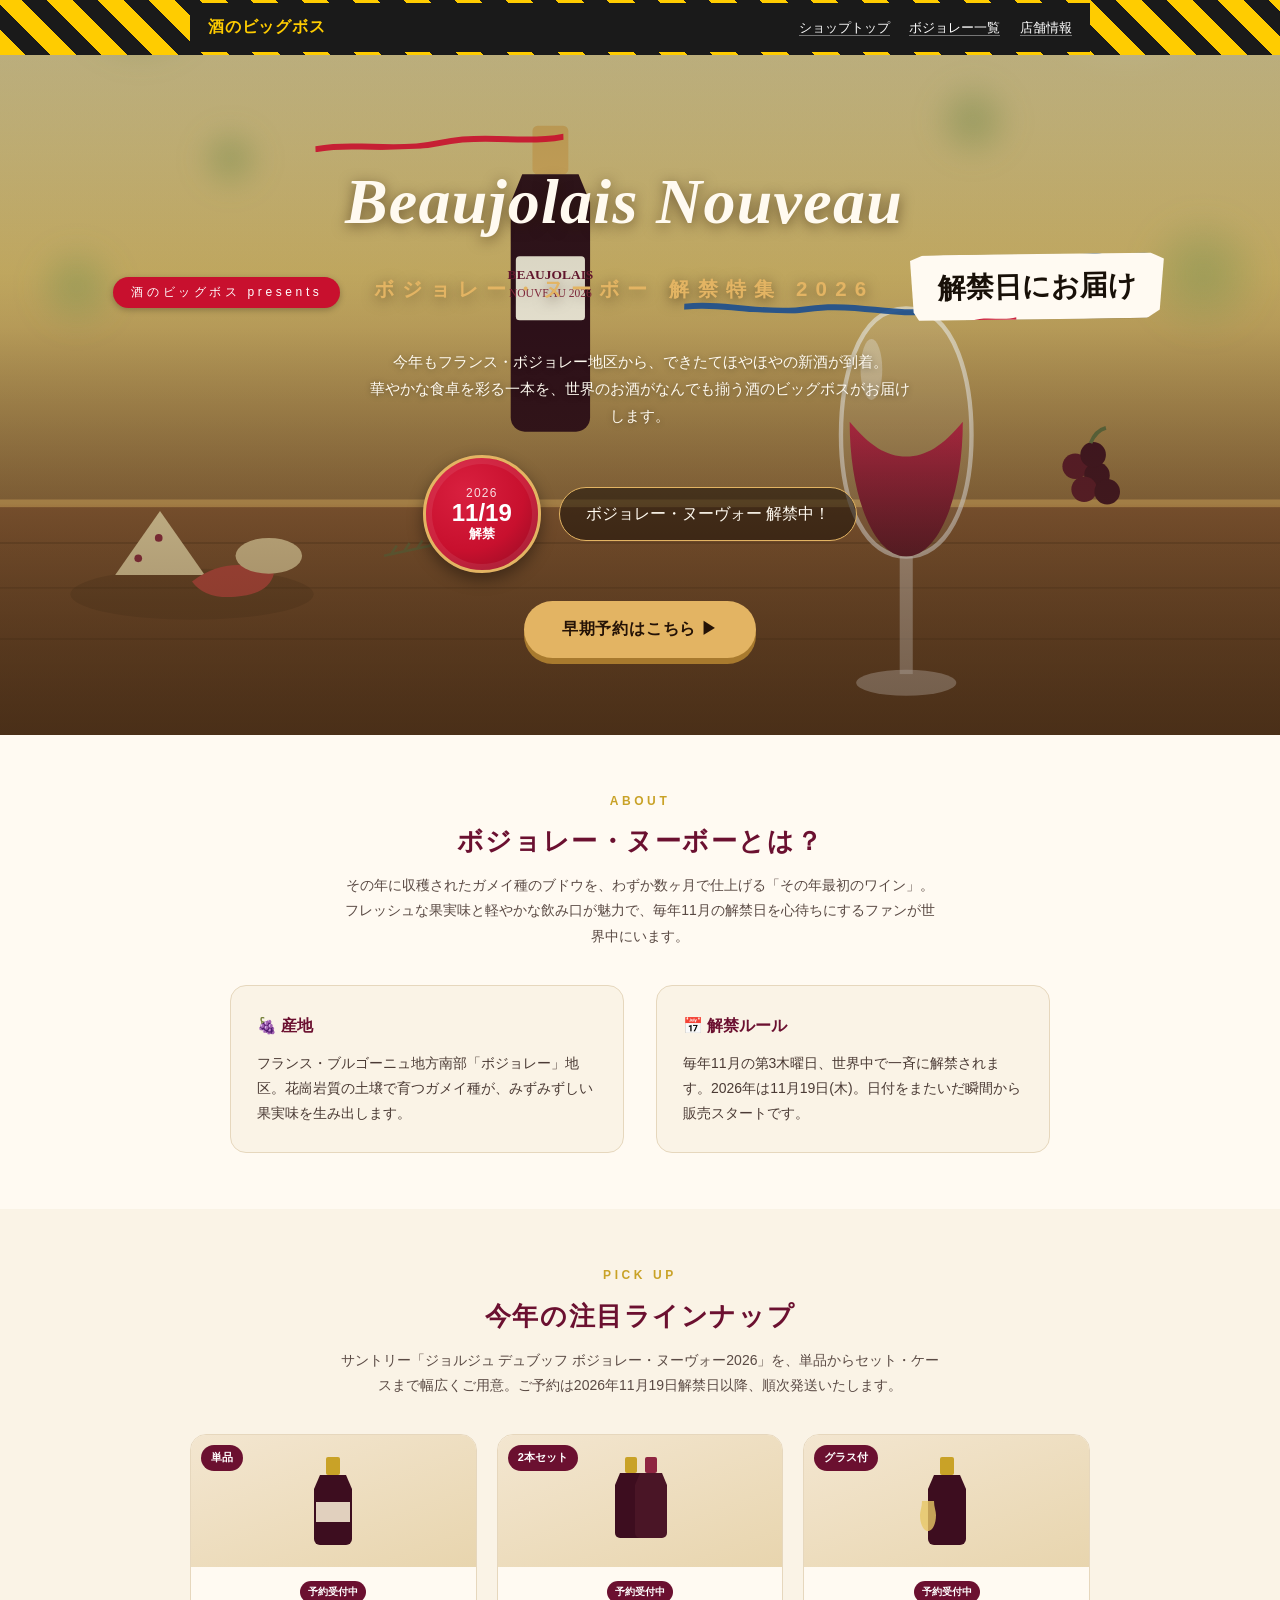
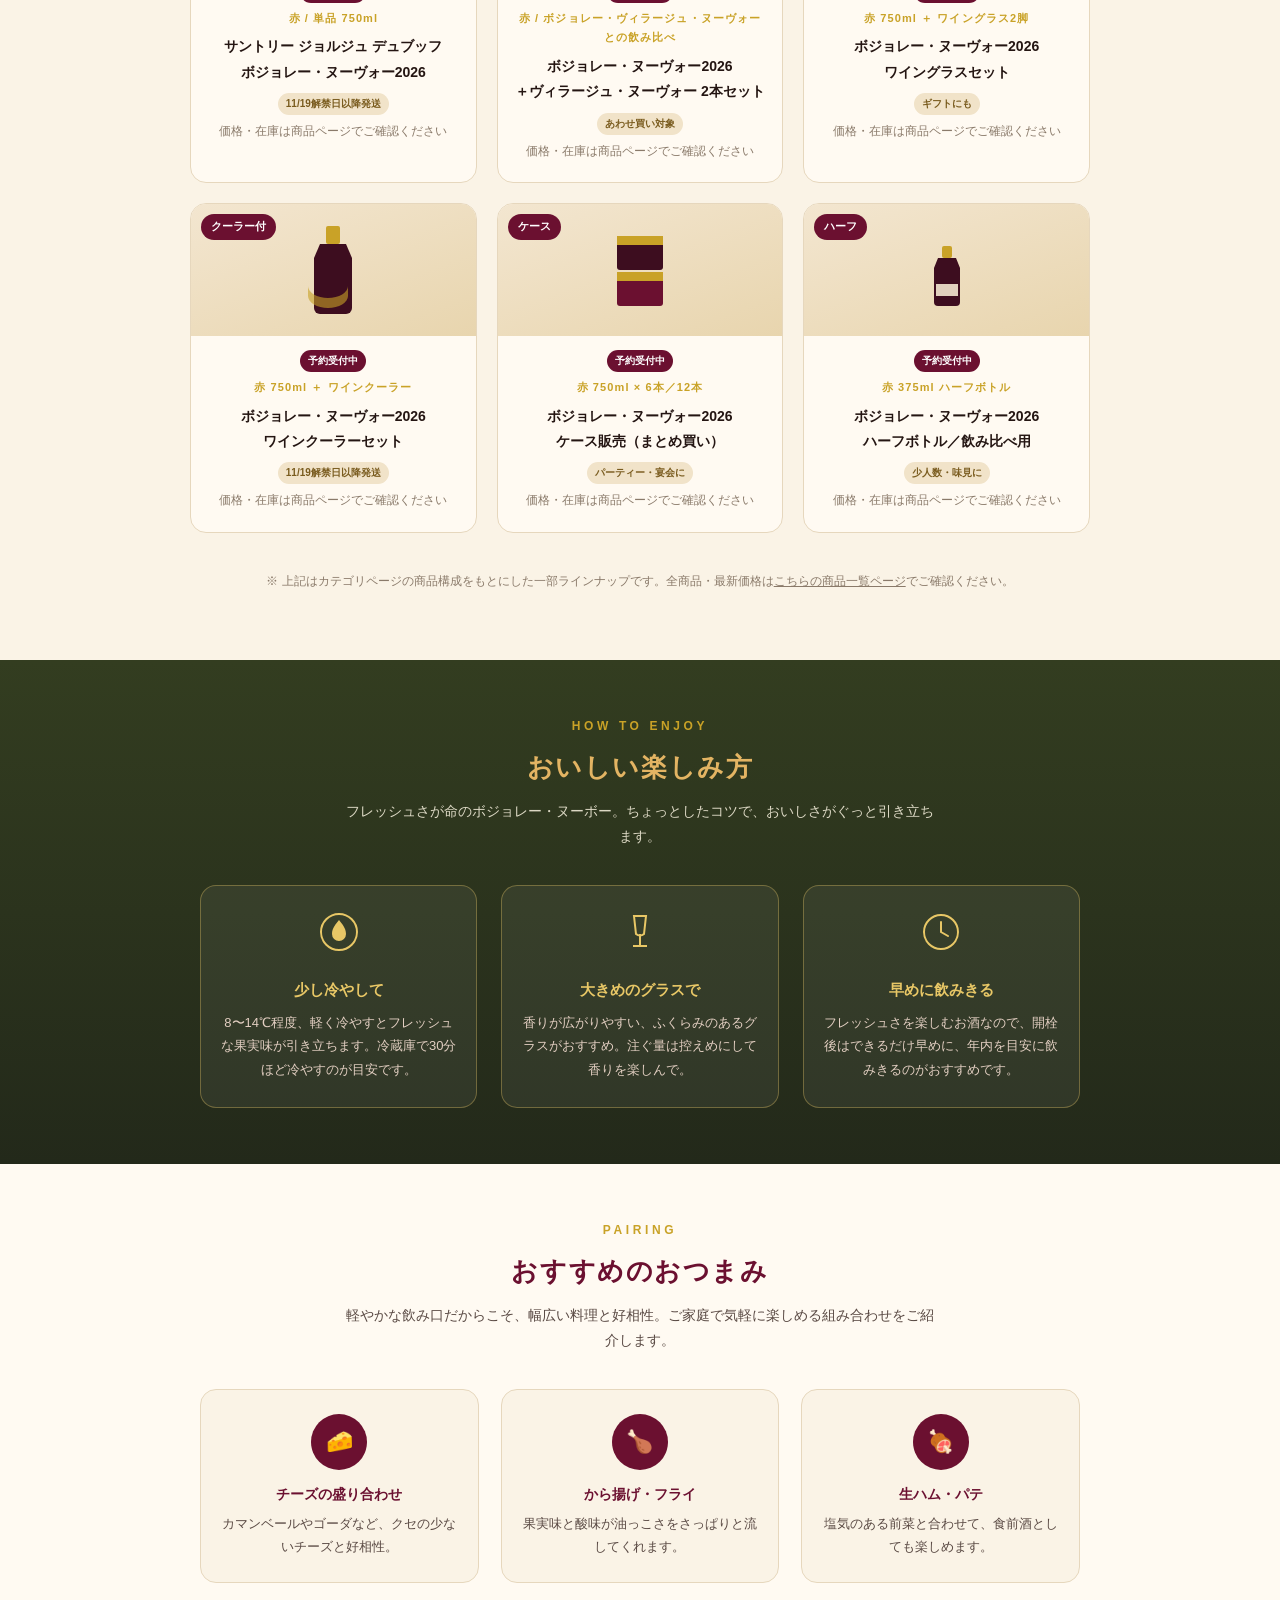
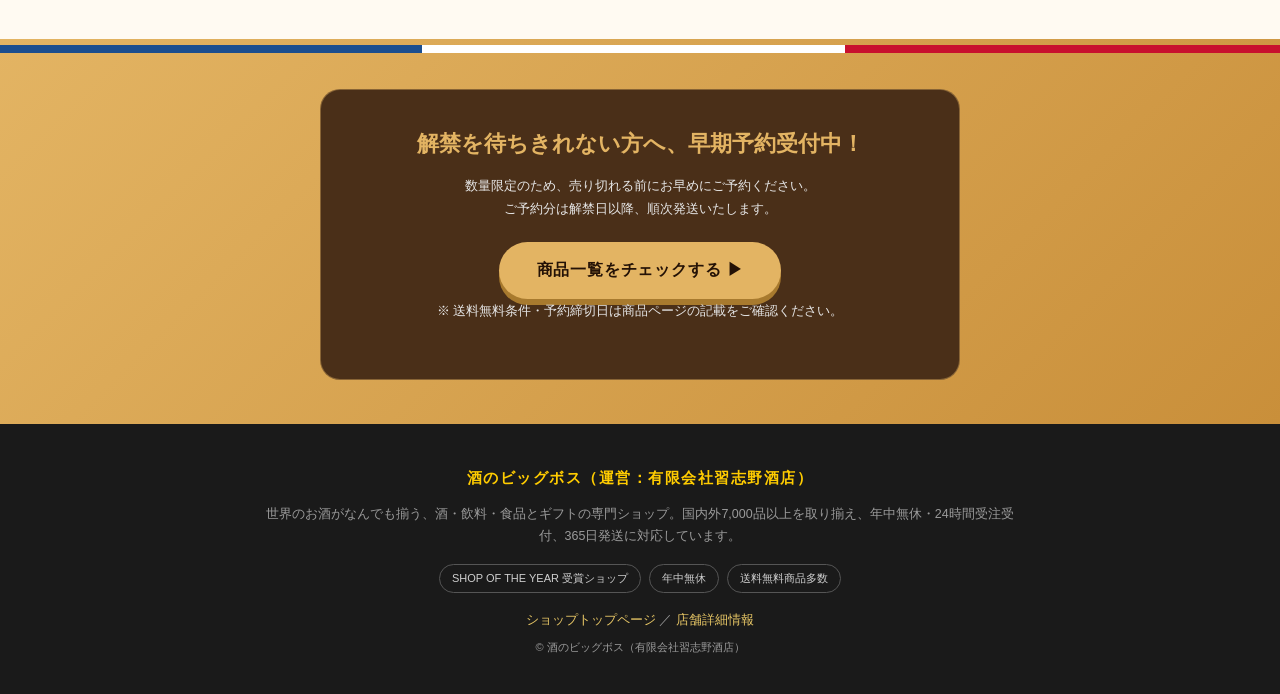
<file: index.html>
<!DOCTYPE html>
<!--
  酒のビッグボス「ボジョレー・ヌーボー特集ページ」
  ------------------------------------------------
  楽天市場のフリーページ／特集ページ用に作成した単一HTMLファイルです。
  画像はすべてCSS/インラインSVGで表現しているため、外部画像なしでも表示できますが、
  実際に公開する際は下記の「★差し替えポイント」を実店舗の情報に合わせて更新してください。

  商品ラインナップは実際のカテゴリページ
  https://item.rakuten.co.jp/bigbossshibazaki/c/0000002530/ の構成（サントリー ジョルジュ
  デュブッフ ボジョレー・ヌーヴォー2026、単品／2本セット／グラス付／クーラー付／ケース／ハーフ）
  に合わせています。個別の正確な価格・商品コードは変動するため、価格欄はあえて
  「商品ページでご確認ください」としています。

  ★差し替えポイント一覧
   1. 商品ラインナップ（.product-card）: 正確な価格を表示したい場合はここに追記
   2. 解禁日カウントダウンの表示（.hero-date）: 年度が変わったら日付を更新
   3. 送料無料ラインや予約締切などのキャンペーン条件（.cta-note）
   4. ショップ公式リンク（.js-shop-link）: 実際のURLに差し替え推奨
-->
<html lang="ja">
<head>
<meta charset="UTF-8">
<meta name="viewport" content="width=device-width, initial-scale=1.0">
<title>ボジョレー・ヌーボー2026 解禁特集 | 酒のビッグボス</title>
<style>
  :root{
    --wine-dark:#3d0d1f;
    --wine:#6b1030;
    --wine-light:#8f2540;
    --gold:#c9a227;
    --gold-light:#e8c766;
    --cream:#faf3e6;
    --paper:#fffaf2;
    --ink:#241512;
    --bb-yellow:#ffcc00;
    --bb-black:#1a1a1a;
    --garden-green:#5c6b3f;
    --garden-green-dark:#333d20;
    --garden-gold:#e3b463;
    --wood:#7a5230;
    --wood-dark:#4a2f18;
    --fr-blue:#1b4e8f;
    --fr-red:#c8102e;
  }
  *{box-sizing:border-box;}
  body{
    margin:0;
    padding:0;
    background:var(--cream);
    color:var(--ink);
    font-family:"Yu Gothic","Hiragino Kaku Gothic ProN","Noto Sans JP",sans-serif;
    line-height:1.8;
  }
  a{color:inherit;}
  img{max-width:100%;display:block;}
  .wrap{max-width:900px;margin:0 auto;}

  /* ===== ショップ識別バー ===== */
  .shop-bar{
    background:repeating-linear-gradient(45deg,var(--bb-yellow) 0 18px,var(--bb-black) 18px 36px);
    padding:3px 0;
  }
  .shop-bar-inner{
    background:var(--bb-black);
    color:#fff;
    display:flex;
    align-items:center;
    justify-content:space-between;
    flex-wrap:wrap;
    gap:8px;
    padding:10px 18px;
    max-width:900px;
    margin:0 auto;
    font-size:13px;
  }
  .shop-bar-logo{
    font-size:16px;
    font-weight:900;
    letter-spacing:.05em;
    color:var(--bb-yellow);
  }
  .shop-bar-nav a{
    color:#fff;
    text-decoration:none;
    margin-left:16px;
    border-bottom:1px solid rgba(255,255,255,.4);
    white-space:nowrap;
  }
  .shop-bar-nav a:hover{border-color:var(--bb-yellow);color:var(--bb-yellow);}

  /* ===== ヒーロー：フランスの庭園テラス風 ===== */
  .hero{
    position:relative;
    background:linear-gradient(180deg, #efd9a0 0%, #d8b96a 32%, var(--wood) 78%, var(--wood-dark) 100%);
    color:var(--ink);
    text-align:center;
    overflow:hidden;
    min-height:680px;
    display:flex;
    flex-direction:column;
    justify-content:center;
    padding:52px 20px 40px;
  }
  .hero-scene{
    position:absolute;
    inset:0;
    z-index:0;
    pointer-events:none;
  }
  .hero-scene svg{width:100%;height:100%;display:block;}
  .hero-overlay{
    position:absolute;
    inset:0;
    z-index:1;
    background:linear-gradient(180deg, rgba(51,61,32,.28) 0%, rgba(51,61,32,.12) 40%, rgba(74,47,24,.55) 100%);
    pointer-events:none;
  }
  .hero-content{position:relative;z-index:2;}
  .hero-eyebrow{
    display:inline-block;
    font-size:12px;
    letter-spacing:.3em;
    color:#fff;
    background:var(--fr-red);
    padding:5px 18px;
    border-radius:999px;
    margin-bottom:18px;
    box-shadow:0 2px 6px rgba(0,0,0,.25);
  }
  .hero-title-wrap{position:relative;display:inline-block;margin:0 0 14px;}
  .brush{position:absolute;height:14px;opacity:.9;}
  .brush path{stroke:none;}
  .brush-red{left:-6%;top:-10px;width:46%;transform:rotate(-2deg);}
  .brush-blue{right:-6%;bottom:-6px;width:46%;transform:rotate(2deg);}
  .hero h1{
    font-family:"Brush Script MT","Segoe Script","Yu Mincho","Hiragino Mincho ProN",cursive,serif;
    font-size:clamp(36px,7.5vw,64px);
    margin:0;
    letter-spacing:.02em;
    color:#fffaf0;
    text-shadow:0 3px 14px rgba(40,20,5,.55);
    font-style:italic;
  }
  .hero h1 small{
    display:block;
    font-family:"Yu Gothic","Hiragino Kaku Gothic ProN",sans-serif;
    font-style:normal;
    font-size:.32em;
    letter-spacing:.4em;
    color:var(--garden-gold);
    margin-top:12px;
    font-weight:900;
  }
  .hero-jp-banner{
    display:inline-block;
    position:relative;
    background:var(--paper);
    color:#181008;
    font-weight:900;
    font-size:clamp(20px,3.6vw,28px);
    padding:14px 30px;
    margin:22px 0 10px;
    transform:rotate(-1.2deg);
    clip-path:polygon(1% 8%,6% 0,94% 3%,99% 12%,97% 88%,92% 100%,4% 97%,2% 85%);
    box-shadow:0 8px 18px rgba(0,0,0,.3);
    line-height:1.4;
  }
  .hero-jp-banner .brush{height:8px;}
  .hero-jp-banner .brush-red{left:6%;bottom:-4px;top:auto;width:36%;}
  .hero-jp-banner .brush-blue{right:6%;bottom:auto;top:-6px;width:36%;}
  .hero p.lead{
    max-width:540px;
    margin:18px auto 26px;
    font-size:15px;
    color:#fffaf0;
    text-shadow:0 1px 6px rgba(0,0,0,.4);
  }
  .hero-badges{
    display:flex;
    align-items:center;
    justify-content:center;
    gap:18px;
    flex-wrap:wrap;
    margin-top:8px;
  }
  .wax-seal{
    width:118px;height:118px;
    border-radius:50%;
    background:radial-gradient(circle at 35% 30%, #d9203f, var(--fr-red) 55%, #8a0c22 100%);
    border:3px solid var(--garden-gold);
    box-shadow:0 6px 16px rgba(0,0,0,.4), inset 0 0 0 6px rgba(255,255,255,.08);
    color:#fff;
    display:flex;
    flex-direction:column;
    align-items:center;
    justify-content:center;
    line-height:1.1;
  }
  .wax-seal .yr{font-size:12px;letter-spacing:.1em;opacity:.85;}
  .wax-seal .md{font-size:24px;font-weight:900;}
  .wax-seal .kanji{font-size:13px;font-weight:700;}
  .countdown-pill{
    display:inline-flex;
    align-items:baseline;
    gap:8px;
    background:rgba(24,16,8,.55);
    border:1px solid var(--garden-gold);
    border-radius:999px;
    padding:12px 26px;
    color:#fffaf0;
  }
  .countdown-pill .cd-num{
    font-size:28px;
    font-weight:900;
    color:var(--garden-gold);
  }
  .hero-cta{
    margin-top:28px;
  }
  .btn{
    display:inline-block;
    background:var(--garden-gold);
    color:#241206;
    font-weight:900;
    padding:14px 38px;
    border-radius:999px;
    text-decoration:none;
    font-size:16px;
    letter-spacing:.05em;
    box-shadow:0 6px 0 #a87a2e;
    transition:transform .15s;
  }
  .btn:hover{transform:translateY(-2px);}

  /* ===== セクション共通 ===== */
  section{padding:56px 20px;}
  .section-title{
    text-align:center;
    margin:0 0 8px;
    font-size:26px;
    font-weight:900;
    color:var(--wine);
    letter-spacing:.06em;
  }
  .section-title span{
    display:block;
    font-size:12px;
    color:var(--gold);
    letter-spacing:.3em;
    margin-bottom:6px;
    font-weight:700;
  }
  .section-sub{
    text-align:center;
    max-width:600px;
    margin:0 auto 36px;
    color:#5a4a44;
    font-size:14px;
  }

  /* ===== イントロ ===== */
  .intro{background:var(--paper);}
  .intro-grid{
    display:grid;
    grid-template-columns:1fr 1fr;
    gap:32px;
    max-width:820px;
    margin:0 auto;
    align-items:center;
  }
  .intro-card{
    background:var(--cream);
    border:1px solid #e6d7bd;
    border-radius:16px;
    padding:26px;
    font-size:14px;
    color:#4a3a34;
  }
  .intro-card h3{
    margin:0 0 10px;
    color:var(--wine);
    font-size:16px;
  }
  @media (max-width:640px){.intro-grid{grid-template-columns:1fr;}}

  /* ===== 商品ラインナップ ===== */
  .lineup{background:var(--cream);}
  .product-grid{
    display:grid;
    grid-template-columns:repeat(3,1fr);
    gap:20px;
    max-width:900px;
    margin:0 auto;
  }
  .product-card{
    background:var(--paper);
    border-radius:16px;
    overflow:hidden;
    border:1px solid #e6d7bd;
    text-align:center;
    transition:box-shadow .15s, transform .15s;
  }
  .product-card:hover{box-shadow:0 10px 24px rgba(107,16,48,.15);transform:translateY(-3px);}
  .product-card a.card-link{text-decoration:none;color:inherit;display:block;}
  .product-thumb{
    background:linear-gradient(160deg,#f3e6d0,#e8d5ae);
    padding:22px 0 10px;
    position:relative;
  }
  .product-badge{
    position:absolute;
    top:10px;
    left:10px;
    background:var(--wine);
    color:#fff;
    font-size:11px;
    font-weight:700;
    padding:3px 10px;
    border-radius:999px;
  }
  .product-tags{
    display:flex;
    flex-wrap:wrap;
    gap:4px;
    justify-content:center;
    margin-bottom:6px;
  }
  .product-tags span{
    font-size:10px;
    font-weight:700;
    padding:2px 8px;
    border-radius:999px;
  }
  .tag-reserve{background:var(--wine);color:#fff;}
  .tag-ship{background:#f1e3c9;color:#7a5c1f;}
  .product-info{padding:14px 16px 20px;}
  .product-type{
    font-size:11px;
    color:var(--gold);
    font-weight:700;
    letter-spacing:.1em;
  }
  .product-name{
    font-size:14px;
    font-weight:700;
    margin:6px 0 8px;
    color:var(--ink);
    min-height:38px;
  }
  .product-price{
    font-size:12px;
    color:#8a7a6a;
  }
  .product-note{
    margin-top:38px;
    text-align:center;
    font-size:12px;
    color:#8a7a6a;
  }
  @media (max-width:700px){.product-grid{grid-template-columns:repeat(2,1fr);}}
  @media (max-width:420px){.product-grid{grid-template-columns:1fr 1fr;gap:12px;}}

  /* ===== 楽しみ方ガイド ===== */
  .guide{background:linear-gradient(180deg, var(--garden-green-dark), #23291a);color:var(--cream);}
  .guide .section-title{color:var(--garden-gold);}
  .guide .section-sub{color:#dcd8c4;}
  .guide-grid{
    display:grid;
    grid-template-columns:repeat(3,1fr);
    gap:24px;
    max-width:880px;
    margin:0 auto;
  }
  .guide-card{
    background:rgba(255,255,255,.06);
    border:1px solid rgba(232,199,102,.35);
    border-radius:16px;
    padding:26px 18px;
    text-align:center;
  }
  .guide-icon{margin:0 auto 14px;}
  .guide-card h4{margin:0 0 8px;font-size:15px;color:var(--gold-light);}
  .guide-card p{margin:0;font-size:13px;color:#e3cfc2;}
  @media (max-width:700px){.guide-grid{grid-template-columns:1fr;}}

  /* ===== ペアリング ===== */
  .pairing{background:var(--paper);}
  .pairing-grid{
    display:grid;
    grid-template-columns:repeat(3,1fr);
    gap:22px;
    max-width:880px;
    margin:0 auto;
  }
  .pairing-card{
    background:var(--cream);
    border-radius:16px;
    padding:24px 16px;
    text-align:center;
    border:1px solid #e6d7bd;
  }
  .pairing-card .emoji-badge{
    width:56px;height:56px;line-height:56px;
    border-radius:50%;
    background:var(--wine);
    color:#fff;
    margin:0 auto 12px;
    font-size:22px;
  }
  .pairing-card h4{margin:0 0 6px;font-size:14px;color:var(--wine);}
  .pairing-card p{margin:0;font-size:12.5px;color:#5a4a44;}
  @media (max-width:700px){.pairing-grid{grid-template-columns:1fr;}}

  /* ===== CTA バナー ===== */
  .cta-banner{
    background:linear-gradient(135deg, var(--garden-gold), #c98f3a);
    padding:6px 0 44px;
    text-align:center;
  }
  .cta-banner-stripe{
    height:8px;
    background:linear-gradient(90deg, var(--fr-blue) 0 33%, #fff 33% 66%, var(--fr-red) 66% 100%);
    margin-bottom:36px;
  }
  .cta-inner{
    background:var(--wood-dark);
    color:#fff;
    max-width:640px;
    margin:0 auto;
    border-radius:20px;
    padding:34px 24px;
    border:1px solid rgba(227,180,99,.4);
  }
  .cta-inner h3{
    margin:0 0 10px;
    font-size:22px;
    color:var(--garden-gold);
  }
  .cta-inner p{margin:0 0 22px;font-size:13px;color:#e6e6e6;}
  .cta-note{margin-top:14px;font-size:11px;color:#b8b8b8;}

  /* ===== フッター（ショップ情報） ===== */
  footer{
    background:var(--bb-black);
    color:#cfcfcf;
    padding:40px 20px 30px;
    font-size:12.5px;
  }
  .footer-inner{max-width:760px;margin:0 auto;text-align:center;}
  .footer-inner h5{
    color:var(--bb-yellow);
    font-size:15px;
    letter-spacing:.1em;
    margin:0 0 12px;
  }
  .footer-badges{
    display:flex;
    justify-content:center;
    flex-wrap:wrap;
    gap:8px;
    margin:16px 0;
  }
  .footer-badges span{
    border:1px solid #555;
    border-radius:999px;
    padding:4px 12px;
    font-size:11px;
  }
  .footer-inner a{color:var(--gold-light);text-decoration:none;}
  .footer-inner a:hover{text-decoration:underline;}
  .footer-inner p{margin:6px 0;color:#9a9a9a;}
  .copyright{margin-top:20px;font-size:11px;color:#666;}
</style>
</head>
<body>

  <!-- ショップ識別バー -->
  <div class="shop-bar">
    <div class="shop-bar-inner">
      <div class="shop-bar-logo">酒のビッグボス</div>
      <nav class="shop-bar-nav">
        <a class="js-shop-link" href="https://www.rakuten.co.jp/bigbossshibazaki/" target="_blank" rel="noopener">ショップトップ</a>
        <a href="https://search.rakuten.co.jp/search/mall/%E3%83%9C%E3%82%B8%E3%83%A7%E3%83%AC%E3%83%BC%E3%83%8C%E3%83%BC%E3%83%9C%E3%83%BC2026/?l-id=shoptop_shopmenu_search_bar&sid=224915" target="_blank" rel="noopener">ボジョレー一覧</a>
        <a class="js-shop-link" href="https://www.rakuten.co.jp/bigbossshibazaki/info.html" target="_blank" rel="noopener">店舗情報</a>
      </nav>
    </div>
  </div>

  <!-- ヒーロー：フランスの庭園テラスを思わせる豪華な食卓演出 -->
  <div class="hero">
    <div class="hero-scene" aria-hidden="true">
      <svg viewBox="0 0 1000 680" preserveAspectRatio="xMidYMax slice">
        <defs>
          <linearGradient id="wineFill" x1="0" y1="0" x2="0" y2="1">
            <stop offset="0%" stop-color="#c22447"/>
            <stop offset="100%" stop-color="#5a0f26"/>
          </linearGradient>
          <linearGradient id="woodTable" x1="0" y1="0" x2="0" y2="1">
            <stop offset="0%" stop-color="#8a5a34"/>
            <stop offset="100%" stop-color="#4a2f18"/>
          </linearGradient>
          <radialGradient id="sunGlow" cx="50%" cy="50%" r="50%">
            <stop offset="0%" stop-color="#fff3cf" stop-opacity=".85"/>
            <stop offset="100%" stop-color="#fff3cf" stop-opacity="0"/>
          </radialGradient>
          <radialGradient id="leafBokeh" cx="50%" cy="50%" r="50%">
            <stop offset="0%" stop-color="#8aa25a" stop-opacity=".55"/>
            <stop offset="100%" stop-color="#8aa25a" stop-opacity="0"/>
          </radialGradient>
          <filter id="soften" x="-50%" y="-50%" width="200%" height="200%">
            <feGaussianBlur stdDeviation="9"/>
          </filter>
        </defs>

        <!-- 背景：木漏れ日と緑の玉ボケ（庭園テラスのイメージ） -->
        <g>
          <circle cx="110" cy="100" r="60" fill="url(#leafBokeh)" filter="url(#soften)"/>
          <circle cx="880" cy="80" r="80" fill="url(#sunGlow)" filter="url(#soften)"/>
          <circle cx="760" cy="200" r="34" fill="url(#leafBokeh)" filter="url(#soften)"/>
          <circle cx="180" cy="230" r="28" fill="url(#leafBokeh)" filter="url(#soften)"/>
          <circle cx="470" cy="70" r="46" fill="url(#sunGlow)" filter="url(#soften)"/>
          <circle cx="940" cy="320" r="50" fill="url(#leafBokeh)" filter="url(#soften)"/>
          <circle cx="60" cy="330" r="36" fill="url(#leafBokeh)" filter="url(#soften)"/>
        </g>

        <!-- 木製テーブル -->
        <rect x="0" y="500" width="1000" height="180" fill="url(#woodTable)"/>
        <rect x="0" y="496" width="1000" height="6" fill="#e3b463" opacity=".7"/>
        <g stroke="#3a2410" stroke-width="1" opacity=".35">
          <line x1="0" y1="530" x2="1000" y2="530"/>
          <line x1="0" y1="565" x2="1000" y2="565"/>
          <line x1="0" y1="605" x2="1000" y2="605"/>
        </g>

        <!-- 中央：ワインボトル -->
        <g transform="translate(430,300)">
          <rect x="-14" y="-96" width="28" height="38" rx="4" fill="#e3b463"/>
          <path d="M-22 -58 h44 l9 22 v168 a11 11 0 0 1 -11 11 h-40 a11 11 0 0 1 -11 -11 v-168 Z" fill="#2c0a18"/>
          <rect x="-27" y="6" width="54" height="50" rx="3" fill="#fbf4e4"/>
          <text x="0" y="24" text-anchor="middle" font-size="10.5" font-weight="700" fill="#6b1030" font-family="Georgia, serif">BEAUJOLAIS</text>
          <text x="0" y="38" text-anchor="middle" font-size="9" fill="#8f2540" font-family="Georgia, serif">NOUVEAU 2026</text>
        </g>

        <!-- 右：ワイングラス（大・豪華に強調） -->
        <g transform="translate(640,340) scale(1.7)">
          <path d="M40 4 C16 4 10 40 10 62 C10 96 22 118 40 118 C58 118 70 96 70 62 C70 40 64 4 40 4 Z"
                fill="rgba(255,255,255,0.08)" stroke="rgba(255,255,255,0.6)" stroke-width="2"/>
          <path d="M14 56 C14 90 25 118 40 118 C55 118 66 90 66 56 C57 67 49 72 40 72 C31 72 23 67 14 56 Z" fill="url(#wineFill)"/>
          <rect x="37" y="118" width="6" height="54" fill="rgba(255,255,255,0.45)"/>
          <ellipse cx="40" cy="176" rx="23" ry="6" fill="rgba(255,255,255,0.45)"/>
          <ellipse cx="24" cy="32" rx="5" ry="14" fill="#ffffff" opacity=".35"/>
        </g>

        <!-- 左手前：チーズ・パン・生ハムの盛り合わせ -->
        <g transform="translate(90,500)">
          <ellipse cx="60" cy="70" rx="95" ry="20" fill="#3a2410" opacity=".25"/>
          <path d="M0 55 L70 55 L35 5 Z" fill="#f3e2b0"/>
          <circle cx="18" cy="42" r="3" fill="#8f2540"/>
          <circle cx="34" cy="26" r="3" fill="#8f2540"/>
          <path d="M60 60 q30 -22 64 -6 q-4 16 -30 18 q-24 2 -34 -12 Z" fill="#c0463f"/>
          <ellipse cx="120" cy="40" rx="26" ry="14" fill="#e8d3a0"/>
        </g>

        <!-- 右下：ぶどうの房 -->
        <g transform="translate(840,470)">
          <circle cx="0" cy="0" r="10" fill="#5a1428"/>
          <circle cx="17" cy="7" r="10" fill="#3d0d1f"/>
          <circle cx="7" cy="18" r="10" fill="#5a1428"/>
          <circle cx="25" cy="20" r="10" fill="#3d0d1f"/>
          <circle cx="14" cy="-9" r="10" fill="#3d0d1f"/>
          <path d="M12 -18 q4 -10 12 -12" stroke="#5c6b3f" stroke-width="3" fill="none"/>
        </g>

        <!-- ローズマリーの小枝 -->
        <g transform="translate(300,540)" stroke="#5c6b3f" stroke-width="2" opacity=".8">
          <line x1="0" y1="0" x2="46" y2="-10"/>
          <line x1="6" y1="-2" x2="10" y2="-8"/>
          <line x1="16" y1="-4" x2="20" y2="-10"/>
          <line x1="26" y1="-6" x2="30" y2="-12"/>
          <line x1="36" y1="-8" x2="40" y2="-14"/>
        </g>
      </svg>
    </div>
    <div class="hero-overlay"></div>

    <div class="hero-content">
      <div class="hero-eyebrow">酒のビッグボス presents</div>

      <div class="hero-title-wrap">
        <svg class="brush brush-red" viewBox="0 0 120 14" preserveAspectRatio="none" aria-hidden="true"><path d="M2,8 C20,2 40,14 60,6 C80,-2 100,10 118,4 L118,10 C100,16 80,4 60,12 C40,20 20,8 2,14 Z" fill="#c8102e"/></svg>
        <h1>Beaujolais Nouveau<small>ボジョレー・ヌーボー 解禁特集 2026</small></h1>
        <svg class="brush brush-blue" viewBox="0 0 120 14" preserveAspectRatio="none" aria-hidden="true"><path d="M2,8 C20,2 40,14 60,6 C80,-2 100,10 118,4 L118,10 C100,16 80,4 60,12 C40,20 20,8 2,14 Z" fill="#1b4e8f"/></svg>
      </div>

      <div class="hero-jp-banner">
        <svg class="brush brush-red" viewBox="0 0 120 14" preserveAspectRatio="none" aria-hidden="true"><path d="M2,8 C20,2 40,14 60,6 C80,-2 100,10 118,4 L118,10 C100,16 80,4 60,12 C40,20 20,8 2,14 Z" fill="#c8102e"/></svg>
        解禁日にお届け
        <svg class="brush brush-blue" viewBox="0 0 120 14" preserveAspectRatio="none" aria-hidden="true"><path d="M2,8 C20,2 40,14 60,6 C80,-2 100,10 118,4 L118,10 C100,16 80,4 60,12 C40,20 20,8 2,14 Z" fill="#1b4e8f"/></svg>
      </div>

      <p class="lead">今年もフランス・ボジョレー地区から、できたてほやほやの新酒が到着。<br>華やかな食卓を彩る一本を、世界のお酒がなんでも揃う酒のビッグボスがお届けします。</p>

      <div class="hero-badges">
        <div class="wax-seal">
          <span class="yr">2026</span>
          <span class="md">11/19</span>
          <span class="kanji">解禁</span>
        </div>
        <div class="countdown-pill">
          <span>解禁まであと</span>
          <span class="cd-num" id="days-left">--</span>
          <span>日</span>
        </div>
      </div>

      <div class="hero-cta">
        <a class="btn" href="https://search.rakuten.co.jp/search/mall/%E3%83%9C%E3%82%B8%E3%83%A7%E3%83%AC%E3%83%BC%E3%83%8C%E3%83%BC%E3%83%9C%E3%83%BC2026/?l-id=shoptop_shopmenu_search_bar&sid=224915" target="_blank" rel="noopener">早期予約はこちら ▶</a>
      </div>
    </div>
  </div>

  <script>
    (function(){
      var el = document.getElementById('days-left');
      if(!el) return;
      var target = new Date('2026-11-19T00:00:00+09:00').getTime();
      var now = new Date().getTime();
      var diff = target - now;
      if(diff <= 0){
        el.parentNode.innerHTML = '<span>ボジョレー・ヌーヴォー 解禁中！</span>';
        return;
      }
      el.textContent = Math.ceil(diff / 86400000);
    })();
  </script>

  <!-- イントロ：ボジョレー・ヌーボーとは -->
  <section class="intro">
    <div class="section-title"><span>ABOUT</span>ボジョレー・ヌーボーとは？</div>
    <p class="section-sub">その年に収穫されたガメイ種のブドウを、わずか数ヶ月で仕上げる「その年最初のワイン」。フレッシュな果実味と軽やかな飲み口が魅力で、毎年11月の解禁日を心待ちにするファンが世界中にいます。</p>
    <div class="intro-grid">
      <div class="intro-card">
        <h3>🍇 産地</h3>
        フランス・ブルゴーニュ地方南部「ボジョレー」地区。花崗岩質の土壌で育つガメイ種が、みずみずしい果実味を生み出します。
      </div>
      <div class="intro-card">
        <h3>📅 解禁ルール</h3>
        毎年11月の第3木曜日、世界中で一斉に解禁されます。2026年は11月19日(木)。日付をまたいだ瞬間から販売スタートです。
      </div>
    </div>
  </section>

  <!-- 商品ラインナップ -->
  <section class="lineup">
    <div class="section-title"><span>PICK UP</span>今年の注目ラインナップ</div>
    <p class="section-sub">サントリー「ジョルジュ デュブッフ ボジョレー・ヌーヴォー2026」を、単品からセット・ケースまで幅広くご用意。ご予約は2026年11月19日解禁日以降、順次発送いたします。</p>

    <!-- 実際のカテゴリページ https://item.rakuten.co.jp/bigbossshibazaki/c/0000002530/ の商品構成に合わせています。
         個別の価格・商品コードは変更される可能性があるため、正確な最新価格は商品ページでご確認ください。 -->
    <div class="product-grid">

      <div class="product-card">
        <a class="card-link" href="https://search.rakuten.co.jp/search/mall/%E3%83%9C%E3%82%B8%E3%83%A7%E3%83%AC%E3%83%BC%E3%83%8C%E3%83%BC%E3%83%9C%E3%83%BC2026/?l-id=shoptop_shopmenu_search_bar&sid=224915" target="_blank" rel="noopener">
          <div class="product-thumb">
            <span class="product-badge">単品</span>
            <svg width="70" height="90" viewBox="0 0 70 90" style="margin:0 auto;">
              <rect x="28" y="0" width="14" height="18" rx="2" fill="#c9a227"/>
              <path d="M22 18 h26 l6 14 v50 a6 6 0 0 1 -6 6 H22 a6 6 0 0 1 -6 -6 V32 Z" fill="#3d0d1f"/>
              <rect x="18" y="45" width="34" height="20" fill="#f3e6d0" opacity="0.9"/>
            </svg>
          </div>
          <div class="product-info">
            <div class="product-tags"><span class="tag-reserve">予約受付中</span></div>
            <div class="product-type">赤 / 単品 750ml</div>
            <div class="product-name">サントリー ジョルジュ デュブッフ<br>ボジョレー・ヌーヴォー2026</div>
            <div class="product-tags"><span class="tag-ship">11/19解禁日以降発送</span></div>
            <div class="product-price">価格・在庫は商品ページでご確認ください</div>
          </div>
        </a>
      </div>

      <div class="product-card">
        <a class="card-link" href="https://search.rakuten.co.jp/search/mall/%E3%83%9C%E3%82%B8%E3%83%A7%E3%83%AC%E3%83%BC%E3%83%8C%E3%83%BC%E3%83%9C%E3%83%BC2026/?l-id=shoptop_shopmenu_search_bar&sid=224915" target="_blank" rel="noopener">
          <div class="product-thumb">
            <span class="product-badge">2本セット</span>
            <svg width="70" height="90" viewBox="0 0 70 90" style="margin:0 auto;">
              <rect x="20" y="0" width="12" height="16" rx="2" fill="#c9a227"/>
              <path d="M15 16 h22 l5 12 v48 a5 5 0 0 1 -5 5 H15 a5 5 0 0 1 -5 -5 V28 Z" fill="#3d0d1f"/>
              <rect x="40" y="0" width="12" height="16" rx="2" fill="#8f2540"/>
              <path d="M35 16 h22 l5 12 v48 a5 5 0 0 1 -5 5 H35 a5 5 0 0 1 -5 -5 V28 Z" fill="#4a1526"/>
            </svg>
          </div>
          <div class="product-info">
            <div class="product-tags"><span class="tag-reserve">予約受付中</span></div>
            <div class="product-type">赤 / ボジョレー・ヴィラージュ・ヌーヴォーとの飲み比べ</div>
            <div class="product-name">ボジョレー・ヌーヴォー2026<br>＋ヴィラージュ・ヌーヴォー 2本セット</div>
            <div class="product-tags"><span class="tag-ship">あわせ買い対象</span></div>
            <div class="product-price">価格・在庫は商品ページでご確認ください</div>
          </div>
        </a>
      </div>

      <div class="product-card">
        <a class="card-link" href="https://search.rakuten.co.jp/search/mall/%E3%83%9C%E3%82%B8%E3%83%A7%E3%83%AC%E3%83%BC%E3%83%8C%E3%83%BC%E3%83%9C%E3%83%BC2026/?l-id=shoptop_shopmenu_search_bar&sid=224915" target="_blank" rel="noopener">
          <div class="product-thumb">
            <span class="product-badge">グラス付</span>
            <svg width="70" height="90" viewBox="0 0 70 90" style="margin:0 auto;">
              <rect x="28" y="0" width="14" height="18" rx="2" fill="#c9a227"/>
              <path d="M22 18 h26 l6 14 v50 a6 6 0 0 1 -6 6 H22 a6 6 0 0 1 -6 -6 V32 Z" fill="#3d0d1f"/>
              <path d="M8 58 C8 68 12 74 16 74 C20 74 24 68 24 58 C24 54 22 50 22 44 h-12 c0 6 -2 10 -2 14 Z" fill="#e8c766" opacity=".8"/>
            </svg>
          </div>
          <div class="product-info">
            <div class="product-tags"><span class="tag-reserve">予約受付中</span></div>
            <div class="product-type">赤 750ml ＋ ワイングラス2脚</div>
            <div class="product-name">ボジョレー・ヌーヴォー2026<br>ワイングラスセット</div>
            <div class="product-tags"><span class="tag-ship">ギフトにも</span></div>
            <div class="product-price">価格・在庫は商品ページでご確認ください</div>
          </div>
        </a>
      </div>

      <div class="product-card">
        <a class="card-link" href="https://search.rakuten.co.jp/search/mall/%E3%83%9C%E3%82%B8%E3%83%A7%E3%83%AC%E3%83%BC%E3%83%8C%E3%83%BC%E3%83%9C%E3%83%BC2026/?l-id=shoptop_shopmenu_search_bar&sid=224915" target="_blank" rel="noopener">
          <div class="product-thumb">
            <span class="product-badge">クーラー付</span>
            <svg width="70" height="90" viewBox="0 0 70 90" style="margin:0 auto;">
              <rect x="28" y="0" width="14" height="18" rx="2" fill="#c9a227"/>
              <path d="M22 18 h26 l6 14 v50 a6 6 0 0 1 -6 6 H22 a6 6 0 0 1 -6 -6 V32 Z" fill="#3d0d1f"/>
              <path d="M10 60 a20 12 0 1 0 40 0 v10 a20 12 0 1 1 -40 0 Z" fill="#c9a227" opacity=".6"/>
            </svg>
          </div>
          <div class="product-info">
            <div class="product-tags"><span class="tag-reserve">予約受付中</span></div>
            <div class="product-type">赤 750ml ＋ ワインクーラー</div>
            <div class="product-name">ボジョレー・ヌーヴォー2026<br>ワインクーラーセット</div>
            <div class="product-tags"><span class="tag-ship">11/19解禁日以降発送</span></div>
            <div class="product-price">価格・在庫は商品ページでご確認ください</div>
          </div>
        </a>
      </div>

      <div class="product-card">
        <a class="card-link" href="https://search.rakuten.co.jp/search/mall/%E3%83%9C%E3%82%B8%E3%83%A7%E3%83%AC%E3%83%BC%E3%83%8C%E3%83%BC%E3%83%9C%E3%83%BC2026/?l-id=shoptop_shopmenu_search_bar&sid=224915" target="_blank" rel="noopener">
          <div class="product-thumb">
            <span class="product-badge">ケース</span>
            <svg width="70" height="90" viewBox="0 0 70 90" style="margin:0 auto;">
              <rect x="12" y="10" width="46" height="34" rx="3" fill="#3d0d1f"/>
              <rect x="12" y="46" width="46" height="34" rx="3" fill="#6b1030"/>
              <rect x="12" y="10" width="46" height="9" fill="#c9a227"/>
              <rect x="12" y="46" width="46" height="9" fill="#c9a227"/>
            </svg>
          </div>
          <div class="product-info">
            <div class="product-tags"><span class="tag-reserve">予約受付中</span></div>
            <div class="product-type">赤 750ml × 6本／12本</div>
            <div class="product-name">ボジョレー・ヌーヴォー2026<br>ケース販売（まとめ買い）</div>
            <div class="product-tags"><span class="tag-ship">パーティー・宴会に</span></div>
            <div class="product-price">価格・在庫は商品ページでご確認ください</div>
          </div>
        </a>
      </div>

      <div class="product-card">
        <a class="card-link" href="https://search.rakuten.co.jp/search/mall/%E3%83%9C%E3%82%B8%E3%83%A7%E3%83%AC%E3%83%BC%E3%83%8C%E3%83%BC%E3%83%9C%E3%83%BC2026/?l-id=shoptop_shopmenu_search_bar&sid=224915" target="_blank" rel="noopener">
          <div class="product-thumb">
            <span class="product-badge">ハーフ</span>
            <svg width="70" height="90" viewBox="0 0 70 90" style="margin:0 auto;">
              <rect x="30" y="20" width="10" height="12" rx="2" fill="#c9a227"/>
              <path d="M26 32 h18 l4 10 v34 a4 4 0 0 1 -4 4 H26 a4 4 0 0 1 -4 -4 V42 Z" fill="#3d0d1f"/>
              <rect x="24" y="58" width="22" height="12" fill="#f3e6d0" opacity="0.9"/>
            </svg>
          </div>
          <div class="product-info">
            <div class="product-tags"><span class="tag-reserve">予約受付中</span></div>
            <div class="product-type">赤 375ml ハーフボトル</div>
            <div class="product-name">ボジョレー・ヌーヴォー2026<br>ハーフボトル／飲み比べ用</div>
            <div class="product-tags"><span class="tag-ship">少人数・味見に</span></div>
            <div class="product-price">価格・在庫は商品ページでご確認ください</div>
          </div>
        </a>
      </div>

    </div>
    <p class="product-note">※ 上記はカテゴリページの商品構成をもとにした一部ラインナップです。全商品・最新価格は<a class="js-shop-link" href="https://search.rakuten.co.jp/search/mall/%E3%83%9C%E3%82%B8%E3%83%A7%E3%83%AC%E3%83%BC%E3%83%8C%E3%83%BC%E3%83%9C%E3%83%BC2026/?l-id=shoptop_shopmenu_search_bar&sid=224915" target="_blank" rel="noopener">こちらの商品一覧ページ</a>でご確認ください。</p>
  </section>

  <!-- 楽しみ方ガイド -->
  <section class="guide">
    <div class="section-title"><span>HOW TO ENJOY</span>おいしい楽しみ方</div>
    <p class="section-sub">フレッシュさが命のボジョレー・ヌーボー。ちょっとしたコツで、おいしさがぐっと引き立ちます。</p>
    <div class="guide-grid">
      <div class="guide-card">
        <svg class="guide-icon" width="40" height="40" viewBox="0 0 40 40"><circle cx="20" cy="20" r="18" fill="none" stroke="#e8c766" stroke-width="2"/><path d="M13 22c0-6 4-10 7-14 3 4 7 8 7 14a7 7 0 1 1 -14 0Z" fill="#e8c766"/></svg>
        <h4>少し冷やして</h4>
        <p>8〜14℃程度、軽く冷やすとフレッシュな果実味が引き立ちます。冷蔵庫で30分ほど冷やすのが目安です。</p>
      </div>
      <div class="guide-card">
        <svg class="guide-icon" width="40" height="40" viewBox="0 0 40 40"><path d="M14 4h12l-2 18a6 6 0 0 1 -8 0Z" fill="none" stroke="#e8c766" stroke-width="2"/><line x1="20" y1="22" x2="20" y2="34" stroke="#e8c766" stroke-width="2"/><line x1="13" y1="34" x2="27" y2="34" stroke="#e8c766" stroke-width="2"/></svg>
        <h4>大きめのグラスで</h4>
        <p>香りが広がりやすい、ふくらみのあるグラスがおすすめ。注ぐ量は控えめにして香りを楽しんで。</p>
      </div>
      <div class="guide-card">
        <svg class="guide-icon" width="40" height="40" viewBox="0 0 40 40"><circle cx="20" cy="20" r="17" fill="none" stroke="#e8c766" stroke-width="2"/><path d="M20 10v10l7 4" fill="none" stroke="#e8c766" stroke-width="2" stroke-linecap="round"/></svg>
        <h4>早めに飲みきる</h4>
        <p>フレッシュさを楽しむお酒なので、開栓後はできるだけ早めに、年内を目安に飲みきるのがおすすめです。</p>
      </div>
    </div>
  </section>

  <!-- ペアリング -->
  <section class="pairing">
    <div class="section-title"><span>PAIRING</span>おすすめのおつまみ</div>
    <p class="section-sub">軽やかな飲み口だからこそ、幅広い料理と好相性。ご家庭で気軽に楽しめる組み合わせをご紹介します。</p>
    <div class="pairing-grid">
      <div class="pairing-card">
        <div class="emoji-badge">🧀</div>
        <h4>チーズの盛り合わせ</h4>
        <p>カマンベールやゴーダなど、クセの少ないチーズと好相性。</p>
      </div>
      <div class="pairing-card">
        <div class="emoji-badge">🍗</div>
        <h4>から揚げ・フライ</h4>
        <p>果実味と酸味が油っこさをさっぱりと流してくれます。</p>
      </div>
      <div class="pairing-card">
        <div class="emoji-badge">🍖</div>
        <h4>生ハム・パテ</h4>
        <p>塩気のある前菜と合わせて、食前酒としても楽しめます。</p>
      </div>
    </div>
  </section>

  <!-- CTA バナー -->
  <div class="cta-banner">
    <div class="cta-banner-stripe"></div>
    <div class="cta-inner">
      <h3>解禁を待ちきれない方へ、早期予約受付中！</h3>
      <p>数量限定のため、売り切れる前にお早めにご予約ください。<br>ご予約分は解禁日以降、順次発送いたします。</p>
      <a class="btn" href="https://search.rakuten.co.jp/search/mall/%E3%83%9C%E3%82%B8%E3%83%A7%E3%83%AC%E3%83%BC%E3%83%8C%E3%83%BC%E3%83%9C%E3%83%BC2026/?l-id=shoptop_shopmenu_search_bar&sid=224915" target="_blank" rel="noopener">商品一覧をチェックする ▶</a>
      <p class="cta-note">※ 送料無料条件・予約締切日は商品ページの記載をご確認ください。</p>
    </div>
  </div>

  <!-- フッター：ショップ情報 -->
  <footer>
    <div class="footer-inner">
      <h5>酒のビッグボス（運営：有限会社習志野酒店）</h5>
      <p>世界のお酒がなんでも揃う、酒・飲料・食品とギフトの専門ショップ。国内外7,000品以上を取り揃え、年中無休・24時間受注受付、365日発送に対応しています。</p>
      <div class="footer-badges">
        <span>SHOP OF THE YEAR 受賞ショップ</span>
        <span>年中無休</span>
        <span>送料無料商品多数</span>
      </div>
      <p>
        <a class="js-shop-link" href="https://www.rakuten.co.jp/bigbossshibazaki/" target="_blank" rel="noopener">ショップトップページ</a>
        ／
        <a class="js-shop-link" href="https://www.rakuten.co.jp/bigbossshibazaki/info.html" target="_blank" rel="noopener">店舗詳細情報</a>
      </p>
      <p class="copyright">&copy; 酒のビッグボス（有限会社習志野酒店）</p>
    </div>
  </footer>

</body>
</html>
</file>
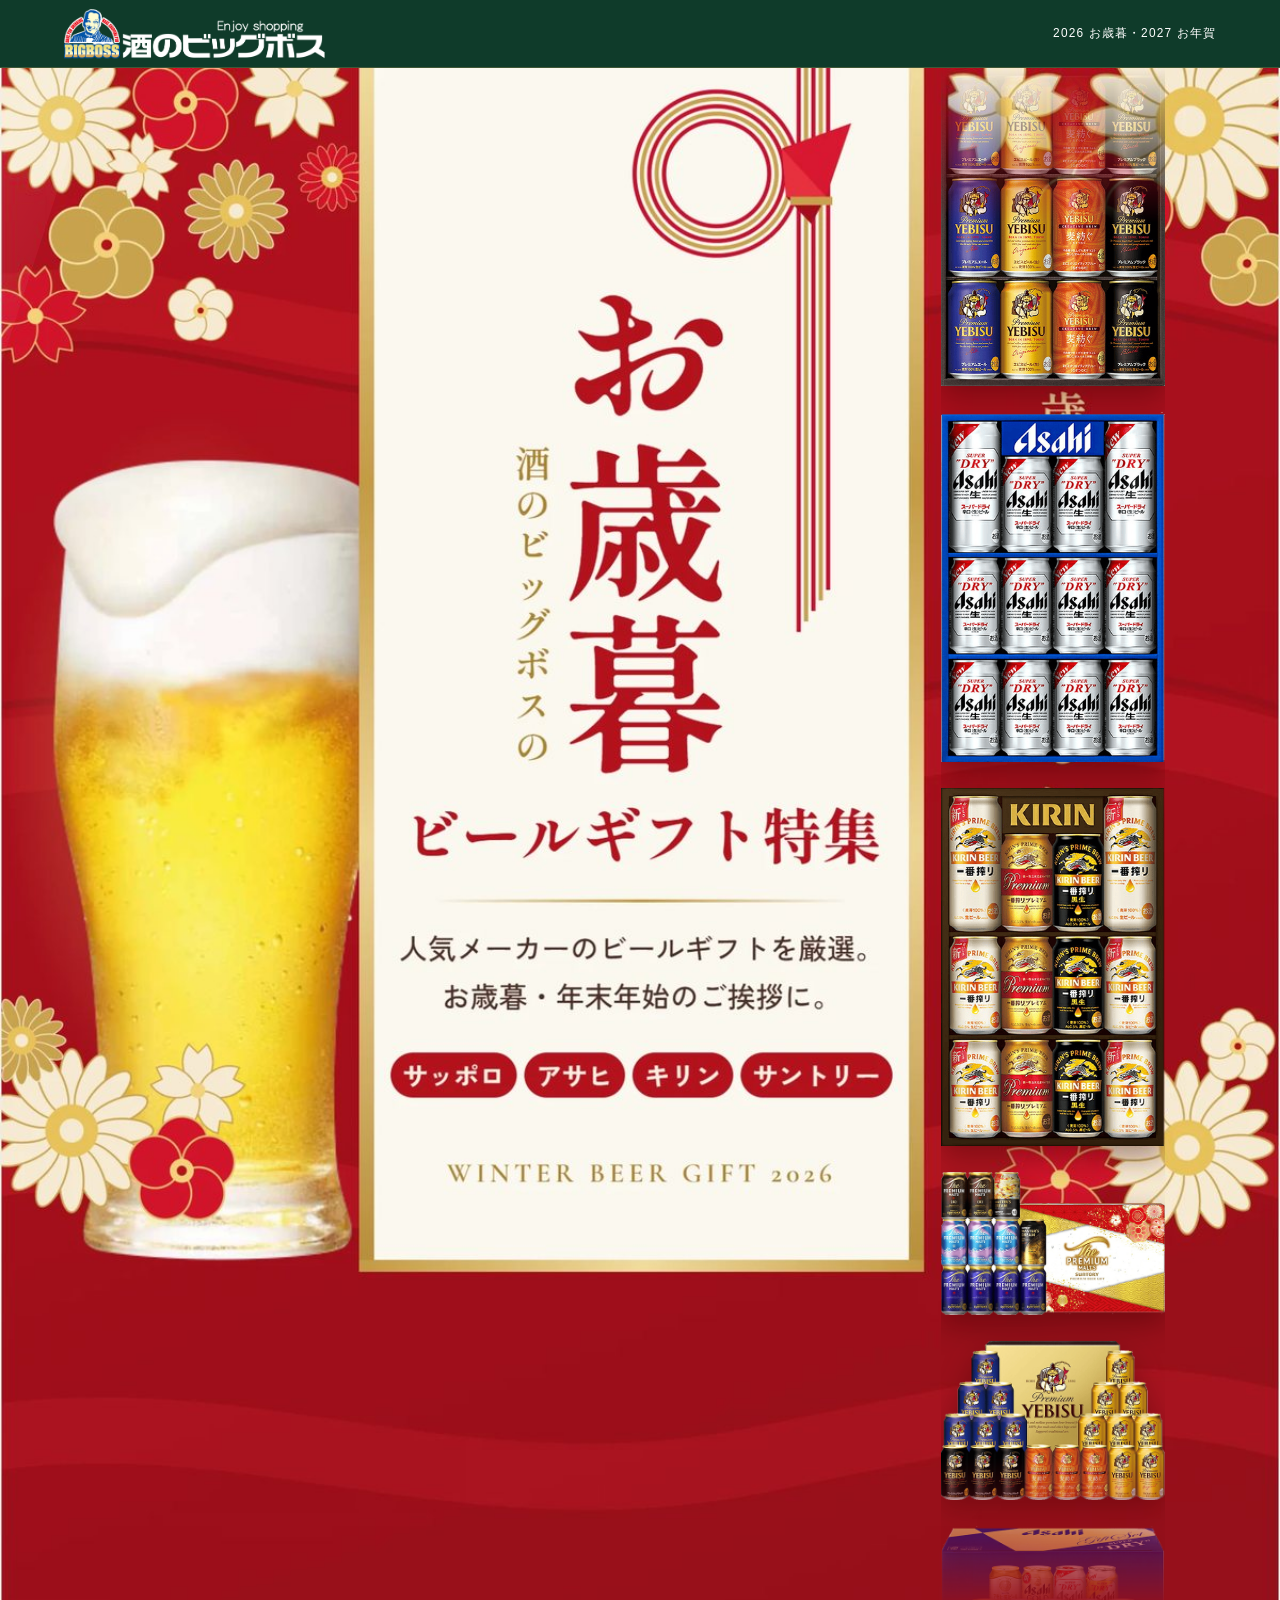
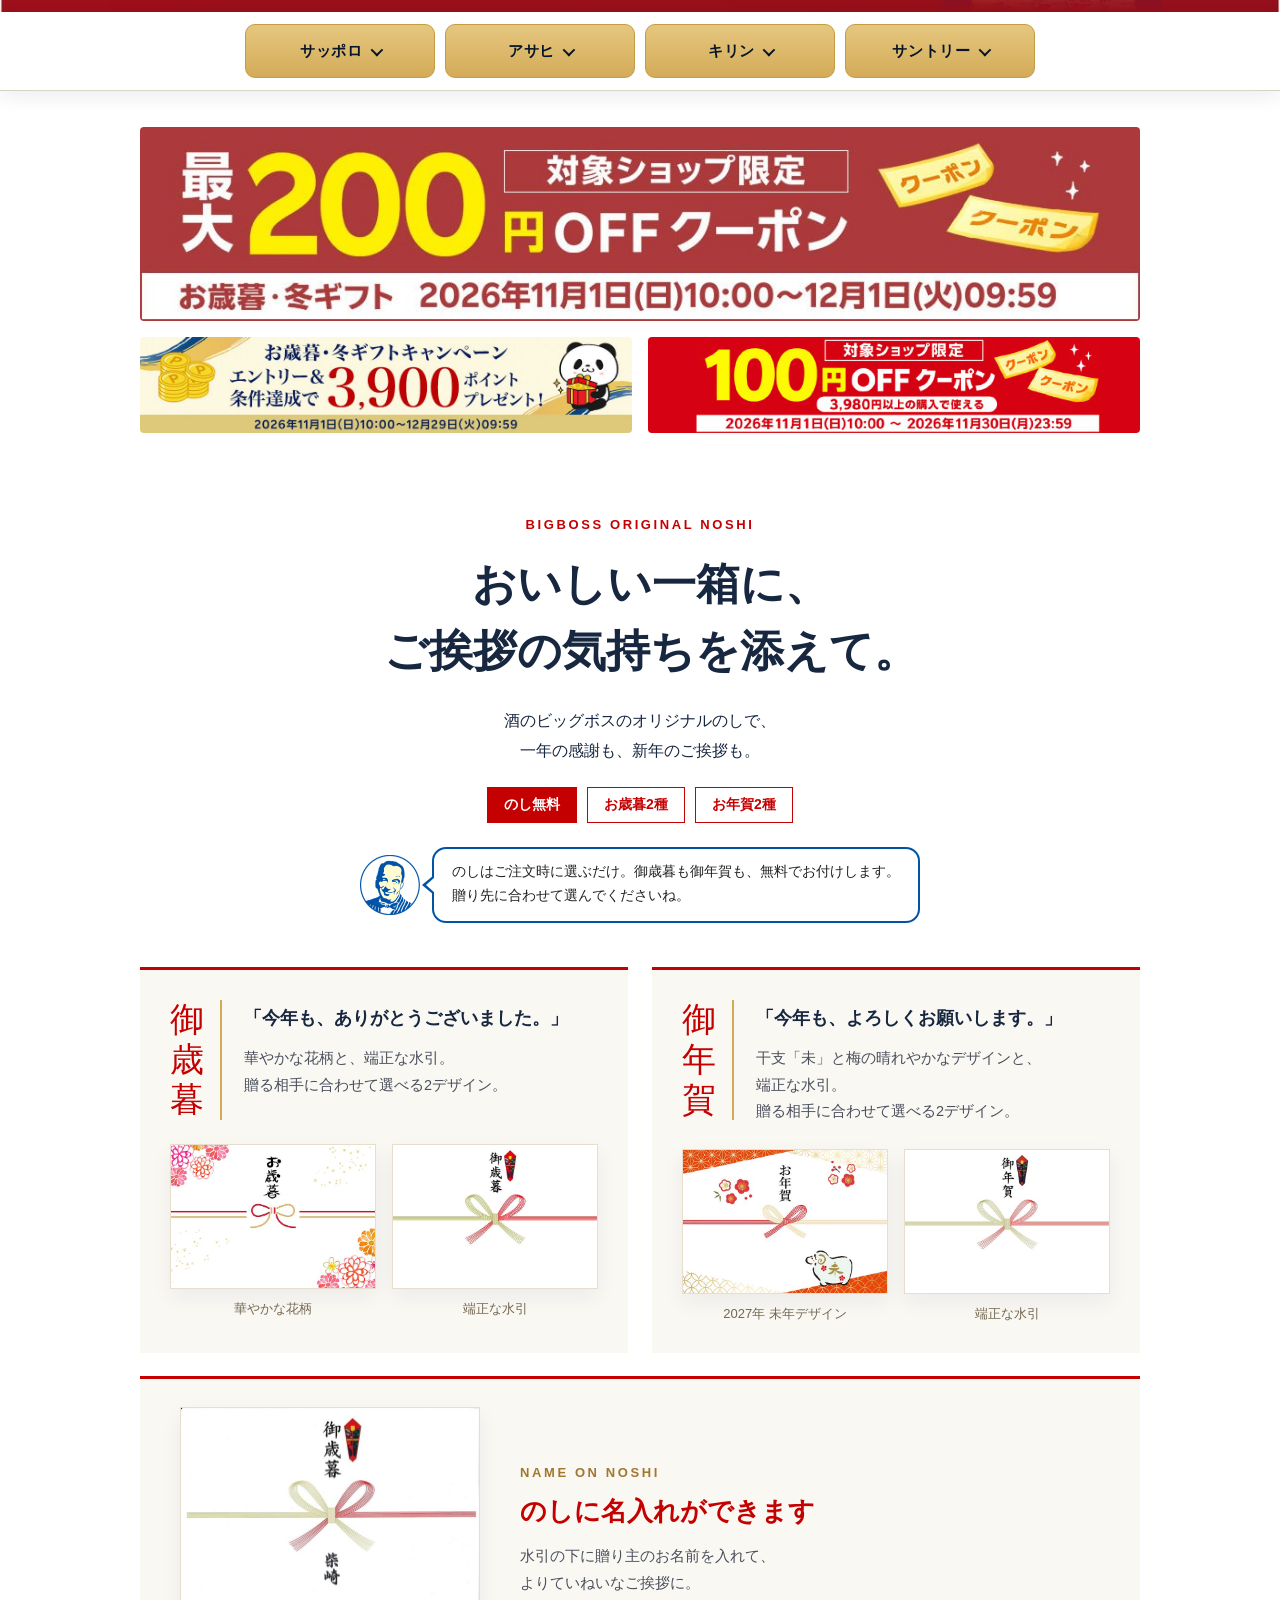
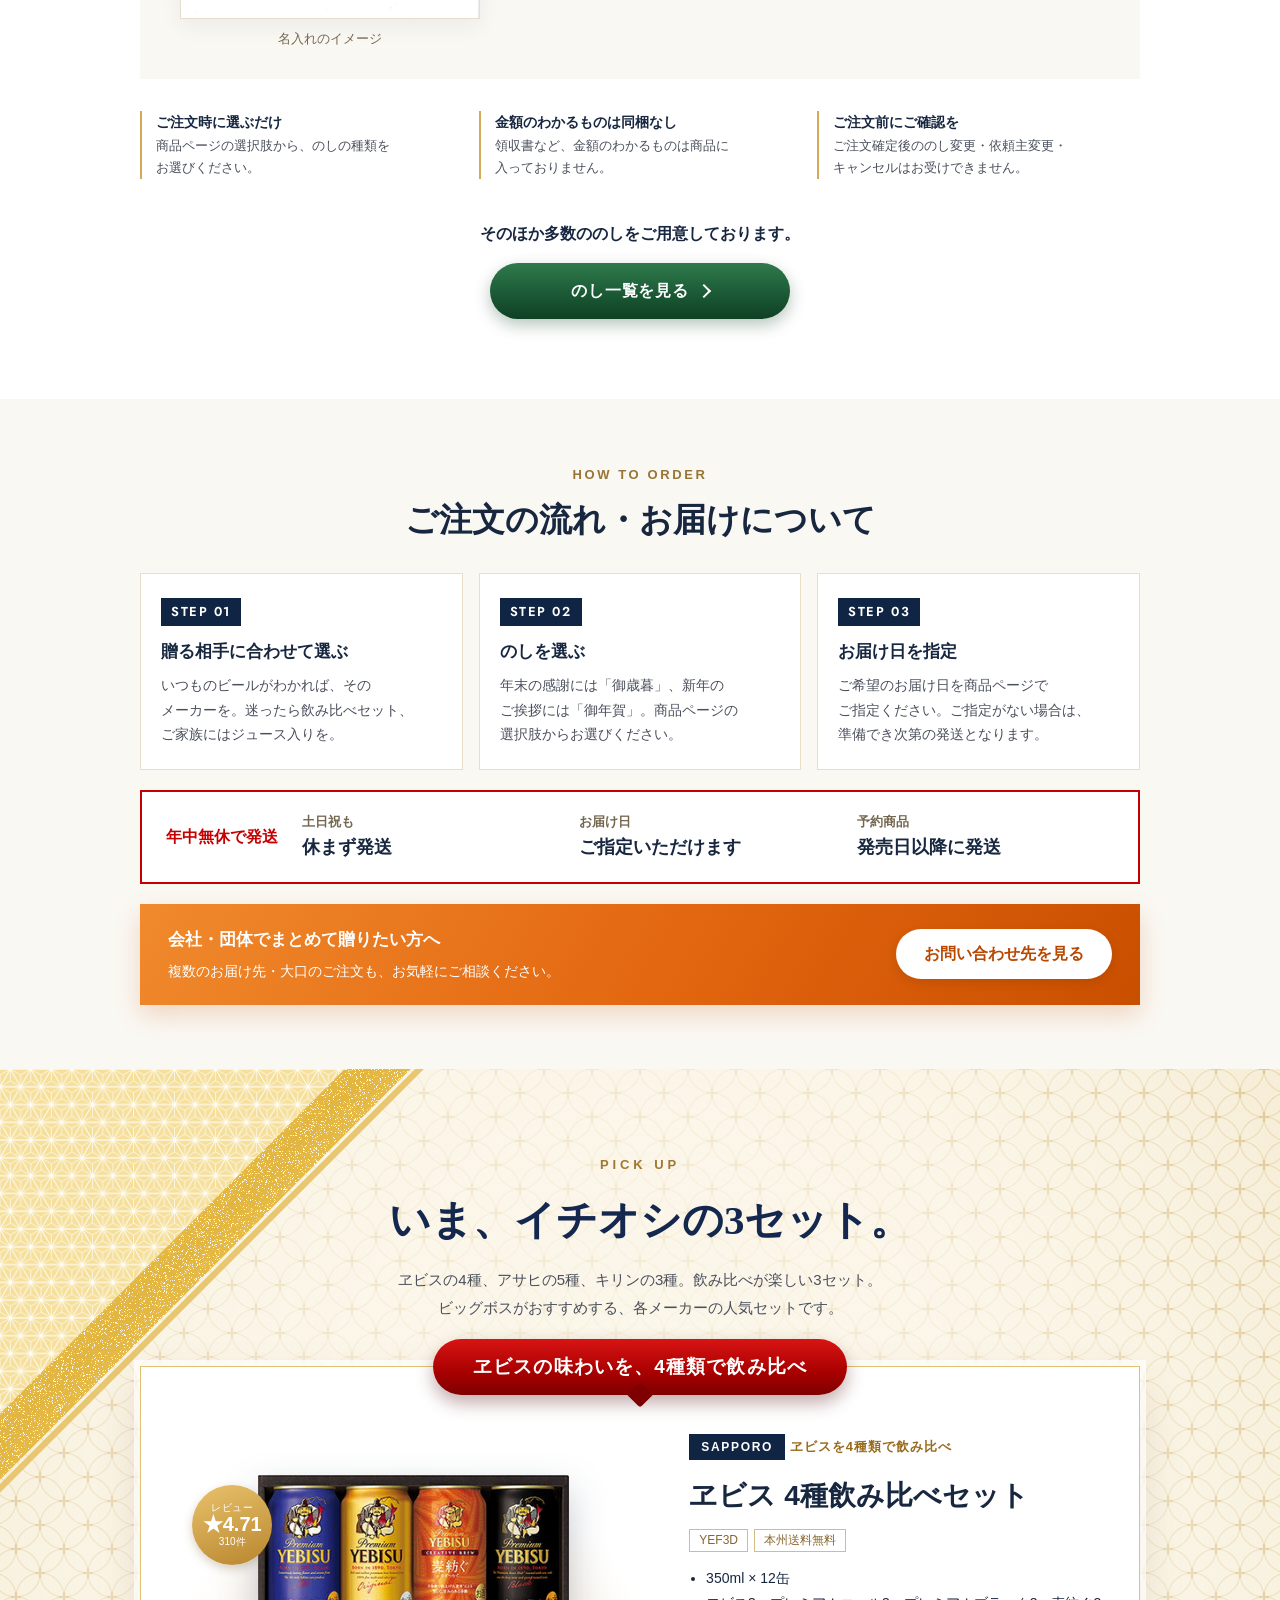
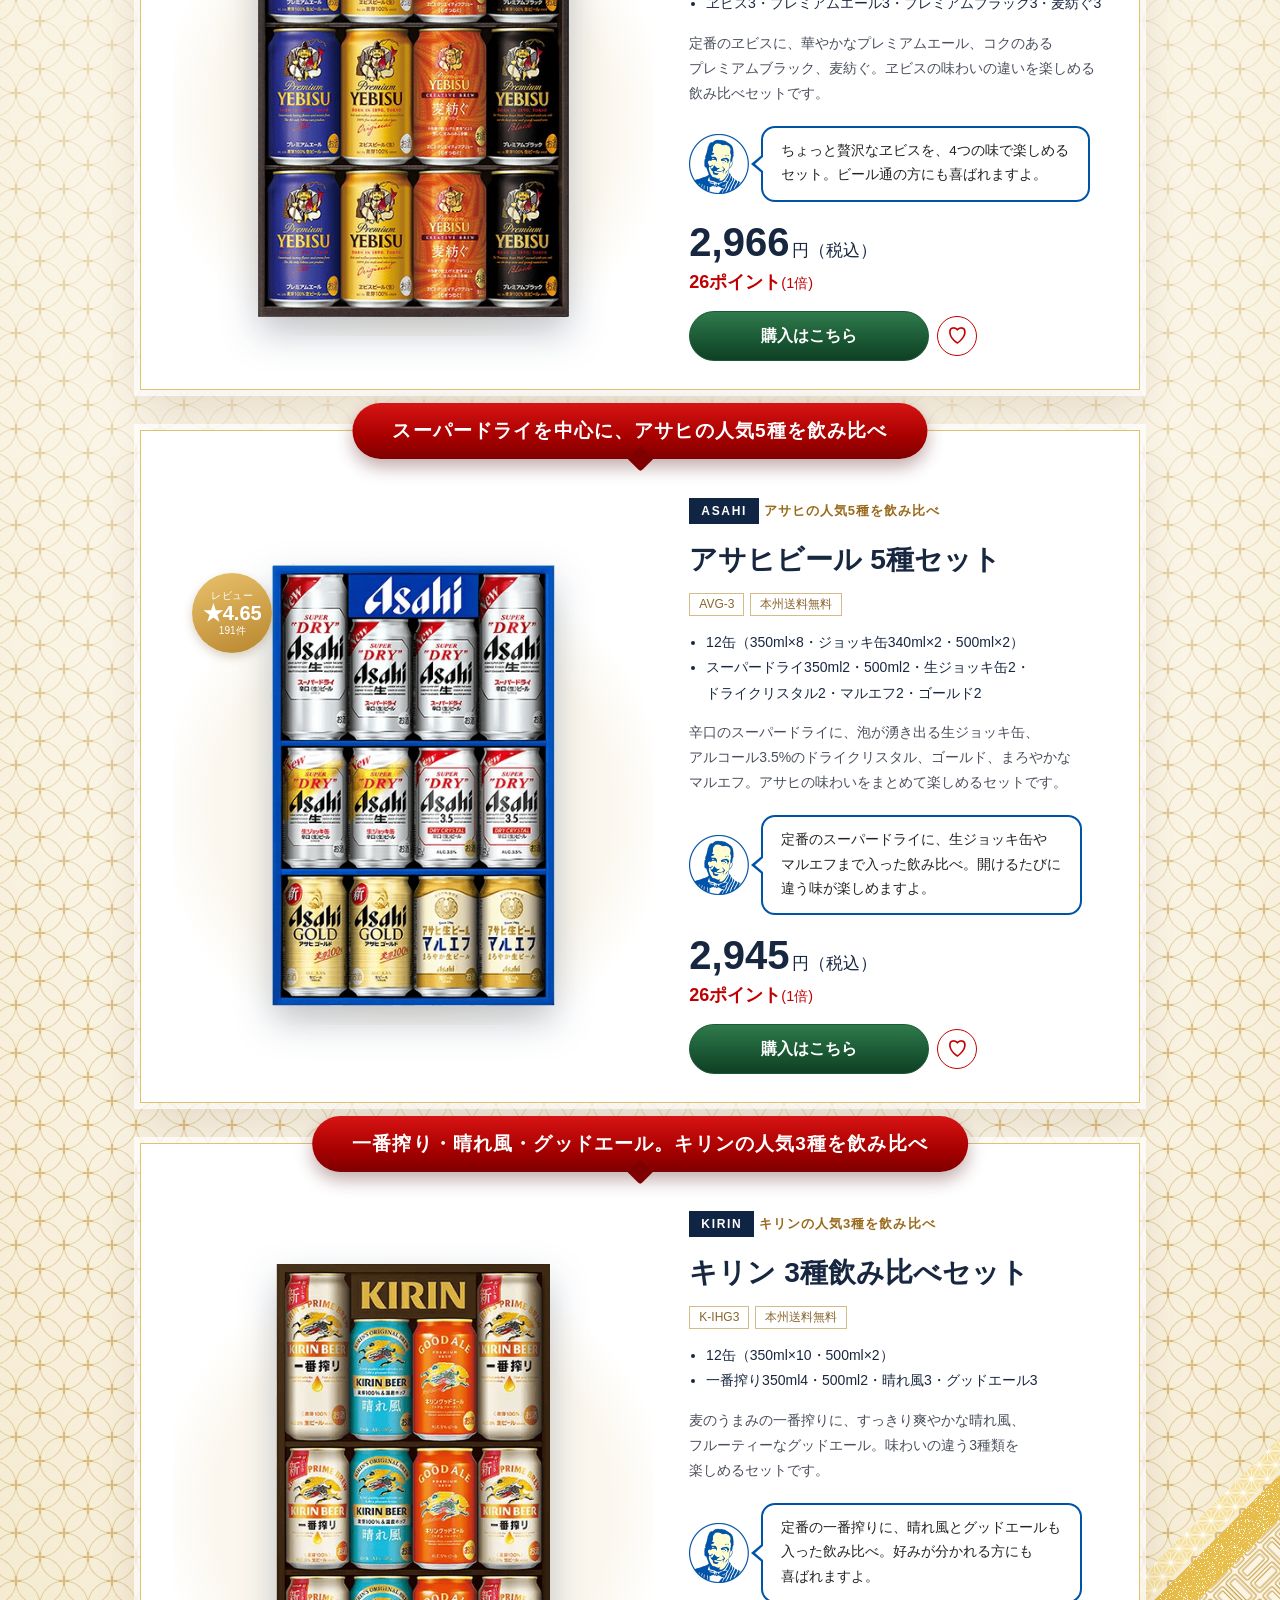
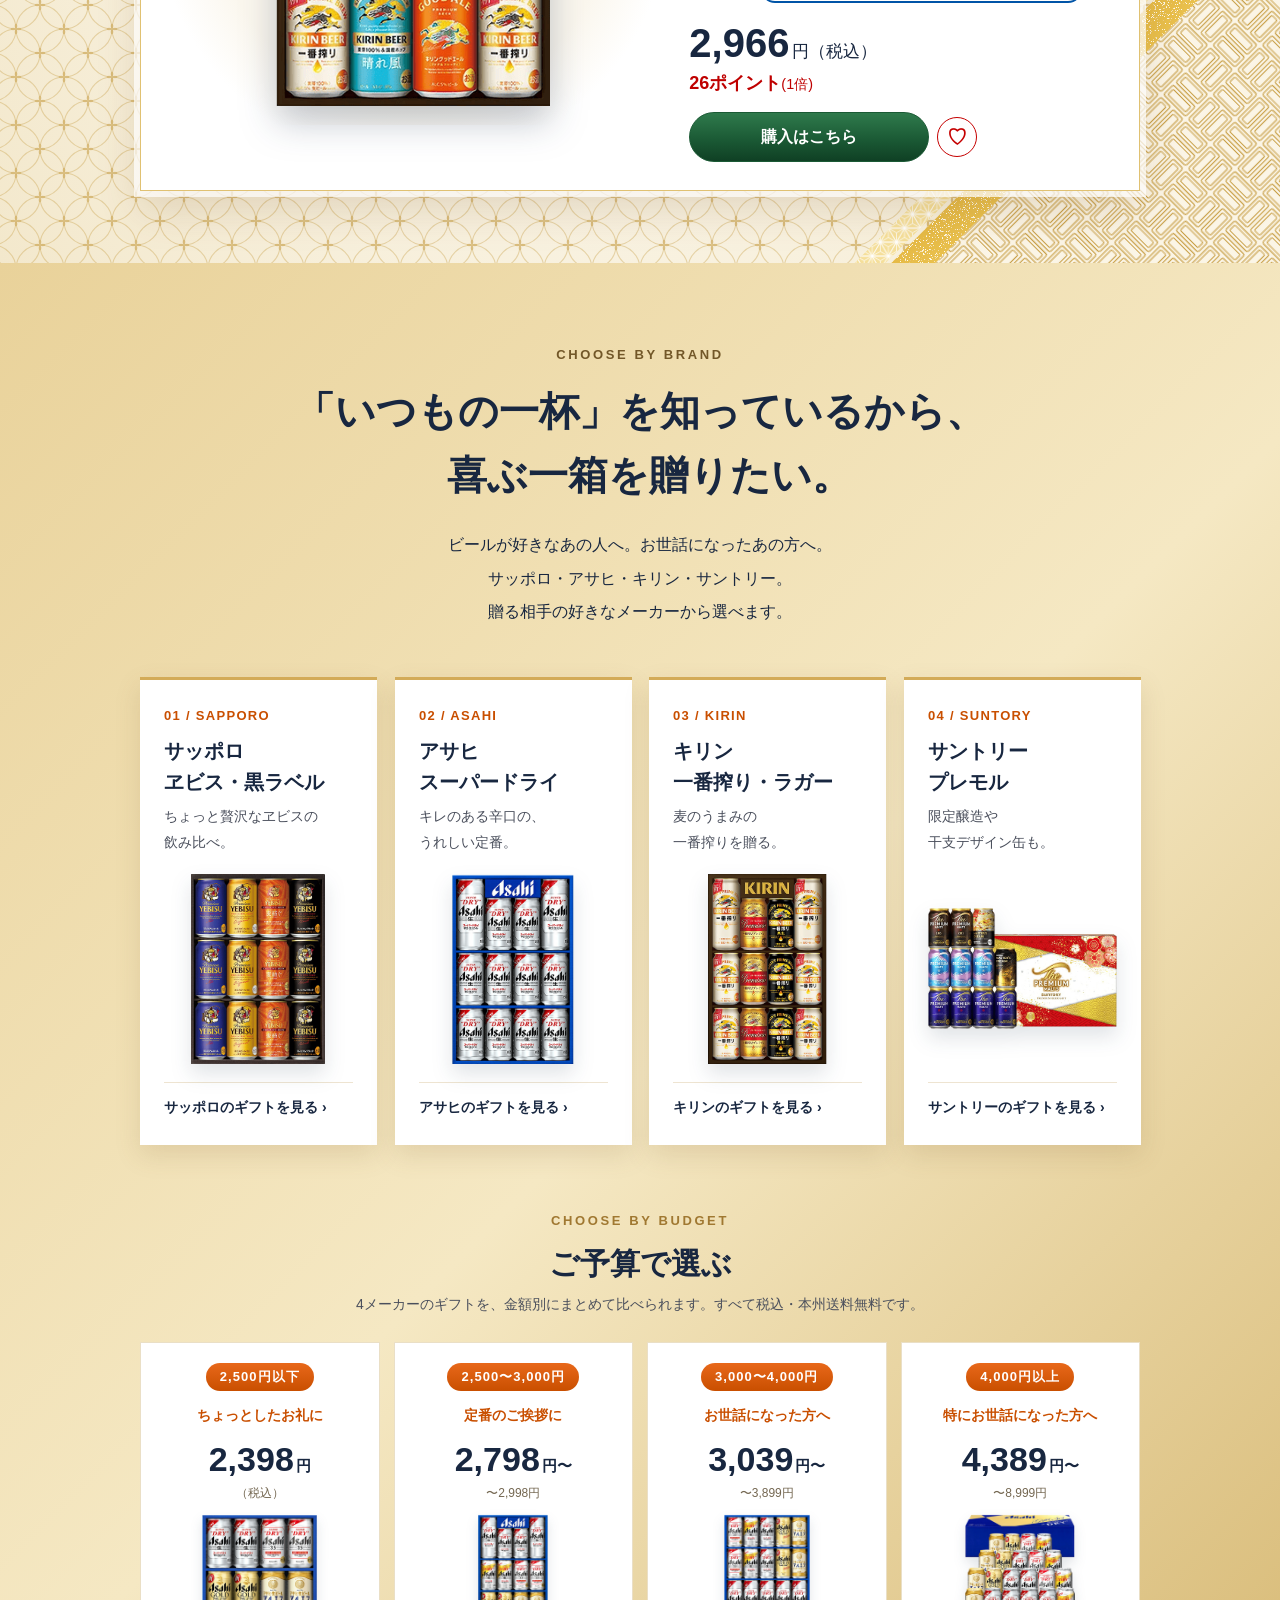
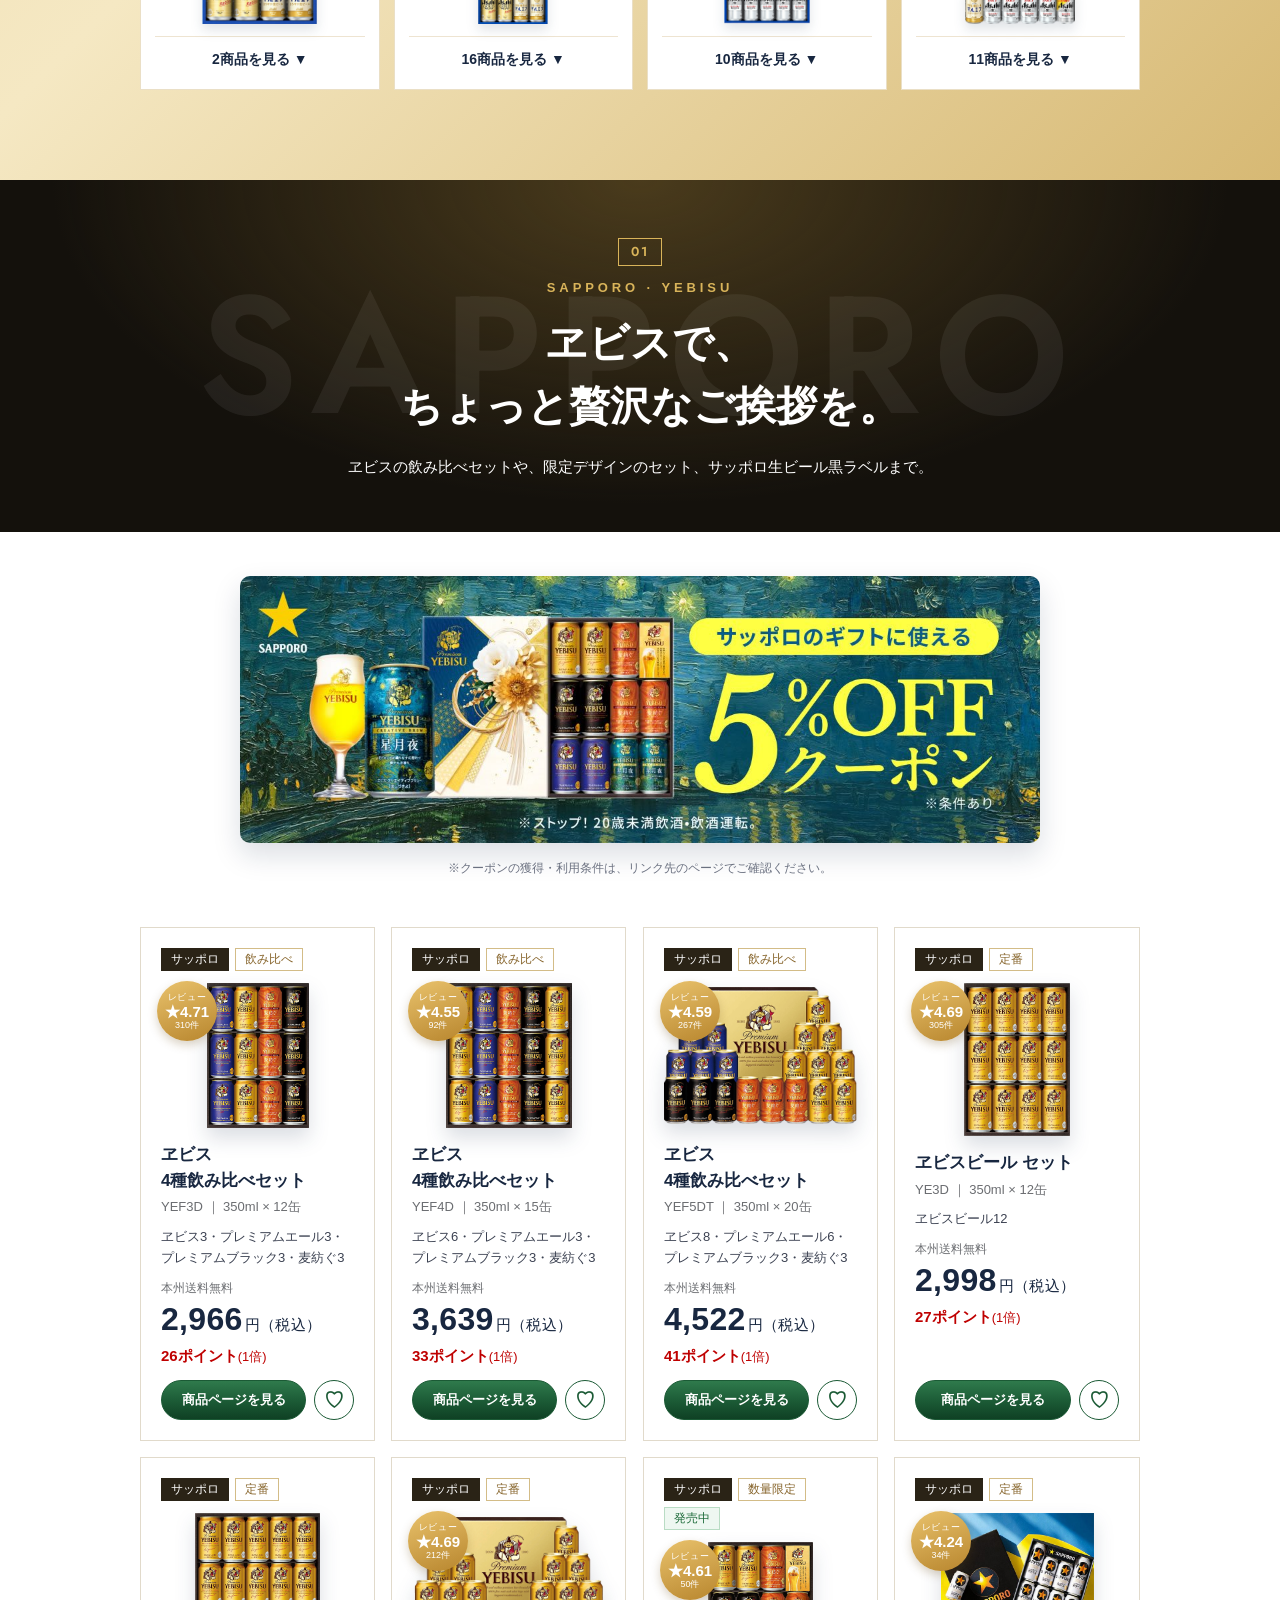
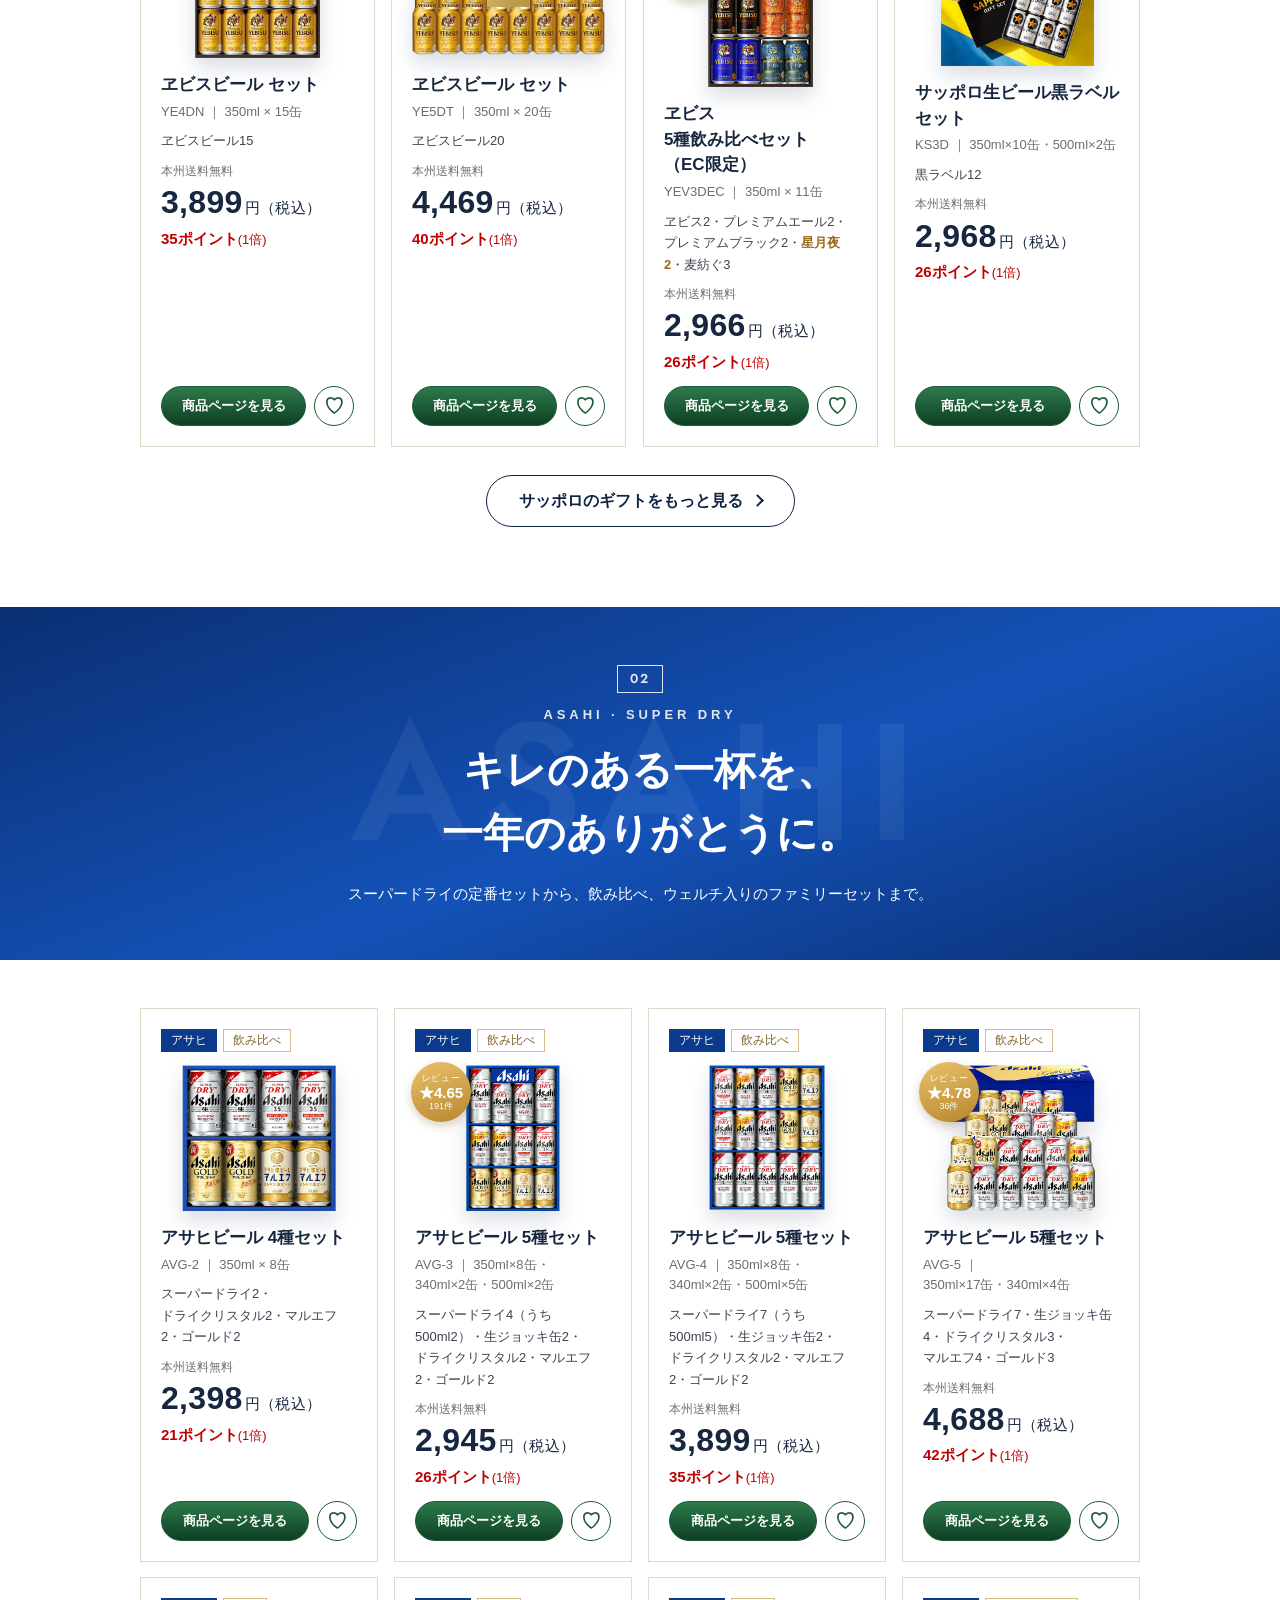
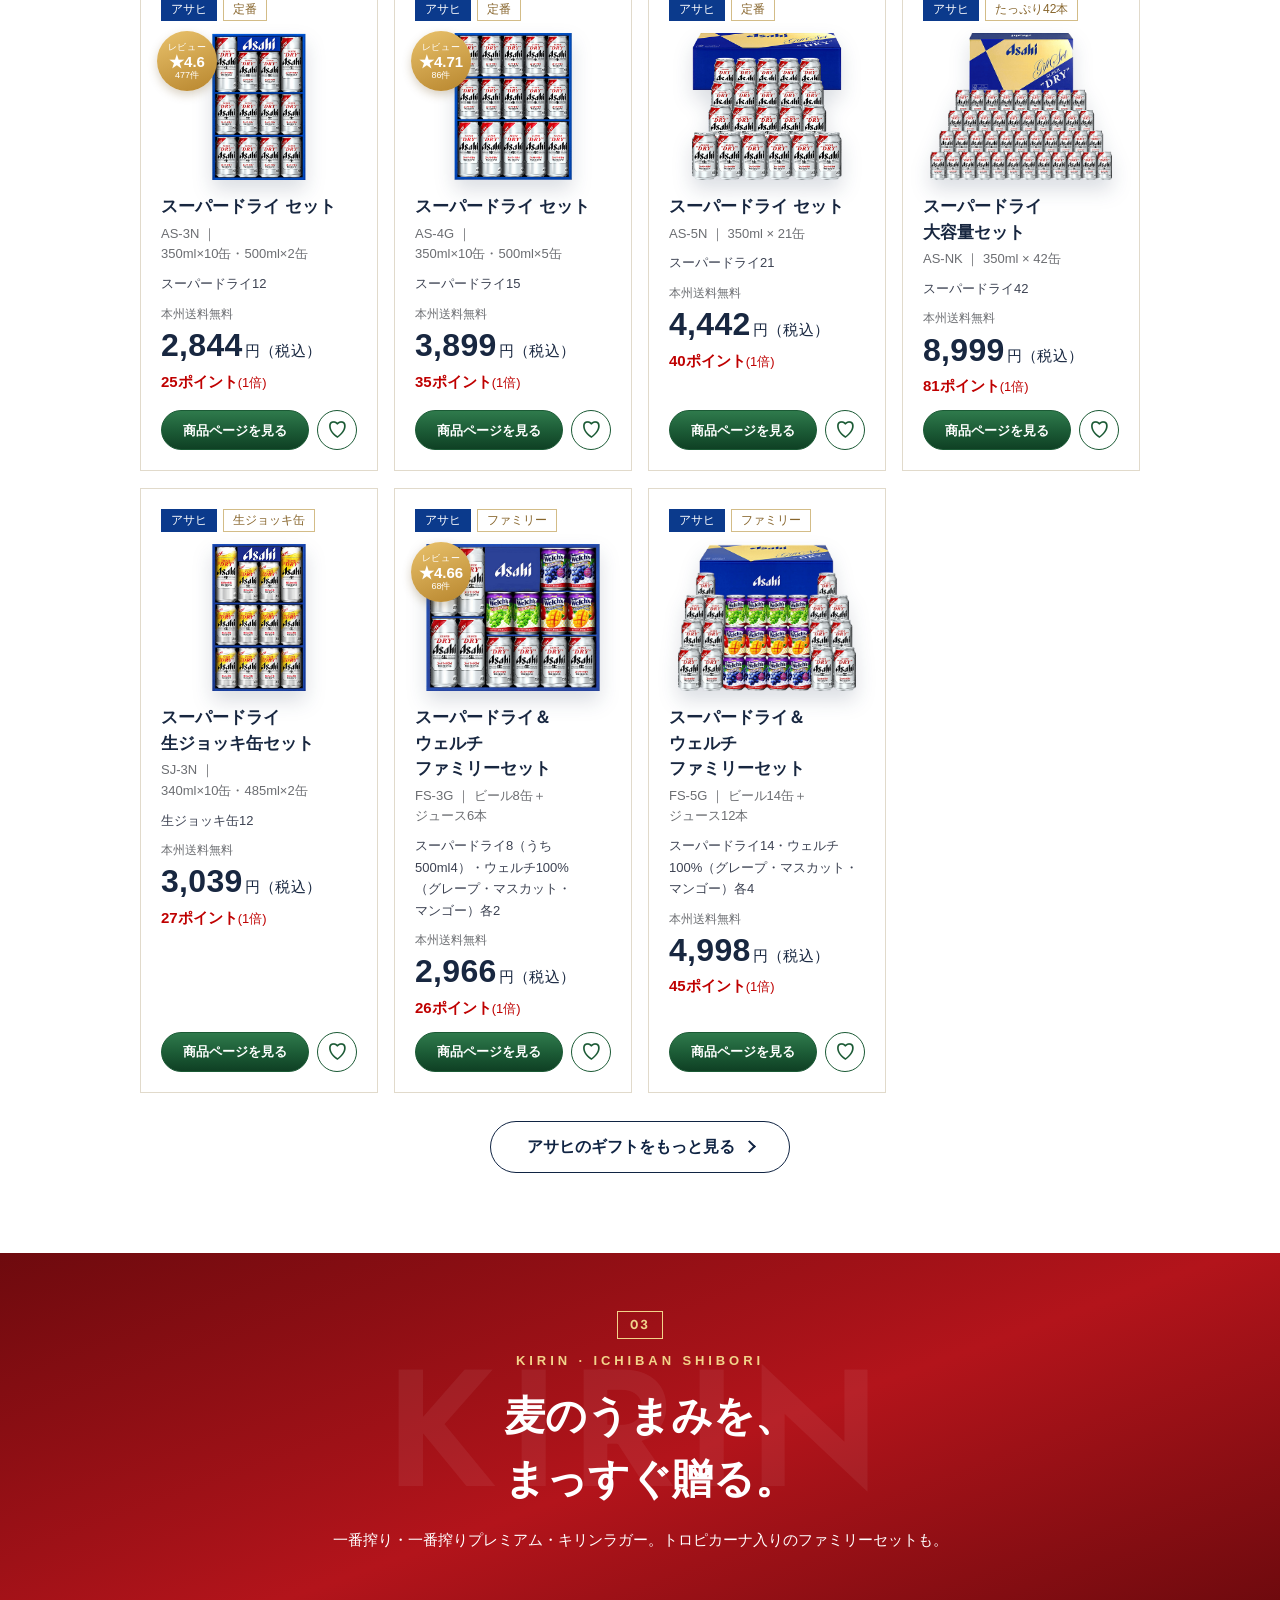
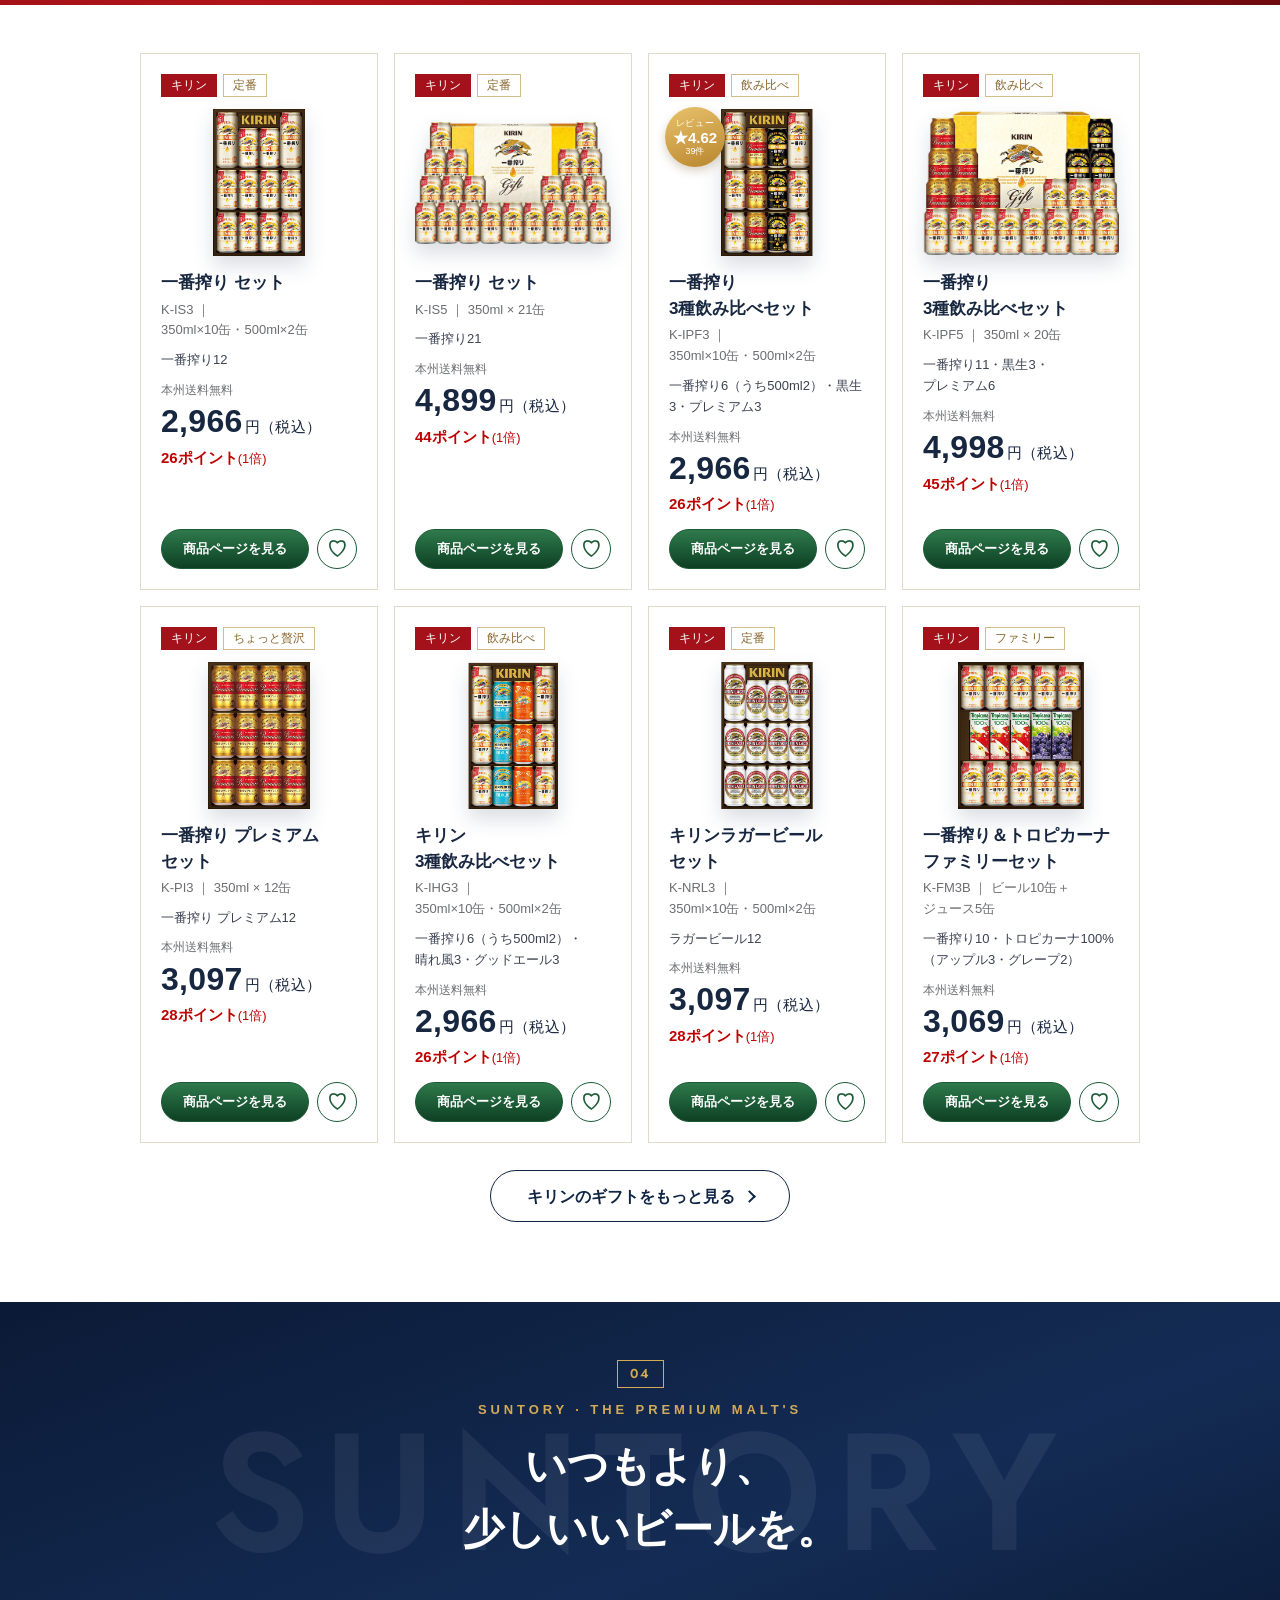
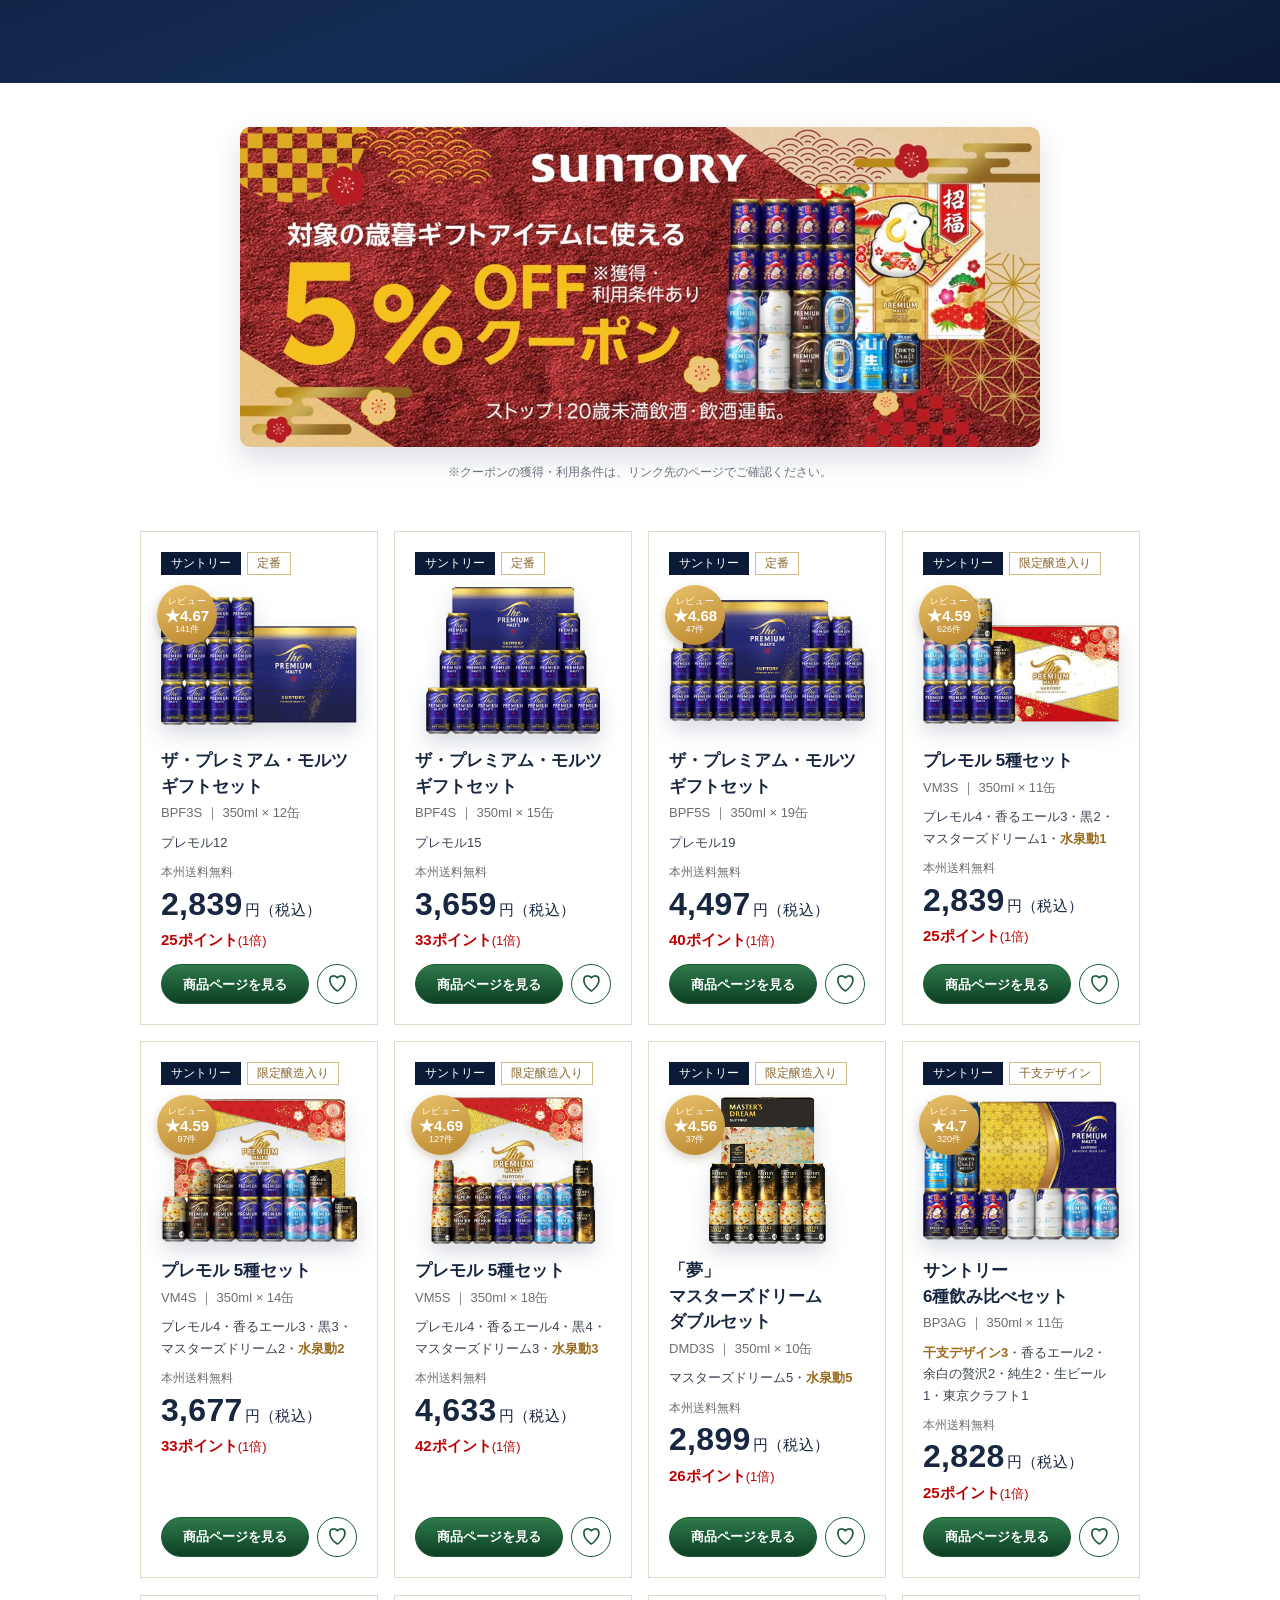
<file: oseibo-2026/index.html>
<!doctype html>
<html lang="ja">
<script>document.documentElement.classList.add('js')</script>
<head>
<meta charset="utf-8">
<meta name="viewport" content="width=device-width,initial-scale=1">
<title>お歳暮ビールギフト特集 2026｜酒のビッグボス</title>
<meta name="description" content="一年のありがとうに、少しいいビールを。サッポロ（ヱビス）・アサヒ・キリン・サントリーの人気ビールギフトを、選べるオリジナルのしで贈る、酒のビッグボスのお歳暮・お年賀ビールギフト特集。">
<link rel="preconnect" href="https://fonts.googleapis.com"><link rel="preconnect" href="https://fonts.gstatic.com" crossorigin><link href="https://fonts.googleapis.com/css2?family=Jost:wght@600&family=Noto+Sans+JP:wght@500;900&display=swap" rel="stylesheet">
<link rel="icon" href="data:image/svg+xml,%3Csvg xmlns='http://www.w3.org/2000/svg' viewBox='0 0 40 40'%3E%3Crect width='40' height='40' rx='8' fill='%230d2144'/%3E%3Ctext x='20' y='29' text-anchor='middle' font-size='27' fill='%23e9c26c'%3EB%3C/text%3E%3C/svg%3E">
<style>
/* PCのメインコンテンツ幅（ヘッダーとFVは別管理） */
:root{--cw:1000px;--say:#0054a7;--bb-blue:#1f4ea1;--bb-red:#c50000;--bb-cream:#fff8e2;--blue:#102443;--deep:#071529;--gold:#d3ab58;--gold-l:#f2d89c;--paper:#faf8f2;--red:#c50000;--ink:#182740;--sub:#6b6d71;--line:#e1dacb}
*{box-sizing:border-box}
html{scroll-behavior:smooth;scroll-padding-top:80px}
body{margin:0;color:var(--ink);background:var(--paper);font-family:"Hiragino Kaku Gothic ProN","Hiragino Sans","Yu Gothic","YuGothic",Meiryo,sans-serif;line-height:1.85;overflow-x:hidden}
h1,h2,h3,p{margin:0}
h1,h2,h3,p,li,figcaption{word-break:auto-phrase;text-wrap:pretty}
a{color:inherit}
button,a{-webkit-tap-highlight-color:transparent}
button,select{font:inherit}
img{max-width:100%;height:auto;display:block}
figure{margin:0}
.serif,h1,h2,.noshi-kind{font-family:"Hiragino Mincho ProN","Yu Mincho","YuMincho",serif}
.nobr{display:inline-block;white-space:nowrap}
.sp-only{display:none}
.sp-br{display:none}
@media(max-width:760px){.pc-br{display:none}}
@media(max-width:760px){.pc-only{display:none}.sp-only{display:inline}.sp-br{display:inline}}
.eyebrow{font-size:13px;letter-spacing:.2em;text-transform:uppercase;font-weight:600}
[hidden]{display:none!important}

/* ---------- buttons ---------- */
.btn{display:inline-flex;align-items:center;justify-content:center;text-decoration:none;min-height:52px;padding:12px 32px;background:var(--gold);color:var(--deep);font-weight:700;border:1px solid var(--gold);line-height:1.5;transition:background .2s;cursor:pointer}
.btn:hover{background:#f4d58b}
.btn.dark{background:var(--red);color:#fff;border-color:var(--red);border-radius:999px}
.btn.soon{border-radius:999px}
.btn.dark:hover{background:#a80000;border-color:#a80000}
/* 購入ボタン＋お気に入りボタン */
.btn-row{display:flex;gap:8px;margin-top:auto}
.btn-row .btn{margin-top:0}
.btn-row .buy{flex:1}
.btn.fav{flex:none;width:52px;padding:0;background:#fff;color:var(--red);border-color:var(--red);line-height:1}
.btn.fav:hover{background:#fff1f1}
.btn-row .btn.fav{width:40px!important;min-width:40px!important;height:40px;min-height:40px!important;flex:none!important;border-radius:50%;align-self:center}
.btn-row{align-items:center}
.btn-row .buy{min-height:40px}
.product .btn-row .buy{padding:8px 10px;font-size:13px}
.btn-row .btn.fav::before{font-size:20px}
.btn.fav::before{content:"\2661";font-size:24px;line-height:1}
.btn.light{background:transparent;border-color:#d7c394;color:var(--gold-l)}
.btn.light:hover{background:#ffffff12}
.btn.soon{background:#cfd2d9;border-color:#cfd2d9;color:#fff;cursor:default}

/* ---------- header ---------- */
/* PC：ヘッダーもFVと同じく幅1400pxの1枚の絵として、画面の横幅に合わせて丸ごと拡大縮小 */
header{position:relative;height:calc(74px * var(--s,1));background:var(--deep);color:#fff;border-bottom:1px solid #ffffff20;overflow:hidden}
.header-stage{position:absolute;left:0;top:0;width:1400px;height:74px;transform:scale(var(--s,1));transform-origin:0 0;display:flex;justify-content:space-between;align-items:center;padding:0 70px}
.brand{font-size:21px;letter-spacing:.06em;font-weight:900;text-decoration:none;line-height:1.2}
.brand small{font-size:11px;display:block;letter-spacing:.15em;color:var(--gold)}
.brand.logo img{height:54px;width:auto}
.season{font-size:13px;letter-spacing:.1em}

/* ---------- hero ----------
   PC：FVは幅1400×高さ600pxの「1枚の絵」（.hero-stage）として作り、画面の横幅に合わせて丸ごと拡大縮小する。
   → ブラウザの表示倍率を変えてもFVの見た目の大きさ・構図は変わらない（--s はJSで設定） */
.hero{position:relative;overflow:hidden;background:#c50000;color:#fff;height:calc(600px * var(--s,1))}
.hero-stage{position:absolute;left:0;top:0;width:1400px;height:600px;transform:scale(var(--s,1));transform-origin:0 0;display:grid;grid-template-columns:minmax(0,1fr);align-items:start;padding:142px 0 0 93px}
.hero-copy{width:620px}
.hero:before{content:none}
.gold-dust{position:absolute;inset:0;width:100%;height:100%;pointer-events:none;z-index:3}
/* キラリン：看板の表面にツヤが走るような光。細く柔らかい光を、間をあけてすばやく1回通す（流れる商品・紙吹雪の下を通る） */
.hero-stage::before{content:"";position:absolute;top:-20%;bottom:-20%;left:0;width:40%;z-index:0;pointer-events:none;background:linear-gradient(105deg,rgba(255,255,255,0) 0%,rgba(255,255,255,.08) 35%,rgba(255,250,230,.42) 50%,rgba(255,255,255,.08) 65%,rgba(255,255,255,0) 100%);mix-blend-mode:soft-light;transform:translateX(-130%) skewX(-18deg);animation:heroShine 7s cubic-bezier(.45,.05,.35,1) infinite}
@keyframes heroShine{0%,60%{transform:translateX(-130%) skewX(-18deg)}90%,100%{transform:translateX(290%) skewX(-18deg)}}

.hero-copy{position:relative;z-index:2}
.hero-art{z-index:1}
/* PC：コピーの後ろのビール素材（img の src に画像を入れると表示。スマホでは非表示） */
/* PC：切り抜きのビール（透過PNG/WebP）を左側に大きく */
.hero-beer{position:absolute;left:500px;top:-97px;bottom:0;z-index:1;pointer-events:none;display:flex;align-items:flex-start}
.hero-beer img{height:860px;width:auto;max-width:none}

.hero-beer:has(img[src=""]){display:none}
/* FV（赤背景・FVイメージ.jpg に合わせたレイアウト） */
.hero-en{position:absolute;left:38px;top:34px;z-index:0;white-space:nowrap;font-family:Jost,Futura,"Century Gothic",sans-serif;font-weight:600;font-size:70px;line-height:1;letter-spacing:.06em;color:#ca9013;pointer-events:none}
.fv-title{margin:0;font-family:"Noto Sans JP","Hiragino Kaku Gothic ProN","Yu Gothic",sans-serif;font-weight:900;color:#fff;font-size:50px;line-height:1.42;letter-spacing:.1em}
.fv-title .l{display:block}
.fv-title .l1{display:flex;align-items:center;margin-bottom:4px}
.fv-title .hand{height:84px;width:auto;margin:0 .06em 0 .02em;transform:translateY(-4px)}
.fv-sub{margin:20px 0 22px;color:#fff;font-size:16px;line-height:1.85;font-weight:500}
.fv-tag{display:inline-block;border:2px solid #fff;color:#fff;font-family:"Noto Sans JP","Hiragino Kaku Gothic ProN","Yu Gothic",sans-serif;font-weight:500;font-size:28px;letter-spacing:.24em;padding:6px 42px 6px 50px;line-height:1.5}
/* 流れるギフト（PC：縦に流れる2列／スマホ：横に流れる2段） */
.hero-art{position:absolute!important;top:0;bottom:0;right:130px;width:300px;display:flex;justify-content:center;overflow:hidden}
.lane{width:100%}
.track{display:flex;flex-direction:column;animation:flowY 80s linear infinite}
.track img{width:100%;height:auto;margin-bottom:44px}
@keyframes flowY{to{transform:translateY(-50%)}}
@keyframes flowX{to{transform:translateX(-50%)}}
.vertical{position:absolute;right:48px;top:172px;z-index:2;writing-mode:vertical-rl;letter-spacing:.18em;color:#fff;font-size:24px;font-weight:500}
/* ---------- nav ---------- */
.nav{display:flex;justify-content:center;gap:10px;padding:12px 16px;background:#fff;border-bottom:1px solid #d8d3c7;box-shadow:0 6px 18px #10244314;position:sticky;top:0;z-index:10}
.nav a{display:flex;align-items:center;justify-content:center;gap:8px;min-width:190px;padding:12px 22px;font-size:15px;font-weight:700;letter-spacing:.06em;text-decoration:none;color:var(--deep);background:linear-gradient(180deg,#e6c77f,#d3ab58);border:1.5px solid #c49a42;border-radius:10px;cursor:pointer;transition:background .2s,color .2s,transform .2s,box-shadow .2s}
.nav a::after{content:"";width:7px;height:7px;border-right:2px solid currentColor;border-bottom:2px solid currentColor;transform:rotate(45deg) translateY(-2px);transition:transform .2s}
.nav a:hover,.nav a:focus-visible{background:linear-gradient(180deg,#d9b763,#bf9440);color:var(--deep);transform:translateY(-2px);box-shadow:0 8px 18px #79552940}
.nav a:hover::after{transform:rotate(45deg) translate(2px,0)}


/* ---------- noshi ---------- */
.noshi{background:#fff;padding:80px 24px}
.noshi-inner{max-width:var(--cw);margin:auto}
.noshi-top{text-align:center}
.noshi .eyebrow{color:var(--red)}
.noshi h2{font-size:clamp(28px,3.4vw,46px);line-height:1.55;margin:14px 0 20px}
.noshi-top p{font-size:16px}
.noshi-badges{display:flex;justify-content:center;flex-wrap:wrap;gap:10px;margin-top:22px}
.noshi-badges span{border:1px solid var(--red);color:var(--red);font-weight:700;font-size:14px;padding:4px 16px}
.noshi-badges span.fill{background:var(--red);color:#fff}
.noshi-columns{display:grid;grid-template-columns:1fr 1fr;gap:24px;margin-top:44px;align-items:stretch}
.noshi-block{padding:32px 28px;border-top:3px solid var(--red);background:#faf8f3;text-align:center;display:flex;flex-direction:column;align-items:center}
.noshi-kind{font-size:40px;color:var(--red);letter-spacing:.18em;line-height:1.3}
.noshi-block h3{font-size:18px;margin:14px 0 10px;line-height:1.6}
.noshi-block p{font-size:15px}
/* のし画像は3枚とも同じ幅（--nw）にそろえる */
.noshi-columns{--nw:196px}
.noshi-pair{display:grid;grid-template-columns:repeat(2,var(--nw));gap:16px;margin-top:auto;padding-top:22px;justify-content:center}
.noshi-one{width:var(--nw);margin-top:auto;padding-top:22px}
.noshi-block img{width:100%;border:1px solid #e8decd;box-shadow:0 8px 20px #1024430f;background:#fff}
.noshi-block figcaption{text-align:center;font-size:13px;color:#746751;margin-top:8px}
.noshi-notes{list-style:none;margin:32px 0 0;padding:0;display:grid;grid-template-columns:repeat(3,1fr);gap:16px}
.noshi-notes li{font-size:13px;line-height:1.7;color:#4a4f5c;padding-left:14px;border-left:2px solid var(--gold)}
.noshi-notes b{display:block;color:var(--ink);font-size:14px}
.noshi-more{text-align:center;margin-top:40px}
.noshi-more p{font-size:16px;font-weight:700;margin:0 0 14px}
.noshi-more-btn{display:inline-flex;align-items:center;justify-content:center;gap:10px;min-width:300px;min-height:56px;padding:12px 40px;border-radius:999px;background:linear-gradient(180deg,#2f7a4c 0%,#1b5a35 55%,#0f4024 100%);color:#fff;font-weight:700;font-size:16px;letter-spacing:.06em;text-decoration:none;box-shadow:0 6px 16px #0f40244d;transition:filter .2s,transform .2s}
.noshi-more-btn::after{content:"";width:8px;height:8px;border-top:2px solid currentColor;border-right:2px solid currentColor;transform:rotate(45deg)}
.noshi-more-btn:hover{filter:brightness(1.15);transform:translateY(-1px)}

/* ---------- intro / choices ---------- */
.intro{padding:80px 24px 48px;text-align:center}
.intro .eyebrow{color:#a07831}
.intro h2{font-size:clamp(26px,3.1vw,44px);margin:14px 0 20px;line-height:1.6}
.intro p{font-size:16px;line-height:2.1}
.choices{max-width:calc(var(--cw) + 48px);margin:0 auto 90px;padding:0 24px;display:grid;grid-template-columns:repeat(3,1fr);gap:18px}
.choice{text-decoration:none;display:flex;flex-direction:column;padding:24px;background:#fff;border-top:3px solid var(--gold);transition:transform .2s}
.choice:hover{transform:translateY(-5px)}
.choice .number{color:#b18946;font-size:13px;letter-spacing:.1em}
.choice h3{font-size:20px;line-height:1.55;margin:8px 0 6px;font-weight:800}
.choice p{font-size:14px;color:#4a4f5c}
.choice img{height:190px;width:100%;object-fit:contain;margin:18px 0;filter:drop-shadow(0 10px 10px #10244320)}
.choice .linktext{margin-top:auto;display:block;border-top:1px solid #eee4d1;padding-top:12px;font-size:14px;font-weight:700}
.choice .linktext::after{content:" ›"}
.choice{position:relative}
.choice.pick{border-top-color:var(--red);box-shadow:0 0 0 2px var(--gold) inset}
.choice.pick .ribbon{position:absolute;top:-13px;right:16px;background:var(--red);color:#fff;font-size:12px;font-weight:700;letter-spacing:.16em;padding:3px 12px}
.choice.pick .number{color:var(--red)}
.choice img.photo{object-fit:cover;filter:none}
/* ---------- ご予算で選ぶ ---------- */
.budget{max-width:calc(var(--cw) + 48px);margin:0 auto;padding:72px 24px 90px}
.budget-head{text-align:center;margin-bottom:24px}
.budget-head .eyebrow{color:#a07831}
.budget-head h3{font-size:clamp(22px,2.4vw,30px);line-height:1.5;margin:8px 0 6px;font-weight:800}
.budget-head p{font-size:14px;color:#4a4f5c;margin:0}
.budget-list{display:grid;grid-template-columns:repeat(4,1fr);gap:14px}
.budget-card{position:relative;display:flex;flex-direction:column;align-items:center;text-align:center;text-decoration:none;color:var(--ink);background:#fff;border:1px solid #eadfc6;padding:20px 14px 16px;transition:transform .2s,box-shadow .2s}
.budget-card:hover{transform:translateY(-4px);box-shadow:0 12px 24px #10244318}
.budget-card .band{font-size:13px;font-weight:700;letter-spacing:.08em;color:#fff;background:var(--red);padding:2px 14px;border-radius:999px}
.budget-card .yen{font-family:"Helvetica Neue",Arial,sans-serif;font-weight:700;font-size:34px;line-height:1.2;margin-top:10px;font-variant-numeric:tabular-nums}
.budget-card .yen small{font-family:"Hiragino Kaku Gothic ProN","Yu Gothic",sans-serif;font-size:15px;font-weight:700;margin-left:2px}
.budget-card .sub{font-size:12px;color:#746751;margin-top:2px}
.budget-card .scene{font-size:14px;font-weight:700;color:#987535;margin-top:12px}
.budget-card .thumbs{display:block;height:110px;margin:10px 0 12px;width:100%}
.budget-card .thumbs img{height:100%;width:100%;object-fit:contain;filter:drop-shadow(0 6px 6px #10244320)}
.budget-card .thumbs img.photo{object-fit:cover;filter:none;border-radius:4px;width:auto;aspect-ratio:1;display:block;margin:0 auto}
.budget-card .count{margin-top:auto;width:100%;border-top:1px solid #eee4d1;padding-top:10px;font-size:14px;font-weight:700}
.budget-card .count::after{content:" ›"}
.filters .label{font-size:13px;font-weight:700;color:#746751;margin-right:2px}

/* ---------- limited feature ---------- */
.feature{position:relative;overflow:hidden;background:radial-gradient(ellipse at 22% 50%,#584128 0,transparent 55%),#141917;color:#fff;padding:96px max(24px,calc(50% - var(--cw) / 2));display:grid;grid-template-columns:1fr 1fr;gap:48px;align-items:center}
.feature .eyebrow{color:#d8bd83}
.feature h2{font-size:clamp(30px,3.4vw,46px);font-weight:500;line-height:1.55;margin:18px 0}
.feature .reading{font-size:17px;letter-spacing:.12em;color:#d6c7a7;margin-bottom:22px}
.feature .reading small{font-size:13px;letter-spacing:.1em}
.feature p{font-size:16px;color:#e8e4d9}
.feature-img img{width:88%;margin:auto;filter:drop-shadow(0 25px 22px #0006)}
.feature .btn{margin-top:26px}

/* ---------- chapters / product cards ---------- */
.chapter{max-width:calc(var(--cw) + 48px);margin:auto;padding:80px 24px}
.chapter-head{text-align:center;margin-bottom:36px}
.chapter .eyebrow{color:#987535}
.chapter h2{font-size:clamp(27px,2.9vw,42px);line-height:1.55;margin-top:10px}
.chapter-head p{max-width:560px;margin:14px auto 0;font-size:15px}
.grid{display:grid;grid-template-columns:repeat(3,1fr);gap:20px}
.masters-grid{grid-template-columns:repeat(4,1fr)}
.product{background:#fff;border:1px solid var(--line);display:flex;flex-direction:column;padding:20px}
.product .ph{position:relative;aspect-ratio:4/3;margin:12px 0 14px}
.product .ph img{position:absolute;inset:0;width:100%;height:100%;object-fit:contain;filter:drop-shadow(0 10px 10px #10244322)}
.product .ph.photo img{width:100%;height:100%;object-fit:cover;filter:none}
.tags{display:flex;flex-wrap:wrap;gap:6px}
.tag{font-size:12px;color:#87652c;border:1px solid #d3bc87;padding:1px 9px;line-height:1.6}
.tag.when{border-color:#e3c7a4;color:#9a5a12;background:#fff7ec}
.tag.now{border-color:#b9dcc4;color:#1d6b3a;background:#eef7f1}
.product h3{font-size:17px;line-height:1.5}
.product .spec{font-size:13px;color:var(--sub);margin-top:4px;line-height:1.6}
.product .inside{font-size:13px;margin-top:8px;line-height:1.65;color:#3c4252}
.product .inside b{color:#9a6a1c}
.product .price{font-size:32px;font-family:"Helvetica Neue",Arial,"Hiragino Sans",sans-serif;font-weight:700;letter-spacing:.01em;font-variant-numeric:tabular-nums;margin:10px 0 2px;line-height:1.3}
.product .price small{font-family:"Hiragino Kaku Gothic ProN","Yu Gothic",sans-serif;font-weight:500;font-size:15px;margin-left:2px}
.product .price.tbd{font-size:15px;color:var(--sub);font-family:inherit}
.product .ship{font-size:12px;color:var(--sub);margin-bottom:12px}
.product .btn{margin-top:auto;padding:8px 10px;min-height:40px;font-size:13px}
.stocknote{font-size:13px;margin-top:22px;color:#73706b}

/* ---------- eto (gold) ---------- */
.gold-section{background:linear-gradient(135deg,#e9d29a,#f5e8c3 52%,#d7b974);padding:84px 24px 72px}
.gold-main{display:grid;grid-template-columns:1fr 1.05fr;align-items:center;gap:48px;max-width:var(--cw);margin:auto}
.gold-section .eyebrow{color:#725728}
.gold-section h2{font-size:clamp(26px,2.7vw,38px);line-height:1.55;margin:14px 0 20px}
.gold-section p{font-size:16px}
.gold-section .btn{margin-top:24px}
.gold-main img{width:100%;filter:drop-shadow(0 20px 15px #79552940)}
.eto-row{max-width:var(--cw);margin:56px auto 0;display:grid;grid-template-columns:repeat(2,1fr);gap:20px}
.eto-item{display:grid;grid-template-columns:52% 1fr;gap:22px;align-items:center;background:#fffaf0e6;padding:20px 24px 20px 16px;box-shadow:0 10px 26px #79552926;text-decoration:none;border:1px solid #d9bd7c;transition:transform .2s}
.eto-item:hover{transform:translateY(-3px)}
.eto-item .ph{aspect-ratio:4/3;display:flex;align-items:center;justify-content:center}
.eto-item .ph img{max-height:100%;width:auto;object-fit:contain}
.eto-item .ph.photo img{width:100%;height:100%;object-fit:cover}
.eto-item .et{display:inline-block;background:var(--red);color:#fff;font-size:12px;font-weight:700;padding:2px 10px;letter-spacing:.06em}
.eto-item b{display:block;font-size:17px;line-height:1.5;margin-top:8px}
.eto-item small{display:block;font-size:12px;color:#6d5428;line-height:1.5;margin-top:2px}
.eto-item .go{display:inline-block;margin-top:8px;font-size:13px;font-weight:700;border-bottom:1px solid currentColor}
.eto-item .pr{font-family:"Helvetica Neue",Arial,"Hiragino Sans",sans-serif;font-weight:700;font-size:30px;font-variant-numeric:tabular-nums;margin-top:6px;line-height:1.2}
.eto-item .pr small{display:inline;font-size:14px;font-weight:500;color:var(--ink)}

/* ---------- ビッグボスの吹き出し（お店の目線で選んだ感を出す） ---------- */
.bb-say{display:flex;gap:12px;align-items:center;margin-top:20px;text-align:left;font-family:"Hiragino Kaku Gothic ProN","Hiragino Sans","Yu Gothic",sans-serif}
.bb-say img{width:60px;height:60px;flex:none}
.bb-say p{position:relative;margin:0;background:#fff;color:#222!important;border:2px solid var(--say);border-radius:14px;padding:11px 18px 12px;font-size:13.5px!important;line-height:1.8;flex:0 1 auto;font-weight:500}
/* しっぽ（PC：左向き）。::before が紺の縁、::after が白の中身 */
.bb-say p::before,.bb-say p::after{content:"";position:absolute;top:50%;width:0;height:0;border-style:solid}
.bb-say p::before{left:-12px;margin-top:-10px;border-width:10px 12px 10px 0;border-color:transparent var(--say) transparent transparent}
.bb-say p::after{left:-8px;margin-top:-8px;border-width:8px 9px 8px 0;border-color:transparent #fff transparent transparent}
.noshi-top .bb-say{max-width:560px;margin:24px auto 0}

/* ---------- PICK UP（独立ブロック） ---------- */
.pickup-sec{background:linear-gradient(160deg,#0b1a36,#142c55 60%,#0b1a36);padding:84px 24px 72px}
.pickup-inner{max-width:var(--cw);margin:auto}
.pickup-head{text-align:center;color:#fff;margin-bottom:44px}
.pickup-head .eyebrow{color:var(--gold);letter-spacing:.3em}
.pickup-head h2{font-size:clamp(28px,3.2vw,44px);line-height:1.55;margin:12px 0 14px}
.pickup-head p{font-size:15px;color:#d9dce6}
.pickup-sec .pickup{margin-bottom:40px}
.pickup-sec .pickup:last-child{margin-bottom:0}
.pickup{position:relative;display:grid;grid-template-columns:1.15fr 1fr;align-items:center;gap:36px;margin:0 0 40px;padding:28px 32px;background:linear-gradient(135deg,#fffaf0,#f6e8c6);border:2px solid var(--gold);text-decoration:none;box-shadow:0 18px 40px #7955291f;transition:transform .25s,box-shadow .25s}
.pickup:hover{transform:translateY(-3px);box-shadow:0 24px 48px #79552930}
.pickup .ribbon{position:absolute;top:-14px;left:24px;background:var(--red);color:#fff;font-weight:700;font-size:13px;letter-spacing:.18em;padding:4px 16px}
.pickup .ph img{width:100%;aspect-ratio:1/1;object-fit:cover;box-shadow:0 12px 28px #10244333}
.pickup .ph.cut{display:flex;justify-content:center;align-items:center;aspect-ratio:1/1;background:radial-gradient(circle at 50% 55%,#fff 0,#fff6e2 60%,transparent 72%)}
.pickup .ph.cut img{width:auto;height:92%;aspect-ratio:auto;object-fit:contain;box-shadow:none;filter:drop-shadow(0 16px 18px #10244340)}
.pickup.is-soon{cursor:default}
.pickup.is-soon:hover{transform:none;box-shadow:0 18px 40px #7955291f}

.pickup .lead{font-size:13px;font-weight:700;color:#9a6a1c;letter-spacing:.08em}
.pickup h3{font-weight:800;font-size:clamp(22px,2.2vw,30px);line-height:1.45;margin:8px 0 12px}
.pickup .tags{margin-bottom:14px}
.pickup ul{margin:0 0 14px;padding-left:1.2em;font-size:14px;line-height:1.8}
.pickup .note{font-size:14px;line-height:1.8;color:#4a4f5c}
.pickup .price.tbd{display:block;margin:16px 0 4px;font-size:18px;font-weight:700;color:var(--red)}
.pickup .price:not(.tbd){margin:16px 0 0;font-family:"Helvetica Neue",Arial,"Hiragino Sans",sans-serif;font-weight:700;font-size:40px;line-height:1.2;font-variant-numeric:tabular-nums;color:var(--ink)}
.pickup .price:not(.tbd) small{font-family:"Hiragino Kaku Gothic ProN","Yu Gothic",sans-serif;font-size:17px;font-weight:500;margin-left:3px}
.pickup .btn{margin-top:16px;min-width:240px}
.price .q{font-size:.66em;letter-spacing:.02em;vertical-align:.08em}
.pickup .price,.product .price{white-space:nowrap}
.pickup .btn-row{margin-top:16px}
.pickup .btn-row .btn{margin-top:0;min-width:0}
.pickup .btn-row .buy{flex:0 1 240px}
.eto-item .pr.tbd{font-size:15px;color:var(--red)}

/* ---------- gifts ---------- */
.filters{display:flex;gap:10px;flex-wrap:wrap;align-items:center;margin-bottom:12px}
.filters button{border:1px solid #bcb4a4;background:transparent;color:var(--ink);padding:8px 18px;cursor:pointer;min-height:44px;font-size:14px}
.filters button[aria-pressed=true]{background:var(--blue);color:#fff;border-color:var(--blue)}
.filters button .n{font-size:12px;margin-left:4px;opacity:.75}
.toolbar{display:flex;justify-content:space-between;align-items:center;gap:12px;margin-bottom:18px;font-size:14px}
.toolbar select{font-size:14px;padding:6px 10px;border:1px solid #bcb4a4;background:#fff;color:var(--ink)}
.guide{display:grid;grid-template-columns:repeat(3,1fr);gap:28px;margin-top:56px;border-top:1px solid #d8cfbc;padding-top:36px}
.guide h3{font-size:17px;margin-bottom:10px}
.guide p{font-size:14px}

/* ---------- closing / footer ---------- */
.closing{padding:76px 24px;text-align:center;background:var(--blue);color:#fff}
.closing .eyebrow{color:var(--gold);margin-bottom:18px}
.closing h2{font-size:clamp(28px,3.5vw,48px);line-height:1.7;margin:0}
footer{background:var(--deep);color:#b4becc;padding:40px 6% 36px;font-size:12px;text-align:center}
.footer-logo{display:inline-block;margin-bottom:18px;transition:opacity .2s}
.footer-logo:hover{opacity:.8}
.footer-logo img{height:56px;width:auto}
.floating{display:none}
a:focus-visible,button:focus-visible,select:focus-visible{outline:3px solid #e48722;outline-offset:3px}


/* ---------- tablet ---------- */
@media(max-width:1080px){
  .noshi-columns{grid-template-columns:1fr;--nw:min(240px,calc((100vw - 120px) / 2))}
  .masters-grid{grid-template-columns:repeat(2,1fr)}
}

/* ---------- smartphone ---------- */
@media(max-width:760px){
  html{scroll-padding-top:124px}
  header{height:62px}
  .header-stage{position:static;width:auto;height:100%;transform:none;padding:0 16px}
  .brand{font-size:18px}
  .brand small{font-size:10px}
  .brand.logo img{height:34px}
  .season{font-size:10px;letter-spacing:.04em}
  .hero{padding:32px 20px 26px;height:auto}
  .hero-stage{position:static;width:auto;height:auto;transform:none;display:block;padding:0}
  .hero:before{right:-520px;top:-500px}
  .hero-beer{left:auto;right:-86px;top:30px;bottom:auto;height:570px;align-items:flex-start}
  .hero-beer img{height:100%}
  .hero{padding-top:90px}
  .hero-en{left:18px;top:16px;font-size:27px;line-height:1.1;letter-spacing:.05em}
  .hero-copy{width:auto}
  .fv-title{font-size:clamp(26px,7.6vw,31px);letter-spacing:.06em}
  .fv-title .hand{height:52px;transform:translateY(-3px)}
  .fv-sub{font-size:13px;margin:12px 0 14px;line-height:1.8}
  .fv-tag{font-size:18px;padding:5px 22px 5px 26px;letter-spacing:.2em}
  .hero .btn{min-height:46px;font-size:14px;padding:10px 22px}
  .hero-art{position:relative!important;top:auto;bottom:auto;right:auto;width:auto;display:block;height:auto;margin:22px -20px 0}
  .lane{width:auto}
  .track{flex-direction:row;width:max-content;animation-name:flowX;animation-duration:60s}
  .track img{width:auto;height:168px;margin:0 30px 0 0}
  .vertical{display:none}
  .eyebrow{font-size:11px;letter-spacing:.14em}
  .vertical{font-size:13px}
  .feature-img img{max-height:260px}
  .nav{display:grid;grid-template-columns:1fr 1fr;gap:8px;padding:10px 12px}
  .nav a{min-width:0;padding:11px 6px;font-size:14px;line-height:1.4}
  .noshi{padding:52px 20px}
  .noshi h2{font-size:26px}
  .noshi-top p{font-size:14px}
  .noshi-badges span{font-size:13px;padding:3px 12px}
  .noshi-columns{grid-template-columns:1fr;margin-top:28px;gap:14px}
  .noshi-block{padding:22px 18px}
  .noshi-kind{font-size:32px}
  .noshi-block h3{font-size:16px}
  .noshi-block p{font-size:14px}
  .noshi-block{padding:22px 12px}
  .noshi-pair{grid-template-columns:1fr;gap:18px;margin-top:0;padding-top:16px;width:100%}
  .noshi-one{width:100%;margin-top:0;padding-top:16px}
  .noshi-notes{grid-template-columns:1fr;gap:12px;margin-top:22px}
  .noshi-more{margin-top:30px}
  .noshi-more p{font-size:14px}
  .noshi-more-btn{min-width:0;width:100%;max-width:340px;font-size:15px}
  .intro{padding:52px 20px 30px}
  .intro h2{font-size:23px}
  .intro p{font-size:14px;line-height:2}
  .choices{grid-template-columns:1fr;margin-bottom:52px;gap:12px;padding:0 16px}
  .choice{display:grid;grid-template-columns:118px 1fr;column-gap:14px;padding:16px;align-items:center}
  .choice img{grid-column:1;grid-row:1/4;height:100px;margin:0}
  .choice .number,.choice h3,.choice p{grid-column:2}
  .choice .number{font-size:11px}
  .choice h3{font-size:18px;margin:2px 0}
  .choice p{font-size:12px;line-height:1.6}
  .choice .linktext{grid-column:1/-1;margin-top:14px;padding:11px 12px;font-size:16px;text-align:center;color:var(--red);border:1.5px solid var(--red);border-radius:999px;background:#fff}
  .feature{grid-template-columns:1fr;padding:52px 20px;gap:18px}
  .feature > div:last-child{display:contents}
  .feature .eyebrow{order:1;text-align:center}
  .feature h2{order:2;text-align:center;margin:-6px 0 0}
  .feature-img{order:3;grid-row:auto}
  .feature .reading{order:4;margin:-4px 0 0;text-align:center}
  .feature > div:last-child > p br,.gold-main > div > p br{display:none}
  .feature > div:last-child > p,.gold-main > div > p{word-break:normal;text-wrap:wrap;line-break:strict}
  .feature > div:last-child > p{order:5}
  .feature .bb-say{order:6;margin-top:0}
  .feature-img img{width:auto;max-height:300px;position:relative;left:-7%}
  .feature h2{font-size:clamp(18px,5.9vw,24px)}
  .feature .reading{font-size:15px;margin-bottom:16px}
  .feature p{font-size:14px}
  .chapter{padding:52px 16px}
  .chapter-head{display:block;margin-bottom:22px}
  .chapter-head p{margin-top:12px;font-size:14px}
  .chapter h2{font-size:25px}
  .grid,.masters-grid{grid-template-columns:1fr;gap:12px}
  .product{display:grid;grid-template-columns:40% 1fr;column-gap:12px;padding:14px;align-items:start}
  .product .tags{grid-column:1/-1;margin-bottom:6px}
  .product .ph{grid-column:1;grid-row:2/7;margin:0;align-self:center}
  .product h3,.product .spec,.product .inside,.product .price,.product .ship{grid-column:2}
  .product h3{font-size:15px}
  .product .spec,.product .inside{font-size:12px;margin-top:2px}
  .product .price{font-size:26px;margin-top:6px}
  .product .ship{font-size:11px;margin-bottom:0}
  .product .btn{grid-column:1/-1;margin-top:12px;min-height:40px}
  .product .btn-row{grid-column:1/-1;margin-top:12px}
  .product .btn-row .btn{margin-top:0}
  .pickup .btn-row .btn{width:auto}
  .pickup .btn-row .buy{flex:1}
  .pickup > div{min-width:0}
  .pickup-sec{padding:52px 16px 48px}
  .pickup-head{margin-bottom:32px}
  .pickup-head h2{font-size:25px}
  .pickup-head p{font-size:13px}
  .pickup{grid-template-columns:1fr;gap:16px;padding:24px 16px 20px}
  .pickup-sec .pickup{margin-bottom:32px}
  .pickup h3{font-size:22px}
  .pickup .btn{width:100%;min-width:0}
  .gold-section{padding:52px 20px 44px}
  .gold-main{grid-template-columns:1fr;gap:22px}
  .gold-section h2{font-size:min(27px,7.2vw)}
  .gold-main > div:not(.eto-cans){display:contents}
  .gold-main .eyebrow{order:1;text-align:center}
  .gold-section h2{order:2;text-align:center;margin:-8px 0 0}
  .gold-main > img{order:3;width:78%;justify-self:center}
  .gold-main > div > p{order:4}
  .gold-main .bb-say{order:5;margin-top:0}
  .bb-say{flex-direction:column;align-items:center;gap:16px}
  .bb-say{align-items:stretch}
  .bb-say img{align-self:center}
  .bb-say p{order:0;width:auto!important;padding:14px 18px 15px;font-size:14px!important;border-radius:16px;word-break:normal;text-wrap:wrap;line-break:strict}
  .bb-say p::before{left:50%;top:auto;bottom:-13px;margin:0 0 0 -11px;border-width:12px 11px 0 11px;border-color:var(--say) transparent transparent transparent}
  .bb-say p::after{left:50%;top:auto;bottom:-9px;margin:0 0 0 -9px;border-width:10px 9px 0 9px;border-color:#fff transparent transparent transparent}
  .bb-say img{order:1;width:76px;height:76px}
  .gold-section p{font-size:14px}
  .eto-row{grid-template-columns:1fr;gap:12px;margin-top:30px}
  .eto-item{grid-template-columns:46% 1fr;gap:14px;padding:14px}
  .eto-item b{font-size:15px;margin-top:6px}
  .eto-item .pr{font-size:25px}
  .filters{gap:8px}
  .filters button{flex:1 0 30%;padding:6px 8px;font-size:13px;min-height:42px}
  .filters .label{flex:0 0 100%}
  .filters.budget-f button{flex:1 0 40%}
  .budget{padding:48px 16px 60px}
  .budget-list{grid-template-columns:1fr 1fr;gap:10px}
  .budget-card{padding:16px 8px 12px}
  .budget-card .yen{font-size:26px}
  .budget-card .thumbs{height:80px;margin:8px 0 10px}
  .budget-card .scene{font-size:12px;margin-top:8px}
  .budget-card .count{font-size:13px}
  .guide{grid-template-columns:1fr;gap:20px;margin-top:36px;padding-top:28px}
  .closing{padding:52px 20px}
  .closing h2{font-size:25px}
  .footer-logo img{height:40px}
  footer{padding-bottom:96px}
  .floating{position:fixed;bottom:0;left:0;right:0;display:flex;background:#071529ee;color:#fff;backdrop-filter:blur(8px);padding:8px 14px calc(8px + env(safe-area-inset-bottom));z-index:20;justify-content:space-between;align-items:center;font-size:12px;gap:10px}
  .floating .btn{min-height:40px;font-size:13px;padding:6px 18px;white-space:nowrap;border-radius:10px}
}
@media(prefers-reduced-motion:reduce){html{scroll-behavior:auto}*{transition:none!important}.gold-dust{display:none}}

/* ---------- スクロール演出 ---------- */
/* JSが動いたときだけ初期状態を隠す（JSが無効でも内容は見える） */
html.js .rv{opacity:0;transition:opacity .9s cubic-bezier(.2,.7,.2,1),transform .9s cubic-bezier(.2,.7,.2,1),filter .9s;transition-delay:var(--d,0s);will-change:opacity,transform}
html.js .rv.up{transform:translateY(34px)}
html.js .rv.left{transform:translateX(-48px)}
html.js .rv.right{transform:translateX(48px)}
html.js .rv.zoom{transform:scale(.9);filter:blur(4px)}
html.js .rv.place{transform:translateY(26px) rotate(-4deg) scale(.96)}
html.js .rv.place.r{transform:translateY(26px) rotate(4deg) scale(.96)}
html.js .rv.pop{transform:scale(.6)}
html.js .rv.line{transform:scaleX(0);transform-origin:left}
html.js .rv.in{opacity:1!important;transform:none!important;filter:none!important}
/* ヒーロー：読み込み時に順番に表示 */
html.js .hero .ld{opacity:0;transform:translateY(24px);transition:opacity 1s ease,transform 1s cubic-bezier(.2,.7,.2,1);transition-delay:var(--d,0s)}
html.js .hero .ld.rise{transform:translateY(70px)}
html.js .hero.loaded .ld{opacity:1;transform:none}
/* 見出しの金色ライン */
.sweep{position:relative;display:inline-block}
.sweep::after{content:"";position:absolute;left:0;bottom:-6px;height:2px;width:100%;background:linear-gradient(90deg,var(--gold),#f4dc9e,var(--gold));transform:scaleX(0);transform-origin:left;transition:transform 1.1s cubic-bezier(.2,.7,.2,1) .35s}
.sweep.in::after{transform:scaleX(1)}
/* 光が走るボタン・バッジ */
.shine{position:relative;overflow:hidden}
.shine::before{content:"";position:absolute;top:0;left:-60%;width:40%;height:100%;background:linear-gradient(100deg,transparent,#ffffff8c,transparent);transform:skewX(-20deg);animation:shine 4.5s ease-in-out infinite;pointer-events:none}
@keyframes shine{0%,65%{left:-60%}100%{left:130%}}
/* 商品画像：ホバーで少し持ち上がる */
.product .ph img,.choice img,.eto-item .ph img{transition:transform .5s cubic-bezier(.2,.7,.2,1)}
.product:hover .ph img,.choice:hover img,.eto-item:hover .ph img{transform:translateY(-6px) scale(1.03)}
.parallax{will-change:transform}
@media(prefers-reduced-motion:reduce){html.js .rv,html.js .hero .ld{opacity:1!important;transform:none!important;filter:none!important}.track,.shine::before,.hero-stage::before{animation:none}.sweep::after{transform:scaleX(1)}}
/* FV：4メーカー共通のHTML版（赤背景＋流れる商品）。商品画像は背景透過PNG */
.track img{filter:drop-shadow(0 12px 14px #3a000066)}
@media(min-width:761px){
  .hero-art{right:110px;width:260px}
  .track img{margin-bottom:28px}
  .hero-en{font-size:64px}
}
@media(max-width:760px){
  .track img{height:140px}
}
.fv-makers{display:flex;flex-wrap:wrap;gap:8px;margin:22px 0 0;padding:0;list-style:none}
.fv-makers li{font-family:"Noto Sans JP","Hiragino Kaku Gothic ProN",sans-serif;font-weight:500;font-size:15px;letter-spacing:.08em;background:#fff;color:#a80000;border-radius:999px;padding:3px 16px;line-height:1.6}
@media(max-width:760px){.fv-makers{gap:6px;margin-top:14px}.fv-makers li{font-size:12px;padding:2px 11px}}
/* 限定醸造ブロック：下辺をV字にして、下の商品ブロックへつなげる */
#limited{--v:clamp(30px,4vw,80px);clip-path:polygon(0 0,100% 0,100% calc(100% - var(--v)),50% 100%,0 calc(100% - var(--v)));padding-bottom:calc(96px + var(--v))}
@media(max-width:760px){#limited{padding-bottom:calc(52px + var(--v))}}
/* スマホのPICK UP：ボスと吹き出しを商品画像の上に */
@media(max-width:760px){
  .pickup{gap:0}
  .pickup > div:last-child{display:contents}
  .pickup .bb-say{order:-1;margin:6px 0 18px}
  .pickup .ph{margin-bottom:16px}
}
/* 見出しの行末の「、。」」と行頭の「「」の余白を詰めて、中央ぞろえのズレを防ぐ */
h2 .pt{margin-right:-.5em}
h2 .po{margin-left:-.5em}
/* フッター：特集ページのトップへ戻るボタン */
.to-top{display:flex;width:fit-content;align-items:center;justify-content:center;gap:10px;min-width:280px;margin:30px auto 0;padding:13px 28px;border:1.5px solid #fff;border-radius:10px;background:transparent;color:#fff;font-size:16px;font-weight:700;letter-spacing:.06em;text-decoration:none;transition:background .2s}
.to-top::before{content:"";width:9px;height:9px;border-top:2.5px solid currentColor;border-left:2.5px solid currentColor;transform:translateY(2px) rotate(45deg)}
.to-top:hover{background:#ffffff1a}
@media(max-width:760px){.to-top{min-width:0;width:100%;max-width:340px;margin-top:24px;font-size:15px}}
/* 3つの選び方ブロック：背景を金色のグラデーションに */
.choose-wrap{background:linear-gradient(135deg,#e9d29a,#f5e8c3 52%,#d7b974);padding-bottom:90px}
.choose-wrap .choices{margin-bottom:0}
.choose-wrap .intro .eyebrow{color:#725728}
.choose-wrap .choice{box-shadow:0 10px 24px #79552926}
/* 干支ブロック：背景を赤に */
.gold-section{background:var(--red)}
.gold-section .eyebrow{color:#f3d48c}
.gold-section h2,.gold-main > div > p{color:#fff}
.gold-main img{filter:drop-shadow(0 20px 15px #3a000059)}
.eto-item{background:#fffaf0;box-shadow:0 10px 26px #3a000040}
@media(max-width:760px){.choose-wrap{padding-bottom:52px}}
/* 干支ブロック：PCの商品画像を小さめに */
/* 干支ブロック：見出し横の干支缶2本（切り抜き） */
.eto-cans{display:flex;justify-content:center;align-items:flex-end;gap:4%}
.eto-cans img{width:36%;height:auto;filter:drop-shadow(0 18px 16px #3a000066)}
.eto-cans img:first-child{transform:rotate(-4deg)}
.eto-cans img:last-child{transform:rotate(4deg)}
@media(max-width:760px){.gold-main > .eto-cans{order:3}.eto-cans img{width:38%}}
/* クーポン */
.coupon{background:#fff;padding:44px 24px 8px;text-align:center}
.coupon a{display:block;max-width:var(--cw);margin:auto;border-radius:10px;overflow:hidden;box-shadow:0 12px 28px #10244326;transition:transform .2s,box-shadow .2s}
.coupon a:hover{transform:translateY(-3px);box-shadow:0 18px 36px #10244333}
.coupon img{display:block;width:100%;height:auto}
.coupon p{margin:12px 0 0;font-size:13px;color:#6b7180}
/* クーポンバナー：画面に入ったら「ドキッ」と5回ふくらんで、あとは止まる */
.coupon a.pulse{-webkit-animation:coupon-pulse 2s ease-in-out 1;animation:coupon-pulse 2s ease-in-out 1}
@-webkit-keyframes coupon-pulse{
  0%,100%{-webkit-transform:scale(1)}
  8%,28%,48%,68%,88%{-webkit-transform:scale(1.1)}
  20%,40%,60%,80%{-webkit-transform:scale(1)}
}
@keyframes coupon-pulse{
  0%,100%{transform:scale(1)}
  8%,28%,48%,68%,88%{transform:scale(1.1)}
  20%,40%,60%,80%{transform:scale(1)}
}
/* ふくらんだときに上下の要素に重ならないよう余白を広げる */
.coupon{padding-top:60px}
.coupon p{margin-top:30px}
@media(max-width:760px){.coupon{padding-top:28px}.coupon p{margin-top:18px}}
@media(prefers-reduced-motion:reduce){.coupon a.pulse{animation:none}}
@media(max-width:760px){.coupon{padding:28px 16px 4px}.coupon p{font-size:12px}}
/* PICK UP：横長の切り抜き画像も枠に収める */
.pickup .ph.cut img{width:92%;height:auto;max-height:92%}
@media(max-width:760px){.pickup .ph.cut{aspect-ratio:auto;padding:10px 0}.pickup .ph.cut img{max-height:none}}

/* ---------- 6・8 ご注文の流れ・お届け ---------- */
.flow{background:#faf8f3;padding:64px 24px}
.flow-inner{max-width:var(--cw);margin:auto}
.flow-head{text-align:center;margin-bottom:28px}
.flow-head .eyebrow{color:#987535}
.flow-head h2{font-size:clamp(24px,2.6vw,34px);line-height:1.5;margin-top:8px}
.flow-steps{display:grid;grid-template-columns:repeat(3,1fr);gap:16px;margin:0;padding:0}
.flow-steps li{list-style:none;background:#fff;border:1px solid #eadfc6;padding:22px 20px;position:relative}
.flow-steps li .no{display:inline-block;font-family:"Jost",Arial,sans-serif;font-size:13px;font-weight:600;letter-spacing:.12em;color:#fff;background:var(--blue);padding:2px 10px}
.flow-steps li h3{font-size:17px;margin:10px 0 6px}
.flow-steps li p{font-size:14px;color:#4a4f5c;line-height:1.75}
.deliv{margin-top:20px;background:#fff;border:2px solid var(--red);padding:20px 24px;display:grid;grid-template-columns:auto 1fr;gap:10px 24px;align-items:center}
.deliv .ttl{font-weight:800;color:var(--red);font-size:16px;writing-mode:horizontal-tb}
.deliv ul{list-style:none;margin:0;padding:0;display:grid;grid-template-columns:repeat(3,1fr);gap:8px 20px}
.deliv li{font-size:14px;line-height:1.6}
.deliv li b{display:block;font-size:13px;color:#746751}
.deliv li span{font-size:18px;font-weight:800;color:var(--ink)}
.deliv li em{font-style:normal;background:#fff3a8;padding:0 3px}
.corp{margin-top:20px;display:flex;align-items:center;justify-content:space-between;gap:20px;background:var(--blue);color:#fff;padding:20px 28px}
.corp b{display:block;font-size:17px;color:var(--gold-l)}
.corp p{font-size:14px;margin:4px 0 0;opacity:.9}
.corp a{flex:none;display:inline-flex;align-items:center;min-height:48px;padding:10px 28px;border-radius:999px;background:var(--gold);color:var(--deep);font-weight:700;text-decoration:none}
.mock-note{font-size:12px;color:#c50000;text-align:center;margin-top:10px}
/* ---------- 7 限定醸造セットをコンパクトに ---------- */
.mini-grid{display:grid;grid-template-columns:repeat(4,1fr);gap:14px}
.mini{display:flex;flex-direction:column;align-items:center;text-align:center;background:#fff;border:1px solid var(--line);padding:14px 12px;text-decoration:none;color:var(--ink);transition:transform .2s}
.mini:hover{transform:translateY(-3px)}
.mini img{height:110px;width:100%;object-fit:contain}
.mini .q{font-size:13px;font-weight:700;color:#987535;margin-top:8px}
.mini .nm{font-size:13px;color:#4a4f5c}
.mini .pr{font-family:"Helvetica Neue",Arial,sans-serif;font-weight:700;font-size:24px;line-height:1.3}
.mini .pr small{font-size:12px;font-weight:500}
.mini .go{font-size:13px;font-weight:700;margin-top:6px;border-bottom:1px solid currentColor}
.mini-more{text-align:center;margin-top:22px}
.mini-more a{display:inline-flex;align-items:center;min-height:48px;padding:10px 32px;border:1px solid var(--blue);color:var(--blue);font-weight:700;text-decoration:none;border-radius:999px}
@media(max-width:760px){
  .flow{padding:44px 16px}
  .flow-steps{grid-template-columns:1fr;gap:10px}
  .deliv{grid-template-columns:1fr;padding:16px}
  .deliv ul{grid-template-columns:1fr}
  .corp{flex-direction:column;align-items:flex-start;padding:18px}
  .corp a{width:100%;justify-content:center}
  .mini-grid{grid-template-columns:1fr 1fr;gap:10px}
  .mini img{height:84px}
  .mini .pr{font-size:20px}
}

/* ---------- レビューバッジ（楽天のレビュー30件以上の商品のみ。数字は商品データの rv） ---------- */
.rv-badge{position:absolute;left:-6px;top:-4px;z-index:2;background:linear-gradient(160deg,#e9c26c,#b8862e);color:#fff;border-radius:50%;width:76px;height:76px;display:flex;flex-direction:column;align-items:center;justify-content:center;text-align:center;box-shadow:0 4px 10px #6b4a1240;line-height:1.15;pointer-events:none}
.rv-badge small{font-size:10px;letter-spacing:.06em}
.rv-badge b{font-size:20px;font-family:"Helvetica Neue",Arial,sans-serif}
.rv-badge i{font-style:normal;font-size:10px}
.pickup .ph{position:relative}
.pickup .rv-badge{left:4%;top:6%;width:104px;height:104px}
.pickup .rv-badge small{font-size:12px}
.pickup .rv-badge b{font-size:27px}
.pickup .rv-badge i{font-size:12px}
@media(max-width:760px){.pickup .rv-badge{width:80px;height:80px;left:0;top:2%}.pickup .rv-badge b{font-size:21px}.pickup .rv-badge small,.pickup .rv-badge i{font-size:10px}}

/* ---------- PICK UP：吹き出し型の見出し（濃い赤のグラデーション） ---------- */
.pickup{padding-top:64px;margin-top:34px}
.pickup .ribbon{position:absolute;top:-28px;left:50%;transform:translateX(-50%);width:max-content;max-width:88%;min-height:56px;padding:10px 40px;border-radius:999px;display:flex;align-items:center;justify-content:center;z-index:3;letter-spacing:.06em;font-size:19px;font-weight:700;line-height:1.4;text-align:center;
  background:linear-gradient(180deg,#d81414 0%,#a80000 60%,#7e0000 100%);color:#fff;box-shadow:0 8px 18px #4a000055}
.pickup .ribbon::after{content:"";position:absolute;left:50%;bottom:-9px;width:18px;height:18px;transform:translateX(-50%) rotate(45deg);border-radius:0 0 3px 0;background:#7e0000}
/* PICK UPの「購入はこちら」だけ緑に */
.pickup .btn.dark{background:linear-gradient(180deg,#2f7a4c 0%,#1b5a35 55%,#0f4024 100%);border-color:#1b5a35}
.pickup .btn.dark:hover{background:linear-gradient(180deg,#378a57,#1f6a3f 55%,#124d2c);border-color:#1f6a3f}
@media(max-width:760px){
  .pickup{padding-top:58px}
  .pickup .ribbon{top:-26px;max-width:92%;width:92%;min-height:50px;padding:8px 16px;font-size:14px;letter-spacing:.02em}
  .pickup .ribbon::after{width:14px;height:14px;bottom:-7px}
}

/* レビューバッジを小さく */
.rv-badge{width:60px;height:60px;left:-4px;top:-2px}
.rv-badge small{font-size:9px}
.rv-badge b{font-size:15px}
.rv-badge i{font-size:9px}
.pickup .rv-badge{width:80px;height:80px}
.pickup .rv-badge small{font-size:10px}
.pickup .rv-badge b{font-size:20px}
.pickup .rv-badge i{font-size:10px}
@media(max-width:760px){
  .rv-badge{width:46px;height:46px;left:-4px;top:-4px}
  .rv-badge small{font-size:7px;letter-spacing:0}
  .rv-badge b{font-size:12px}
  .rv-badge i{font-size:7px}
  .pickup .rv-badge{width:60px;height:60px;left:0;top:2%}
  .pickup .rv-badge small,.pickup .rv-badge i{font-size:8px}
  .pickup .rv-badge b{font-size:15px}
}

/* 予算ラベルを濃いオレンジに、見づらい金色の小見出しも濃いオレンジに */
.budget-card .band{background:linear-gradient(180deg,#e8681a,#c94f00)}
.budget-card .scene{color:#c94f00}
.choice .number{color:#c94f00;font-weight:700}
/* ページ最上部へ戻るボタン（右下）：スクロール中は薄く、止まると濃く */
.pagetop{position:fixed;right:18px;bottom:24px;z-index:25;width:56px;height:56px;border-radius:50%;background:#0d2a5c;box-shadow:0 6px 16px #0d2a5c55;display:flex;align-items:center;justify-content:center;opacity:0;visibility:hidden;transition:opacity .35s,visibility .35s,transform .2s;text-decoration:none}
.pagetop::before{content:"";width:0;height:0;border-left:11px solid transparent;border-right:11px solid transparent;border-bottom:15px solid #fff;margin-top:-4px}
.pagetop.show{opacity:1;visibility:visible}
.pagetop.show.moving{opacity:.3}
.pagetop:hover{transform:translateY(-2px)}
@media(max-width:760px){.pagetop{right:12px;bottom:calc(76px + env(safe-area-inset-bottom));width:48px;height:48px}.pagetop::before{border-left-width:9px;border-right-width:9px;border-bottom-width:13px}}

/* ---------- サントリー お歳暮プレゼントキャンペーン ---------- */
.campaign{background:#fff;padding:56px 24px 0;text-align:center}
.campaign-img{display:block;max-width:720px;margin:auto;border-radius:10px;overflow:hidden;box-shadow:0 12px 28px #10244326;transition:transform .2s,box-shadow .2s}
.campaign-img:hover{transform:translateY(-3px);box-shadow:0 18px 36px #10244333}
.campaign-img img{display:block;width:100%;height:auto}
.campaign-btn{display:inline-flex;align-items:center;justify-content:center;gap:10px;min-width:300px;min-height:56px;margin-top:22px;padding:12px 40px;border-radius:999px;background:linear-gradient(180deg,#f58a2e 0%,#e2650f 55%,#c94f00 100%);color:#fff;font-weight:700;font-size:17px;letter-spacing:.08em;text-decoration:none;box-shadow:0 6px 16px #c94f004d;transition:filter .2s,transform .2s}
.campaign-btn::after{content:"";width:8px;height:8px;border-top:2px solid currentColor;border-right:2px solid currentColor;transform:rotate(45deg)}
.campaign-btn:hover{filter:brightness(1.08);transform:translateY(-1px)}
/* PCのみ：キャンペーン画像をクーポンバナーと同じ横幅に、ボタンを大きめに */
@media(min-width:761px){.campaign-img{max-width:var(--cw)}.campaign-btn{min-width:380px;min-height:66px;font-size:20px;padding:14px 48px}}
@media(max-width:760px){.campaign{padding:32px 16px 0}.campaign-btn{min-width:0;width:66%;min-height:48px;margin-top:12px;padding:10px 20px;font-size:15px}}

/* ---------- メーカー別ブロック（札幌→アサヒ→キリン→サントリー） ---------- */
.maker-head{--mk:#102443;--mk2:#d3ab58;position:relative;overflow:hidden;background:var(--mk);color:#fff;padding:56px 24px 52px;text-align:center}
.maker-head::before{content:attr(data-en);position:absolute;left:50%;top:50%;transform:translate(-50%,-50%);font-family:Jost,Futura,"Century Gothic",sans-serif;font-weight:600;font-size:clamp(64px,13vw,180px);letter-spacing:.08em;color:#ffffff10;white-space:nowrap;pointer-events:none}
.maker-head > *{position:relative}
.maker-head .eyebrow{color:var(--mk2);letter-spacing:.3em}
.maker-head h2{font-size:clamp(26px,3.2vw,44px);line-height:1.55;margin:12px 0 14px}
.maker-head p{font-size:15px;opacity:.92;max-width:640px;margin:auto}
.maker-head .no{display:inline-block;font-family:Jost,Arial,sans-serif;font-weight:600;font-size:13px;letter-spacing:.14em;border:1px solid var(--mk2);color:var(--mk2);padding:1px 12px;margin-bottom:10px}
.mk-sapporo{--mk:#14110c;--mk2:#d9b45a;background:radial-gradient(ellipse at 50% 0,#4a3b1c 0,transparent 65%),#14110c}
.mk-asahi{--mk:#0b3a8c;--mk2:#e2e6ee;background:linear-gradient(160deg,#0a2f73,#1452b8 55%,#0a2f73)}
.mk-kirin{--mk:#8c0d12;--mk2:#f2d38a;background:linear-gradient(160deg,#6e0a0e,#b3141b 55%,#6e0a0e)}
.mk-suntory{--mk:#0b1a36;--mk2:#d3ab58;background:linear-gradient(160deg,#0b1a36,#142c55 60%,#0b1a36)}
.maker{background:#fff}
.maker .chapter{padding-top:48px}
.maker .grid{grid-template-columns:repeat(4,1fr);gap:16px}
.maker-more{text-align:center;margin-top:28px}
.maker-more a{display:inline-flex;align-items:center;justify-content:center;gap:10px;min-width:300px;min-height:52px;padding:10px 32px;border-radius:999px;border:1.5px solid var(--blue);color:var(--blue);font-weight:700;text-decoration:none;transition:background .2s}
.maker-more a::after{content:"";width:7px;height:7px;border-top:2px solid currentColor;border-right:2px solid currentColor;transform:rotate(45deg)}
.maker-more a:hover{background:#1024430d}
.product .ph.shot img{object-fit:contain;filter:drop-shadow(0 10px 10px #10244326)}
.product .per{font-size:12px;color:var(--sub);margin-top:-2px}
.tag.mk{border-color:var(--blue);color:#fff;background:var(--blue)}
.tag.mk.sapporo{background:#2a2316;border-color:#2a2316}
.tag.mk.asahi{background:#0b3a8c;border-color:#0b3a8c}
.tag.mk.kirin{background:#a3121a;border-color:#a3121a}
.tag.mk.suntory{background:#0b1a36;border-color:#0b1a36}
.tag.out{border-color:#bbb;color:#666;background:#f2f2f2}
.pickup .price.tbd{white-space:normal}
.pickup .mklabel{display:inline-block;font-size:12px;font-weight:700;letter-spacing:.14em;color:#fff;background:var(--blue);padding:2px 12px;margin-bottom:8px}
/* ご予算で選ぶ：金額ボタン（押すと下に該当商品を表示） */
.budget{padding-top:64px;padding-bottom:0}
.budget-list{grid-template-columns:repeat(4,1fr)}
button.budget-card{font:inherit;cursor:pointer;width:100%}
.budget-card[aria-pressed=true]{border:2px solid var(--red);background:#fff6ec;box-shadow:0 12px 24px #c94f0026}
.budget-card[aria-pressed=true] .count{color:var(--red)}
.budget-card .count::after{content:" ▼"}
.budget-results{margin-top:28px;background:#ffffffb3;border:1px solid #eadfc6;padding:24px}
.budget-results-head{display:flex;flex-wrap:wrap;align-items:baseline;justify-content:space-between;gap:8px;margin-bottom:16px}
.budget-results-head b{font-size:20px}
.budget-results-head span{font-size:14px;color:#746751}
.budget-results .grid{grid-template-columns:repeat(4,1fr);gap:16px}
@media(max-width:1080px){.budget-list{grid-template-columns:repeat(2,1fr)}.budget-results .grid{grid-template-columns:repeat(3,1fr)}}
@media(max-width:760px){
  .budget{padding-top:40px}
  .budget-list{grid-template-columns:1fr 1fr}
  .budget-results{padding:14px 10px;margin-top:18px}
  .budget-results-head b{font-size:17px}
  .budget-results .grid{grid-template-columns:1fr;gap:12px}
}
/* ---------- FV：バナー画像（PC：img/fv-pc.jpg 2000×848／スマホ：img/fv-sp.jpg）----------
   文字は画像に含まれるため、HTMLの文字は読み上げ・検索用に非表示で残す。スマホは画像下の空き部分で商品が流れる */
.hero{height:auto;padding:0;background:#a20f1c}
.hero-stage{position:relative;width:auto;height:auto;transform:none;padding:0;display:block}
.hero-banner,.hero-banner img{display:block;width:100%;height:auto;max-width:none}
.hero-copy,.hero-en,.vertical{position:absolute!important;width:1px;height:1px;overflow:hidden;clip:rect(0 0 0 0);white-space:nowrap}
@media(min-width:761px){
  /* PC：バナー右側（文字と縦書きの間の空き部分）で商品を縦に流す */
  .hero-art{display:block;position:absolute!important;top:0;bottom:0;right:auto;left:73.5%;width:17.5%;overflow:hidden;
    -webkit-mask-image:linear-gradient(transparent,#000 10%,#000 90%,transparent);mask-image:linear-gradient(transparent,#000 10%,#000 90%,transparent)}
  .hero-art .lane{width:100%}
  .hero-art .track{flex-direction:column;animation-name:flowY;animation-duration:70s}
  .hero-art .track img{width:100%;height:auto;margin:0 0 26px}
}
@media(max-width:760px){
  .hero{padding:0;height:auto}
  .hero-art{position:absolute!important;left:0;right:0;top:80%;bottom:2%;height:auto;width:auto;margin:0;overflow:hidden}
  .lane,.track{height:100%}
  .track img{height:86%;width:auto;margin:0 20px 0 0;align-self:center}
}
/* ---------- 会社・団体バナー：オレンジ ---------- */
.corp{background:linear-gradient(120deg,#f08a2c 0%,#e2650f 55%,#c94f00 100%);box-shadow:0 10px 24px #c94f0033}
.corp b{color:#fff}
.corp p{color:#fff;opacity:1}
.corp a{background:#fff;color:#b84700;box-shadow:0 4px 10px #7a2e0033;transition:background .2s,transform .2s}
.corp a:hover{background:#fff4e8;transform:translateY(-1px)}
/* ---------- PICK UP：年末年始の背景（クリーム地に金の七宝つなぎ、左上は麻の葉＋金箔の帯、右下は網代＋金箔の帯）。商品カードは白で商品を主役に ----------
   角の柄は画像ファイルを使わず、SVG（data URI）で描いています */
.pickup-sec{position:relative;overflow:hidden;background:radial-gradient(ellipse 70% 55% at 50% 22%,#fbf6e9f2 0,#fbf6e9b0 45%,#fbf6e900 100%),url("data:image/svg+xml,%3Csvg%20xmlns%3D%22http%3A//www.w3.org/2000/svg%22%20width%3D%2248%22%20height%3D%2248%22%20viewBox%3D%220%200%2048%2048%22%3E%3Cg%20fill%3D%22none%22%20stroke%3D%22%23c9a14a%22%20stroke-opacity%3D%22.38%22%20stroke-width%3D%221.1%22%3E%3Ccircle%20cx%3D%220%22%20cy%3D%220%22%20r%3D%2224%22/%3E%3Ccircle%20cx%3D%2248%22%20cy%3D%220%22%20r%3D%2224%22/%3E%3Ccircle%20cx%3D%220%22%20cy%3D%2248%22%20r%3D%2224%22/%3E%3Ccircle%20cx%3D%2248%22%20cy%3D%2248%22%20r%3D%2224%22/%3E%3Ccircle%20cx%3D%2224%22%20cy%3D%2224%22%20r%3D%2224%22/%3E%3C/g%3E%3Cg%20transform%3D%22translate%2824%200%29%20scale%280.8%29%22%20fill%3D%22%23c9a14a%22%20fill-opacity%3D%22.45%22%3E%3Cellipse%20cx%3D%220%22%20cy%3D%22-3.6%22%20rx%3D%221.7%22%20ry%3D%223%22%20transform%3D%22rotate%280%29%22/%3E%3Cellipse%20cx%3D%220%22%20cy%3D%22-3.6%22%20rx%3D%221.7%22%20ry%3D%223%22%20transform%3D%22rotate%2890%29%22/%3E%3Cellipse%20cx%3D%220%22%20cy%3D%22-3.6%22%20rx%3D%221.7%22%20ry%3D%223%22%20transform%3D%22rotate%28180%29%22/%3E%3Cellipse%20cx%3D%220%22%20cy%3D%22-3.6%22%20rx%3D%221.7%22%20ry%3D%223%22%20transform%3D%22rotate%28270%29%22/%3E%3C/g%3E%3Cg%20transform%3D%22translate%280%2024%29%20scale%280.8%29%22%20fill%3D%22%23c9a14a%22%20fill-opacity%3D%22.45%22%3E%3Cellipse%20cx%3D%220%22%20cy%3D%22-3.6%22%20rx%3D%221.7%22%20ry%3D%223%22%20transform%3D%22rotate%280%29%22/%3E%3Cellipse%20cx%3D%220%22%20cy%3D%22-3.6%22%20rx%3D%221.7%22%20ry%3D%223%22%20transform%3D%22rotate%2890%29%22/%3E%3Cellipse%20cx%3D%220%22%20cy%3D%22-3.6%22%20rx%3D%221.7%22%20ry%3D%223%22%20transform%3D%22rotate%28180%29%22/%3E%3Cellipse%20cx%3D%220%22%20cy%3D%22-3.6%22%20rx%3D%221.7%22%20ry%3D%223%22%20transform%3D%22rotate%28270%29%22/%3E%3C/g%3E%3Cg%20transform%3D%22translate%2848%2024%29%20scale%280.8%29%22%20fill%3D%22%23c9a14a%22%20fill-opacity%3D%22.45%22%3E%3Cellipse%20cx%3D%220%22%20cy%3D%22-3.6%22%20rx%3D%221.7%22%20ry%3D%223%22%20transform%3D%22rotate%280%29%22/%3E%3Cellipse%20cx%3D%220%22%20cy%3D%22-3.6%22%20rx%3D%221.7%22%20ry%3D%223%22%20transform%3D%22rotate%2890%29%22/%3E%3Cellipse%20cx%3D%220%22%20cy%3D%22-3.6%22%20rx%3D%221.7%22%20ry%3D%223%22%20transform%3D%22rotate%28180%29%22/%3E%3Cellipse%20cx%3D%220%22%20cy%3D%22-3.6%22%20rx%3D%221.7%22%20ry%3D%223%22%20transform%3D%22rotate%28270%29%22/%3E%3C/g%3E%3Cg%20transform%3D%22translate%2824%2048%29%20scale%280.8%29%22%20fill%3D%22%23c9a14a%22%20fill-opacity%3D%22.45%22%3E%3Cellipse%20cx%3D%220%22%20cy%3D%22-3.6%22%20rx%3D%221.7%22%20ry%3D%223%22%20transform%3D%22rotate%280%29%22/%3E%3Cellipse%20cx%3D%220%22%20cy%3D%22-3.6%22%20rx%3D%221.7%22%20ry%3D%223%22%20transform%3D%22rotate%2890%29%22/%3E%3Cellipse%20cx%3D%220%22%20cy%3D%22-3.6%22%20rx%3D%221.7%22%20ry%3D%223%22%20transform%3D%22rotate%28180%29%22/%3E%3Cellipse%20cx%3D%220%22%20cy%3D%22-3.6%22%20rx%3D%221.7%22%20ry%3D%223%22%20transform%3D%22rotate%28270%29%22/%3E%3C/g%3E%3C/svg%3E") repeat center top/48px 48px,radial-gradient(ellipse at 50% 45%,#fffdf6 0,#fbf6e9 55%,#f3e8cc 100%)}
.pickup-sec::before,.pickup-sec::after{content:"";position:absolute;width:min(36vw,440px);height:min(36vw,440px);pointer-events:none;z-index:0}
.pickup-sec::before{top:0;left:0;background:url("data:image/svg+xml,%3Csvg%20xmlns%3D%22http%3A//www.w3.org/2000/svg%22%20width%3D%22600%22%20height%3D%22600%22%20viewBox%3D%220%200%20600%20600%22%3E%3Cdefs%3E%3Cpattern%20id%3D%22asa%22%20width%3D%2228%22%20height%3D%2248.497%22%20patternUnits%3D%22userSpaceOnUse%22%3E%3Cpath%20d%3D%22M-42.00%200.00L-28.00%20-24.25M-28.00%20-8.08L-42.00%200.00M-28.00%20-24.25L-14.00%200.00M-28.00%20-8.08L-28.00%20-24.25M-14.00%200.00L-42.00%200.00M-28.00%20-8.08L-14.00%200.00M-28.00%20-24.25L-14.00%200.00M-14.00%20-16.17L-28.00%20-24.25M-14.00%200.00L0.00%20-24.25M-14.00%20-16.17L-14.00%200.00M0.00%20-24.25L-28.00%20-24.25M-14.00%20-16.17L0.00%20-24.25M-14.00%200.00L0.00%20-24.25M0.00%20-8.08L-14.00%200.00M0.00%20-24.25L14.00%200.00M0.00%20-8.08L0.00%20-24.25M14.00%200.00L-14.00%200.00M0.00%20-8.08L14.00%200.00M0.00%20-24.25L14.00%200.00M14.00%20-16.17L0.00%20-24.25M14.00%200.00L28.00%20-24.25M14.00%20-16.17L14.00%200.00M28.00%20-24.25L0.00%20-24.25M14.00%20-16.17L28.00%20-24.25M14.00%200.00L28.00%20-24.25M28.00%20-8.08L14.00%200.00M28.00%20-24.25L42.00%200.00M28.00%20-8.08L28.00%20-24.25M42.00%200.00L14.00%200.00M28.00%20-8.08L42.00%200.00M28.00%20-24.25L42.00%200.00M42.00%20-16.17L28.00%20-24.25M42.00%200.00L56.00%20-24.25M42.00%20-16.17L42.00%200.00M56.00%20-24.25L28.00%20-24.25M42.00%20-16.17L56.00%20-24.25M42.00%200.00L56.00%20-24.25M56.00%20-8.08L42.00%200.00M56.00%20-24.25L70.00%200.00M56.00%20-8.08L56.00%20-24.25M70.00%200.00L42.00%200.00M56.00%20-8.08L70.00%200.00M56.00%20-24.25L70.00%200.00M70.00%20-16.17L56.00%20-24.25M70.00%200.00L84.00%20-24.25M70.00%20-16.17L70.00%200.00M84.00%20-24.25L56.00%20-24.25M70.00%20-16.17L84.00%20-24.25M70.00%200.00L84.00%20-24.25M84.00%20-8.08L70.00%200.00M84.00%20-24.25L98.00%200.00M84.00%20-8.08L84.00%20-24.25M98.00%200.00L70.00%200.00M84.00%20-8.08L98.00%200.00M84.00%20-24.25L98.00%200.00M98.00%20-16.17L84.00%20-24.25M98.00%200.00L112.00%20-24.25M98.00%20-16.17L98.00%200.00M112.00%20-24.25L84.00%20-24.25M98.00%20-16.17L112.00%20-24.25M98.00%200.00L112.00%20-24.25M112.00%20-8.08L98.00%200.00M112.00%20-24.25L126.00%200.00M112.00%20-8.08L112.00%20-24.25M126.00%200.00L98.00%200.00M112.00%20-8.08L126.00%200.00M112.00%20-24.25L126.00%200.00M126.00%20-16.17L112.00%20-24.25M126.00%200.00L140.00%20-24.25M126.00%20-16.17L126.00%200.00M140.00%20-24.25L112.00%20-24.25M126.00%20-16.17L140.00%20-24.25M-56.00%2024.25L-42.00%200.00M-42.00%2016.17L-56.00%2024.25M-42.00%200.00L-28.00%2024.25M-42.00%2016.17L-42.00%200.00M-28.00%2024.25L-56.00%2024.25M-42.00%2016.17L-28.00%2024.25M-42.00%200.00L-28.00%2024.25M-28.00%208.08L-42.00%200.00M-28.00%2024.25L-14.00%200.00M-28.00%208.08L-28.00%2024.25M-14.00%200.00L-42.00%200.00M-28.00%208.08L-14.00%200.00M-28.00%2024.25L-14.00%200.00M-14.00%2016.17L-28.00%2024.25M-14.00%200.00L0.00%2024.25M-14.00%2016.17L-14.00%200.00M0.00%2024.25L-28.00%2024.25M-14.00%2016.17L0.00%2024.25M-14.00%200.00L0.00%2024.25M0.00%208.08L-14.00%200.00M0.00%2024.25L14.00%200.00M0.00%208.08L0.00%2024.25M14.00%200.00L-14.00%200.00M0.00%208.08L14.00%200.00M0.00%2024.25L14.00%200.00M14.00%2016.17L0.00%2024.25M14.00%200.00L28.00%2024.25M14.00%2016.17L14.00%200.00M28.00%2024.25L0.00%2024.25M14.00%2016.17L28.00%2024.25M14.00%200.00L28.00%2024.25M28.00%208.08L14.00%200.00M28.00%2024.25L42.00%200.00M28.00%208.08L28.00%2024.25M42.00%200.00L14.00%200.00M28.00%208.08L42.00%200.00M28.00%2024.25L42.00%200.00M42.00%2016.17L28.00%2024.25M42.00%200.00L56.00%2024.25M42.00%2016.17L42.00%200.00M56.00%2024.25L28.00%2024.25M42.00%2016.17L56.00%2024.25M42.00%200.00L56.00%2024.25M56.00%208.08L42.00%200.00M56.00%2024.25L70.00%200.00M56.00%208.08L56.00%2024.25M70.00%200.00L42.00%200.00M56.00%208.08L70.00%200.00M56.00%2024.25L70.00%200.00M70.00%2016.17L56.00%2024.25M70.00%200.00L84.00%2024.25M70.00%2016.17L70.00%200.00M84.00%2024.25L56.00%2024.25M70.00%2016.17L84.00%2024.25M70.00%200.00L84.00%2024.25M84.00%208.08L70.00%200.00M84.00%2024.25L98.00%200.00M84.00%208.08L84.00%2024.25M98.00%200.00L70.00%200.00M84.00%208.08L98.00%200.00M84.00%2024.25L98.00%200.00M98.00%2016.17L84.00%2024.25M98.00%200.00L112.00%2024.25M98.00%2016.17L98.00%200.00M112.00%2024.25L84.00%2024.25M98.00%2016.17L112.00%2024.25M98.00%200.00L112.00%2024.25M112.00%208.08L98.00%200.00M112.00%2024.25L126.00%200.00M112.00%208.08L112.00%2024.25M126.00%200.00L98.00%200.00M112.00%208.08L126.00%200.00M-42.00%2048.50L-28.00%2024.25M-28.00%2040.41L-42.00%2048.50M-28.00%2024.25L-14.00%2048.50M-28.00%2040.41L-28.00%2024.25M-14.00%2048.50L-42.00%2048.50M-28.00%2040.41L-14.00%2048.50M-28.00%2024.25L-14.00%2048.50M-14.00%2032.33L-28.00%2024.25M-14.00%2048.50L0.00%2024.25M-14.00%2032.33L-14.00%2048.50M0.00%2024.25L-28.00%2024.25M-14.00%2032.33L0.00%2024.25M-14.00%2048.50L0.00%2024.25M0.00%2040.41L-14.00%2048.50M0.00%2024.25L14.00%2048.50M0.00%2040.41L0.00%2024.25M14.00%2048.50L-14.00%2048.50M0.00%2040.41L14.00%2048.50M0.00%2024.25L14.00%2048.50M14.00%2032.33L0.00%2024.25M14.00%2048.50L28.00%2024.25M14.00%2032.33L14.00%2048.50M28.00%2024.25L0.00%2024.25M14.00%2032.33L28.00%2024.25M14.00%2048.50L28.00%2024.25M28.00%2040.41L14.00%2048.50M28.00%2024.25L42.00%2048.50M28.00%2040.41L28.00%2024.25M42.00%2048.50L14.00%2048.50M28.00%2040.41L42.00%2048.50M28.00%2024.25L42.00%2048.50M42.00%2032.33L28.00%2024.25M42.00%2048.50L56.00%2024.25M42.00%2032.33L42.00%2048.50M56.00%2024.25L28.00%2024.25M42.00%2032.33L56.00%2024.25M42.00%2048.50L56.00%2024.25M56.00%2040.41L42.00%2048.50M56.00%2024.25L70.00%2048.50M56.00%2040.41L56.00%2024.25M70.00%2048.50L42.00%2048.50M56.00%2040.41L70.00%2048.50M56.00%2024.25L70.00%2048.50M70.00%2032.33L56.00%2024.25M70.00%2048.50L84.00%2024.25M70.00%2032.33L70.00%2048.50M84.00%2024.25L56.00%2024.25M70.00%2032.33L84.00%2024.25M70.00%2048.50L84.00%2024.25M84.00%2040.41L70.00%2048.50M84.00%2024.25L98.00%2048.50M84.00%2040.41L84.00%2024.25M98.00%2048.50L70.00%2048.50M84.00%2040.41L98.00%2048.50M84.00%2024.25L98.00%2048.50M98.00%2032.33L84.00%2024.25M98.00%2048.50L112.00%2024.25M98.00%2032.33L98.00%2048.50M112.00%2024.25L84.00%2024.25M98.00%2032.33L112.00%2024.25M98.00%2048.50L112.00%2024.25M112.00%2040.41L98.00%2048.50M112.00%2024.25L126.00%2048.50M112.00%2040.41L112.00%2024.25M126.00%2048.50L98.00%2048.50M112.00%2040.41L126.00%2048.50M112.00%2024.25L126.00%2048.50M126.00%2032.33L112.00%2024.25M126.00%2048.50L140.00%2024.25M126.00%2032.33L126.00%2048.50M140.00%2024.25L112.00%2024.25M126.00%2032.33L140.00%2024.25M-56.00%2072.75L-42.00%2048.50M-42.00%2064.66L-56.00%2072.75M-42.00%2048.50L-28.00%2072.75M-42.00%2064.66L-42.00%2048.50M-28.00%2072.75L-56.00%2072.75M-42.00%2064.66L-28.00%2072.75M-42.00%2048.50L-28.00%2072.75M-28.00%2056.58L-42.00%2048.50M-28.00%2072.75L-14.00%2048.50M-28.00%2056.58L-28.00%2072.75M-14.00%2048.50L-42.00%2048.50M-28.00%2056.58L-14.00%2048.50M-28.00%2072.75L-14.00%2048.50M-14.00%2064.66L-28.00%2072.75M-14.00%2048.50L0.00%2072.75M-14.00%2064.66L-14.00%2048.50M0.00%2072.75L-28.00%2072.75M-14.00%2064.66L0.00%2072.75M-14.00%2048.50L0.00%2072.75M0.00%2056.58L-14.00%2048.50M0.00%2072.75L14.00%2048.50M0.00%2056.58L0.00%2072.75M14.00%2048.50L-14.00%2048.50M0.00%2056.58L14.00%2048.50M0.00%2072.75L14.00%2048.50M14.00%2064.66L0.00%2072.75M14.00%2048.50L28.00%2072.75M14.00%2064.66L14.00%2048.50M28.00%2072.75L0.00%2072.75M14.00%2064.66L28.00%2072.75M14.00%2048.50L28.00%2072.75M28.00%2056.58L14.00%2048.50M28.00%2072.75L42.00%2048.50M28.00%2056.58L28.00%2072.75M42.00%2048.50L14.00%2048.50M28.00%2056.58L42.00%2048.50M28.00%2072.75L42.00%2048.50M42.00%2064.66L28.00%2072.75M42.00%2048.50L56.00%2072.75M42.00%2064.66L42.00%2048.50M56.00%2072.75L28.00%2072.75M42.00%2064.66L56.00%2072.75M42.00%2048.50L56.00%2072.75M56.00%2056.58L42.00%2048.50M56.00%2072.75L70.00%2048.50M56.00%2056.58L56.00%2072.75M70.00%2048.50L42.00%2048.50M56.00%2056.58L70.00%2048.50M56.00%2072.75L70.00%2048.50M70.00%2064.66L56.00%2072.75M70.00%2048.50L84.00%2072.75M70.00%2064.66L70.00%2048.50M84.00%2072.75L56.00%2072.75M70.00%2064.66L84.00%2072.75M70.00%2048.50L84.00%2072.75M84.00%2056.58L70.00%2048.50M84.00%2072.75L98.00%2048.50M84.00%2056.58L84.00%2072.75M98.00%2048.50L70.00%2048.50M84.00%2056.58L98.00%2048.50M84.00%2072.75L98.00%2048.50M98.00%2064.66L84.00%2072.75M98.00%2048.50L112.00%2072.75M98.00%2064.66L98.00%2048.50M112.00%2072.75L84.00%2072.75M98.00%2064.66L112.00%2072.75M98.00%2048.50L112.00%2072.75M112.00%2056.58L98.00%2048.50M112.00%2072.75L126.00%2048.50M112.00%2056.58L112.00%2072.75M126.00%2048.50L98.00%2048.50M112.00%2056.58L126.00%2048.50%22%20fill%3D%22none%22%20stroke%3D%22%23ffffff%22%20stroke-opacity%3D%220.85%22%20stroke-width%3D%221.1%22/%3E%3C/pattern%3E%3Cfilter%20id%3D%22gl%22%20x%3D%220%22%20y%3D%220%22%20width%3D%22100%25%22%20height%3D%22100%25%22%3E%3CfeTurbulence%20type%3D%22fractalNoise%22%20baseFrequency%3D%221.1%22%20numOctaves%3D%222%22%20seed%3D%227%22%20result%3D%22n%22/%3E%3CfeColorMatrix%20in%3D%22n%22%20type%3D%22matrix%22%20values%3D%220%200%200%200%201%20%200%200%200%200%20.97%20%200%200%200%200%20.82%20%200%200%200%2016%20-10.2%22%20result%3D%22sp%22/%3E%3CfeComposite%20in%3D%22sp%22%20in2%3D%22SourceGraphic%22%20operator%3D%22in%22%20result%3D%22s2%22/%3E%3CfeMerge%3E%3CfeMergeNode%20in%3D%22SourceGraphic%22/%3E%3CfeMergeNode%20in%3D%22s2%22/%3E%3C/feMerge%3E%3C/filter%3E%0A%3ClinearGradient%20id%3D%22gold%22%20x1%3D%220%22%20y1%3D%220%22%20x2%3D%221%22%20y2%3D%221%22%3E%3Cstop%20offset%3D%220%22%20stop-color%3D%22%23f7d873%22/%3E%3Cstop%20offset%3D%22.45%22%20stop-color%3D%22%23e2b53f%22/%3E%3Cstop%20offset%3D%22.7%22%20stop-color%3D%22%23f3cf60%22/%3E%3Cstop%20offset%3D%221%22%20stop-color%3D%22%23c9952a%22/%3E%3C/linearGradient%3E%3C/defs%3E%0A%3Cpolygon%20points%3D%220%2C0%20470%2C0%200%2C470%22%20fill%3D%22%23f5df9a%22/%3E%3Cpolygon%20points%3D%220%2C0%20470%2C0%200%2C470%22%20fill%3D%22url%28%23asa%29%22/%3E%0A%3Cpolygon%20points%3D%22470%2C0%20560%2C0%200%2C560%200%2C470%22%20fill%3D%22url%28%23gold%29%22%20filter%3D%22url%28%23gl%29%22/%3E%0A%3Cpolygon%20points%3D%22566%2C0%20578%2C0%200%2C578%200%2C566%22%20fill%3D%22%23e8c770%22/%3E%3C/svg%3E") no-repeat 0 0/100% 100%}
.pickup-sec::after{right:0;bottom:0;background:url("data:image/svg+xml,%3Csvg%20xmlns%3D%22http%3A//www.w3.org/2000/svg%22%20width%3D%22600%22%20height%3D%22600%22%20viewBox%3D%220%200%20600%20600%22%3E%3Cdefs%3E%3Cpattern%20id%3D%22asa%22%20width%3D%2222%22%20height%3D%2238.105%22%20patternUnits%3D%22userSpaceOnUse%22%3E%3Cpath%20d%3D%22M-33.00%200.00L-22.00%20-19.05M-22.00%20-6.35L-33.00%200.00M-22.00%20-19.05L-11.00%200.00M-22.00%20-6.35L-22.00%20-19.05M-11.00%200.00L-33.00%200.00M-22.00%20-6.35L-11.00%200.00M-22.00%20-19.05L-11.00%200.00M-11.00%20-12.70L-22.00%20-19.05M-11.00%200.00L0.00%20-19.05M-11.00%20-12.70L-11.00%200.00M0.00%20-19.05L-22.00%20-19.05M-11.00%20-12.70L0.00%20-19.05M-11.00%200.00L0.00%20-19.05M0.00%20-6.35L-11.00%200.00M0.00%20-19.05L11.00%200.00M0.00%20-6.35L0.00%20-19.05M11.00%200.00L-11.00%200.00M0.00%20-6.35L11.00%200.00M0.00%20-19.05L11.00%200.00M11.00%20-12.70L0.00%20-19.05M11.00%200.00L22.00%20-19.05M11.00%20-12.70L11.00%200.00M22.00%20-19.05L0.00%20-19.05M11.00%20-12.70L22.00%20-19.05M11.00%200.00L22.00%20-19.05M22.00%20-6.35L11.00%200.00M22.00%20-19.05L33.00%200.00M22.00%20-6.35L22.00%20-19.05M33.00%200.00L11.00%200.00M22.00%20-6.35L33.00%200.00M22.00%20-19.05L33.00%200.00M33.00%20-12.70L22.00%20-19.05M33.00%200.00L44.00%20-19.05M33.00%20-12.70L33.00%200.00M44.00%20-19.05L22.00%20-19.05M33.00%20-12.70L44.00%20-19.05M33.00%200.00L44.00%20-19.05M44.00%20-6.35L33.00%200.00M44.00%20-19.05L55.00%200.00M44.00%20-6.35L44.00%20-19.05M55.00%200.00L33.00%200.00M44.00%20-6.35L55.00%200.00M44.00%20-19.05L55.00%200.00M55.00%20-12.70L44.00%20-19.05M55.00%200.00L66.00%20-19.05M55.00%20-12.70L55.00%200.00M66.00%20-19.05L44.00%20-19.05M55.00%20-12.70L66.00%20-19.05M55.00%200.00L66.00%20-19.05M66.00%20-6.35L55.00%200.00M66.00%20-19.05L77.00%200.00M66.00%20-6.35L66.00%20-19.05M77.00%200.00L55.00%200.00M66.00%20-6.35L77.00%200.00M66.00%20-19.05L77.00%200.00M77.00%20-12.70L66.00%20-19.05M77.00%200.00L88.00%20-19.05M77.00%20-12.70L77.00%200.00M88.00%20-19.05L66.00%20-19.05M77.00%20-12.70L88.00%20-19.05M77.00%200.00L88.00%20-19.05M88.00%20-6.35L77.00%200.00M88.00%20-19.05L99.00%200.00M88.00%20-6.35L88.00%20-19.05M99.00%200.00L77.00%200.00M88.00%20-6.35L99.00%200.00M88.00%20-19.05L99.00%200.00M99.00%20-12.70L88.00%20-19.05M99.00%200.00L110.00%20-19.05M99.00%20-12.70L99.00%200.00M110.00%20-19.05L88.00%20-19.05M99.00%20-12.70L110.00%20-19.05M-44.00%2019.05L-33.00%200.00M-33.00%2012.70L-44.00%2019.05M-33.00%200.00L-22.00%2019.05M-33.00%2012.70L-33.00%200.00M-22.00%2019.05L-44.00%2019.05M-33.00%2012.70L-22.00%2019.05M-33.00%200.00L-22.00%2019.05M-22.00%206.35L-33.00%200.00M-22.00%2019.05L-11.00%200.00M-22.00%206.35L-22.00%2019.05M-11.00%200.00L-33.00%200.00M-22.00%206.35L-11.00%200.00M-22.00%2019.05L-11.00%200.00M-11.00%2012.70L-22.00%2019.05M-11.00%200.00L0.00%2019.05M-11.00%2012.70L-11.00%200.00M0.00%2019.05L-22.00%2019.05M-11.00%2012.70L0.00%2019.05M-11.00%200.00L0.00%2019.05M0.00%206.35L-11.00%200.00M0.00%2019.05L11.00%200.00M0.00%206.35L0.00%2019.05M11.00%200.00L-11.00%200.00M0.00%206.35L11.00%200.00M0.00%2019.05L11.00%200.00M11.00%2012.70L0.00%2019.05M11.00%200.00L22.00%2019.05M11.00%2012.70L11.00%200.00M22.00%2019.05L0.00%2019.05M11.00%2012.70L22.00%2019.05M11.00%200.00L22.00%2019.05M22.00%206.35L11.00%200.00M22.00%2019.05L33.00%200.00M22.00%206.35L22.00%2019.05M33.00%200.00L11.00%200.00M22.00%206.35L33.00%200.00M22.00%2019.05L33.00%200.00M33.00%2012.70L22.00%2019.05M33.00%200.00L44.00%2019.05M33.00%2012.70L33.00%200.00M44.00%2019.05L22.00%2019.05M33.00%2012.70L44.00%2019.05M33.00%200.00L44.00%2019.05M44.00%206.35L33.00%200.00M44.00%2019.05L55.00%200.00M44.00%206.35L44.00%2019.05M55.00%200.00L33.00%200.00M44.00%206.35L55.00%200.00M44.00%2019.05L55.00%200.00M55.00%2012.70L44.00%2019.05M55.00%200.00L66.00%2019.05M55.00%2012.70L55.00%200.00M66.00%2019.05L44.00%2019.05M55.00%2012.70L66.00%2019.05M55.00%200.00L66.00%2019.05M66.00%206.35L55.00%200.00M66.00%2019.05L77.00%200.00M66.00%206.35L66.00%2019.05M77.00%200.00L55.00%200.00M66.00%206.35L77.00%200.00M66.00%2019.05L77.00%200.00M77.00%2012.70L66.00%2019.05M77.00%200.00L88.00%2019.05M77.00%2012.70L77.00%200.00M88.00%2019.05L66.00%2019.05M77.00%2012.70L88.00%2019.05M77.00%200.00L88.00%2019.05M88.00%206.35L77.00%200.00M88.00%2019.05L99.00%200.00M88.00%206.35L88.00%2019.05M99.00%200.00L77.00%200.00M88.00%206.35L99.00%200.00M-33.00%2038.11L-22.00%2019.05M-22.00%2031.75L-33.00%2038.11M-22.00%2019.05L-11.00%2038.11M-22.00%2031.75L-22.00%2019.05M-11.00%2038.11L-33.00%2038.11M-22.00%2031.75L-11.00%2038.11M-22.00%2019.05L-11.00%2038.11M-11.00%2025.40L-22.00%2019.05M-11.00%2038.11L0.00%2019.05M-11.00%2025.40L-11.00%2038.11M0.00%2019.05L-22.00%2019.05M-11.00%2025.40L0.00%2019.05M-11.00%2038.11L0.00%2019.05M0.00%2031.75L-11.00%2038.11M0.00%2019.05L11.00%2038.11M0.00%2031.75L0.00%2019.05M11.00%2038.11L-11.00%2038.11M0.00%2031.75L11.00%2038.11M0.00%2019.05L11.00%2038.11M11.00%2025.40L0.00%2019.05M11.00%2038.11L22.00%2019.05M11.00%2025.40L11.00%2038.11M22.00%2019.05L0.00%2019.05M11.00%2025.40L22.00%2019.05M11.00%2038.11L22.00%2019.05M22.00%2031.75L11.00%2038.11M22.00%2019.05L33.00%2038.11M22.00%2031.75L22.00%2019.05M33.00%2038.11L11.00%2038.11M22.00%2031.75L33.00%2038.11M22.00%2019.05L33.00%2038.11M33.00%2025.40L22.00%2019.05M33.00%2038.11L44.00%2019.05M33.00%2025.40L33.00%2038.11M44.00%2019.05L22.00%2019.05M33.00%2025.40L44.00%2019.05M33.00%2038.11L44.00%2019.05M44.00%2031.75L33.00%2038.11M44.00%2019.05L55.00%2038.11M44.00%2031.75L44.00%2019.05M55.00%2038.11L33.00%2038.11M44.00%2031.75L55.00%2038.11M44.00%2019.05L55.00%2038.11M55.00%2025.40L44.00%2019.05M55.00%2038.11L66.00%2019.05M55.00%2025.40L55.00%2038.11M66.00%2019.05L44.00%2019.05M55.00%2025.40L66.00%2019.05M55.00%2038.11L66.00%2019.05M66.00%2031.75L55.00%2038.11M66.00%2019.05L77.00%2038.11M66.00%2031.75L66.00%2019.05M77.00%2038.11L55.00%2038.11M66.00%2031.75L77.00%2038.11M66.00%2019.05L77.00%2038.11M77.00%2025.40L66.00%2019.05M77.00%2038.11L88.00%2019.05M77.00%2025.40L77.00%2038.11M88.00%2019.05L66.00%2019.05M77.00%2025.40L88.00%2019.05M77.00%2038.11L88.00%2019.05M88.00%2031.75L77.00%2038.11M88.00%2019.05L99.00%2038.11M88.00%2031.75L88.00%2019.05M99.00%2038.11L77.00%2038.11M88.00%2031.75L99.00%2038.11M88.00%2019.05L99.00%2038.11M99.00%2025.40L88.00%2019.05M99.00%2038.11L110.00%2019.05M99.00%2025.40L99.00%2038.11M110.00%2019.05L88.00%2019.05M99.00%2025.40L110.00%2019.05M-44.00%2057.16L-33.00%2038.11M-33.00%2050.81L-44.00%2057.16M-33.00%2038.11L-22.00%2057.16M-33.00%2050.81L-33.00%2038.11M-22.00%2057.16L-44.00%2057.16M-33.00%2050.81L-22.00%2057.16M-33.00%2038.11L-22.00%2057.16M-22.00%2044.46L-33.00%2038.11M-22.00%2057.16L-11.00%2038.11M-22.00%2044.46L-22.00%2057.16M-11.00%2038.11L-33.00%2038.11M-22.00%2044.46L-11.00%2038.11M-22.00%2057.16L-11.00%2038.11M-11.00%2050.81L-22.00%2057.16M-11.00%2038.11L0.00%2057.16M-11.00%2050.81L-11.00%2038.11M0.00%2057.16L-22.00%2057.16M-11.00%2050.81L0.00%2057.16M-11.00%2038.11L0.00%2057.16M0.00%2044.46L-11.00%2038.11M0.00%2057.16L11.00%2038.11M0.00%2044.46L0.00%2057.16M11.00%2038.11L-11.00%2038.11M0.00%2044.46L11.00%2038.11M0.00%2057.16L11.00%2038.11M11.00%2050.81L0.00%2057.16M11.00%2038.11L22.00%2057.16M11.00%2050.81L11.00%2038.11M22.00%2057.16L0.00%2057.16M11.00%2050.81L22.00%2057.16M11.00%2038.11L22.00%2057.16M22.00%2044.46L11.00%2038.11M22.00%2057.16L33.00%2038.11M22.00%2044.46L22.00%2057.16M33.00%2038.11L11.00%2038.11M22.00%2044.46L33.00%2038.11M22.00%2057.16L33.00%2038.11M33.00%2050.81L22.00%2057.16M33.00%2038.11L44.00%2057.16M33.00%2050.81L33.00%2038.11M44.00%2057.16L22.00%2057.16M33.00%2050.81L44.00%2057.16M33.00%2038.11L44.00%2057.16M44.00%2044.46L33.00%2038.11M44.00%2057.16L55.00%2038.11M44.00%2044.46L44.00%2057.16M55.00%2038.11L33.00%2038.11M44.00%2044.46L55.00%2038.11M44.00%2057.16L55.00%2038.11M55.00%2050.81L44.00%2057.16M55.00%2038.11L66.00%2057.16M55.00%2050.81L55.00%2038.11M66.00%2057.16L44.00%2057.16M55.00%2050.81L66.00%2057.16M55.00%2038.11L66.00%2057.16M66.00%2044.46L55.00%2038.11M66.00%2057.16L77.00%2038.11M66.00%2044.46L66.00%2057.16M77.00%2038.11L55.00%2038.11M66.00%2044.46L77.00%2038.11M66.00%2057.16L77.00%2038.11M77.00%2050.81L66.00%2057.16M77.00%2038.11L88.00%2057.16M77.00%2050.81L77.00%2038.11M88.00%2057.16L66.00%2057.16M77.00%2050.81L88.00%2057.16M77.00%2038.11L88.00%2057.16M88.00%2044.46L77.00%2038.11M88.00%2057.16L99.00%2038.11M88.00%2044.46L88.00%2057.16M99.00%2038.11L77.00%2038.11M88.00%2044.46L99.00%2038.11%22%20fill%3D%22none%22%20stroke%3D%22%23ffffff%22%20stroke-opacity%3D%220.85%22%20stroke-width%3D%221.1%22/%3E%3C/pattern%3E%3Cpattern%20id%3D%22aji%22%20width%3D%2256%22%20height%3D%2256%22%20patternUnits%3D%22userSpaceOnUse%22%20patternTransform%3D%22rotate%2845%29%20scale%281.7%29%22%3E%3Crect%20width%3D%2256%22%20height%3D%2256%22%20fill%3D%22%23fbf5e6%22/%3E%3Cg%20fill%3D%22none%22%20stroke%3D%22%23c9a14a%22%20stroke-width%3D%22.9%22%3E%3Crect%20x%3D%221.5%22%20y%3D%221.5%22%20width%3D%2225%22%20height%3D%2211%22%20rx%3D%221.5%22/%3E%3Crect%20x%3D%224%22%20y%3D%224%22%20width%3D%2220%22%20height%3D%226%22%20rx%3D%221%22/%3E%3Crect%20x%3D%221.5%22%20y%3D%2215.5%22%20width%3D%2225%22%20height%3D%2211%22%20rx%3D%221.5%22/%3E%3Crect%20x%3D%224%22%20y%3D%2218%22%20width%3D%2220%22%20height%3D%226%22%20rx%3D%221%22/%3E%3Crect%20x%3D%2229.5%22%20y%3D%221.5%22%20width%3D%2211%22%20height%3D%2225%22%20rx%3D%221.5%22/%3E%3Crect%20x%3D%2232%22%20y%3D%224%22%20width%3D%226%22%20height%3D%2220%22%20rx%3D%221%22/%3E%3Crect%20x%3D%2243.5%22%20y%3D%221.5%22%20width%3D%2211%22%20height%3D%2225%22%20rx%3D%221.5%22/%3E%3Crect%20x%3D%2246%22%20y%3D%224%22%20width%3D%226%22%20height%3D%2220%22%20rx%3D%221%22/%3E%3Crect%20x%3D%221.5%22%20y%3D%2229.5%22%20width%3D%2211%22%20height%3D%2225%22%20rx%3D%221.5%22/%3E%3Crect%20x%3D%224%22%20y%3D%2232%22%20width%3D%226%22%20height%3D%2220%22%20rx%3D%221%22/%3E%3Crect%20x%3D%2215.5%22%20y%3D%2229.5%22%20width%3D%2211%22%20height%3D%2225%22%20rx%3D%221.5%22/%3E%3Crect%20x%3D%2218%22%20y%3D%2232%22%20width%3D%226%22%20height%3D%2220%22%20rx%3D%221%22/%3E%3Crect%20x%3D%2229.5%22%20y%3D%2229.5%22%20width%3D%2225%22%20height%3D%2211%22%20rx%3D%221.5%22/%3E%3Crect%20x%3D%2232%22%20y%3D%2232%22%20width%3D%2220%22%20height%3D%226%22%20rx%3D%221%22/%3E%3Crect%20x%3D%2229.5%22%20y%3D%2243.5%22%20width%3D%2225%22%20height%3D%2211%22%20rx%3D%221.5%22/%3E%3Crect%20x%3D%2232%22%20y%3D%2246%22%20width%3D%2220%22%20height%3D%226%22%20rx%3D%221%22/%3E%3C/g%3E%3C/pattern%3E%3Cfilter%20id%3D%22gl%22%20x%3D%220%22%20y%3D%220%22%20width%3D%22100%25%22%20height%3D%22100%25%22%3E%3CfeTurbulence%20type%3D%22fractalNoise%22%20baseFrequency%3D%221.1%22%20numOctaves%3D%222%22%20seed%3D%227%22%20result%3D%22n%22/%3E%3CfeColorMatrix%20in%3D%22n%22%20type%3D%22matrix%22%20values%3D%220%200%200%200%201%20%200%200%200%200%20.97%20%200%200%200%200%20.82%20%200%200%200%2016%20-10.2%22%20result%3D%22sp%22/%3E%3CfeComposite%20in%3D%22sp%22%20in2%3D%22SourceGraphic%22%20operator%3D%22in%22%20result%3D%22s2%22/%3E%3CfeMerge%3E%3CfeMergeNode%20in%3D%22SourceGraphic%22/%3E%3CfeMergeNode%20in%3D%22s2%22/%3E%3C/feMerge%3E%3C/filter%3E%0A%3ClinearGradient%20id%3D%22gold%22%20x1%3D%220%22%20y1%3D%220%22%20x2%3D%221%22%20y2%3D%221%22%3E%3Cstop%20offset%3D%220%22%20stop-color%3D%22%23f7d873%22/%3E%3Cstop%20offset%3D%22.45%22%20stop-color%3D%22%23e2b53f%22/%3E%3Cstop%20offset%3D%22.7%22%20stop-color%3D%22%23f3cf60%22/%3E%3Cstop%20offset%3D%221%22%20stop-color%3D%22%23c9952a%22/%3E%3C/linearGradient%3E%3C/defs%3E%0A%3Cpolygon%20points%3D%22600%2C130%20600%2C600%20130%2C600%22%20fill%3D%22url%28%23aji%29%22/%3E%0A%3Cpolygon%20points%3D%22600%2C70%20600%2C130%20130%2C600%2070%2C600%22%20fill%3D%22url%28%23gold%29%22%20filter%3D%22url%28%23gl%29%22/%3E%0A%3Cpolygon%20points%3D%22600%2C20%20600%2C62%2062%2C600%2020%2C600%22%20fill%3D%22%23f5df9a%22/%3E%3Cpolygon%20points%3D%22600%2C20%20600%2C62%2062%2C600%2020%2C600%22%20fill%3D%22url%28%23asa%29%22/%3E%3C/svg%3E") no-repeat 0 0/100% 100%}
.pickup-inner{position:relative;z-index:1}
.pickup-head{color:#14284f}
.pickup-head p{color:#4a4f5c}
.pickup-head .eyebrow{color:#a07831}
.pickup{background:#fff;border:1px solid #e0c172;box-shadow:0 0 0 6px #ffffffb3,0 18px 40px #7955292e}
.pickup:hover{box-shadow:0 0 0 6px #ffffffcc,0 24px 48px #79552938}
.pickup .ph.cut{background:radial-gradient(circle at 50% 55%,#fbf7ee 0,#fbf7ee 55%,#fff 72%)}
@media(max-width:760px){.pickup-sec::before,.pickup-sec::after{width:36vw;height:36vw}}
/* ---------- 楽天のキャンペーン・クーポンバナー ---------- */
.cp-banners{padding:36px max(24px,calc(50% - var(--cw) / 2)) 0;display:grid;grid-template-columns:repeat(2,1fr);gap:16px;background:#fff}
.cp-banners figure{margin:0}
.cp-banners img,.cp-banners a{display:block;width:100%;height:auto;border-radius:4px}
.cp-banners a{transition:opacity .2s}
.cp-banners a:hover{opacity:.85}
@media(max-width:760px){.cp-banners{grid-template-columns:repeat(2,1fr);gap:8px;padding:20px 12px 0}}
/* 期間限定の新しいバナー（横1コマ・元画像の大きさまで）と、200円クーポン（横1コマ） */
.cp-banners > a.cp-new{grid-column:1/-1;justify-self:center;width:100%;max-width:760px}
.cp-banners > a[href="https://event.rakuten.co.jp/oseibo/coupon/"]{grid-column:1/-1}
/* ポイント5倍バナー：画面に入ったら台風のようにぐるぐる回って、パッと開く（1回だけ） */
.cp-banners a.typhoon.ty-wait{opacity:0;-webkit-transform:scale(0);transform:scale(0)}
.cp-banners a.typhoon.ty-go{-webkit-animation:typhoon 1.9s cubic-bezier(.3,.7,.3,1) 1 both;animation:typhoon 1.9s cubic-bezier(.3,.7,.3,1) 1 both}
@-webkit-keyframes typhoon{0%{opacity:0;-webkit-transform:scale(0) rotate(-1080deg)}70%{opacity:1;-webkit-transform:scale(.35) rotate(-180deg)}85%{-webkit-transform:scale(1.12) rotate(0)}91%{-webkit-transform:scale(.96)}96%{-webkit-transform:scale(1.03)}100%{opacity:1;-webkit-transform:scale(1) rotate(0)}}
@keyframes typhoon{0%{opacity:0;transform:scale(0) rotate(-1080deg)}70%{opacity:1;transform:scale(.35) rotate(-180deg)}85%{transform:scale(1.12) rotate(0)}91%{transform:scale(.96)}96%{transform:scale(1.03)}100%{opacity:1;transform:scale(1) rotate(0)}}
@media(prefers-reduced-motion:reduce){.cp-banners a.typhoon.ty-wait{opacity:1;-webkit-transform:none;transform:none}.cp-banners a.typhoon.ty-go{animation:none}}
/* ---------- ヘッダー・フッター：濃い緑 ---------- */
header{background:#0f3b2a;border-bottom-color:#d3ab5840}
footer{background:#0f3b2a;color:#cfe0d6}
/* ---------- メーカーのクーポンバナー：画面に入ったら左右に5回揺れて止まる ---------- */
.mk-coupon{background:#fff;padding:44px max(24px,calc(50% - var(--cw) / 2)) 0;text-align:center}
.mk-coupon a{display:block;max-width:800px;margin:auto;border-radius:10px;overflow:hidden;box-shadow:0 12px 28px #10244326;transition:box-shadow .2s}
.mk-coupon a:hover{box-shadow:0 18px 36px #10244340}
.mk-coupon img{display:block;width:100%;height:auto}
.mk-coupon p{margin:14px 0 0;font-size:12px;color:#6b7180}
.mk-coupon a.shake{animation:coupon-shake 2.4s ease-in-out 1}
@keyframes coupon-shake{
  0%,100%{transform:translateX(0) rotate(0)}
  5%{transform:translateX(-10px) rotate(-1.6deg)}10%{transform:translateX(10px) rotate(1.6deg)}
  15%{transform:translateX(-9px) rotate(-1.4deg)}20%{transform:translateX(9px) rotate(1.4deg)}
  25%{transform:translateX(-8px) rotate(-1.2deg)}30%{transform:translateX(8px) rotate(1.2deg)}
  35%{transform:translateX(-6px) rotate(-.9deg)}40%{transform:translateX(6px) rotate(.9deg)}
  45%{transform:translateX(-4px) rotate(-.6deg)}50%{transform:translateX(4px) rotate(.6deg)}
  55%{transform:translateX(0) rotate(0)}
}
@media(prefers-reduced-motion:reduce){.mk-coupon a.shake{animation:none}}
@media(max-width:760px){.mk-coupon{padding:24px 16px 0}.mk-coupon p{font-size:11px}}
/* ---------- 酒のビッグボス オリジナルギフト（背景は高級和柄） ---------- */
.original{position:relative;overflow:hidden;padding:84px 24px}
.original-inner{position:relative;z-index:1;max-width:var(--cw);margin:auto}
.original-head{text-align:center;margin-bottom:28px}
.original-head .eyebrow{letter-spacing:.3em}
.original-head h2{font-size:clamp(28px,3.2vw,44px);line-height:1.55;margin:12px 0 14px}
.original-head p{font-size:15px;line-height:1.95}
.original .filters{justify-content:center;margin-bottom:22px}
.original .filters button:not([aria-pressed=true]){background:#fff}
.original .grid{grid-template-columns:repeat(3,1fr);gap:20px}
.original .product{box-shadow:0 10px 26px #00000024}
/* 画像枠は正方形。iPhone（Safari）でも高さが0にならないよう padding で高さを確保 */
.original .product .ph.photo{aspect-ratio:auto;height:0;padding-top:100%;width:100%;flex:none;overflow:hidden}
.original .product .ph.photo img{position:absolute;inset:0;width:100%;height:100%}
.original .product .ph.photo img{object-fit:cover}
.original .stocknote{text-align:center}
.tag.mk.orig{background:#b3121b;border-color:#b3121b}

@media(max-width:760px){.original{padding:52px 12px}.original-head h2{font-size:24px}.original-head p{font-size:13px}.original .grid{grid-template-columns:repeat(2,1fr);gap:10px}
  .original .product{display:flex;flex-direction:column;padding:10px 9px 12px}
  .original .product .tags{margin-bottom:0;gap:4px}.original .product .tag{font-size:10px;padding:0 5px}
  .original .product .ph{margin:8px 0;align-self:stretch}.original .product h3{font-size:13.5px}
  .original .product .spec,.original .product .inside{font-size:11px;line-height:1.55}
  .original .product .price{font-size:21px;margin-top:6px}.original .product .price small{font-size:11px}.original .product .ship{font-size:10px}
  .original .product .btn-row{margin-top:auto;padding-top:10px;gap:6px}.original .product .btn-row .buy{font-size:11.5px;padding:6px 4px;min-height:38px}
  .original .product .btn-row .btn.fav{width:34px!important;min-width:34px!important;height:34px;min-height:34px!important}}
/* ---------- 送料（価格の上）・ポイント表示（価格の下） ---------- */
.product .ship{margin:8px 0 0}
.product .ship+.price{margin-top:0}
.product p.pt{margin-bottom:14px}
.product .pt{color:#bf0000;font-weight:700;font-size:15px;line-height:1.4;margin:2px 0 4px}
.product .pt span{font-weight:500;font-size:.86em}
.pt-entry{display:inline-flex;align-items:center;gap:6px;margin-top:6px;padding:4px 12px 4px 14px;border-radius:999px;background:linear-gradient(180deg,#e8231e,#b80d0a);color:#fff;font-size:.86em;font-weight:700;line-height:1.4;text-decoration:none;white-space:nowrap;box-shadow:0 3px 8px #b80d0a40;transition:filter .2s,transform .2s}
.pt-entry::after{content:"";width:6px;height:6px;border-top:2px solid currentColor;border-right:2px solid currentColor;transform:rotate(45deg)}
.pt-entry:hover{filter:brightness(1.1);transform:translateY(-1px)}
.pt .pt-entry{display:flex;width:fit-content}
.pt-entry.y{background:linear-gradient(180deg,#ffe14a,#f5c400);color:#3a2a00;box-shadow:0 3px 8px #c99a0040}
.pickup .pt{color:#bf0000;font-weight:700;font-size:18px;line-height:1.4;margin:4px 0 0}
.pickup .pt span{font-weight:500;font-size:.8em}
@media(max-width:760px){.pickup .pt{font-size:15px}.pt-entry{gap:4px}.product .pt-entry{font-size:10.5px;padding:3px 7px 3px 8px;gap:3px;letter-spacing:-.02em;max-width:100%;white-space:normal}.maker .grid,.budget-results .grid,.original .grid{grid-template-columns:repeat(2,minmax(0,1fr))}.product .pt-entry::after{width:5px;height:5px}}
@media(max-width:760px){.product .pt{font-size:12.5px}}
/* 商品カードの「商品ページを見る」は緑 */
.product .btn.dark{background:linear-gradient(180deg,#2f7a4c 0%,#1b5a35 55%,#0f4024 100%);border-color:#1b5a35}
.product .btn.dark:hover{background:linear-gradient(180deg,#378a57,#1f6a3f 55%,#124d2c);border-color:#1f6a3f}
.product .btn.fav{color:#1b5a35;border-color:#1b5a35}
.product .btn.fav:hover{background:#eef7f1}
/* メーカーから選ぶ：4枚 */
.choices.makers{grid-template-columns:repeat(4,1fr)}
@media(max-width:1080px){.maker .grid{grid-template-columns:repeat(3,1fr)}.choices.makers{grid-template-columns:repeat(2,1fr)}}
@media(max-width:760px){
  .maker-head{padding:40px 20px 36px}
  .maker-head h2{font-size:24px}
  .maker-head p{font-size:13px}
  .maker .chapter{padding-top:28px}
  .maker .grid{grid-template-columns:1fr;gap:12px}
  .maker-more a{min-width:0;width:100%;max-width:340px}
  .choices.makers{grid-template-columns:1fr}
}

/* ---------- スマホのみ：PICK UPは左右に和柄が見えるよう少し縮め、間隔を広く／メーカー別の商品は1列2コマ ---------- */
@media(max-width:760px){
  .pickup-sec{padding-left:7.5%;padding-right:7.5%}
  .pickup-sec .pickup{margin-bottom:68px}
  .pickup-sec .pickup:last-child{margin-bottom:0}
  .maker .grid,.budget-results .grid{grid-template-columns:repeat(2,1fr);gap:10px}
  .maker .chapter{padding-left:12px;padding-right:12px}
  .maker .product,.budget-results .product{display:flex;flex-direction:column;padding:10px 9px 12px}
  .maker .product .tags,.budget-results .product .tags{margin-bottom:0;gap:4px}
  .maker .product .tag,.budget-results .product .tag{font-size:10px;padding:0 5px}
  .maker .product .ph,.budget-results .product .ph{margin:8px 0 8px;align-self:stretch}
  .maker .product h3,.budget-results .product h3{font-size:13.5px;line-height:1.45}
  .maker .product .spec,.maker .product .inside,.budget-results .product .spec,.budget-results .product .inside{font-size:11px;line-height:1.55}
  .maker .product .price,.budget-results .product .price{font-size:21px;margin-top:6px}
  .maker .product .price small,.budget-results .product .price small{font-size:11px}
  .maker .product .per,.maker .product .ship,.budget-results .product .per,.budget-results .product .ship{font-size:10px}
  .maker .product .btn-row,.budget-results .product .btn-row{margin-top:auto;padding-top:10px;gap:6px}
  .maker .product .btn-row .buy,.budget-results .product .btn-row .buy{font-size:11.5px;padding:6px 4px;min-height:38px;letter-spacing:0}
  .maker .product .btn-row .btn.fav,.budget-results .product .btn-row .btn.fav{width:34px!important;min-width:34px!important;height:34px;min-height:34px!important}
  .maker .product .btn-row .btn.fav::before,.budget-results .product .btn-row .btn.fav::before{font-size:17px}
}

/* ---------- のし：縦書きの見出し＋2デザイン横並び／名入れ（色は従来のまま） ---------- */
.noshi-columns.nx{--nw:auto;grid-template-columns:1fr 1fr;gap:24px}
.nx .noshi-block{text-align:left;align-items:stretch;padding:30px 30px 26px}
.nx-head{display:flex;gap:22px;align-items:flex-start}
.nx-head .noshi-kind{display:block;width:calc(1em + 18px);font-size:34px;line-height:1.18;letter-spacing:0;text-align:left;word-break:break-all;overflow-wrap:anywhere;padding-right:18px;border-right:2px solid var(--gold);flex:none}
.nx-head .noshi-kind.sweep::after{display:none}
.nx-head h3{margin:4px 0 12px;font-size:18px}
.nx-head p{font-size:14.5px;color:#4a4f5c}
.nx .noshi-pair{grid-template-columns:1fr 1fr;gap:16px;margin-top:24px;padding-top:0}
.nx .noshi-pair img{aspect-ratio:600/423;object-fit:cover}
.nx-ph{aspect-ratio:600/423;display:flex;align-items:center;justify-content:center;text-align:center;border:1.5px dashed #c9b88f;background:#fff;color:#9a8a68;font-size:13px;line-height:1.6}
.nx .noshi-block.nx-name{grid-column:1/-1;display:grid;grid-template-columns:minmax(0,300px) 1fr;gap:40px;align-items:center;justify-content:center;padding:28px 40px}
.nx-name figure{margin:0}
.nx-name img{width:100%;border:1px solid #e8decd;box-shadow:0 8px 20px #1024430f;background:#fff}
.nx-name .eyebrow{color:#a07831;letter-spacing:.2em}
.nx-name h3{font-family:"Hiragino Mincho ProN","Yu Mincho","YuMincho",serif;color:var(--red);font-size:26px;margin:6px 0 10px}
.nx-name p{font-size:14.5px;color:#4a4f5c}
@media(max-width:760px){
  .noshi-columns.nx{grid-template-columns:1fr;gap:14px}
  .nx .noshi-block{padding:20px 16px}
  .nx-head{gap:14px}
  .nx-head .noshi-kind{font-size:28px;width:calc(1em + 12px);padding-right:12px}
  .nx-head h3{font-size:15px;margin-bottom:8px}
  .nx-head p{font-size:13px}
  .nx .noshi-pair{grid-template-columns:1fr 1fr;gap:10px;margin-top:16px;width:auto}
  .nx .noshi-pair figcaption{font-size:12px}
  .nx .noshi-block.nx-name{grid-template-columns:1fr;gap:14px;padding:20px 16px;text-align:center}
  .nx-name h3{font-size:21px}
  .nx-name p{font-size:13px}
}

/* オリジナルギフトの背景：白地に金の筆の払い（麻の葉入り）。SVGで描画 */
.original{background:url("data:image/svg+xml,%3Csvg%20xmlns%3D%22http%3A//www.w3.org/2000/svg%22%20width%3D%22900%22%20height%3D%22420%22%20viewBox%3D%220%200%20900%20420%22%3E%3Cdefs%3E%3Cpattern%20id%3D%22asa%22%20width%3D%2230%22%20height%3D%2251.962%22%20patternUnits%3D%22userSpaceOnUse%22%3E%3Cpath%20d%3D%22M-45.00%200.00L-30.00%20-25.98M-30.00%20-8.66L-45.00%200.00M-30.00%20-25.98L-15.00%200.00M-30.00%20-8.66L-30.00%20-25.98M-15.00%200.00L-45.00%200.00M-30.00%20-8.66L-15.00%200.00M-30.00%20-25.98L-15.00%200.00M-15.00%20-17.32L-30.00%20-25.98M-15.00%200.00L0.00%20-25.98M-15.00%20-17.32L-15.00%200.00M0.00%20-25.98L-30.00%20-25.98M-15.00%20-17.32L0.00%20-25.98M-15.00%200.00L0.00%20-25.98M0.00%20-8.66L-15.00%200.00M0.00%20-25.98L15.00%200.00M0.00%20-8.66L0.00%20-25.98M15.00%200.00L-15.00%200.00M0.00%20-8.66L15.00%200.00M0.00%20-25.98L15.00%200.00M15.00%20-17.32L0.00%20-25.98M15.00%200.00L30.00%20-25.98M15.00%20-17.32L15.00%200.00M30.00%20-25.98L0.00%20-25.98M15.00%20-17.32L30.00%20-25.98M15.00%200.00L30.00%20-25.98M30.00%20-8.66L15.00%200.00M30.00%20-25.98L45.00%200.00M30.00%20-8.66L30.00%20-25.98M45.00%200.00L15.00%200.00M30.00%20-8.66L45.00%200.00M30.00%20-25.98L45.00%200.00M45.00%20-17.32L30.00%20-25.98M45.00%200.00L60.00%20-25.98M45.00%20-17.32L45.00%200.00M60.00%20-25.98L30.00%20-25.98M45.00%20-17.32L60.00%20-25.98M45.00%200.00L60.00%20-25.98M60.00%20-8.66L45.00%200.00M60.00%20-25.98L75.00%200.00M60.00%20-8.66L60.00%20-25.98M75.00%200.00L45.00%200.00M60.00%20-8.66L75.00%200.00M60.00%20-25.98L75.00%200.00M75.00%20-17.32L60.00%20-25.98M75.00%200.00L90.00%20-25.98M75.00%20-17.32L75.00%200.00M90.00%20-25.98L60.00%20-25.98M75.00%20-17.32L90.00%20-25.98M75.00%200.00L90.00%20-25.98M90.00%20-8.66L75.00%200.00M90.00%20-25.98L105.00%200.00M90.00%20-8.66L90.00%20-25.98M105.00%200.00L75.00%200.00M90.00%20-8.66L105.00%200.00M90.00%20-25.98L105.00%200.00M105.00%20-17.32L90.00%20-25.98M105.00%200.00L120.00%20-25.98M105.00%20-17.32L105.00%200.00M120.00%20-25.98L90.00%20-25.98M105.00%20-17.32L120.00%20-25.98M105.00%200.00L120.00%20-25.98M120.00%20-8.66L105.00%200.00M120.00%20-25.98L135.00%200.00M120.00%20-8.66L120.00%20-25.98M135.00%200.00L105.00%200.00M120.00%20-8.66L135.00%200.00M120.00%20-25.98L135.00%200.00M135.00%20-17.32L120.00%20-25.98M135.00%200.00L150.00%20-25.98M135.00%20-17.32L135.00%200.00M150.00%20-25.98L120.00%20-25.98M135.00%20-17.32L150.00%20-25.98M-60.00%2025.98L-45.00%200.00M-45.00%2017.32L-60.00%2025.98M-45.00%200.00L-30.00%2025.98M-45.00%2017.32L-45.00%200.00M-30.00%2025.98L-60.00%2025.98M-45.00%2017.32L-30.00%2025.98M-45.00%200.00L-30.00%2025.98M-30.00%208.66L-45.00%200.00M-30.00%2025.98L-15.00%200.00M-30.00%208.66L-30.00%2025.98M-15.00%200.00L-45.00%200.00M-30.00%208.66L-15.00%200.00M-30.00%2025.98L-15.00%200.00M-15.00%2017.32L-30.00%2025.98M-15.00%200.00L0.00%2025.98M-15.00%2017.32L-15.00%200.00M0.00%2025.98L-30.00%2025.98M-15.00%2017.32L0.00%2025.98M-15.00%200.00L0.00%2025.98M0.00%208.66L-15.00%200.00M0.00%2025.98L15.00%200.00M0.00%208.66L0.00%2025.98M15.00%200.00L-15.00%200.00M0.00%208.66L15.00%200.00M0.00%2025.98L15.00%200.00M15.00%2017.32L0.00%2025.98M15.00%200.00L30.00%2025.98M15.00%2017.32L15.00%200.00M30.00%2025.98L0.00%2025.98M15.00%2017.32L30.00%2025.98M15.00%200.00L30.00%2025.98M30.00%208.66L15.00%200.00M30.00%2025.98L45.00%200.00M30.00%208.66L30.00%2025.98M45.00%200.00L15.00%200.00M30.00%208.66L45.00%200.00M30.00%2025.98L45.00%200.00M45.00%2017.32L30.00%2025.98M45.00%200.00L60.00%2025.98M45.00%2017.32L45.00%200.00M60.00%2025.98L30.00%2025.98M45.00%2017.32L60.00%2025.98M45.00%200.00L60.00%2025.98M60.00%208.66L45.00%200.00M60.00%2025.98L75.00%200.00M60.00%208.66L60.00%2025.98M75.00%200.00L45.00%200.00M60.00%208.66L75.00%200.00M60.00%2025.98L75.00%200.00M75.00%2017.32L60.00%2025.98M75.00%200.00L90.00%2025.98M75.00%2017.32L75.00%200.00M90.00%2025.98L60.00%2025.98M75.00%2017.32L90.00%2025.98M75.00%200.00L90.00%2025.98M90.00%208.66L75.00%200.00M90.00%2025.98L105.00%200.00M90.00%208.66L90.00%2025.98M105.00%200.00L75.00%200.00M90.00%208.66L105.00%200.00M90.00%2025.98L105.00%200.00M105.00%2017.32L90.00%2025.98M105.00%200.00L120.00%2025.98M105.00%2017.32L105.00%200.00M120.00%2025.98L90.00%2025.98M105.00%2017.32L120.00%2025.98M105.00%200.00L120.00%2025.98M120.00%208.66L105.00%200.00M120.00%2025.98L135.00%200.00M120.00%208.66L120.00%2025.98M135.00%200.00L105.00%200.00M120.00%208.66L135.00%200.00M-45.00%2051.96L-30.00%2025.98M-30.00%2043.30L-45.00%2051.96M-30.00%2025.98L-15.00%2051.96M-30.00%2043.30L-30.00%2025.98M-15.00%2051.96L-45.00%2051.96M-30.00%2043.30L-15.00%2051.96M-30.00%2025.98L-15.00%2051.96M-15.00%2034.64L-30.00%2025.98M-15.00%2051.96L0.00%2025.98M-15.00%2034.64L-15.00%2051.96M0.00%2025.98L-30.00%2025.98M-15.00%2034.64L0.00%2025.98M-15.00%2051.96L0.00%2025.98M0.00%2043.30L-15.00%2051.96M0.00%2025.98L15.00%2051.96M0.00%2043.30L0.00%2025.98M15.00%2051.96L-15.00%2051.96M0.00%2043.30L15.00%2051.96M0.00%2025.98L15.00%2051.96M15.00%2034.64L0.00%2025.98M15.00%2051.96L30.00%2025.98M15.00%2034.64L15.00%2051.96M30.00%2025.98L0.00%2025.98M15.00%2034.64L30.00%2025.98M15.00%2051.96L30.00%2025.98M30.00%2043.30L15.00%2051.96M30.00%2025.98L45.00%2051.96M30.00%2043.30L30.00%2025.98M45.00%2051.96L15.00%2051.96M30.00%2043.30L45.00%2051.96M30.00%2025.98L45.00%2051.96M45.00%2034.64L30.00%2025.98M45.00%2051.96L60.00%2025.98M45.00%2034.64L45.00%2051.96M60.00%2025.98L30.00%2025.98M45.00%2034.64L60.00%2025.98M45.00%2051.96L60.00%2025.98M60.00%2043.30L45.00%2051.96M60.00%2025.98L75.00%2051.96M60.00%2043.30L60.00%2025.98M75.00%2051.96L45.00%2051.96M60.00%2043.30L75.00%2051.96M60.00%2025.98L75.00%2051.96M75.00%2034.64L60.00%2025.98M75.00%2051.96L90.00%2025.98M75.00%2034.64L75.00%2051.96M90.00%2025.98L60.00%2025.98M75.00%2034.64L90.00%2025.98M75.00%2051.96L90.00%2025.98M90.00%2043.30L75.00%2051.96M90.00%2025.98L105.00%2051.96M90.00%2043.30L90.00%2025.98M105.00%2051.96L75.00%2051.96M90.00%2043.30L105.00%2051.96M90.00%2025.98L105.00%2051.96M105.00%2034.64L90.00%2025.98M105.00%2051.96L120.00%2025.98M105.00%2034.64L105.00%2051.96M120.00%2025.98L90.00%2025.98M105.00%2034.64L120.00%2025.98M105.00%2051.96L120.00%2025.98M120.00%2043.30L105.00%2051.96M120.00%2025.98L135.00%2051.96M120.00%2043.30L120.00%2025.98M135.00%2051.96L105.00%2051.96M120.00%2043.30L135.00%2051.96M120.00%2025.98L135.00%2051.96M135.00%2034.64L120.00%2025.98M135.00%2051.96L150.00%2025.98M135.00%2034.64L135.00%2051.96M150.00%2025.98L120.00%2025.98M135.00%2034.64L150.00%2025.98M-60.00%2077.94L-45.00%2051.96M-45.00%2069.28L-60.00%2077.94M-45.00%2051.96L-30.00%2077.94M-45.00%2069.28L-45.00%2051.96M-30.00%2077.94L-60.00%2077.94M-45.00%2069.28L-30.00%2077.94M-45.00%2051.96L-30.00%2077.94M-30.00%2060.62L-45.00%2051.96M-30.00%2077.94L-15.00%2051.96M-30.00%2060.62L-30.00%2077.94M-15.00%2051.96L-45.00%2051.96M-30.00%2060.62L-15.00%2051.96M-30.00%2077.94L-15.00%2051.96M-15.00%2069.28L-30.00%2077.94M-15.00%2051.96L0.00%2077.94M-15.00%2069.28L-15.00%2051.96M0.00%2077.94L-30.00%2077.94M-15.00%2069.28L0.00%2077.94M-15.00%2051.96L0.00%2077.94M0.00%2060.62L-15.00%2051.96M0.00%2077.94L15.00%2051.96M0.00%2060.62L0.00%2077.94M15.00%2051.96L-15.00%2051.96M0.00%2060.62L15.00%2051.96M0.00%2077.94L15.00%2051.96M15.00%2069.28L0.00%2077.94M15.00%2051.96L30.00%2077.94M15.00%2069.28L15.00%2051.96M30.00%2077.94L0.00%2077.94M15.00%2069.28L30.00%2077.94M15.00%2051.96L30.00%2077.94M30.00%2060.62L15.00%2051.96M30.00%2077.94L45.00%2051.96M30.00%2060.62L30.00%2077.94M45.00%2051.96L15.00%2051.96M30.00%2060.62L45.00%2051.96M30.00%2077.94L45.00%2051.96M45.00%2069.28L30.00%2077.94M45.00%2051.96L60.00%2077.94M45.00%2069.28L45.00%2051.96M60.00%2077.94L30.00%2077.94M45.00%2069.28L60.00%2077.94M45.00%2051.96L60.00%2077.94M60.00%2060.62L45.00%2051.96M60.00%2077.94L75.00%2051.96M60.00%2060.62L60.00%2077.94M75.00%2051.96L45.00%2051.96M60.00%2060.62L75.00%2051.96M60.00%2077.94L75.00%2051.96M75.00%2069.28L60.00%2077.94M75.00%2051.96L90.00%2077.94M75.00%2069.28L75.00%2051.96M90.00%2077.94L60.00%2077.94M75.00%2069.28L90.00%2077.94M75.00%2051.96L90.00%2077.94M90.00%2060.62L75.00%2051.96M90.00%2077.94L105.00%2051.96M90.00%2060.62L90.00%2077.94M105.00%2051.96L75.00%2051.96M90.00%2060.62L105.00%2051.96M90.00%2077.94L105.00%2051.96M105.00%2069.28L90.00%2077.94M105.00%2051.96L120.00%2077.94M105.00%2069.28L105.00%2051.96M120.00%2077.94L90.00%2077.94M105.00%2069.28L120.00%2077.94M105.00%2051.96L120.00%2077.94M120.00%2060.62L105.00%2051.96M120.00%2077.94L135.00%2051.96M120.00%2060.62L120.00%2077.94M135.00%2051.96L105.00%2051.96M120.00%2060.62L135.00%2051.96%22%20fill%3D%22none%22%20stroke%3D%22%23fff6d8%22%20stroke-opacity%3D%220.55%22%20stroke-width%3D%221.1%22/%3E%3C/pattern%3E%3ClinearGradient%20id%3D%22gA%22%20x1%3D%220%22%20y1%3D%220%22%20x2%3D%221%22%20y2%3D%22.6%22%3E%3Cstop%20offset%3D%220%22%20stop-color%3D%22%23d9a935%22/%3E%3Cstop%20offset%3D%22.45%22%20stop-color%3D%22%23f6df8f%22/%3E%3Cstop%20offset%3D%22.75%22%20stop-color%3D%22%23e2b84c%22/%3E%3Cstop%20offset%3D%221%22%20stop-color%3D%22%23c9952a%22/%3E%3C/linearGradient%3E%3Cfilter%20id%3D%22rough%22%20x%3D%22-5%25%22%20y%3D%22-5%25%22%20width%3D%22110%25%22%20height%3D%22110%25%22%3E%3CfeTurbulence%20type%3D%22fractalNoise%22%20baseFrequency%3D%22.004%20.06%22%20numOctaves%3D%224%22%20seed%3D%224%22%20result%3D%22n%22/%3E%3CfeDisplacementMap%20in%3D%22SourceGraphic%22%20in2%3D%22n%22%20scale%3D%2234%22%20xChannelSelector%3D%22R%22%20yChannelSelector%3D%22G%22/%3E%3C/filter%3E%3C/defs%3E%3Cmask%20id%3D%22ma%22%3E%3Cpath%20d%3D%22M-40%20-40%20L880%20-40%20Q860%2030%20700%2090%20Q520%20150%20330%20240%20Q170%20310%2020%20380%20L-40%20400%20Z%22%20fill%3D%22%23fff%22%20filter%3D%22url%28%23rough%29%22/%3E%3C/mask%3E%3Cg%20mask%3D%22url%28%23ma%29%22%3E%3Crect%20x%3D%22-50%22%20y%3D%22-50%22%20width%3D%221000%22%20height%3D%22520%22%20fill%3D%22url%28%23gA%29%22/%3E%3Crect%20x%3D%22-50%22%20y%3D%22-50%22%20width%3D%221000%22%20height%3D%22520%22%20fill%3D%22url%28%23asa%29%22/%3E%3C/g%3E%3C/svg%3E") no-repeat left top/min(64vw,900px) auto,url("data:image/svg+xml,%3Csvg%20xmlns%3D%22http%3A//www.w3.org/2000/svg%22%20width%3D%22900%22%20height%3D%22420%22%20viewBox%3D%220%200%20900%20420%22%3E%3Cdefs%3E%3Cpattern%20id%3D%22asa%22%20width%3D%2230%22%20height%3D%2251.962%22%20patternUnits%3D%22userSpaceOnUse%22%3E%3Cpath%20d%3D%22M-45.00%200.00L-30.00%20-25.98M-30.00%20-8.66L-45.00%200.00M-30.00%20-25.98L-15.00%200.00M-30.00%20-8.66L-30.00%20-25.98M-15.00%200.00L-45.00%200.00M-30.00%20-8.66L-15.00%200.00M-30.00%20-25.98L-15.00%200.00M-15.00%20-17.32L-30.00%20-25.98M-15.00%200.00L0.00%20-25.98M-15.00%20-17.32L-15.00%200.00M0.00%20-25.98L-30.00%20-25.98M-15.00%20-17.32L0.00%20-25.98M-15.00%200.00L0.00%20-25.98M0.00%20-8.66L-15.00%200.00M0.00%20-25.98L15.00%200.00M0.00%20-8.66L0.00%20-25.98M15.00%200.00L-15.00%200.00M0.00%20-8.66L15.00%200.00M0.00%20-25.98L15.00%200.00M15.00%20-17.32L0.00%20-25.98M15.00%200.00L30.00%20-25.98M15.00%20-17.32L15.00%200.00M30.00%20-25.98L0.00%20-25.98M15.00%20-17.32L30.00%20-25.98M15.00%200.00L30.00%20-25.98M30.00%20-8.66L15.00%200.00M30.00%20-25.98L45.00%200.00M30.00%20-8.66L30.00%20-25.98M45.00%200.00L15.00%200.00M30.00%20-8.66L45.00%200.00M30.00%20-25.98L45.00%200.00M45.00%20-17.32L30.00%20-25.98M45.00%200.00L60.00%20-25.98M45.00%20-17.32L45.00%200.00M60.00%20-25.98L30.00%20-25.98M45.00%20-17.32L60.00%20-25.98M45.00%200.00L60.00%20-25.98M60.00%20-8.66L45.00%200.00M60.00%20-25.98L75.00%200.00M60.00%20-8.66L60.00%20-25.98M75.00%200.00L45.00%200.00M60.00%20-8.66L75.00%200.00M60.00%20-25.98L75.00%200.00M75.00%20-17.32L60.00%20-25.98M75.00%200.00L90.00%20-25.98M75.00%20-17.32L75.00%200.00M90.00%20-25.98L60.00%20-25.98M75.00%20-17.32L90.00%20-25.98M75.00%200.00L90.00%20-25.98M90.00%20-8.66L75.00%200.00M90.00%20-25.98L105.00%200.00M90.00%20-8.66L90.00%20-25.98M105.00%200.00L75.00%200.00M90.00%20-8.66L105.00%200.00M90.00%20-25.98L105.00%200.00M105.00%20-17.32L90.00%20-25.98M105.00%200.00L120.00%20-25.98M105.00%20-17.32L105.00%200.00M120.00%20-25.98L90.00%20-25.98M105.00%20-17.32L120.00%20-25.98M105.00%200.00L120.00%20-25.98M120.00%20-8.66L105.00%200.00M120.00%20-25.98L135.00%200.00M120.00%20-8.66L120.00%20-25.98M135.00%200.00L105.00%200.00M120.00%20-8.66L135.00%200.00M120.00%20-25.98L135.00%200.00M135.00%20-17.32L120.00%20-25.98M135.00%200.00L150.00%20-25.98M135.00%20-17.32L135.00%200.00M150.00%20-25.98L120.00%20-25.98M135.00%20-17.32L150.00%20-25.98M-60.00%2025.98L-45.00%200.00M-45.00%2017.32L-60.00%2025.98M-45.00%200.00L-30.00%2025.98M-45.00%2017.32L-45.00%200.00M-30.00%2025.98L-60.00%2025.98M-45.00%2017.32L-30.00%2025.98M-45.00%200.00L-30.00%2025.98M-30.00%208.66L-45.00%200.00M-30.00%2025.98L-15.00%200.00M-30.00%208.66L-30.00%2025.98M-15.00%200.00L-45.00%200.00M-30.00%208.66L-15.00%200.00M-30.00%2025.98L-15.00%200.00M-15.00%2017.32L-30.00%2025.98M-15.00%200.00L0.00%2025.98M-15.00%2017.32L-15.00%200.00M0.00%2025.98L-30.00%2025.98M-15.00%2017.32L0.00%2025.98M-15.00%200.00L0.00%2025.98M0.00%208.66L-15.00%200.00M0.00%2025.98L15.00%200.00M0.00%208.66L0.00%2025.98M15.00%200.00L-15.00%200.00M0.00%208.66L15.00%200.00M0.00%2025.98L15.00%200.00M15.00%2017.32L0.00%2025.98M15.00%200.00L30.00%2025.98M15.00%2017.32L15.00%200.00M30.00%2025.98L0.00%2025.98M15.00%2017.32L30.00%2025.98M15.00%200.00L30.00%2025.98M30.00%208.66L15.00%200.00M30.00%2025.98L45.00%200.00M30.00%208.66L30.00%2025.98M45.00%200.00L15.00%200.00M30.00%208.66L45.00%200.00M30.00%2025.98L45.00%200.00M45.00%2017.32L30.00%2025.98M45.00%200.00L60.00%2025.98M45.00%2017.32L45.00%200.00M60.00%2025.98L30.00%2025.98M45.00%2017.32L60.00%2025.98M45.00%200.00L60.00%2025.98M60.00%208.66L45.00%200.00M60.00%2025.98L75.00%200.00M60.00%208.66L60.00%2025.98M75.00%200.00L45.00%200.00M60.00%208.66L75.00%200.00M60.00%2025.98L75.00%200.00M75.00%2017.32L60.00%2025.98M75.00%200.00L90.00%2025.98M75.00%2017.32L75.00%200.00M90.00%2025.98L60.00%2025.98M75.00%2017.32L90.00%2025.98M75.00%200.00L90.00%2025.98M90.00%208.66L75.00%200.00M90.00%2025.98L105.00%200.00M90.00%208.66L90.00%2025.98M105.00%200.00L75.00%200.00M90.00%208.66L105.00%200.00M90.00%2025.98L105.00%200.00M105.00%2017.32L90.00%2025.98M105.00%200.00L120.00%2025.98M105.00%2017.32L105.00%200.00M120.00%2025.98L90.00%2025.98M105.00%2017.32L120.00%2025.98M105.00%200.00L120.00%2025.98M120.00%208.66L105.00%200.00M120.00%2025.98L135.00%200.00M120.00%208.66L120.00%2025.98M135.00%200.00L105.00%200.00M120.00%208.66L135.00%200.00M-45.00%2051.96L-30.00%2025.98M-30.00%2043.30L-45.00%2051.96M-30.00%2025.98L-15.00%2051.96M-30.00%2043.30L-30.00%2025.98M-15.00%2051.96L-45.00%2051.96M-30.00%2043.30L-15.00%2051.96M-30.00%2025.98L-15.00%2051.96M-15.00%2034.64L-30.00%2025.98M-15.00%2051.96L0.00%2025.98M-15.00%2034.64L-15.00%2051.96M0.00%2025.98L-30.00%2025.98M-15.00%2034.64L0.00%2025.98M-15.00%2051.96L0.00%2025.98M0.00%2043.30L-15.00%2051.96M0.00%2025.98L15.00%2051.96M0.00%2043.30L0.00%2025.98M15.00%2051.96L-15.00%2051.96M0.00%2043.30L15.00%2051.96M0.00%2025.98L15.00%2051.96M15.00%2034.64L0.00%2025.98M15.00%2051.96L30.00%2025.98M15.00%2034.64L15.00%2051.96M30.00%2025.98L0.00%2025.98M15.00%2034.64L30.00%2025.98M15.00%2051.96L30.00%2025.98M30.00%2043.30L15.00%2051.96M30.00%2025.98L45.00%2051.96M30.00%2043.30L30.00%2025.98M45.00%2051.96L15.00%2051.96M30.00%2043.30L45.00%2051.96M30.00%2025.98L45.00%2051.96M45.00%2034.64L30.00%2025.98M45.00%2051.96L60.00%2025.98M45.00%2034.64L45.00%2051.96M60.00%2025.98L30.00%2025.98M45.00%2034.64L60.00%2025.98M45.00%2051.96L60.00%2025.98M60.00%2043.30L45.00%2051.96M60.00%2025.98L75.00%2051.96M60.00%2043.30L60.00%2025.98M75.00%2051.96L45.00%2051.96M60.00%2043.30L75.00%2051.96M60.00%2025.98L75.00%2051.96M75.00%2034.64L60.00%2025.98M75.00%2051.96L90.00%2025.98M75.00%2034.64L75.00%2051.96M90.00%2025.98L60.00%2025.98M75.00%2034.64L90.00%2025.98M75.00%2051.96L90.00%2025.98M90.00%2043.30L75.00%2051.96M90.00%2025.98L105.00%2051.96M90.00%2043.30L90.00%2025.98M105.00%2051.96L75.00%2051.96M90.00%2043.30L105.00%2051.96M90.00%2025.98L105.00%2051.96M105.00%2034.64L90.00%2025.98M105.00%2051.96L120.00%2025.98M105.00%2034.64L105.00%2051.96M120.00%2025.98L90.00%2025.98M105.00%2034.64L120.00%2025.98M105.00%2051.96L120.00%2025.98M120.00%2043.30L105.00%2051.96M120.00%2025.98L135.00%2051.96M120.00%2043.30L120.00%2025.98M135.00%2051.96L105.00%2051.96M120.00%2043.30L135.00%2051.96M120.00%2025.98L135.00%2051.96M135.00%2034.64L120.00%2025.98M135.00%2051.96L150.00%2025.98M135.00%2034.64L135.00%2051.96M150.00%2025.98L120.00%2025.98M135.00%2034.64L150.00%2025.98M-60.00%2077.94L-45.00%2051.96M-45.00%2069.28L-60.00%2077.94M-45.00%2051.96L-30.00%2077.94M-45.00%2069.28L-45.00%2051.96M-30.00%2077.94L-60.00%2077.94M-45.00%2069.28L-30.00%2077.94M-45.00%2051.96L-30.00%2077.94M-30.00%2060.62L-45.00%2051.96M-30.00%2077.94L-15.00%2051.96M-30.00%2060.62L-30.00%2077.94M-15.00%2051.96L-45.00%2051.96M-30.00%2060.62L-15.00%2051.96M-30.00%2077.94L-15.00%2051.96M-15.00%2069.28L-30.00%2077.94M-15.00%2051.96L0.00%2077.94M-15.00%2069.28L-15.00%2051.96M0.00%2077.94L-30.00%2077.94M-15.00%2069.28L0.00%2077.94M-15.00%2051.96L0.00%2077.94M0.00%2060.62L-15.00%2051.96M0.00%2077.94L15.00%2051.96M0.00%2060.62L0.00%2077.94M15.00%2051.96L-15.00%2051.96M0.00%2060.62L15.00%2051.96M0.00%2077.94L15.00%2051.96M15.00%2069.28L0.00%2077.94M15.00%2051.96L30.00%2077.94M15.00%2069.28L15.00%2051.96M30.00%2077.94L0.00%2077.94M15.00%2069.28L30.00%2077.94M15.00%2051.96L30.00%2077.94M30.00%2060.62L15.00%2051.96M30.00%2077.94L45.00%2051.96M30.00%2060.62L30.00%2077.94M45.00%2051.96L15.00%2051.96M30.00%2060.62L45.00%2051.96M30.00%2077.94L45.00%2051.96M45.00%2069.28L30.00%2077.94M45.00%2051.96L60.00%2077.94M45.00%2069.28L45.00%2051.96M60.00%2077.94L30.00%2077.94M45.00%2069.28L60.00%2077.94M45.00%2051.96L60.00%2077.94M60.00%2060.62L45.00%2051.96M60.00%2077.94L75.00%2051.96M60.00%2060.62L60.00%2077.94M75.00%2051.96L45.00%2051.96M60.00%2060.62L75.00%2051.96M60.00%2077.94L75.00%2051.96M75.00%2069.28L60.00%2077.94M75.00%2051.96L90.00%2077.94M75.00%2069.28L75.00%2051.96M90.00%2077.94L60.00%2077.94M75.00%2069.28L90.00%2077.94M75.00%2051.96L90.00%2077.94M90.00%2060.62L75.00%2051.96M90.00%2077.94L105.00%2051.96M90.00%2060.62L90.00%2077.94M105.00%2051.96L75.00%2051.96M90.00%2060.62L105.00%2051.96M90.00%2077.94L105.00%2051.96M105.00%2069.28L90.00%2077.94M105.00%2051.96L120.00%2077.94M105.00%2069.28L105.00%2051.96M120.00%2077.94L90.00%2077.94M105.00%2069.28L120.00%2077.94M105.00%2051.96L120.00%2077.94M120.00%2060.62L105.00%2051.96M120.00%2077.94L135.00%2051.96M120.00%2060.62L120.00%2077.94M135.00%2051.96L105.00%2051.96M120.00%2060.62L135.00%2051.96%22%20fill%3D%22none%22%20stroke%3D%22%23fff6d8%22%20stroke-opacity%3D%220.55%22%20stroke-width%3D%221.1%22/%3E%3C/pattern%3E%3ClinearGradient%20id%3D%22gA%22%20x1%3D%220%22%20y1%3D%220%22%20x2%3D%221%22%20y2%3D%22.6%22%3E%3Cstop%20offset%3D%220%22%20stop-color%3D%22%23d9a935%22/%3E%3Cstop%20offset%3D%22.45%22%20stop-color%3D%22%23f6df8f%22/%3E%3Cstop%20offset%3D%22.75%22%20stop-color%3D%22%23e2b84c%22/%3E%3Cstop%20offset%3D%221%22%20stop-color%3D%22%23c9952a%22/%3E%3C/linearGradient%3E%3Cfilter%20id%3D%22rough%22%20x%3D%22-5%25%22%20y%3D%22-5%25%22%20width%3D%22110%25%22%20height%3D%22110%25%22%3E%3CfeTurbulence%20type%3D%22fractalNoise%22%20baseFrequency%3D%22.004%20.06%22%20numOctaves%3D%224%22%20seed%3D%224%22%20result%3D%22n%22/%3E%3CfeDisplacementMap%20in%3D%22SourceGraphic%22%20in2%3D%22n%22%20scale%3D%2234%22%20xChannelSelector%3D%22R%22%20yChannelSelector%3D%22G%22/%3E%3C/filter%3E%3C/defs%3E%3Cmask%20id%3D%22mb%22%3E%3Cpath%20d%3D%22M940%20460%20L60%20460%20Q90%20400%20240%20340%20Q430%20260%20620%20180%20Q780%20115%20940%2060%20Z%22%20fill%3D%22%23fff%22%20filter%3D%22url%28%23rough%29%22/%3E%3C/mask%3E%3Cg%20mask%3D%22url%28%23mb%29%22%3E%3Crect%20x%3D%22-50%22%20y%3D%22-50%22%20width%3D%221000%22%20height%3D%22520%22%20fill%3D%22url%28%23gA%29%22/%3E%3Crect%20x%3D%22-50%22%20y%3D%22-50%22%20width%3D%221000%22%20height%3D%22520%22%20fill%3D%22url%28%23asa%29%22/%3E%3C/g%3E%3C/svg%3E") no-repeat right bottom/min(64vw,900px) auto,#fffdf8}
.original .original-head{color:#3a2508} .original .original-head .eyebrow{color:#a07831} .original .original-head p{color:#4a3a1e} .original .stocknote{color:#6b5a3a}
.original .product{border-color:#e6cf93}
@media(max-width:760px){.original{background-size:92vw auto,92vw auto,auto}}
</style>
</head>
<body>
<script>
/* PC：ヘッダーとFVの拡大率 = 画面の横幅 ÷ 1400px（スマホは使わない）。表示倍率を変えても見た目の大きさが変わらない */
(function(){var r=document.documentElement;function fit(){r.style.setProperty('--s',matchMedia('(min-width:761px)').matches?r.clientWidth/1400:1)}fit();addEventListener('resize',fit);addEventListener('DOMContentLoaded',fit);addEventListener('load',fit);if('ResizeObserver' in window)new ResizeObserver(fit).observe(r)})();
</script>
<header><div class="header-stage"><a class="brand logo" href="https://www.rakuten.co.jp/bigbossshibazaki/" target="_blank" rel="noopener"><img src="img/logo-bigboss-2026.png" width="633" height="120" alt="酒のビッグボス 楽天市場店 トップページへ"></a><span class="season">2026 お歳暮・2027 お年賀</span></div></header>

<main id="top">
<!-- ===== 1. ヒーロー ===== -->
<section class="hero">
  <canvas class="gold-dust" aria-hidden="true"></canvas>
  <div class="hero-stage">
  <picture class="hero-banner"><source media="(max-width:760px)" srcset="img/fv-sp.jpg" width="1200" height="1448"><img src="img/fv-pc.jpg" width="2000" height="848" alt="酒のビッグボスのお歳暮 ビールギフト特集。一年の「ありがとう」を、とっておきの乾杯で。サッポロ・アサヒ・キリン・サントリー"></picture>
  <div class="hero-en" aria-hidden="true">WINTER BEER<br class="sp-br"> GIFT 2026</div>
  <div class="hero-copy">
    <h1 class="fv-title"><span class="l l1">一年のありがとうに、</span><span class="l">いつもより、</span><span class="l">少しいいビールを。</span></h1>
    <p class="fv-sub"><span class="pc-only">贈りたいのは、あの人の好きな一杯。<br>人気4メーカーのビールギフトを、ビッグボスのオリジナルのしで。</span><span class="sp-only">贈りたいのは、あの人の好きな一杯。<br>人気4メーカーのビールギフトを、<br>ビッグボスのオリジナルのしで。</span></p>
    <div class="fv-tag">お歳暮・お年賀特集</div>
    <ul class="fv-makers" aria-label="掲載メーカー"><li>サッポロ</li><li>アサヒ</li><li>キリン</li><li>サントリー</li></ul>
  </div>
  <div class="hero-art" aria-label="お歳暮・お年賀のギフトセット">
    <div class="lane"><div class="track"><img src="img/sapporo-yef3d.png" width="352" height="500" alt="サッポロ ヱビス 飲み比べセット"><img src="img/asahi-as3n.png" width="320" height="500" alt="アサヒ スーパードライ セット"><img src="img/kirin-kipf3.png" width="313" height="500" alt="キリン 一番搾り 3種セット"><img src="img/suntory-vm3s.png" width="500" height="321" alt="サントリー プレモル 5種セット"><img src="img/sapporo-yef5dt.png" width="500" height="354" alt="サッポロ ヱビス 飲み比べセット"><img src="img/asahi-avg5.png" width="500" height="499" alt="アサヒ 飲み比べセット"><img src="img/kirin-kis5.png" width="500" height="312" alt="キリン 一番搾り セット"><img src="img/suntory-bp5ag.png" width="500" height="406" alt="サントリー 7種飲み比べセット"><img src="img/sapporo-yev3dec.png" width="364" height="500" alt="サッポロ ヱビス 5種飲み比べセット"><img src="img/asahi-avg4.png" width="392" height="500" alt="アサヒ 飲み比べセット"><img src="img/kirin-knrl3.png" width="310" height="500" alt="キリンラガービール セット"><img src="img/suntory-bpf4s.png" width="500" height="422" alt="ザ・プレミアム・モルツ ギフトセット"></div></div>
  </div>
  <span class="vertical">お歳暮に、うれしい一杯を。</span>
  </div>
</section>

<nav class="nav" aria-label="メーカーから選ぶ"><a href="#sapporo">サッポロ</a><a href="#asahi">アサヒ</a><a href="#kirin">キリン</a><a href="#suntory">サントリー</a></nav>

<!-- ===== 2. オリジナルのし（ビッグボスの強み：上部に配置） ===== -->
<!-- ===== 楽天のキャンペーン・クーポン（割引クーポン＆エントリー2倍 → ポイント5倍（回転して開く）：11/25 01:59で自動終了／200円クーポン／2コマ） ===== -->
<section class="cp-banners" aria-label="開催中のキャンペーン・クーポン">
  <a class="cp-new" data-end="2026-11-25T01:59:59+09:00" href="https://event.rakuten.co.jp/liquor/point/?scid=we_ich_ev_liq_cpn_bn_bigbossshibazaki" target="_blank" rel="noopener"><img src="img/cp-liquor-2x.jpg" width="616" height="120" alt="対象アイテム限定 ビール・発泡酒・新ジャンル・チューハイ・カクテル・ノンアルコール・ギフト 割引クーポン さらにエントリーでポイント2倍 2026年11月19日(木)20:00〜11月25日(水)01:59"></a>
  <a class="cp-new typhoon" data-end="2026-11-25T01:59:59+09:00" href="https://event.rakuten.co.jp/incentive/ichiba/henbai/event/202611195x/" target="_blank" rel="noopener"><img src="img/cp-point-5x.jpg" width="750" height="300" alt="お得にお買い物！エントリー＆掲載ショップ限定 対象ショップ ポイント5倍 2026年11月19日(木)20:00〜11月25日(水)01:59"></a>
  <a href="https://event.rakuten.co.jp/oseibo/coupon/" target="_blank" rel="noopener"><img src="img/campaign-1.jpg" width="1080" height="210" alt="お歳暮・冬ギフト 対象ショップ限定 最大200円OFFクーポン 2026年11月1日(日)10:00〜12月1日(火)09:59"></a>
  <a href="https://event.rakuten.co.jp/oseibo/special/point/" target="_blank" rel="noopener"><img src="img/campaign-2.jpg" width="1080" height="210" alt="お歳暮・冬ギフトキャンペーン エントリー＆条件達成で3,900ポイントプレゼント 2026年11月1日(日)10:00〜12月29日(火)09:59"></a>
  <a href="https://coupon.rakuten.co.jp/getCoupon?getkey=NkxDUS1PUldaLUtHSkstS09OWA--" target="_blank" rel="noopener"><img src="img/campaign-3.jpg" width="1232" height="240" alt="対象ショップ限定 3,980円以上の購入で使える100円OFFクーポン 2026年11月1日(日)10:00〜11月30日(月)23:59"></a>
</section>

<section class="noshi" id="noshi">
  <div class="noshi-inner">
    <div class="noshi-top">
      <div class="eyebrow">BIGBOSS ORIGINAL NOSHI</div>
      <h2>おいしい一箱に、<br>ご挨拶の気持ちを添えて。</h2>
      <p>酒のビッグボスのオリジナルのしで、<br>一年の感謝も、新年のご挨拶も。</p>
      <div class="noshi-badges"><span class="fill">のし無料</span><span>お歳暮2種</span><span>お年賀2種</span></div>
      <div class="bb-say"><img src="img/bigboss-boss.png" width="240" height="239" alt="" loading="lazy"><p>のしはご注文時に選ぶだけ。御歳暮も御年賀も、無料でお付けします。贈り先に合わせて選んでくださいね。</p></div>
    </div>
    <div class="noshi-columns nx">
      <div class="noshi-block">
        <div class="nx-head"><div class="noshi-kind">御歳暮</div><div><h3>「今年も、ありがとうございました。」</h3><p>華やかな花柄と、端正な水引。<br>贈る相手に合わせて選べる2デザイン。</p></div></div>
        <div class="noshi-pair">
          <figure><img src="img/noshi-oseibo-hana.jpg" width="600" height="423" alt="ビッグボス オリジナルお歳暮のし 華やかな花柄" loading="lazy"><figcaption>華やかな花柄</figcaption></figure>
          <figure><img src="img/noshi-oseibo-formal.jpg" width="600" height="423" alt="ビッグボス オリジナル御歳暮のし 水引の蝶結び" loading="lazy"><figcaption>端正な水引</figcaption></figure>
        </div>
      </div>
      <div class="noshi-block">
        <div class="nx-head"><div class="noshi-kind">御年賀</div><div><h3>「今年も、よろしくお願いします。」</h3><p>干支「未」と梅の晴れやかなデザインと、端正な水引。<br>贈る相手に合わせて選べる2デザイン。</p></div></div>
        <div class="noshi-pair">
          <figure><img src="img/noshi-onenga.jpg" width="600" height="424" alt="ビッグボス お年賀のし 2027年 未年の羊と梅・和柄" loading="lazy"><figcaption>2027年 未年デザイン</figcaption></figure>
          <figure><img src="img/noshi-onenga-formal.jpg" width="600" height="423" alt="ビッグボス 御年賀のし 水引の蝶結び" loading="lazy"><figcaption>端正な水引</figcaption></figure>
        </div>
      </div>
      <div class="noshi-block nx-name">
        <figure><img src="img/noshi-name.jpg" width="600" height="423" alt="名入れのしのイメージ（御歳暮・柴崎）" loading="lazy"><figcaption>名入れのイメージ</figcaption></figure>
        <div><div class="eyebrow">NAME ON NOSHI</div><h3>のしに名入れができます</h3><p>水引の下に贈り主のお名前を入れて、<br>よりていねいなご挨拶に。</p></div>
      </div>
    </div>
    <ul class="noshi-notes">
      <li><b>ご注文時に選ぶだけ</b>商品ページの選択肢から、のしの種類をお選びください。</li>
      <li><b>金額のわかるものは同梱なし</b>領収書など、金額のわかるものは商品に入っておりません。</li>
      <li><b>ご注文前にご確認を</b>ご注文確定後ののし変更・依頼主変更・キャンセルはお受けできません。</li>
    </ul>
    <div class="noshi-more">
      <p>そのほか多数ののしをご用意しております。</p>
      <a class="noshi-more-btn" href="https://www.rakuten.co.jp/bigbossshibazaki/contents/prezent_gift/" target="_blank" rel="noopener">のし一覧を見る</a>
    </div>
  </div>
</section>

<section class="flow" id="flow">
  <div class="flow-inner">
    <div class="flow-head"><div class="eyebrow">HOW TO ORDER</div><h2>ご注文の流れ・お届けについて</h2></div>
    <ol class="flow-steps">
      <li><span class="no">STEP 01</span><h3>贈る相手に合わせて選ぶ</h3><p>いつものビールがわかれば、そのメーカーを。迷ったら飲み比べセット、ご家族にはジュース入りを。</p></li>
      <li><span class="no">STEP 02</span><h3>のしを選ぶ</h3><p>年末の感謝には「御歳暮」、新年のご挨拶には「御年賀」。商品ページの選択肢からお選びください。</p></li>
      <li><span class="no">STEP 03</span><h3>お届け日を指定</h3><p>ご希望のお届け日を商品ページでご指定ください。ご指定がない場合は、準備でき次第の発送となります。</p></li>
    </ol>
    <div class="deliv">
      <div class="ttl">年中無休で発送</div>
      <ul>
        <li><b>土日祝も</b><span>休まず発送</span></li>
        <li><b>お届け日</b><span>ご指定いただけます</span></li>
        <li><b>予約商品</b><span>発売日以降に発送</span></li>
      </ul>
    </div>
    <div class="corp">
      <div><b>会社・団体でまとめて贈りたい方へ</b><p>複数のお届け先・大口のご注文も、<br class="sp-br">お気軽にご相談ください。</p></div>
      <a href="https://www.rakuten.co.jp/bigbossshibazaki/info.html" target="_blank" rel="noopener">お問い合わせ先を見る</a>
    </div>
  </div>
</section>

<!-- ===== PICK UP（独立ブロック：サッポロ・アサヒ・キリンのイチオシ3セット） ===== -->
<section class="pickup-sec" id="pickup">
  <div class="pickup-inner">
    <div class="pickup-head">
      <div class="eyebrow">PICK UP</div>
      <h2>いま、イチオシの3セット。</h2>
      <p>ヱビスの4種、アサヒの5種、キリンの3種。飲み比べが楽しい3セット。<br class="pc-br">ビッグボスがおすすめする、各メーカーの人気セットです。</p>
    </div>
  <!-- ▼ PICK UP 1：サッポロ ヱビス YEF3D -->
  <div class="pickup">
    <span class="ribbon">ヱビスの味わいを、<br class="sp-br">4種類で飲み比べ</span>
    <div class="ph cut"><span class="rv-badge"><small>レビュー</small><b>★4.71</b><i>310件</i></span><img src="img/sapporo-yef3d.png" width="352" height="500" alt="サッポロ ヱビス 4種飲み比べセット YEF3D" loading="lazy"></div>
    <div>
      <span class="mklabel">SAPPORO</span>
      <span class="lead">ヱビスを4種類で飲み比べ</span>
      <h3>ヱビス 4種飲み比べセット</h3>
      <div class="tags"><span class="tag">YEF3D</span><span class="tag">本州送料無料</span></div>
      <ul><li>350ml × 12缶</li><li>ヱビス3・プレミアムエール3・プレミアムブラック3・麦紡ぐ3</li></ul>
      <p class="note">定番のヱビスに、華やかなプレミアムエール、コクのあるプレミアムブラック、麦紡ぐ。ヱビスの味わいの違いを楽しめる飲み比べセットです。</p>
      <div class="bb-say"><img src="img/bigboss-boss.png" width="240" height="239" alt="" loading="lazy"><p>ちょっと贅沢なヱビスを、4つの味で楽しめるセット。ビール通の方にも喜ばれますよ。</p></div>
      <p class="price">2,966<small>円（税込）</small></p><p class="pt" data-pt="2966" data-mk="sapporo" data-pr="5"></p>
      <div class="btn-row"><a class="btn dark buy" href="https://item.rakuten.co.jp/bigbossshibazaki/4901880884147-nsi/" target="_blank" rel="noopener">購入はこちら</a><a class="btn fav" href="https://my.bookmark.rakuten.co.jp/?func=reg&amp;svid=101&amp;shop_bid=224915&amp;iid=10023585&amp;itype=1" target="_blank" rel="noopener" aria-label="ヱビス 4種飲み比べセット YEF3Dをお気に入りに登録" title="お気に入りに登録"></a></div>
    </div>
  </div>

  <!-- ▼ PICK UP 2：アサヒ 5種セット -->
  <div class="pickup">
    <span class="ribbon">スーパードライを中心に、<br class="sp-br">アサヒの人気5種を飲み比べ</span>
    <div class="ph cut"><span class="rv-badge"><small>レビュー</small><b>★4.65</b><i>191件</i></span><img src="img/asahi-5shu.png" width="321" height="500" alt="アサヒ 5種セット（スーパードライ・生ジョッキ缶・ドライクリスタル・ゴールド・マルエフ）" loading="lazy"></div>
    <div>
      <span class="mklabel">ASAHI</span>
      <span class="lead">アサヒの人気5種を飲み比べ</span>
      <h3>アサヒビール 5種セット</h3>
      <div class="tags"><span class="tag">AVG-3</span><span class="tag">本州送料無料</span></div>
      <ul><li>12缶（350ml×8・ジョッキ缶340ml×2・500ml×2）</li><li>スーパードライ350ml2・500ml2・生ジョッキ缶2・ドライクリスタル2・マルエフ2・ゴールド2</li></ul>
      <p class="note">辛口のスーパードライに、泡が湧き出る生ジョッキ缶、アルコール3.5%のドライクリスタル、ゴールド、まろやかなマルエフ。アサヒの味わいをまとめて楽しめるセットです。</p>
      <div class="bb-say"><img src="img/bigboss-boss.png" width="240" height="239" alt="" loading="lazy"><p>定番のスーパードライに、生ジョッキ缶やマルエフまで入った飲み比べ。開けるたびに違う味が楽しめますよ。</p></div>
      <p class="price">2,945<small>円（税込）</small></p><p class="pt" data-pt="2945" data-mk="asahi" data-pr="3"></p>
      <div class="btn-row"><a class="btn dark buy" href="https://item.rakuten.co.jp/bigbossshibazaki/4901004045874/" target="_blank" rel="noopener">購入はこちら</a><a class="btn fav" href="https://my.bookmark.rakuten.co.jp/?func=reg&amp;svid=101&amp;shop_bid=224915&amp;iid=10018562&amp;itype=1" target="_blank" rel="noopener" aria-label="アサヒビール 5種セット AVG-3をお気に入りに登録" title="お気に入りに登録"></a></div>
    </div>
  </div>

  <!-- ▼ PICK UP 3：キリン 3種セット -->
  <div class="pickup">
    <span class="ribbon">一番搾り・晴れ風・グッドエール。<br class="sp-br">キリンの人気3種を飲み比べ</span>
    <div class="ph cut"><img src="img/kirin-3shu.png" width="310" height="500" alt="キリン 3種セット（一番搾り・晴れ風・グッドエール）" loading="lazy"></div>
    <div>
      <span class="mklabel">KIRIN</span>
      <span class="lead">キリンの人気3種を飲み比べ</span>
      <h3>キリン 3種飲み比べセット</h3>
      <div class="tags"><span class="tag">K-IHG3</span><span class="tag">本州送料無料</span></div>
      <ul><li>12缶（350ml×10・500ml×2）</li><li>一番搾り350ml4・500ml2・晴れ風3・グッドエール3</li></ul>
      <p class="note">麦のうまみの一番搾りに、すっきり爽やかな晴れ風、フルーティーなグッドエール。味わいの違う3種類を楽しめるセットです。</p>
      <div class="bb-say"><img src="img/bigboss-boss.png" width="240" height="239" alt="" loading="lazy"><p>定番の一番搾りに、晴れ風とグッドエールも入った飲み比べ。好みが分かれる方にも喜ばれますよ。</p></div>
      <p class="price">2,966<small>円（税込）</small></p><p class="pt" data-pt="2966" data-mk="kirin" data-pr="2"></p>
      <div class="btn-row"><a class="btn dark buy" href="https://item.rakuten.co.jp/bigbossshibazaki/4901411132389/" target="_blank" rel="noopener">購入はこちら</a><a class="btn fav" href="https://my.bookmark.rakuten.co.jp/?func=reg&amp;svid=101&amp;shop_bid=224915&amp;iid=10030908&amp;itype=1" target="_blank" rel="noopener" aria-label="キリン 3種飲み比べセット K-IHG3をお気に入りに登録" title="お気に入りに登録"></a></div>
    </div>
  </div>

  </div>
</section>

<!-- ===== 3. 贈る相手から選ぶ ===== -->
<div class="choose-wrap">
<section class="intro" id="makers">
  <div class="eyebrow">CHOOSE BY BRAND</div>
  <h2><span class="nobr">「いつもの一杯」を</span><span class="nobr">知っているから、</span><br>喜ぶ一箱を贈りたい。</h2>
  <p>ビールが好きなあの人へ。お世話になったあの方へ。<br>サッポロ・アサヒ・キリン・サントリー。<br>贈る相手の好きなメーカーから選べます。</p>
</section>
<div class="choices makers">
  <a class="choice" href="#sapporo"><span class="number">01 / SAPPORO</span><h3>サッポロ<br>ヱビス・黒ラベル</h3><p>ちょっと贅沢なヱビスの飲み比べ。</p><img src="img/sapporo-yef3d.png" width="352" height="500" alt="サッポロ ヱビス 飲み比べセット" loading="lazy"><span class="linktext">サッポロのギフトを見る</span></a>
  <a class="choice" href="#asahi"><span class="number">02 / ASAHI</span><h3>アサヒ<br>スーパードライ</h3><p>キレのある辛口の、うれしい定番。</p><img src="img/asahi-as3n.png" width="320" height="500" alt="アサヒ スーパードライ セット" loading="lazy"><span class="linktext">アサヒのギフトを見る</span></a>
  <a class="choice" href="#kirin"><span class="number">03 / KIRIN</span><h3>キリン<br>一番搾り・ラガー</h3><p>麦のうまみの一番搾りを贈る。</p><img src="img/kirin-kipf3.png" width="313" height="500" alt="キリン 一番搾り 3種セット" loading="lazy"><span class="linktext">キリンのギフトを見る</span></a>
  <a class="choice" href="#suntory"><span class="number">04 / SUNTORY</span><h3>サントリー<br>プレモル</h3><p>限定醸造や干支デザイン缶も。</p><img src="img/suntory-vm3s.png" width="500" height="321" alt="サントリー プレモル 5種セット" loading="lazy"><span class="linktext">サントリーのギフトを見る</span></a>
</div>
<!-- ===== ご予算で選ぶ（4メーカーの商品を金額別に表示。ボタンは下部のJSで自動作成） ===== -->
<div class="budget" id="budget">
  <div class="budget-head"><div class="eyebrow">CHOOSE BY BUDGET</div><h3>ご予算で選ぶ</h3><p>4メーカーのギフトを、金額別にまとめて比べられます。すべて税込・本州送料無料です。</p></div>
  <div class="budget-list" id="budget-list" role="group" aria-label="ご予算で選ぶ"></div>
  <div class="budget-results" id="budget-results" hidden>
    <div class="budget-results-head"><b id="budget-title"></b><span id="budget-count" aria-live="polite"></span></div>
    <div class="grid" id="budget-grid"></div>
  </div>
</div>
</div>

<!-- ===== メーカー別：サッポロ → アサヒ → キリン → サントリー（商品は下部の makerProducts から自動で表示） ===== -->
<section class="maker" id="sapporo" aria-labelledby="sapporo-h">
  <div class="maker-head mk-sapporo" data-en="SAPPORO"><span class="no">01</span><div class="eyebrow">SAPPORO · YEBISU</div><h2 id="sapporo-h">ヱビスで、<br>ちょっと贅沢なご挨拶を。</h2><p>ヱビスの飲み比べセットや、限定デザインのセット、サッポロ生ビール黒ラベルまで。</p></div>
  <div class="mk-coupon"><a href="https://maker-showroom.rakuten.co.jp/sapporo/campaign/oseibo/?l-id=adsol_2509_shop_bigbossshibazaki" target="_blank" rel="noopener"><img src="img/coupon-sapporo.jpg" width="1200" height="400" alt="サッポロのギフトに使える5%OFFクーポン（条件あり）" loading="lazy"></a><p>※クーポンの獲得・利用条件は、リンク先のページでご確認ください。</p></div>
  <div class="chapter"><div class="grid" id="grid-sapporo"></div><div class="maker-more"><a href="https://item.rakuten.co.jp/bigbossshibazaki/c/0000003654/" data-search="sapporo" target="_blank" rel="noopener">サッポロのギフトをもっと見る</a></div></div>
</section>

<section class="maker" id="asahi" aria-labelledby="asahi-h">
  <div class="maker-head mk-asahi" data-en="ASAHI"><span class="no">02</span><div class="eyebrow">ASAHI · SUPER DRY</div><h2 id="asahi-h">キレのある一杯を、<br>一年のありがとうに。</h2><p>スーパードライの定番セットから、飲み比べ、ウェルチ入りのファミリーセットまで。</p></div>
  <div class="chapter"><div class="grid" id="grid-asahi"></div><div class="maker-more"><a href="https://item.rakuten.co.jp/bigbossshibazaki/c/0000003652/" data-search="asahi" target="_blank" rel="noopener">アサヒのギフトをもっと見る</a></div></div>
</section>

<section class="maker" id="kirin" aria-labelledby="kirin-h">
  <div class="maker-head mk-kirin" data-en="KIRIN"><span class="no">03</span><div class="eyebrow">KIRIN · ICHIBAN SHIBORI</div><h2 id="kirin-h">麦のうまみを、<br>まっすぐ贈る。</h2><p>一番搾り・一番搾りプレミアム・キリンラガー。トロピカーナ入りのファミリーセットも。</p></div>
  <div class="chapter"><div class="grid" id="grid-kirin"></div><div class="maker-more"><a href="https://item.rakuten.co.jp/bigbossshibazaki/c/0000003655/" data-search="kirin" target="_blank" rel="noopener">キリンのギフトをもっと見る</a></div></div>
</section>

<section class="maker" id="suntory" aria-labelledby="suntory-h">
  <div class="maker-head mk-suntory" data-en="SUNTORY"><span class="no">04</span><div class="eyebrow">SUNTORY · THE PREMIUM MALT'S</div><h2 id="suntory-h">いつもより、<br>少しいいビールを。</h2><p>プレモルの定番セットから、限定醸造 水泉動入りの5種セット、2027年の干支デザイン缶入りまで。</p></div>
  <div class="mk-coupon"><a href="https://maker-showroom.rakuten.co.jp/suntory/beer/?l-id=adsol_2481_shop_bigbossshibazaki#section5" target="_blank" rel="noopener"><img src="img/coupon-suntory.jpg" width="1200" height="480" alt="サントリー 対象の歳暮ギフトアイテムに使える5%OFFクーポン（獲得・利用条件あり）" loading="lazy"></a><p>※クーポンの獲得・利用条件は、リンク先のページでご確認ください。</p></div>
  <div class="chapter"><div class="grid" id="grid-suntory"></div><div class="maker-more"><a href="https://item.rakuten.co.jp/bigbossshibazaki/c/0000003653/" data-search="suntory" target="_blank" rel="noopener">サントリーのギフトをもっと見る</a></div></div>
</section>

<!-- ===== 酒のビッグボス オリジナルギフト（商品は下部の originals から自動で表示） ===== -->
<section class="original" id="original">
  <div class="original-inner">
    <div class="original-head"><div class="eyebrow">BIGBOSS ORIGINAL GIFT</div><h2>酒のビッグボスの<br>オリジナルギフト</h2><p>他のお店にはない、喜ばれる究極の飲み比べセット。<br>お酒が好きな方には、大変喜ばれるギフトとして好評いただいています。</p></div>
    <div class="filters orig-f" role="group" aria-label="オリジナルギフトを種類で絞り込む">
      <button type="button" aria-pressed="true" data-orig="all">すべて</button>
      <button type="button" aria-pressed="false" data-orig="beer">ビール</button>
      <button type="button" aria-pressed="false" data-orig="light">ノンアル・ハイボール</button>
      <button type="button" aria-pressed="false" data-orig="whisky">ウイスキー</button>
      <button type="button" aria-pressed="false" data-orig="sake">日本酒</button>
    </div>
    <div class="grid" id="orig-grid"></div>
    <p class="stocknote">予約商品は発売日以降の発送です。くわしくは各商品ページでご確認ください。</p>
  </div>
</section>

<!-- ===== 7. 締め ===== -->
<section class="closing">
  <div class="eyebrow">THANK YOU, WITH A GOOD BEER.</div>
  <h2><span class="nobr">「ありがとう」の、</span><span class="nobr">その先に。</span><br><span class="nobr">うれしい一杯が</span><span class="nobr">ありますように。</span></h2>
</section>
</main>

<footer>
  <a class="footer-logo" href="https://www.rakuten.co.jp/bigbossshibazaki/" target="_blank" rel="noopener"><img src="img/logo-bigboss-2026.png" width="633" height="120" alt="酒のビッグボス 楽天市場店 トップページへ" loading="lazy"></a>
  <p>20歳未満の者の飲酒は法律で禁止されています。20歳未満の方への酒類の販売はいたしません。</p>
  <a class="to-top" href="#top">特集ページのトップへ</a>
</footer>
<div class="floating"><span>お歳暮も、お年賀も。ビールギフトで。</span><a href="#budget" class="btn">ご予算で選ぶ</a></div>

<script>
/* 見出し：行末の「、。」」と行頭の「「」を半角分詰める（目の錯覚で中央からズレて見えるのを防ぐ） */
document.querySelectorAll('h2').forEach(h=>{
  h.innerHTML=h.innerHTML
    .replace(/([、。」])(?=(?:<\/span>)?(?:<br[^>]*>|\s*$))/g,'<span class="pt">$1</span>')
    .replace(/(^\s*|<br[^>]*>|<span class="nobr">)「/g,'$1<span class="po">「</span>');
});
const ITEM='https://item.rakuten.co.jp/bigbossshibazaki/';
/* 楽天のお気に入り登録（店舗ID 224915 ＋ 商品ごとの番号 rid） */
const FAV=rid=>'https://my.bookmark.rakuten.co.jp/?func=reg&svid=101&shop_bid=224915&iid='+rid+'&itype=1';
const yen=n=>n.toLocaleString('ja-JP');
/* 発売日（日本時間）の0時を過ぎたら「予約・〇月〇日発売」→「発売中」に自動で切り替え */
const released=w=>{const m=/(\d{4})年(\d{1,2})月(\d{1,2})日/.exec(w||'');return !!m&&Date.now()>=Date.UTC(+m[1],m[2]-1,+m[3])-9*3600e3};
const whenTag=w=>w==='now'||released(w)?'<span class="tag now">発売中</span>':w?`<span class="tag when">予約・${w}</span>`:'';
document.querySelectorAll('[data-when]').forEach(el=>{if(released(el.dataset.when))el.outerHTML=whenTag('now')});
/* ===== ポイント表示 =====
   付与ポイント＝税抜価格の1%（1倍）×（1＋UP倍率）。UP倍率は POINT_UP で変更（0にすると「(1倍)」だけ、null で非表示）
   例：2,967円 → 税抜2,697円 → 26pt × 3倍 ＝ 78ポイント(1倍+2倍UP)
*/
const POINT_UP=2; // 互換用（未使用）
/* 商品ごとのポイント倍率は商品データの pr（合計の倍率。例 pr:5 → 1倍+4倍UP）。pr が無い商品は1倍。
   UP表示は POINT_END（日本時間）で終了し、それ以降は「(1倍)」のみ表示 */
const POINT_END='2026-11-25T01:59:59+09:00';
const ptUpOn=()=>Date.now()<=Date.parse(POINT_END);
/* エントリーでポイント◯倍（期間中だけ表示。期間は日本時間。終わると自動で消える）。不要なら ENTRY=null */
const ENTRY={rate:5,start:'2026-11-18T00:00:00+09:00',end:'2026-11-25T01:59:59+09:00',label:'エントリーでポイント5倍',url:'https://event.rakuten.co.jp/incentive/ichiba/henbai/event/202611195x/'};
/* クーポン＆ポイント2倍（黄色ボタン。makers:null＝全商品、配列なら対象メーカーだけ。start〜end（日本時間）の間だけ表示） */
const ENTRY2={label:'クーポン＆ポイント2倍',url:'https://event.rakuten.co.jp/liquor/point/?scid=we_ich_ev_liq_cpn_bn_bigbossshibazaki',makers:null,start:'2026-11-18T00:00:00+09:00',end:'2026-11-25T01:59:59+09:00'};
const entry2On=mk=>!!ENTRY2&&(!ENTRY2.makers||ENTRY2.makers.includes(mk))&&(!ENTRY2.start||Date.now()>=Date.parse(ENTRY2.start))&&(!ENTRY2.end||Date.now()<=Date.parse(ENTRY2.end));
const entryOn=()=>!!ENTRY&&Date.now()>=Date.parse(ENTRY.start)&&Date.now()<=Date.parse(ENTRY.end);
const ptInner=(price,mk,pr)=>{const base=Math.floor(Math.floor(price/1.1)*0.01);const r=ptUpOn()&&pr>1?pr:1;let h=`${yen(base*r)}ポイント<span>(1倍${r>1?'+'+(r-1)+'倍UP':''})</span>`;if(entry2On(mk))h+=`<a class="pt-entry y" href="${ENTRY2.url}" target="_blank" rel="noopener">${ENTRY2.label}</a>`;if(entryOn())h+=`<a class="pt-entry" href="${ENTRY.url}" target="_blank" rel="noopener">${ENTRY.label}</a>`;return h};
const ptHtml=(price,mk,pr)=>!price?'':`<p class="pt">${ptInner(price,mk,pr)}</p>`;
document.querySelectorAll('.pickup .pt[data-pt]').forEach(el=>{el.innerHTML=ptInner(+el.dataset.pt,el.dataset.mk,+el.dataset.pr)});

/* ===== メーカー別の商品（サッポロ・アサヒ・キリン・サントリー）=====
   掲載順＝この並び順（シリーズごとに型番順）。価格は税込・2026年11月8日時点、セット内容は楽天の各商品ページより。
   url：楽天の商品ページID（item.rakuten.co.jp/bigbossshibazaki/〇〇/ の〇〇）。null の間はメーカーのカテゴリページ（makers の cat）に飛びます
   img：商品ページの最後にある「ロゴなし・白背景」の画像（img フォルダ）
   rid：楽天のお気に入り登録用の商品番号（あればハートのボタンを表示）／id：型番（あれば表示）
   rv：レビュー（30件以上の商品はバッジ表示）／when：予約商品の発売日（日本時間0時から「発売中」に自動切替）
*/
const makers={
 sapporo:{name:'サッポロ',cat:'https://item.rakuten.co.jp/bigbossshibazaki/c/0000003654/'},
 asahi:{name:'アサヒ',cat:'https://item.rakuten.co.jp/bigbossshibazaki/c/0000003652/'},
 kirin:{name:'キリン',cat:'https://item.rakuten.co.jp/bigbossshibazaki/c/0000003655/'},
 suntory:{name:'サントリー',cat:'https://item.rakuten.co.jp/bigbossshibazaki/c/0000003653/'}
};
const makerProducts=[
 {mk:'sapporo',rid:'10023585',id:'YEF3D',name:'ヱビス 4種飲み比べセット',cans:12,inside:'ヱビス3・プレミアムエール3・プレミアムブラック3・麦紡ぐ3',price:2966,pr:5,rv:{s:4.71,n:310},tag:'飲み比べ',img:'sapporo-yef3d.png',w:352,h:500,url:'4901880884147-nsi'},
 {mk:'sapporo',rid:'10023601',id:'YEF4D',name:'ヱビス 4種飲み比べセット',cans:15,inside:'ヱビス6・プレミアムエール3・プレミアムブラック3・麦紡ぐ3',price:3639,pr:5,rv:{s:4.55,n:92},tag:'飲み比べ',img:'sapporo-yef4d.png',w:434,h:500,url:'4901880884130-nsi'},
 {mk:'sapporo',rid:'10016311',id:'YEF5DT',name:'ヱビス 4種飲み比べセット',cans:20,inside:'ヱビス8・プレミアムエール6・プレミアムブラック3・麦紡ぐ3',price:4522,pr:5,rv:{s:4.59,n:267},tag:'飲み比べ',img:'sapporo-yef5dt.png',w:500,h:354,url:'4901880884123-asu'},
 {mk:'sapporo',rid:'10005090',id:'YE3D',name:'ヱビスビール セット',cans:12,inside:'ヱビスビール12',price:2998,rv:{s:4.69,n:305},tag:'定番',img:'sapporo-ye3d.png',w:349,h:500,url:'10005090'},
 {mk:'sapporo',rid:'10016148',id:'YE4DN',name:'ヱビスビール セット',cans:15,inside:'ヱビスビール15',price:3899,rv:{s:3.86,n:28},tag:'定番',img:'sapporo-ye4dn.png',w:432,h:500,url:'4901880879952'},
 {mk:'sapporo',rid:'10000967',id:'YE5DT',name:'ヱビスビール セット',cans:20,inside:'ヱビスビール20',price:4469,rv:{s:4.69,n:212},tag:'定番',img:'sapporo-ye5dt.png',w:500,h:356,url:'10000981'},
 {mk:'sapporo',rid:'10023325',id:'YEV3DEC',name:'ヱビス 5種飲み比べセット（EC限定）',cans:11,inside:'ヱビス2・プレミアムエール2・プレミアムブラック2・<b>星月夜2</b>・麦紡ぐ3',price:2966,pr:5,rv:{s:4.61,n:50},tag:'数量限定',img:'sapporo-yev3dec.png',w:364,h:500,url:'4901880897581-ec',when:'2026年11月25日発売'},
 {mk:'sapporo',rid:'10016845',id:'KS3D',name:'サッポロ生ビール黒ラベル セット',cans:12,spec:'350ml×10缶・500ml×2缶',inside:'黒ラベル12',price:2968,pr:3,rv:{s:4.24,n:34},tag:'定番',img:'sapporo-ks3d.jpg',w:500,h:500,url:'4901880859725'},
 {mk:'asahi',rid:'10026566',id:'AVG-2',name:'アサヒビール 4種セット',cans:8,inside:'スーパードライ2・ドライクリスタル2・マルエフ2・ゴールド2',price:2398,rv:{s:4.45,n:11},tag:'飲み比べ',img:'asahi-avg2.png',w:500,h:480,url:'4901004056122'},
 {mk:'asahi',rid:'10018562',id:'AVG-3',name:'アサヒビール 5種セット',cans:12,spec:'350ml×8缶・340ml×2缶・500ml×2缶',inside:'スーパードライ4（うち500ml2）・生ジョッキ缶2・ドライクリスタル2・マルエフ2・ゴールド2',price:2945,pr:3,rv:{s:4.65,n:191},tag:'飲み比べ',img:'asahi-avg3.png',w:320,h:500,url:'4901004045874'},
 {mk:'asahi',rid:'10034766',id:'AVG-4',name:'アサヒビール 5種セット',cans:15,spec:'350ml×8缶・340ml×2缶・500ml×5缶',inside:'スーパードライ7（うち500ml5）・生ジョッキ缶2・ドライクリスタル2・マルエフ2・ゴールド2',price:3899,pr:5,tag:'飲み比べ',img:'asahi-avg4.png',w:392,h:500,url:'4901004068293'},
 {mk:'asahi',rid:'10029488',id:'AVG-5',name:'アサヒビール 5種セット',cans:21,spec:'350ml×17缶・340ml×4缶',inside:'スーパードライ7・生ジョッキ缶4・ドライクリスタル3・マルエフ4・ゴールド3',price:4688,pr:5,rv:{s:4.78,n:36},tag:'飲み比べ',img:'asahi-avg5.png',w:500,h:499,url:'4901004059345'},
 {mk:'asahi',rid:'10000980',id:'AS-3N',name:'スーパードライ セット',cans:12,spec:'350ml×10缶・500ml×2缶',inside:'スーパードライ12',price:2844,pr:5,rv:{s:4.6,n:477},tag:'定番',img:'asahi-as3n.png',w:320,h:500,url:'10000983'},
 {mk:'asahi',rid:'10017346',id:'AS-4G',name:'スーパードライ セット',cans:15,spec:'350ml×10缶・500ml×5缶',inside:'スーパードライ15',price:3899,rv:{s:4.71,n:86},tag:'定番',img:'asahi-as4g.png',w:399,h:500,url:'4901004008350-g'},
 {mk:'asahi',rid:'10010679',id:'AS-5N',name:'スーパードライ セット',cans:21,inside:'スーパードライ21',price:4442,pr:5,tag:'定番',img:'asahi-as5n.png',w:500,h:489,url:'10010679'},
 {mk:'asahi',rid:'10030862',id:'AS-NK',name:'スーパードライ 大容量セット',cans:42,inside:'スーパードライ42',price:8999,tag:'たっぷり42本',img:'asahi-asnk.png',w:500,h:403,url:'4901004062222'},
 {mk:'asahi',rid:'10029487',id:'SJ-3N',name:'スーパードライ 生ジョッキ缶セット',cans:12,spec:'340ml×10缶・485ml×2缶',inside:'生ジョッキ缶12',price:3039,pr:3,tag:'生ジョッキ缶',img:'asahi-sj3n.png',w:321,h:500,url:'4901004057426'},
 {mk:'asahi',rid:'10017347',id:'FS-3G',name:'スーパードライ＆ウェルチ ファミリーセット',cans:14,spec:'ビール8缶＋ジュース6本',inside:'スーパードライ8（うち500ml4）・ウェルチ100%（グレープ・マスカット・マンゴー）各2',price:2966,rv:{s:4.66,n:68},tag:'ファミリー',img:'asahi-fs3g.png',w:500,h:421,url:'4901004038975'},
 {mk:'asahi',rid:'10030861',id:'FS-5G',name:'スーパードライ＆ウェルチ ファミリーセット',cans:26,spec:'ビール14缶＋ジュース12本',inside:'スーパードライ14・ウェルチ100%（グレープ・マスカット・マンゴー）各4',price:4998,pr:5,rv:{s:4.25,n:20},tag:'ファミリー',img:'asahi-fs5g.png',w:500,h:412,url:'4901004061713'},
 {mk:'kirin',rid:'10015371',id:'K-IS3',name:'一番搾り セット',cans:12,spec:'350ml×10缶・500ml×2缶',inside:'一番搾り12',price:2966,rv:{s:4.33,n:15},tag:'定番',img:'kirin-kis3.png',w:311,h:500,url:'4901411040493'},
 {mk:'kirin',rid:'10023447',id:'K-IS5',name:'一番搾り セット',cans:21,inside:'一番搾り21',price:4899,rv:{s:4.83,n:18},tag:'定番',img:'kirin-kis5.png',w:500,h:312,url:'4901411080338'},
 {mk:'kirin',rid:'10017350',id:'K-IPF3',name:'一番搾り 3種飲み比べセット',cans:12,spec:'350ml×10缶・500ml×2缶',inside:'一番搾り6（うち500ml2）・黒生3・プレミアム3',price:2966,pr:2,rv:{s:4.62,n:39},tag:'飲み比べ',img:'kirin-kipf3.png',w:313,h:500,url:'4901411089706'},
 {mk:'kirin',rid:'10016850',id:'K-IPF5',name:'一番搾り 3種飲み比べセット',cans:20,inside:'一番搾り11・黒生3・プレミアム6',price:4998,pr:3,rv:{s:4.33,n:12},tag:'飲み比べ',img:'kirin-kipf5.png',w:500,h:367,url:'4901411040875'},
 {mk:'kirin',rid:'10029892',id:'K-PI3',name:'一番搾り プレミアム セット',cans:12,inside:'一番搾り プレミアム12',price:3097,pr:3,rv:{s:4.44,n:10},tag:'ちょっと贅沢',img:'kirin-kpi3.png',w:349,h:500,url:'4901411056227'},
 {mk:'kirin',rid:'10030908',id:'K-IHG3',name:'キリン 3種飲み比べセット',cans:12,spec:'350ml×10缶・500ml×2缶',inside:'一番搾り6（うち500ml2）・晴れ風3・グッドエール3',price:2966,pr:2,rv:{s:4.53,n:15},tag:'飲み比べ',img:'kirin-kihg3.png',w:309,h:500,url:'4901411132389'},
 {mk:'kirin',rid:'10030934',id:'K-NRL3',name:'キリンラガービール セット',cans:12,spec:'350ml×10缶・500ml×2缶',inside:'ラガービール12',price:3097,rv:{s:5,n:4},tag:'定番',img:'kirin-knrl3.png',w:310,h:500,url:'2101900000508'},
 {mk:'kirin',rid:'10011979',id:'K-FM3B',name:'一番搾り＆トロピカーナ ファミリーセット',cans:15,spec:'ビール10缶＋ジュース5缶',inside:'一番搾り10・トロピカーナ100%（アップル3・グレープ2）',price:3069,tag:'ファミリー',img:'kirin-kfm3b.png',w:426,h:500,url:'10011979'},
 {mk:'suntory',rid:'10011006',id:'BPF3S',name:'ザ・プレミアム・モルツ ギフトセット',cans:12,inside:'プレモル12',price:2839,pr:5,rv:{s:4.67,n:141},tag:'定番',img:'suntory-bpf3s.png',w:500,h:326,url:'10011006'},
 {mk:'suntory',rid:'10033072',id:'BPF4S',name:'ザ・プレミアム・モルツ ギフトセット',cans:15,inside:'プレモル15',price:3659,tag:'定番',img:'suntory-bpf4s.png',w:500,h:422,url:'4901777394346'},
 {mk:'suntory',rid:'10005886',id:'BPF5S',name:'ザ・プレミアム・モルツ ギフトセット',cans:19,inside:'プレモル19',price:4497,pr:5,rv:{s:4.68,n:47},tag:'定番',img:'suntory-bpf5s.png',w:500,h:309,url:'10005886'},
 {mk:'suntory',rid:'10013845',id:'VM3S',name:'プレモル 5種セット',cans:11,inside:'プレモル4・香るエール3・黒2・マスターズドリーム1・<b>水泉動1</b>',price:2839,pr:5,rv:{s:4.59,n:626},tag:'限定醸造入り',img:'suntory-vm3s.png',w:500,h:321,url:'4901777297517'},
 {mk:'suntory',rid:'10015074',id:'VM4S',name:'プレモル 5種セット',cans:14,inside:'プレモル4・香るエール3・黒3・マスターズドリーム2・<b>水泉動2</b>',price:3677,pr:2,rv:{s:4.59,n:97},tag:'限定醸造入り',img:'suntory-vm4s.png',w:500,h:365,url:'4901777302709'},
 {mk:'suntory',rid:'10013846',id:'VM5S',name:'プレモル 5種セット',cans:18,inside:'プレモル4・香るエール4・黒4・マスターズドリーム3・<b>水泉動3</b>',price:4633,pr:5,rv:{s:4.69,n:127},tag:'限定醸造入り',img:'suntory-vm5s.png',w:500,h:448,url:'4901777297494'},
 {mk:'suntory',rid:'10016846',id:'DMD3S',name:'「夢」マスターズドリーム ダブルセット',cans:10,inside:'マスターズドリーム5・<b>水泉動5</b>',price:2899,pr:3,rv:{s:4.56,n:37},tag:'限定醸造入り',img:'suntory-dmd3s.png',w:403,h:500,url:'4901777319035'},
 {mk:'suntory',rid:'10018694',id:'BP3AG',name:'サントリー 6種飲み比べセット',cans:11,inside:'<b>干支デザイン3</b>・香るエール2・余白の贅沢2・純生2・生ビール1・東京クラフト1',price:2828,rv:{s:4.7,n:320},tag:'干支デザイン',img:'suntory-bp3ag.png',w:500,h:356,url:'4901777323834'},
 {mk:'suntory',rid:'10030886',id:'BP5AG',name:'サントリー 7種飲み比べセット',cans:18,inside:'<b>干支デザイン8</b>・香るエール2・黒2・余白の贅沢2・純生2・生ビール1・東京クラフト1',price:4389,rv:{s:4.98,n:49},tag:'干支デザイン',img:'suntory-bp5ag.png',w:500,h:406,url:'4901777419131'},
 {mk:'suntory',rid:'10031645',id:'BPCK3S',name:'プレモル 干支デザインセット',cans:12,inside:'<b>干支デザイン缶12</b>',price:2798,pr:5,tag:'干支デザイン',img:'suntory-bpck3s.png',w:500,h:329,url:'4901777423923'},
 {mk:'suntory',rid:'10034294',id:'PM6B',name:'プレモル 2種6缶セット',cans:6,inside:'<b>干支デザイン3・香るエール 干支デザイン3</b>（ビッグボスのオリジナル箱）',price:2398,tag:'干支デザイン',img:'set-pm6b.jpg',w:500,h:500,url:'2180000000410',when:'2026年11月25日発売'},
 {mk:'suntory',rid:'10027543',id:'FJ3S',name:'プレモル ファミリーセット',cans:15,spec:'ビール9缶＋ジュース6缶',inside:'プレモル5・香るエール4・なっちゃんプレミアム100（オレンジ・りんご・白ぶどう）各2',price:2966,pr:3,rv:{s:4.51,n:41},tag:'ファミリー',img:'suntory-fj3s.png',w:500,h:340,url:'4901777271487'}
];
function makerCard(p){
  const m=makers[p.mk];
  const href=p.url?ITEM+p.url+'/':m.cat;
  const spec=p.spec||(p.cans?'350ml × '+p.cans+'缶':'');
  const per=p.price&&p.cans&&p.tag!=='ファミリー'?`<p class="per">1本あたり ${yen(Math.round(p.price/p.cans))}円</p>`:'';
  return `<article class="product" data-cat="${p.mk}">
    <div class="tags"><span class="tag mk ${p.mk}">${m.name}</span><span class="tag">${p.tag}</span>${p.when?whenTag(p.when):''}</div>
    <div class="ph shot">${p.rv&&p.rv.n>=30?`<span class="rv-badge"><small>レビュー</small><b>★${p.rv.s}</b><i>${p.rv.n}件</i></span>`:''}<img src="img/${p.img}" width="${p.w}" height="${p.h}" alt="${m.name} ${p.name}" loading="lazy"></div>
    <h3>${p.name}</h3>
    <p class="spec">${p.id?p.id+' ｜ ':''}${spec}</p>
    ${p.inside?`<p class="inside">${p.inside}</p>`:''}
    <p class="ship">本州送料無料</p>
    ${p.price?`<p class="price">${yen(p.price)}<small>円（税込）</small></p>${ptHtml(p.price,p.mk,p.pr)}`:`<p class="price tbd">価格は商品ページで</p>`}
    <div class="btn-row"><a class="btn dark buy" href="${href}" target="_blank" rel="noopener">商品ページを見る</a>${p.rid?`<a class="btn fav" href="${FAV(p.rid)}" target="_blank" rel="noopener" aria-label="${m.name} ${p.name}${p.id?' '+p.id:''}をお気に入りに登録" title="お気に入りに登録"></a>`:''}</div>
  </article>`;
}
Object.keys(makers).forEach(k=>{
  document.querySelector('#grid-'+k).innerHTML=makerProducts.filter(p=>p.mk===k).map(makerCard).join('');
  const more=document.querySelector(`[data-search="${k}"]`);if(more)more.href=makers[k].cat;
});

/* ===== 酒のビッグボス オリジナルギフト =====
   掲載順＝この並び順。url：楽天の商品ページID／rid：お気に入り登録用の番号／when：'now'＝発売中、日付＝予約（発売日の0時から自動で「発売中」）
*/
const ORIG_CAT={beer:'ビール',light:'ノンアル・ハイボール',whisky:'ウイスキー',sake:'日本酒'};
const originals=[
 {cat:'beer',rid:'10014234',id:'Dセット',name:'糖質ゼロ・糖質オフ 12種セット',spec:'350ml × 12缶',inside:'一番搾り 糖質ゼロ・パーフェクトサントリービール・極ZEROなど12種',price:3980,pr:10,url:'2140110000694',img:'gft-d.jpg',tag:'健康志向の方へ',when:'now'},
 {cat:'beer',rid:'10016816',id:'Zセット',name:'国産ビール 12種飲み比べセット',spec:'350ml × 12缶',inside:'スーパードライ・黒ラベル・一番搾り・晴れ風・金麦など4社12種',price:3998,pr:10,url:'2101900000157',img:'gft-z.jpg',tag:'4社の味を少しずつ',when:'2026年11月4日発売'},
 {cat:'beer',rid:'10016815',id:'Hセット',name:'究極12種 ビールセット',spec:'350ml × 12缶',inside:'スーパードライ・ヱビス4種・プレモル3種などプレミアムビール12種',price:4280,pr:20,url:'2101900000140',img:'gft-h.jpg',tag:'プレミアムビール中心',when:'2026年11月6日発売'},
 {cat:'beer',rid:'10028242',id:'Sセット',name:'サッポロ ビールセット',spec:'350ml × 12缶＋おつまみ2個',inside:'ラガー2・黒ラベル2・ヱビス4種など12本＋チーズスナック2個',price:4380,pr:10,url:'2101900000300',img:'gft-s.jpg',tag:'おつまみ付き',when:'2026年10月30日発売'},
 {cat:'beer',rid:'10017359',id:'Gセット',name:'究極15種 ビールセット',spec:'350ml × 15缶',inside:'<b>マスターズドリーム 水泉動</b>・干支デザイン缶・オリオンビールなど15種',price:5380,pr:20,url:'2101900000171',img:'gft-g.jpg',tag:'限定醸造・クラフト入り',when:'2026年11月6日発売'},
 {cat:'light',rid:'10032354',id:'Qセット',name:'ハイボール 6種セット',spec:'350ml × 6缶',inside:'角ハイボール・濃いめ・大山・山陰・三郎丸・ジャックダニエル＆コカ・コーラ',price:2780,pr:10,url:'2114900000553',img:'gft-q.jpg',tag:'ハイボール好きの方へ',when:'now'},
 {cat:'light',rid:'10023516',id:'Fセット',name:'ノンアルコールビール 12種セット',spec:'350ml × 12缶',inside:'オールフリー・ドライゼロ・パーフェクトフリー・ラガーゼロなど12種',price:3398,pr:10,url:'2140110000779',img:'gft-f.jpg',tag:'お酒を飲まない方へ',when:'now',ship:'送料無料',nonalc:true},
 {cat:'whisky',rid:'10022467',id:'5種',name:'世界のウイスキー 5種セット',spec:'180ml・200ml × 5本＋干支コースター',inside:'角瓶・ジムビーム・ブラック＆ホワイト・ホワイトホース・デュワーズ',price:4690,pr:10,url:'2108120000431',img:'gft-whisky5.jpg',tag:'干支コースター付き',when:'now'},
 {cat:'sake',rid:'10029771',id:'5選 vol.2',name:'金賞受賞酒 5選',spec:'300ml × 5本',inside:'北秋田 大吟醸・奥の松・蓬莱・仁勇・七賢',price:3488,pr:10,url:'2180010000745',img:'gft-sake5-2.jpg',tag:'金賞受賞酒の飲み比べ',when:'now'},
 {cat:'sake',rid:'10025329',id:'8選 vol.1',name:'辛口 王道飲み比べ 8選',spec:'180ml × 8本',inside:'八海山・初孫・高清水・梅一輪・土佐鶴など辛口8種',price:3698,pr:10,url:'2180010000332',img:'gft-sake8-1.jpg',tag:'辛口好きの方へ',when:'now'},
 {cat:'sake',rid:'10029700',id:'5選 vol.3',name:'大吟醸 5選',spec:'300ml × 5本',inside:'会津ほまれ・千曲錦・北秋田・京姫・千姫',price:3788,pr:10,url:'2180010000752',img:'gft-sake5-3.jpg',tag:'大吟醸だけの5本',when:'now'},
 {cat:'sake',rid:'10024247',id:'7選 vol.1',name:'日本酒 7選',spec:'180ml × 7本＋冷酒グラス2個',inside:'八海山・一ノ蔵・玉乃光・賀茂鶴など7県の地酒',price:3980,pr:10,url:'2180010000271',img:'gft-sake7-1.jpg',tag:'冷酒グラス付き',when:'now'},
 {cat:'sake',rid:'10032797',id:'香雅 3選',name:'香雅 -Koga- 大吟醸 3本セット',spec:'300ml × 3本＋グラス・枡',inside:'幻の瀧・高清水・玉乃光 の大吟醸、日本酒グラス2個・枡2個',price:3980,pr:10,url:'2180010000790',img:'gft-koga3.jpg',tag:'グラス・枡付き',when:'now'},
 {cat:'sake',rid:'10029759',id:'5選 vol.1',name:'全国酒どころ5県代表 5選',spec:'300ml × 5本',inside:'八海山・千曲錦・喜多屋・結芽の奏・日本盛 の純米大吟醸など',price:4287,pr:10,url:'2180010000738',img:'gft-sake5-1.jpg',tag:'5県の銘酒を飲み比べ',when:'now'},
 {cat:'sake',rid:'10027545',id:'8選 vol.2',name:'旨飲み 8選（純米大吟醸 八海山入り）',spec:'180ml × 8本',inside:'八海山 純米大吟醸・五橋・雪の茅舎・澤乃井など8種',price:4387,pr:10,url:'2180010000325',img:'gft-sake8-2.jpg',tag:'八海山入り',when:'now'}
];
(()=>{
  const g=document.querySelector('#orig-grid');
  g.innerHTML=originals.map(o=>`<article class="product" data-orig="${o.cat}">
    <div class="tags"><span class="tag mk orig">オリジナル</span><span class="tag">${o.tag}</span>${whenTag(o.when)}</div>
    <div class="ph photo"><img src="img/${o.img}" width="500" height="500" alt="${o.name} ${o.id}" loading="lazy"></div>
    <h3>${o.name}</h3>
    <p class="spec">${o.id} ｜ ${o.spec}</p>
    <p class="inside">${o.inside}</p>
    <p class="ship">${o.ship||'本州送料無料'}</p>
    <p class="price">${yen(o.price)}<small>円（税込）</small></p>${ptHtml(o.price,'orig',o.pr)}
    <div class="btn-row"><a class="btn dark buy" href="${ITEM+o.url}/" target="_blank" rel="noopener">商品ページを見る</a><a class="btn fav" href="${FAV(o.rid)}" target="_blank" rel="noopener" aria-label="${o.name}をお気に入りに登録" title="お気に入りに登録"></a></div>
  </article>`).join('');
  const cs=[...g.children],bs=[...document.querySelectorAll('.orig-f button')];
  bs.forEach(b=>b.addEventListener('click',()=>{cs.forEach(c=>{c.hidden=!(b.dataset.orig==='all'||c.dataset.orig===b.dataset.orig);c.classList.add('in')});bs.forEach(x=>x.setAttribute('aria-pressed',x===b?'true':'false'))}));
})();

/* ===== ご予算で選ぶ =====
   金額の区切りはここで変更できます（label：ボタンの表示／min〜max：対象にする価格。max は「その金額以下」、null＝上限なし）。ボタンと該当商品は makerProducts の price から自動で作成
*/
const bands=[
 {key:'b2500',label:'2,500円以下',min:0,max:2500,scene:'ちょっとしたお礼に'},
 {key:'b3000',label:'2,500〜3,000円',min:2501,max:3000,scene:'定番のご挨拶に'},
 {key:'b4000',label:'3,000〜4,000円',min:3001,max:4000,scene:'お世話になった方へ'},
 {key:'b5000',label:'4,000円以上',min:4001,max:null,scene:'特にお世話になった方へ'}
];
const mkOrder=Object.keys(makers);
const inBand=(p,b)=>p.price&&p.price>=b.min&&(b.max==null||p.price<=b.max);
(()=>{
  const list=document.querySelector('#budget-list'),box=document.querySelector('#budget-results'),g=document.querySelector('#budget-grid');
  list.innerHTML=bands.map(b=>{
    const items=makerProducts.filter(p=>inBand(p,b));
    if(!items.length)return '';
    const lo=Math.min(...items.map(p=>p.price)),hi=Math.max(...items.map(p=>p.price));
    const r=items.find(p=>p.mk==='asahi'||p.mk==='kirin')||items[0];
    return `<button type="button" class="budget-card" data-band="${b.key}" aria-pressed="false" aria-controls="budget-results"><span class="band">${b.label}</span><span class="scene">${b.scene}</span><span class="yen">${yen(lo)}<small>円${lo!==hi?'〜':''}</small></span><span class="sub">${lo!==hi?'〜'+yen(hi)+'円':'（税込）'}</span><span class="thumbs"><img src="img/${r.img}" width="${r.w}" height="${r.h}" alt="" loading="lazy"></span><span class="count">${items.length}商品を見る</span></button>`;
  }).join('');
  const btns=[...list.querySelectorAll('.budget-card')];
  btns.forEach(btn=>btn.addEventListener('click',()=>{
    const b=bands.find(x=>x.key===btn.dataset.band);
    const items=makerProducts.filter(p=>inBand(p,b)).sort((x,y)=>x.price-y.price||mkOrder.indexOf(x.mk)-mkOrder.indexOf(y.mk));
    btns.forEach(x=>x.setAttribute('aria-pressed',x===btn?'true':'false'));
    document.querySelector('#budget-title').textContent='ご予算 '+b.label+' のギフト';
    document.querySelector('#budget-count').textContent=items.length+'商品（価格の安い順）';
    g.innerHTML=items.map(makerCard).join('');
    box.hidden=false;
    box.scrollIntoView({behavior:matchMedia('(prefers-reduced-motion: reduce)').matches?'auto':'smooth',block:'start'});
  }));
})();

/* 吹き出し：折り返したあと右に余白が残らないよう、いちばん長い行の幅に合わせて吹き出しを縮める */
(()=>{const ps=[...document.querySelectorAll('.bb-say p')];const pc=matchMedia('(min-width:761px)');function fit(){ps.forEach(p=>{p.style.width='';if(!pc.matches)return;const r=document.createRange();r.selectNodeContents(p);let L=Infinity,Rt=-Infinity;for(const b of r.getClientRects()){if(b.width<1)continue;L=Math.min(L,b.left);Rt=Math.max(Rt,b.right)}if(Rt>L){const cs=getComputedStyle(p);const extra=parseFloat(cs.paddingLeft)+parseFloat(cs.paddingRight)+parseFloat(cs.borderLeftWidth)+parseFloat(cs.borderRightWidth);p.style.width=Math.ceil(Rt-L+extra+1)+'px'}})}
let t;addEventListener('resize',()=>{clearTimeout(t);t=setTimeout(fit,100)});addEventListener('load',fit);if(document.fonts)document.fonts.ready.then(fit);fit()})();

/* FVの流れるギフト：同じ並びを複製して切れ目なくループ */
document.querySelectorAll('.hero-art .track').forEach(t=>{[...t.children].forEach(img=>{const c=img.cloneNode();c.alt='';c.setAttribute('aria-hidden','true');t.appendChild(c)})});

/* スクロール演出：要素に動きの種類を付けて、画面に入ったら表示 */
(()=>{
  const mq=matchMedia('(prefers-reduced-motion: reduce)');
  const hero=document.querySelector('.hero');
  // ヒーロー：読み込み時の順番表示
  [['.hero-en',''],['.hero h1',''],['.fv-sub',''],['.fv-tag',''],['.hero-art .lane','rise'],['.hero .vertical','']].forEach(([sel,k],i)=>{
    document.querySelectorAll(sel).forEach((el,j)=>{el.classList.add('ld');if(k)el.classList.add(k);el.style.setProperty('--d',(i*.12+j*.1)+'s')});
  });
  const showHero=()=>hero.classList.add('loaded');
  requestAnimationFrame(()=>requestAnimationFrame(showHero));
  setTimeout(showHero,300); // 念のため（rAFが止まっている環境でも必ず表示）
  // スクロールで表示する要素と動きの種類（stagger＝順番にずらす）
  const plan=[
    ['.noshi-top > *','up',.1],['.noshi-badges span','pop',.12],['.noshi-block','up',.15],
    ['.noshi-pair figure:nth-child(1), .noshi-one','place',.2],['.noshi-pair figure:nth-child(2)','place r',.2],
    ['.noshi-notes li','left',.12],
    ['.intro > *','up',.1],['.choice','up',.12],
    ['.feature-img','left zoom',0],['.feature > div:last-child > *','up',.1],
    ['.chapter-head','up',0],['.maker-head > *','up',.1],['.pickup-head > *','up',.1],['.pickup','up',0],['.product','up',.08],['.stocknote','up',0],
    ['.gold-main > div > *','up',.1],['.gold-main > .eto-cans','right zoom',0],['.eto-item','up',.1],
    ['.filters','up',0],['.guide > div','up',.12],['.closing > *','up',.12]
  ];
  const targets=[];
  plan.forEach(([sel,kind,step])=>{
    const groups=new Map();
    document.querySelectorAll(sel).forEach(el=>{
      const parent=el.parentElement;const n=groups.get(parent)||0;groups.set(parent,n+1);
      el.classList.add('rv',...kind.split(' '));
      // 商品カードは1行ぶん（最大4枚）ずつずらす
      const idx=el.classList.contains('product')?n%4:n;
      el.style.setProperty('--d',(idx*step)+'s');
      targets.push(el);
    });
  });
  // 見出しに金のライン
  document.querySelectorAll('.noshi-kind').forEach(el=>{el.classList.add('sweep');targets.push(el)});
  // 光が走る
  document.querySelectorAll('.noshi-badges .fill, .hero-copy .btn, .floating .btn').forEach(el=>el.classList.add('shine'));
  if(mq.matches||!('IntersectionObserver' in window)){targets.forEach(el=>el.classList.add('in'));return}
  const io=new IntersectionObserver(es=>es.forEach(e=>{if(e.isIntersecting){e.target.classList.add('in');io.unobserve(e.target)}}),{rootMargin:'0px 0px -10% 0px',threshold:.08});
  targets.forEach(el=>io.observe(el));
  // ゆるやかな視差（限定醸造の缶）
  const par=[[document.querySelector('.feature-img img'),-.06]].filter(x=>x[0]);
  par.forEach(([el])=>el.classList.add('parallax'));
  let tick=false;
  function onScroll(){
    if(tick)return;tick=true;
    requestAnimationFrame(()=>{
      const vh=innerHeight;
      par.forEach(([el,k])=>{const r=el.getBoundingClientRect();if(r.bottom<0||r.top>vh)return;const c=r.top+r.height/2-vh/2;el.style.transform=`translate3d(0,${(c*k).toFixed(1)}px,0)`});
      tick=false;
    });
  }
  addEventListener('scroll',onScroll,{passive:true});onScroll();
})();

/* 紙吹雪（FV内のみ。動きを減らす設定の端末では表示しない） */
(()=>{const c=document.querySelector('.gold-dust'),ctx=c.getContext('2d'),hero=c.parentElement,mq=matchMedia('(prefers-reduced-motion: reduce)');
const colors=['#f6d77a','#e9b949','#fff4d0','#ffffff','#f2c14e','#ffe7a3'];
let w=0,h=0,papers=[],frame=0,last=0,visible=true;
const rnd=(a,b)=>a+Math.random()*(b-a);
function makePaper(top){return{x:rnd(0,w),y:top?rnd(-h,0):rnd(0,h),sw:rnd(5,8),sh:rnd(8,12),vy:rnd(28,58),vx:rnd(-12,12),sway:rnd(0,6.28),swaySp:rnd(1,2.2),rot:rnd(0,6.28),rotSp:rnd(-3,3),flip:rnd(0,6.28),flipSp:rnd(3,7),col:colors[Math.random()*colors.length|0],a:rnd(.75,1)}}
function resize(){w=hero.clientWidth;h=hero.clientHeight;const d=Math.min(devicePixelRatio||1,2);c.width=w*d;c.height=h*d;ctx.setTransform(d,0,0,d,0,0);const n=w<760?10:22;papers=Array.from({length:n},()=>makePaper(false))}
function draw(t){frame=0;if(mq.matches||document.hidden||!visible){last=0;return}const dt=last?Math.min((t-last)/1000,.05):0;last=t;ctx.clearRect(0,0,w,h);
for(const p of papers){p.y+=p.vy*dt;p.x+=(p.vx+Math.sin(p.sway)*18)*dt;p.sway+=p.swaySp*dt;p.rot+=p.rotSp*dt;p.flip+=p.flipSp*dt;if(p.y>h+20){Object.assign(p,makePaper(true));p.y=-20}
ctx.save();ctx.translate(p.x,p.y);ctx.rotate(p.rot);ctx.scale(1,Math.cos(p.flip));ctx.globalAlpha=p.a;ctx.fillStyle=p.col;ctx.fillRect(-p.sw/2,-p.sh/2,p.sw,p.sh);ctx.restore()}
frame=requestAnimationFrame(draw)}
function resume(){if(!frame&&!mq.matches&&!document.hidden&&visible)frame=requestAnimationFrame(draw)}
new ResizeObserver(()=>{resize();resume()}).observe(hero);new IntersectionObserver(e=>{visible=e[0].isIntersecting;resume()}).observe(hero);document.addEventListener('visibilitychange',resume);mq.addEventListener('change',()=>{ctx.clearRect(0,0,w,h);resume()});resize();resume()})();
/* メーカーのクーポン：半分以上見えてから0.4秒後に1回だけ5回揺らす。リンク先が未設定（data-coupon-url=""）ならクリックしても移動しない */
(()=>{const as=[...document.querySelectorAll('.mk-coupon a')];
  as.forEach(a=>{if(a.dataset.couponUrl==='')a.addEventListener('click',e=>e.preventDefault())});
  if(!('IntersectionObserver' in window))return;
  const io=new IntersectionObserver(es=>es.forEach(e=>{if(e.isIntersecting){io.unobserve(e.target);setTimeout(()=>e.target.classList.add('shake'),400)}}),{threshold:.5});
  as.forEach(a=>io.observe(a))})();
/* 期間限定のバナー：data-end（日本時間）を過ぎたら非表示 */
document.querySelectorAll('[data-end]').forEach(el=>{if(Date.now()>Date.parse(el.dataset.end))el.remove()});
/* ポイント5倍バナー：画面に3割以上入ったら1回だけ回転して開く */
(()=>{const a=document.querySelector('.cp-banners a.typhoon');if(!a||!('IntersectionObserver' in window)||matchMedia('(prefers-reduced-motion: reduce)').matches)return;
  a.classList.add('ty-wait');
  const io=new IntersectionObserver(es=>{if(es[0].isIntersecting){io.disconnect();a.classList.remove('ty-wait');a.classList.add('ty-go')}},{threshold:.3});
  io.observe(a)})();
/* 右下のページトップボタン：少しスクロールしたら表示、スクロール中は薄く・止まったら濃く */
(()=>{const t=document.createElement('a');t.href='#top';t.className='pagetop';t.setAttribute('aria-label','ページの最上部へ戻る');document.body.appendChild(t);
  let timer;addEventListener('scroll',()=>{t.classList.toggle('show',scrollY>600);t.classList.add('moving');clearTimeout(timer);timer=setTimeout(()=>t.classList.remove('moving'),250)},{passive:true});
  t.addEventListener('click',e=>{e.preventDefault();scrollTo({top:0,behavior:'smooth'})})})();
/* 特集ページのトップへ：ページのいちばん上までなめらかに戻る */
document.querySelector('.to-top').addEventListener('click',e=>{e.preventDefault();scrollTo({top:0,behavior:'smooth'})});
</script>
</body>
</html>
</file>
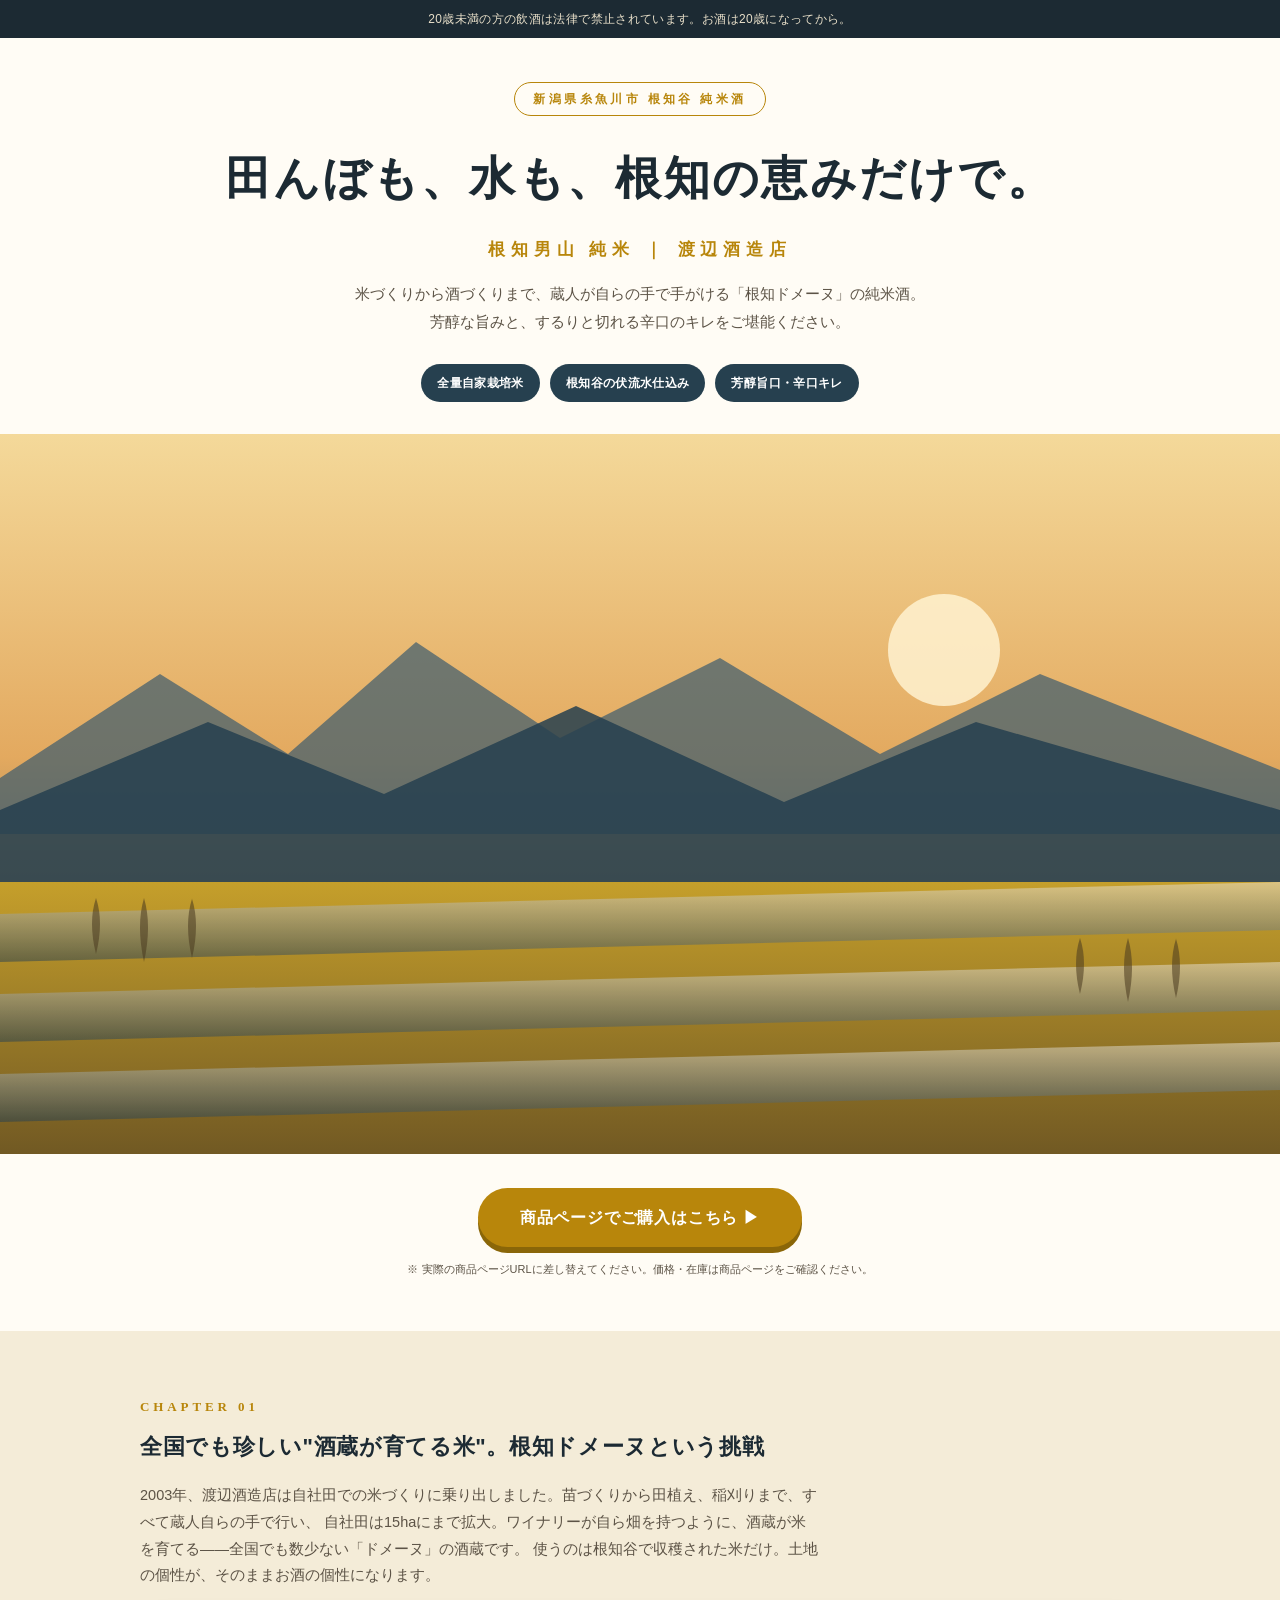
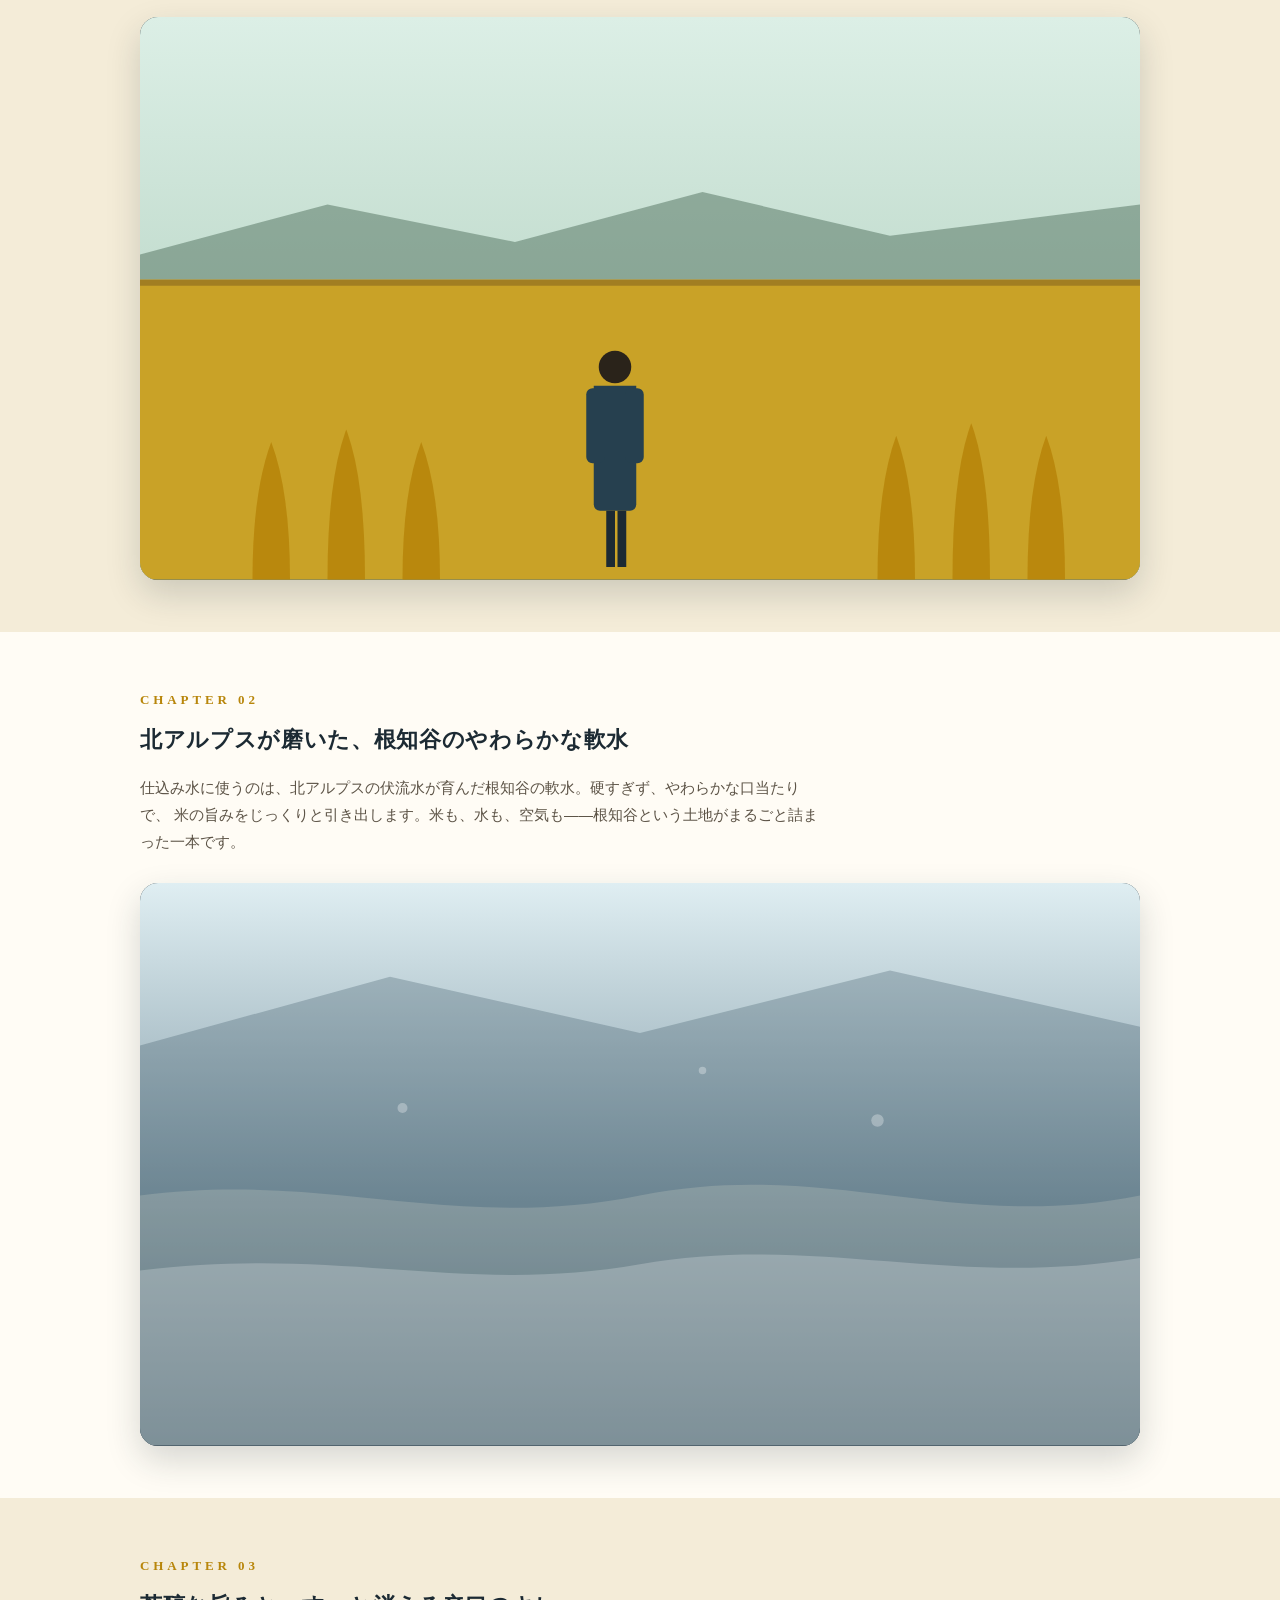
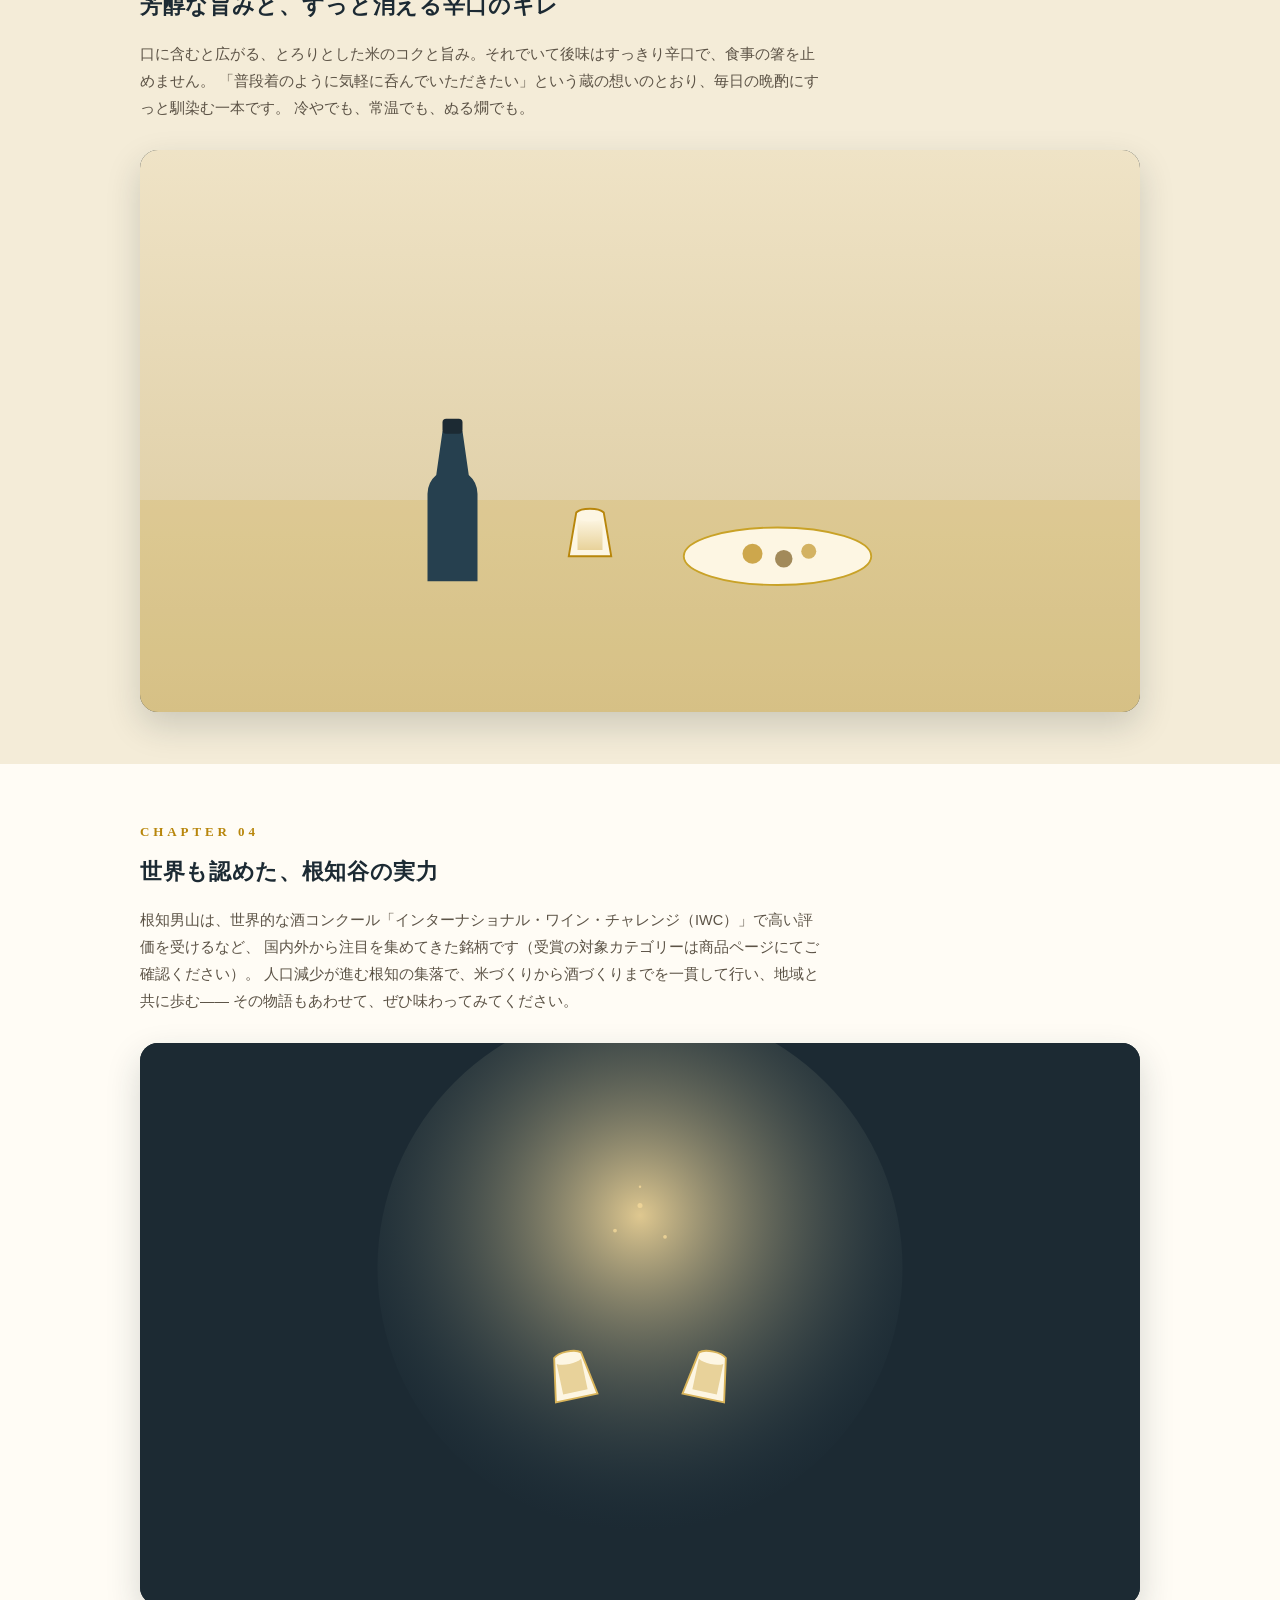
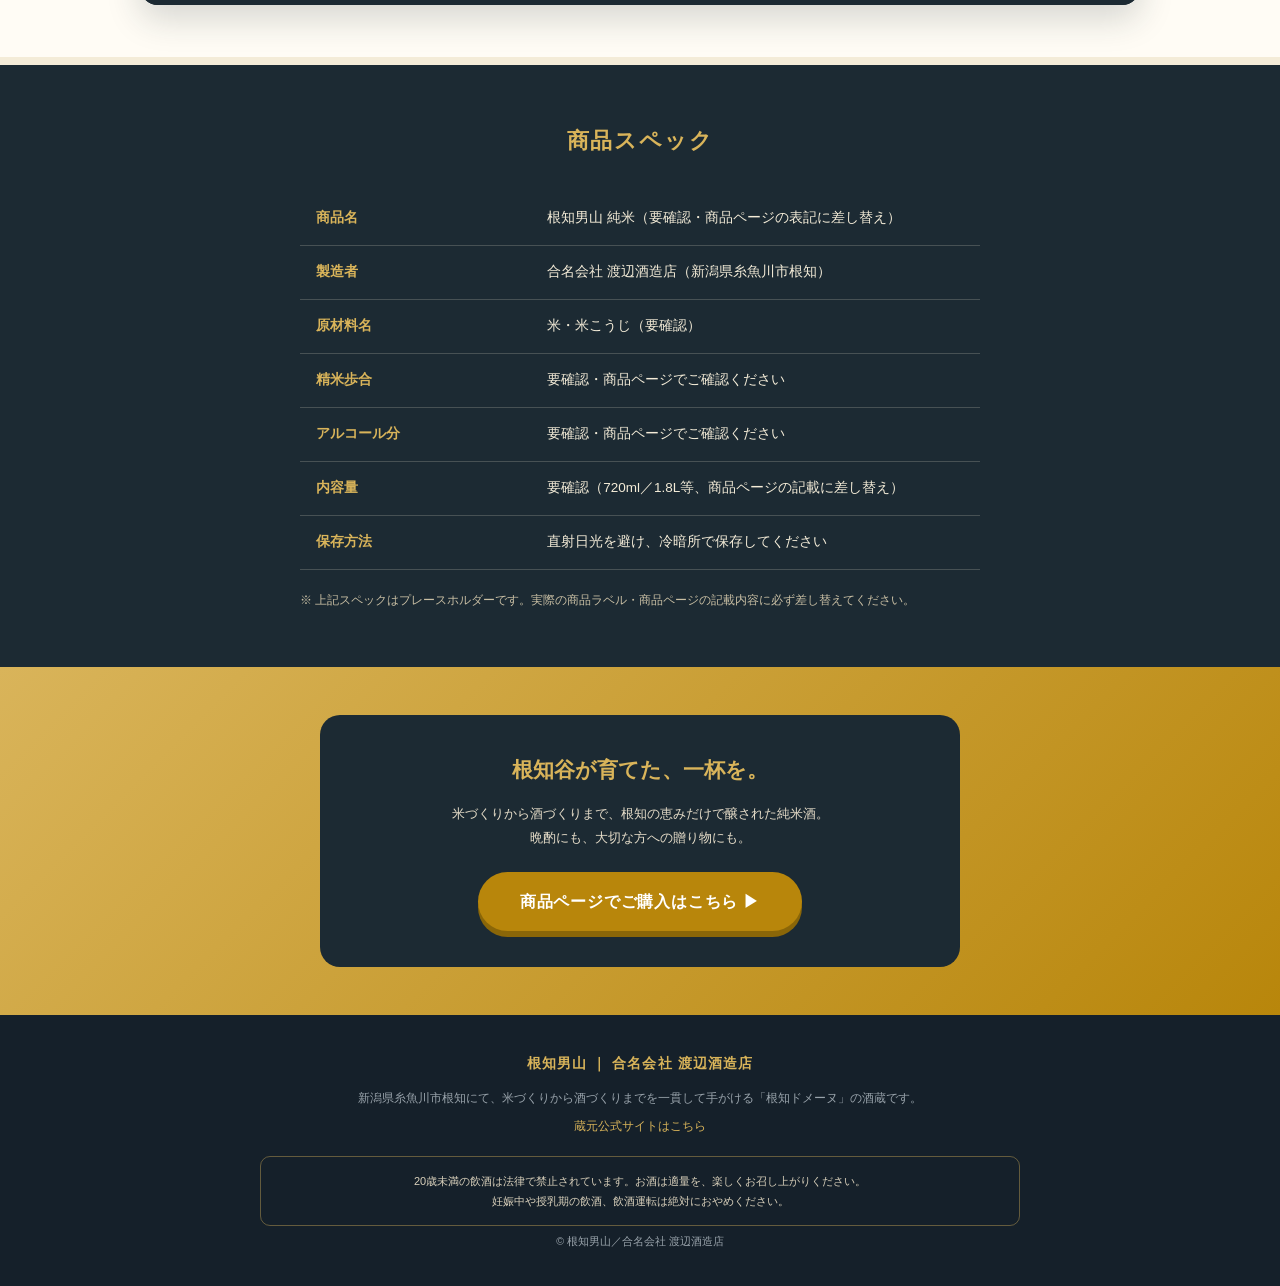
<file: nechiotokoyama-junmai-lp.html>
<!DOCTYPE html>
<!--
  根知男山 純米（渡辺酒造店）楽天ランディングページ
  ------------------------------------------------
  対象商品URL（蔵元公式サイト）: https://www.watanabeshuzouten.com/c/sake/jyunmai/gd147
  参考デザイン: https://item.rakuten.co.jp/bellevie-harima/food-01235/

  ★重要：内容についての注意
  このセッションのネットワーク制限により、上記2つのURLに直接アクセスして
  ページ内容を取得することができませんでした（プロキシによりブロック）。
  そのため、
   ・商品情報は「渡辺酒造店（新潟県糸魚川市・根知男山）」に関する公開情報をもとに
     蔵の特徴・製法・受賞歴等を調査してまとめたものです。
     URLの構成（/c/sake/jyunmai/gd147 = 純米カテゴリの商品）から、蔵の看板商品である
     「根知男山 純米」を想定して構成しています。
   ・参考にとご指定いただいた楽天ページのデザインも直接確認できなかったため、
     一般的に高CVRとされる食品・日本酒系ランディングページの型
     （温かみのある配色、ストーリーテリング形式の見出し、大きな写真、
     こだわり訴求、実績・受賞歴、スペック表、購入導線の複数配置）を踏まえて構成しています。

  ▼公開前に必ずご確認・差し替えください
   1. 商品名・価格・容量・原材料・精米歩合・アルコール分（.spec-table）
      → 実際の商品ページの記載内容に置き換えてください
   2. 受賞歴・エピソード（第四章セクション）
      → 実際にこの商品（純米）が対象の受賞かどうかを確認してください
   3. 購入ボタンのリンク先（.js-buy-link）
      → 実際の楽天商品ページURLに差し替えてください
   4. 画像（.hero-visual, .story-visual）
      → 現在はイラスト（SVG）のプレースホルダーです。
        実際の商品・蔵・田んぼ写真（横1600×縦900px, 16:9）に差し替えてください。
        画像点数：5枚（ヒーロー1枚＋各章1枚×4章）
   5. 酒類販売ページのため、未成年飲酒防止に関する表記（フッター）は
      削除せずに残してください（景品表示法・酒税法関連の観点から推奨）。
-->
<html lang="ja">
<head>
<meta charset="UTF-8">
<meta name="viewport" content="width=device-width, initial-scale=1.0">
<title>根知男山 純米 | 渡辺酒造店 ― 米づくりから醸す、根知谷の純米酒</title>
<style>
  :root{
    --indigo-deep:#1c2a33;
    --indigo:#26404f;
    --indigo-light:#3d5c6e;
    --gold:#b8860b;
    --gold-light:#d9b45a;
    --rice:#f4ecd8;
    --paper:#fffcf5;
    --ink:#2a231a;
    --sub:#5c5346;
  }
  *{box-sizing:border-box;}
  body{
    margin:0;
    padding:0;
    background:var(--rice);
    color:var(--ink);
    font-family:"Yu Gothic","Hiragino Kaku Gothic ProN","Noto Sans JP",sans-serif;
    line-height:1.85;
  }
  a{color:inherit;}
  img,.visual-svg{max-width:100%;display:block;}
  .wrap{max-width:1040px;margin:0 auto;padding:0 20px;}

  /* ===== 年齢確認・注意バー ===== */
  .age-bar{
    background:var(--indigo-deep);
    color:#e8dfc9;
    text-align:center;
    font-size:12px;
    padding:8px 12px;
    letter-spacing:.03em;
  }

  /* ===== ヒーロー（大タイトル） ===== */
  .hero{
    background:var(--paper);
    padding:44px 0 0;
  }
  .hero-inner{max-width:1040px;margin:0 auto;padding:0 20px;text-align:center;}
  .hero-eyebrow{
    display:inline-block;
    font-size:12px;
    letter-spacing:.28em;
    color:var(--gold);
    border:1px solid var(--gold);
    padding:5px 18px;
    border-radius:999px;
    margin-bottom:20px;
    font-weight:700;
  }
  .hero h1{
    font-family:"Times New Roman","Yu Mincho","Hiragino Mincho ProN",serif;
    font-size:clamp(28px,5.2vw,46px);
    margin:0 0 14px;
    letter-spacing:.05em;
    color:var(--indigo-deep);
  }
  .hero h1 small{
    display:block;
    font-size:.36em;
    letter-spacing:.35em;
    color:var(--gold);
    margin-top:14px;
    font-weight:700;
  }
  .hero p.lead{
    max-width:600px;
    margin:0 auto 28px;
    font-size:15px;
    color:var(--sub);
  }
  .hero-badges{
    display:flex;
    justify-content:center;
    flex-wrap:wrap;
    gap:10px;
    margin-bottom:32px;
  }
  .hero-badges span{
    background:var(--indigo);
    color:#fff;
    font-size:12px;
    font-weight:700;
    padding:8px 16px;
    border-radius:999px;
    letter-spacing:.03em;
  }

  /* ===== 画像共通（16:9 / 1600x900想定） ===== */
  .visual-box{
    width:100%;
    aspect-ratio:16/9;
    border-radius:18px;
    overflow:hidden;
    box-shadow:0 14px 34px rgba(28,42,51,.18);
    background:var(--indigo-deep);
  }
  .visual-box svg{width:100%;height:100%;display:block;}
  .hero-visual{margin:0 0 34px;}
  .hero-visual .visual-box{border-radius:0;box-shadow:none;}

  .btn{
    display:inline-block;
    background:var(--gold);
    color:#fff;
    font-weight:900;
    padding:15px 42px;
    border-radius:999px;
    text-decoration:none;
    font-size:16px;
    letter-spacing:.05em;
    box-shadow:0 6px 0 #8a6608;
    transition:transform .15s;
  }
  .btn:hover{transform:translateY(-2px);}
  .hero-cta{padding:0 20px 40px;text-align:center;}
  .cta-note{margin-top:12px;font-size:11px;color:var(--sub);}

  /* ===== ストーリーセクション（小見出し＋テキスト＋画像 の繰り返し） ===== */
  .story{background:var(--rice);padding:8px 0 8px;}
  .story-block{padding:52px 0;}
  .story-block:nth-child(even){background:var(--paper);}
  .story-num{
    display:inline-block;
    font-family:"Times New Roman",serif;
    font-size:13px;
    letter-spacing:.3em;
    color:var(--gold);
    font-weight:700;
    margin-bottom:10px;
  }
  .story-block h2{
    font-size:22px;
    margin:0 0 18px;
    color:var(--indigo-deep);
    font-weight:900;
    letter-spacing:.03em;
    line-height:1.6;
  }
  .story-block p.body-text{
    max-width:680px;
    margin:0 0 28px;
    font-size:14.5px;
    color:var(--sub);
  }

  /* ===== スペック表 ===== */
  .spec{background:var(--indigo-deep);color:#f4ecd8;padding:56px 0;}
  .spec h2{
    text-align:center;
    font-size:22px;
    margin:0 0 30px;
    color:var(--gold-light);
    letter-spacing:.08em;
  }
  .spec-table{
    width:100%;
    max-width:680px;
    margin:0 auto;
    border-collapse:collapse;
    font-size:13.5px;
  }
  .spec-table th,.spec-table td{
    padding:14px 16px;
    border-bottom:1px solid rgba(244,236,216,.2);
    text-align:left;
  }
  .spec-table th{
    width:34%;
    color:var(--gold-light);
    font-weight:700;
    white-space:nowrap;
  }
  .spec-note{
    max-width:680px;
    margin:20px auto 0;
    font-size:11.5px;
    color:#c9bfa4;
  }

  /* ===== CTAバナー ===== */
  .cta-banner{
    background:linear-gradient(135deg,var(--gold-light),var(--gold));
    padding:48px 20px;
    text-align:center;
  }
  .cta-inner{
    background:var(--indigo-deep);
    color:#fff;
    max-width:640px;
    margin:0 auto;
    border-radius:20px;
    padding:36px 26px;
  }
  .cta-inner h3{
    margin:0 0 12px;
    font-size:21px;
    color:var(--gold-light);
    font-family:"Yu Mincho","Hiragino Mincho ProN",serif;
  }
  .cta-inner p{margin:0 0 22px;font-size:13px;color:#e6ddc9;}

  /* ===== フッター ===== */
  footer{
    background:#15202a;
    color:#b9c2c9;
    padding:36px 20px 28px;
    font-size:12px;
  }
  .footer-inner{max-width:760px;margin:0 auto;text-align:center;}
  .footer-inner h5{
    color:var(--gold-light);
    font-size:14px;
    letter-spacing:.08em;
    margin:0 0 10px;
  }
  .footer-inner p{margin:6px 0;color:#98a2aa;}
  .footer-inner a{color:var(--gold-light);text-decoration:none;}
  .footer-inner a:hover{text-decoration:underline;}
  .age-notice{
    margin-top:18px;
    padding:14px;
    border:1px solid rgba(217,180,90,.4);
    border-radius:10px;
    font-size:11px;
    color:#d9d0bb;
  }
  .copyright{margin-top:18px;font-size:10.5px;color:#5f6a71;}

  @media (max-width:640px){
    .story-block{padding:40px 0;}
  }
</style>
</head>
<body>

  <!-- 年齢確認バー -->
  <div class="age-bar">20歳未満の方の飲酒は法律で禁止されています。お酒は20歳になってから。</div>

  <!-- ===== 大タイトル（ヒーロー） ===== -->
  <div class="hero">
    <div class="hero-inner">
      <div class="hero-eyebrow">新潟県糸魚川市 根知谷 純米酒</div>
      <h1>田んぼも、水も、根知の恵みだけで。<small>根知男山 純米 ｜ 渡辺酒造店</small></h1>
      <p class="lead">
        米づくりから酒づくりまで、蔵人が自らの手で手がける「根知ドメーヌ」の純米酒。<br>
        芳醇な旨みと、するりと切れる辛口のキレをご堪能ください。
      </p>
      <div class="hero-badges">
        <span>全量自家栽培米</span>
        <span>根知谷の伏流水仕込み</span>
        <span>芳醇旨口・辛口キレ</span>
      </div>
    </div>

    <!-- 画像01（1600×900）: 根知谷の田んぼと蔵、夕景のイメージ -->
    <div class="hero-visual">
      <div class="visual-box">
        <svg class="visual-svg" viewBox="0 0 1600 900" preserveAspectRatio="xMidYMid slice" role="img" aria-label="根知谷の田んぼと夕景のイメージ">
          <defs>
            <linearGradient id="skyGrad" x1="0" y1="0" x2="0" y2="1">
              <stop offset="0%" stop-color="#f4d99a"/>
              <stop offset="45%" stop-color="#e3a95f"/>
              <stop offset="100%" stop-color="#26404f"/>
            </linearGradient>
            <linearGradient id="fieldGrad" x1="0" y1="0" x2="0" y2="1">
              <stop offset="0%" stop-color="#c9a227"/>
              <stop offset="100%" stop-color="#7a5c1f"/>
            </linearGradient>
            <linearGradient id="waterGrad" x1="0" y1="0" x2="0" y2="1">
              <stop offset="0%" stop-color="#f4ecd8" stop-opacity=".55"/>
              <stop offset="100%" stop-color="#26404f" stop-opacity=".55"/>
            </linearGradient>
          </defs>
          <rect x="0" y="0" width="1600" height="900" fill="url(#skyGrad)"/>
          <!-- 山並み -->
          <path d="M0 430 L200 300 L360 400 L520 260 L700 380 L900 280 L1100 400 L1300 300 L1600 420 L1600 500 L0 500 Z" fill="#3d5c6e" opacity=".7"/>
          <path d="M0 470 L260 360 L480 450 L720 340 L980 460 L1220 360 L1600 470 L1600 560 L0 560 Z" fill="#26404f" opacity=".85"/>
          <!-- 太陽 -->
          <circle cx="1180" cy="270" r="70" fill="#fff3d0" opacity=".85"/>
          <!-- 棚田（水鏡） -->
          <g opacity=".9">
            <path d="M0 560 L1600 560 L1600 900 L0 900 Z" fill="url(#fieldGrad)"/>
            <path d="M0 600 L1600 560 L1600 620 L0 660 Z" fill="url(#waterGrad)"/>
            <path d="M0 700 L1600 660 L1600 720 L0 760 Z" fill="url(#waterGrad)"/>
            <path d="M0 800 L1600 760 L1600 820 L0 860 Z" fill="url(#waterGrad)"/>
          </g>
          <!-- 稲穂のシルエット -->
          <g fill="#4a3a1f" opacity=".55">
            <path d="M120 650 q10 -40 0 -70 q-10 30 0 70 Z"/>
            <path d="M180 660 q10 -46 0 -80 q-10 34 0 80 Z"/>
            <path d="M240 655 q10 -42 0 -74 q-10 32 0 74 Z"/>
            <path d="M1350 700 q10 -40 0 -70 q-10 30 0 70 Z"/>
            <path d="M1410 710 q10 -46 0 -80 q-10 34 0 80 Z"/>
            <path d="M1470 705 q10 -42 0 -74 q-10 32 0 74 Z"/>
          </g>
        </svg>
      </div>
    </div>

    <div class="hero-cta">
      <a class="btn js-buy-link" href="https://item.rakuten.co.jp/xxxxxxxx/xxxxxxxx/" target="_blank" rel="noopener">商品ページでご購入はこちら ▶</a>
      <p class="cta-note">※ 実際の商品ページURLに差し替えてください。価格・在庫は商品ページをご確認ください。</p>
    </div>
  </div>

  <!-- ===== ストーリー（小見出し＋テキスト＋画像 × 4） ===== -->
  <div class="story">

    <!-- 第一章 -->
    <div class="story-block">
      <div class="wrap">
        <div class="story-num">CHAPTER 01</div>
        <h2>全国でも珍しい"酒蔵が育てる米"。根知ドメーヌという挑戦</h2>
        <p class="body-text">
          2003年、渡辺酒造店は自社田での米づくりに乗り出しました。苗づくりから田植え、稲刈りまで、すべて蔵人自らの手で行い、
          自社田は15haにまで拡大。ワイナリーが自ら畑を持つように、酒蔵が米を育てる――全国でも数少ない「ドメーヌ」の酒蔵です。
          使うのは根知谷で収穫された米だけ。土地の個性が、そのままお酒の個性になります。
        </p>

        <!-- 画像02（1600×900）: 根知谷の棚田で稲刈りをする蔵人のイメージ -->
        <div class="visual-box">
          <svg class="visual-svg" viewBox="0 0 1600 900" preserveAspectRatio="xMidYMid slice" role="img" aria-label="根知谷で稲刈りをする蔵人のイメージ">
            <defs>
              <linearGradient id="skyGrad2" x1="0" y1="0" x2="0" y2="1">
                <stop offset="0%" stop-color="#dcefe6"/>
                <stop offset="100%" stop-color="#a8c9b6"/>
              </linearGradient>
            </defs>
            <rect width="1600" height="900" fill="url(#skyGrad2)"/>
            <path d="M0 380 L300 300 L600 360 L900 280 L1200 350 L1600 300 L1600 420 L0 420 Z" fill="#5c7a68" opacity=".55"/>
            <rect x="0" y="420" width="1600" height="480" fill="#c9a227"/>
            <g fill="#7a5c1f">
              <rect x="0" y="420" width="1600" height="10" opacity=".5"/>
            </g>
            <!-- 稲の束 -->
            <g fill="#b8860b" opacity=".9">
              <path d="M180 900 q0 -140 30 -220 q30 80 30 220 Z"/>
              <path d="M300 900 q0 -160 30 -240 q30 80 30 240 Z"/>
              <path d="M420 900 q0 -140 30 -220 q30 80 30 220 Z"/>
              <path d="M1180 900 q0 -150 30 -230 q30 80 30 230 Z"/>
              <path d="M1300 900 q0 -170 30 -250 q30 80 30 250 Z"/>
              <path d="M1420 900 q0 -150 30 -230 q30 80 30 230 Z"/>
            </g>
            <!-- 蔵人（シンプルなシルエット） -->
            <g transform="translate(760,560)">
              <circle cx="0" cy="0" r="26" fill="#2a231a"/>
              <path d="M-34 30 h68 v190 a10 10 0 0 1 -10 10 h-48 a10 10 0 0 1 -10 -10 Z" fill="#26404f"/>
              <rect x="-46" y="34" width="30" height="120" rx="10" fill="#26404f"/>
              <rect x="16" y="34" width="30" height="120" rx="10" fill="#26404f"/>
              <rect x="-14" y="230" width="14" height="90" fill="#1c2a33"/>
              <rect x="4" y="230" width="14" height="90" fill="#1c2a33"/>
            </g>
          </svg>
        </div>
      </div>
    </div>

    <!-- 第二章 -->
    <div class="story-block">
      <div class="wrap">
        <div class="story-num">CHAPTER 02</div>
        <h2>北アルプスが磨いた、根知谷のやわらかな軟水</h2>
        <p class="body-text">
          仕込み水に使うのは、北アルプスの伏流水が育んだ根知谷の軟水。硬すぎず、やわらかな口当たりで、
          米の旨みをじっくりと引き出します。米も、水も、空気も――根知谷という土地がまるごと詰まった一本です。
        </p>

        <!-- 画像03（1600×900）: 山あいの清流・湧き水のイメージ -->
        <div class="visual-box">
          <svg class="visual-svg" viewBox="0 0 1600 900" preserveAspectRatio="xMidYMid slice" role="img" aria-label="根知谷の伏流水・清流のイメージ">
            <defs>
              <linearGradient id="waterGrad2" x1="0" y1="0" x2="0" y2="1">
                <stop offset="0%" stop-color="#dfeef2"/>
                <stop offset="100%" stop-color="#3d5c6e"/>
              </linearGradient>
            </defs>
            <rect width="1600" height="900" fill="url(#waterGrad2)"/>
            <path d="M0 260 L400 150 L800 240 L1200 140 L1600 230 L1600 900 L0 900 Z" fill="#26404f" opacity=".25"/>
            <path d="M0 500 C 300 460, 500 560, 800 500 C 1100 440, 1300 560, 1600 500 L1600 900 L0 900 Z" fill="#f4ecd8" opacity=".18"/>
            <path d="M0 620 C 320 580, 520 660, 800 610 C 1080 560, 1300 650, 1600 600 L1600 900 L0 900 Z" fill="#ffffff" opacity=".22"/>
            <g fill="#ffffff" opacity=".3">
              <circle cx="420" cy="360" r="8"/>
              <circle cx="900" cy="300" r="6"/>
              <circle cx="1180" cy="380" r="10"/>
            </g>
          </svg>
        </div>
      </div>
    </div>

    <!-- 第三章 -->
    <div class="story-block">
      <div class="wrap">
        <div class="story-num">CHAPTER 03</div>
        <h2>芳醇な旨みと、すっと消える辛口のキレ</h2>
        <p class="body-text">
          口に含むと広がる、とろりとした米のコクと旨み。それでいて後味はすっきり辛口で、食事の箸を止めません。
          「普段着のように気軽に呑んでいただきたい」という蔵の想いのとおり、毎日の晩酌にすっと馴染む一本です。
          冷やでも、常温でも、ぬる燗でも。
        </p>

        <!-- 画像04（1600×900）: グラスに注がれた純米酒と料理のイメージ -->
        <div class="visual-box">
          <svg class="visual-svg" viewBox="0 0 1600 900" preserveAspectRatio="xMidYMid slice" role="img" aria-label="グラスに注がれた純米酒のイメージ">
            <defs>
              <linearGradient id="tableGrad" x1="0" y1="0" x2="0" y2="1">
                <stop offset="0%" stop-color="#efe3c6"/>
                <stop offset="100%" stop-color="#d9c79a"/>
              </linearGradient>
              <linearGradient id="sakeGrad" x1="0" y1="0" x2="0" y2="1">
                <stop offset="0%" stop-color="#fdf6e3"/>
                <stop offset="100%" stop-color="#e8d29a"/>
              </linearGradient>
            </defs>
            <rect width="1600" height="900" fill="url(#tableGrad)"/>
            <rect x="0" y="560" width="1600" height="340" fill="#c9a227" opacity=".18"/>
            <!-- 徳利 -->
            <g transform="translate(500,430)">
              <path d="M-40 260 h80 v-140 a40 40 0 0 0 -14 -30 l-10 -70 h-32 l-10 70 a40 40 0 0 0 -14 30 Z" fill="#26404f"/>
              <rect x="-16" y="0" width="32" height="24" rx="6" fill="#1c2a33"/>
            </g>
            <!-- おちょこ -->
            <g transform="translate(720,560)">
              <path d="M-34 90 L34 90 L22 20 a24 10 0 0 0 -44 0 Z" fill="#fdf6e3" stroke="#b8860b" stroke-width="3"/>
              <path d="M-20 30 a24 10 0 0 0 40 0 v50 h-40 Z" fill="url(#sakeGrad)"/>
            </g>
            <!-- 小皿(肴) -->
            <g transform="translate(1020,650)">
              <ellipse cx="0" cy="0" rx="150" ry="46" fill="#fdf6e3" stroke="#c9a227" stroke-width="3"/>
              <circle cx="-40" cy="-4" r="16" fill="#b8860b" opacity=".7"/>
              <circle cx="10" cy="4" r="14" fill="#7a5c1f" opacity=".7"/>
              <circle cx="50" cy="-8" r="12" fill="#b8860b" opacity=".6"/>
            </g>
          </svg>
        </div>
      </div>
    </div>

    <!-- 第四章 -->
    <div class="story-block">
      <div class="wrap">
        <div class="story-num">CHAPTER 04</div>
        <h2>世界も認めた、根知谷の実力</h2>
        <p class="body-text">
          根知男山は、世界的な酒コンクール「インターナショナル・ワイン・チャレンジ（IWC）」で高い評価を受けるなど、
          国内外から注目を集めてきた銘柄です（受賞の対象カテゴリーは商品ページにてご確認ください）。
          人口減少が進む根知の集落で、米づくりから酒づくりまでを一貫して行い、地域と共に歩む――
          その物語もあわせて、ぜひ味わってみてください。
        </p>

        <!-- 画像05（1600×900）: 乾杯・食卓のイメージ -->
        <div class="visual-box">
          <svg class="visual-svg" viewBox="0 0 1600 900" preserveAspectRatio="xMidYMid slice" role="img" aria-label="乾杯・食卓のイメージ">
            <defs>
              <radialGradient id="glowGrad" cx="50%" cy="40%" r="60%">
                <stop offset="0%" stop-color="#f4d99a" stop-opacity=".9"/>
                <stop offset="100%" stop-color="#26404f" stop-opacity="0"/>
              </radialGradient>
            </defs>
            <rect width="1600" height="900" fill="#1c2a33"/>
            <circle cx="800" cy="360" r="420" fill="url(#glowGrad)"/>
            <!-- おちょこ2つで乾杯 -->
            <g transform="translate(680,480) rotate(-12)">
              <path d="M-34 90 L34 90 L22 20 a24 10 0 0 0 -44 0 Z" fill="#fdf6e3" stroke="#d9b45a" stroke-width="3"/>
              <path d="M-20 30 a24 10 0 0 0 40 0 v50 h-40 Z" fill="#e8d29a"/>
            </g>
            <g transform="translate(920,480) rotate(12)">
              <path d="M-34 90 L34 90 L22 20 a24 10 0 0 0 -44 0 Z" fill="#fdf6e3" stroke="#d9b45a" stroke-width="3"/>
              <path d="M-20 30 a24 10 0 0 0 40 0 v50 h-40 Z" fill="#e8d29a"/>
            </g>
            <!-- キラキラ -->
            <g fill="#f4d99a" opacity=".8">
              <circle cx="800" cy="260" r="4"/>
              <circle cx="760" cy="300" r="3"/>
              <circle cx="840" cy="310" r="3"/>
              <circle cx="800" cy="230" r="2"/>
            </g>
          </svg>
        </div>
      </div>
    </div>

  </div>

  <!-- ===== スペック表 ===== -->
  <div class="spec">
    <div class="wrap">
      <h2>商品スペック</h2>
      <table class="spec-table">
        <tr><th>商品名</th><td>根知男山 純米（要確認・商品ページの表記に差し替え）</td></tr>
        <tr><th>製造者</th><td>合名会社 渡辺酒造店（新潟県糸魚川市根知）</td></tr>
        <tr><th>原材料名</th><td>米・米こうじ（要確認）</td></tr>
        <tr><th>精米歩合</th><td>要確認・商品ページでご確認ください</td></tr>
        <tr><th>アルコール分</th><td>要確認・商品ページでご確認ください</td></tr>
        <tr><th>内容量</th><td>要確認（720ml／1.8L等、商品ページの記載に差し替え）</td></tr>
        <tr><th>保存方法</th><td>直射日光を避け、冷暗所で保存してください</td></tr>
      </table>
      <p class="spec-note">※ 上記スペックはプレースホルダーです。実際の商品ラベル・商品ページの記載内容に必ず差し替えてください。</p>
    </div>
  </div>

  <!-- ===== CTAバナー ===== -->
  <div class="cta-banner">
    <div class="cta-inner">
      <h3>根知谷が育てた、一杯を。</h3>
      <p>米づくりから酒づくりまで、根知の恵みだけで醸された純米酒。<br>晩酌にも、大切な方への贈り物にも。</p>
      <a class="btn js-buy-link" href="https://item.rakuten.co.jp/xxxxxxxx/xxxxxxxx/" target="_blank" rel="noopener">商品ページでご購入はこちら ▶</a>
    </div>
  </div>

  <!-- ===== フッター ===== -->
  <footer>
    <div class="footer-inner">
      <h5>根知男山 ｜ 合名会社 渡辺酒造店</h5>
      <p>新潟県糸魚川市根知にて、米づくりから酒づくりまでを一貫して手がける「根知ドメーヌ」の酒蔵です。</p>
      <p><a class="js-shop-link" href="https://www.watanabeshuzouten.com/" target="_blank" rel="noopener">蔵元公式サイトはこちら</a></p>
      <div class="age-notice">
        20歳未満の飲酒は法律で禁止されています。お酒は適量を、楽しくお召し上がりください。<br>
        妊娠中や授乳期の飲酒、飲酒運転は絶対におやめください。
      </div>
      <p class="copyright">&copy; 根知男山／合名会社 渡辺酒造店</p>
    </div>
  </footer>

</body>
</html>
</file>
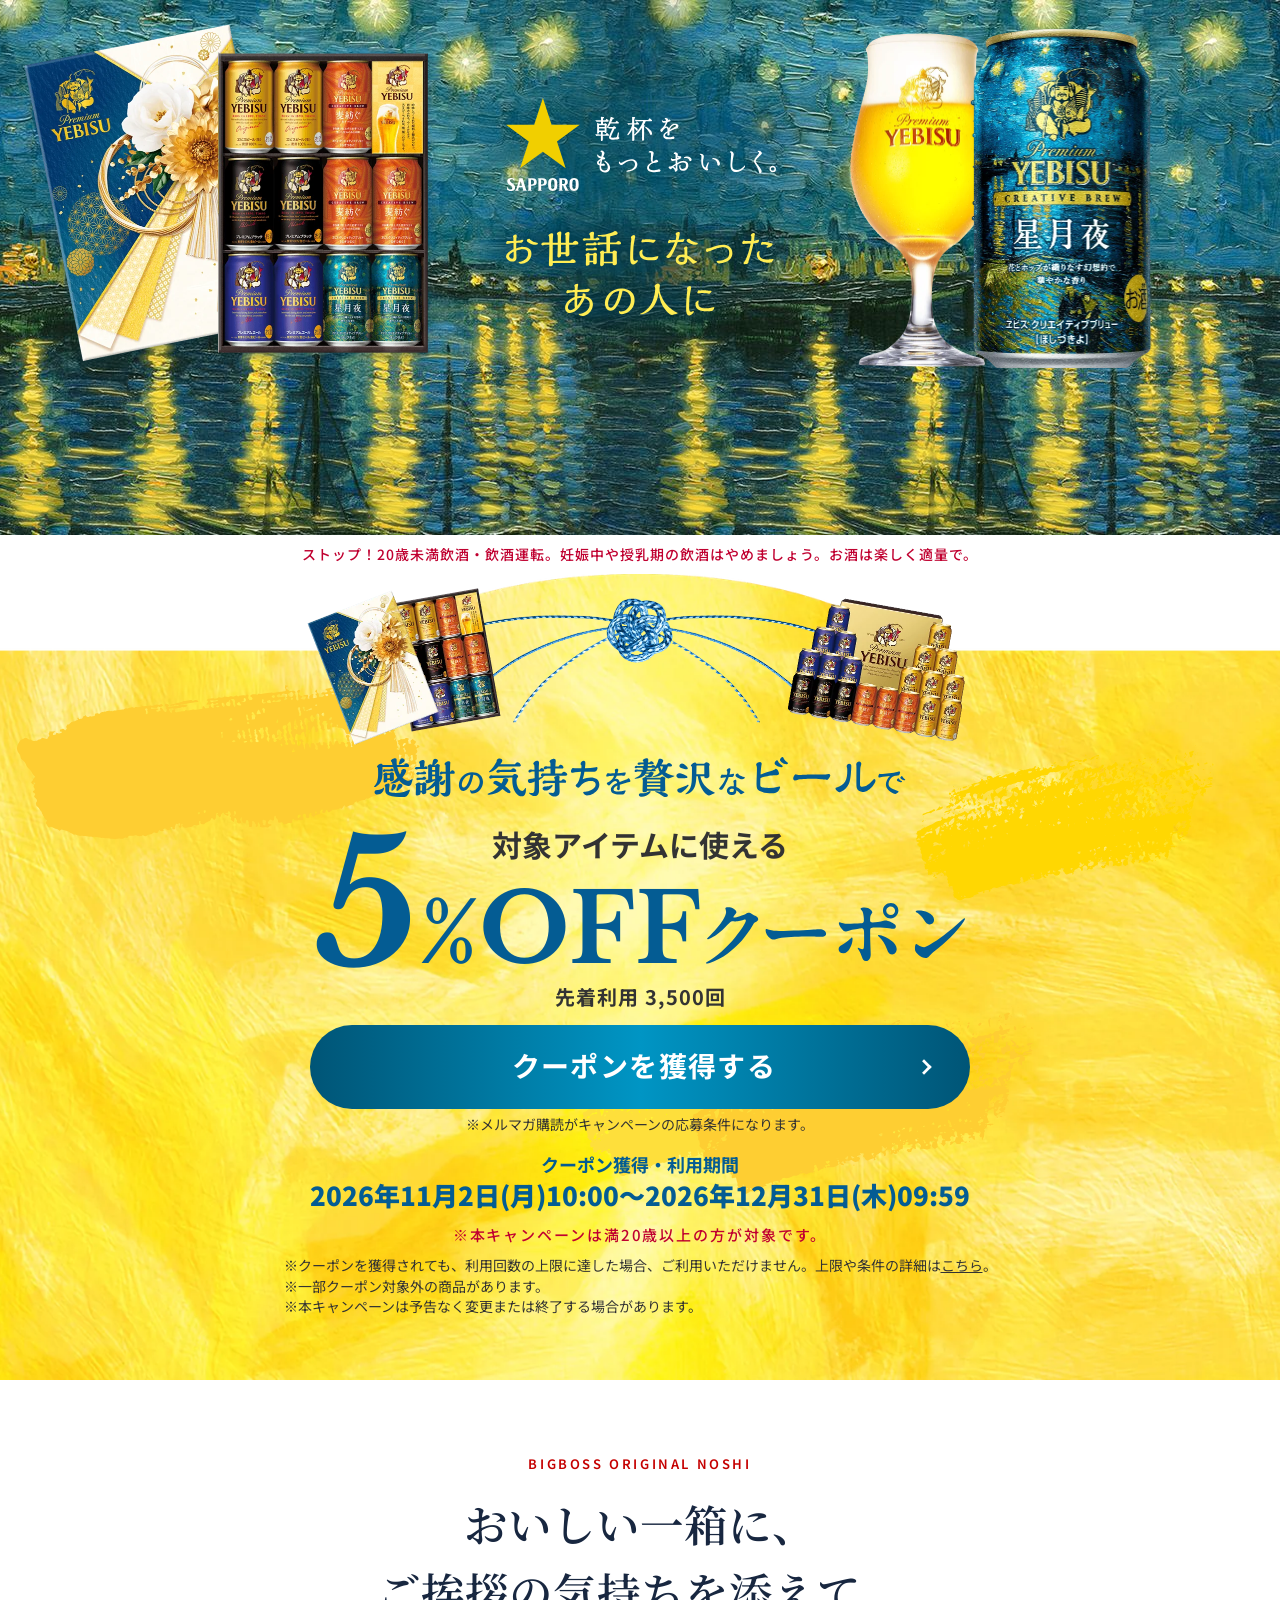
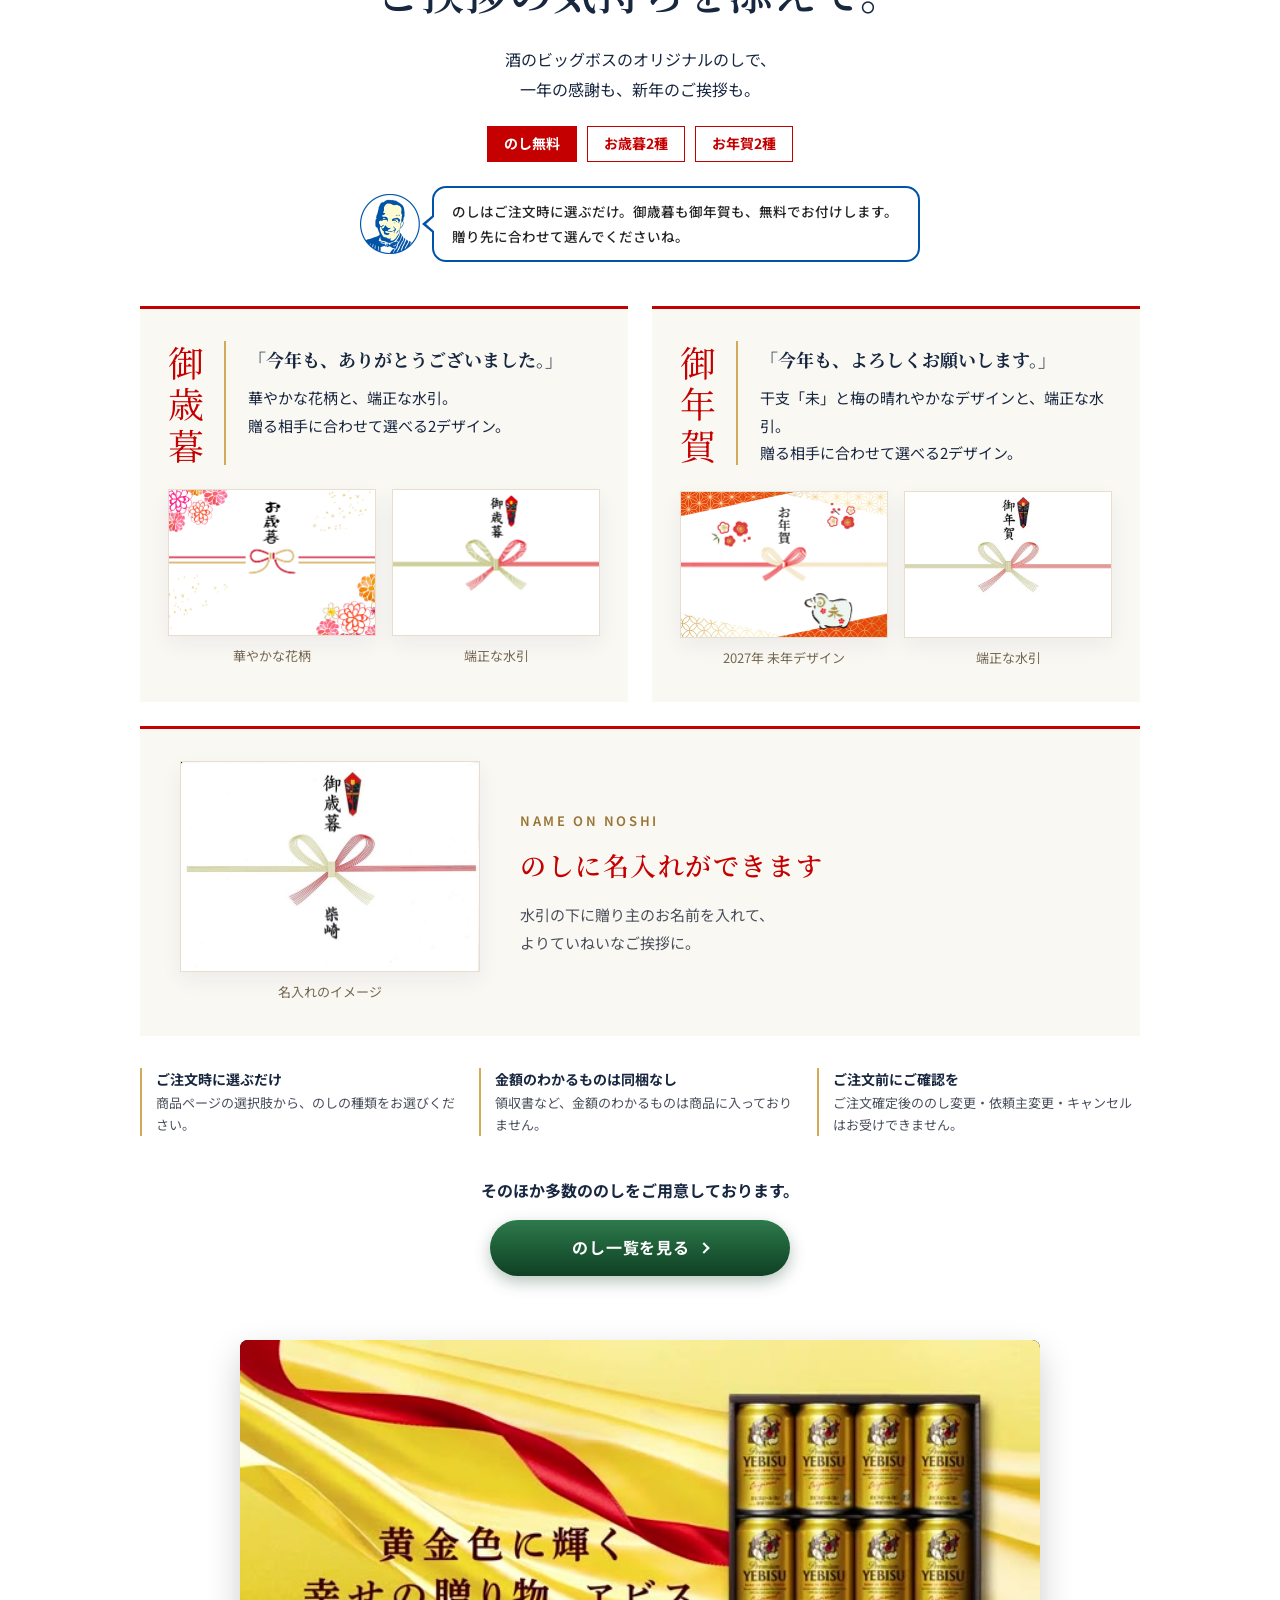
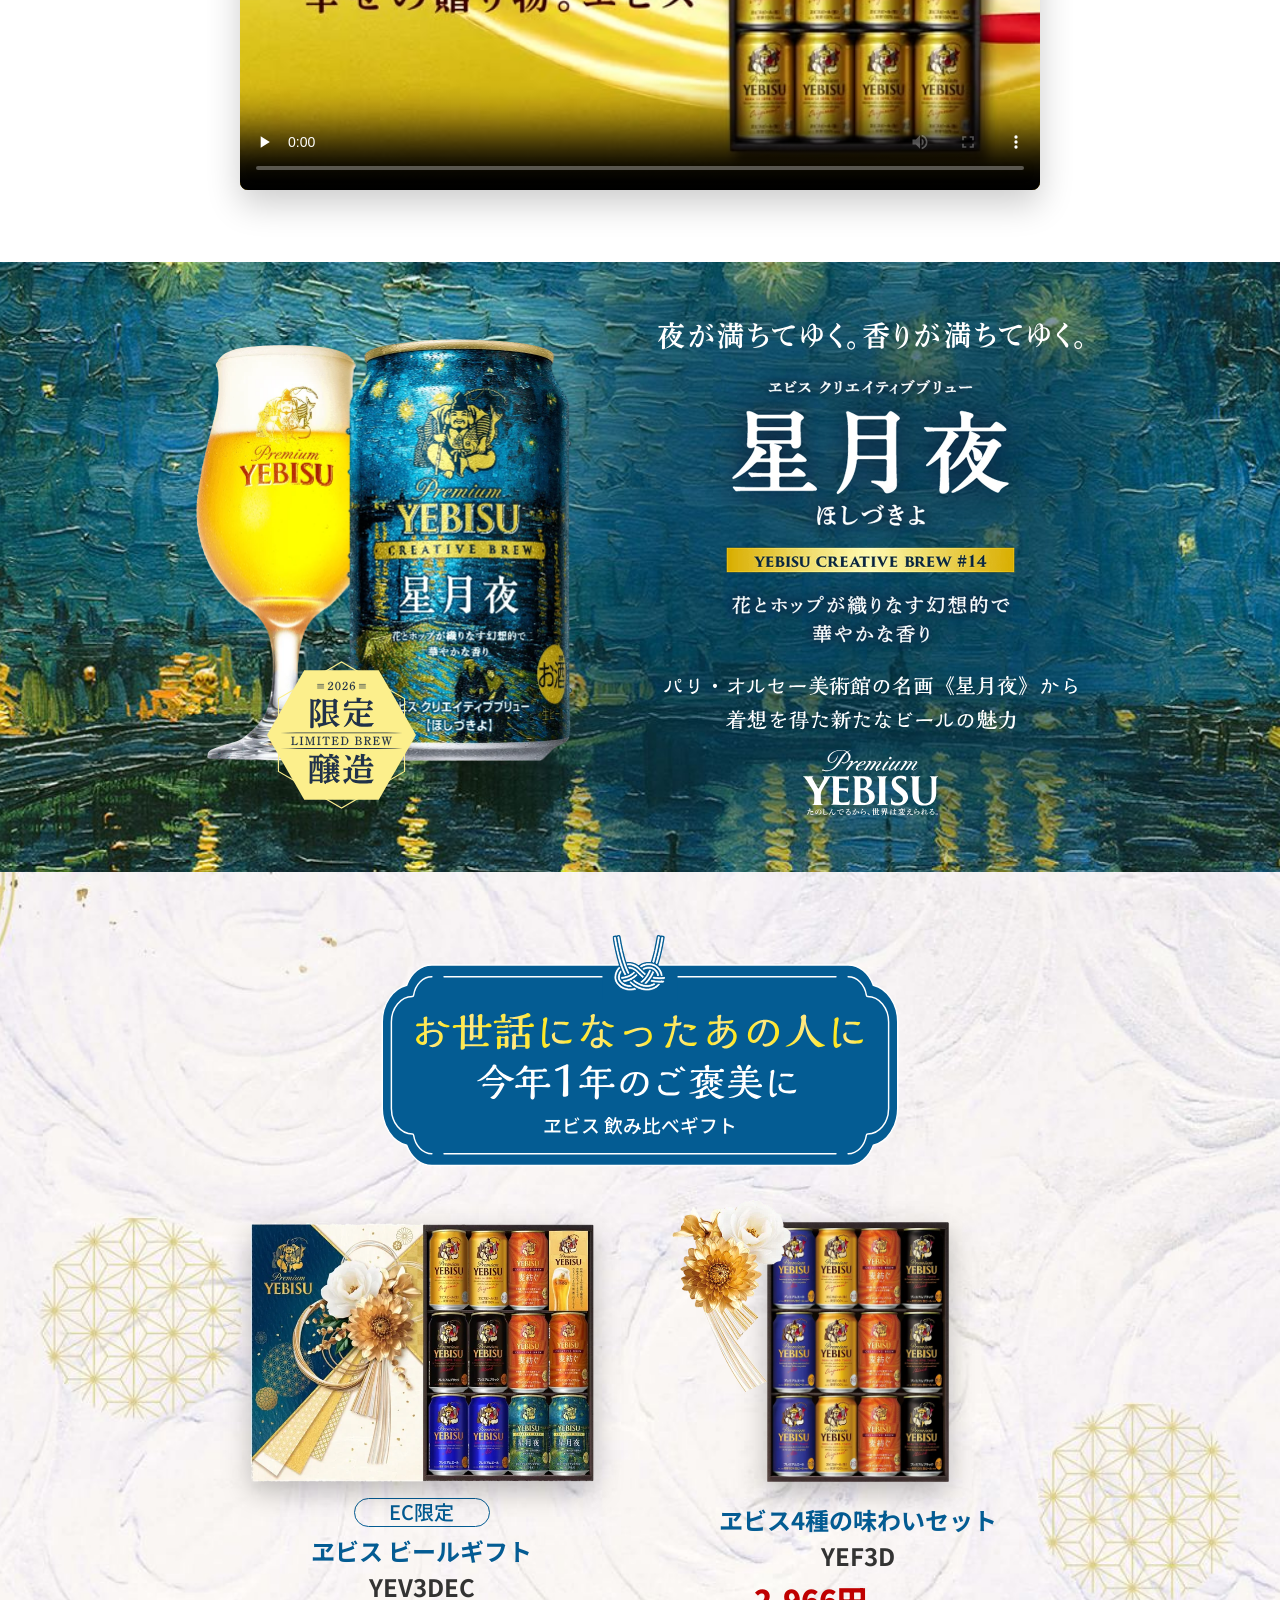
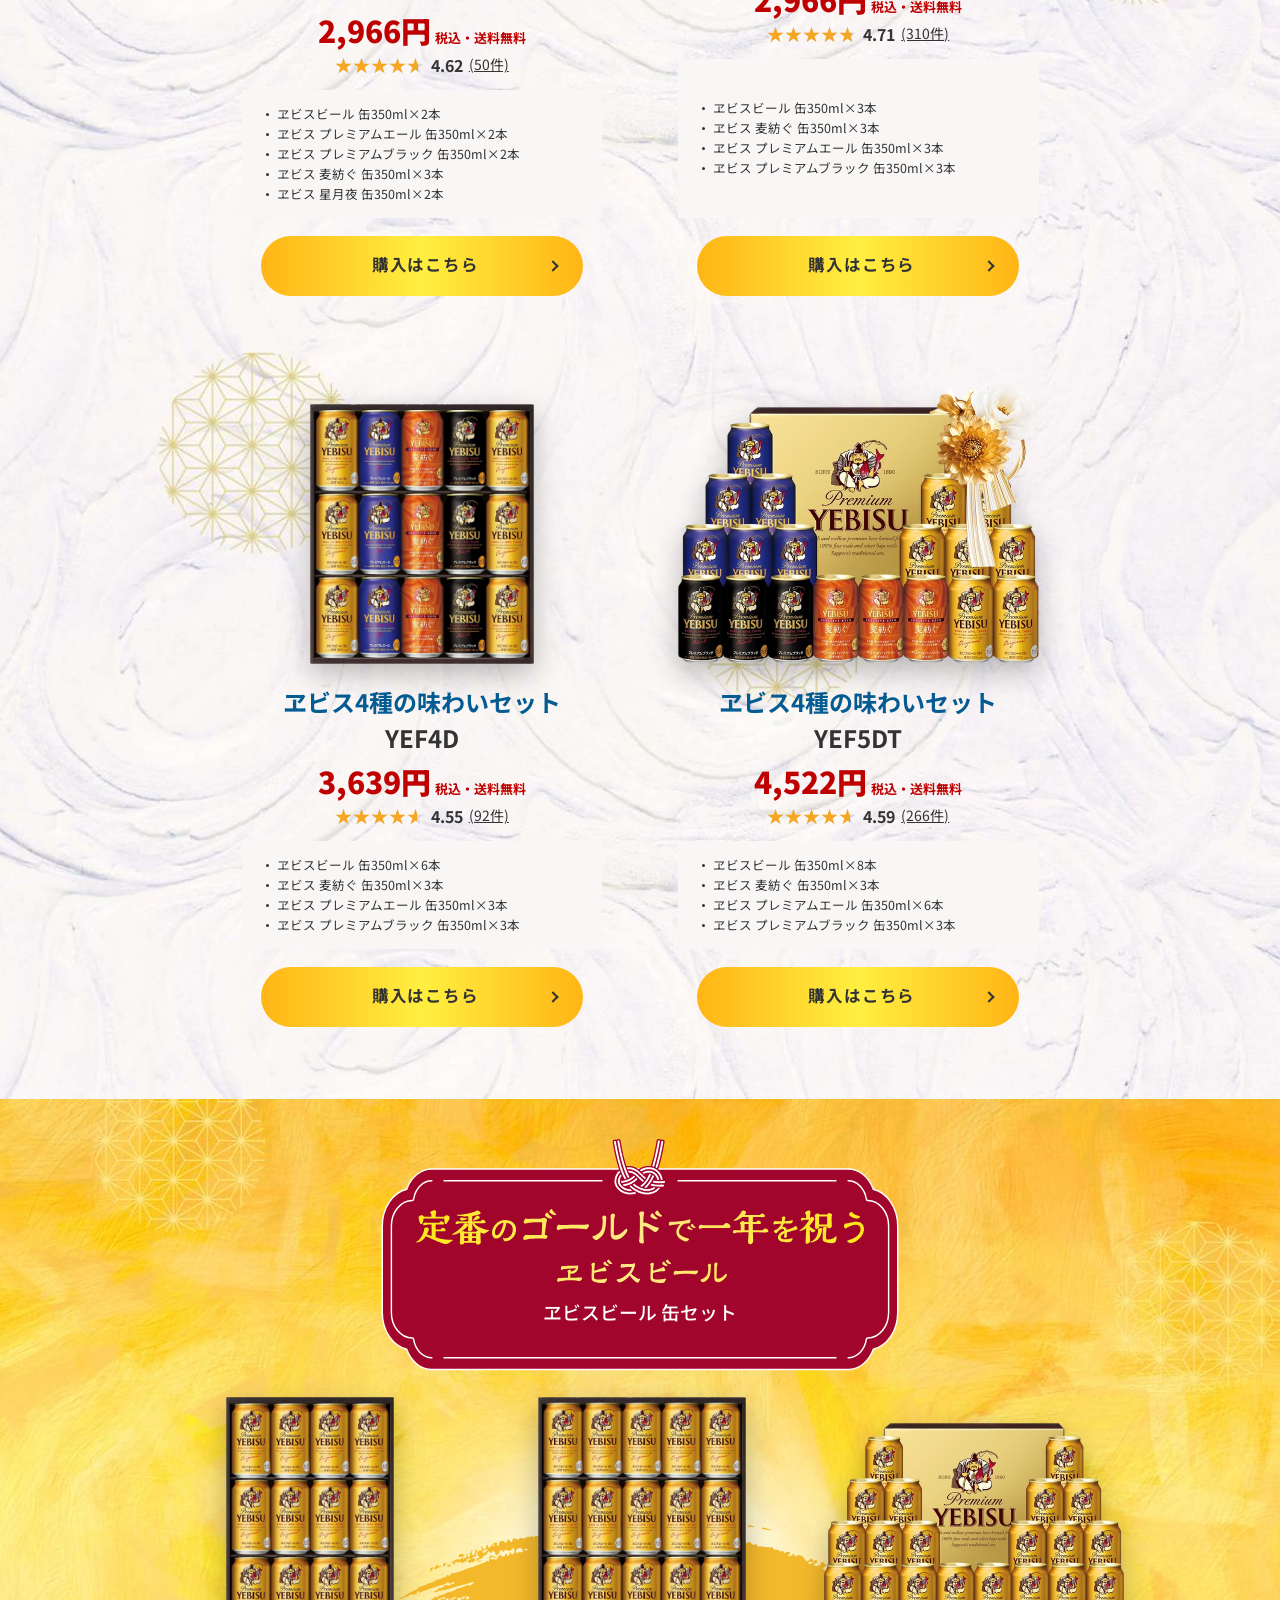
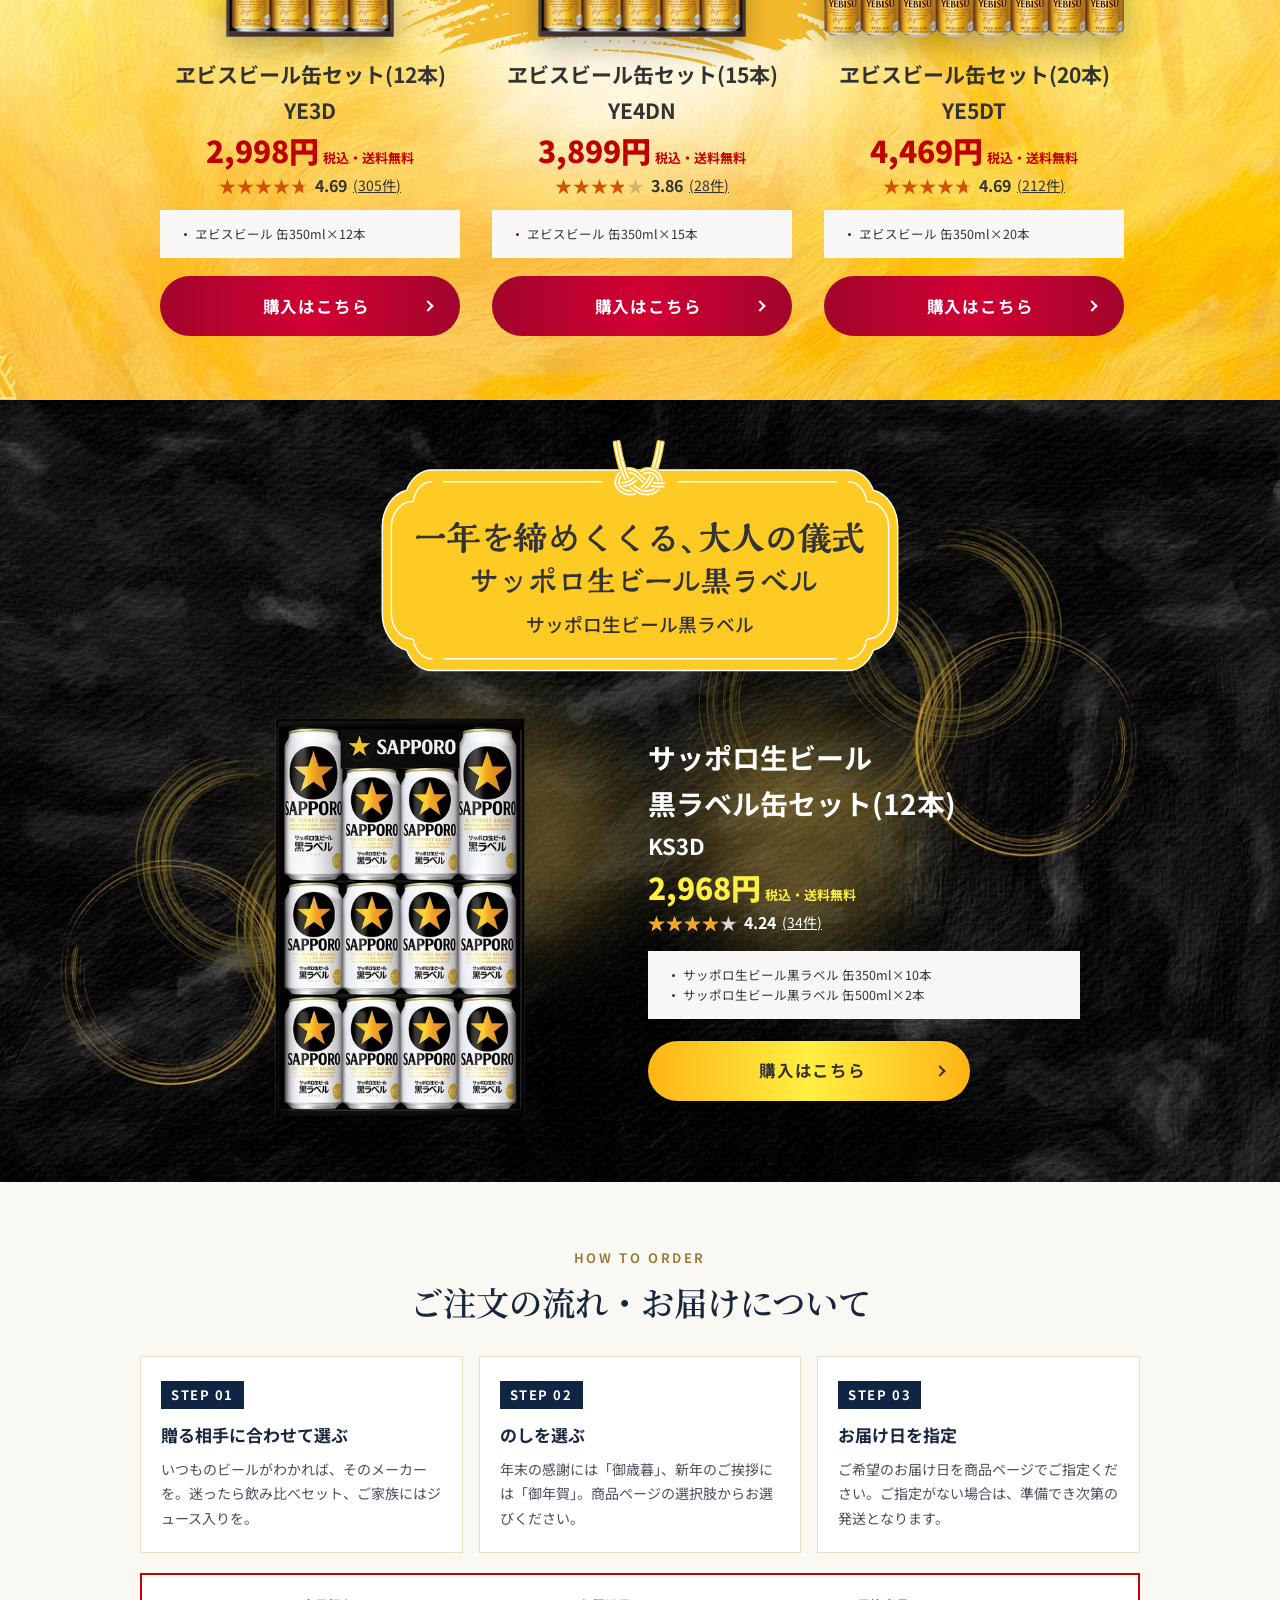
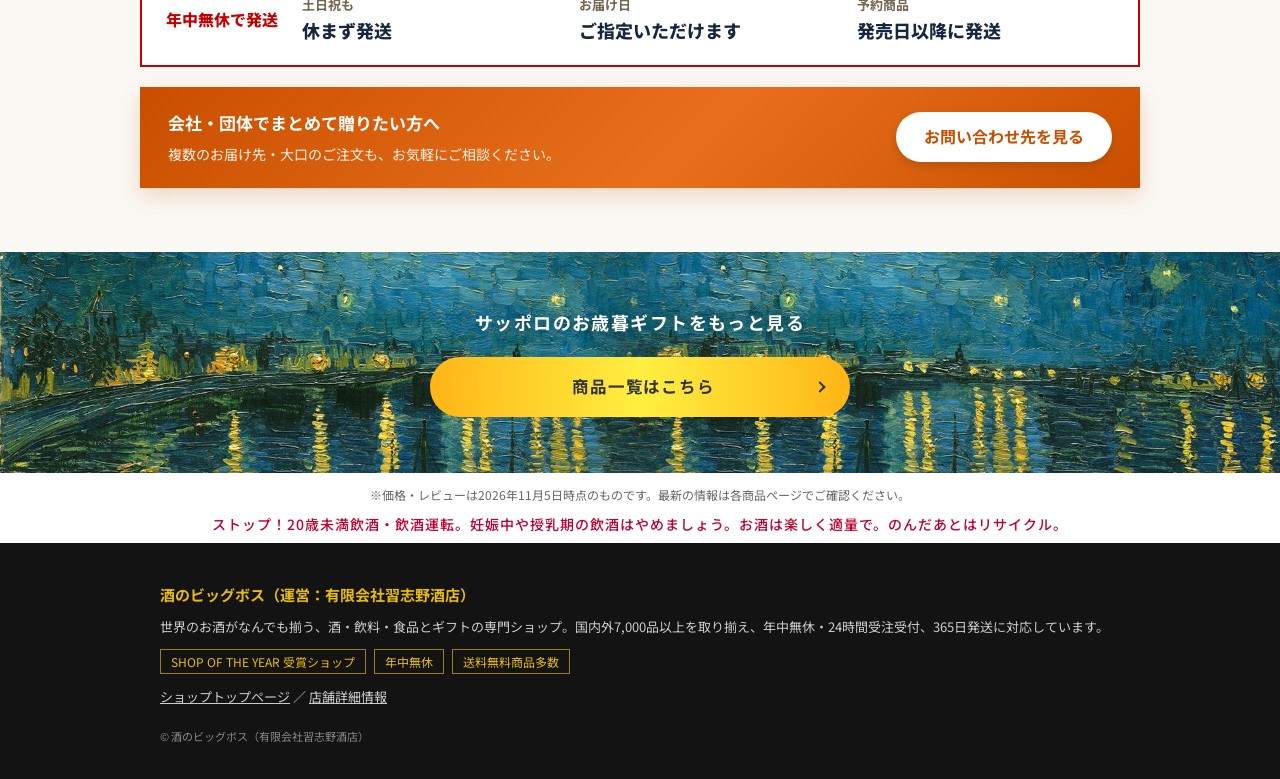
<file: sapporo-gift.html>
<!DOCTYPE html>
<!--
  酒のビッグボス「サッポロ お歳暮ギフト特集ページ」
  ------------------------------------------------
  参考: エビスギフト特集（サッポロビール公式・楽天メーカーショールーム 2026年版）
  https://maker-showroom.rakuten.co.jp/sapporo/campaign/oseibo/
  の構成・背景画像・見出し画像（img/sapporo-gift/ 以下）を活かしています。
  ポイントキャンペーン・ワイン/ウイスキー等・キャンペーン概要は削除しています。

  商品は「お歳暮 サッポロ GIFT」のショップ内検索結果の8商品です。
  商品画像は支給画像の白背景を透過したPNG（img/sapporo-gift/items/）です。
  価格・レビュー評価・件数は 2026年11月5日時点の商品ページの値です。

  ★差し替えポイント一覧
   1. img/sapporo-gift/ の画像と video/ の動画: 楽天で公開する際はR-Cabinetにアップロードし、パスを差し替え
   2. 価格・レビュー（.item_price / .item_review）: 変わったら数値を更新
      星の表示幅は style="--rate:4.71" の数値（評価点）で決まります
   3. クーポンの期間・回数（.coupon）: 公式ページの内容に合わせて更新
-->
<html lang="ja">
<head>
<meta charset="UTF-8">
<meta name="viewport" content="width=device-width, initial-scale=1.0">
<title>サッポロ お歳暮ギフト2026 | 酒のビッグボス</title>
<link rel="preconnect" href="https://fonts.googleapis.com">
<link rel="preconnect" href="https://fonts.gstatic.com" crossorigin>
<link href="https://fonts.googleapis.com/css2?family=Libre+Baskerville:wght@400;700&family=Noto+Sans+JP:wght@400;500;700;900&family=Noto+Serif+JP:wght@500;700&display=swap" rel="stylesheet">
<style>
  :root{
    --blue:#045C93;
    --navy:#00394b;
    --gold-l:#FFEF41;
    --gold-d:#FFB515;
    --red-l:#D20034;
    --red-d:#A2052C;
    --price:#BF0000;
    --star:#F5A623;
    --ink:#333;
    --pale:#F9F7F6;
  }
  *,*::before,*::after{box-sizing:border-box;}
  body{
    margin:0;
    background:#fff;
    color:var(--ink);
    font-family:"Noto Sans JP","Hiragino Kaku Gothic ProN","Yu Gothic",sans-serif;
    line-height:1.625;
  }
  figure{margin:0;}
  a{color:inherit;text-decoration:none;}
  img{display:block;max-width:100%;}
  h1,h2,h3,p,ul,dl,dd{margin:0;}
  ul{padding:0;list-style:none;}
  .en{font-family:"Libre Baskerville",serif;}
  .serif{font-family:"Noto Serif JP","Hiragino Mincho ProN","Yu Mincho",serif;}
  .sapporo{overflow:clip;}

  /* ===== FV（キービジュアル） ===== */
  .fv{
    height:535px;
    background:url(img/sapporo-gift/fv_bg_01.jpg) no-repeat center top / auto 100%;
    overflow:clip;
    position:relative;
  }
  .fv_water{
    position:absolute;
    inset:0;
    -webkit-mask:url(img/sapporo-gift/fv_bg_mask.png) no-repeat center / auto 100%;
    mask:url(img/sapporo-gift/fv_bg_mask.png) no-repeat center / auto 100%;
    overflow:hidden;
  }
  .fv_water::before{
    content:"";
    position:absolute;
    left:0;
    bottom:0;
    width:100%;
    height:100%;
    background:repeating-linear-gradient(to bottom,rgba(254,223,59,0) 0%,rgba(254,223,59,.9) 5%,rgba(254,223,59,0) 10%);
    animation:fv_water 10s linear infinite;
  }
  @keyframes fv_water{from{transform:translateY(0);}to{transform:translateY(50%);}}
  .fv_img_01{
    width:213.85px;
    position:absolute;
    top:50px;
    left:calc(50% - 422px);
    filter:drop-shadow(0 4px 4px rgba(10,61,83,.4));
    z-index:10;
  }
  .fv_img_01 img{position:relative;z-index:1;}
  .fv_img_01::after{
    content:"";
    width:271px;
    height:347.5px;
    background:url(img/sapporo-gift/fv_img_02.webp) no-repeat left top / 100% auto;
    position:absolute;
    top:-29px;
    left:-199px;
    animation:fv_slide1 1.4s ease-out both;
  }
  @keyframes fv_slide1{from{transform:translateY(10px) translateX(166px) rotate(11deg);}to{transform:none;}}
  .fv_img_02{
    width:280.3px;
    position:absolute;
    top:26px;
    left:calc(50% + 288px);
    z-index:10;
  }
  .fv_img_02 img{position:relative;z-index:2;}
  .fv_img_02::before{
    content:"";
    width:144.56px;
    height:339.18px;
    background:url(img/sapporo-gift/fv_img_04.webp) no-repeat left top / 100% auto;
    position:absolute;
    top:2.73px;
    left:-77.89px;
    animation:fv_slide2 1s ease-out 1.2s both;
  }
  @keyframes fv_slide2{from{transform:translateX(150px);}to{transform:none;}}
  .fv_ttl{
    position:absolute;
    top:34px;
    left:0;
    right:0;
    margin:0 auto;
    width:437px;
    z-index:5;
  }
  .fv_ttl img{width:428px;position:relative;left:3px;}
  .fv_ttl img + img{
    width:268px;
    margin:-17px auto 0;
    left:auto;
    filter:drop-shadow(0 0 14px var(--navy)) drop-shadow(0 0 14px var(--navy)) drop-shadow(0 0 14px var(--navy));
  }
  .fv_star span{
    display:block;
    width:50px;
    aspect-ratio:1;
    border-radius:50%;
    background:radial-gradient(ellipse at center,rgba(255,255,255,.5) 25%,rgba(254,223,59,.4) 50%,rgba(254,223,59,0) 100%);
    filter:blur(4px);
    position:absolute;
    top:-5px;
    left:calc(50% - 915px);
    animation:fv_star 2s infinite;
  }
  @keyframes fv_star{0%,100%{opacity:1;transform:scale(1);}50%{opacity:0;transform:scale(.5);}}
  .fv_star span:nth-child(2){top:-20px;left:calc(50% - 655px);animation-delay:-.1s;}
  .fv_star span:nth-child(3){top:-15px;left:calc(50% - 288px);animation-delay:-.7s;}
  .fv_star span:nth-child(4){top:38px;left:calc(50% - 198px);animation-delay:-.9s;}
  .fv_star span:nth-child(5){top:20px;left:calc(50% - 115px);animation-delay:-.4s;}
  .fv_star span:nth-child(6){top:-20px;left:calc(50% + 10px);animation-delay:-.9s;}
  .fv_star span:nth-child(7){top:63px;left:calc(50% + 120px);width:20px;animation-delay:-.6s;}
  .fv_star span:nth-child(8){top:78px;left:calc(50% + 190px);width:20px;animation-delay:-.2s;}
  .fv_star span:nth-child(9){top:-15px;left:calc(50% + 380px);animation-delay:-.8s;}
  .fv_star span:nth-child(10){top:20px;left:calc(50% + 547px);animation-delay:-.5s;}
  .fv_star span:nth-child(11){top:110px;left:calc(50% + 765px);animation-delay:-1s;}
  .fv_star span:nth-child(12){top:12px;left:calc(50% + 835px);animation-delay:-.3s;}
  .fv_star span:nth-child(13){top:52px;left:calc(50% + 920px);animation-delay:-.8s;}
  .fv_star span:nth-child(14){top:72px;left:calc(50% - 715px);width:20px;animation-delay:-.4s;}
  .fv_star span:nth-child(15){top:162px;left:calc(50% - 132px);width:20px;animation-delay:-.6s;}
  .fv_star span:nth-child(16){top:115px;left:calc(50% + 115px);width:20px;animation-delay:-.2s;}
  .fv_star span:nth-child(17){top:162px;left:calc(50% + 532px);width:20px;animation-delay:-.7s;}
  .fv_star span:nth-child(18){top:162px;left:calc(50% + 645px);width:20px;animation-delay:-.3s;}
  .fv_star span:nth-child(19){top:175px;left:calc(50% + 883px);width:20px;animation-delay:-.5s;}
  .fv_star span:nth-child(20){top:150px;left:calc(50% + 200px);animation-delay:-.1s;}


  .age_note{
    text-align:center;
    font-size:14px;
    font-weight:500;
    letter-spacing:1px;
    color:#C00030;
    padding:8px 16px;
  }

  /* ===== クーポン ===== */
  .coupon{
    background:url(img/sapporo-gift/campaign_bg_01.webp) no-repeat center top / cover;
    position:relative;
    padding:183px 16px 64px;
  }
  .coupon::before{
    content:"";
    background:url(img/sapporo-gift/campaign_img_01.webp) no-repeat left top / 100% auto;
    width:675px;
    max-width:100%;
    aspect-ratio:675/179;
    position:absolute;
    left:-2px;
    right:0;
    top:0;
    margin:0 auto;
    z-index:10;
  }
  .coupon_paint span{
    width:0;
    display:block;
    position:absolute;
    overflow:hidden;
    transition:width .3s;
  }
  .coupon_paint span:nth-child(1){height:165px;background:url(img/sapporo-gift/campaign_bg_02.svg) no-repeat left top / auto 100%;top:100px;left:calc(50% - 623px);transition-delay:.1s;}
  .coupon_paint span:nth-child(2){height:190px;background:url(img/sapporo-gift/campaign_bg_03.svg) no-repeat left top / auto 100%;top:151px;left:calc(50% + 265px);transition-delay:.3s;}
  .coupon_paint span:nth-child(3){height:176px;background:url(img/sapporo-gift/campaign_bg_04.svg) no-repeat left top / auto 100%;top:440px;left:calc(50% - 68px);transition-delay:.5s;}
  .coupon_paint span:nth-child(4){height:229px;background:url(img/sapporo-gift/campaign_bg_05.svg) no-repeat left top / auto 100%;top:408px;left:calc(50% + 38px);transition-delay:.7s;}
  .coupon.show .coupon_paint span:nth-child(1){width:403px;}
  .coupon.show .coupon_paint span:nth-child(2){width:328px;}
  .coupon.show .coupon_paint span:nth-child(3){width:303px;}
  .coupon.show .coupon_paint span:nth-child(4){width:380px;}
  .coupon_inner{position:relative;z-index:2;}
  .coupon h2{text-align:center;font-size:30px;}
  .coupon h2 > img{width:532px;max-width:100%;margin:0 auto 22px;}
  .coupon h2 > span{
    display:block;
    color:var(--blue);
    margin-top:-49px;
    white-space:nowrap;
  }
  .coupon h2 > span .en{line-height:1;font-size:96.18px;margin-right:5px;}
  .coupon h2 > span .en span:nth-child(1){line-height:1;font-size:172.51px;margin-right:1px;vertical-align:-3px;}
  .coupon h2 > span .en span:nth-child(2){line-height:1;font-size:84.18px;}
  .coupon h2 > span img{display:inline-block;width:260px;vertical-align:-1px;}

  /* 「クーポンを獲得する」ボタンがぷるるんと弾むアニメーション（3回） */
  .coupon.show .coupon_btn{animation:jelly .9s ease 3;}
  @keyframes jelly{
    0%,100%{transform:scale(1,1);}
    25%{transform:scale(1.18,.84);}
    40%{transform:scale(.88,1.12);}
    55%{transform:scale(1.06,.95);}
    70%{transform:scale(.98,1.02);}
    85%{transform:scale(1.01,.99);}
  }

  .coupon_count{text-align:center;font-size:20px;letter-spacing:1px;font-weight:700;margin:-11px 0 11px;}
  .coupon_btn{
    display:flex;
    justify-content:center;
    align-items:center;
    margin:0 auto;
    width:660px;
    max-width:100%;
    height:84px;
    border-radius:42px;
    font-size:28px;
    font-weight:700;
    letter-spacing:.05em;
    padding:0 0 2px 8px;
    background:linear-gradient(to right,#003B57 -20%,#0095C4 50%,#003B57 120%);
    color:#fff;
    position:relative;
    transition:opacity .3s;
  }
  .coupon_btn::after{
    content:"";
    width:12px;
    height:12px;
    border-top:3px solid #fff;
    border-right:3px solid #fff;
    transform:scale(.9) rotate(45deg);
    position:absolute;
    top:0;
    bottom:0;
    right:40px;
    margin:auto 0;
    transition:transform .3s;
  }
  .coupon.show .coupon_btn:hover{opacity:.6;}
  .coupon_btn:hover::after{transform:translateX(5px) scale(.9) rotate(45deg);}
  .coupon_note_01{text-align:center;font-size:14px;line-height:1.3;margin-top:6px;}
  .coupon_period{text-align:center;color:var(--blue);margin:19px 0 11px;}
  .coupon_period dt{font-size:18px;font-weight:700;line-height:1.35;}
  .coupon_period dd{font-size:26px;font-weight:900;line-height:1.35;margin-top:1px;}
  .coupon_note_02{text-align:center;font-size:15px;color:#C00030;font-weight:500;letter-spacing:1.9px;}
  .coupon_note_03{font-size:14px;line-height:1.45;width:fit-content;max-width:100%;margin:8px auto 0;}
  .coupon_note_03 a{text-decoration:underline;}

  /* ===== のし（ショップ「oseibo2026」ページののし欄と同じデザイン） ===== */
  .noshi{
    --n-red:#c50000;
    --n-gold:#d3ab58;
    --n-ink:#182740;
    --n-say:#0054a7;
    background:#fff;
    color:var(--n-ink);
    padding:72px 16px 40px;
    line-height:1.85;
  }
  .noshi-inner{max-width:1000px;margin:auto;}
  .noshi img{height:auto;}
  .noshi .eyebrow{font-size:13px;letter-spacing:.2em;text-transform:uppercase;font-weight:600;color:var(--n-red);}
  .noshi-top{text-align:center;}
  .noshi h2{font-size:clamp(26px,3.4vw,46px);line-height:1.55;margin:14px 0 20px;font-weight:600;}
  .noshi-top > p{font-size:16px;}
  .noshi-badges{display:flex;justify-content:center;flex-wrap:wrap;gap:10px;margin-top:22px;}
  .noshi-badges span{border:1px solid var(--n-red);color:var(--n-red);font-weight:700;font-size:14px;padding:4px 16px;}
  .noshi-badges span.fill{background:var(--n-red);color:#fff;}
  .bb-say{display:flex;gap:12px;align-items:center;max-width:560px;margin:24px auto 0;text-align:left;}
  .bb-say img{width:60px;height:60px;flex:none;}
  .bb-say p{position:relative;background:#fff;color:#222;border:2px solid var(--n-say);border-radius:14px;padding:11px 18px 12px;font-size:13.5px;line-height:1.8;font-weight:500;}
  .bb-say p::before,.bb-say p::after{content:"";position:absolute;top:50%;width:0;height:0;border-style:solid;}
  .bb-say p::before{left:-12px;margin-top:-10px;border-width:10px 12px 10px 0;border-color:transparent var(--n-say) transparent transparent;}
  .bb-say p::after{left:-8px;margin-top:-8px;border-width:8px 9px 8px 0;border-color:transparent #fff transparent transparent;}
  .noshi-columns{display:grid;grid-template-columns:1fr 1fr;gap:24px;margin-top:44px;align-items:stretch;}
  .noshi-block{padding:32px 28px;border-top:3px solid var(--n-red);background:#faf8f3;display:flex;flex-direction:column;}
  .noshi-head{display:flex;align-items:flex-start;gap:22px;}
  .noshi-vkind{display:flex;flex-direction:column;align-items:center;flex:none;color:var(--n-red);font-size:36px;line-height:1.15;padding-right:20px;border-right:2px solid var(--n-gold);}
  .noshi-txt h3{font-size:18px;margin:4px 0 10px;line-height:1.6;}
  .noshi-txt p{font-size:15px;}
  .noshi-pair{display:grid;grid-template-columns:1fr 1fr;gap:16px;margin-top:24px;}
  .noshi-pair img,.noshi-name img{width:100%;object-fit:cover;border:1px solid #e8decd;box-shadow:0 8px 20px rgba(16,36,67,.06);background:#fff;}
  .noshi-pair img{aspect-ratio:826/583;}
  .noshi figcaption{text-align:center;font-size:13px;color:#746751;margin-top:8px;}
  .noshi-name{margin-top:24px;padding:32px 40px;border-top:3px solid var(--n-red);background:#faf8f3;display:grid;grid-template-columns:300px 1fr;gap:40px;align-items:center;}
  .noshi-name img{aspect-ratio:600/423;}
  .noshi-name .eyebrow{color:#987535;}
  .noshi-name h3{color:var(--n-red);font-size:26px;margin:8px 0 12px;letter-spacing:.06em;font-weight:600;}
  .noshi-name p{font-size:15px;color:#4a4f5c;}
  .noshi-notes{margin-top:32px;display:grid;grid-template-columns:repeat(3,1fr);gap:16px;}
  .noshi-notes li{font-size:13px;line-height:1.7;color:#4a4f5c;padding-left:14px;border-left:2px solid var(--n-gold);}
  .noshi-notes b{display:block;color:var(--n-ink);font-size:14px;}
  .noshi-more{text-align:center;margin-top:40px;}
  .noshi-more p{font-size:16px;font-weight:700;margin-bottom:14px;}
  .noshi-more-btn{display:inline-flex;align-items:center;justify-content:center;gap:10px;min-width:300px;min-height:56px;padding:12px 40px;border-radius:999px;background:linear-gradient(180deg,#2f7a4c 0%,#1b5a35 55%,#0f4024 100%);color:#fff;font-weight:700;font-size:16px;letter-spacing:.06em;box-shadow:0 6px 16px rgba(15,64,36,.3);transition:filter .2s,transform .2s;}
  .noshi-more-btn::after{content:"";width:8px;height:8px;border-top:2px solid currentColor;border-right:2px solid currentColor;transform:rotate(45deg);}
  .noshi-more-btn:hover{filter:brightness(1.15);transform:translateY(-1px);}

  /* ===== 動画 ===== */
  .movie{background:#fff;padding:24px 16px 72px;}
  .movie_inner{max-width:800px;margin:0 auto;}
  .movie video{
    display:block;
    width:100%;
    height:auto;
    aspect-ratio:16/9;
    background:#000;
    border-radius:8px;
    box-shadow:0 14px 34px rgba(0,0,0,.2);
  }

  /* ===== 星月夜 ===== */
  .hoshi{
    background:url(img/sapporo-gift/hoshi_bg_01.jpg) no-repeat center top / cover;
    position:relative;
    min-height:602px;
    padding:60px 16px 56px;
  }
  .hoshi_inner{
    max-width:888px;
    margin:0 auto;
    display:flex;
    align-items:flex-start;
    justify-content:space-between;
    gap:16px;
  }
  .hoshi figure{width:445.43px;margin-top:14px;position:relative;flex-shrink:0;}
  .hoshi figcaption{width:149px;position:absolute;left:71px;bottom:-47.82px;}
  .hoshi_box{width:447px;}
  .hoshi_box h2 img:nth-child(1){width:425.25px;margin:0 auto 16px;}
  .hoshi_box h2 img:nth-child(2){width:333px;margin:0 auto 18px;}
  .hoshi_box p{
    width:413px;
    max-width:100%;
    margin:0 auto 20px;
    filter:drop-shadow(0 0 4px rgba(0,57,75,.5));
  }
  .hoshi_logo{width:136px;margin:0 auto;}

  /* ===== 商品エリア共通 ===== */
  .item01{background:url(img/sapporo-gift/item01_bg_01.jpg) no-repeat top center / cover;padding:63px 16px 72px;}
  .item02{background:url(img/sapporo-gift/item02_bg_01.jpg) no-repeat top center / cover;padding:40px 16px 64px;position:relative;}
  .item03{background:url(img/sapporo-gift/item03_bg_01.jpg) no-repeat top center / cover;padding:40px 16px 64px;position:relative;}
  .item01 h2,.item02 h2,.item03 h2{
    width:520px;
    max-width:100%;
    aspect-ratio:520/234;
    background:url(img/sapporo-gift/item01_ttl_bg_01.svg) no-repeat left top / 100% auto;
    margin:0 auto 53px;
    padding:78px 0 0;
    color:#fff;
    text-align:center;
    font-size:18.78px;
    font-weight:500;
  }
  .item02 h2{background-image:url(img/sapporo-gift/item02_ttl_bg_01.svg);padding-top:70px;margin-bottom:24px;}
  .item03 h2{background-image:url(img/sapporo-gift/item03_ttl_bg_01.svg);padding-top:82px;color:var(--ink);margin-bottom:44px;}
  .item01 h2 img{width:450px;max-width:86%;margin:0 auto 10px;}
  .item02 h2 img{width:453px;max-width:86%;margin:0 auto 14px;}
  .item03 h2 img{width:455px;max-width:86%;margin:0 auto 14px;}

  .item_btn_gold,.item_btn_red{
    display:flex;
    justify-content:center;
    align-items:center;
    width:322px;
    max-width:100%;
    height:60px;
    margin:0 auto;
    font-size:16.5px;
    color:var(--ink);
    font-weight:700;
    border-radius:30px;
    letter-spacing:.05em;
    padding:0 0 2px 7px;
    position:relative;
    background:linear-gradient(to right,var(--gold-d) 0,var(--gold-l) 50%,var(--gold-d) 100%);
    transition:opacity .3s;
  }
  .item_btn_red{
    width:300px;
    color:#fff;
    padding:0 0 0 12px;
    background:linear-gradient(to right,var(--red-d) 0,var(--red-l) 50%,var(--red-d) 100%);
  }
  .item_btn_gold::after,.item_btn_red::after{
    content:"";
    width:8px;
    height:8px;
    border-top:2px solid var(--ink);
    border-right:2px solid var(--ink);
    transform:rotate(45deg);
    position:absolute;
    top:0;
    bottom:0;
    right:26px;
    margin:auto 0;
    transition:transform .3s;
  }
  .item_btn_red::after{border-color:#fff;right:28px;}
  .item_btn_gold:hover,.item_btn_red:hover{opacity:.6;}
  .item_btn_gold:hover::after,.item_btn_red:hover::after{transform:translateX(5px) rotate(45deg);}

  /* 商品画像（透過PNG） */
  .item_photo{
    height:260px;
    display:flex;
    align-items:flex-end;
    justify-content:center;
    position:relative;
  }
  .item_photo img{
    max-height:100%;
    width:auto;
    position:relative;
    z-index:1;
    filter:drop-shadow(0 10px 14px rgba(0,0,0,.25));
  }
  .item_no{text-align:center;font-size:24px;font-weight:700;line-height:1.45;}

  /* 価格・レビュー */
  .item_price{
    text-align:center;
    color:var(--price);
    font-weight:900;
    font-size:30px;
    line-height:1.3;
    margin-top:6px;
  }
  .item_price small{font-size:13px;font-weight:700;margin-left:4px;}
  .item_review{
    display:flex;
    justify-content:center;
    align-items:center;
    gap:6px;
    font-size:14px;
    margin-top:2px;
  }
  .stars{
    --rate:5;
    position:relative;
    display:inline-block;
    font-size:17px;
    line-height:1;
    letter-spacing:1px;
    color:#d8d8d8;
  }
  .stars::before{content:"★★★★★";}
  .stars::after{
    content:"★★★★★";
    position:absolute;
    left:0;
    top:0;
    width:calc(var(--rate) / 5 * 100%);
    overflow:hidden;
    white-space:nowrap;
    color:var(--star);
  }
  .item_review b{font-size:16px;}
  .item_review a{text-decoration:underline;}

  .item_contents{
    background:var(--pale);
    padding:14px 24px;
    margin:12px 0 18px;
    font-size:12.5px;
    line-height:1.6;
  }
  .item_contents li{position:relative;padding-left:11px;}
  .item_contents li::before{
    content:"";
    width:3px;
    height:3px;
    background:var(--ink);
    border-radius:50%;
    position:absolute;
    top:9px;
    left:0;
  }

  /* ===== ヱビス ギフト（item01） ===== */
  .item01_list{
    max-width:797px;
    margin:0 auto;
    display:grid;
    grid-template-columns:repeat(2,1fr);
    gap:108px 76px;
  }
  .item01_item{display:flex;flex-direction:column;}
  .item01_item .item_photo.flower-l::after{
    content:"";
    background:url(img/sapporo-gift/item01_img_02_flower.webp) no-repeat left top / 100% auto;
    position:absolute;
    left:-6px;
    top:-40px;
    width:119px;
    height:212px;
    z-index:2;
  }
  .item01_item .item_photo.flower-r::after{
    content:"";
    background:url(img/sapporo-gift/item01_img_04_flower.webp) no-repeat left top / 100% auto;
    position:absolute;
    right:0;
    top:-40px;
    width:110px;
    height:203px;
    z-index:2;
  }
  .item01_label{
    width:136px;
    height:29px;
    border-radius:15px;
    display:flex;
    justify-content:center;
    align-items:center;
    color:var(--blue);
    font-weight:500;
    margin:16px auto 0;
    font-size:20px;
    border:1px solid var(--blue);
  }
  .item01_item h3{
    text-align:center;
    font-size:24px;
    font-weight:700;
    color:var(--blue);
    margin-top:18px;
  }
  .item01_label + h3{margin-top:4px;}
  .item01_item .item_contents{flex:1;display:flex;flex-direction:column;justify-content:center;}

  /* ===== ヱビスビール（item02） ===== */
  .item02_list{
    max-width:960px;
    margin:0 auto;
    display:grid;
    grid-template-columns:repeat(3,1fr);
    gap:32px;
    position:relative;
  }
  .item02_list::before{
    content:"";
    position:absolute;
    left:calc(50% - 267px);
    top:120px;
    width:500px;
    height:150px;
    background:url(img/sapporo-gift/item02_bg_02.svg) no-repeat left top / auto 150px;
    z-index:0;
  }
  .item02_item{position:relative;z-index:1;display:flex;flex-direction:column;}
  .item02_item .item_photo{height:240px;}
  .item02_item h3,.item03_item h3{font-size:21px;text-align:center;margin:20px 0 4px;}
  .item02_item .item_no{font-size:21px;}
  .item02_item .item_contents{flex:1;}
  .item02_item .stars{color:rgba(0,0,0,.18);}
  .item02_item .stars::after{color:#D35400;}

  /* ===== 黒ラベル（item03） PCは横長 ===== */
  .item03_item{
    max-width:880px;
    margin:0 auto;
    display:grid;
    grid-template-columns:400px 1fr;
    align-items:center;
    gap:48px;
  }
  .item03_item .item_photo{height:400px;}
  .item03_body h3{color:#fff;text-align:left;font-size:28px;margin:0 0 4px;}
  .item03_body .item_no{color:#fff;text-align:left;font-size:22px;}
  .item03_body .item_price{text-align:left;color:#FFEF41;}
  .item03_body .item_review{justify-content:flex-start;color:#fff;}
  .item03_body .item_contents{margin:16px 0 22px;}
  .item03_body .item_btn_gold{margin:0;}

  /* ===== ご注文の流れ（ショップ「oseibo2026」ページと同じデザイン） ===== */
  .flow{background:#faf8f3;color:#182740;padding:64px 16px;line-height:1.85;}
  .flow-inner{max-width:1000px;margin:auto;}
  .flow-head{text-align:center;margin-bottom:28px;}
  .flow-head .eyebrow{font-size:13px;letter-spacing:.2em;font-weight:600;color:#987535;}
  .flow-head h2{font-size:clamp(24px,2.6vw,34px);line-height:1.5;margin-top:8px;font-weight:600;}
  .flow-steps{display:grid;grid-template-columns:repeat(3,1fr);gap:16px;margin:0;padding:0;}
  .flow-steps li{list-style:none;background:#fff;border:1px solid #eadfc6;padding:22px 20px;}
  .flow-steps .no{display:inline-block;font-size:13px;font-weight:700;letter-spacing:.12em;color:#fff;background:#102443;padding:2px 10px;}
  .flow-steps h3{font-size:17px;margin:10px 0 6px;}
  .flow-steps p{font-size:14px;color:#4a4f5c;line-height:1.75;}
  .deliv{margin-top:20px;background:#fff;border:2px solid #c50000;padding:20px 24px;display:grid;grid-template-columns:auto 1fr;gap:10px 24px;align-items:center;}
  .deliv .ttl{font-weight:800;color:#c50000;font-size:16px;}
  .deliv ul{display:grid;grid-template-columns:repeat(3,1fr);gap:8px 20px;}
  .deliv li{font-size:14px;line-height:1.6;}
  .deliv li b{display:block;font-size:13px;color:#746751;}
  .deliv li span{font-size:18px;font-weight:800;}
  .corp{margin-top:20px;display:flex;align-items:center;justify-content:space-between;gap:20px;color:#fff;padding:20px 28px;background:linear-gradient(135deg,#c94f00 0%,#e8701c 55%,#c94f00 100%);box-shadow:0 8px 20px rgba(201,79,0,.2);}
  .corp b{display:block;font-size:17px;}
  .corp p{font-size:14px;margin-top:4px;color:#fff3e8;}
  .corp a{flex:none;display:inline-flex;align-items:center;min-height:48px;padding:10px 28px;border-radius:999px;background:#fff;color:#c94f00;font-weight:700;box-shadow:0 4px 10px rgba(0,0,0,.13);}
  .corp a:hover{filter:brightness(1.06);}

  /* ===== もっと見る ===== */
  .more{
    background:#000 url(img/sapporo-gift/fv_bg_01.jpg) no-repeat center / cover;
    padding:56px 16px;
    text-align:center;
  }
  .more p{color:#fff;font-weight:700;font-size:18px;margin-bottom:20px;letter-spacing:.08em;text-shadow:0 0 12px var(--navy);}
  .more .item_btn_gold{width:420px;}
  .price_note{text-align:center;font-size:12px;color:#666;padding:12px 16px 0;}

  /* ===== フッター ===== */
  footer{background:#131313;color:#ccc;font-size:13px;padding:40px 16px 24px;}
  .footer-inner{max-width:960px;margin:0 auto;}
  footer h5{margin:0 0 8px;color:#e6bb09;font-size:15px;}
  footer p{margin:0 0 10px;}
  .footer-badges{display:flex;flex-wrap:wrap;gap:8px;margin:12px 0;}
  .footer-badges span{border:1px solid #997f11;color:#e6bb09;padding:2px 10px;font-size:12px;}
  footer a{text-decoration:underline;}
  .copyright{color:#888;font-size:11px;margin-top:20px;}

  @media (prefers-reduced-motion:reduce){
    .coupon.show .coupon_btn{animation:none;}
  }

  /* ===== スマホ ===== */
  @media (max-width:900px){
    .fv{height:auto;padding:24px 16px 0;background-size:cover;}
    .fv_ttl{position:relative;top:auto;width:min(437px,100%);}
    .fv_ttl img{width:100%;left:0;}
    .fv_ttl img + img{width:62%;}
    /* スマホのFV：タイトルの下に商品2点を並べる */
    .fv{display:flex;flex-wrap:wrap;justify-content:center;align-items:flex-end;gap:12px 6%;padding-bottom:28px;}
    .fv_ttl{order:-1;flex-basis:100%;}
    .fv_img_01,.fv_img_02{position:relative;top:auto;left:auto;width:38%;}
    .fv_img_02{width:34%;}
    .fv_img_01::after,.fv_img_02::before{display:none;}

    /* スマホは軽い背景画像に差し替え */
    .coupon{background-image:url(img/sapporo-gift/campaign_bg_01_sp.webp);}
    .item01{background-image:url(img/sapporo-gift/item01_bg_01_sp.jpg);}
    .item02{background-image:url(img/sapporo-gift/item02_bg_01_sp.jpg);}
    .item03{background-image:url(img/sapporo-gift/item03_bg_01_sp.jpg);}

    .flow{padding:44px 16px;}
    .flow-steps{grid-template-columns:1fr;gap:10px;}
    .deliv{grid-template-columns:1fr;padding:16px;}
    .deliv ul{grid-template-columns:1fr;}
    .corp{flex-direction:column;align-items:flex-start;padding:18px;}
    .corp a{width:100%;justify-content:center;}
    .age_note{font-size:12px;}

    .coupon{padding-top:calc((100vw - 32px) * 179 / 675 + 24px);}
    .coupon::before{width:calc(100% - 32px);}
    .coupon_paint{display:none;}
    .coupon h2{font-size:18px;}
    .coupon h2 > span{margin-top:-20px;}
    .coupon h2 > span .en{font-size:46px;}
    .coupon h2 > span .en span:nth-child(1){font-size:84px;}
    .coupon h2 > span .en span:nth-child(2){font-size:40px;}
    .coupon h2 > span img{width:124px;}
    .coupon_count{font-size:16px;margin-top:0;}
    .coupon_btn{height:60px;font-size:18px;}
    .coupon_btn::after{right:24px;}
    .coupon_period dt{font-size:15px;}
    .coupon_period dd{font-size:16px;}
    .coupon_note_02{font-size:12px;letter-spacing:0;}
    .coupon_note_03{font-size:12px;}

    .hoshi_inner{flex-direction:column;align-items:center;}
    .hoshi figure{width:min(445px,100%);}
    .hoshi_box{width:100%;margin-top:56px;}
    .hoshi_box h2 img{max-width:100%;}
    .item01 h2,.item02 h2,.item03 h2{padding-top:15%;font-size:14px;margin-bottom:32px;}
    .item01_list{grid-template-columns:1fr;gap:84px;max-width:420px;}
    .item02_list{grid-template-columns:1fr;max-width:420px;gap:72px;}
    .item02_list::before{display:none;}
    .item01_item h3{font-size:21px;}
    .item_no{font-size:20px;}
    .item_photo{height:240px;}

    .item03_item{grid-template-columns:1fr;gap:20px;max-width:420px;}
    .item03_item .item_photo{height:300px;}
    .item03_body h3,.item03_body .item_no,.item03_body .item_price{text-align:center;}
    .item03_body .item_review{justify-content:center;}
    .item03_body .item_btn_gold{margin:0 auto;}

    .noshi{padding:52px 16px 32px;}
    .noshi .eyebrow{font-size:11px;letter-spacing:.14em;}
    .noshi-top > p{font-size:14px;}
    .noshi-badges span{font-size:13px;padding:3px 12px;}
    .bb-say{flex-direction:column;align-items:stretch;gap:16px;}
    .bb-say img{order:1;align-self:center;width:76px;height:76px;}
    .bb-say p{font-size:14px;padding:14px 18px 15px;border-radius:16px;}
    .bb-say p::before{left:50%;top:auto;bottom:-13px;margin:0 0 0 -11px;border-width:12px 11px 0 11px;border-color:var(--n-say) transparent transparent transparent;}
    .bb-say p::after{left:50%;top:auto;bottom:-9px;margin:0 0 0 -9px;border-width:10px 9px 0 9px;border-color:#fff transparent transparent transparent;}
    .noshi-columns{grid-template-columns:1fr;margin-top:28px;gap:14px;}
    .noshi-block{padding:22px 12px;}
    .noshi-head{gap:14px;}
    .noshi-vkind{font-size:29px;padding-right:14px;}
    .noshi-txt h3{font-size:16px;}
    .noshi-txt p{font-size:14px;}
    .noshi-pair{gap:10px;margin-top:16px;}
    .noshi-pair figcaption{font-size:12px;}
    .noshi-name{grid-template-columns:1fr;gap:16px;padding:22px 16px;margin-top:14px;text-align:center;}
    .noshi-name h3{font-size:21px;}
    .noshi-name p{font-size:14px;}
    .noshi-notes{grid-template-columns:1fr;gap:12px;margin-top:22px;}
    .noshi-more{margin-top:30px;}
    .noshi-more p{font-size:14px;}
    .noshi-more-btn{min-width:0;width:100%;max-width:340px;font-size:15px;}
  }
</style>
</head>
<body>

  <div class="sapporo">

    <!-- FV -->
    <section class="fv">
      <div class="fv_water"></div>
      <figure class="fv_img_01"><img src="img/sapporo-gift/fv_img_01.webp" alt=""></figure>
      <h1 class="fv_ttl"><img src="img/sapporo-gift/fv_txt_01.svg" alt="SAPPORO 乾杯をもっとおいしく。"><img src="img/sapporo-gift/fv_txt_02.svg" alt="お世話になったあの人に"></h1>
      <figure class="fv_img_02"><img src="img/sapporo-gift/fv_img_03.webp" alt=""></figure>
      <div class="fv_star" aria-hidden="true">
        <span></span><span></span><span></span><span></span><span></span>
        <span></span><span></span><span></span><span></span><span></span>
        <span></span><span></span><span></span><span></span><span></span>
        <span></span><span></span><span></span><span></span><span></span>
      </div>
    </section>

    <p class="age_note">ストップ！20歳未満飲酒・飲酒運転。妊娠中や授乳期の飲酒はやめましょう。お酒は楽しく適量で。</p>

    <!-- クーポン -->
    <section class="coupon" id="coupon">
      <div class="coupon_paint" aria-hidden="true">
        <span></span><span></span><span></span><span></span>
      </div>
      <div class="coupon_inner">
        <h2><img src="img/sapporo-gift/campaign_ttl_01.svg" alt="感謝の気持ちを贅沢なビールで">対象アイテムに使える<span><span class="en"><span>5</span><span>%</span>OFF</span><img src="img/sapporo-gift/campaign_ttl_02.svg" alt="クーポン"></span></h2>
        <p class="coupon_count">先着利用 3,500回</p>
        <a href="https://maker-showroom.rakuten.co.jp/sapporo/campaign/oseibo/?l-id=adsol_2509_shop_bigbossshibazaki#coupon" class="coupon_btn" target="_blank" rel="noopener">クーポンを獲得する</a>
        <p class="coupon_note_01">※メルマガ購読がキャンペーンの応募条件になります。</p>
        <dl class="coupon_period">
          <dt>クーポン獲得・利用期間</dt>
          <dd>2026年11月2日(月)10:00～2026年12月31日(木)09:59</dd>
        </dl>
        <p class="coupon_note_02">※本キャンペーンは満20歳以上の方が対象です。</p>
        <ul class="coupon_note_03">
          <li>※クーポンを獲得されても、利用回数の上限に達した場合、ご利用いただけません。上限や条件の詳細は<a href="https://maker-showroom.rakuten.co.jp/sapporo/campaign/oseibo/?l-id=adsol_2509_shop_bigbossshibazaki#outline" target="_blank" rel="noopener">こちら</a>。</li>
          <li>※一部クーポン対象外の商品があります。</li>
          <li>※本キャンペーンは予告なく変更または終了する場合があります。</li>
        </ul>
      </div>
    </section>

    <!-- のし -->
    <section class="noshi" id="noshi">
      <div class="noshi-inner">
        <div class="noshi-top">
          <div class="eyebrow">BIGBOSS ORIGINAL NOSHI</div>
          <h2 class="serif">おいしい一箱に、<br>ご挨拶の気持ちを添えて。</h2>
          <p>酒のビッグボスのオリジナルのしで、<br>一年の感謝も、新年のご挨拶も。</p>
          <div class="noshi-badges"><span class="fill">のし無料</span><span>お歳暮2種</span><span>お年賀2種</span></div>
          <div class="bb-say"><img src="img/sapporo-gift/noshi/bigboss-boss.png" width="240" height="240" alt="" loading="lazy"><p>のしはご注文時に選ぶだけ。御歳暮も御年賀も、無料でお付けします。贈り先に合わせて選んでくださいね。</p></div>
        </div>
        <div class="noshi-columns">
          <div class="noshi-block">
            <div class="noshi-head">
              <div class="noshi-vkind serif" aria-label="御歳暮"><span>御</span><span>歳</span><span>暮</span></div>
              <div class="noshi-txt"><h3 class="serif">「今年も、ありがとうございました。」</h3><p>華やかな花柄と、端正な水引。<br>贈る相手に合わせて選べる2デザイン。</p></div>
            </div>
            <div class="noshi-pair">
              <figure><img src="img/sapporo-gift/noshi/noshi-oseibo-hana.jpg" width="826" height="583" alt="ビッグボス オリジナルお歳暮のし 華やかな花柄" loading="lazy"><figcaption>華やかな花柄</figcaption></figure>
              <figure><img src="img/sapporo-gift/noshi/noshi-oseibo-formal.jpg" width="826" height="583" alt="ビッグボス オリジナル御歳暮のし 水引の蝶結び" loading="lazy"><figcaption>端正な水引</figcaption></figure>
            </div>
          </div>
          <div class="noshi-block">
            <div class="noshi-head">
              <div class="noshi-vkind serif" aria-label="御年賀"><span>御</span><span>年</span><span>賀</span></div>
              <div class="noshi-txt"><h3 class="serif">「今年も、よろしくお願いします。」</h3><p>干支「未」と梅の晴れやかなデザインと、端正な水引。<br>贈る相手に合わせて選べる2デザイン。</p></div>
            </div>
            <div class="noshi-pair">
              <figure><img src="img/sapporo-gift/noshi/noshi-onenga.jpg" width="826" height="584" alt="ビッグボス お年賀のし 2027年 未年の羊と梅・和柄" loading="lazy"><figcaption>2027年 未年デザイン</figcaption></figure>
              <figure><img src="img/sapporo-gift/noshi/noshi-onenga-formal.jpg" width="600" height="423" alt="ビッグボス オリジナル御年賀のし 水引の蝶結び" loading="lazy"><figcaption>端正な水引</figcaption></figure>
            </div>
          </div>
        </div>
        <div class="noshi-name">
          <figure><img src="img/sapporo-gift/noshi/noshi-namaire.jpg" width="600" height="423" alt="のしの名入れイメージ 御歳暮 柴崎" loading="lazy"><figcaption>名入れのイメージ</figcaption></figure>
          <div>
            <div class="eyebrow">NAME ON NOSHI</div>
            <h3 class="serif">のしに名入れができます</h3>
            <p>水引の下に贈り主のお名前を入れて、<br>よりていねいなご挨拶に。</p>
          </div>
        </div>
        <ul class="noshi-notes">
          <li><b>ご注文時に選ぶだけ</b>商品ページの選択肢から、のしの種類をお選びください。</li>
          <li><b>金額のわかるものは同梱なし</b>領収書など、金額のわかるものは商品に入っておりません。</li>
          <li><b>ご注文前にご確認を</b>ご注文確定後ののし変更・依頼主変更・キャンセルはお受けできません。</li>
        </ul>
        <div class="noshi-more">
          <p>そのほか多数ののしをご用意しております。</p>
          <a class="noshi-more-btn" href="https://www.rakuten.co.jp/bigbossshibazaki/contents/prezent_gift/" target="_blank" rel="noopener">のし一覧を見る</a>
        </div>
      </div>
    </section>

    <!-- 動画 -->
    <section class="movie">
      <div class="movie_inner">
        <video src="video/sapporo-gift.mp4" poster="img/sapporo-gift/video_poster.jpg" controls playsinline preload="none"></video>
      </div>
    </section>

    <!-- 星月夜 -->
    <section class="hoshi">
      <div class="hoshi_inner">
        <figure><img loading="lazy" decoding="async" src="img/sapporo-gift/hoshi_img_01.webp" alt="ヱビス クリエイティブブリュー 星月夜"><figcaption><img loading="lazy" decoding="async" src="img/sapporo-gift/hoshi_img_02.svg" alt="2026 限定醸造 LIMITED BREW"></figcaption></figure>
        <div class="hoshi_box">
          <h2><img loading="lazy" decoding="async" src="img/sapporo-gift/hoshi_txt_01.svg" alt="夜が満ちてゆく。香りが満ちてゆく。"><img loading="lazy" decoding="async" src="img/sapporo-gift/hoshi_ttl_01.png" alt="エビス クリエイティブブリュー 星月夜 ほしづきよ YEBISU CREATIVE BREW #14 花とホップが織りなす幻想的で華やかな香り"></h2>
          <p><img loading="lazy" decoding="async" src="img/sapporo-gift/hoshi_txt_02.svg" alt="パリ・オルセー美術館の名画《星月夜》から着想を得た新たなビールの魅力"></p>
          <div class="hoshi_logo"><img loading="lazy" decoding="async" src="img/sapporo-gift/yebisu_logo_01.svg" alt="Premium YEBISU"></div>
        </div>
      </div>
    </section>

    <!-- ヱビス ギフト -->
    <section class="item01" id="item">
      <h2><img loading="lazy" decoding="async" src="img/sapporo-gift/item01_ttl_01.svg" alt="お世話になったあの人に 今年1年のご褒美に">ヱビス 飲み比べギフト</h2>
      <div class="item01_list">

        <div class="item01_item">
          <figure class="item_photo"><img loading="lazy" decoding="async" src="img/sapporo-gift/items/YEV3DEC.webp" alt="ヱビス ビールギフト YEV3DEC"></figure>
          <div class="item01_label"><span>EC</span>限定</div>
          <h3>ヱビス ビールギフト</h3>
          <p class="item_no">YEV3DEC</p>
          <p class="item_price">2,966円<small>税込・送料無料</small></p>
          <p class="item_review"><span class="stars" style="--rate:4.62" aria-hidden="true"></span><b>4.62</b><a href="https://item.rakuten.co.jp/bigbossshibazaki/4901880897581-ec/" target="_blank" rel="noopener">(50件)</a></p>
          <ul class="item_contents">
            <li>ヱビスビール 缶350ml×2本</li>
            <li>ヱビス プレミアムエール 缶350ml×2本</li>
            <li>ヱビス プレミアムブラック 缶350ml×2本</li>
            <li>ヱビス 麦紡ぐ 缶350ml×3本</li>
            <li>ヱビス 星月夜 缶350ml×2本</li>
          </ul>
          <a href="https://item.rakuten.co.jp/bigbossshibazaki/4901880897581-ec/" class="item_btn_gold" target="_blank" rel="noopener">購入はこちら</a>
        </div>

        <div class="item01_item">
          <figure class="item_photo flower-l"><img loading="lazy" decoding="async" src="img/sapporo-gift/items/YEF3D.webp" alt="ヱビス4種の味わいセット YEF3D"></figure>
          <h3>ヱビス4種の味わいセット</h3>
          <p class="item_no">YEF3D</p>
          <p class="item_price">2,966円<small>税込・送料無料</small></p>
          <p class="item_review"><span class="stars" style="--rate:4.71" aria-hidden="true"></span><b>4.71</b><a href="https://item.rakuten.co.jp/bigbossshibazaki/4901880884147-nsi/" target="_blank" rel="noopener">(310件)</a></p>
          <ul class="item_contents">
            <li>ヱビスビール 缶350ml×3本</li>
            <li>ヱビス 麦紡ぐ 缶350ml×3本</li>
            <li>ヱビス プレミアムエール 缶350ml×3本</li>
            <li>ヱビス プレミアムブラック 缶350ml×3本</li>
          </ul>
          <a href="https://item.rakuten.co.jp/bigbossshibazaki/4901880884147-nsi/" class="item_btn_gold" target="_blank" rel="noopener">購入はこちら</a>
        </div>

        <div class="item01_item">
          <figure class="item_photo"><img loading="lazy" decoding="async" src="img/sapporo-gift/items/YEF4D.webp" alt="ヱビス4種の味わいセット YEF4D"></figure>
          <h3>ヱビス4種の味わいセット</h3>
          <p class="item_no">YEF4D</p>
          <p class="item_price">3,639円<small>税込・送料無料</small></p>
          <p class="item_review"><span class="stars" style="--rate:4.55" aria-hidden="true"></span><b>4.55</b><a href="https://item.rakuten.co.jp/bigbossshibazaki/4901880884130-nsi/" target="_blank" rel="noopener">(92件)</a></p>
          <ul class="item_contents">
            <li>ヱビスビール 缶350ml×6本</li>
            <li>ヱビス 麦紡ぐ 缶350ml×3本</li>
            <li>ヱビス プレミアムエール 缶350ml×3本</li>
            <li>ヱビス プレミアムブラック 缶350ml×3本</li>
          </ul>
          <a href="https://item.rakuten.co.jp/bigbossshibazaki/4901880884130-nsi/" class="item_btn_gold" target="_blank" rel="noopener">購入はこちら</a>
        </div>

        <div class="item01_item">
          <figure class="item_photo flower-r"><img loading="lazy" decoding="async" src="img/sapporo-gift/items/YEF5DT.webp" alt="ヱビス4種の味わいセット YEF5DT"></figure>
          <h3>ヱビス4種の味わいセット</h3>
          <p class="item_no">YEF5DT</p>
          <p class="item_price">4,522円<small>税込・送料無料</small></p>
          <p class="item_review"><span class="stars" style="--rate:4.59" aria-hidden="true"></span><b>4.59</b><a href="https://item.rakuten.co.jp/bigbossshibazaki/4901880884123-asu/" target="_blank" rel="noopener">(266件)</a></p>
          <ul class="item_contents">
            <li>ヱビスビール 缶350ml×8本</li>
            <li>ヱビス 麦紡ぐ 缶350ml×3本</li>
            <li>ヱビス プレミアムエール 缶350ml×6本</li>
            <li>ヱビス プレミアムブラック 缶350ml×3本</li>
          </ul>
          <a href="https://item.rakuten.co.jp/bigbossshibazaki/4901880884123-asu/" class="item_btn_gold" target="_blank" rel="noopener">購入はこちら</a>
        </div>

      </div>
    </section>

    <!-- ヱビスビール -->
    <section class="item02">
      <h2><img loading="lazy" decoding="async" src="img/sapporo-gift/item02_ttl_01.svg" alt="定番のゴールドで一年を祝う ヱビスビール">ヱビスビール 缶セット</h2>
      <div class="item02_list">

        <div class="item02_item">
          <figure class="item_photo"><img loading="lazy" decoding="async" src="img/sapporo-gift/items/YE3D.webp" alt="ヱビスビール缶セット(12本) YE3D"></figure>
          <h3>ヱビスビール缶セット(12本)</h3>
          <p class="item_no">YE3D</p>
          <p class="item_price">2,998円<small>税込・送料無料</small></p>
          <p class="item_review"><span class="stars" style="--rate:4.69" aria-hidden="true"></span><b>4.69</b><a href="https://item.rakuten.co.jp/bigbossshibazaki/10005090/" target="_blank" rel="noopener">(305件)</a></p>
          <ul class="item_contents">
            <li>ヱビスビール 缶350ml×12本</li>
          </ul>
          <a href="https://item.rakuten.co.jp/bigbossshibazaki/10005090/" class="item_btn_red" target="_blank" rel="noopener">購入はこちら</a>
        </div>

        <div class="item02_item">
          <figure class="item_photo"><img loading="lazy" decoding="async" src="img/sapporo-gift/items/YE4DN.webp" alt="ヱビスビール缶セット(15本) YE4DN"></figure>
          <h3>ヱビスビール缶セット(15本)</h3>
          <p class="item_no">YE4DN</p>
          <p class="item_price">3,899円<small>税込・送料無料</small></p>
          <p class="item_review"><span class="stars" style="--rate:3.86" aria-hidden="true"></span><b>3.86</b><a href="https://item.rakuten.co.jp/bigbossshibazaki/4901880879952/" target="_blank" rel="noopener">(28件)</a></p>
          <ul class="item_contents">
            <li>ヱビスビール 缶350ml×15本</li>
          </ul>
          <a href="https://item.rakuten.co.jp/bigbossshibazaki/4901880879952/" class="item_btn_red" target="_blank" rel="noopener">購入はこちら</a>
        </div>

        <div class="item02_item">
          <figure class="item_photo"><img loading="lazy" decoding="async" src="img/sapporo-gift/items/YE5DT.webp" alt="ヱビスビール缶セット(20本) YE5DT"></figure>
          <h3>ヱビスビール缶セット(20本)</h3>
          <p class="item_no">YE5DT</p>
          <p class="item_price">4,469円<small>税込・送料無料</small></p>
          <p class="item_review"><span class="stars" style="--rate:4.69" aria-hidden="true"></span><b>4.69</b><a href="https://item.rakuten.co.jp/bigbossshibazaki/10000981/" target="_blank" rel="noopener">(212件)</a></p>
          <ul class="item_contents">
            <li>ヱビスビール 缶350ml×20本</li>
          </ul>
          <a href="https://item.rakuten.co.jp/bigbossshibazaki/10000981/" class="item_btn_red" target="_blank" rel="noopener">購入はこちら</a>
        </div>

      </div>
    </section>

    <!-- 黒ラベル -->
    <section class="item03">
      <h2><img loading="lazy" decoding="async" src="img/sapporo-gift/item03_ttl_01.svg" alt="一年を締めくくる、大人の儀式 サッポロ生ビール黒ラベル">サッポロ生ビール黒ラベル</h2>
      <div class="item03_item">
        <figure class="item_photo"><img loading="lazy" decoding="async" src="img/sapporo-gift/items/KS3D.webp" alt="サッポロ生ビール黒ラベル缶セット(12本) KS3D"></figure>
        <div class="item03_body">
          <h3>サッポロ生ビール<br>黒ラベル缶セット(12本)</h3>
          <p class="item_no">KS3D</p>
          <p class="item_price">2,968円<small>税込・送料無料</small></p>
          <p class="item_review"><span class="stars" style="--rate:4.24" aria-hidden="true"></span><b>4.24</b><a href="https://item.rakuten.co.jp/bigbossshibazaki/4901880859725/" target="_blank" rel="noopener">(34件)</a></p>
          <ul class="item_contents">
            <li>サッポロ生ビール黒ラベル 缶350ml×10本</li>
            <li>サッポロ生ビール黒ラベル 缶500ml×2本</li>
          </ul>
          <a href="https://item.rakuten.co.jp/bigbossshibazaki/4901880859725/" class="item_btn_gold" target="_blank" rel="noopener">購入はこちら</a>
        </div>
      </div>
    </section>

    <!-- ご注文の流れ・お届けについて -->
    <section class="flow" id="flow">
      <div class="flow-inner">
        <div class="flow-head"><div class="eyebrow">HOW TO ORDER</div><h2 class="serif">ご注文の流れ・お届けについて</h2></div>
        <ol class="flow-steps">
          <li><span class="no">STEP 01</span><h3>贈る相手に合わせて選ぶ</h3><p>いつものビールがわかれば、そのメーカーを。迷ったら飲み比べセット、ご家族にはジュース入りを。</p></li>
          <li><span class="no">STEP 02</span><h3>のしを選ぶ</h3><p>年末の感謝には「御歳暮」、新年のご挨拶には「御年賀」。商品ページの選択肢からお選びください。</p></li>
          <li><span class="no">STEP 03</span><h3>お届け日を指定</h3><p>ご希望のお届け日を商品ページでご指定ください。ご指定がない場合は、準備でき次第の発送となります。</p></li>
        </ol>
        <div class="deliv">
          <div class="ttl">年中無休で発送</div>
          <ul>
            <li><b>土日祝も</b><span>休まず発送</span></li>
            <li><b>お届け日</b><span>ご指定いただけます</span></li>
            <li><b>予約商品</b><span>発売日以降に発送</span></li>
          </ul>
        </div>
        <div class="corp">
          <div><b>会社・団体でまとめて贈りたい方へ</b><p>複数のお届け先・大口のご注文も、お気軽にご相談ください。</p></div>
          <a href="https://www.rakuten.co.jp/bigbossshibazaki/info.html" target="_blank" rel="noopener">お問い合わせ先を見る</a>
        </div>
      </div>
    </section>

    <!-- もっと見る -->
    <div class="more">
      <p>サッポロのお歳暮ギフトをもっと見る</p>
      <a class="item_btn_gold" href="https://search.rakuten.co.jp/search/mall/%E3%81%8A%E6%AD%B3%E6%9A%AE+%E3%82%B5%E3%83%83%E3%83%9D%E3%83%AD+GIFT/?sf=1&sid=224915" target="_blank" rel="noopener">商品一覧はこちら</a>
    </div>

    <p class="price_note">※価格・レビューは2026年11月5日時点のものです。最新の情報は各商品ページでご確認ください。</p>
    <p class="age_note">ストップ！20歳未満飲酒・飲酒運転。妊娠中や授乳期の飲酒はやめましょう。お酒は楽しく適量で。のんだあとはリサイクル。</p>

  </div>

  <!-- フッター：ショップ情報 -->
  <footer>
    <div class="footer-inner">
      <h5>酒のビッグボス（運営：有限会社習志野酒店）</h5>
      <p>世界のお酒がなんでも揃う、酒・飲料・食品とギフトの専門ショップ。国内外7,000品以上を取り揃え、年中無休・24時間受注受付、365日発送に対応しています。</p>
      <div class="footer-badges">
        <span>SHOP OF THE YEAR 受賞ショップ</span>
        <span>年中無休</span>
        <span>送料無料商品多数</span>
      </div>
      <p>
        <a href="https://www.rakuten.co.jp/bigbossshibazaki/" target="_blank" rel="noopener">ショップトップページ</a>
        ／
        <a href="https://www.rakuten.co.jp/bigbossshibazaki/info.html" target="_blank" rel="noopener">店舗詳細情報</a>
      </p>
      <p class="copyright">&copy; 酒のビッグボス（有限会社習志野酒店）</p>
    </div>
  </footer>

<script>
  // クーポン欄が画面に入ったら、筆のペイントと「5%OFFクーポン」のどどーん（5回）を開始
  (function(){
    var el = document.getElementById('coupon');
    if (!('IntersectionObserver' in window)) { el.classList.add('show'); return; }
    var io = new IntersectionObserver(function(entries){
      entries.forEach(function(e){
        if (e.isIntersecting) { el.classList.add('show'); io.disconnect(); }
      });
    }, { threshold: 0.35 });
    io.observe(el);
  })();
</script>
</body>
</html>
</file>
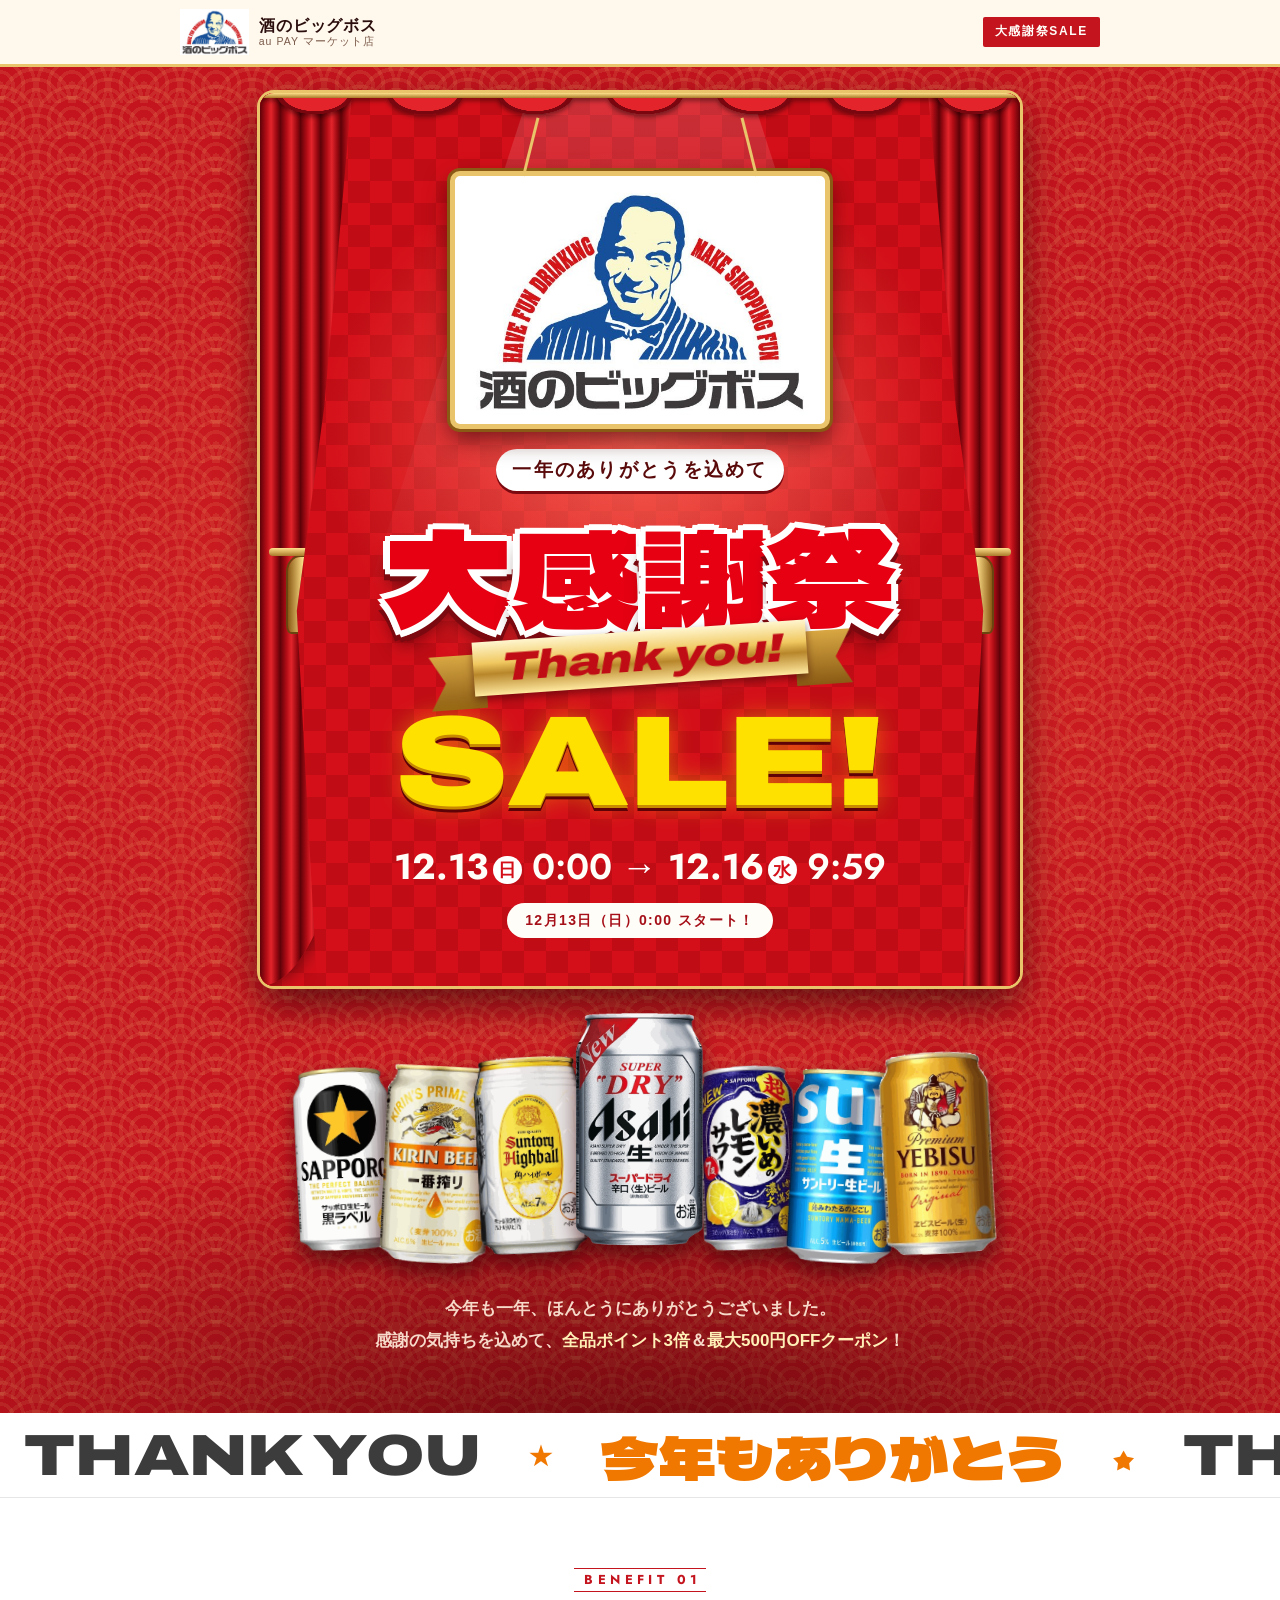
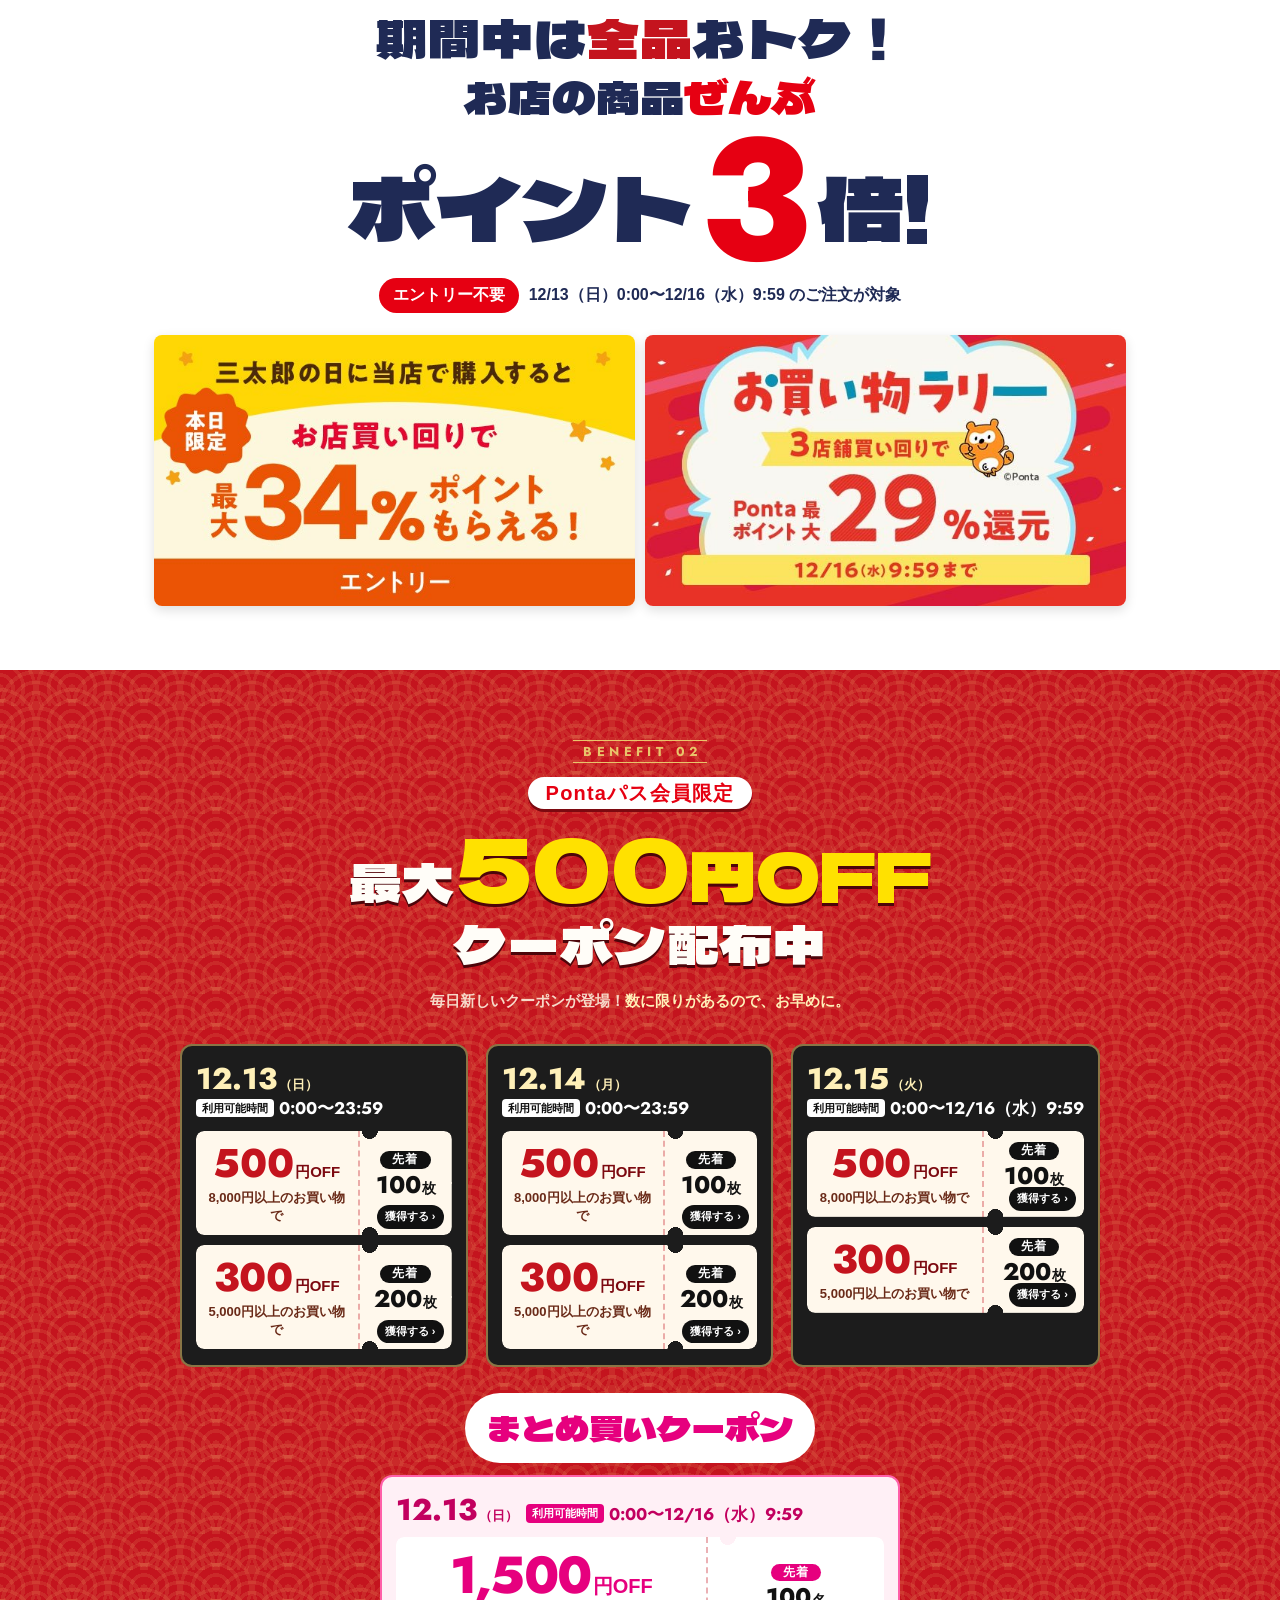
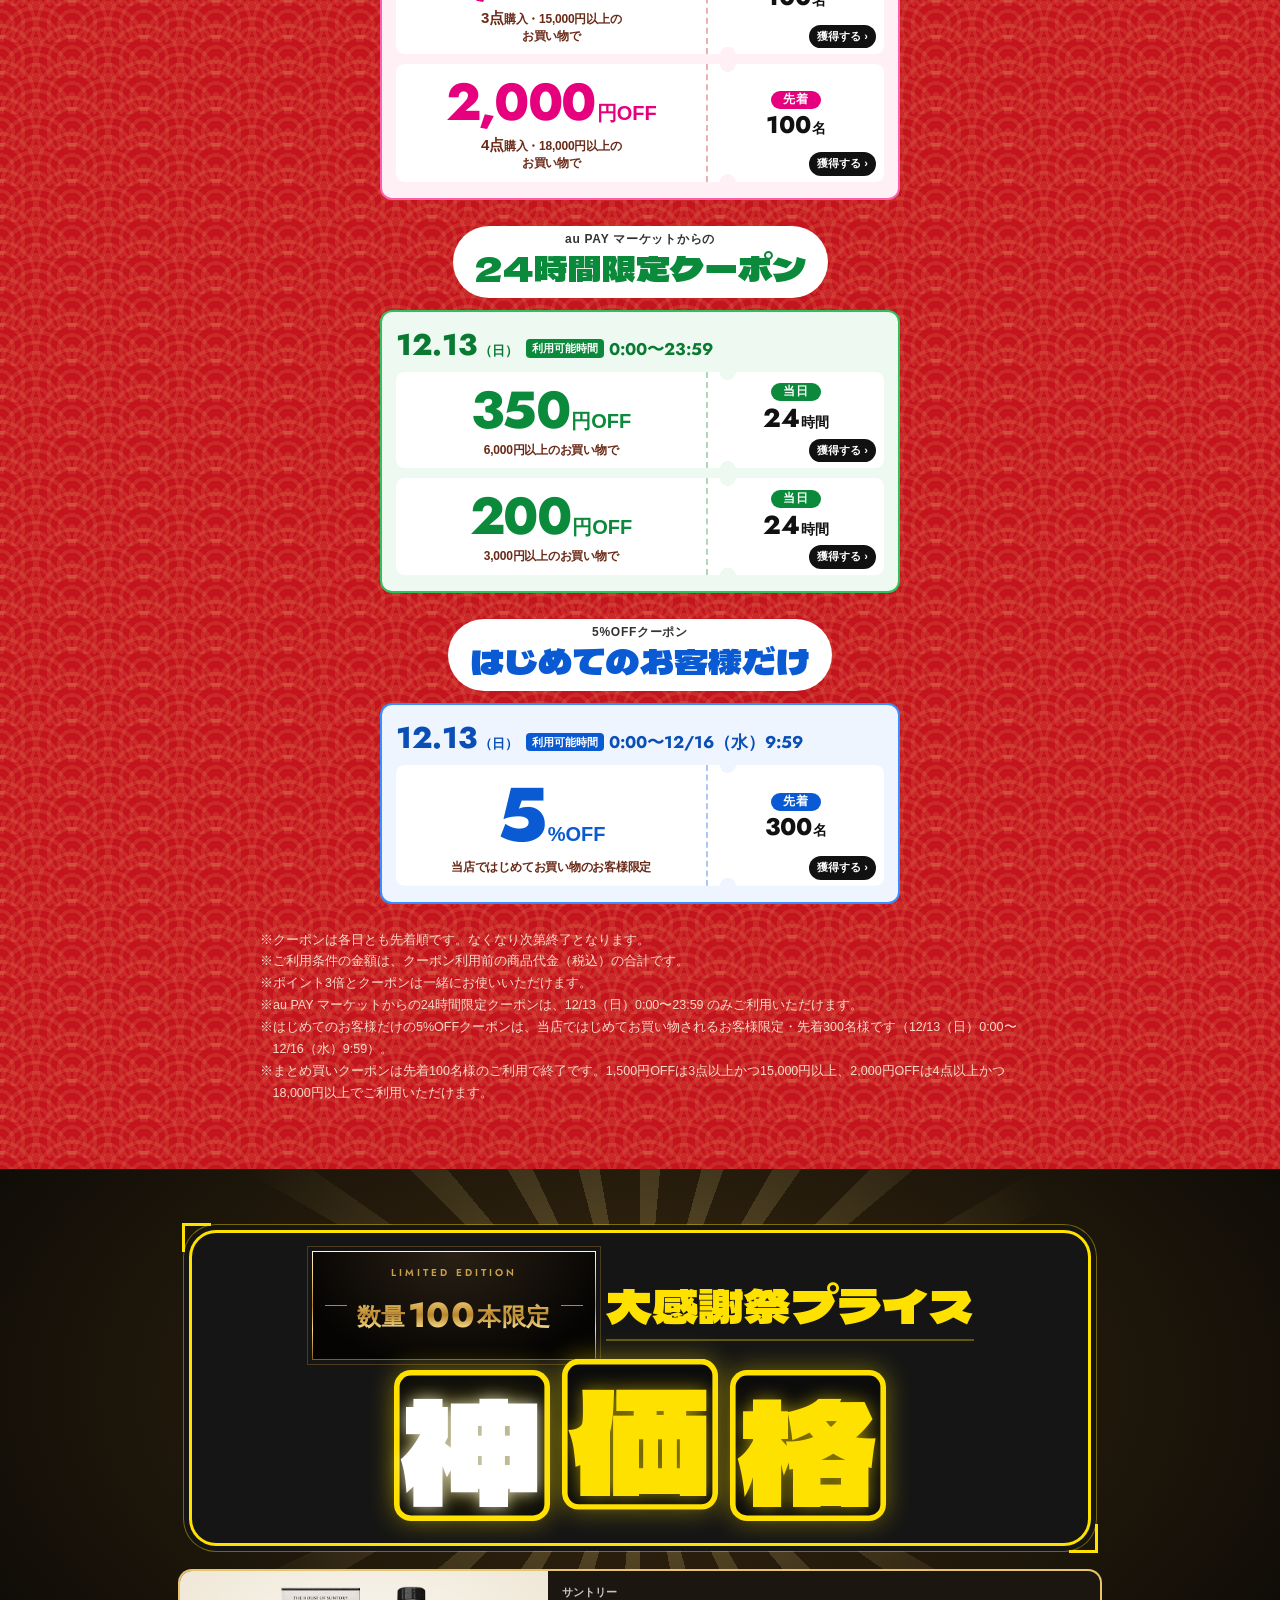
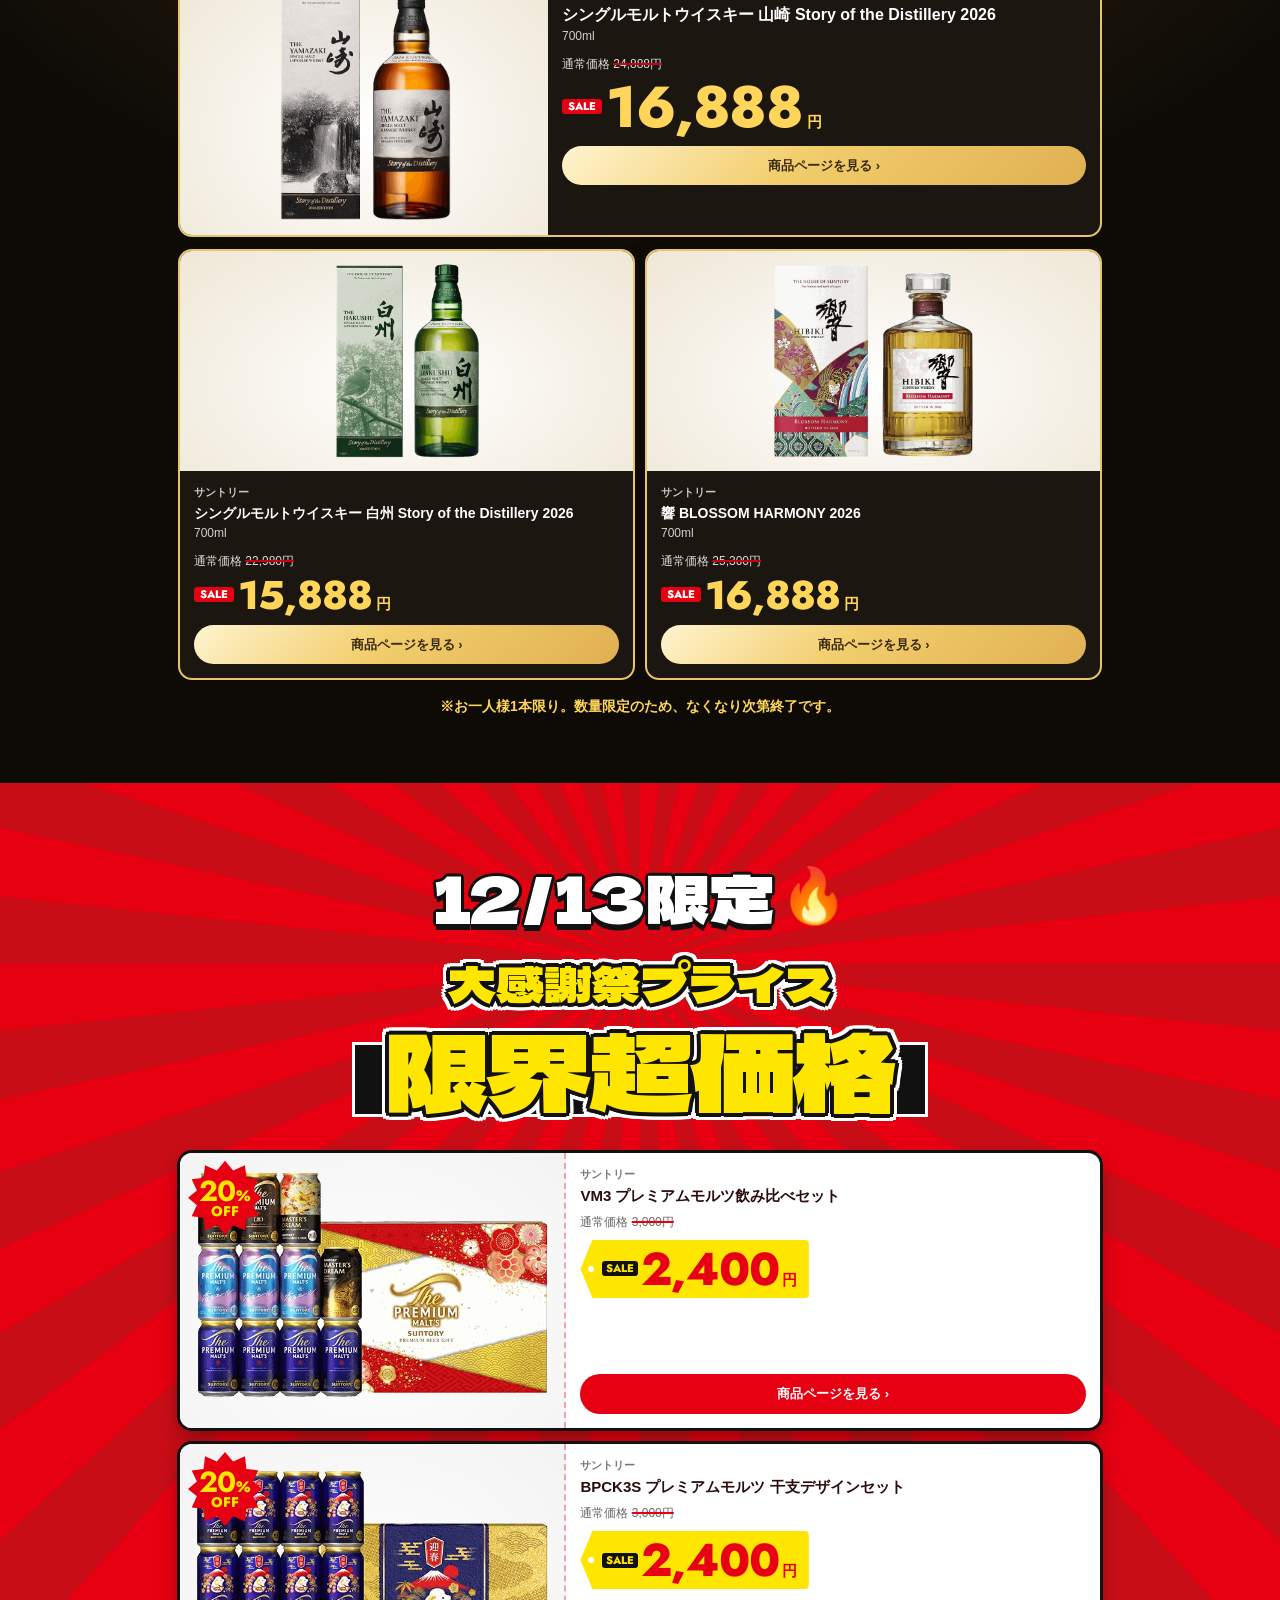
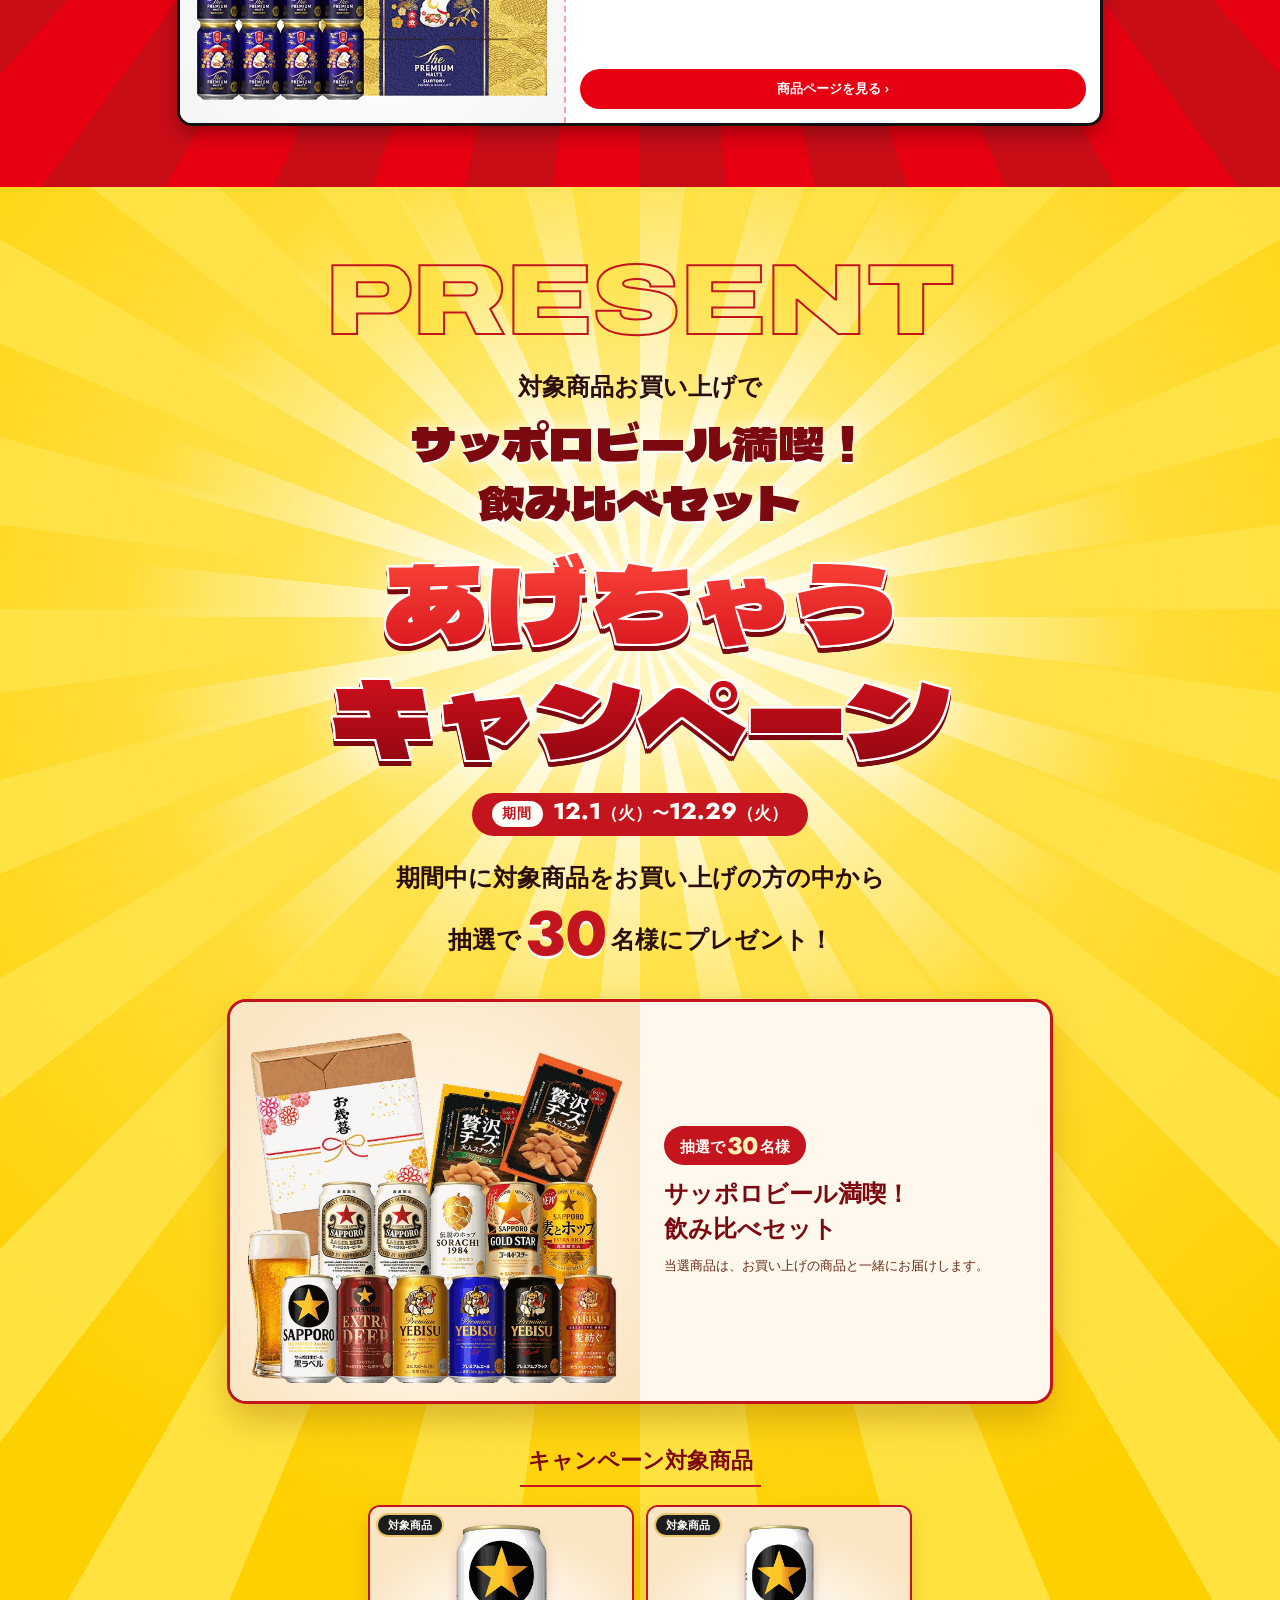
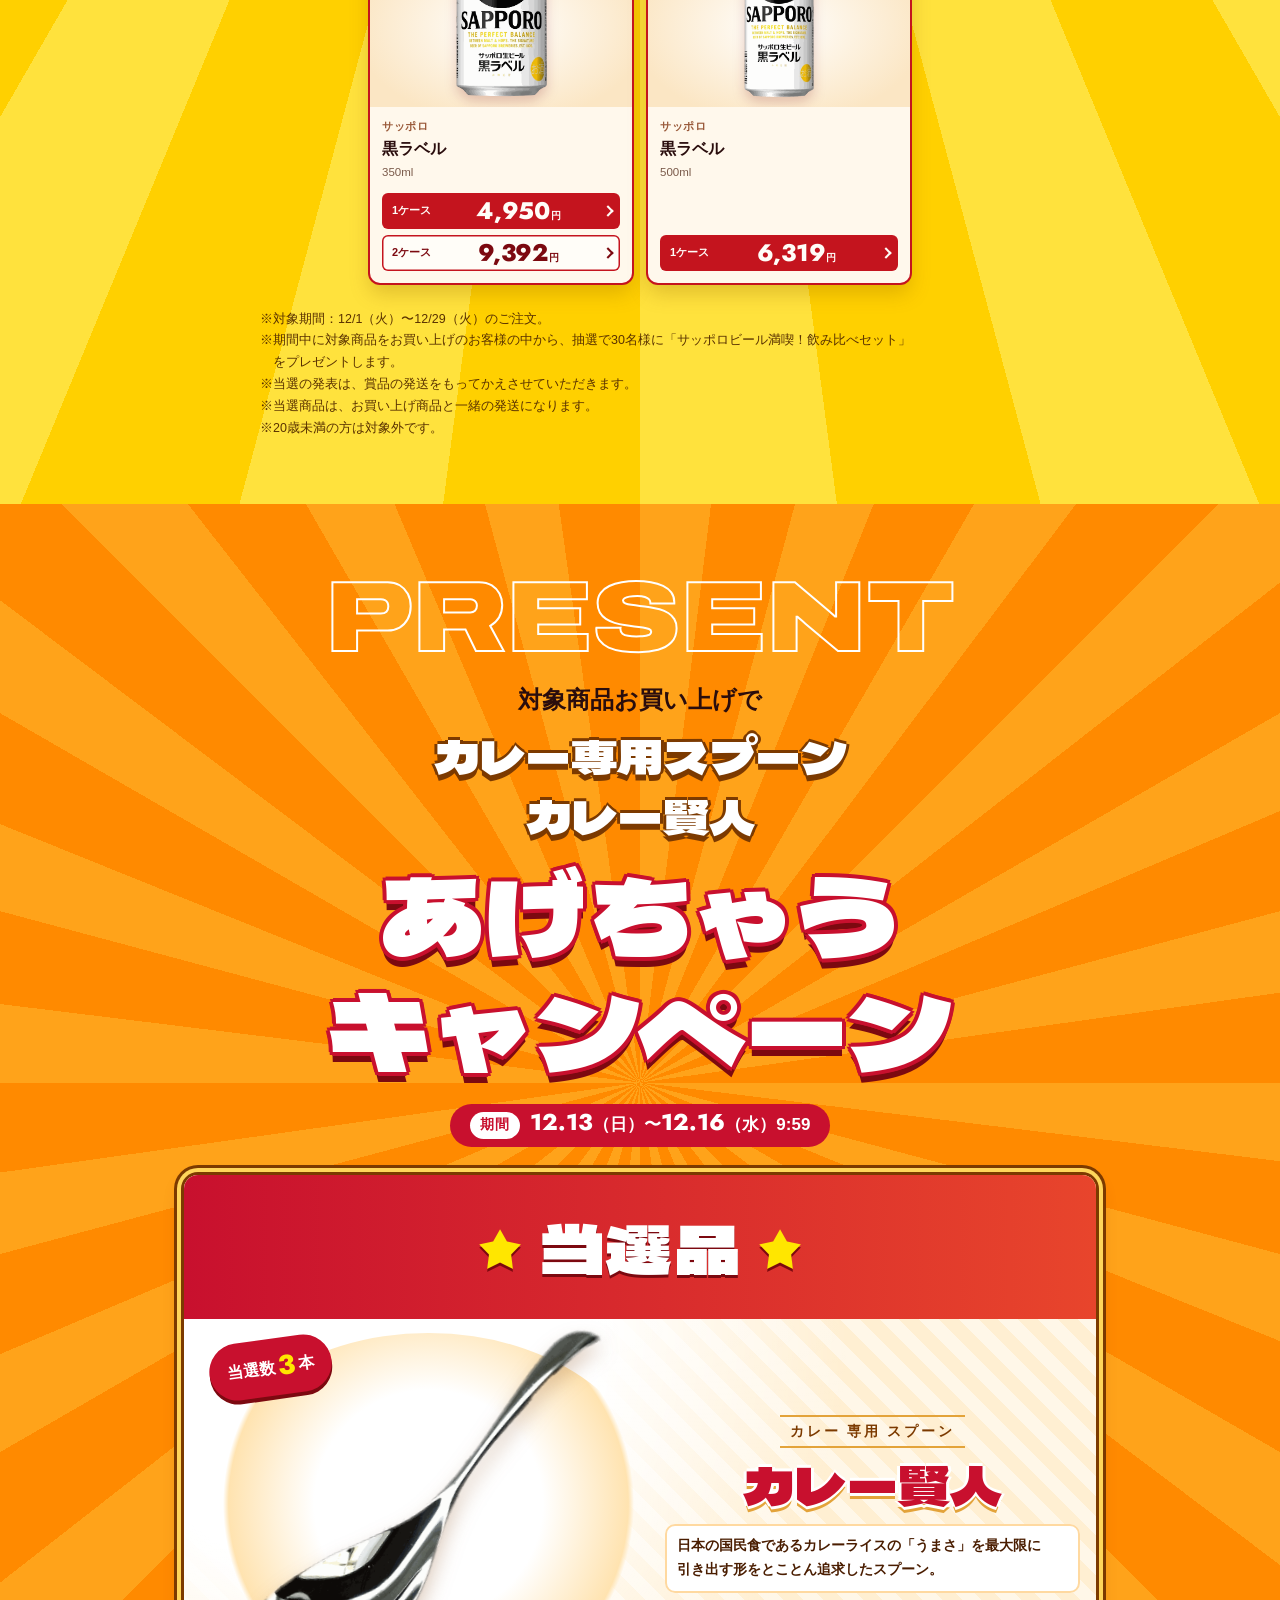
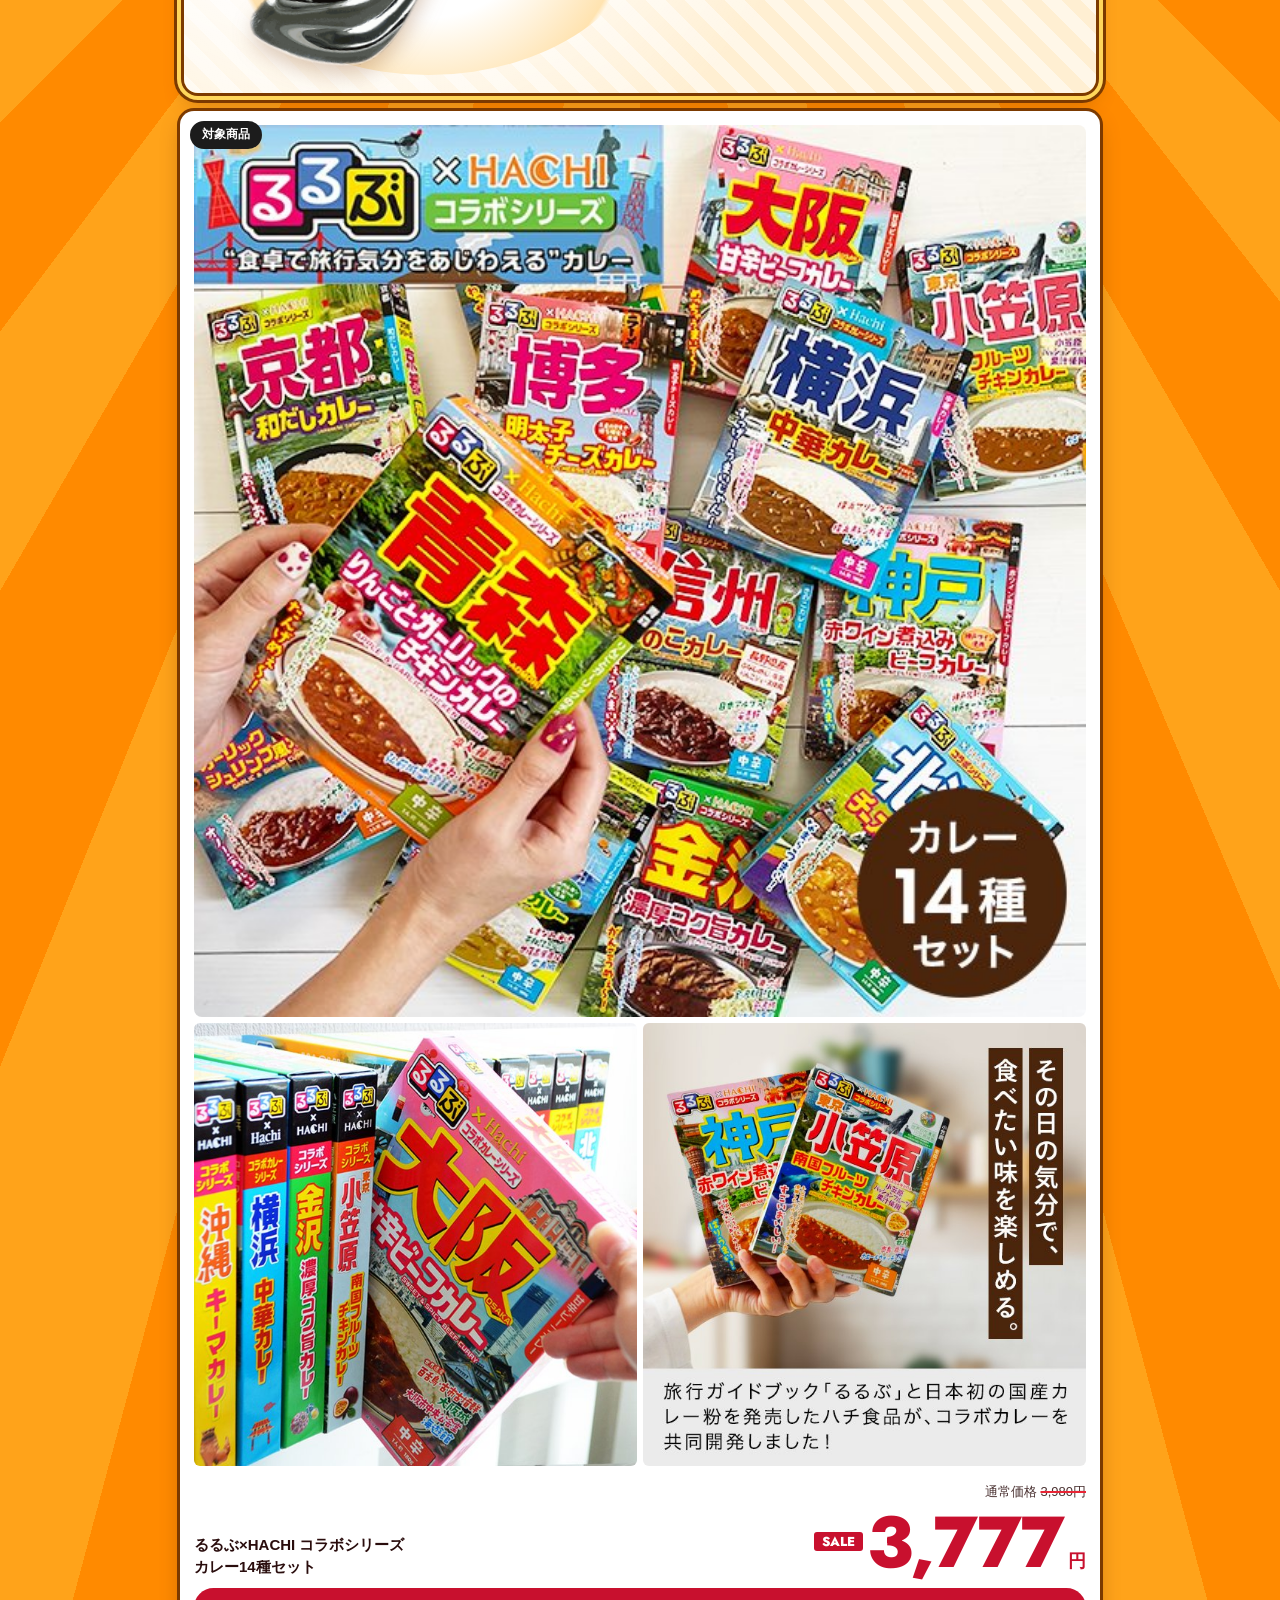
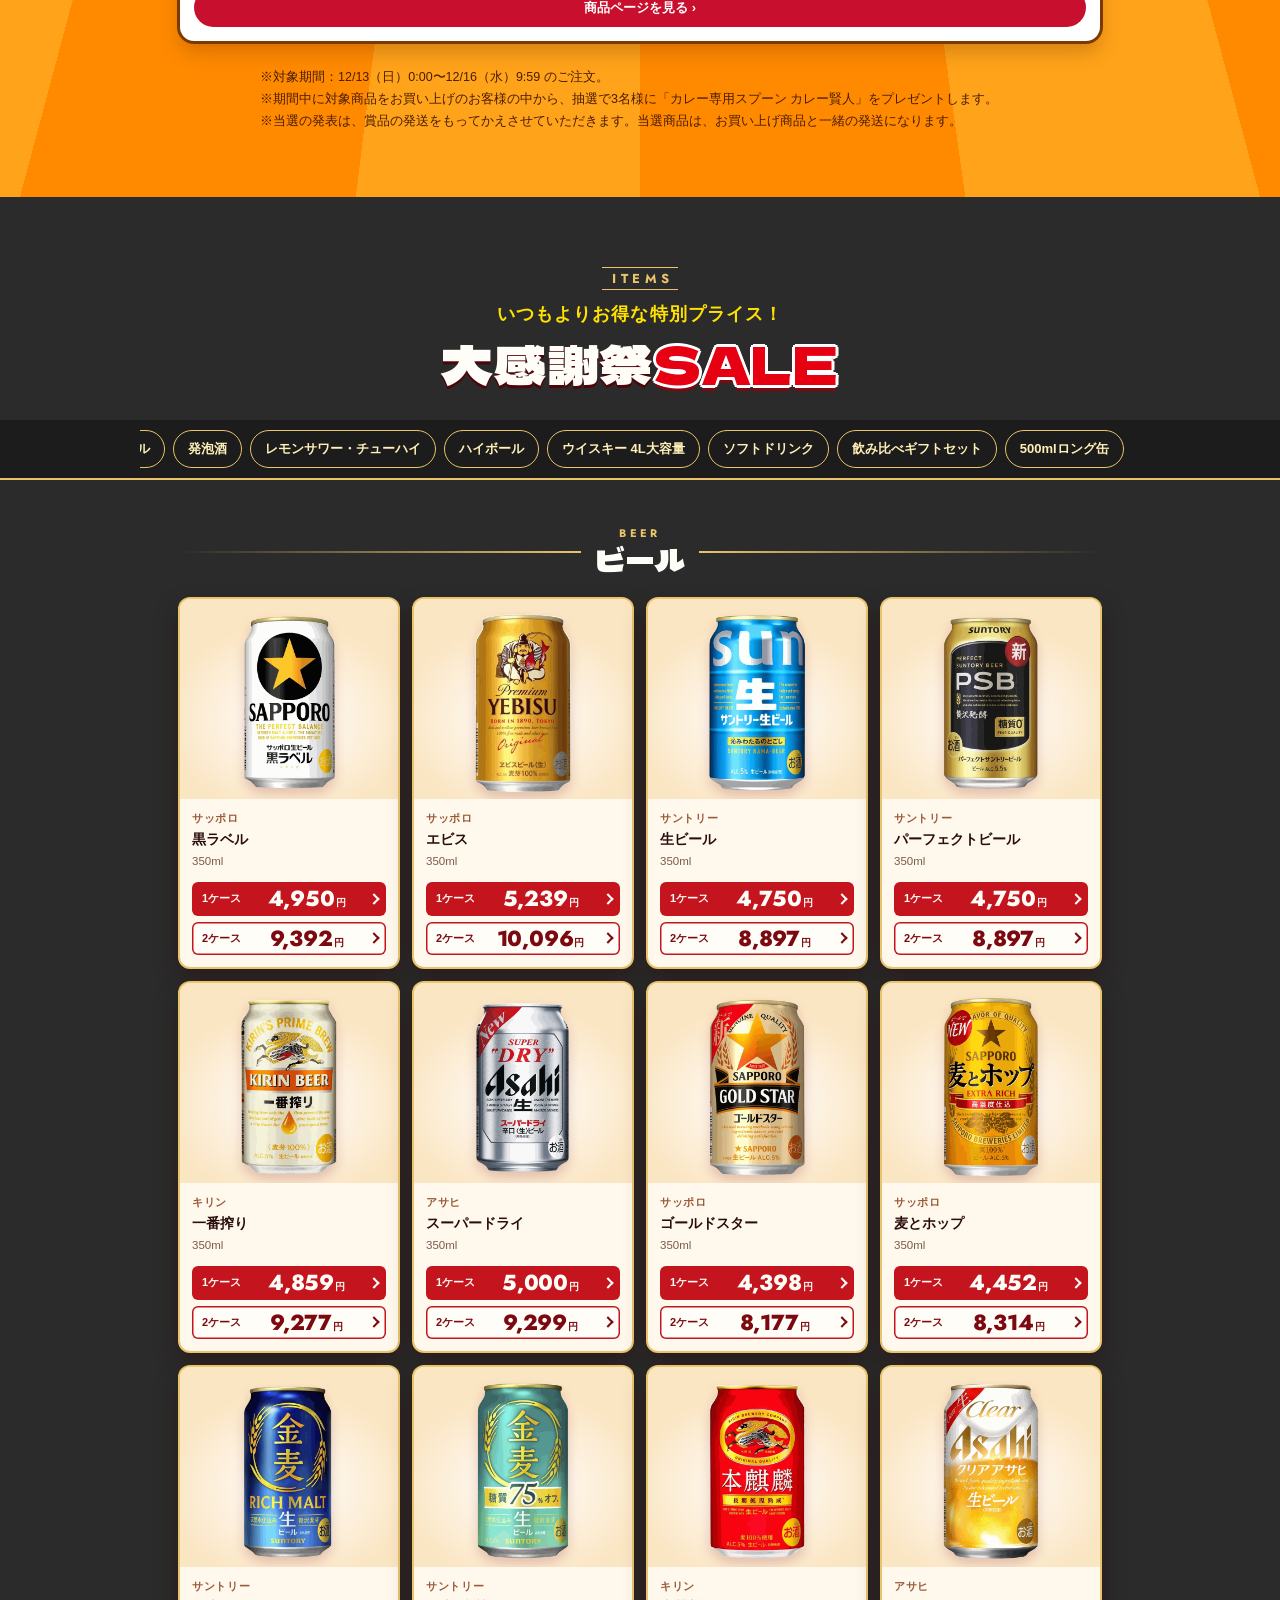
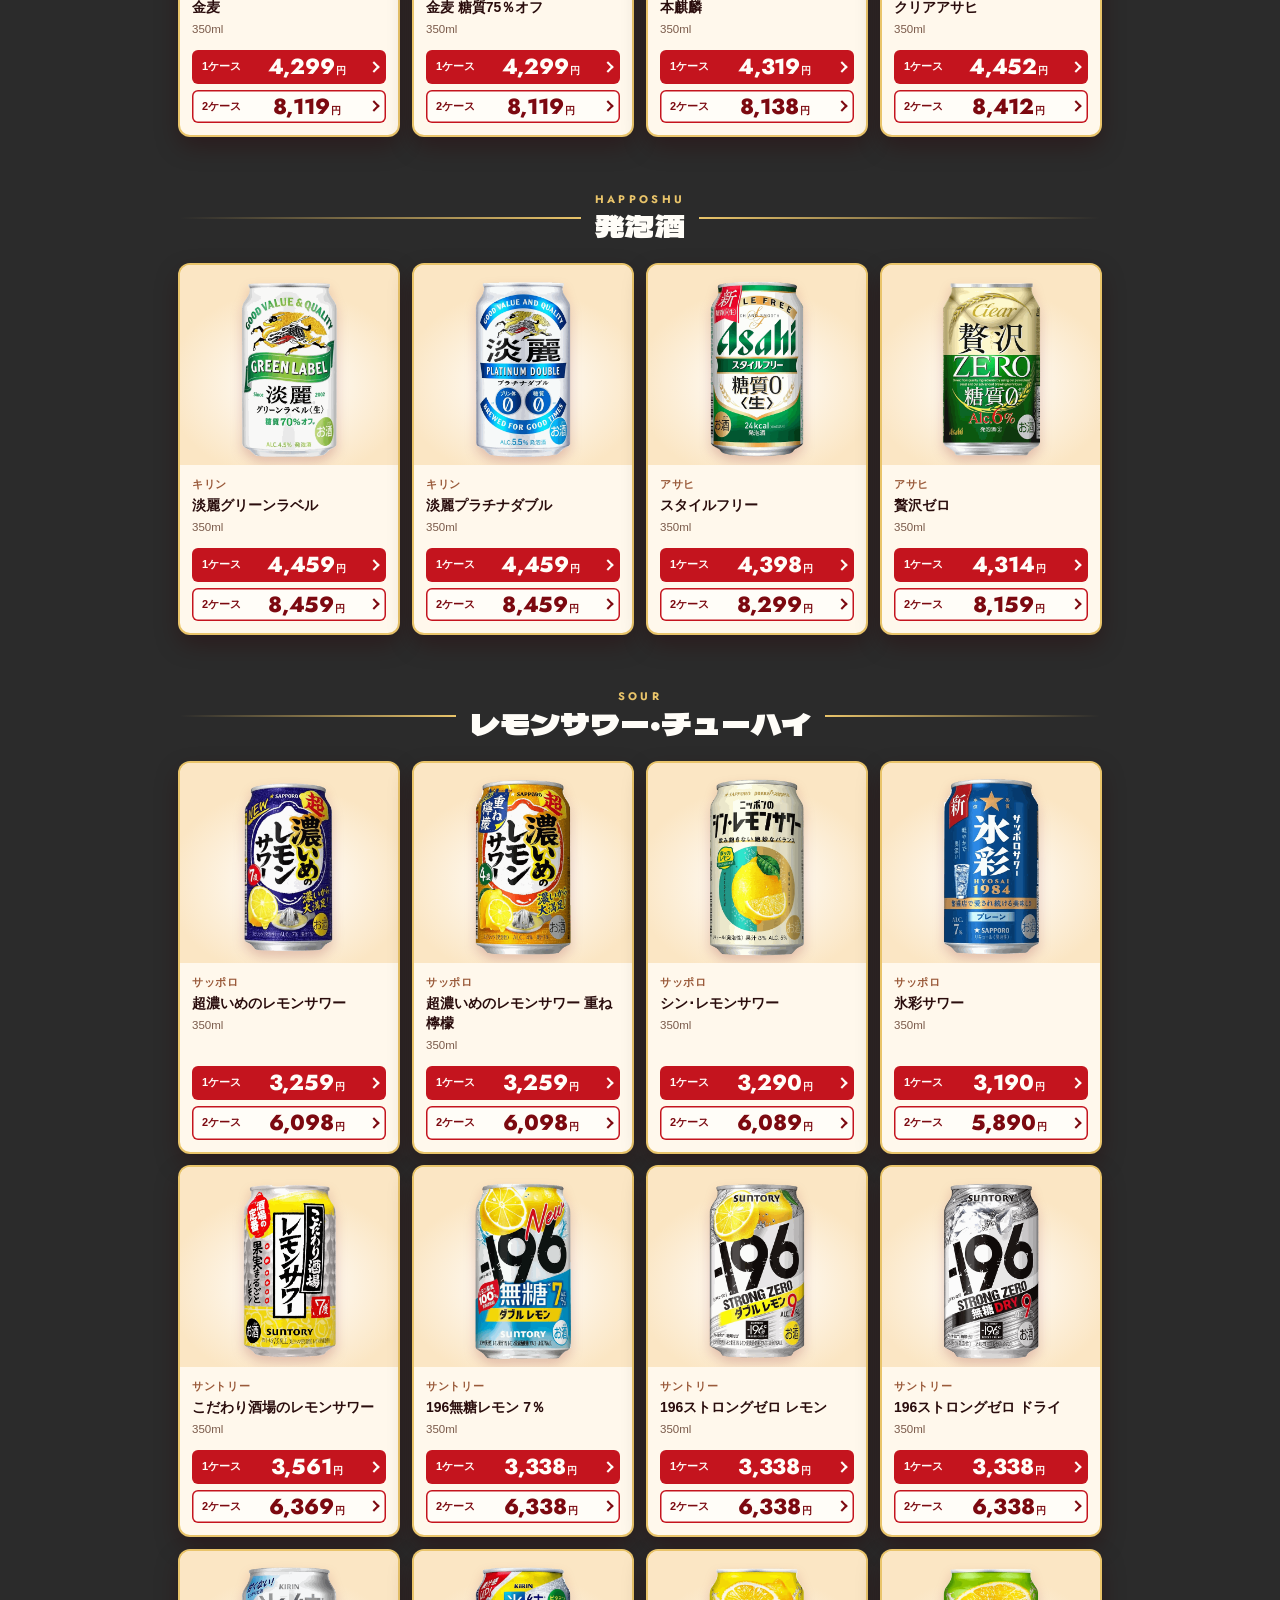
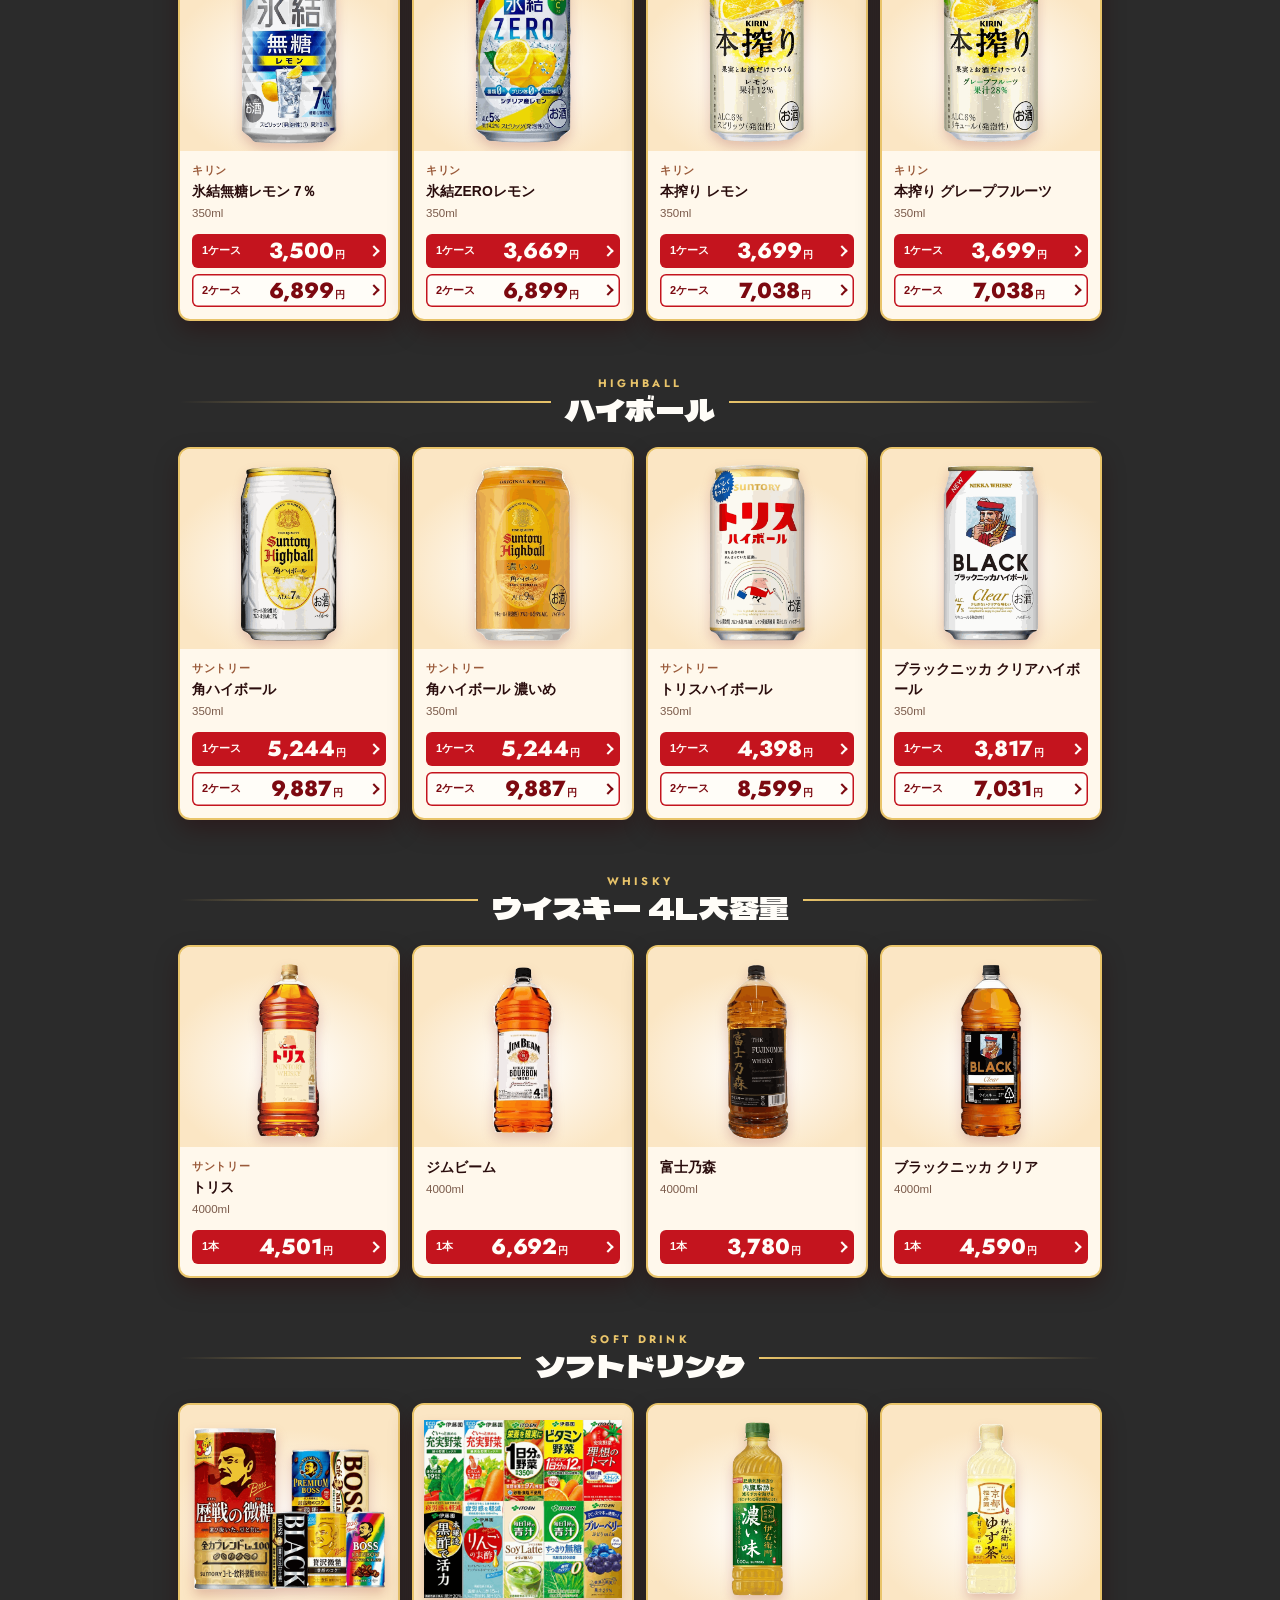
<file: au-daikansha-2026/sale.html>
<!doctype html>
<html lang="ja">
<head>
<meta charset="utf-8">
<meta name="viewport" content="width=device-width,initial-scale=1">
<meta name="robots" content="noindex,nofollow,noimageindex,noarchive,nosnippet">
<meta name="googlebot" content="noindex,nofollow,noimageindex">
<title>大感謝祭SALE｜酒のビッグボス au PAY マーケット店</title>
<meta name="description" content="大感謝祭SALE 12/13（日）0:00〜12/16（水）9:59。全品ポイント3倍、最大500円OFFクーポン。一年のありがとうを込めて、酒のビッグボスの大感謝祭。">
<!-- 文字の形（フォント）はページ内に埋め込み済み（au は外部リンク不可のため）。使っている文字だけを入れている -->
<style>
@font-face{font-family:'Dela Gothic One';font-weight:400;font-display:swap;src:url([data-uri]) format('woff2')}
@font-face{font-family:'Archivo';font-weight:800;font-stretch:125%;font-display:swap;src:url([data-uri]) format('woff2')}
@font-face{font-family:'Archivo';font-weight:900;font-stretch:125%;font-display:swap;src:url([data-uri]) format('woff2')}
@font-face{font-family:'Jost';font-weight:500;font-display:swap;src:url([data-uri]) format('woff2')}
@font-face{font-family:'Jost';font-weight:600;font-display:swap;src:url([data-uri]) format('woff2')}
@font-face{font-family:'Jost';font-weight:700;font-display:swap;src:url([data-uri]) format('woff2')}
@font-face{font-family:'Jost';font-weight:800;font-display:swap;src:url([data-uri]) format('woff2')}
</style>
<style>
:root{
  --red:#c4141e;--red-m:#a50f18;--red-d:#7c0910;--red-dd:#4d050a;
  --gold:#e9c46a;--gold-l:#fff0b8;--gold-d:#a8792a;
  --cream:#fff8ec;--ink:#2a0d0d;--white:#fffdf8;--sub:#f6d9c8;
  --cw:1000px;
}
*{box-sizing:border-box}
[hidden]{display:none!important}
html{scroll-behavior:smooth}
body{margin:0;background:var(--red-d);color:var(--white);font-family:"Noto Sans JP","Hiragino Kaku Gothic ProN","Hiragino Sans","Yu Gothic",Meiryo,sans-serif;line-height:1.8;overflow-x:hidden;-webkit-font-smoothing:antialiased}
h1,h2,h3,p{margin:0}
h1,h2,h3,p,li{word-break:auto-phrase;text-wrap:pretty}
a{color:inherit}
img{max-width:100%;height:auto;display:block}
.num,.en{font-family:Jost,Futura,"Century Gothic",sans-serif;font-weight:700;letter-spacing:0}
.nobr{display:inline-block;white-space:nowrap}
.wrap{max-width:var(--cw);margin:0 auto;padding:0 40px}
@container (max-width:640px){.wrap{padding:0 16px}}

/* 青海波（せいがいは）：おめでたい和柄を赤の地に */
.seigaiha{
  --a:#00000000;--l:#ffd7801c;
  background-image:
    radial-gradient(circle at 100% 150%,var(--a) 24%,var(--l) 24%,var(--l) 28%,var(--a) 28%,var(--a) 36%,var(--l) 36%,var(--l) 40%,transparent 40%),
    radial-gradient(circle at 0 150%,var(--a) 24%,var(--l) 24%,var(--l) 28%,var(--a) 28%,var(--a) 36%,var(--l) 36%,var(--l) 40%,transparent 40%),
    radial-gradient(circle at 50% 100%,var(--l) 10%,var(--a) 10%,var(--a) 23%,var(--l) 23%,var(--l) 30%,var(--a) 30%,var(--a) 43%,var(--l) 43%,var(--l) 50%,var(--a) 50%,var(--a) 63%,var(--l) 63%,var(--l) 71%,transparent 71%),
    radial-gradient(circle at 100% 50%,var(--l) 5%,var(--a) 5%,var(--a) 15%,var(--l) 15%,var(--l) 20%,var(--a) 20%,var(--a) 29%,var(--l) 29%,var(--l) 34%,var(--a) 34%,var(--a) 44%,var(--l) 44%,var(--l) 49%,transparent 49%),
    radial-gradient(circle at 0 50%,var(--l) 5%,var(--a) 5%,var(--a) 15%,var(--l) 15%,var(--l) 20%,var(--a) 20%,var(--a) 29%,var(--l) 29%,var(--l) 34%,var(--a) 34%,var(--a) 44%,var(--l) 44%,var(--l) 49%,transparent 49%);
  background-size:72px 36px}

/* ---------- header ---------- */
header{background:var(--cream);color:var(--ink);border-bottom:3px solid var(--gold)}
header .wrap{display:flex;justify-content:space-between;align-items:center;height:64px;gap:12px}
.brand{display:flex;align-items:center;gap:10px;text-decoration:none;line-height:1.2}
.brand img{height:46px;width:auto}
.brand b{display:block;font-weight:900;font-size:16px;letter-spacing:.06em}
.brand small{display:block;font-size:10.5px;letter-spacing:.1em;color:#7a5a4a}
.hd-tag{font-weight:900;font-size:12px;letter-spacing:.14em;color:var(--white);background:var(--red);padding:4px 12px;border-radius:2px;white-space:nowrap}
@container (max-width:640px){header .wrap{height:56px}.brand img{height:38px}.brand b{font-size:13px}.brand small{font-size:9.5px;letter-spacing:.04em}.hd-tag{font-size:10px;padding:3px 8px;letter-spacing:.08em}}

/* ---------- FV ---------- */
.fv{position:relative;overflow:hidden;padding:0 0 56px;
  background-color:var(--red)}
.fv::before{content:"";position:absolute;inset:0;
  background:radial-gradient(ellipse 70% 55% at 50% 42%,#ff5a3c55,transparent 70%),radial-gradient(ellipse 90% 40% at 50% 105%,#3a0206aa,transparent 70%);pointer-events:none}
.fv>*{position:relative}

/* 提灯の列（提灯はユーザー支給の絵をSVGにしたもの。並べ方は lan-a / lan-b / lan-c） */
.lanterns{position:relative;display:flex;justify-content:space-around;align-items:flex-start;height:124px;margin:0 auto;max-width:1100px;padding:0 6px}
.lt{position:relative;display:block;width:52px;transform-origin:50% -12px;animation:sway 3.2s ease-in-out infinite alternate}
.lt svg{display:block;width:100%;height:auto;overflow:visible}
.lt::before{content:"";position:absolute;left:50%;top:-12px;width:2px;height:13px;margin-left:-1px;background:#2a0104}
.lt:nth-child(2n){animation-delay:-1.6s}
@keyframes sway{from{transform:rotate(-4deg)}to{transform:rotate(4deg)}}
/* A：紐で一列に吊るす */
.lan-a::before{content:"";position:absolute;left:-5%;right:-5%;top:-34px;height:60px;border-bottom:2px solid #2a0104;border-radius:0 0 50% 50%/0 0 100% 100%}
.lan-a .lt{margin-top:14px}
.lan-a .lt:nth-child(2n){margin-top:22px}
.lan-a .lt:nth-child(3n){margin-top:10px}
/* B：大小交互＋あかり */
.lan-b{height:150px;align-items:flex-start;border-top:3px solid #2a0104}
.lan-b .lt{margin-top:12px;width:44px;filter:drop-shadow(0 0 10px #ffd27a) drop-shadow(0 0 22px #ff9a3c99);animation:sway 3.2s ease-in-out infinite alternate,flick 2.6s ease-in-out infinite}
.lan-b .lt:nth-child(odd){width:64px}
.lan-b .lt::before{top:-12px;height:12px}
.lan-b .lt::after{content:"";position:absolute;left:50%;top:56%;width:220%;aspect-ratio:1;transform:translate(-50%,-50%);border-radius:50%;background:radial-gradient(circle,#ffd27a55,transparent 65%);z-index:-1}
@keyframes flick{50%{filter:drop-shadow(0 0 6px #ffd27a) drop-shadow(0 0 14px #ff9a3c66)}}
/* C：紅白幕から下げる */
.lan-c{height:150px;padding-top:34px;justify-content:space-evenly}
.lan-c::before{content:"";position:absolute;left:0;right:0;top:0;height:40px;
  background:repeating-linear-gradient(90deg,#e3121b 0 34px,#fff 34px 68px);
  -webkit-mask:radial-gradient(circle 17px at 17px 23px,#000 98%,#0000) 0 0/34px 40px repeat-x,linear-gradient(#000 0 0) 0 0/100% 23px no-repeat;
  mask:radial-gradient(circle 17px at 17px 23px,#000 98%,#0000) 0 0/34px 40px repeat-x,linear-gradient(#000 0 0) 0 0/100% 23px no-repeat;
  box-shadow:0 3px 6px #0004}
.lan-c::after{content:"";position:absolute;left:0;right:0;top:0;height:6px;background:linear-gradient(#e9c46a,#a8792a)}
.lan-c .lt{width:62px;margin-top:6px}
.lan-c .lt:nth-child(n+8){display:none}
@container (max-width:640px){
  .lanterns{height:100px}.lt{width:40px}.lt:nth-child(n+8){display:none}
  .lan-b{height:120px}.lan-b .lt{width:34px}.lan-b .lt:nth-child(odd){width:50px}
  .lan-c{height:124px;padding-top:30px}.lan-c .lt{width:46px}.lan-c .lt:nth-child(n+6){display:none}}

/* 紙吹雪 */
.confetti{position:absolute;inset:0;pointer-events:none;overflow:hidden}
.confetti i{position:absolute;top:-20px;width:8px;height:12px;opacity:.9;animation:fall linear infinite}
@keyframes fall{0%{transform:translateY(0) rotate(0)}100%{transform:translateY(900px) rotate(720deg)}}
@media(prefers-reduced-motion:reduce){.confetti,.ticker-in,.thanks-in{animation:none!important}.confetti{display:none}.lt{animation:none!important}}

.fv-sub{display:flex;justify-content:center;margin-top:4px}
.fv-sub span{position:relative;display:inline-block;padding:6px 30px;background:var(--cream);color:var(--red-m);font-weight:900;font-size:clamp(15px,3.8cqw,21px);letter-spacing:.14em;line-height:1.5}
.fv-sub span::before,.fv-sub span::after{content:"";position:absolute;top:0;bottom:0;width:16px;background:var(--cream)}
.fv-sub span::before{left:-15px;clip-path:polygon(0 0,100% 0,100% 100%,0 100%,55% 50%)}
.fv-sub span::after{right:-15px;clip-path:polygon(0 0,100% 0,45% 50%,100% 100%,0 100%)}

/* 電球の看板（ベースのマーキー看板を、お祭りの赤と金で） */
.sign{position:relative;max-width:760px;margin:26px auto 0;padding:20px}
.sign::before{content:"";position:absolute;inset:4px;border-radius:18px;border:7px dotted #fff1b0;filter:drop-shadow(0 0 5px #ffcf5a) drop-shadow(0 0 2px #ffcf5a);animation:blink 1.4s steps(2) infinite}
@keyframes blink{50%{filter:drop-shadow(0 0 1px #ffcf5a);opacity:.75}}
.sign-in{position:relative;border-radius:10px;padding:30px 16px 28px;text-align:center;
  background:radial-gradient(ellipse 80% 70% at 50% 40%,#9b0c15,#5e060c 90%);border:3px solid var(--gold);box-shadow:inset 0 0 0 6px #5e060c,inset 0 0 0 8px #e9c46a88,0 18px 40px #3a0206aa}
.fv-title{line-height:1}
.fv-title .jp{display:block;font-family:"Dela Gothic One",sans-serif;font-weight:400;font-size:clamp(64px,17cqw,150px);letter-spacing:.02em;white-space:nowrap}
/* 大・感・謝・祭 が順番に「どどーん」と落ちてくる */
.fv-title .jp b{display:inline-block;font-weight:400;
  background:linear-gradient(180deg,#fffbe2 0%,#ffe08a 38%,#e7aa35 62%,#fff0b8 80%,#c98a26 100%);-webkit-background-clip:text;background-clip:text;color:transparent;
  filter:drop-shadow(0 4px 0 #3a0206) drop-shadow(0 0 18px #ffb84066);
  animation:don .5s cubic-bezier(.5,0,.75,0) both}
.fv-title .jp b:nth-child(1){animation-delay:1.75s}
.fv-title .jp b:nth-child(2){animation-delay:2.15s}
.fv-title .jp b:nth-child(3){animation-delay:2.55s}
.fv-title .jp b:nth-child(4){animation-delay:2.95s;animation-duration:.6s}
@keyframes don{0%{opacity:0;transform:scale(4) rotate(-8deg)}55%{opacity:1;transform:scale(.86) rotate(0)}75%{transform:scale(1.12)}100%{opacity:1;transform:scale(1)}}
.fv-title .en{animation:slide .5s 3.6s cubic-bezier(.2,1.4,.4,1) both}
@keyframes slide{from{opacity:0;transform:translateX(-60%)}to{opacity:1;transform:none}}
.st-in{animation:dodon 2.7s 1.5s linear both}
@keyframes dodon{0%,17%,21%,33%,37%,48%,52%,64%,70%,87%,91%,100%{transform:none}
  18.5%,34.5%,49.5%{transform:translate(-4px,5px)}19.5%,35.5%,50.5%{transform:translate(3px,-3px)}
  66%{transform:translate(-8px,9px) scale(1.02)}68%{transform:translate(6px,-5px)}
  88.5%{transform:translate(-3px,3px)}89.5%{transform:translate(2px,-2px)}}
@media(prefers-reduced-motion:reduce){.fv-title .jp b,.fv-title .en,.st-in,.rib,.st-logo{animation:none!important}}
.fv-title .en{display:block;margin-top:6px;font-family:Archivo,sans-serif;font-stretch:125%;font-weight:900;font-size:clamp(46px,12.5cqw,108px);letter-spacing:.06em;color:var(--white);
  -webkit-text-stroke:0;text-shadow:0 4px 0 var(--red),0 7px 0 #3a0206,0 0 24px #ff6a4a88;font-style:italic}
.fv-title .en i{font-style:normal;color:var(--gold-l)}
.period{margin:22px auto 0;display:flex;align-items:center;justify-content:center;flex-wrap:wrap;gap:4px 10px;font-family:Jost,sans-serif;font-weight:800;font-size:clamp(22px,6cqw,36px);line-height:1.1;color:var(--white)}
.period .dw{display:inline-grid;place-items:center;width:1.05em;height:1.05em;margin:0 .12em;border-radius:50%;background:var(--gold);color:var(--red-d);font-family:"Noto Sans JP",sans-serif;font-weight:900;font-size:.52em;vertical-align:.25em}
.period .t{font-weight:600;margin-left:.15em}
.period .ar{color:var(--gold);font-weight:500}
.status{margin:16px auto 0;display:table;padding:5px 18px;border-radius:99px;font-weight:900;font-size:14px;letter-spacing:.1em;background:var(--white);color:var(--red-m)}
.status.on{background:var(--gold);color:var(--red-dd);animation:pulse 1.2s ease-in-out infinite}
.status.end{background:#00000055;color:var(--sub)}
@keyframes pulse{50%{box-shadow:0 0 0 8px #e9c46a33}}

/* 缶が並ぶ */
.cans{display:flex;justify-content:center;align-items:flex-end;gap:0;margin:34px auto 0;max-width:820px;padding:0 8px}
.cans img{width:15%;max-width:110px;margin:0 -1%;filter:drop-shadow(0 10px 10px #3a0206aa);transition:transform .3s}
.cans img:nth-child(odd){transform:translateY(-10px) rotate(-3deg)}
.cans img:nth-child(even){transform:rotate(3deg)}
.cans img:nth-child(4){width:19%;max-width:140px;z-index:1;transform:translateY(-14px)}
.fv-lead{margin-top:28px;text-align:center;font-weight:700;font-size:clamp(14px,3.8cqw,17px);line-height:1.9;color:var(--sub)}
.fv-lead b{color:var(--gold-l)}

/* ---------- 流れる帯 ---------- */
.ticker{overflow:hidden;background:var(--gold);color:var(--red-d);border-block:3px solid var(--red-dd);white-space:nowrap}
.ticker-in{display:inline-flex;animation:tick 26s linear infinite}
.ticker span{font-family:Archivo,sans-serif;font-stretch:125%;font-weight:900;font-size:clamp(22px,5cqw,34px);padding:8px 20px;letter-spacing:.04em}
.ticker span b{font-family:"Dela Gothic One";font-weight:400}
.ticker span::after{content:"★";margin-left:40px;font-size:.6em;vertical-align:.25em}
@keyframes tick{to{transform:translateX(-50%)}}

/* ---------- 見出し ---------- */
.sec{padding:64px 0}
.shout{text-align:center;line-height:1.2}
.shout .kick{display:inline-block;font-family:Jost,sans-serif;font-weight:700;font-size:13px;letter-spacing:.34em;color:var(--gold);border-top:1px solid var(--gold);border-bottom:1px solid var(--gold);padding:3px 4px 3px 10px;margin-bottom:14px}
.shout .big{display:block;font-family:"Dela Gothic One",sans-serif;font-weight:400;font-size:clamp(30px,8cqw,52px);letter-spacing:.02em;color:var(--white);text-shadow:0 3px 0 var(--red-dd)}
.shout .big em{font-style:normal;color:var(--gold-l)}

/* ---------- 特典①：ポイント3倍 ---------- */
.perk{background:var(--red-d)}
.p3{position:relative;max-width:760px;margin:30px auto 0;padding:34px 20px 30px;text-align:center;border-radius:14px;
  background:linear-gradient(135deg,#fff4cf,#f2cd6b 35%,#fff1bf 55%,#d9a441 100%);color:var(--red-d);box-shadow:0 0 0 4px var(--red-dd),0 0 0 6px var(--gold),0 20px 40px #2a0205aa}
.p3 .ribbon{position:absolute;left:50%;top:-16px;transform:translateX(-50%);background:var(--red);color:var(--white);font-weight:900;font-size:14px;letter-spacing:.2em;padding:4px 22px;border-radius:2px;white-space:nowrap}
.p3 .l1{font-weight:900;font-size:clamp(18px,5cqw,26px);letter-spacing:.08em}
.p3 .l2{display:flex;align-items:baseline;justify-content:center;gap:6px;margin-top:4px;font-family:"Dela Gothic One",sans-serif;line-height:1}
.p3 .l2 .w{font-size:clamp(36px,10cqw,62px)}
.p3 .l2 .n{font-family:Jost,sans-serif;font-weight:800;font-size:clamp(96px,27cqw,170px);line-height:.85;color:var(--red);text-shadow:0 4px 0 #7c091033}
.p3 .note{margin-top:14px;font-size:12.5px;line-height:1.7;color:#6a2a18}

/* ---------- 特典②：クーポン ---------- */
.cp{background-color:var(--red)}
.cp-lead{text-align:center;margin-top:16px;font-weight:700;color:var(--sub);font-size:15px}
.cp-lead b{color:var(--gold-l)}
.days{display:grid;grid-template-columns:repeat(3,1fr);gap:18px;margin-top:30px}
@container (max-width:860px){.days{grid-template-columns:1fr;max-width:520px;margin-inline:auto}}
.day{position:relative;border-radius:12px;background:#5e060c;border:2px solid #e9c46a88;padding:18px 14px 16px;transition:opacity .3s}
.day.today{border-color:var(--gold);box-shadow:0 0 0 3px #e9c46a55,0 0 30px #ffcf5a55}
.day.done{opacity:.5}
.day-hd{display:flex;align-items:center;justify-content:space-between;gap:8px;margin-bottom:12px}
.day-hd .d{font-family:Jost,sans-serif;font-weight:800;font-size:28px;line-height:1;color:var(--gold-l)}
.day-hd .d small{font-family:"Noto Sans JP";font-size:13px;font-weight:900;margin-left:2px}
.day-hd .tm{font-size:12px;font-weight:700;color:var(--sub);line-height:1.4;text-align:right}
.day .flag{position:absolute;top:-12px;left:14px;background:var(--gold);color:var(--red-dd);font-weight:900;font-size:12px;padding:2px 12px;border-radius:99px;letter-spacing:.1em}
.day .flag.x{background:#3a0206;color:var(--sub)}
.tk{position:relative;display:flex;align-items:stretch;margin-top:10px;border-radius:8px;background:var(--cream);color:var(--red-d);overflow:hidden;
  -webkit-mask:radial-gradient(circle 8px at 68% 0,#0000 98%,#000) top/100% 51% no-repeat,radial-gradient(circle 8px at 68% 100%,#0000 98%,#000) bottom/100% 51% no-repeat;
  mask:radial-gradient(circle 8px at 68% 0,#0000 98%,#000) top/100% 51% no-repeat,radial-gradient(circle 8px at 68% 100%,#0000 98%,#000) bottom/100% 51% no-repeat}
.tk .amt{flex:0 0 68%;padding:12px 10px 10px 14px;border-right:2px dashed #c4141e55;line-height:1}
.tk .amt b{font-family:Jost,sans-serif;font-weight:800;font-size:44px;letter-spacing:-.01em;color:var(--red)}
.tk .amt span{font-weight:900;font-size:17px;margin-left:2px}
.tk .amt small{display:block;margin-top:6px;font-size:12px;font-weight:700;color:#6a2a18;line-height:1.4}
.tk .cnt{flex:1;display:grid;place-content:center;text-align:center;font-weight:900;font-size:11px;line-height:1.3;color:#6a2a18;padding:6px}
.tk .cnt b{display:block;font-family:Jost,sans-serif;font-weight:800;font-size:24px;color:var(--red-d)}
.tk.big{background:linear-gradient(135deg,#fff4cf,#f2cd6b 45%,#fff1bf 70%,#e0b052)}
.btn{display:flex;align-items:center;justify-content:center;gap:8px;text-decoration:none;font-weight:900;border-radius:99px;transition:transform .15s,filter .15s}
.btn:hover{transform:translateY(-2px);filter:brightness(1.06)}
.btn::after{content:"";width:8px;height:8px;border-top:2.5px solid currentColor;border-right:2.5px solid currentColor;transform:rotate(45deg);margin-left:4px}
.day .btn{margin-top:14px;height:46px;background:var(--gold);color:var(--red-dd);font-size:15px}
.day.done .btn{pointer-events:none;background:#3a0206;color:var(--sub)}
.day.done .btn::after{display:none}
.cp-notes,.notes{margin:26px auto 0;max-width:760px;padding:0;list-style:none;font-size:12.5px;line-height:1.75;color:var(--sub)}
.cp-notes li,.notes li{padding-left:1em;text-indent:-1em}
.cp-notes li::before,.notes li::before{content:"※"}

/* ---------- キャンペーン（プレゼント） ---------- */
.pz{position:relative;overflow:hidden;background:radial-gradient(ellipse 80% 50% at 50% 30%,#a50f18,#4d050a 80%)}
.pz::before{content:"";position:absolute;inset:-50%;background:repeating-conic-gradient(from 0deg at 50% 50%,#ffd78012 0 6deg,transparent 6deg 18deg);pointer-events:none;animation:spin 80s linear infinite}
@keyframes spin{to{transform:rotate(360deg)}}
@media(prefers-reduced-motion:reduce){.pz::before{animation:none}}
.pz .wrap{position:relative;text-align:center}
.pz-en{font-family:Archivo,sans-serif;font-stretch:125%;font-weight:900;font-size:clamp(54px,15cqw,120px);line-height:1;letter-spacing:.02em;color:transparent;-webkit-text-stroke:2px var(--gold);text-shadow:0 0 30px #ffcf5a44}
.pz-lead{margin-top:18px;font-weight:900;font-size:clamp(17px,4.6cqw,24px);color:var(--white);line-height:1.5}
.pz-prize{display:block;margin-top:8px;font-family:"Dela Gothic One",sans-serif;font-weight:400;font-size:clamp(26px,7.4cqw,46px);line-height:1.3;color:var(--gold-l);text-shadow:0 3px 0 #3a0206,0 0 20px #ffcf5a55}
.pz-ttl{display:block;margin-top:10px;font-family:"Dela Gothic One",sans-serif;font-weight:400;font-size:clamp(46px,13.6cqw,104px);line-height:1.1;letter-spacing:-.01em;
  background:linear-gradient(180deg,#fffbe2 0%,#ffe08a 40%,#e7aa35 65%,#fff0b8 85%,#c98a26 100%);-webkit-background-clip:text;background-clip:text;color:transparent;filter:drop-shadow(0 4px 0 #3a0206) drop-shadow(0 0 22px #ffb84077)}
.pz-period{display:inline-flex;align-items:center;gap:10px;margin-top:22px;padding:6px 20px;border-radius:99px;background:var(--cream);color:var(--red-d);font-weight:900;font-size:clamp(14px,3.8cqw,17px)}
.pz-period b{font-family:Jost,sans-serif;font-weight:800;font-size:1.35em;line-height:1}
.pz-period i{font-style:normal;background:var(--red);color:var(--white);border-radius:99px;padding:1px 10px;font-size:.8em;letter-spacing:.1em}
.pz-win{margin-top:26px;font-weight:900;font-size:clamp(18px,5cqw,24px);color:var(--white);line-height:1.3}
.pz-win .n{font-family:Jost,sans-serif;font-weight:800;font-size:2.6em;color:var(--gold-l);vertical-align:-.12em;margin:0 4px;text-shadow:0 0 18px #ffcf5a88}
.pz-card{display:grid;grid-template-columns:1fr 1fr;align-items:center;max-width:820px;margin:28px auto 0;border-radius:16px;overflow:hidden;background:var(--cream);color:var(--ink);box-shadow:0 0 0 3px var(--gold),0 0 40px #ffcf5a55,0 20px 40px #2a0205aa;text-align:left}
.pz-card .ph{background:radial-gradient(ellipse at 50% 55%,#fff,#fbe6c4 85%);padding:18px}
.pz-card .ph img{width:100%;height:auto}
.pz-card .tx{padding:22px 24px}
.pz-card .badge{display:inline-block;background:var(--red);color:var(--white);font-weight:900;font-size:15px;border-radius:99px;padding:4px 16px;line-height:1.3}
.pz-card .badge b{font-family:Jost,sans-serif;font-weight:800;font-size:1.6em;color:var(--gold-l);margin:0 2px;vertical-align:-.08em}
.pz-card h3{margin-top:12px;font-weight:900;font-size:clamp(18px,4.8cqw,24px);line-height:1.45;color:var(--red-d)}
.pz-card p{margin-top:8px;font-size:13px;color:#6a2a18;line-height:1.7}
@container (max-width:640px){.pz-card{grid-template-columns:1fr}.pz-card .tx{text-align:center;padding:18px 16px 22px}}
.pz-tg{margin-top:40px}
.pz-tg h3{display:inline-block;font-weight:900;font-size:clamp(17px,4.6cqw,22px);color:var(--gold-l);border-bottom:2px solid var(--gold);padding:0 8px 4px}
.pz-tg .grid{grid-template-columns:repeat(2,1fr);max-width:540px;margin:20px auto 0;text-align:left}
@container (max-width:640px){.pz-tg .grid{grid-template-columns:repeat(2,1fr)}}
.pz-tg .card .pt{width:auto;height:auto;border-radius:99px;padding:4px 10px;flex-direction:row;font-size:11px;gap:0;background:#1c1c1c}
.pz .notes{text-align:left}

/* ---------- カテゴリナビ ---------- */
.items{background:var(--red-d)}
.catnav{position:sticky;top:0;z-index:20;background:#4d050af0;backdrop-filter:blur(6px);border-bottom:2px solid var(--gold)}
.catnav ul{display:flex;gap:8px;margin:0 auto;max-width:var(--cw);padding:10px 16px;list-style:none;overflow-x:auto;scrollbar-width:none}
.catnav ul::-webkit-scrollbar{display:none}
.catnav a{display:block;white-space:nowrap;text-decoration:none;font-weight:900;font-size:13px;padding:6px 14px;border-radius:99px;border:1.5px solid var(--gold);color:var(--gold-l)}
.catnav a.on,.catnav a:hover{background:var(--gold);color:var(--red-dd)}

.cat{padding:46px 0 10px;scroll-margin-top:60px}
.cat-ttl{display:flex;align-items:center;gap:14px;margin-bottom:20px}
.cat-ttl::before,.cat-ttl::after{content:"";flex:1;height:2px;background:linear-gradient(90deg,transparent,var(--gold))}
.cat-ttl::after{background:linear-gradient(90deg,var(--gold),transparent)}
.cat-ttl h3{font-family:"Dela Gothic One",sans-serif;font-weight:400;font-size:clamp(22px,5.6cqw,30px);line-height:1.3;text-align:center;color:var(--white)}
.cat-ttl h3 small{display:block;font-family:Jost,sans-serif;font-weight:700;font-size:11px;letter-spacing:.3em;color:var(--gold)}

/* ---------- 商品カード ---------- */
.grid{display:grid;grid-template-columns:repeat(4,1fr);gap:16px}
@container (max-width:900px){.grid{grid-template-columns:repeat(3,1fr)}}
@container (max-width:640px){.grid{grid-template-columns:repeat(2,1fr);gap:10px}}
.card{position:relative;display:flex;flex-direction:column;border-radius:10px;background:var(--cream);color:var(--ink);overflow:hidden;box-shadow:0 0 0 2px var(--gold),0 10px 24px #2a020566;container-type:inline-size}
.card .ph{position:relative;display:grid;place-items:center;height:200px;overflow:hidden;padding:14px 10px 6px;text-decoration:none;
  background:radial-gradient(ellipse 70% 60% at 50% 60%,#fff,#fbe6c4 80%)}
.card .ph img{width:100%;height:178px;object-fit:contain;filter:drop-shadow(0 6px 6px #7c091033);transition:transform .25s}
.card .ph:hover img{transform:scale(1.05)}
.card .ph .noimg{display:grid;place-items:center;width:70%;height:86%;border-radius:12px;border:2px dashed #c4141e55;color:var(--red-m);font-weight:900;font-size:13px;line-height:1.4;text-align:center;padding:8px}
.card .pt{position:absolute;top:8px;left:8px;z-index:1;display:flex;flex-direction:column;align-items:center;justify-content:center;width:50px;height:50px;border-radius:50%;background:var(--red);color:var(--white);line-height:1.1;font-weight:900;font-size:9px;white-space:nowrap;box-shadow:0 0 0 2px var(--gold)}
.card .pt b{font-family:Jost,sans-serif;font-weight:800;font-size:18px}.card .pt b small{font-family:'Noto Sans JP';font-size:11px;font-weight:900}
.card .bd{flex:1;display:flex;flex-direction:column;padding:10px 12px 12px}
.card .mk{font-size:11px;font-weight:700;color:#9a5a3a;letter-spacing:.06em}
.card .nm{font-weight:900;font-size:clamp(13px,6.4cqw,16px);line-height:1.45}
.card .sp{font-size:11.5px;color:#7a5a4a;margin-top:2px}
.card .vs{margin-top:auto;padding-top:10px;display:grid;gap:6px}
.v{display:flex;align-items:center;justify-content:space-between;gap:6px;text-decoration:none;border-radius:6px;padding:6px 8px 6px 10px;background:var(--red);color:var(--white);transition:filter .15s,transform .15s}
.v:hover{filter:brightness(1.1);transform:translateY(-1px)}
.v.sub{background:var(--white);color:var(--red-d);box-shadow:inset 0 0 0 1.5px var(--red)}
.v .q{font-size:11px;font-weight:900;line-height:1.2;white-space:nowrap}
.v .pr{white-space:nowrap;line-height:1}
.v .pr b{font-family:Jost,sans-serif;font-weight:800;font-size:clamp(18px,10cqw,24px);letter-spacing:-.01em}
.v .pr small{font-size:10px;font-weight:700;margin-left:1px}
.v::after{content:"";flex:none;width:6px;height:6px;border-top:2px solid currentColor;border-right:2px solid currentColor;transform:rotate(45deg);margin-left:-2px}

/* ---------- お店へ ---------- */
.shop{text-align:center;padding:56px 0 64px;background:var(--red-d)}
.shop .btn{max-width:460px;height:62px;margin:24px auto 0;background:var(--gold);color:var(--red-dd);font-size:18px;box-shadow:0 6px 0 #a8792a}
.shop .btn:hover{transform:translateY(2px);box-shadow:0 4px 0 #a8792a}

/* ---------- footer ---------- */
.thanks{overflow:hidden;white-space:nowrap;background:var(--red-dd);padding:18px 0 10px}
.thanks-in{display:inline-flex;animation:tick 30s linear infinite reverse}
.thanks span{font-family:Archivo,sans-serif;font-stretch:125%;font-weight:900;font-size:clamp(40px,10cqw,76px);line-height:1;padding:0 28px;color:transparent;-webkit-text-stroke:1.5px var(--gold)}
.thanks span:nth-child(2n){color:var(--gold-l);-webkit-text-stroke:0;font-family:"Dela Gothic One";font-weight:400}
/* 白い帯：THANK YOU＝濃いグレー、今年もありがとう＝オレンジ */
.thanks.tb1,.thanks.tb2,.thanks.tb3{background:#fff;padding:14px 0 12px}
.thanks.tb1 span,.thanks.tb2 span,.thanks.tb3 span{font-size:clamp(30px,7.6cqw,58px);padding:0 24px}
.thanks.tb1 span:nth-child(odd){color:transparent;-webkit-text-stroke:2px #3c3c3c}
.thanks.tb1 span:nth-child(2n){color:#f07800}
.thanks.tb2 span:nth-child(odd){color:#3c3c3c;-webkit-text-stroke:0}
.thanks.tb2 span:nth-child(2n){color:#f07800}
.thanks.tb2 span::after{content:"★";color:#f07800;font-size:.4em;vertical-align:.5em;margin-left:48px;-webkit-text-stroke:0}
.thanks.tb3{border-block:5px solid var(--red);box-shadow:inset 0 3px 0 var(--gold),inset 0 -3px 0 var(--gold);padding:12px 0 10px}
.thanks.tb3 span:nth-child(odd){color:#3c3c3c;-webkit-text-stroke:0;font-style:normal}
.thanks.tb3 span:nth-child(2n){color:#f07800;text-shadow:2px 2px 0 #3c3c3c}
footer{background:var(--red-dd);text-align:center;padding:26px 16px 36px;border-top:1px solid #e9c46a44}
footer .brand{justify-content:center;color:var(--white)}
footer .brand img{height:54px;border-radius:4px}
footer .brand small{color:var(--sub)}
footer p{margin-top:16px;font-size:12px;color:#d9a89a}
.totop{position:fixed;right:14px;bottom:14px;z-index:30;width:48px;height:48px;border-radius:50%;display:grid;place-items:center;background:var(--gold);color:var(--red-dd);text-decoration:none;font-family:Jost;font-weight:800;font-size:11px;line-height:1;box-shadow:0 4px 12px #0006;opacity:0;pointer-events:none;transition:opacity .3s}
.totop.show{opacity:1;pointer-events:auto}
.totop::before{content:"";width:9px;height:9px;border-top:2.5px solid currentColor;border-left:2.5px solid currentColor;transform:rotate(45deg);margin-top:6px}

/* ---------- 光線（ピュンピュン光） ---------- */
.beams{position:absolute;inset:0;overflow:hidden;pointer-events:none;z-index:0}
.burst{position:absolute;left:50%;top:var(--by,330px);width:1400px;height:1400px;margin:-700px 0 0 -700px;
  background:repeating-conic-gradient(from 0deg,#ffe08a1c 0 4deg,transparent 4deg 15deg);
  -webkit-mask:radial-gradient(circle,#000 0,#000 18%,transparent 52%);mask:radial-gradient(circle,#000 0,#000 18%,transparent 52%);animation:spin 60s linear infinite}
.beams i{position:absolute;left:50%;top:var(--by,330px);width:220px;height:2px;border-radius:2px;transform-origin:0 50%;
  background:linear-gradient(90deg,transparent,var(--beam,#ffe08a) 70%,#fff);opacity:0;animation:pew 2.4s cubic-bezier(.3,.6,.4,1) infinite}
.beams i:nth-child(2){--a:-8deg;animation-delay:0s}
.beams i:nth-child(3){--a:32deg;animation-delay:.4s;width:160px}
.beams i:nth-child(4){--a:68deg;animation-delay:1.1s}
.beams i:nth-child(5){--a:112deg;animation-delay:.7s;width:140px}
.beams i:nth-child(6){--a:150deg;animation-delay:1.6s}
.beams i:nth-child(7){--a:188deg;animation-delay:.2s;width:180px}
.beams i:nth-child(8){--a:222deg;animation-delay:1.3s}
.beams i:nth-child(9){--a:258deg;animation-delay:.9s;width:150px;height:3px}
.beams i:nth-child(10){--a:292deg;animation-delay:1.9s}
.beams i:nth-child(11){--a:325deg;animation-delay:.55s;width:200px}
.beams i:nth-child(12){--a:12deg;animation-delay:2s;width:120px}
.beams i:nth-child(13){--a:205deg;animation-delay:1.45s;width:130px}
@keyframes pew{0%{opacity:0;transform:rotate(var(--a)) translateX(60px) scaleX(.2)}15%{opacity:1}100%{opacity:0;transform:rotate(var(--a)) translateX(520px) scaleX(1)}}
.pz .beams{--by:clamp(300px,62cqw,430px)}
.pz-ttl{animation:glow 2.4s ease-in-out infinite}
@keyframes glow{50%{filter:drop-shadow(0 4px 0 #3a0206) drop-shadow(0 0 6px #ffb84033)}}
@media(prefers-reduced-motion:reduce){.burst,.beams i,.pz-ttl{animation:none}}

/* ---------- PC：真ん中1カラム＋左右固定 ---------- */
.col{position:relative;z-index:1;width:100%;margin:0 auto;background:var(--red-d);container-type:inline-size}
.side{display:none}
@media(min-width:1340px){
  body{background:radial-gradient(ellipse 50% 60% at 12% 20%,#d23a3a66,transparent 70%),radial-gradient(ellipse 50% 60% at 88% 80%,#e9c46a22,transparent 70%),linear-gradient(180deg,#b3242a,#9a1a20);background-attachment:fixed}
  .col{max-width:736px;box-shadow:0 0 0 1px #e9c46a44,0 0 60px #000a}
  .side{display:flex;position:fixed;top:0;bottom:0;width:calc(50% - 368px);align-items:center;justify-content:center;padding:30px 28px;z-index:2;overflow:auto}
  .side-l{left:0}.side-r{right:0}
  .side-in{width:100%;max-width:300px}
}
.side .brand{color:var(--white)}
.side .brand img{height:52px;border-radius:4px}
.side .brand small{color:var(--sub)}
.side-ttl{margin-top:28px;line-height:1}
.side-logo{display:block;background:#fff;border-radius:12px;padding:10px 14px;box-shadow:0 0 0 3px var(--gold),0 8px 20px #3a020666}
.side-logo img{width:100%;height:auto}
.side-ttl .jp{display:block;font-family:"Dela Gothic One",sans-serif;font-size:58px;color:#e60012;
  text-shadow:3px 0 0 #fff,-3px 0 0 #fff,0 3px 0 #fff,0 -3px 0 #fff,2px 2px 0 #fff,-2px 2px 0 #fff,2px -2px 0 #fff,-2px -2px 0 #fff,5px 0 0 #fff,-5px 0 0 #fff,0 5px 0 #fff,0 -5px 0 #fff,4px 4px 0 #fff,-4px 4px 0 #fff,4px -4px 0 #fff,-4px -4px 0 #fff,0 9px 0 #7c0910,0 12px 14px #3a020688}
.side-ttl .en{display:block;margin-top:10px;font-family:Archivo,sans-serif;font-stretch:125%;font-weight:900;font-style:normal;font-size:50px;color:#ffe100;text-shadow:0 3px 0 #c98a00,0 6px 0 #5e0208}
.side-date{margin-top:14px;font-size:14px;font-weight:700;color:var(--sub);line-height:1.7}
.side-date .num{font-size:24px;color:var(--gold-l);margin-right:2px}
.side-nav{margin-top:26px;border-top:1px solid #ffffff2a}
.side-nav a{display:flex;align-items:center;gap:14px;padding:14px 4px;border-bottom:1px solid #ffffff2a;text-decoration:none;font-weight:700;font-size:15px;color:var(--white);transition:color .2s,padding .2s}
.side-nav a:hover{color:var(--gold-l);padding-left:10px}
.side-nav .n{font-family:Jost,sans-serif;font-weight:700;font-size:13px;color:var(--gold)}
.side-shop{display:inline-block;margin-top:22px;font-size:14px;font-weight:700;color:var(--gold-l);text-decoration:none;border-bottom:1px solid currentColor}
.side-st{background:var(--gold);color:var(--red-dd);padding:14px 16px;text-align:center;font-weight:900;font-size:15px;letter-spacing:.06em;line-height:1.5}
.side-st .num{font-size:34px;margin:0 2px;vertical-align:-.08em}
.side-st.on{background:var(--white);color:var(--red)}
.side-st.end{background:#ffffff1a;color:var(--sub)}
.side-pz{position:relative;margin-top:16px;border:2px solid var(--gold);border-radius:14px;padding:18px 16px 16px;text-align:center;background:#5e060c;box-shadow:0 0 22px #ffcf5a55,inset 0 0 20px #ffcf5a22}
.side-pz .k{font-family:Archivo,sans-serif;font-stretch:125%;font-weight:900;font-size:12px;letter-spacing:.3em;color:var(--white)}
.side-pz .t{margin-top:6px;font-weight:900;font-size:17px;line-height:1.5;color:var(--gold-l)}
.side-pz img{margin:12px auto 0;border-radius:10px;background:var(--cream);padding:6px}
.side-pz .b{display:inline-block;margin-top:12px;background:var(--gold);color:var(--red-dd);font-weight:900;font-size:14px;border-radius:99px;padding:6px 18px;box-shadow:0 0 16px #ffcf5a88}
.side-pz .b b{font-family:Jost,sans-serif;font-size:1.6em;margin:0 2px;vertical-align:-.1em}
.side-pz p{margin-top:10px;font-size:12.5px;font-weight:700;color:var(--sub);line-height:1.6}
.side-btn{display:flex;align-items:center;justify-content:center;margin-top:12px;min-height:54px;text-decoration:none;font-weight:900;font-size:15px;border-radius:6px}
.side-btn.y{background:var(--gold);color:var(--red-dd)}
.side-btn.w{background:linear-gradient(135deg,#fff4cf,#f2cd6b 45%,#fff1bf 70%,#e0b052);color:var(--red-d)}
/* ---------- プレゼント枠：黄色地（A 放射） ---------- */
.pz.y{--beam:#fff;background:#ffd400;color:var(--ink)}
.pz.y::before{display:none}
.pz.y .burst{background:repeating-conic-gradient(from 0deg,#ffffff55 0 4deg,transparent 4deg 15deg)}
.pz.y .pz-en{-webkit-text-stroke:2px var(--red);text-shadow:none}
.pz.y .pz-lead{color:var(--ink)}
.pz.y .pz-prize{color:var(--red-d);text-shadow:0 2px 0 #fff,0 0 18px #fff}
.pz.y .pz-ttl{background:linear-gradient(180deg,#ff4a3a 0%,#d4101c 55%,#8e0710 100%);-webkit-background-clip:text;background-clip:text;color:transparent;
  filter:drop-shadow(2px 0 0 #fff) drop-shadow(-2px 0 0 #fff) drop-shadow(0 2px 0 #fff) drop-shadow(0 -2px 0 #fff) drop-shadow(0 5px 0 #7c0910) drop-shadow(0 0 20px #fff8)}
@keyframes glowY{50%{filter:drop-shadow(2px 0 0 #fff) drop-shadow(-2px 0 0 #fff) drop-shadow(0 2px 0 #fff) drop-shadow(0 -2px 0 #fff) drop-shadow(0 5px 0 #7c0910)}}
.pz.y .pz-ttl{animation-name:glowY}
.pz.y .pz-period{background:var(--red);color:var(--white)}
.pz.y .pz-period i{background:var(--white);color:var(--red)}
.pz.y .pz-win{color:var(--ink)}
.pz.y .pz-win .n{color:var(--red);text-shadow:0 3px 0 #fff}
.pz.y .pz-card{box-shadow:0 0 0 3px var(--red),0 18px 34px #8a5a0055}
.pz.y .pz-tg h3{color:var(--red-d);border-color:var(--red)}
.pz.y .card{box-shadow:0 0 0 2px var(--red),0 10px 20px #8a5a0044}
.pz.y .notes{color:#5a3200}
/* A：放射（サンバースト） */
.pz.y1{background:radial-gradient(circle at 50% 22%,#fff8c8 0,#ffe24a 22%,transparent 60%),repeating-conic-gradient(from 0deg at 50% 22%,#ffd000 0 7.5deg,#ffe23d 7.5deg 15deg)}

/* ---------- 大感謝祭SALE ブロック：ステージ（幕・市松・金の舞台） ---------- */
.stage{--W:#fff;position:relative;overflow:hidden;margin:18px auto 0;max-width:760px;border-radius:14px;padding:clamp(26px,7cqw,44px) clamp(28px,8cqw,80px) clamp(70px,17cqw,110px);text-align:center;
  box-shadow:0 0 0 3px var(--gold),0 18px 40px #2a0205aa;isolation:isolate}
.st-bg{position:absolute;inset:0;z-index:-2;
  background:radial-gradient(ellipse 60% 45% at 50% 38%,#ff6a55cc,transparent 70%),
    conic-gradient(#d40f19 25%,#c00c15 0 50%,#d40f19 0 75%,#c00c15 0) 0 0/44px 44px,#c80d17}
.st-bg::after{content:"";position:absolute;left:50%;top:-10%;width:90%;height:90%;transform:translateX(-50%);background:linear-gradient(180deg,#fff5,transparent 75%);clip-path:polygon(38% 0,62% 0,100% 100%,0 100%);opacity:.5}
.curtain{position:absolute;top:0;bottom:0;width:clamp(40px,12cqw,92px);z-index:-1;
  background:repeating-linear-gradient(90deg,#5e0208 0,#b30d16 7%,#e3242b 12%,#9a0911 18%,#5e0208 22%);box-shadow:0 0 20px #0008}
.curtain.l{left:0;border-bottom-right-radius:100% 30%;clip-path:polygon(0 0,100% 0,70% 35%,40% 58%,62% 100%,0 100%)}
.curtain.r{right:0;transform:scaleX(-1);clip-path:polygon(0 0,100% 0,70% 35%,40% 58%,62% 100%,0 100%)}
.tassel{position:absolute;left:30%;top:52%;width:34%;aspect-ratio:1/2.4;background:linear-gradient(90deg,#8a5a14,#ffe08a,#a8792a);border-radius:40% 40% 10% 10%/20% 20% 10% 10%;box-shadow:0 0 0 2px #6b450f}
.tassel::before{content:"";position:absolute;left:-60%;right:-60%;top:-12%;height:10%;background:linear-gradient(#ffe08a,#a8792a);border-radius:99px}
.valance{position:absolute;left:0;right:0;top:0;height:clamp(18px,5cqw,30px);z-index:0;
  background:radial-gradient(ellipse 50% 100% at 50% 0,#e3242b 0 60%,#7a0610 61% 70%,transparent 71%) 0 0/clamp(60px,16cqw,110px) 100% repeat-x;filter:drop-shadow(0 3px 2px #0006)}
.valance::before{content:"";position:absolute;left:0;right:0;top:0;height:5px;background:linear-gradient(#ffe08a,#a8792a)}
.podium{position:absolute;left:-6%;right:-6%;bottom:-40px;height:clamp(96px,26cqw,150px);z-index:-1;border-radius:50%;
  background:radial-gradient(ellipse 50% 40% at 50% 34%,#e3242b,#8e0710 70%,transparent 71%),linear-gradient(180deg,#fff3c4,#e2b04a 30%,#8a5a14 60%,#f6d77a 85%,#a8792a);
  box-shadow:0 -4px 0 #fff4c4 inset}
.st-in{position:relative}
.st-sub{display:inline-block;font-weight:900;font-size:clamp(14px,3.8cqw,19px);letter-spacing:.12em;color:#5a0a0a;background:var(--W);padding:4px 16px;border-radius:99px;box-shadow:0 3px 0 #7c0910}
.st-logo{margin:clamp(12px,3.4cqw,20px) auto 0;width:min(72%,340px);background:var(--W);border-radius:14px;padding:8px 12px;box-shadow:0 0 0 3px var(--gold),0 8px 20px #3a020688}
.st-logo img{width:100%;height:auto}
.stage .fv-title{margin-top:clamp(10px,3cqw,18px)}
.stage .fv-title .jp{font-size:clamp(58px,16cqw,128px);letter-spacing:0}
.stage .fv-title .jp b{background:none;-webkit-background-clip:initial;background-clip:initial;color:#e60012;filter:none;
  text-shadow:0 0 0 #fff,4px 0 0 #fff,-4px 0 0 #fff,0 4px 0 #fff,0 -4px 0 #fff,3px 3px 0 #fff,-3px 3px 0 #fff,3px -3px 0 #fff,-3px -3px 0 #fff,
    7px 0 0 #fff,-7px 0 0 #fff,0 7px 0 #fff,0 -6px 0 #fff,5px 5px 0 #fff,-5px 5px 0 #fff,5px -5px 0 #fff,-5px -5px 0 #fff,0 12px 0 #7c0910,6px 11px 0 #7c0910,-6px 11px 0 #7c0910,0 16px 18px #3a0206aa}
.rib{position:relative;display:block;width:fit-content;margin:clamp(-6px,-1cqw,-2px) auto 0;padding:0 clamp(26px,7cqw,44px);transform:rotate(-4deg);animation:ribIn .5s 3.45s cubic-bezier(.2,1.4,.4,1) both}
.rib span{display:block;position:relative;z-index:1;padding:4px clamp(14px,4cqw,26px);font-family:Archivo,sans-serif;font-stretch:125%;font-weight:900;font-style:italic;font-size:clamp(20px,6cqw,40px);line-height:1.15;color:#c00c15;
  background:linear-gradient(180deg,#fff6cf,#f0c860 40%,#b8862a 60%,#ffe9a0);box-shadow:0 4px 8px #3a020688}
.rib::before,.rib::after{content:"";position:absolute;top:22%;width:clamp(34px,9cqw,56px);height:100%;background:linear-gradient(180deg,#d9a843,#8a5a14);z-index:0}
.rib::before{left:0;clip-path:polygon(0 0,100% 0,100% 100%,0 100%,28% 50%)}
.rib::after{right:0;clip-path:polygon(0 0,100% 0,72% 50%,100% 100%,0 100%)}
@keyframes ribIn{from{opacity:0;transform:rotate(-4deg) scaleX(0)}to{opacity:1;transform:rotate(-4deg) scaleX(1)}}
.stage .fv-title .en{margin-top:clamp(8px,2.4cqw,14px);font-size:clamp(40px,11cqw,88px);font-style:normal;color:#ffe100;text-shadow:0 3px 0 #c98a00,0 6px 0 #5e0208,0 0 24px #ffe10066}
.stage .fv-title .en i{color:#ffe100}
.stage .period{margin-top:clamp(12px,3.4cqw,20px)}
.stage .status{position:relative;z-index:1}
/* v2：ロゴを金の丸メダルにして舞台の上に */
.stage .st-in{display:flex;flex-direction:column;align-items:center}
.stage.v2 .st-logo{order:9;width:min(66%,300px);aspect-ratio:1;border-radius:50%;display:grid;place-items:center;padding:5%;margin:clamp(16px,4cqw,24px) auto 0;
  box-shadow:0 0 0 5px #fff,0 0 0 10px var(--gold),0 0 40px #ffe08aaa}
.stage.v2{padding-bottom:clamp(50px,12cqw,80px)}
.stage.v2 .podium{height:clamp(120px,30cqw,180px);bottom:-60px}
/* v3：ロゴを金縁の看板にして上から吊るす */
.stage.v3 .st-logo{order:-1;position:relative;margin:clamp(22px,6cqw,34px) auto clamp(14px,4cqw,20px);width:min(80%,380px);border-radius:10px;border:5px solid #e9c46a;box-shadow:0 0 0 3px #8a5a14,0 10px 24px #3a0206aa;transform-origin:50% -40px;animation:swing 3s ease-in-out infinite alternate}
.stage.v3 .st-logo::before,.stage.v3 .st-logo::after{content:"";position:absolute;bottom:100%;width:3px;height:60px;background:#e9c46a}
.stage.v3 .st-logo::before{left:18%;transform:rotate(14deg);transform-origin:bottom}.stage.v3 .st-logo::after{right:18%;transform:rotate(-14deg);transform-origin:bottom}
@keyframes swing{from{transform:rotate(-2deg)}to{transform:rotate(2deg)}}

/* ===== 2026-11-25 修正：SALE・日時・ポイント3倍・クーポン・背景色 ===== */
.stage{margin-top:26px}
.stage .fv-title .en{letter-spacing:-.01em;font-size:clamp(58px,17cqw,128px)}
.stage .period .dw{background:#ffe100;color:#7c0910}
.stage .period .ar{color:#ffe100}
/* ポイント3倍：白地に、赤い放射の札・黄色いギザギザ・紺の帯 */
.perk{background:#fff}
.thanks.tb2{border-bottom:1px solid #e6e6e6}
.perk .shout .kick{color:var(--red);border-color:var(--red)}
.perk .shout .big{color:#1f2a55;text-shadow:none}
.perk .shout .big em{color:var(--red)}
.p3n{position:relative;max-width:760px;margin:26px auto 0;border-radius:14px;overflow:hidden;text-align:center;box-shadow:0 12px 28px #1f2a5533;
  background:repeating-conic-gradient(from 0deg at 50% 62%,#e3121b 0 6deg,#c80d17 6deg 12deg)}
.p3n-t{padding:clamp(16px,4.6cqw,26px) 10px 0;font-family:"Dela Gothic One",sans-serif;font-size:clamp(30px,9cqw,56px);line-height:1.15;color:#fff;
  text-shadow:3px 0 0 #1f2a55,-3px 0 0 #1f2a55,0 3px 0 #1f2a55,0 -3px 0 #1f2a55,2px 2px 0 #1f2a55,-2px 2px 0 #1f2a55,2px -2px 0 #1f2a55,-2px -2px 0 #1f2a55,0 7px 0 #1f2a55}
.p3n-t em{font-style:normal;color:#ffe100}
.p3n-main{position:relative;padding:clamp(18px,5cqw,30px) 10px clamp(22px,6cqw,34px)}
.p3n-burst{position:absolute;left:50%;top:46%;width:1.08em;aspect-ratio:1;transform:translate(-50%,-50%);z-index:-1;
  background:radial-gradient(circle,#fff9b0,#ffe100 55%,#ffc400);
  clip-path:polygon(50% 0,56% 18%,68% 4%,69% 23%,85% 15%,79% 33%,97% 31%,85% 45%,100% 54%,83% 61%,93% 77%,75% 75%,76% 94%,62% 82%,52% 100%,45% 82%,30% 95%,30% 76%,12% 80%,20% 62%,2% 56%,17% 45%,4% 30%,23% 32%,16% 14%,33% 22%,33% 3%,45% 18%)}
.p3n-tag{align-self:center;display:inline-block;background:#ffe100;color:#c80d17;font-family:"Noto Sans JP",sans-serif;font-weight:900;font-size:clamp(15px,4.4cqw,24px);line-height:1.15;padding:6px 6px;border-radius:4px;box-shadow:0 0 0 2px #1f2a55;margin-right:6px;text-shadow:none}
.p3n-pt{position:relative;display:flex;align-items:baseline;justify-content:center;gap:2px;font-family:"Dela Gothic One",sans-serif;line-height:1;color:#e60012}
.p3n-pt .w,.p3n-pt .n{text-shadow:4px 0 0 #fff,-4px 0 0 #fff,0 4px 0 #fff,0 -4px 0 #fff,3px 3px 0 #fff,-3px 3px 0 #fff,3px -3px 0 #fff,-3px -3px 0 #fff,6px 0 0 #fff,-6px 0 0 #fff,0 6px 0 #fff,0 -6px 0 #fff,5px 5px 0 #fff,-5px 5px 0 #fff,5px -5px 0 #fff,-5px -5px 0 #fff,0 11px 0 #1f2a55,5px 10px 0 #1f2a55,-5px 10px 0 #1f2a55}
.p3n-pt .w{position:relative;z-index:1;font-size:clamp(34px,10cqw,64px)}
.p3n-pt .n{position:relative;z-index:0;isolation:isolate;font-family:Jost,sans-serif;font-weight:800;font-size:clamp(120px,36cqw,230px);line-height:.8;margin:0 2px}
.p3n-bot{background:#1f2a55;color:#fff;font-weight:900;font-style:italic;font-size:clamp(13px,3.6cqw,18px);padding:10px 12px;letter-spacing:.04em}
/* クーポン：日時を横並び・大きく、チケットの余白と「先着」を整える */
.day-hd{justify-content:flex-start;align-items:baseline;flex-wrap:wrap;gap:2px 12px}
.day-hd .d{font-size:30px}
.day-hd .tm{font-family:Jost,"Noto Sans JP",sans-serif;font-size:19px;font-weight:700;color:#fff;text-align:left;line-height:1.2}
.tk .amt{flex:0 0 64%;display:flex;flex-wrap:wrap;align-items:baseline;justify-content:center;padding:12px 8px 10px}
.tk .amt b{font-size:clamp(48px,13cqw,60px);line-height:1}
.tk .amt span{font-size:clamp(18px,5cqw,22px)}
.tk .amt small{flex-basis:100%;text-align:center;font-size:13px}
.tk .cnt{display:flex;flex-direction:column;align-items:center;justify-content:center;gap:4px;padding:8px 6px}
.tk .cnt i{font-style:normal;font-size:12px;font-weight:900;color:#fff;background:var(--red);border-radius:99px;padding:1px 12px;letter-spacing:.1em}
.tk .cnt span{font-size:14px;font-weight:900;color:var(--red-d);line-height:1}
.tk .cnt span b{display:inline;font-size:32px;margin-right:1px}
@container (min-width:861px){.tk .amt b{font-size:40px}.tk .amt span{font-size:15px}.tk .cnt span b{font-size:24px}.day-hd .tm{font-size:16px}}
/* 濃い茶色だった背景の色（col の bgA 赤／bgB 紺／bgC 墨） */
.col.bgA{--bgd:#a8151d;--bgdd:#86101a;--bgc:#86101af2}
.col.bgB{--bgd:#1f2a55;--bgdd:#151d3d;--bgc:#151d3df2}
.col.bgC{--bgd:#2b2b2b;--bgdd:#1c1c1c;--bgc:#1c1c1cf2}
.col.bgA,.col.bgB,.col.bgC{background:var(--bgd)}
.col[class*=bg] .items,.col[class*=bg] .shop{background:var(--bgd)}
.col[class*=bg] .catnav{background:var(--bgc)}
.col[class*=bg] footer{background:var(--bgdd)}
.col[class*=bg] .day{background:var(--bgdd)}

/* ステージ：下の金の舞台を外した分、下の余白を詰める */
.stage{padding-bottom:clamp(30px,8cqw,48px)}
/* ===== ポイント3倍 デザイン3案（.p3n の d1 / d2 / d3） ===== */
/* d2：白地に赤い太枠・赤丸の「3」 */
.p3n.d2{background:#fff radial-gradient(#e600121a 2px,transparent 2.5px) 0 0/16px 16px;box-shadow:0 0 0 6px #e60012,0 12px 28px #1f2a5533}
.p3n.d2 .p3n-t{background:#e60012;color:#fff;text-shadow:none;padding:12px 10px;font-size:clamp(26px,7.6cqw,46px)}
.p3n.d2 .p3n-t em{color:#ffe100}
.p3n.d2 .p3n-pt .w{color:#1f2a55;text-shadow:none}
.p3n.d2 .p3n-pt .n{color:#fff;text-shadow:0 5px 0 #8e0710;margin:0 .16em;font-size:clamp(92px,26cqw,170px)}
.p3n.d2 .p3n-main{padding-top:clamp(22px,6cqw,34px);padding-bottom:clamp(26px,7cqw,40px)}
.p3n.d2 .p3n-burst{clip-path:none;border-radius:50%;width:1.02em;top:48%;background:radial-gradient(circle at 40% 35%,#ff4a3a,#e60012 60%,#b30d16);box-shadow:0 0 0 6px #ffe100,0 0 0 10px #e60012}
.p3n.d2 .p3n-tag{background:#e60012;color:#fff;box-shadow:none}
.p3n.d2 .p3n-bot{background:#fff3c4;color:#e60012;font-style:normal;border-top:2px dashed #e60012}
/* d3：黄色地のチラシ風・黒ふち */
.p3n.d3{border-radius:6px;background:#ffe100 repeating-linear-gradient(135deg,transparent 0 18px,#ffffff55 18px 36px);box-shadow:0 0 0 4px #111,0 12px 28px #1f2a5533}
.p3n.d3 .p3n-t{display:inline-block;margin-top:clamp(16px,4.6cqw,24px);padding:6px clamp(18px,5cqw,30px);background:#e60012;color:#fff;transform:skewX(-10deg);font-size:clamp(24px,7cqw,42px);
  text-shadow:none;box-shadow:5px 5px 0 #111}
.p3n.d3 .p3n-t em{color:#ffe100}
.p3n.d3 .p3n-pt .w,.p3n.d3 .p3n-pt .n{color:#e60012;
  text-shadow:3px 0 0 #111,-3px 0 0 #111,0 3px 0 #111,0 -3px 0 #111,2px 2px 0 #111,-2px 2px 0 #111,2px -2px 0 #111,-2px -2px 0 #111,0 8px 0 #111}
.p3n.d3 .p3n-burst{background:#fff;width:1.12em}
.p3n.d3 .p3n-tag{background:#111;color:#ffe100;box-shadow:none;border-radius:50%;padding:10px 8px}
.p3n.d3 .p3n-bot{background:#111;color:#ffe100;font-style:normal}

/* ポイント3倍 決定版（C を基準に調整 2026-11-25） */
.p3n-pt .lc{display:inline-flex;flex-direction:column;align-items:center;position:relative;z-index:1}
.p3n.d3 .p3n-t{display:block;margin:0;padding:clamp(16px,4.6cqw,24px) 10px 0;background:none;transform:none;box-shadow:none;font-size:clamp(30px,9cqw,56px);color:#fff;
  text-shadow:3px 0 0 #111,-3px 0 0 #111,0 3px 0 #111,0 -3px 0 #111,2px 2px 0 #111,-2px 2px 0 #111,2px -2px 0 #111,-2px -2px 0 #111,0 7px 0 #111}
.p3n.d3 .p3n-t em{color:#e60012}
.p3n.d3 .p3n-tag{display:block;background:none;box-shadow:none;border-radius:0;padding:0;margin:0 0 .12em;font-family:"Dela Gothic One",sans-serif;font-weight:400;
  font-size:clamp(30px,8.6cqw,54px);line-height:1;color:#111;text-shadow:3px 0 0 #fff,-3px 0 0 #fff,0 3px 0 #fff,0 -3px 0 #fff,2px 2px 0 #fff,-2px 2px 0 #fff,2px -2px 0 #fff,-2px -2px 0 #fff}
.p3n.d3 .p3n-main{padding-top:clamp(8px,2.4cqw,16px);padding-bottom:clamp(24px,7cqw,40px)}
.p3n.d3 .p3n-pt{align-items:flex-end}
.p3n.d3 .p3n-pt .w{line-height:.9}
.p3n.d3 .p3n-pt .n{line-height:.78}
.p3n.d3 .p3n-burst{width:1.02em;top:50%}
.p3n.d3 .p3n-bot{color:#fff;font-style:normal;display:flex;flex-wrap:wrap;align-items:center;justify-content:center;gap:4px 10px}
.p3n-bot .ent{display:inline-block;background:#e60012;color:#fff;border-radius:99px;padding:2px 14px;font-size:1.05em;letter-spacing:.06em}

/* 2026-11-25 最終調整 */
.p3n.d3 .p3n-pt .n{font-size:clamp(140px,42cqw,290px)}
.p3n.d3 .p3n-pt .lc .w{font-size:clamp(30px,9.4cqw,66px)}
.p3n.d3 .p3n-pt>.w:last-child{font-size:clamp(40px,12cqw,84px)}
.p3n-bot .ent{background:#fff;color:#111}
.tk.big{background:var(--cream)}
.day .btn{background:#ffe100;color:#111}
.stage .period .dw{background:#fff;color:#d40f19;width:1.6em;height:1.6em;font-size:.5em;line-height:1;margin:0 .25em;vertical-align:.45em}
.stage .period .ar{color:#fff}

/* ===== 2026-11-25：余白・下揃え・500円OFF・PRESENT ===== */
.perk .wrap{padding:0}
.perk .shout{padding:0 16px}
.p3n,.p3n.d3{max-width:none;border-radius:0;box-shadow:none;border-block:4px solid #111}
.p3n.d3 .p3n-pt{align-items:last baseline}
.p3n-pt .lc{display:inline-block;text-align:center}
.p3n.d3 .p3n-pt .w,.p3n.d3 .p3n-pt .n{line-height:1}
.cp .shout .big em{color:#ffe100;font-size:1.3em}
.pz-en{font-size:clamp(44px,12.4cqw,100px);letter-spacing:0;white-space:nowrap;text-align:center}

/* ===== 限界越価格（.gk の g1 / g2 / g3） ===== */
.gk{position:relative;overflow:hidden;text-align:center}
.gk-ttl{position:relative;display:inline-block;padding:0 6px}
.gk-day{display:inline-flex;align-items:center;gap:4px;font-size:clamp(18px,5cqw,26px)}
.gk-day span{font-weight:900;background:#e60012;color:#fff;padding:2px 14px;border-radius:4px;letter-spacing:.06em}
.gk-sub,.gk-main span{font-family:"Dela Gothic One",sans-serif;font-weight:400;color:#ffe600;
  text-shadow:4px 0 0 #111,-4px 0 0 #111,0 4px 0 #111,0 -4px 0 #111,3px 3px 0 #111,-3px 3px 0 #111,3px -3px 0 #111,-3px -3px 0 #111;
  filter:drop-shadow(3px 0 0 #fff) drop-shadow(-3px 0 0 #fff) drop-shadow(0 3px 0 #fff) drop-shadow(0 -3px 0 #fff)}
.gk-sub{margin-top:10px;font-size:clamp(28px,8cqw,48px);line-height:1.2}
.gk-main{position:relative;margin-top:4px;line-height:1}
.gk-main::before{content:"";position:absolute;left:-6%;right:-6%;top:28%;bottom:6%;background:#e60012;z-index:-1;box-shadow:0 0 0 3px #fff}
.gk-main span{position:relative;display:inline-block;font-size:clamp(52px,16cqw,104px);letter-spacing:-.02em}
.gk-items{display:grid;grid-template-columns:1fr 1fr;gap:14px;margin-top:30px;text-align:left}
.gk-card{position:relative;display:flex;flex-direction:column;text-decoration:none;color:var(--ink);background:#fff;border-radius:12px;overflow:hidden;transition:transform .15s}
.gk-card:hover{transform:translateY(-3px)}
.gk-off{position:absolute;top:8px;left:8px;z-index:1;display:grid;place-items:center;align-content:center;width:62px;height:62px;line-height:.9;color:#ffe600;background:#e60012;font-family:Jost,sans-serif;font-weight:800;
  clip-path:polygon(50% 0,61% 13%,77% 6%,79% 23%,95% 25%,88% 40%,100% 50%,88% 60%,95% 75%,79% 77%,77% 94%,61% 87%,50% 100%,39% 87%,23% 94%,21% 77%,5% 75%,12% 60%,0 50%,12% 40%,5% 25%,21% 23%,23% 6%,39% 13%)}
.gk-off b{font-size:24px}.gk-off small{font-size:12px}.gk-off i{display:block;font-style:normal;font-size:12px}
.gk-off{grid-template-columns:auto auto}.gk-off i{grid-column:1/3}
.gk-ph{display:grid;place-items:center;height:170px;padding:12px;background:radial-gradient(ellipse at 50% 60%,#fff,#f3f3f3)}
.gk-ph img{max-width:100%;max-height:100%;object-fit:contain}
.gk-bd{display:flex;flex-direction:column;flex:1;padding:10px 12px 12px}
.gk-mk{font-size:11px;font-weight:700;color:#777}
.gk-nm{font-weight:900;font-size:14px;line-height:1.45}
.gk-was{margin-top:6px;font-size:12px;color:#666}
.gk-was s{text-decoration-color:#e60012;text-decoration-thickness:2px}
.gk-now{display:flex;align-items:baseline;gap:4px;color:#e60012;line-height:1;margin-top:2px}
.gk-now i{font-style:normal;font-family:Jost,sans-serif;font-weight:800;font-size:12px;background:#e60012;color:#fff;padding:2px 6px;border-radius:3px;align-self:center}
.gk-now b{font-family:Jost,sans-serif;font-weight:800;font-size:clamp(34px,9.6cqw,48px);letter-spacing:-.02em}
.gk-now small{font-weight:900;font-size:15px}
.gk-btn{margin-top:auto;padding-top:10px}
.gk-btn::before{content:"商品ページを見る \203A";display:block;text-align:center;background:#111;color:#ffe600;font-weight:900;font-size:13px;border-radius:99px;padding:8px}
.gk-btn{font-size:0}
.gk-main{isolation:isolate}
.gk-now{flex-wrap:wrap}
.gk-now b{font-size:clamp(26px,7.4cqw,44px)}
.gk.g2 .gk-now b{font-size:clamp(34px,10cqw,52px)}
.gk.g3 .gk-day span{background:#111}
.gk.g3 .gk-now{padding:5px 8px 5px 18px;gap:3px}
.gk.g3 .gk-now i{font-size:10px;padding:2px 4px}
.gk.g3 .gk-now b{font-size:clamp(24px,7.4cqw,42px)}
/* g1：墨地にPOP */
.gk.g1{background:#1c1c1c repeating-linear-gradient(135deg,transparent 0 22px,#ffffff08 22px 44px)}
/* g2：黒×黄の注意テープで囲む・横長カード */
.gk.g2{background:#111;border-block:18px solid transparent;border-image:repeating-linear-gradient(45deg,#111 0 16px,#ffe600 16px 32px) 18}
.gk.g2 .gk-items{grid-template-columns:1fr}
.gk.g2 .gk-card{flex-direction:row;background:#1f1f1f;color:#fff;box-shadow:0 0 0 3px #ffe600}
.gk.g2 .gk-ph{flex:0 0 42%;height:auto;min-height:170px;background:#fff}
.gk.g2 .gk-mk{color:#bbb}
.gk.g2 .gk-was{color:#ccc}
.gk.g2 .gk-now{color:#ffe600}
.gk.g2 .gk-now i{background:#ffe600;color:#111}
.gk.g2 .gk-btn::before{background:#ffe600;color:#111}
/* g3：赤い放射にPOP・値札型の価格 */
.gk.g3{background:repeating-conic-gradient(from 0deg at 50% 18%,#e60012 0 6deg,#c80d17 6deg 12deg)}
.gk.g3 .gk-main::before{background:#111}
.gk.g3 .gk-card{box-shadow:0 0 0 3px #111,0 10px 20px #0005}
.gk.g3 .gk-now{position:relative;align-self:flex-start;margin-top:6px;padding:6px 12px 6px 22px;background:#ffe600;color:#e60012;border-radius:4px;clip-path:polygon(12px 0,100% 0,100% 100%,12px 100%,0 50%)}
.gk.g3 .gk-now::before{content:"";position:absolute;left:8px;top:50%;width:6px;height:6px;margin-top:-3px;border-radius:50%;background:#fff}
.gk.g3 .gk-now i{background:#111;color:#ffe600}
.gk.g3 .gk-btn::before{background:#e60012;color:#fff}

/* ===== 限界超価格 決定版：C（赤い放射）＋B の横長カード（2026-11-25） ===== */
.gk.gx .gk-day{gap:6px}
.gk.gx .gk-day span{background:none;padding:0;border-radius:0;font-family:"Dela Gothic One",sans-serif;font-weight:400;font-size:clamp(34px,10cqw,64px);line-height:1.1;letter-spacing:0;color:#fff;
  text-shadow:3px 0 0 #111,-3px 0 0 #111,0 3px 0 #111,0 -3px 0 #111,2px 2px 0 #111,-2px 2px 0 #111,2px -2px 0 #111,-2px -2px 0 #111,0 6px 0 #111}
.gk.gx .gk-day{font-size:clamp(30px,8.6cqw,54px)}
.gk.gx .gk-items{grid-template-columns:1fr;gap:16px}
.gk.gx .gk-card{flex-direction:row;background:#fff;color:var(--ink);box-shadow:0 0 0 3px #111,0 10px 20px #0005}
.gk.gx .gk-ph{flex:0 0 42%;height:auto;min-height:180px;border-right:2px dashed #e6001255}
.gk.gx .gk-bd{padding:12px 14px 14px}
.gk.gx .gk-nm{font-size:15px}
.gk.gx .gk-now{flex-wrap:nowrap;white-space:nowrap}
.gk.gx .gk-now b{font-size:clamp(28px,8cqw,46px)}
.gk.gx .gk-now i{font-size:11px}
/* 20%OFF の札：% を数字にくっつけ、札を1.2倍に */
.gk-off{display:flex;flex-wrap:wrap;justify-content:center;align-content:center;align-items:baseline;width:74px;height:74px;text-align:center}
.gk-off b{font-size:29px;letter-spacing:-.02em}
.gk-off small{font-size:15px;margin-left:1px}
.gk-off i{flex-basis:100%;font-size:14px;margin-top:1px}
/* 限界超価格：見えたら「どどーん」を3回 */
.gk-main span{transform-origin:50% 60%}
.gk.gx.go .gk-main span{animation:gkDon 1.1s cubic-bezier(.5,0,.75,0) 3 both}
.gk.gx.go .gk-main::before{animation:gkBar 1.1s ease-out 3 both}
@keyframes gkDon{0%{opacity:0;transform:scale(3.2) rotate(-6deg)}28%{opacity:1;transform:scale(.88) rotate(0)}36%{transform:scale(1.1)}44%,100%{opacity:1;transform:scale(1)}}
@keyframes gkBar{0%,24%{transform:scaleX(0)}40%,100%{transform:scaleX(1)}}
.gk.gx.go .gk-items{animation:gkShake 1.1s linear 3}
@keyframes gkShake{0%,27%,35%,100%{transform:none}29%{transform:translate(-5px,6px)}31%{transform:translate(4px,-4px)}33%{transform:translate(-2px,2px)}}
@media(prefers-reduced-motion:reduce){.gk.gx.go .gk-main span,.gk.gx.go .gk-main::before,.gk.gx.go .gk-items{animation:none}}

/* クーポン：利用可能時間の札 */
.day-hd{gap:4px 8px}
.day-hd .tm{font-size:17px;white-space:nowrap}
.day-hd .tm .lbl{margin-right:5px!important;padding:2px 6px!important;font-size:11px!important}
.day-hd .tm .lbl{display:inline-block;margin-right:8px;padding:2px 8px;border-radius:4px;background:#fff;color:#111;font-family:"Noto Sans JP",sans-serif;font-size:12px;font-weight:900;line-height:1.3;vertical-align:.2em}
/* ===== PC 右の欄：箱の背景色 3案（.side-r の sr1 / sr2 / sr3） ===== */
/* sr1：白と赤 */
.sr1 .side-st{background:#fff;color:#d40f19}
.sr1 .side-pz{background:#fff;border-color:#d40f19;box-shadow:0 8px 20px #0003}
.sr1 .side-pz .k{color:#d40f19}
.sr1 .side-pz .t{color:#111}
.sr1 .side-pz img{background:#fff7e6}
.sr1 .side-pz .b{background:#d40f19;color:#fff;box-shadow:none}
.sr1 .side-pz p{color:#555}
.sr1 .side-btn.y{background:#d40f19;color:#fff}
.sr1 .side-btn.w{background:#1c1c1c;color:#fff}
/* sr2：黄色と墨 */
.sr2 .side-st{background:#ffe100;color:#111}
.sr2 .side-pz{background:#ffe100;border-color:#111;box-shadow:0 8px 20px #0003}
.sr2 .side-pz .k{color:#d40f19}
.sr2 .side-pz .t{color:#111}
.sr2 .side-pz .b{background:#d40f19;color:#fff;box-shadow:none}
.sr2 .side-pz p{color:#333}
.sr2 .side-btn.y{background:#1c1c1c;color:#ffe100}
.sr2 .side-btn.w{background:#fff;color:#111}
/* sr3：墨と黄色 */
.sr3 .side-st{background:#1c1c1c;color:#fff}
.sr3 .side-st .num{color:#ffe100}
.sr3 .side-pz{background:#1c1c1c;border-color:#ffe100;box-shadow:0 0 18px #ffe10044}
.sr3 .side-pz .t{color:#ffe100}
.sr3 .side-pz .b{background:#ffe100;color:#111;box-shadow:none}
.sr3 .side-pz p{color:#ddd}
.sr3 .side-btn.y{background:#ffe100;color:#111}
.sr3 .side-btn.w{background:#d40f19;color:#fff}

/* sr4：金 */
.sr4 .side-st{background:linear-gradient(135deg,#fff4cf,#f2cd6b 45%,#fff1bf 70%,#e0b052);color:#7c0910}
.sr4 .side-pz{background:linear-gradient(160deg,#fff6d6,#f0cf72 55%,#e3b04e);border-color:#a8792a;box-shadow:0 8px 20px #0003}
.sr4 .side-pz .k{color:#7c0910}
.sr4 .side-pz .t{color:#7c0910}
.sr4 .side-pz .b{background:#7c0910;color:#ffe9a0;box-shadow:none}
.sr4 .side-pz p{color:#5a3a10}
.sr4 .side-btn.y{background:#7c0910;color:#ffe9a0}
.sr4 .side-btn.w{background:#fff;color:#7c0910}
/* sr5：紺と金 */
.sr5 .side-st{background:#1f2a55;color:#fff}
.sr5 .side-st .num{color:#ffd65a}
.sr5 .side-pz{background:#1f2a55;border-color:#e9c46a;box-shadow:0 8px 20px #0004}
.sr5 .side-pz .t{color:#ffd65a}
.sr5 .side-pz .b{background:#e9c46a;color:#1f2a55;box-shadow:none}
.sr5 .side-pz p{color:#dfe3f0}
.sr5 .side-btn.y{background:#ffe100;color:#1f2a55}
.sr5 .side-btn.w{background:#fff;color:#1f2a55}
/* sr6：オレンジと白 */
.sr6 .side-st{background:#f07800;color:#fff}
.sr6 .side-pz{background:#fff;border-color:#f07800;box-shadow:0 8px 20px #0003}
.sr6 .side-pz .k{color:#f07800}
.sr6 .side-pz .t{color:#3c3c3c}
.sr6 .side-pz img{background:#fff4e6}
.sr6 .side-pz .b{background:#f07800;color:#fff;box-shadow:none}
.sr6 .side-pz p{color:#555}
.sr6 .side-btn.y{background:#f07800;color:#fff}
.sr6 .side-btn.w{background:#3c3c3c;color:#fff}

/* 右の欄：PRESENT の案内をクリックでキャンペーンへ（A 白と赤に決定） */
a.side-pz{display:block;text-decoration:none;transition:transform .15s,box-shadow .15s}
a.side-pz:hover{transform:translateY(-3px);box-shadow:0 12px 26px #0004}
.side-pz .go{display:block;margin-top:12px;padding:9px;border-radius:99px;font-weight:900;font-size:14px;background:#d40f19;color:#fff}
/* ポイント3倍：「3」をもっと大きく、ふちを太く */
.p3n.d3 .p3n-pt .n{font-size:clamp(170px,50cqw,340px);
  text-shadow:3.0px 0.0px 0 #111,2.8px 1.1px 0 #111,2.1px 2.1px 0 #111,1.1px 2.8px 0 #111,0.0px 3.0px 0 #111,-1.1px 2.8px 0 #111,-2.1px 2.1px 0 #111,-2.8px 1.1px 0 #111,-3.0px 0.0px 0 #111,-2.8px -1.1px 0 #111,-2.1px -2.1px 0 #111,-1.1px -2.8px 0 #111,-0.0px -3.0px 0 #111,1.1px -2.8px 0 #111,2.1px -2.1px 0 #111,2.8px -1.1px 0 #111,6.0px 0.0px 0 #111,5.5px 2.3px 0 #111,4.2px 4.2px 0 #111,2.3px 5.5px 0 #111,0.0px 6.0px 0 #111,-2.3px 5.5px 0 #111,-4.2px 4.2px 0 #111,-5.5px 2.3px 0 #111,-6.0px 0.0px 0 #111,-5.5px -2.3px 0 #111,-4.2px -4.2px 0 #111,-2.3px -5.5px 0 #111,-0.0px -6.0px 0 #111,2.3px -5.5px 0 #111,4.2px -4.2px 0 #111,5.5px -2.3px 0 #111,0 13px 0 #111,4px 12px 0 #111,-4px 12px 0 #111}
/* あげちゃうキャンペーンの光線：太く・はっきり */
.pz.y .burst{background:repeating-conic-gradient(from 0deg,#ffffffb3 0 6deg,transparent 6deg 15deg)}
.pz .beams i{height:6px;border-radius:6px;width:300px;background:linear-gradient(90deg,transparent,#fff 60%,#fffbe0);box-shadow:0 0 10px #fff}
.pz .beams i:nth-child(3),.pz .beams i:nth-child(5),.pz .beams i:nth-child(12),.pz .beams i:nth-child(13){width:220px}
.pz .beams i:nth-child(9){height:8px}

/* ===== 2026-11-26 ===== */
/* クーポン：チケットごとにリンク（URL はあとで data-coupon の順に差し替え） */
a.tk{text-decoration:none;transition:transform .15s,box-shadow .15s}
a.tk:hover{transform:translateY(-2px);box-shadow:0 6px 14px #0006}
.tk .cnt{position:relative}
.tk .get{position:absolute;right:8px;bottom:6px;font-size:11px;font-weight:900;color:#fff;background:#111;border-radius:99px;padding:2px 8px;white-space:nowrap}
.tk .cnt{padding-bottom:26px}
.day.done a.tk{pointer-events:none}
/* ポイント3倍：ぜんぶ（オレンジ・斜め）＋全品＋ポイント／大きな3倍 */
.p3n.d3 .p3n-t{font-size:clamp(34px,10.4cqw,64px)}
.p3n-pt .lc .zb{display:block;font-family:"Dela Gothic One",sans-serif;font-size:clamp(34px,10cqw,64px);line-height:1;color:#ff7a00;transform:rotate(-8deg);margin-bottom:.1em;
  text-shadow:3px 0 0 #111,-3px 0 0 #111,0 3px 0 #111,0 -3px 0 #111,2px 2px 0 #111,-2px 2px 0 #111,2px -2px 0 #111,-2px -2px 0 #111,0 6px 0 #111}
.p3n.d3 .p3n-pt .n{font-size:clamp(200px,58cqw,400px)}
.p3n.d3 .p3n-pt>.w:last-child{font-size:clamp(56px,16cqw,110px)}
.p3n.d3 .p3n-pt .lc .w{font-size:clamp(28px,8.4cqw,60px)}
.p3n.d3 .p3n-main{padding-top:0}
/* 限界超価格：どどーん3回のあとキラッ */
.gk-main{overflow:visible}
.gk-main .kira{position:absolute;inset:0;pointer-events:none;overflow:hidden;z-index:2}
.gk-main .kira::before{content:"";position:absolute;top:-20%;bottom:-20%;left:-40%;width:30%;background:linear-gradient(100deg,transparent,#fffbe0 45%,#fff 50%,#fffbe0 55%,transparent);transform:skewX(-20deg);opacity:0}
.gk-main .star{position:absolute;width:44px;height:44px;opacity:0;z-index:3;background:#fff;filter:drop-shadow(0 0 6px #fff) drop-shadow(0 0 12px #ffe600);
  clip-path:polygon(50% 0,58% 42%,100% 50%,58% 58%,50% 100%,42% 58%,0 50%,42% 42%)}
.gk-main .star.s1{top:-14px;right:4%}.gk-main .star.s2{bottom:-8px;left:6%;width:30px;height:30px}.gk-main .star.s3{top:20%;left:46%;width:24px;height:24px}
.gk.gx.go .gk-main .kira::before{animation:kiraSweep .7s 3.4s ease-out forwards}
.gk.gx.go .gk-main .star{animation:kiraStar .9s ease-out forwards}
.gk.gx.go .gk-main .star.s1{animation-delay:3.65s}.gk.gx.go .gk-main .star.s2{animation-delay:3.85s}.gk.gx.go .gk-main .star.s3{animation-delay:3.75s}
@keyframes kiraSweep{0%{left:-40%;opacity:1}100%{left:120%;opacity:1}}
@keyframes kiraStar{0%{opacity:0;transform:scale(0) rotate(0)}40%{opacity:1;transform:scale(1.3) rotate(45deg)}100%{opacity:0;transform:scale(.6) rotate(90deg)}}
@media(prefers-reduced-motion:reduce){.gk-main .kira,.gk-main .star{display:none}}

/* 限界超価格：JS を使わず CSS だけで「どどーん×3 → キラッ」を 7秒ごとにくり返す（au は script が動かないことがあるため） */
.gk.gx .gk-main span{animation:gkDonL 7.0s linear 1 both}
.gk.gx .gk-main::before{transform-origin:50% 50%;animation:gkBarL 7.0s linear 1 both}
.gk.gx .gk-items{animation:gkShakeL 7.0s linear 1 both}
.gk.gx .gk-main .kira::before{animation:kiraL 7.0s linear 1 both}
.gk.gx .gk-main .star.s1{animation:starA 7.0s ease-out 1 both}
.gk.gx .gk-main .star.s2{animation:starB 7.0s ease-out 1 both}
.gk.gx .gk-main .star.s3{animation:starC 7.0s ease-out 1 both}
@keyframes gkDonL{0.00%{opacity:0;transform:scale(3.2) rotate(-6deg)}4.43%{opacity:1;transform:scale(.88) rotate(0)}5.71%{transform:scale(1.1)}6.86%{opacity:1;transform:scale(1)}15.57%{opacity:1;transform:scale(1)}15.71%{opacity:0;transform:scale(3.2) rotate(-6deg)}20.14%{opacity:1;transform:scale(.88) rotate(0)}21.43%{transform:scale(1.1)}22.57%{opacity:1;transform:scale(1)}31.29%{opacity:1;transform:scale(1)}31.43%{opacity:0;transform:scale(3.2) rotate(-6deg)}35.86%{opacity:1;transform:scale(.88) rotate(0)}37.14%{transform:scale(1.1)}38.29%{opacity:1;transform:scale(1)}100%{opacity:1;transform:scale(1)}}
@keyframes gkBarL{0.00%{transform:scaleX(0)}3.71%{transform:scaleX(0)}6.29%{transform:scaleX(1)}15.57%{transform:scaleX(1)}15.71%{transform:scaleX(0)}19.43%{transform:scaleX(0)}22.00%{transform:scaleX(1)}31.29%{transform:scaleX(1)}31.43%{transform:scaleX(0)}35.14%{transform:scaleX(0)}37.71%{transform:scaleX(1)}100%{transform:scaleX(1)}}
@keyframes gkShakeL{0%{transform:none}4.14%{transform:none}4.57%{transform:translate(-5px,6px)}4.86%{transform:translate(4px,-4px)}5.14%{transform:translate(-2px,2px)}5.57%{transform:none}19.86%{transform:none}20.29%{transform:translate(-5px,6px)}20.57%{transform:translate(4px,-4px)}20.86%{transform:translate(-2px,2px)}21.29%{transform:none}35.57%{transform:none}36.00%{transform:translate(-5px,6px)}36.29%{transform:translate(4px,-4px)}36.57%{transform:translate(-2px,2px)}37.00%{transform:none}100%{transform:none}}
@keyframes kiraL{0%,48.57%{left:-40%;opacity:1}58.57%{left:120%;opacity:1}58.71%,100%{left:120%;opacity:0}}
@keyframes starA{0%,52.14%{opacity:0;transform:scale(0) rotate(0)}57.29%{opacity:1;transform:scale(1.3) rotate(45deg)}65.00%,100%{opacity:0;transform:scale(.6) rotate(90deg)}}
@keyframes starB{0%,55.00%{opacity:0;transform:scale(0) rotate(0)}60.14%{opacity:1;transform:scale(1.3) rotate(45deg)}67.86%,100%{opacity:0;transform:scale(.6) rotate(90deg)}}
@keyframes starC{0%,53.57%{opacity:0;transform:scale(0) rotate(0)}58.71%{opacity:1;transform:scale(1.3) rotate(45deg)}66.43%,100%{opacity:0;transform:scale(.6) rotate(90deg)}}
@media(prefers-reduced-motion:reduce){.gk.gx .gk-main span,.gk.gx .gk-main::before,.gk.gx .gk-items,.gk.gx .gk-main .kira::before,.gk.gx .gk-main .star{animation:none!important}}

/* ===== 2026-11-26：神価格（#kami）＝見せ方 k1 / k2 / k3、すべて CSS だけで動く ===== */
.km{position:relative;overflow:hidden;text-align:center;isolation:isolate}
.km-fx{position:absolute;inset:0;z-index:-1;pointer-events:none;overflow:hidden}
.km-halo{position:absolute;left:50%;top:clamp(150px,36cqw,230px);width:1300px;height:1300px;margin:-650px 0 0 -650px;
  background:repeating-conic-gradient(from 0deg,#ffe48a33 0 5deg,transparent 5deg 15deg);-webkit-mask:radial-gradient(circle,#000 0 15%,transparent 50%);mask:radial-gradient(circle,#000 0 15%,transparent 50%);animation:spin 40s linear infinite}
.km-fx i{position:absolute;width:6px;height:6px;border-radius:50%;background:#fff6c8;box-shadow:0 0 10px 3px #ffd65a;opacity:0;animation:kmTw 3s ease-in-out infinite}
.km-fx i:nth-child(2){left:12%;top:16%}.km-fx i:nth-child(3){left:84%;top:10%;animation-delay:.6s}.km-fx i:nth-child(4){left:8%;top:44%;animation-delay:1.2s}
.km-fx i:nth-child(5){left:90%;top:38%;animation-delay:1.8s}.km-fx i:nth-child(6){left:22%;top:6%;animation-delay:2.2s}.km-fx i:nth-child(7){left:74%;top:30%;animation-delay:.9s}
@keyframes kmTw{0%,100%{opacity:0;transform:scale(.3)}50%{opacity:1;transform:scale(1.4)}}
.km-ttl{position:relative}
.km-lim span{display:inline-block;font-weight:900;font-size:clamp(18px,5.2cqw,28px);padding:4px 18px;border-radius:4px;letter-spacing:.06em}
.km-lim b{font-family:Jost,sans-serif;font-weight:800;font-size:1.5em;margin:0 2px;vertical-align:-.06em}
.km-sub{margin-top:10px;font-family:"Dela Gothic One",sans-serif;font-size:clamp(26px,7.6cqw,46px);line-height:1.2}
.km-main{position:relative;display:inline-flex;margin-top:2px;font-family:"Dela Gothic One",sans-serif;font-weight:400;font-size:clamp(96px,28cqw,190px);line-height:1.05;overflow:hidden;padding:0 .08em}
.km-main span{display:inline-block}
.km-shine{position:absolute;top:0;bottom:0;left:-50%;width:30%;transform:skewX(-20deg);background:linear-gradient(100deg,transparent,#fff9 45%,#fff 50%,#fff9 55%,transparent);mix-blend-mode:overlay;animation:kmShine 3.2s ease-in-out infinite}
@keyframes kmShine{0%,55%{left:-50%}85%,100%{left:130%}}
.km-row1,.km-row2{display:grid;gap:14px;margin-top:16px;text-align:left}
.km-row1{margin-top:28px}
.km-row2{grid-template-columns:1fr 1fr}
.km-card{position:relative;display:flex;flex-direction:column;text-decoration:none;border-radius:12px;overflow:hidden;transition:transform .15s}
.km-card:hover{transform:translateY(-3px)}
.km-card.wide{flex-direction:row}
.km-ph{display:grid;place-items:center;height:200px;padding:12px;background:radial-gradient(ellipse at 50% 60%,#fff,#efe7d6)}
.km-ph img{max-width:100%;max-height:100%;width:auto;object-fit:contain}
.km-card.wide .km-ph{flex:0 0 44%;height:auto;min-height:240px}
.km-bd{display:flex;flex-direction:column;flex:1;padding:12px 14px 14px}
.km-mk{font-size:11px;font-weight:700;opacity:.75}
.km-nm{font-weight:900;font-size:14px;line-height:1.45}
.km-card.wide .km-nm{font-size:16px}
.km-sp{font-size:12px;opacity:.8}
.km-was{margin-top:6px;font-size:12px;opacity:.85}
.km-was s{text-decoration-color:#e60012;text-decoration-thickness:2px}
.km-now{display:flex;align-items:baseline;gap:4px;line-height:1;margin-top:2px;white-space:nowrap}
.km-now i{font-style:normal;font-family:Jost,sans-serif;font-weight:800;font-size:11px;padding:2px 6px;border-radius:3px;align-self:center}
.km-now b{font-family:Jost,sans-serif;font-weight:800;font-size:clamp(28px,8.2cqw,44px);letter-spacing:-.02em}
.km-card.wide .km-now b{font-size:clamp(36px,10.4cqw,58px)}
.km-now small{font-weight:900;font-size:15px}
.km-off{align-self:flex-start;margin-top:6px;font-weight:900;font-size:12px;padding:2px 10px;border-radius:99px}
.km-btn{display:block;margin-top:auto;padding:8px;text-align:center;font-weight:900;font-size:13px;border-radius:99px}
.km-bd .km-btn{margin-top:10px}
.km-note{margin-top:16px;font-weight:900;font-size:14px}
/* k1：黒と金（ウイスキーらしく高級感）。神価格は金文字に光が走る */
.km.k1{background:radial-gradient(ellipse 80% 50% at 50% 18%,#3a2a10,#0e0b07 75%)}
.km.k1 .km-lim span{background:#e60012;color:#fff}
.km.k1 .km-sub{color:#fff}
.km.k1 .km-main span{background:linear-gradient(180deg,#fffbe2 0%,#ffe08a 35%,#d49a2a 60%,#fff0b8 80%,#b07a1e 100%);-webkit-background-clip:text;background-clip:text;color:transparent;filter:drop-shadow(0 5px 0 #000) drop-shadow(0 0 22px #ffcf5a88)}
.km.k1 .km-card{background:#1b160f;color:#fff;box-shadow:0 0 0 2px #e9c46a}
.km.k1 .km-now{color:#ffd65a}.km.k1 .km-now i{background:#e60012;color:#fff}
.km.k1 .km-off{background:#e60012;color:#fff}
.km.k1 .km-btn{background:linear-gradient(135deg,#fff4cf,#f2cd6b 45%,#e0b052);color:#3a2a10}
.km.k1 .km-note{color:#ffd65a}
.km.k1 .km-main span{animation:kmPulse 2.4s ease-in-out infinite}
@keyframes kmPulse{50%{filter:drop-shadow(0 5px 0 #000) drop-shadow(0 0 40px #ffd65a)}}
/* k2：白と金（神々しく）。後光が回り、「神」がふわっと浮く */
.km.k2{background:radial-gradient(ellipse 70% 45% at 50% 20%,#fff,#fff7e2 55%,#f6e3b4)}
.km.k2 .km-halo{background:repeating-conic-gradient(from 0deg,#f2c24c55 0 5deg,transparent 5deg 15deg);animation-duration:24s}
.km.k2 .km-fx i{background:#fff;box-shadow:0 0 10px 3px #f2c24c}
.km.k2 .km-lim span{background:#1c1c1c;color:#ffd65a}
.km.k2 .km-sub{color:#7c0910}
.km.k2 .km-main span{color:#c8102e;text-shadow:4px 0 0 #fff,-4px 0 0 #fff,0 4px 0 #fff,0 -4px 0 #fff,3px 3px 0 #fff,-3px 3px 0 #fff,3px -3px 0 #fff,-3px -3px 0 #fff,0 9px 0 #b8862a,0 0 30px #f2c24c}
.km.k2 .km-main .c1{animation:kmFloat 2.6s ease-in-out infinite}
.km.k2 .km-main .c2{animation:kmFloat 2.6s .2s ease-in-out infinite}
.km.k2 .km-main .c3{animation:kmFloat 2.6s .4s ease-in-out infinite}
@keyframes kmFloat{0%,100%{transform:translateY(0)}50%{transform:translateY(-10px)}}
.km.k2 .km-card{background:#fff;color:#2a0d0d;box-shadow:0 0 0 2px #e9c46a,0 10px 20px #b8862a33}
.km.k2 .km-now{color:#c8102e}.km.k2 .km-now i{background:#c8102e;color:#fff}
.km.k2 .km-off{background:#ffe9a0;color:#7c0910}
.km.k2 .km-btn{background:#c8102e;color:#fff}
.km.k2 .km-note{color:#7c0910}
/* k3：赤と黄（お祭りPOP）。「神・価・格」がドンドンドンと順に跳ねる */
.km.k3{background:repeating-conic-gradient(from 0deg at 50% 22%,#e60012 0 6deg,#c80d17 6deg 12deg)}
.km.k3 .km-halo{display:none}
.km.k3 .km-lim span{background:#111;color:#ffe600}
.km.k3 .km-sub,.km.k3 .km-main span{color:#ffe600;text-shadow:4px 0 0 #111,-4px 0 0 #111,0 4px 0 #111,0 -4px 0 #111,3px 3px 0 #111,-3px 3px 0 #111,3px -3px 0 #111,-3px -3px 0 #111,0 9px 0 #111}
.km.k3 .km-sub{text-shadow:3px 0 0 #111,-3px 0 0 #111,0 3px 0 #111,0 -3px 0 #111,0 6px 0 #111}
.km.k3 .km-main span{transform-origin:50% 90%;animation:kmHop 2.4s ease-out infinite}
.km.k3 .km-main .c2{animation-delay:.15s}.km.k3 .km-main .c3{animation-delay:.3s}
@keyframes kmHop{0%,40%,100%{transform:none}10%{transform:translateY(-18px) scale(1.08)}20%{transform:translateY(0) scale(1.1,.9)}28%{transform:scale(.97,1.03)}}
.km.k3 .km-card{background:#fff;color:#2a0d0d;box-shadow:0 0 0 3px #111,0 10px 20px #0005}
.km.k3 .km-now{color:#e60012}.km.k3 .km-now i{background:#111;color:#ffe600}
.km.k3 .km-off{background:#ffe600;color:#e60012;box-shadow:0 0 0 2px #111}
.km.k3 .km-btn{background:#e60012;color:#fff}
.km.k3 .km-note{color:#fff}
@media(prefers-reduced-motion:reduce){.km *{animation:none!important}}


/* 神価格：はみ出し・光の調整 */
.km-bd{min-width:0}
.km-nm{overflow-wrap:anywhere}
.km-card.wide .km-ph{flex:0 0 40%}
.km-row2 .km-now b{font-size:clamp(24px,7cqw,40px)}
.km-shine{display:none}
.km.k1 .km-main span{background:linear-gradient(110deg,#d49a2a 0%,#ffe08a 20%,#fffbe2 28%,#ffe08a 36%,#d49a2a 55%,#fff0b8 75%,#b07a1e 100%);background-size:250% 100%;-webkit-background-clip:text;background-clip:text;
  animation:kmGold 3s linear infinite,kmPulse 2.4s ease-in-out infinite}
@keyframes kmGold{from{background-position:120% 0}to{background-position:-120% 0}}
.km.k1 .km-main{overflow:visible}

/* ===== 神価格の動き 追加3案（.km.k1 に m4 / m5 / m6 を足す） ===== */
.km-flash{position:absolute;inset:0;z-index:5;pointer-events:none;background:#fff;opacity:0}
/* m4：雷がドーン（画面が光って文字が落ちてくる） */
.km.m4 .km-main span{animation:kmGold 3s linear infinite,m4Drop 4s cubic-bezier(.5,0,.75,0) 3 both}
.km.m4 .km-main .c2{animation-delay:0s,.12s}.km.m4 .km-main .c3{animation-delay:0s,.24s}
@keyframes m4Drop{0%{opacity:0;transform:translateY(-120%) scale(1.4)}12%{opacity:1;transform:translateY(0) scale(1)}16%{transform:translateY(0) scale(1.12,.86)}22%,100%{opacity:1;transform:none}}
.km.m4 .km-flash{animation:m4Flash 4s linear 3 both}
@keyframes m4Flash{0%,13%{opacity:0}14%{opacity:.85}17%{opacity:0}19%{opacity:.5}23%,100%{opacity:0}}
.km.m4 .km-ttl{animation:m4Shake 4s linear 3 both}
@keyframes m4Shake{0%,14%,30%,100%{transform:none}16%{transform:translate(-8px,6px)}19%{transform:translate(7px,-5px)}22%{transform:translate(-4px,3px)}25%{transform:translate(2px,-2px)}}
.km.m4 .km-bolt{position:absolute;top:-10%;width:40px;height:120%;z-index:4;opacity:0;background:linear-gradient(#fff,#ffe48a);
  clip-path:polygon(55% 0,25% 48%,48% 48%,20% 100%,80% 40%,55% 40%,80% 0);filter:drop-shadow(0 0 10px #ffd65a);animation:m4Bolt 4s linear 3 both}
.km.m4 .km-bolt.b1{left:6%}.km.m4 .km-bolt.b2{right:6%;animation-delay:.08s}
@keyframes m4Bolt{0%,12%{opacity:0}13%,18%{opacity:1}21%,100%{opacity:0}}
.km-bolt{display:none}.km.m4 .km-bolt{display:block}
/* m5：判子がバン！（1文字ずつ押されて金の輪が広がる） */
.km.m5 .km-main span{position:relative;animation:kmGold 3s linear infinite,m5Stamp 3.6s ease-out infinite}
.km.m5 .km-main .c2{animation-delay:0s,.35s}.km.m5 .km-main .c3{animation-delay:0s,.7s}
@keyframes m5Stamp{0%{opacity:0;transform:scale(2.6) rotate(-12deg)}10%{opacity:1;transform:scale(.9) rotate(0)}14%{transform:scale(1.06)}18%,100%{opacity:1;transform:none}}
.km.m5 .km-main::after{content:"";position:absolute;left:50%;top:50%;width:60%;aspect-ratio:1;border-radius:50%;border:6px solid #ffd65a;transform:translate(-50%,-50%) scale(0);opacity:0;animation:m5Ring 3.6s .75s ease-out infinite;pointer-events:none}
@keyframes m5Ring{0%{transform:translate(-50%,-50%) scale(.2);opacity:1}25%{transform:translate(-50%,-50%) scale(2.2);opacity:0}100%{opacity:0}}
/* m6：金のコインのようにくるっと回る */
.km.m6 .km-main{perspective:600px}
.km.m6 .km-main span{animation:kmGold 3s linear infinite,m6Flip 3.6s ease-in-out infinite}
.km.m6 .km-main .c2{animation-delay:0s,.25s}.km.m6 .km-main .c3{animation-delay:0s,.5s}
@keyframes m6Flip{0%,40%,100%{transform:rotateY(0)}20%{transform:rotateY(360deg) scale(1.12)}}
.km.m6 .km-fx i{animation-duration:1.6s}
@media(prefers-reduced-motion:reduce){.km-flash,.km-bolt,.km-main::after{display:none}}
/* ===== あげちゃうキャンペーン②：カレー（#curry） ===== */
.cr{position:relative;overflow:hidden;text-align:center;background:#ff8a00 repeating-conic-gradient(from 0deg at 50% 20%,#ffa31a 0 7deg,#ff8a00 7deg 15deg);color:#2a0d0d}
.cr-en{font-family:Archivo,sans-serif;font-stretch:125%;font-weight:900;font-size:clamp(44px,12.4cqw,100px);line-height:1;color:transparent;-webkit-text-stroke:2px #fff;white-space:nowrap}
.cr-lead{margin-top:14px;font-weight:900;font-size:clamp(17px,4.6cqw,24px);line-height:1.5;color:#2a0d0d}
.cr-prize{display:block;margin-top:8px;font-family:"Dela Gothic One",sans-serif;font-weight:400;font-size:clamp(26px,7.4cqw,46px);line-height:1.3;color:#fff;text-shadow:3px 0 0 #7c3a00,-3px 0 0 #7c3a00,0 3px 0 #7c3a00,0 -3px 0 #7c3a00,0 6px 0 #7c3a00}
.cr-ttl{display:block;margin-top:10px;font-family:"Dela Gothic One",sans-serif;font-weight:400;font-size:clamp(46px,13.6cqw,104px);line-height:1.1;color:#fff;
  text-shadow:4px 0 0 #c8102e,-4px 0 0 #c8102e,0 4px 0 #c8102e,0 -4px 0 #c8102e,3px 3px 0 #c8102e,-3px 3px 0 #c8102e,3px -3px 0 #c8102e,-3px -3px 0 #c8102e,0 10px 0 #7c0910;animation:crBounce 2.4s ease-in-out infinite}
@keyframes crBounce{0%,100%{transform:none}50%{transform:scale(1.04)}}
.cr-period{background:#c8102e!important;color:#fff!important;margin-top:20px}
.cr-period i{background:#fff!important;color:#c8102e!important}
.cr-box{display:grid;grid-template-columns:1fr 1fr;gap:14px;margin-top:24px;text-align:left}
@container (max-width:640px){.cr-box{grid-template-columns:1fr}}
.cr-win,.cr-item{position:relative;display:flex;flex-direction:column;border-radius:14px;background:#fff;box-shadow:0 0 0 3px #7c3a00,0 10px 20px #7c3a0055;padding:14px;text-decoration:none;color:#2a0d0d}
.cr-win{align-items:center;text-align:center;background:radial-gradient(ellipse at 50% 55%,#fff,#fff3dc)}
.cr-win img{width:90%;height:auto;margin:6px auto}
.cr-badge{display:inline-block;background:#c8102e;color:#fff;font-weight:900;font-size:16px;border-radius:99px;padding:4px 18px}
.cr-badge b{font-family:Jost,sans-serif;font-weight:800;font-size:1.7em;color:#ffe600;margin:0 3px;vertical-align:-.1em}
.cr-wn{font-weight:900;font-size:15px;color:#7c0910}
.cr-tag{position:absolute;top:10px;left:10px;z-index:1;background:#1c1c1c;color:#fff;font-weight:900;font-size:12px;border-radius:99px;padding:3px 12px}
.cr-ph img{width:100%;height:auto;border-radius:8px}
.cr-thumbs{display:grid;grid-template-columns:1fr 1fr;gap:6px;margin-top:6px}
.cr-thumbs img{width:100%;height:auto;border-radius:6px}
.cr-nm{margin-top:8px;font-weight:900;font-size:15px;line-height:1.45}
.cr-item .km-now{color:#c8102e}.cr-item .km-now i{background:#c8102e;color:#fff}
.cr-item .km-btn{margin-top:10px;background:#c8102e;color:#fff}
.cr .notes{color:#4a1d00;text-align:left}
@media(prefers-reduced-motion:reduce){.cr-ttl{animation:none}}

/* ===== PC：左に開催まで、右はサッポロを縮めてカレーを追加 ===== */
.side-l .side-st{margin-top:14px;background:#fff;color:#d40f19;padding:10px 12px;font-size:14px}
.side-l .side-nav{margin-top:16px}
.side-l .side-nav a{padding:11px 4px;font-size:14px}
.side-r .side-pz{padding:12px 14px 12px}
.side-r .side-pz .t{font-size:15px;margin-top:4px}
.side-r .side-pz img{width:72%;margin:8px auto 0}
.side-r .side-pz .b{margin-top:8px;font-size:13px;padding:4px 14px}
.side-r .side-pz p{margin-top:6px;font-size:11.5px;line-height:1.5}
.side-r .side-pz .go{margin-top:8px;padding:7px;font-size:13px}
.side-r .side-cr{margin-top:12px;border-color:#ff8a00}
.side-r .side-cr .k{color:#ff8a00}
.side-r .side-cr .b{background:#ff8a00}
.side-r .side-cr .go{background:#ff8a00}
.side-r .side-cr img{background:#fff4e6}

/* ===== 2026-11-26 修正 ===== */
/* 神価格：画像が文字にかぶらないよう高さを固定 */
.km-ph{overflow:hidden}
.km-ph img{width:100%;height:100%;max-height:none;object-fit:contain}
.km-row2 .km-ph{height:200px}
.km-card.wide .km-ph{height:auto}
.km-card.wide .km-ph img{height:auto;max-height:240px}
/* カレー：PC でも上下に並べる */
.cr-box{grid-template-columns:1fr!important}
.cr-win img{width:70%}
/* ポイント3倍：枠の高さを詰め、「ぜんぶ」を大きくして3回どどーん */
.p3n.d3 .p3n-t{padding-top:clamp(10px,3cqw,16px)}
.p3n.d3 .p3n-main{padding-top:clamp(4px,1.4cqw,10px);padding-bottom:clamp(10px,3cqw,18px);margin-top:0}
.p3n.d3 .p3n-burst{width:.98em;top:48%}
.p3n{overflow:hidden}
.p3n-bot{position:relative;z-index:2}
.p3n.d3 .p3n-pt .n{line-height:.74}
.p3n-pt .lc .zb{font-size:clamp(48px,14cqw,88px);transform-origin:50% 80%;animation:zbDon 1s 1.5s cubic-bezier(.5,0,.75,0) 3 both}
@keyframes zbDon{0%{opacity:0;transform:rotate(-8deg) scale(3)}35%{opacity:1;transform:rotate(-8deg) scale(.88)}48%{transform:rotate(-8deg) scale(1.1)}60%,100%{opacity:1;transform:rotate(-8deg) scale(1)}}
@media(prefers-reduced-motion:reduce){.p3n-pt .lc .zb{animation:none}}
/* 商品一覧の見出し */
.items .shout .pre{display:block;margin-bottom:6px;font-weight:900;font-size:clamp(14px,3.8cqw,18px);color:#ffe100;letter-spacing:.06em}

/* 2026-11-26 再修正 */
.p3n-t{position:relative;z-index:3}
.km-row2 .km-ph{height:220px;padding:10px}
.km-row2 .km-ph img{width:100%;height:200px;max-height:200px;object-fit:contain}
.items .shout .big em{color:#e60012;text-shadow:3px 0 0 #fff,-3px 0 0 #fff,0 3px 0 #fff,0 -3px 0 #fff,2px 2px 0 #fff,-2px 2px 0 #fff,2px -2px 0 #fff,-2px -2px 0 #fff,0 6px 0 #7c0910}

/* 2026-11-26：動きは「3回 → 5秒休み → くり返し」（au は script が動かず「表示されたら動く」ができないため） */
@keyframes zbLoop{0%{opacity:0;transform:rotate(-8deg) scale(3)}0.00%{opacity:0;transform:rotate(-8deg) scale(3)}4.38%{opacity:1;transform:rotate(-8deg) scale(.88)}6.00%{transform:rotate(-8deg) scale(1.1)}7.50%{opacity:1;transform:rotate(-8deg) scale(1)}12.38%{opacity:1;transform:rotate(-8deg) scale(1)}12.50%{opacity:0;transform:rotate(-8deg) scale(3)}16.88%{opacity:1;transform:rotate(-8deg) scale(.88)}18.50%{transform:rotate(-8deg) scale(1.1)}20.00%{opacity:1;transform:rotate(-8deg) scale(1)}24.88%{opacity:1;transform:rotate(-8deg) scale(1)}25.00%{opacity:0;transform:rotate(-8deg) scale(3)}29.38%{opacity:1;transform:rotate(-8deg) scale(.88)}31.00%{transform:rotate(-8deg) scale(1.1)}32.50%{opacity:1;transform:rotate(-8deg) scale(1)}100%{opacity:1;transform:rotate(-8deg) scale(1)}}
.p3n-pt .lc .zb{animation:zbLoop 8s 1.5s linear infinite both}
@keyframes m4DropL{0%{opacity:0;transform:translateY(-120%) scale(1.4)}0.00%{opacity:0;transform:translateY(-120%) scale(1.4)}5.85%{opacity:1;transform:translateY(0) scale(1)}7.80%{transform:translateY(0) scale(1.12,.86)}10.73%{opacity:1;transform:none}16.95%{opacity:1;transform:none}17.07%{opacity:0;transform:translateY(-120%) scale(1.4)}22.93%{opacity:1;transform:translateY(0) scale(1)}24.88%{transform:translateY(0) scale(1.12,.86)}27.80%{opacity:1;transform:none}34.02%{opacity:1;transform:none}34.15%{opacity:0;transform:translateY(-120%) scale(1.4)}40.00%{opacity:1;transform:translateY(0) scale(1)}41.95%{transform:translateY(0) scale(1.12,.86)}44.88%{opacity:1;transform:none}100%{opacity:1;transform:none}}
@keyframes m4FlashL{0%{opacity:0}6.34%{opacity:0}6.83%{opacity:.85}8.29%{opacity:0}9.27%{opacity:.5}11.22%{opacity:0}16.95%{opacity:0}23.41%{opacity:0}23.90%{opacity:.85}25.37%{opacity:0}26.34%{opacity:.5}28.29%{opacity:0}34.02%{opacity:0}40.49%{opacity:0}40.98%{opacity:.85}42.44%{opacity:0}43.41%{opacity:.5}45.37%{opacity:0}100%{opacity:0}}
@keyframes m4ShakeL{0%{transform:none}6.83%{transform:none}7.80%{transform:translate(-8px,6px)}9.27%{transform:translate(7px,-5px)}10.73%{transform:translate(-4px,3px)}12.20%{transform:translate(2px,-2px)}14.63%{transform:none}16.95%{transform:none}23.90%{transform:none}24.88%{transform:translate(-8px,6px)}26.34%{transform:translate(7px,-5px)}27.80%{transform:translate(-4px,3px)}29.27%{transform:translate(2px,-2px)}31.71%{transform:none}34.02%{transform:none}40.98%{transform:none}41.95%{transform:translate(-8px,6px)}43.41%{transform:translate(7px,-5px)}44.88%{transform:translate(-4px,3px)}46.34%{transform:translate(2px,-2px)}48.78%{transform:none}100%{transform:none}}
@keyframes m4BoltL{0%{opacity:0}5.85%{opacity:0}6.34%{opacity:1}8.78%{opacity:1}10.24%{opacity:0}16.95%{opacity:0}22.93%{opacity:0}23.41%{opacity:1}25.85%{opacity:1}27.32%{opacity:0}34.02%{opacity:0}40.00%{opacity:0}40.49%{opacity:1}42.93%{opacity:1}44.39%{opacity:0}100%{opacity:0}}
.km.m4 .km-main span{animation:kmGold 3s linear infinite,m4DropL 8.2s linear infinite}
.km.m4 .km-flash{animation:m4FlashL 8.2s linear infinite}
.km.m4 .km-ttl{animation:m4ShakeL 8.2s linear infinite}
.km.m4 .km-bolt{animation:m4BoltL 8.2s linear infinite}
@keyframes gkDonL2{0%{opacity:0;transform:scale(3.2) rotate(-6deg)}0.00%{opacity:0;transform:scale(3.2) rotate(-6deg)}3.33%{opacity:1;transform:scale(.88) rotate(0)}4.30%{transform:scale(1.1)}5.16%{opacity:1;transform:scale(1)}11.72%{opacity:1;transform:scale(1)}11.83%{opacity:0;transform:scale(3.2) rotate(-6deg)}15.16%{opacity:1;transform:scale(.88) rotate(0)}16.13%{transform:scale(1.1)}16.99%{opacity:1;transform:scale(1)}23.55%{opacity:1;transform:scale(1)}23.66%{opacity:0;transform:scale(3.2) rotate(-6deg)}26.99%{opacity:1;transform:scale(.88) rotate(0)}27.96%{transform:scale(1.1)}28.82%{opacity:1;transform:scale(1)}100%{opacity:1;transform:scale(1)}}
@keyframes gkBarL2{0%{transform:scaleX(0)}0.00%{transform:scaleX(0)}2.80%{transform:scaleX(0)}4.73%{transform:scaleX(1)}11.72%{transform:scaleX(1)}11.83%{transform:scaleX(0)}14.62%{transform:scaleX(0)}16.56%{transform:scaleX(1)}23.55%{transform:scaleX(1)}23.66%{transform:scaleX(0)}26.45%{transform:scaleX(0)}28.39%{transform:scaleX(1)}100%{transform:scaleX(1)}}
@keyframes gkShakeL2{0%{transform:none}3.12%{transform:none}3.44%{transform:translate(-5px,6px)}3.66%{transform:translate(4px,-4px)}3.87%{transform:translate(-2px,2px)}4.19%{transform:none}11.72%{transform:none}14.95%{transform:none}15.27%{transform:translate(-5px,6px)}15.48%{transform:translate(4px,-4px)}15.70%{transform:translate(-2px,2px)}16.02%{transform:none}23.55%{transform:none}26.77%{transform:none}27.10%{transform:translate(-5px,6px)}27.31%{transform:translate(4px,-4px)}27.53%{transform:translate(-2px,2px)}27.85%{transform:none}100%{transform:none}}
@keyframes kiraL2{0%{left:-40%;opacity:0}36.56%{left:-40%;opacity:1}44.09%{left:120%;opacity:1}44.19%{left:120%;opacity:0}100%{left:-40%;opacity:0}}
@keyframes starA2{0%{opacity:0;transform:scale(0)}39.25%{opacity:0;transform:scale(0) rotate(0)}43.12%{opacity:1;transform:scale(1.3) rotate(45deg)}48.92%{opacity:0;transform:scale(.6) rotate(90deg)}100%{opacity:0;transform:scale(0)}}
@keyframes starB2{0%{opacity:0;transform:scale(0)}41.40%{opacity:0;transform:scale(0) rotate(0)}45.27%{opacity:1;transform:scale(1.3) rotate(45deg)}51.08%{opacity:0;transform:scale(.6) rotate(90deg)}100%{opacity:0;transform:scale(0)}}
@keyframes starC2{0%{opacity:0;transform:scale(0)}40.32%{opacity:0;transform:scale(0) rotate(0)}44.19%{opacity:1;transform:scale(1.3) rotate(45deg)}50.00%{opacity:0;transform:scale(.6) rotate(90deg)}100%{opacity:0;transform:scale(0)}}
.gk.gx .gk-main span{animation:gkDonL2 9.3s linear infinite}
.gk.gx .gk-main::before{animation:gkBarL2 9.3s linear infinite}
.gk.gx .gk-items{animation:gkShakeL2 9.3s linear infinite}
.gk.gx .gk-main .kira::before{animation:kiraL2 9.3s linear infinite}
.gk.gx .gk-main .star.s1{animation:starA2 9.3s ease-out infinite}
.gk.gx .gk-main .star.s2{animation:starB2 9.3s ease-out infinite}
.gk.gx .gk-main .star.s3{animation:starC2 9.3s ease-out infinite}
@media(prefers-reduced-motion:reduce){.p3n-pt .lc .zb,.km.m4 .km-main span,.km.m4 .km-flash,.km.m4 .km-ttl,.km.m4 .km-bolt,.gk.gx .gk-main span,.gk.gx .gk-main::before,.gk.gx .gk-items,.gk.gx .gk-main .kira::before,.gk.gx .gk-main .star{animation:none!important}}

/* ===== 2026-11-26：カレー当選品・価格／数量限定のリボン ===== */
.cr-win{display:block!important;padding:0!important;overflow:hidden;text-align:left!important;
  background:radial-gradient(circle at 18% 30%,#fff 0 30%,transparent 60%),repeating-linear-gradient(45deg,#fff7e8 0 14px,#ffefd2 14px 28px)!important;box-shadow:0 0 0 3px #7c3a00,0 0 0 7px #ffd65a,0 0 0 10px #7c3a00,0 10px 20px #7c3a0055!important;margin:4px}
.cr-wlbl{background:linear-gradient(90deg,#c8102e,#e8452c);text-align:center;padding:8px 10px}
.cr-wlbl span{font-family:"Dela Gothic One",sans-serif;font-size:clamp(20px,5.6cqw,28px);color:#fff;letter-spacing:.3em;text-shadow:0 2px 0 #7c0910}
.cr-wlbl span::before,.cr-wlbl span::after{content:"\2605";color:#ffe600;font-size:.7em;margin:0 .6em;letter-spacing:0;vertical-align:.15em}
.cr-wbody{display:grid;grid-template-columns:1.1fr 1fr;align-items:center;gap:8px;padding:14px 16px 18px}
@container (max-width:520px){.cr-wbody{grid-template-columns:1fr}}
.cr-wimg{position:relative;display:grid;place-items:center;aspect-ratio:4/3;border-radius:50%;background:radial-gradient(circle,#fff 40%,#ffe3b0 70%,transparent 72%)}
.cr-wimg img{width:95%!important;height:auto;margin:0!important;filter:drop-shadow(0 10px 10px #7c3a0044);transform:rotate(-8deg)}
.cr-wimg .cr-badge{position:absolute;top:2%;left:2%;z-index:1;transform:rotate(-8deg);box-shadow:0 4px 0 #7c0910}
.cr-wtx{text-align:center}
.cr-wsub{font-weight:900;font-size:14px;color:#7c3a00;letter-spacing:.2em;border-block:2px solid #e3a33a;display:inline-block;padding:2px 10px}
.cr-wnm{margin-top:6px;font-family:"Dela Gothic One",sans-serif;font-size:clamp(34px,10cqw,52px);line-height:1.15;color:#c8102e;text-shadow:3px 0 0 #fff,-3px 0 0 #fff,0 3px 0 #fff,0 -3px 0 #fff,0 6px 0 #e3a33a}
.cr-wdesc{margin-top:10px;font-size:13.5px;font-weight:700;line-height:1.8;color:#4a1d00;text-align:left;background:#fff;border-radius:10px;padding:10px 12px;box-shadow:inset 0 0 0 2px #ffd9a0}
/* 対象商品：名前は左、価格は右に大きく */
.cr-info{display:flex;align-items:flex-end;justify-content:space-between;gap:10px;margin-top:8px;flex-wrap:wrap}
.cr-info .cr-nm{margin-top:0}
.cr-price{display:flex;flex-direction:column;align-items:flex-end;margin-left:auto}
.cr-price .km-now b{font-size:clamp(44px,13cqw,72px)}
.cr-price .km-now small{font-size:18px}
.cr-price .km-now i{font-size:13px;padding:3px 8px}
.cr-price .km-was{font-size:13px}
/* 数量100本限定：金縁のリボン */
.km-lim .rb{position:relative;display:inline-block;padding:10px 46px 12px!important;border-radius:0!important;
  background:linear-gradient(180deg,#d4182f,#8e0710)!important;color:#fff;box-shadow:inset 0 0 0 2px #ffd65a,inset 0 0 0 5px #8e0710,inset 0 0 0 6px #ffd65a,0 6px 14px #0008;
  clip-path:polygon(0 0,100% 0,calc(100% - 18px) 50%,100% 100%,0 100%,18px 50%)}
.km-lim{position:relative;display:inline-block;padding:0 6px}
.km-lim::before,.km-lim::after{content:"";position:absolute;top:22px;width:44px;height:100%;background:linear-gradient(180deg,#a8792a,#5e3c0c);z-index:-1;clip-path:polygon(0 0,100% 0,100% 100%,0 100%,14px 50%)}
.km-lim::before{left:-30px}
.km-lim::after{right:-30px;transform:scaleX(-1)}
.km-lim .rb b{color:#ffe48a;text-shadow:0 2px 0 #5e0208}

/* ===== 数量100本限定：見せ方 3案（.km-lim に l1 / l2 / l3。クラスなし＝赤いリボン） ===== */
/* l1：金の額縁（黒地・金の二重線・角飾り） */
.km-lim.l1::before,.km-lim.l1::after{display:none}
.km-lim.l1 .rb{clip-path:none!important;padding:12px 34px 14px!important;background:#0e0b07!important;color:#ffe9a0;letter-spacing:.12em;
  box-shadow:inset 0 0 0 2px #e9c46a,inset 0 0 0 6px #0e0b07,inset 0 0 0 7px #a8792a,0 0 18px #ffcf5a55!important}
.km-lim.l1 .rb::before,.km-lim.l1 .rb::after{content:"\25C6";position:absolute;top:50%;transform:translateY(-50%);color:#e9c46a;font-size:14px}
.km-lim.l1 .rb::before{left:12px}.km-lim.l1 .rb::after{right:12px}
.km-lim.l1 .rb b{color:#fff;text-shadow:0 0 10px #ffcf5a}
/* l2：金の札（金地・赤文字・左右に房飾り） */
.km-lim.l2::before,.km-lim.l2::after{display:none}
.km-lim.l2 .rb{clip-path:none!important;border-radius:6px!important;padding:10px 40px 12px!important;
  background:linear-gradient(180deg,#fff4cf,#f2cd6b 40%,#c8962e 60%,#ffe9a0)!important;color:#7c0910;
  box-shadow:inset 0 0 0 2px #fff6d6,inset 0 0 0 4px #8a5a14,0 6px 14px #000a!important}
.km-lim.l2 .rb b{color:#c8102e;text-shadow:0 2px 0 #fff6d6}
.km-lim.l2 .rb::before,.km-lim.l2 .rb::after{content:"";position:absolute;top:100%;width:10px;height:34px;background:linear-gradient(90deg,#8e0710,#e3242b,#8e0710);border-radius:0 0 5px 5px}
.km-lim.l2 .rb::before{left:14px}.km-lim.l2 .rb::after{right:14px}
.km-lim.l2 .rb{overflow:visible}
.km-lim.l2{margin-bottom:22px}
.km-lim.l2 .rb::before,.km-lim.l2 .rb::after{height:22px}
/* l3：紅白の水引リボン（赤い帯に金の結び目） */
.km-lim.l3::before,.km-lim.l3::after{display:none}
.km-lim.l3 .rb{clip-path:none!important;border-radius:0!important;padding:10px 70px 12px!important;color:#fff;
  background:linear-gradient(180deg,#e3242b,#9a0911)!important;box-shadow:0 3px 0 #ffd65a,0 -3px 0 #ffd65a,0 8px 14px #000a!important}
.km-lim.l3 .rb::before,.km-lim.l3 .rb::after{content:"";position:absolute;top:50%;width:46px;height:46px;transform:translateY(-50%);
  background:radial-gradient(circle at 50% 50%,#ffe48a 0 7px,transparent 7.5px),conic-gradient(from 45deg,#ffd65a 0 25%,#b8862a 0 50%,#ffd65a 0 75%,#b8862a 0);
  clip-path:polygon(50% 50%,0 0,0 100%,50% 50%,100% 0,100% 100%);filter:drop-shadow(0 2px 3px #0008)}
.km-lim.l3 .rb::before{left:10px}.km-lim.l3 .rb::after{right:10px}
.km-lim.l3 .rb b{color:#ffe48a}

/* ===== 数量100本限定：高級案 h1 / h2 / h3 ===== */
.km-lim.h1::before,.km-lim.h1::after,.km-lim.h2::before,.km-lim.h2::after,.km-lim.h3::before,.km-lim.h3::after{display:none}
.km-lim.h1 .rb,.km-lim.h2 .rb,.km-lim.h3 .rb{clip-path:none!important;border-radius:0!important;box-shadow:none!important}
.km-lim .rb .ln{display:block;font-family:Jost,sans-serif;font-weight:600;font-size:10px;letter-spacing:.5em;margin-bottom:2px}
.km-lim .rb .ln{display:none}
.km-lim.h1 .rb .ln,.km-lim.h2 .rb .ln,.km-lim.h3 .rb .ln{display:block}
.km.k1 .km-lim .rb .ln,.km.k1 .km-lim .rb .t,.km-lim .rb .ln,.km-lim .rb .t{display:block;padding:0!important;border-radius:0!important;background-color:transparent}
.km.k1 .km-lim .rb .ln,.km.k1 .km-lim .rb .t{background-image:none}
/* h1：黒漆に金箔の細線（ウイスキーのラベル風） */
.km-lim.h1 .rb{padding:12px 44px 13px!important;background:radial-gradient(ellipse at 50% 0,#2a2014,#050403 80%)!important;color:transparent;
  border:1px solid transparent;border-image:linear-gradient(180deg,#fff7d6 0%,#f3d27a 22%,#b9862c 50%,#f6dc8c 72%,#8a5a14 100%) 1;outline:1px solid #b9862c55;outline-offset:4px}
.km-lim.h1 .rb,.km-lim.h1 .rb b{background-clip:padding-box}
.km.k1 .km-lim.h1 .rb .t{background:linear-gradient(180deg,#fff7d6 0%,#f3d27a 22%,#b9862c 50%,#f6dc8c 72%,#8a5a14 100%);-webkit-background-clip:text;background-clip:text;color:transparent;font-weight:900;letter-spacing:.18em;font-size:clamp(17px,4.8cqw,24px)}
.km-lim.h1 .rb .t b{color:transparent;text-shadow:none;font-size:1.45em}
.km-lim.h1 .rb .ln{color:#c9a24c}
.km-lim.h1 .rb::before,.km-lim.h1 .rb::after{content:"";position:absolute;top:50%;width:22px;height:1px;background:linear-gradient(180deg,#fff7d6 0%,#f3d27a 22%,#b9862c 50%,#f6dc8c 72%,#8a5a14 100%)}
.km-lim.h1 .rb::before{left:12px}.km-lim.h1 .rb::after{right:12px}
/* h2：金の延べ板（つや＋刻印風の文字）に光が走る */
.km-lim.h2 .rb{padding:10px 38px 12px!important;overflow:hidden;background:linear-gradient(180deg,#fff7d6 0%,#f3d27a 22%,#b9862c 50%,#f6dc8c 72%,#8a5a14 100%)!important;box-shadow:0 0 0 1px #5e3c0c,0 0 0 4px #1a120a,0 0 0 5px #c9a24c,0 10px 24px #000c!important}
.km-lim.h2 .rb .t{color:#3a2408;font-weight:900;letter-spacing:.16em;font-size:clamp(17px,4.8cqw,24px);text-shadow:0 1px 0 #fff3c4,0 -1px 0 #7a520f}
.km-lim.h2 .rb .t b{color:#3a2408;text-shadow:0 1px 0 #fff3c4,0 -1px 0 #7a520f;font-size:1.45em}
.km-lim.h2 .rb .ln{color:#5e3c0c}
.km-lim.h2 .rb::after{content:"";position:absolute;top:0;bottom:0;left:-40%;width:25%;transform:skewX(-20deg);background:linear-gradient(90deg,transparent,#fffbe8cc,transparent);animation:h2Sh 3.5s ease-in-out infinite}
@keyframes h2Sh{0%,60%{left:-40%}100%{left:140%}}
/* h3：深紅のベルベットに金の飾り罫と月桂樹 */
.km-lim.h3 .rb{padding:12px 56px 13px!important;background:radial-gradient(ellipse at 50% 30%,#8e1020,#3e0309 85%)!important;
  box-shadow:inset 0 0 0 2px #e9c46a,inset 0 0 0 5px #3e0309,inset 0 0 0 6px #b9862c,0 8px 22px #000c!important}
.km-lim.h3 .rb .t{color:#fff2c8;font-weight:900;letter-spacing:.16em;font-size:clamp(17px,4.8cqw,24px)}
.km.k1 .km-lim.h3 .rb .t b{background:linear-gradient(180deg,#fff7d6 0%,#f3d27a 22%,#b9862c 50%,#f6dc8c 72%,#8a5a14 100%);-webkit-background-clip:text;background-clip:text;color:transparent;text-shadow:none;font-size:1.45em}
.km-lim.h3 .rb .ln{color:#e9c46a}
.km-lim.h3 .rb::before,.km-lim.h3 .rb::after{content:"\2766";position:absolute;top:50%;transform:translateY(-50%);font-size:24px;color:#e9c46a}
.km-lim.h3 .rb::before{left:16px;transform:translateY(-50%) scaleX(-1)}.km-lim.h3 .rb::after{right:16px}
@media(prefers-reduced-motion:reduce){.km-lim.h2 .rb::after{animation:none}}

/* カレー：「当選品」の帯を大きく */
.cr-wlbl{padding:12px 10px 13px}
.cr-wlbl span{font-size:clamp(32px,9.6cqw,50px);letter-spacing:.24em;text-shadow:0 3px 0 #7c0910}

/* 2026-11-26：当選品を大きく・文字間を詰める／数量100本限定の文字間を詰める */
.cr-wlbl span{font-size:clamp(42px,12.4cqw,66px);letter-spacing:.02em}
.cr-wlbl span::before,.cr-wlbl span::after{margin:0 .35em}
.km.k1 .km-lim.h1 .rb .t{letter-spacing:.02em}
.km-lim.h1 .rb .ln{letter-spacing:.3em}

/* 神価格だけ「3回 → 20秒休み → くり返し」（2026-11-26） */
@keyframes m4DropL3{0%{opacity:0;transform:translateY(-120%) scale(1.4)}0.000%{opacity:0;transform:translateY(-120%) scale(1.4)}2.069%{opacity:1;transform:translateY(0) scale(1)}2.759%{transform:translateY(0) scale(1.12,.86)}3.793%{opacity:1;transform:none}5.991%{opacity:1;transform:none}6.034%{opacity:0;transform:translateY(-120%) scale(1.4)}8.103%{opacity:1;transform:translateY(0) scale(1)}8.793%{transform:translateY(0) scale(1.12,.86)}9.828%{opacity:1;transform:none}12.026%{opacity:1;transform:none}12.069%{opacity:0;transform:translateY(-120%) scale(1.4)}14.138%{opacity:1;transform:translateY(0) scale(1)}14.828%{transform:translateY(0) scale(1.12,.86)}15.862%{opacity:1;transform:none}100%{opacity:1;transform:none}}
@keyframes m4FlashL3{0%{opacity:0}2.241%{opacity:0}2.414%{opacity:.85}2.931%{opacity:0}3.276%{opacity:.5}3.966%{opacity:0}5.991%{opacity:0}8.276%{opacity:0}8.448%{opacity:.85}8.966%{opacity:0}9.310%{opacity:.5}10.000%{opacity:0}12.026%{opacity:0}14.310%{opacity:0}14.483%{opacity:.85}15.000%{opacity:0}15.345%{opacity:.5}16.034%{opacity:0}100%{opacity:0}}
@keyframes m4ShakeL3{0%{transform:none}2.414%{transform:none}2.759%{transform:translate(-8px,6px)}3.276%{transform:translate(7px,-5px)}3.793%{transform:translate(-4px,3px)}4.310%{transform:translate(2px,-2px)}5.172%{transform:none}5.991%{transform:none}8.448%{transform:none}8.793%{transform:translate(-8px,6px)}9.310%{transform:translate(7px,-5px)}9.828%{transform:translate(-4px,3px)}10.345%{transform:translate(2px,-2px)}11.207%{transform:none}12.026%{transform:none}14.483%{transform:none}14.828%{transform:translate(-8px,6px)}15.345%{transform:translate(7px,-5px)}15.862%{transform:translate(-4px,3px)}16.379%{transform:translate(2px,-2px)}17.241%{transform:none}100%{transform:none}}
@keyframes m4BoltL3{0%{opacity:0}2.069%{opacity:0}2.241%{opacity:1}3.103%{opacity:1}3.621%{opacity:0}5.991%{opacity:0}8.103%{opacity:0}8.276%{opacity:1}9.138%{opacity:1}9.655%{opacity:0}12.026%{opacity:0}14.138%{opacity:0}14.310%{opacity:1}15.172%{opacity:1}15.690%{opacity:0}100%{opacity:0}}
.km.m4 .km-main span{animation:kmGold 3s linear infinite,m4DropL3 23.2s linear infinite}
.km.m4 .km-flash{animation:m4FlashL3 23.2s linear infinite}
.km.m4 .km-ttl{animation:m4ShakeL3 23.2s linear infinite}
.km.m4 .km-bolt{animation:m4BoltL3 23.2s linear infinite}
@media(prefers-reduced-motion:reduce){.km.m4 .km-main span,.km.m4 .km-flash,.km.m4 .km-ttl,.km.m4 .km-bolt{animation:none!important}}

/* 「ぜんぶ」：左右に3回ゆらゆら → 10秒休み → くり返し（2026-11-26） */
@keyframes zbWobble{0%{transform:rotate(-8deg)}0.89%{transform:rotate(-18deg) translateX(-6px)}2.68%{transform:rotate(2deg) translateX(6px)}4.46%{transform:rotate(-16deg) translateX(-5px)}6.25%{transform:rotate(0deg) translateX(5px)}8.04%{transform:rotate(-13deg) translateX(-3px)}9.82%{transform:rotate(-4deg) translateX(3px)}10.71%{transform:rotate(-8deg)}100%{transform:rotate(-8deg)}}
.p3n-pt .lc .zb{opacity:1;transform:rotate(-8deg);transform-origin:50% 90%;animation:zbWobble 11.2s 1s ease-in-out infinite}
@media(prefers-reduced-motion:reduce){.p3n-pt .lc .zb{animation:none}}

/* クーポンの「先着」を黒に／お店へ の見出しを大きく・改行 */
.tk .cnt i{background:#111!important;color:#fff!important}
.tk .cnt span,.tk .cnt span b{color:#111!important}
.shop .shout .shop-ttl{font-size:clamp(36px,10.4cqw,64px);line-height:1.3}
.shop .shout .shop-ttl em{display:inline-block;font-size:1.25em}

/* ===== 神価格 新デザイン6案（.km.k1 に n1〜n6。雷 m4 は外す） ===== */
.km.k1[class*=" n"] .km-main span{background:none!important;-webkit-background-clip:border-box!important;background-clip:border-box!important;color:#ffe100;filter:none!important;animation:none!important}
.km.k1[class*=" n"] .km-main{overflow:visible}
.km.k1[class*=" n"] .km-bolt,.km.k1[class*=" n"] .km-flash{display:none}
.km.k1[class*=" n"] .km-sub{color:#fff}
/* n1：角丸パネル＋1文字ずつ黄色いタイル（参考①） */
.km.k1.n1 .km-ttl{display:inline-block;padding:18px 18px 22px;border-radius:24px;background:#151515;box-shadow:0 0 0 3px #ffe100,0 0 0 8px #151515,0 0 0 9px #ffe10066}
.km.k1.n1 .km-main{gap:.08em;margin-top:10px;font-size:clamp(78px,22cqw,150px)}
.km.k1.n1 .km-main span{background:#ffe100!important;color:#111;border-radius:.12em;padding:0 .06em;line-height:1.08;box-shadow:0 .06em 0 #b39b00}
.km.k1.n1 .km-main .c1{transform:rotate(-4deg)}.km.k1.n1 .km-main .c3{transform:rotate(3deg)}
.km.k1.n1 .km-sub{border-bottom:2px solid #ffe10088;padding-bottom:6px;display:inline-block}
/* n2：タイルを黄色と黒で交互（参考①の色違い） */
.km.k1.n2 .km-main{gap:.06em;margin-top:12px;font-size:clamp(78px,22cqw,150px)}
.km.k1.n2 .km-main span{border-radius:.14em;padding:0 .06em;line-height:1.08}
.km.k1.n2 .km-main .c1,.km.k1.n2 .km-main .c3{background:#ffe100!important;color:#111}
.km.k1.n2 .km-main .c2{background:#111!important;color:#ffe100;box-shadow:inset 0 0 0 .05em #ffe100}
.km.k1.n2 .km-sub{display:inline-block;background:#fff;color:#111;padding:2px 18px;border-radius:99px;font-size:clamp(22px,6.4cqw,40px)}
.km.k1.n2 .km-ttl::after{content:"";display:block;width:80%;height:2px;margin:14px auto 0;background:linear-gradient(90deg,transparent,#ffe100,transparent)}
/* n3：黄色の立体文字＋集中線＋キラキラ（参考②） */
.km.k1.n3 .km-halo{background:repeating-conic-gradient(from 0deg,#ffe10044 0 4deg,transparent 4deg 12deg)!important;-webkit-mask:radial-gradient(circle,#000 0 20%,transparent 60%);mask:radial-gradient(circle,#000 0 20%,transparent 60%)}
.km.k1.n3 .km-main{transform:rotate(-4deg);font-size:clamp(92px,27cqw,180px)}
.km.k1.n3 .km-main span{text-shadow:3.0px 0.0px 0 #111,2.8px 1.1px 0 #111,2.1px 2.1px 0 #111,1.1px 2.8px 0 #111,0.0px 3.0px 0 #111,-1.1px 2.8px 0 #111,-2.1px 2.1px 0 #111,-2.8px 1.1px 0 #111,-3.0px 0.0px 0 #111,-2.8px -1.1px 0 #111,-2.1px -2.1px 0 #111,-1.1px -2.8px 0 #111,-0.0px -3.0px 0 #111,1.1px -2.8px 0 #111,2.1px -2.1px 0 #111,2.8px -1.1px 0 #111,1px 1px 0 #d40f19,2px 2px 0 #d40f19,3px 3px 0 #d40f19,4px 4px 0 #d40f19,5px 5px 0 #d40f19,6px 6px 0 #d40f19,7px 7px 0 #d40f19,8px 8px 0 #d40f19,9px 9px 0 #d40f19,10px 10px 0 #d40f19,12px 12px 0 #111}
.km.k1.n3 .km-sub{transform:rotate(-4deg);text-shadow:3.0px 0.0px 0 #d40f19,2.6px 1.5px 0 #d40f19,1.5px 2.6px 0 #d40f19,0.0px 3.0px 0 #d40f19,-1.5px 2.6px 0 #d40f19,-2.6px 1.5px 0 #d40f19,-3.0px 0.0px 0 #d40f19,-2.6px -1.5px 0 #d40f19,-1.5px -2.6px 0 #d40f19,-0.0px -3.0px 0 #d40f19,1.5px -2.6px 0 #d40f19,2.6px -1.5px 0 #d40f19}
.km.k1.n3 .km-fx i{width:22px;height:22px;border-radius:0;background:#fff;box-shadow:none;clip-path:polygon(50% 0,60% 40%,100% 50%,60% 60%,50% 100%,40% 60%,0 50%,40% 40%);filter:drop-shadow(0 0 6px #ffe100)}
/* n4：赤いギザギザ爆発＋網点（参考②の別案） */
.km.k1.n4{background:radial-gradient(#ffffff14 1.5px,transparent 2px) 0 0/12px 12px,radial-gradient(ellipse 80% 50% at 50% 30%,#2a2a2a,#0d0d0d 75%)!important}
.km.k1.n4 .km-halo{display:none}
.km.k1.n4 .km-main{padding:.18em .35em;font-size:clamp(84px,24cqw,160px)}
.km.k1.n4 .km-main::before{content:"";position:absolute;inset:-6% -2%;z-index:-1;background:#d40f19;box-shadow:inset 0 0 0 6px #111;
  clip-path:polygon(50% 0,57% 14%,70% 2%,72% 18%,88% 8%,84% 26%,100% 22%,90% 40%,100% 50%,90% 60%,100% 78%,84% 74%,88% 92%,72% 82%,70% 98%,57% 86%,50% 100%,43% 86%,30% 98%,28% 82%,12% 92%,16% 74%,0 78%,10% 60%,0 50%,10% 40%,0 22%,16% 26%,12% 8%,28% 18%,30% 2%,43% 14%)}
.km.k1.n4 .km-main span{text-shadow:5.0px 0.0px 0 #111,4.6px 1.9px 0 #111,3.5px 3.5px 0 #111,1.9px 4.6px 0 #111,0.0px 5.0px 0 #111,-1.9px 4.6px 0 #111,-3.5px 3.5px 0 #111,-4.6px 1.9px 0 #111,-5.0px 0.0px 0 #111,-4.6px -1.9px 0 #111,-3.5px -3.5px 0 #111,-1.9px -4.6px 0 #111,-0.0px -5.0px 0 #111,1.9px -4.6px 0 #111,3.5px -3.5px 0 #111,4.6px -1.9px 0 #111,0 8px 0 #111}
/* n5：大きな円＋丸いバッジ＋矢印（参考③） */
.km.k1.n5 .km-halo{display:none}
.km.k1.n5 .km-ttl{padding:10px 0 6px}
.km.k1.n5 .km-main{margin-top:6px;padding:.25em .45em .3em;font-size:clamp(84px,24cqw,160px);border-radius:50%/50%;background:radial-gradient(circle at 40% 35%,#2e2e2e,#161616 70%);box-shadow:0 0 0 4px #ffe100,0 0 0 14px #0d0d0d,0 0 0 15px #ffe10066}
.km.k1.n5 .km-main span{font-style:italic;transform:skewX(-10deg);text-shadow:4px 4px 0 #000}
.km.k1.n5 .km-lim{position:absolute;right:-2%;top:44%;z-index:3;transform:rotate(12deg)}
.km.k1.n5 .km-lim .rb{width:112px;height:112px;border-radius:50%!important;padding:24px 6px 0!important;outline:none;border:none;background:#ffe100!important;box-shadow:0 0 0 3px #111,0 0 0 6px #ffe100,0 6px 12px #000a!important}
.km.k1.n5 .km-lim .rb::before,.km.k1.n5 .km-lim .rb::after{display:none}
.km.k1.n5 .km-lim .rb .ln{color:#111;font-size:8px;letter-spacing:.1em}
.km.k1.n5 .km-lim .rb .t{background:none!important;color:#111!important;-webkit-text-fill-color:#111;font-size:13px!important;line-height:1.25;letter-spacing:0!important}
.km.k1.n5 .km-lim .rb .t b{display:block;font-size:2em!important;color:#d40f19!important;-webkit-text-fill-color:#d40f19;line-height:1}
.km.k1.n5 .km-sub{margin-top:2px}
.km.k1.n5 .km-ttl::before,.km.k1.n5 .km-ttl::after{content:"\25B6\25B6\25B6";position:absolute;bottom:22%;font-size:18px;letter-spacing:2px;color:#ffe100}
.km.k1.n5 .km-ttl::before{left:-4%}.km.k1.n5 .km-ttl::after{right:-4%;bottom:8%}

.km.k1.n5 .km-main{font-size:clamp(70px,19cqw,140px);padding:.22em .4em .28em}
.km.k1.n5 .km-lim{right:-3%;top:-4%}
.km.k1.n5 .km-lim .rb{width:96px;height:96px;padding:19px 4px 0!important}
.km.k1.n5 .km-ttl{padding-top:54px}
/* n6：斜体の太字＋細い円弧＋左右の矢印（参考③の別案） */
.km.k1.n6 .km-halo{display:none}
.km.k1.n6 .km-ttl{padding:8px 0}
.km.k1.n6 .km-ttl::before{content:"";position:absolute;left:50%;top:52%;width:min(96%,560px);aspect-ratio:1;transform:translate(-50%,-50%);border-radius:50%;border:2px solid #ffe10088;border-left-color:transparent;border-bottom-color:transparent;z-index:-1;rotate:-20deg}
.km.k1.n6 .km-main{font-size:clamp(96px,28cqw,186px);margin-top:4px}
.km.k1.n6 .km-main span{transform:skewX(-12deg);text-shadow:6px 6px 0 #3a3a3a}
.km.k1.n6 .km-sub{display:flex;align-items:center;justify-content:center;gap:10px;font-style:italic}
.km.k1.n6 .km-sub::before,.km.k1.n6 .km-sub::after{content:"\25C0\25C0\25C0";font-size:.45em;color:#ffe100;letter-spacing:2px}
.km.k1.n6 .km-sub::after{content:"\25B6\25B6\25B6"}
.km.k1.n6 .km-main::after{content:"";position:absolute;left:8%;right:8%;bottom:-.04em;height:.08em;background:#ffe100;transform:skewX(-12deg)}

/* ===== 神価格 A-1 改良案（.km.k1.n1 に p1〜p4） ===== */
/* 共通：パネルの四隅にかぎ型の飾り */
.km.k1.n1[class*=" p"] .km-ttl{position:relative}
.km.k1.n1[class*=" p"] .km-ttl::before,.km.k1.n1[class*=" p"] .km-ttl::after{content:"";position:absolute;width:26px;height:26px;border:3px solid #ffe100;pointer-events:none}
.km.k1.n1[class*=" p"] .km-ttl::before{left:-10px;top:-10px;border-right:0;border-bottom:0}
.km.k1.n1[class*=" p"] .km-ttl::after{right:-10px;bottom:-10px;border-left:0;border-top:0}
/* p1：立体の黄色タイル（面取り）＋細い二重線 */
.km.k1.n1.p1 .km-ttl{box-shadow:0 0 0 2px #ffe100,0 0 0 7px #151515,0 0 0 8px #ffe100}
.km.k1.n1.p1 .km-main span{transform:none!important;border-radius:.1em;background:linear-gradient(180deg,#fff27a,#ffe100 45%,#e6c800)!important;
  box-shadow:inset 0 .04em 0 #fff8b0,inset 0 -.05em 0 #b39b00,0 .07em 0 #8a7700,0 .12em .12em #000a}
.km.k1.n1.p1 .km-sub{border:0;display:flex;align-items:center;justify-content:center;gap:12px}
.km.k1.n1.p1 .km-sub::before,.km.k1.n1.p1 .km-sub::after{content:"";width:34px;height:2px;background:#ffe100}
/* p2：黒いタイルに黄色い文字と縁（光る） */
.km.k1.n1.p2 .km-main span{transform:none!important;background:#0c0c0c!important;color:#ffe100;border-radius:.12em;
  box-shadow:inset 0 0 0 .04em #ffe100,0 0 .18em #ffe10066;text-shadow:0 0 .12em #ffe10088}
.km.k1.n1.p2 .km-main .c2{transform:translateY(-.08em)!important}
.km.k1.n1.p2 .km-sub{color:#ffe100;border-color:#ffe10055}
/* p3：黄色タイルに光が走る（CSS だけの動き・6秒ごと） */
.km.k1.n1.p3 .km-main span{position:relative;overflow:hidden;transform:none!important;border-radius:.1em}
.km.k1.n1.p3 .km-main span::after{content:"";position:absolute;top:-20%;bottom:-20%;left:-60%;width:35%;transform:skewX(-20deg);
  background:linear-gradient(90deg,transparent,#ffffffcc,transparent);animation:p3Shine 6s ease-in-out infinite}
.km.k1.n1.p3 .km-main .c2::after{animation-delay:.15s}.km.k1.n1.p3 .km-main .c3::after{animation-delay:.3s}
@keyframes p3Shine{0%,70%{left:-60%}85%,100%{left:130%}}
.km.k1.n1.p3 .km-ttl{box-shadow:0 0 0 3px #ffe100,0 0 30px #ffe10033}
@media(prefers-reduced-motion:reduce){.km.k1.n1.p3 .km-main span::after{animation:none}}
/* p4：高級感・かっこいい（マットな黒・細い黄色の線・彫り込み文字） */
.km.k1.n1.p4 .km-ttl{background:linear-gradient(160deg,#1d1d1d,#090909);border-radius:4px;padding:26px 22px 28px;
  box-shadow:inset 0 0 0 1px #ffe10099,inset 0 0 0 6px #090909,inset 0 0 0 7px #ffe10044,0 20px 40px #000c}
.km.k1.n1.p4 .km-ttl::before,.km.k1.n1.p4 .km-ttl::after{width:40px;height:40px;border-width:1px}
.km.k1.n1.p4 .km-ttl::before{left:8px;top:8px}.km.k1.n1.p4 .km-ttl::after{right:8px;bottom:8px}
.km.k1.n1.p4 .km-sub{border:0;color:#ffe100;letter-spacing:.3em;font-size:clamp(18px,5cqw,30px);display:flex;align-items:center;justify-content:center;gap:14px}
.km.k1.n1.p4 .km-sub::before,.km.k1.n1.p4 .km-sub::after{content:"";width:40px;height:1px;background:#ffe100}
.km.k1.n1.p4 .km-main{gap:.12em}
.km.k1.n1.p4 .km-main span{transform:none!important;background:#0b0b0b!important;color:#ffe100;border-radius:2px;padding:.02em .08em;
  box-shadow:inset 0 0 0 1px #ffe100aa,inset 0 0 0 .07em #0b0b0b,inset 0 0 0 calc(.07em + 1px) #ffe10055,0 .08em .2em #000;
  text-shadow:0 -1px 0 #000,0 1px 0 #fff8a0,0 0 .2em #ffe10044}

.km.k1.n1[class*=" p"] .km-ttl{box-sizing:border-box;max-width:calc(100% - 24px);margin-inline:auto}
.km.k1.n1[class*=" p"] .km-main{font-size:clamp(64px,19cqw,140px)}
.km.k1.n1[class*=" p"] .km-sub{white-space:nowrap}
.km.k1.n1.p1 .km-sub,.km.k1.n1.p4 .km-sub{font-size:clamp(17px,5cqw,30px)}
.km.k1.n1.p4 .km-sub{letter-spacing:.18em}
.km.k1.n1.p1 .km-sub::before,.km.k1.n1.p1 .km-sub::after{width:22px}
.km.k1.n1.p4 .km-sub::before,.km.k1.n1.p4 .km-sub::after{width:26px}

/* ===== 神価格 かっこいい6案（.km.k1.n1 に q1〜q6。文字色もそれぞれ変える） ===== */
.km.k1.n1[class*=" q"] .km-ttl{box-sizing:border-box;max-width:calc(100% - 24px);margin-inline:auto;position:relative}
.km.k1.n1[class*=" q"] .km-main{font-size:clamp(64px,19cqw,140px);gap:.1em}
.km.k1.n1[class*=" q"] .km-main span{transform:none!important}
.km.k1.n1[class*=" q"] .km-sub{white-space:nowrap;border:0;display:flex;align-items:center;justify-content:center;gap:12px;font-size:clamp(17px,5cqw,30px)}
.km.k1.n1[class*=" q"] .km-sub::before,.km.k1.n1[class*=" q"] .km-sub::after{content:"";width:26px;height:1px;background:currentColor}
/* q1：プラチナ（銀のクローム文字） */
.km.k1.n1.q1 .km-ttl{background:linear-gradient(160deg,#1c1c1f,#08080a);border-radius:6px;box-shadow:inset 0 0 0 1px #d9dde3aa,inset 0 0 0 6px #0a0a0c,inset 0 0 0 7px #8d939c55,0 20px 40px #000c}
.km.k1.n1.q1 .km-sub{color:#d9dde3;letter-spacing:.2em}
.km.k1.n1.q1 .km-main span{background:#0d0d10!important;border-radius:3px;padding:.02em .08em;box-shadow:inset 0 0 0 1px #c9ced6,0 .08em .2em #000;color:transparent}
.km.k1.n1.q1 .km-main span{background-image:linear-gradient(180deg,#ffffff 0%,#c9ced6 38%,#6f7680 52%,#e6e9ee 70%,#9aa1ab 100%)!important;-webkit-background-clip:text!important;background-clip:text!important;box-shadow:none;filter:drop-shadow(0 3px 0 #000) drop-shadow(0 0 1px #fff)!important}
/* q2：赤いネオン（黒地に赤く光る文字） */
.km.k1.n1.q2 .km-ttl{background:#070707;border-radius:14px;box-shadow:0 0 0 2px #ff2a3a,0 0 24px #ff2a3a66,inset 0 0 30px #ff2a3a22}
.km.k1.n1.q2 .km-sub{color:#fff;text-shadow:0 0 8px #ff2a3a}
.km.k1.n1.q2 .km-main span{background:#0b0b0b!important;color:#fff4f4;border-radius:.12em;padding:0 .06em;box-shadow:inset 0 0 0 .04em #ff2a3a,0 0 .2em #ff2a3a88;
  text-shadow:0 0 .06em #fff,0 0 .15em #ff2a3a,0 0 .35em #ff2a3a,0 0 .6em #ff2a3a}
/* q3：白いタイル×黒文字×赤い差し色（すっきりモダン） */
.km.k1.n1.q3 .km-ttl{background:#111;border-radius:4px;box-shadow:inset 0 0 0 1px #ffffff55}
.km.k1.n1.q3 .km-sub{color:#fff;letter-spacing:.24em}
.km.k1.n1.q3 .km-sub::before,.km.k1.n1.q3 .km-sub::after{background:#e60012!important;height:3px!important}
.km.k1.n1.q3 .km-main span{background:#fafafa!important;color:#111;border-radius:2px;padding:.02em .08em;box-shadow:0 .1em 0 #e60012,0 .14em .2em #000}
.km.k1.n1.q3 .km-main .c2{background:#e60012!important;color:#fff;box-shadow:0 .1em 0 #fff,0 .14em .2em #000}
/* q4：シャンパンゴールド×ネイビー（ホテルの招待状風） */
.km.k1.n1.q4 .km-ttl{background:radial-gradient(ellipse at 50% 0,#1d2a4d,#0b1226 80%);border-radius:4px;box-shadow:inset 0 0 0 1px #e8d3a0,inset 0 0 0 6px #0b1226,inset 0 0 0 7px #e8d3a066,0 20px 40px #000c}
.km.k1.n1.q4 .km-sub{color:#e8d3a0;letter-spacing:.24em}
.km.k1.n1.q4 .km-main span{background:transparent!important;padding:0 .02em;color:transparent;
  background-image:linear-gradient(180deg,#fff6dc 0%,#ecd8a4 40%,#b89452 60%,#f3e2b5 85%)!important;-webkit-background-clip:text!important;background-clip:text!important;filter:drop-shadow(0 3px 0 #050a18)!important}
.km.k1.n1.q4 .km-main{gap:.04em}
.km.k1.n1.q4 .km-main::after{content:"";position:absolute;left:12%;right:12%;bottom:-.08em;height:1px;background:linear-gradient(90deg,transparent,#e8d3a0,transparent)}
/* q5：エレクトリック（黒×水色の発光・近未来） */
.km.k1.n1.q5 .km-ttl{background:linear-gradient(180deg,#05080c,#0a1018);border-radius:6px;clip-path:polygon(18px 0,100% 0,100% calc(100% - 18px),calc(100% - 18px) 100%,0 100%,0 18px);box-shadow:inset 0 0 0 2px #29e3ff}
.km.k1.n1.q5 .km-sub{color:#29e3ff;letter-spacing:.2em}
.km.k1.n1.q5 .km-main span{background:#06090d!important;color:#e8fdff;border-radius:2px;padding:0 .06em;box-shadow:inset 0 0 0 .03em #29e3ff,0 0 .18em #29e3ff66;
  text-shadow:0 0 .08em #29e3ff,0 0 .25em #29e3ff,0 .04em 0 #0a5d6b}
/* q6：赤いタイル×白文字×黒ふち（力強い） */
.km.k1.n1.q6 .km-ttl{background:#111;border-radius:16px;box-shadow:0 0 0 3px #fff,0 0 0 7px #111,0 0 0 8px #ffffff66}
.km.k1.n1.q6 .km-sub{color:#fff}
.km.k1.n1.q6 .km-main span{background:linear-gradient(180deg,#ff3a3a,#d40f19 55%,#a00a12)!important;color:#fff;border-radius:.12em;padding:0 .06em;
  box-shadow:inset 0 .04em 0 #ff8a8a,0 .08em 0 #5e0208,0 .12em .15em #000a;text-shadow:3px 0 0 #111,-3px 0 0 #111,0 3px 0 #111,0 -3px 0 #111,2px 2px 0 #111,-2px 2px 0 #111,2px -2px 0 #111,-2px -2px 0 #111,0 6px 0 #111}

.km.k1.n1.q4 .km-main span{box-shadow:none!important}
.km.k1.n1.q2 .km-main span{text-shadow:0 0 .04em #fff,0 0 .12em #ff2a3a,0 0 .28em #ff2a3a;color:#ffe9ea}

/* ===== 神価格 z1：月桂樹・王冠・赤いリボン・立体の金文字（2026-11-26 ユーザー支給イメージ） ===== */
.km-laurel,.km-crown,.km-tail{display:none}
.km.k1.z1 .km-bolt,.km.k1.z1 .km-flash{display:none}
.km.k1.z1 .km-ttl{position:relative;padding:34px 0 26px}
.km.k1.z1 .km-halo{background:repeating-conic-gradient(from 0deg,#ffffff14 0 5deg,transparent 5deg 12deg)!important;-webkit-mask:radial-gradient(circle,#000 0 25%,transparent 65%);mask:radial-gradient(circle,#000 0 25%,transparent 65%)}
.km.k1.z1{background:radial-gradient(ellipse 70% 45% at 50% 22%,#3a2a12,#0b0907 70%)!important}
/* 月桂樹 */
.km.k1.z1 .km-laurel{display:block;position:absolute;top:30px;width:22%;max-width:150px;height:auto;z-index:0;filter:drop-shadow(0 0 10px #ffc83c88)}
.km.k1.z1 .km-laurel.l{left:-3%}
.km.k1.z1 .km-laurel.r{right:-3%;transform:scaleX(-1)}
/* 赤いリボン（数量100本限定） */
.km.k1.z1 .km-lim{position:relative;z-index:2;display:inline-block}
.km.k1.z1 .km-lim.h1 .rb{padding:8px 46px 10px!important;outline:0;border:0;border-radius:0!important;
  background:linear-gradient(180deg,#f2343c,#b80d17 60%,#8a0710)!important;
  box-shadow:inset 0 2px 0 #ffd65a,inset 0 -2px 0 #ffd65a,0 6px 12px #000a!important;
  clip-path:polygon(0 0,100% 0,calc(100% - 16px) 50%,100% 100%,0 100%,16px 50%)!important}
.km.k1.z1 .km-lim .rb .ln{display:none}
.km.k1.z1 .km-lim.h1 .rb .t{background:none!important;-webkit-background-clip:border-box!important;background-clip:border-box!important;color:#fff!important;-webkit-text-fill-color:#fff;
  font-family:"Noto Sans JP",sans-serif;font-weight:900;font-size:clamp(17px,4.8cqw,26px);letter-spacing:.04em;text-shadow:0 2px 0 #5e0208}
.km.k1.z1 .km-lim.h1 .rb .t b{color:#ffe600!important;-webkit-text-fill-color:#ffe600;font-family:Jost,sans-serif;font-weight:800;font-size:1.5em;text-shadow:0 2px 0 #5e0208}
.km.k1.z1 .km-lim.h1 .rb::before,.km.k1.z1 .km-lim.h1 .rb::after{content:"";display:block;width:16px;height:2px;background:#fff;top:50%}
.km.k1.z1 .km-lim.h1 .rb::before{left:24px}.km.k1.z1 .km-lim.h1 .rb::after{right:24px}
/* 王冠 */
.km.k1.z1 .km-crown{display:block;position:absolute;left:50%;top:2px;width:46px;height:30px;transform:translateX(-50%);z-index:3;
  background:linear-gradient(180deg,#fff3b0,#f2c230 50%,#b8780a);filter:drop-shadow(0 2px 2px #000a) drop-shadow(0 0 8px #ffcf5a);
  clip-path:polygon(0 30%,20% 62%,32% 8%,50% 52%,68% 8%,80% 62%,100% 30%,92% 100%,8% 100%)}
/* 大感謝祭プライス */
.km.k1.z1 .km-sub{position:relative;z-index:2;margin-top:12px;color:#fff;font-size:clamp(28px,8.4cqw,54px);
  text-shadow:3.0px 0.0px 0 #2a1a10,2.6px 1.5px 0 #2a1a10,1.5px 2.6px 0 #2a1a10,0.0px 3.0px 0 #2a1a10,-1.5px 2.6px 0 #2a1a10,-2.6px 1.5px 0 #2a1a10,-3.0px 0.0px 0 #2a1a10,-2.6px -1.5px 0 #2a1a10,-1.5px -2.6px 0 #2a1a10,-0.0px -3.0px 0 #2a1a10,1.5px -2.6px 0 #2a1a10,2.6px -1.5px 0 #2a1a10,0 5px 0 #000}
/* 神価格：金の面＋白ふち＋赤茶の厚み */
.km.k1.z1 .km-main{position:relative;z-index:2;margin-top:0;font-size:clamp(100px,30cqw,200px);overflow:visible}
.km.k1.z1 .km-main span{background:linear-gradient(180deg,#fffbe0 0%,#ffe766 28%,#f7b500 52%,#ffe27a 74%,#c98200 100%)!important;-webkit-background-clip:text!important;background-clip:text!important;color:transparent!important;animation:none!important;
  filter:drop-shadow(2px 0 0 #fff4c4) drop-shadow(-2px 0 0 #fff4c4) drop-shadow(0 2px 0 #fff4c4) drop-shadow(0 -2px 0 #fff4c4)
    drop-shadow(0 3px 0 #9a2a08) drop-shadow(0 3px 0 #7a1a04) drop-shadow(0 3px 0 #5a1002) drop-shadow(0 2px 0 #1a0400) drop-shadow(0 0 18px #ffb40066)!important}
/* 下の赤いリボンの尾 */
.km.k1.z1 .km-tail{display:block;position:absolute;bottom:18px;width:24%;height:40px;z-index:1;background:linear-gradient(180deg,#e3242b,#8a0710);box-shadow:inset 0 2px 0 #ffd65a,inset 0 -2px 0 #ffd65a}
.km.k1.z1 .km-tail.l{left:2%;clip-path:polygon(0 0,100% 0,100% 100%,0 100%,14% 50%);transform:rotate(-10deg)}
.km.k1.z1 .km-tail.r{right:2%;clip-path:polygon(0 0,100% 0,86% 50%,100% 100%,0 100%);transform:rotate(10deg)}

.km.k1.z1 .km-laurel{width:28%;max-width:200px;top:46px}
.km.k1.z1 .km-laurel.l{left:-5%}.km.k1.z1 .km-laurel.r{right:-5%}
.km.k1.z1 .km-tail{bottom:24px;height:46px}

/* 神価格 決定：A-1 の2（黒タイルに光る黄色）、「神」だけ白 */
.km.k1.n1.p2 .km-main .c1{color:#fff!important;text-shadow:0 0 .1em #ffffffaa,0 0 .2em #ffe10066!important}

/* ===== 2026-11-26：曜日の下揃え・500を大きく・まとめ買いクーポン・「神」の動き3案 ===== */
.stage .period{align-items:baseline}
.stage .period .nobr{display:inline-flex;align-items:baseline}
.stage .period .dw{align-self:flex-end;vertical-align:baseline;margin-bottom:.12em}
.cp .shout .big em{letter-spacing:-.03em}
.cp .shout .big em .n5{font-size:1.3em;font-weight:inherit;letter-spacing:-.02em}
.mb{background:#1c1c1c;text-align:center}
.mb-period{display:inline-flex;flex-wrap:wrap;align-items:center;justify-content:center;gap:6px 10px;margin-top:16px;color:#fff;font-weight:900;font-size:clamp(14px,3.8cqw,17px)}
.mb-period i{font-style:normal;background:#fff;color:#111;border-radius:4px;padding:1px 8px;font-size:.85em}
.mb-lim{background:#e60012;border-radius:99px;padding:2px 14px}
.mb-lim b{font-family:Jost,sans-serif;font-size:1.4em;color:#ffe100;margin:0 2px}
.mb-list{display:grid;gap:12px;margin-top:20px}
.mb-tk{position:relative;display:flex;align-items:stretch;text-decoration:none;border-radius:10px;overflow:hidden;background:var(--cream);color:#2a0d0d;box-shadow:0 0 0 2px #ffe100,0 8px 16px #0006;transition:transform .15s}
.mb-tk:hover{transform:translateY(-2px)}
.mb-q{flex:0 0 30%;display:flex;flex-direction:column;align-items:center;justify-content:center;background:#ffe100;color:#111;font-weight:900;font-size:18px;line-height:1;border-right:3px dashed #1c1c1c}
.mb-q b{font-family:Jost,sans-serif;font-weight:800;font-size:clamp(46px,13cqw,64px);line-height:.9}
.mb-q small{font-size:12px;margin-top:4px}
.mb-amt{flex:1;display:flex;flex-wrap:wrap;align-items:baseline;justify-content:center;padding:14px 10px 30px;line-height:1}
.mb-amt b{font-family:Jost,sans-serif;font-weight:800;font-size:clamp(44px,13cqw,64px);color:#e60012;letter-spacing:-.02em}
.mb-amt span{font-weight:900;font-size:clamp(18px,5cqw,24px);color:#e60012;margin-left:2px}
.mb-amt small{flex-basis:100%;margin-top:8px;text-align:center;font-weight:700;font-size:13px;color:#6a2a18}
.mb-tk .get{position:absolute;right:10px;bottom:8px;font-size:11px;font-weight:900;color:#fff;background:#111;border-radius:99px;padding:2px 10px}
.mb-tk.big{background:linear-gradient(135deg,#fff8dc,#fff1b8)}
.mb-amt{padding-bottom:40px}
.mb-tk .get{bottom:9px}
/* 「神」だけ動く3案（.km.k1.n1.p2 に g1/g2/g3） */
.km.k1.n1.p2 .km-main .c1{transform-origin:50% 60%}
.km.k1.n1.p2.g1 .km-main .c1{animation:kamiGlow 2.4s ease-in-out infinite!important}
@keyframes kamiGlow{0%,100%{text-shadow:0 0 .1em #ffffffaa,0 0 .2em #ffe10066}50%{text-shadow:0 0 .08em #fff,0 0 .3em #fff,0 0 .6em #ffe100,0 0 1em #ffe100aa;box-shadow:inset 0 0 0 .04em #ffe100,0 0 .5em #ffe100cc}}
.km.k1.n1.p2.g2 .km-main .c1{animation:kamiBeat 4s ease-in-out infinite!important}
@keyframes kamiBeat{0%,60%,100%{transform:scale(1)}66%{transform:scale(1.18)}72%{transform:scale(.96)}78%{transform:scale(1.1)}86%{transform:scale(1)}}
.km.k1.n1.p2.g3 .km-main .c1{animation:kamiFlip 5s ease-in-out infinite!important}
@keyframes kamiFlip{0%,70%,100%{transform:perspective(400px) rotateY(0)}85%{transform:perspective(400px) rotateY(360deg) scale(1.1)}}
@media(prefers-reduced-motion:reduce){.km.k1.n1.p2 .km-main .c1{animation:none!important}}

/* 「神」の動きは中の <i class="mv"> に付ける（外の span には !important の transform があり動かないため） */
.km-main .c1 .mv{display:inline-block;font-style:normal;transform-origin:50% 55%}
.km.k1.n1.p2.g1 .km-main .c1,.km.k1.n1.p2.g2 .km-main .c1,.km.k1.n1.p2.g3 .km-main .c1{animation:none!important}
.km.k1.n1.p2.g1 .km-main .c1 .mv{animation:kamiGlow2 2.4s ease-in-out infinite}
@keyframes kamiGlow2{0%,100%{filter:drop-shadow(0 0 0 #fff0)}50%{filter:drop-shadow(0 0 6px #fff) drop-shadow(0 0 16px #ffe100) drop-shadow(0 0 28px #ffe100)}}
.km.k1.n1.p2.g2 .km-main .c1 .mv{animation:kamiBeat 4s ease-in-out infinite}
.km.k1.n1.p2.g3 .km-main .c1{perspective:400px}
.km.k1.n1.p2.g3 .km-main .c1 .mv{animation:kamiFlip2 5s ease-in-out infinite}
@keyframes kamiFlip2{0%,70%,100%{transform:rotateY(0)}85%{transform:rotateY(360deg) scale(1.1)}}
@media(prefers-reduced-motion:reduce){.km-main .c1 .mv{animation:none!important}}

/* ===== 2026-11-26：クーポン見出し・まとめ買いをクーポンの中へ（色3案 mc1〜mc3） ===== */
.cp .shout .big{line-height:1.1}
.cp .shout .big .cp2{display:inline-block;margin-top:-.08em}
.mb2{margin-top:26px}
.mb2-ttl{text-align:center;margin-bottom:12px}
.mb2-ttl span{display:inline-block;font-family:"Dela Gothic One",sans-serif;font-size:clamp(22px,6cqw,34px);padding:4px 22px;border-radius:99px}
.mb-day{max-width:520px;margin:0 auto}
.mb-day .tk .amt small em{font-style:normal;font-weight:900;font-size:1.25em}
/* mc1：金（ゴールドの枠とチケット） */
.mb2.mc1 .mb2-ttl span{background:linear-gradient(180deg,#fff4cf,#f2cd6b 50%,#d9a441);color:#5e0208}
.mb2.mc1 .mb-day{background:#2a1d08;border-color:#e9c46a;box-shadow:0 0 0 3px #e9c46a55}
.mb2.mc1 .tk{background:linear-gradient(135deg,#fff8dc,#f6dc8c)}
.mb2.mc1 .tk .amt b,.mb2.mc1 .tk .amt span{color:#a8131b}
/* mc2：白とピンク（明るく目立つ） */
.mb2.mc2 .mb2-ttl span{background:#fff;color:#e6007e}
.mb2.mc2 .mb-day{background:#fff0f6;border-color:#ff5fa8}
.mb2.mc2 .day-hd .d,.mb2.mc2 .day-hd .tm{color:#c2005f!important}
.mb2.mc2 .day-hd .tm .lbl{background:#e6007e;color:#fff}
.mb2.mc2 .tk{background:#fff}
.mb2.mc2 .tk .amt b,.mb2.mc2 .tk .amt span{color:#e6007e}
.mb2.mc2 .tk .cnt i{background:#e6007e!important}
/* mc3：紺と水色（落ち着いた別色） */
.mb2.mc3 .mb2-ttl span{background:#1f2a55;color:#fff;box-shadow:0 0 0 2px #7fd3ff}
.mb2.mc3 .mb-day{background:#1f2a55;border-color:#7fd3ff}
.mb2.mc3 .day-hd .d{color:#7fd3ff!important}
.mb2.mc3 .tk{background:#eef8ff}
.mb2.mc3 .tk .amt b,.mb2.mc3 .tk .amt span{color:#1f2a55}
.mb2.mc3 .tk .cnt i{background:#1f2a55!important}

.mb-day .tk .amt b{font-size:clamp(36px,10.4cqw,52px)!important;letter-spacing:-.03em}
.mb-day .tk .amt span{font-size:clamp(15px,4.2cqw,20px)!important}
.mb-day .tk .amt small{font-size:12px;letter-spacing:-.02em}

/* ===== アウトレットSALE バナー（.olb に o1/o2/o3） ===== */
.ol{background:var(--bgd,#2b2b2b);padding-top:40px}
.olb{position:relative;overflow:hidden;border-radius:12px;aspect-ratio:2.2/1;display:grid;place-items:center;isolation:isolate}
.olb .tri,.olb .stp{position:absolute;z-index:-1}
.olb .tri{width:14%;aspect-ratio:1;clip-path:polygon(50% 0,100% 100%,0 100%)}
.olb .stp{width:26%;aspect-ratio:1.4;clip-path:polygon(0 0,100% 0,0 100%)}
.ol-ttl{display:flex;flex-direction:column;align-items:center;line-height:.95;font-family:"Dela Gothic One",sans-serif;font-weight:400;transform:rotate(-4deg)}
.ol-ttl .a{font-size:clamp(34px,10.4cqw,74px)}
.ol-ttl .b{font-family:Archivo,sans-serif;font-stretch:125%;font-weight:900;font-size:clamp(70px,22cqw,160px);letter-spacing:-.02em}
.ol-wake{position:absolute;left:5%;top:7%;display:grid;place-items:center;width:20%;aspect-ratio:1.15;border-radius:50%;font-family:"Dela Gothic One";font-size:clamp(18px,5cqw,34px);writing-mode:vertical-rl;transform:rotate(-12deg)}
.ol-wake::after{content:"";position:absolute;right:-6%;bottom:2%;width:26%;aspect-ratio:1;background:inherit;clip-path:polygon(0 0,100% 100%,40% 20%);z-index:-1}
.ol-zaiko{position:absolute;right:3%;bottom:6%;display:grid;place-items:center;width:28%;aspect-ratio:1.35;font-family:"Dela Gothic One";font-size:clamp(15px,4.4cqw,30px);transform:rotate(-8deg);
  clip-path:polygon(50% 0,58% 14%,72% 4%,74% 20%,90% 14%,86% 32%,100% 34%,90% 48%,100% 62%,86% 66%,92% 84%,74% 80%,72% 96%,58% 86%,50% 100%,42% 86%,28% 96%,26% 80%,8% 84%,14% 66%,0 62%,10% 48%,0 34%,14% 32%,10% 14%,26% 20%,28% 4%,42% 14%)}
/* o1：参考に近い（赤オレンジ地・黄色と水色の三角とストライプ） */
.olb.o1{background:#e8432a}
.olb.o1 .ol-ttl{color:#fff;text-shadow:5px 6px 0 #9e1d0e}
.olb.o1 .t1{left:6%;bottom:8%;background:#ffd400}.olb.o1 .t2{right:24%;top:6%;background:#7fc4ef;transform:rotate(40deg)}
.olb.o1 .t3{left:30%;top:2%;width:7%;background:#ffd400;transform:rotate(-20deg)}.olb.o1 .t4{right:6%;top:40%;width:8%;background:#7fc4ef;transform:rotate(15deg)}.olb.o1 .t5{left:46%;bottom:2%;width:6%;background:#fff;transform:rotate(60deg)}
.olb.o1 .stp{background:repeating-linear-gradient(45deg,#ffd400 0 8px,transparent 8px 16px)}
.olb.o1 .s1{left:-2%;bottom:-6%;transform:rotate(180deg)}.olb.o1 .s2{right:-2%;top:-6%;background:repeating-linear-gradient(45deg,#ffd400 0 8px,transparent 8px 16px)}.olb.o1 .s3{right:6%;bottom:-8%;width:18%;background:repeating-linear-gradient(-45deg,#7fc4ef 0 7px,transparent 7px 14px);transform:rotate(90deg)}
.olb.o1 .ol-wake{background:#ffd400;color:#c8102e}
.olb.o1 .ol-zaiko{background:#e60012;color:#fff;filter:drop-shadow(0 0 0 #fff)}
.olb.o1 .ol-zaiko{box-shadow:inset 0 0 0 3px #fff}
/* o2：黄色地×黒（工事中テープ風・目立つ） */
.olb.o2{background:#ffe100}
.olb.o2 .ol-ttl{color:#111;text-shadow:3.0px 0.0px 0 #fff,2.6px 1.5px 0 #fff,1.5px 2.6px 0 #fff,0.0px 3.0px 0 #fff,-1.5px 2.6px 0 #fff,-2.6px 1.5px 0 #fff,-3.0px 0.0px 0 #fff,-2.6px -1.5px 0 #fff,-1.5px -2.6px 0 #fff,-0.0px -3.0px 0 #fff,1.5px -2.6px 0 #fff,2.6px -1.5px 0 #fff,6px 7px 0 #111}
.olb.o2 .ol-ttl .b{color:#e60012}
.olb.o2 .stp{background:repeating-linear-gradient(45deg,#111 0 12px,transparent 12px 24px)}
.olb.o2 .s1{left:0;top:0;width:100%;aspect-ratio:auto;height:10%;clip-path:none}.olb.o2 .s2{left:0;bottom:0;width:100%;aspect-ratio:auto;height:10%;clip-path:none}.olb.o2 .s3{display:none}
.olb.o2 .tri{background:#111;opacity:.12}.olb.o2 .t1{left:6%;bottom:16%}.olb.o2 .t2{right:8%;top:16%;transform:rotate(180deg)}.olb.o2 .t3,.olb.o2 .t4,.olb.o2 .t5{display:none}
.olb.o2 .ol-wake{background:#111;color:#ffe100;top:14%}
.olb.o2 .ol-zaiko{background:#e60012;color:#fff;bottom:14%}
/* o3：白地×赤（すっきり・ページの墨に映える） */
.olb.o3{background:#fff;box-shadow:inset 0 0 0 6px #e60012}
.olb.o3 .ol-ttl{color:#e60012;text-shadow:4px 5px 0 #ffd0c8}
.olb.o3 .ol-ttl .a{color:#111;text-shadow:none}
.olb.o3 .tri{background:#e60012;opacity:.9}.olb.o3 .t1{left:8%;bottom:12%;width:9%}.olb.o3 .t2{right:28%;top:10%;width:6%;background:#ffd400}.olb.o3 .t3{left:34%;top:8%;width:5%;background:#7fc4ef}.olb.o3 .t4{right:10%;top:36%;width:6%}.olb.o3 .t5{left:22%;bottom:6%;width:5%;background:#ffd400}
.olb.o3 .stp{background:repeating-linear-gradient(45deg,#e60012 0 6px,transparent 6px 14px);opacity:.25}
.olb.o3 .s1{left:2%;top:2%}.olb.o3 .s2{right:2%;bottom:2%;transform:rotate(180deg)}.olb.o3 .s3{display:none}
.olb.o3 .ol-wake{background:#e60012;color:#fff}
.olb.o3 .ol-zaiko{background:#111;color:#ffe100}

.olb{aspect-ratio:2/1}
.ol-ttl{position:relative;z-index:1;margin-top:2%}
.ol-ttl .a{font-size:clamp(26px,7.6cqw,56px)}
.ol-ttl .b{font-size:clamp(58px,17cqw,124px)}
.ol-wake{z-index:2;width:17%;left:4%;top:6%;writing-mode:horizontal-tb;font-size:clamp(14px,4cqw,28px);line-height:1}
.ol-zaiko{z-index:2;width:24%;right:2%;bottom:4%;font-size:clamp(13px,3.6cqw,26px)}
.olb.o2 .ol-wake{top:13%}.olb.o2 .ol-zaiko{bottom:12%}

/* アウトレット：訳アリを大きく、商品カード */
.ol-wake{width:24%!important;font-size:clamp(20px,6.2cqw,44px)!important;left:3%!important}
.ol-grid{margin-top:22px;grid-template-columns:repeat(2,1fr)!important}
.ol-tag{width:auto!important;height:auto!important;border-radius:4px!important;padding:3px 10px!important;background:#111!important;color:#ffe100!important;font-size:13px!important;box-shadow:none!important}
.ol-v .pr s{display:block;font-size:10px;font-weight:700;opacity:.8;text-align:right;margin-bottom:1px}
.ol-v .pr{text-align:right}
/* SALEバナーの動き 3案（.olb.o2 に a1/a2/a3） */
.olb .ol-ttl .b{display:inline-block}
/* a1：SALEがドンと弾んで、在庫限り!がブルブル */
.olb.a1 .ol-ttl .b{animation:olBounce 2.2s ease-in-out infinite;transform-origin:50% 90%}
@keyframes olBounce{0%,60%,100%{transform:none}68%{transform:translateY(-10px) scale(1.08,.94)}76%{transform:scale(.96,1.06)}84%{transform:none}}
.olb.a1 .ol-zaiko{animation:olShake 2.2s linear infinite}
@keyframes olShake{0%,70%,100%{transform:rotate(-8deg)}74%{transform:rotate(-14deg) scale(1.1)}78%{transform:rotate(-2deg) scale(1.1)}82%{transform:rotate(-12deg) scale(1.05)}86%{transform:rotate(-8deg)}}
/* a2：注意テープが流れて、訳アリがぴょこぴょこ */
.olb.a2 .stp.s1,.olb.a2 .stp.s2{background-size:34px 34px!important;animation:olTape 1.2s linear infinite}
.olb.a2 .stp.s2{animation-direction:reverse}
@keyframes olTape{to{background-position:34px 0}}
.olb.a2 .ol-wake{animation:olHop 1.6s ease-in-out infinite}
@keyframes olHop{0%,100%{transform:rotate(-12deg) translateY(0)}50%{transform:rotate(-6deg) translateY(-8px)}}
/* a3：SALEにピカッと光が走り、全体がチカチカ（看板風） */
.olb.a3 .ol-ttl{overflow:hidden;padding:0 .1em}
.olb.a3 .ol-ttl::after{content:"";position:absolute;top:0;bottom:0;left:-40%;width:22%;transform:skewX(-20deg);background:linear-gradient(90deg,transparent,#ffffffcc,transparent);animation:olShine 3s ease-in-out infinite}
@keyframes olShine{0%,55%{left:-40%}85%,100%{left:130%}}
.olb.a3 .ol-zaiko{animation:olBlink 1s steps(2) infinite}
@keyframes olBlink{50%{background:#111;color:#ffe100}}
@media(prefers-reduced-motion:reduce){.olb *{animation:none!important}}
.olb .ol-ttl{margin-left:14%}
.ol-wake{top:4%!important}

/* アウトレット：在庫限り!を右下の隅へ（SALEのEにかぶらない） */
.olb .ol-ttl{margin-left:6%;margin-right:22%}
.ol-zaiko{width:20%!important;right:1.5%!important;bottom:13%!important}

.olb .ol-ttl{margin-left:16%;margin-right:14%}
.olb .ol-ttl .a{font-size:clamp(24px,6.8cqw,50px)}
.olb .ol-ttl .b{font-size:clamp(52px,15cqw,110px)}
.ol-wake{width:21%!important}

/* au PAY 24時間限定クーポン（まとめ買いと同じ形・黄色文字ベース） */
.mb2.mc4 .mb2-ttl span{background:#111;color:#ffe100;box-shadow:0 0 0 2px #ffe100;line-height:1.25;padding:6px 22px 8px}
.mb2.mc4 .mb2-ttl small{display:block;font-family:"Noto Sans JP",sans-serif;font-weight:900;font-size:12px;color:#fff;letter-spacing:.06em}
.mb2.mc4 .mb-day{background:#111;border-color:#ffe100;box-shadow:0 0 0 3px #ffe10055}
.mb2.mc4 .day-hd .d{color:#ffe100!important}
.mb2.mc4 .day-hd .tm{color:#fff!important}
.mb2.mc4 .day-hd .tm .lbl{background:#ffe100;color:#111}
.mb2.mc4 .tk{background:#1f1f1f;box-shadow:inset 0 0 0 2px #ffe100}
.mb2.mc4 .tk .amt{border-right-color:#ffe10088}
.mb2.mc4 .tk .amt b,.mb2.mc4 .tk .amt span{color:#ffe100}
.mb2.mc4 .tk .amt small{color:#fff}
.mb2.mc4 .tk .cnt i{background:#ffe100!important;color:#111!important}
.mb2.mc4 .tk .cnt span,.mb2.mc4 .tk .cnt span b{color:#ffe100!important}
.mb2.mc4 .tk .get{background:#ffe100;color:#111}
.mb2.mc4 .tk .cnt span b{font-size:26px}
.mb2.mc4 .tk .cnt{padding-bottom:34px}

/* 24時間限定クーポン：枠の背景を白に（チケットは黒×黄色のまま） */
.mb2.mc4 .mb-day{background:#fff;border-color:#ffe100;box-shadow:0 0 0 3px #111}
.mb2.mc4 .day-hd .d{color:#111!important;text-shadow:2px 2px 0 #ffe100}
.mb2.mc4 .day-hd .tm{color:#111!important}
.mb2.mc4 .day-hd .tm .lbl{background:#111;color:#ffe100}

/* 24時間限定：まとめ買いと同じ形で緑／初回限定：青 */
.mb2.mc4.grn .mb2-ttl span{background:#fff;color:#0a8a3a;box-shadow:none}
.mb2.mc4.grn .mb2-ttl small{color:#333}
.mb2.mc4.grn .mb-day{background:#eefaf1;border-color:#2fbf5b;box-shadow:none}
.mb2.mc4.grn .day-hd .d,.mb2.mc4.grn .day-hd .tm{color:#0a7a33!important;text-shadow:none}
.mb2.mc4.grn .day-hd .tm .lbl{background:#0a8a3a;color:#fff}
.mb2.mc4.grn .tk{background:#fff;box-shadow:none}
.mb2.mc4.grn .tk .amt{border-right-color:#0a8a3a55}
.mb2.mc4.grn .tk .amt b,.mb2.mc4.grn .tk .amt span{color:#0a8a3a}
.mb2.mc4.grn .tk .amt small{color:#6a2a18}
.mb2.mc4.grn .tk .cnt i{background:#0a8a3a!important;color:#fff!important}
.mb2.mc4.grn .tk .cnt span,.mb2.mc4.grn .tk .cnt span b{color:#111!important}
.mb2.mc4.grn .tk .get{background:#111;color:#fff}
.mb2.mc5 .mb2-ttl span{background:#fff;color:#0a5bd3;line-height:1.25;padding:6px 22px 8px}
.mb2.mc5 .mb2-ttl small{display:block;font-family:"Noto Sans JP",sans-serif;font-weight:900;font-size:12px;color:#333;letter-spacing:.06em}
.mb2.mc5 .mb-day{background:#eef5ff;border-color:#3a8cff}
.mb2.mc5 .day-hd .d,.mb2.mc5 .day-hd .tm{color:#0a4fb5!important}
.mb2.mc5 .day-hd .tm .lbl{background:#0a5bd3;color:#fff}
.mb2.mc5 .tk{background:#fff}
.mb2.mc5 .tk .amt{border-right-color:#0a5bd355}
.mb2.mc5 .tk .amt b,.mb2.mc5 .tk .amt span{color:#0a5bd3}
.mb2.mc5 .tk .amt b{font-size:clamp(52px,15cqw,76px)!important}
.mb2.mc5 .tk .amt small{color:#6a2a18}
.mb2.mc5 .tk .cnt i{background:#0a5bd3!important;color:#fff!important}
.mb2.mc5 .tk .cnt span,.mb2.mc5 .tk .cnt span b{color:#111!important}

/* アウトレット 2026-11-27：SALEと訳アリを大きく、上のしましまは止める、訳アリの上下を大きく */
.olb .ol-ttl{margin-left:15%;margin-right:10%}
.olb .ol-ttl .b{font-size:clamp(66px,19.5cqw,142px)}
.ol-wake{width:27%!important;font-size:clamp(24px,7.4cqw,54px)!important;left:2%!important;top:2%!important}
.olb.a2 .stp.s1{animation:none!important}
.olb.a2 .ol-wake{animation:olHop2 1.4s ease-in-out infinite}
@keyframes olHop2{0%,100%{transform:rotate(-12deg) translateY(4px)}50%{transform:rotate(-6deg) translateY(-18px)}}
.olb .ol-ttl{margin-left:16%;margin-right:17%}
.ol-zaiko{bottom:11%!important;width:19%!important}
.olb .ol-ttl .a{margin-left:22%}
.olb.a2 .stp.s2{animation:none!important}

/* ポイント3倍：黄色の札をやめ、見出しと同じ書体の文字だけに（2026-11-27） */
.p3txt{margin-top:14px;text-align:center;font-family:"Dela Gothic One",sans-serif;font-size:clamp(30px,8.6cqw,58px);line-height:1.3;color:#1f2a55}
.p3txt em{font-style:normal;color:#e60012}
.p3txt b{font-weight:400;font-family:Jost,sans-serif;font-weight:800;font-size:2.2em;line-height:.9;color:#e60012;margin:0 .04em;vertical-align:-.12em}
.p3info{display:flex;flex-wrap:wrap;align-items:center;justify-content:center;gap:6px 10px;margin-top:16px;font-weight:900;font-size:clamp(13px,3.6cqw,16px);color:#1f2a55}
.p3info .ent{background:#e60012;color:#fff;border-radius:99px;padding:3px 14px}

.perk .shout{margin-bottom:0}
.p3txt{margin-top:4px;line-height:1}
.p3txt .l1{display:block;font-size:clamp(24px,6.6cqw,44px);line-height:1.1}
.p3txt .l2{display:block;margin-top:-.08em;font-size:clamp(40px,12cqw,86px);line-height:1}
.p3txt .l2 b{font-size:2em;line-height:.8;vertical-align:-.1em}
.p3info{margin-top:10px}
.p3txt .l2{margin-top:.12em}

/* au のイベントバナー（ポイント3倍の下、1行2コマ） */
.evbn{display:grid;grid-template-columns:1fr 1fr;gap:10px;margin-top:22px}
.evbn a{display:block;border-radius:8px;overflow:hidden;box-shadow:0 4px 12px #0002;transition:transform .15s}
.evbn a:hover{transform:translateY(-2px)}
.evbn img{width:100%;height:auto;display:block}
/* クーポン見出しの上：ポンタパス会員限定 */
.cp .shout .ponta{display:table;margin:0 auto 8px;background:#fff;color:#e60012;font-weight:900;font-size:clamp(15px,4.2cqw,20px);padding:4px 18px;border-radius:99px;letter-spacing:.06em;box-shadow:0 3px 0 #7c0910}
.evbn{padding:0 14px}
</style>
</head>
<body>
<div class="side side-l" aria-label="ページ案内">
  <div class="side-in">
    <a class="side-logo" href="/user/39744535" target="_blank" rel="noopener"><img src="img/logo.jpg" alt="酒のビッグボス au PAY マーケット店" width="600" height="402"></a>
    <p class="side-ttl"><span class="jp">大感謝祭</span><span class="en">SALE!</span></p>
    <p class="side-date"><span class="num">12.13</span>（日）0:00〜<br><span class="num">12.16</span>（水）9:59</p>
    <p class="side-st" id="sideSt">大感謝祭SALE 12/13（日）スタート！</p>
    <nav class="side-nav">
      <a href="#point"><span class="n">01</span>全品ポイント3倍</a>
      <a href="#coupon"><span class="n">02</span>最大500円OFFクーポン</a>
      <a href="#kami"><span class="n">03</span>数量限定 神価格</a>
      <a href="#present"><span class="n">04</span>飲み比べセットが当たる！</a>
      <a href="#curry"><span class="n">05</span>カレー賢人が当たる！</a>
      <a href="#items"><span class="n">06</span>対象商品</a>
    </nav>
    <a class="side-shop" href="/user/39744535" target="_blank" rel="noopener">ショップトップへ</a>
  </div>
</div>
<div class="side side-r sr1" aria-label="キャンペーン">
  <div class="side-in">
    <a class="side-pz" href="#present" aria-label="プレゼントキャンペーンを見る">
      <p class="k">PRESENT</p>
      <p class="t">サッポロビール満喫！<br>飲み比べセットが当たる！</p>
      <img src="img/present-set.png" alt="サッポロビール満喫！飲み比べセット" width="640" height="622" loading="lazy">
      <span class="b">抽選で<b>30</b>名様</span>
      <p>12/1（火）〜12/29（火）<br>対象の黒ラベルお買い上げで自動応募</p>
      <span class="go">キャンペーンを見る &rsaquo;</span>
    </a>
    <a class="side-pz side-cr" href="#curry" aria-label="カレーのプレゼントキャンペーンを見る">
      <p class="k">PRESENT</p>
      <p class="t">カレー専用スプーン<br>カレー賢人が当たる！</p>
      <img src="img/curry-spoon.png" alt="カレー専用スプーン カレー賢人" width="640" height="480" loading="lazy">
      <span class="b">抽選で<b>3</b>名様</span>
      <p>12/13（日）〜12/16（水）9:59<br>るるぶ×HACHI カレー14種セットお買い上げで自動応募</p>
      <span class="go">キャンペーンを見る &rsaquo;</span>
    </a>
  </div>
</div>
<div class="col bgC">

<header>
  <div class="wrap">
    <a class="brand" href="/user/39744535" target="_blank" rel="noopener">
      <img src="img/logo.jpg" alt="酒のビッグボス" width="600" height="402">
      <span><b>酒のビッグボス</b><small>au PAY マーケット店</small></span>
    </a>
    <span class="hd-tag">大感謝祭SALE</span>
  </div>
</header>

<!-- ========== FV ========== -->
<section class="fv seigaiha" id="top">

  <div class="wrap">
    <div class="stage v3">
      <span class="st-bg" aria-hidden="true"></span>
      <span class="valance" aria-hidden="true"></span>
      <span class="curtain l" aria-hidden="true"><i class="tassel"></i></span>
      <span class="curtain r" aria-hidden="true"><i class="tassel"></i></span>
      <div class="st-in">
        <p class="st-sub">一年のありがとうを込めて</p>
        <p class="st-logo"><img src="img/logo.jpg" alt="酒のビッグボス" width="600" height="402"></p>
        <h1 class="fv-title"><span class="jp"><b>大</b><b>感</b><b>謝</b><b>祭</b></span><span class="rib"><span>Thank you!</span></span><span class="en">SALE<i>!</i></span></h1>
        <p class="period">
          <span class="nobr"><span class="num">12.13</span><span class="dw">日</span><span class="t num">0:00</span></span>
          <span class="ar">→</span>
          <span class="nobr"><span class="num">12.16</span><span class="dw">水</span><span class="t num">9:59</span></span>
        </p>
        <p class="status" id="status">12月13日（日）0:00 スタート！</p>
      </div>
    </div>

    <div class="cans" aria-hidden="true">
      <img src="img/kurolabel.png" alt="" width="360" height="619">
      <img src="img/ichiban.png" alt="" width="348" height="640">
      <img src="img/kaku-hb.png" alt="" width="351" height="640">
      <img src="img/superdry.png" alt="" width="366" height="640">
      <img src="img/koime-lemon.png" alt="" width="360" height="640">
      <img src="img/suntory-nama.png" alt="" width="358" height="640">
      <img src="img/yebisu.png" alt="" width="348" height="640">
    </div>
    <p class="fv-lead">今年も一年、ほんとうにありがとうございました。<br>感謝の気持ちを込めて、<b>全品ポイント3倍</b>＆<b>最大500円OFFクーポン</b>！</p>
  </div>
</section>

<div class="thanks tb2" aria-hidden="true"><div class="thanks-in">
  <span>THANK YOU</span><span>今年もありがとう</span><span>THANK YOU</span><span>今年もありがとう</span><span>THANK YOU</span><span>今年もありがとう</span><span>THANK YOU</span><span>今年もありがとう</span>
</div></div>

<!-- ========== 特典① ポイント3倍 ========== -->
<section class="sec perk" id="point">
  <div class="wrap">
    <h2 class="shout"><span class="kick">BENEFIT 01</span><span class="big">期間中は<em>全品</em>おトク！</span></h2>
    <p class="p3txt"><span class="l1">お店の商品<em>ぜんぶ</em></span><span class="l2">ポイント<b>3</b>倍!</span></p>
    <p class="p3info"><span class="ent">エントリー不要</span>12/13（日）0:00〜12/16（水）9:59 のご注文が対象</p>
    <div class="evbn">
      <a href="/event/3taro" target="_blank" rel="noopener"><img src="img/bn-3taro.jpg" alt="三太郎の日 お店買い回りで最大34%ポイントもらえる" width="640" height="360" loading="lazy"></a>
      <a href="/feature/okaimonorally" target="_blank" rel="noopener"><img src="img/bn-okaimonorally.jpg" alt="お買い物ラリー 3店舗買い回りでPontaポイント最大29%還元" width="640" height="360" loading="lazy"></a>
    </div>
  </div>
</section>

<!-- ========== 特典② クーポン ========== -->
<section class="sec cp seigaiha" id="coupon">
  <div class="wrap">
    <h2 class="shout"><span class="kick">BENEFIT 02</span><span class="ponta">Pontaパス会員限定</span><span class="big">最大<em><b class="n5">500</b>円OFF</em><br><span class="cp2">クーポン配布中</span></span></h2>
    <p class="cp-lead">毎日新しいクーポンが登場！<b>数に限りがあるので、お早めに。</b></p>
    <div class="days" id="days">
      <div class="day " data-from="2026-12-13T00:00:00+09:00" data-to="2026-12-14T00:00:00+09:00">
      <div class="day-hd"><p class="d">12.13<small>（日）</small></p><p class="tm"><span class="lbl">利用可能時間</span>0:00〜23:59</p></div><a class="tk big" href="/user/39744535" data-coupon="1213-500" target="_blank" rel="noopener"><div class="amt"><b>500</b><span>円OFF</span><small>8,000円以上のお買い物で</small></div><div class="cnt"><i>先着</i><span><b>100</b>枚</span></div><span class="get">獲得する &rsaquo;</span></a><a class="tk" href="/user/39744535" data-coupon="1213-300" target="_blank" rel="noopener"><div class="amt"><b>300</b><span>円OFF</span><small>5,000円以上のお買い物で</small></div><div class="cnt"><i>先着</i><span><b>200</b>枚</span></div><span class="get">獲得する &rsaquo;</span></a></div>
      <div class="day " data-from="2026-12-14T00:00:00+09:00" data-to="2026-12-15T00:00:00+09:00">
      <div class="day-hd"><p class="d">12.14<small>（月）</small></p><p class="tm"><span class="lbl">利用可能時間</span>0:00〜23:59</p></div><a class="tk big" href="/user/39744535" data-coupon="1214-500" target="_blank" rel="noopener"><div class="amt"><b>500</b><span>円OFF</span><small>8,000円以上のお買い物で</small></div><div class="cnt"><i>先着</i><span><b>100</b>枚</span></div><span class="get">獲得する &rsaquo;</span></a><a class="tk" href="/user/39744535" data-coupon="1214-300" target="_blank" rel="noopener"><div class="amt"><b>300</b><span>円OFF</span><small>5,000円以上のお買い物で</small></div><div class="cnt"><i>先着</i><span><b>200</b>枚</span></div><span class="get">獲得する &rsaquo;</span></a></div>
      <div class="day " data-from="2026-12-15T00:00:00+09:00" data-to="2026-12-16T10:00:00+09:00">
      <div class="day-hd"><p class="d">12.15<small>（火）</small></p><p class="tm"><span class="lbl">利用可能時間</span>0:00〜12/16（水）9:59</p></div><a class="tk big" href="/user/39744535" data-coupon="1215-500" target="_blank" rel="noopener"><div class="amt"><b>500</b><span>円OFF</span><small>8,000円以上のお買い物で</small></div><div class="cnt"><i>先着</i><span><b>100</b>枚</span></div><span class="get">獲得する &rsaquo;</span></a><a class="tk" href="/user/39744535" data-coupon="1215-300" target="_blank" rel="noopener"><div class="amt"><b>300</b><span>円OFF</span><small>5,000円以上のお買い物で</small></div><div class="cnt"><i>先着</i><span><b>200</b>枚</span></div><span class="get">獲得する &rsaquo;</span></a></div>
    </div>
        <div class="mb2 mc2">
      <p class="mb2-ttl"><span>まとめ買いクーポン</span></p>
      <div class="day mb-day">
        <div class="day-hd"><p class="d">12.13<small>（日）</small></p><p class="tm"><span class="lbl">利用可能時間</span>0:00〜12/16（水）9:59</p></div>
        <a class="tk" href="/user/39744535" data-coupon="matome-1500" target="_blank" rel="noopener"><div class="amt"><b>1,500</b><span>円OFF</span><small><em>3点</em>購入・15,000円以上の<br>お買い物で</small></div><div class="cnt"><i>先着</i><span><b>100</b>名</span></div><span class="get">獲得する &rsaquo;</span></a>
        <a class="tk" href="/user/39744535" data-coupon="matome-2000" target="_blank" rel="noopener"><div class="amt"><b>2,000</b><span>円OFF</span><small><em>4点</em>購入・18,000円以上の<br>お買い物で</small></div><div class="cnt"><i>先着</i><span><b>100</b>名</span></div><span class="get">獲得する &rsaquo;</span></a>
      </div>
    </div>
    <div class="mb2 mc4 grn">
      <p class="mb2-ttl"><span><small>au PAY マーケットからの</small>24時間限定クーポン</span></p>
      <div class="day mb-day">
        <div class="day-hd"><p class="d">12.13<small>（日）</small></p><p class="tm"><span class="lbl">利用可能時間</span>0:00〜23:59</p></div>
        <a class="tk" href="/user/39744535" data-coupon="au24-350" target="_blank" rel="noopener"><div class="amt"><b>350</b><span>円OFF</span><small>6,000円以上のお買い物で</small></div><div class="cnt"><i>当日</i><span><b>24</b>時間</span></div><span class="get">獲得する &rsaquo;</span></a>
        <a class="tk" href="/user/39744535" data-coupon="au24-200" target="_blank" rel="noopener"><div class="amt"><b>200</b><span>円OFF</span><small>3,000円以上のお買い物で</small></div><div class="cnt"><i>当日</i><span><b>24</b>時間</span></div><span class="get">獲得する &rsaquo;</span></a>
      </div>
    </div>
    <div class="mb2 mc5">
      <p class="mb2-ttl"><span><small>5%OFFクーポン</small>はじめてのお客様だけ</span></p>
      <div class="day mb-day">
        <div class="day-hd"><p class="d">12.13<small>（日）</small></p><p class="tm"><span class="lbl">利用可能時間</span>0:00〜12/16（水）9:59</p></div>
        <a class="tk" href="/user/39744535" data-coupon="first-5" target="_blank" rel="noopener"><div class="amt"><b>5</b><span>%OFF</span><small>当店ではじめてお買い物のお客様限定</small></div><div class="cnt"><i>先着</i><span><b>300</b>名</span></div><span class="get">獲得する &rsaquo;</span></a>
      </div>
    </div>
    <ul class="cp-notes">
      <li>クーポンは各日とも先着順です。なくなり次第終了となります。</li>
      <li>ご利用条件の金額は、クーポン利用前の商品代金（税込）の合計です。</li>
      <li>ポイント3倍とクーポンは一緒にお使いいただけます。</li>
      <li>au PAY マーケットからの24時間限定クーポンは、12/13（日）0:00〜23:59 のみご利用いただけます。</li>
      <li>はじめてのお客様だけの5%OFFクーポンは、当店ではじめてお買い物されるお客様限定・先着300名様です（12/13（日）0:00〜12/16（水）9:59）。</li>
      <li>まとめ買いクーポンは先着100名様のご利用で終了です。1,500円OFFは3点以上かつ15,000円以上、2,000円OFFは4点以上かつ18,000円以上でご利用いただけます。</li>
    </ul>
  </div>
</section>


<!-- ========== 商品 ========== -->
<!-- ========== キャンペーン（対象商品お買い上げでプレゼント） ========== -->
<!-- ========== 12/13限定 大感謝祭プライス 限界超価格（クーポンの下） ========== -->
<!-- ========== 数量100本限定 大感謝祭プライス 神価格（プレモルギフトの上） ========== -->
<section class="sec km k1 n1 p2 g1" id="kami">
  <div class="km-fx" aria-hidden="true"><span class="km-halo"></span><i></i><i></i><i></i><i></i><i></i><i></i></div>
  <div class="wrap">
    <span class="km-flash" aria-hidden="true"></span>
    <div class="km-ttl">
      <i class="km-bolt b1" aria-hidden="true"></i><i class="km-bolt b2" aria-hidden="true"></i>
      <svg class="km-laurel-def" width="0" height="0" style="position:absolute" aria-hidden="true"><defs><linearGradient id="lgGold" x1="0" y1="0" x2="1" y2="1"><stop offset="0" stop-color="#fff3b0"/><stop offset=".35" stop-color="#f2c230"/><stop offset=".6" stop-color="#b8780a"/><stop offset="1" stop-color="#ffe17a"/></linearGradient><symbol id="laurel" viewBox="0 0 120 260"><path d="M96 252 Q-4 150 78 8" fill="none" stroke="url(#lgGold)" stroke-width="4" stroke-linecap="round"/><g fill="url(#lgGold)" stroke="#7a4a00" stroke-width=".8"><ellipse cx="74.1" cy="237.5" rx="14.7" ry="5.9" transform="rotate(-168 74.1 237.5)"/><ellipse cx="84.2" cy="228.9" rx="14.7" ry="5.9" transform="rotate(-92 84.2 228.9)"/><ellipse cx="60.2" cy="217.3" rx="14.2" ry="5.7" transform="rotate(-162 60.2 217.3)"/><ellipse cx="70.8" cy="210.1" rx="14.2" ry="5.7" transform="rotate(-86 70.8 210.1)"/><ellipse cx="49.4" cy="196.4" rx="13.7" ry="5.5" transform="rotate(-155 49.4 196.4)"/><ellipse cx="60.4" cy="190.9" rx="13.7" ry="5.5" transform="rotate(-79 60.4 190.9)"/><ellipse cx="41.6" cy="175.0" rx="13.3" ry="5.3" transform="rotate(-147 41.6 175.0)"/><ellipse cx="53.0" cy="171.1" rx="13.3" ry="5.3" transform="rotate(-71 53.0 171.1)"/><ellipse cx="37.0" cy="153.1" rx="12.8" ry="5.1" transform="rotate(-139 37.0 153.1)"/><ellipse cx="48.3" cy="150.9" rx="12.8" ry="5.1" transform="rotate(-63 48.3 150.9)"/><ellipse cx="35.4" cy="130.8" rx="12.3" ry="4.9" transform="rotate(-131 35.4 130.8)"/><ellipse cx="46.5" cy="130.1" rx="12.3" ry="4.9" transform="rotate(-55 46.5 130.1)"/><ellipse cx="36.7" cy="108.0" rx="11.9" ry="4.7" transform="rotate(-124 36.7 108.0)"/><ellipse cx="47.4" cy="108.8" rx="11.9" ry="4.7" transform="rotate(-48 47.4 108.8)"/><ellipse cx="40.9" cy="84.8" rx="11.4" ry="4.6" transform="rotate(-117 40.9 84.8)"/><ellipse cx="51.0" cy="86.7" rx="11.4" ry="4.6" transform="rotate(-41 51.0 86.7)"/><ellipse cx="47.9" cy="61.1" rx="10.9" ry="4.4" transform="rotate(-111 47.9 61.1)"/><ellipse cx="57.3" cy="64.0" rx="10.9" ry="4.4" transform="rotate(-35 57.3 64.0)"/><ellipse cx="57.8" cy="36.9" rx="10.4" ry="4.2" transform="rotate(-105 57.8 36.9)"/><ellipse cx="66.5" cy="40.5" rx="10.4" ry="4.2" transform="rotate(-29 66.5 40.5)"/><ellipse cx="70.5" cy="12.1" rx="10.0" ry="4.0" transform="rotate(-100 70.5 12.1)"/><ellipse cx="78.4" cy="16.3" rx="10.0" ry="4.0" transform="rotate(-24 78.4 16.3)"/><ellipse cx="79.4" cy="2.8" rx="6" ry="12" transform="rotate(30 79.4 2.8)"/></g></symbol></defs></svg><svg class="km-laurel l" viewBox="0 0 120 260" aria-hidden="true"><use href="#laurel"/></svg><svg class="km-laurel r" viewBox="0 0 120 260" aria-hidden="true"><use href="#laurel"/></svg><span class="km-crown" aria-hidden="true"></span><span class="km-tail l" aria-hidden="true"></span><span class="km-tail r" aria-hidden="true"></span>
      <p class="km-lim h1"><span class="rb"><span class="ln">LIMITED EDITION</span><span class="t">数量<b>100</b>本限定</span></span></p>
      <p class="km-sub">大感謝祭プライス</p>
      <h2 class="km-main"><span class="c1"><i class="mv">神</i></span><span class="c2">価</span><span class="c3">格</span><i class="km-shine" aria-hidden="true"></i></h2>
    </div>
    <div class="km-row1">
      <a class="km-card wide" href="/item/601112947" target="_blank" rel="noopener">
        <span class="km-ph"><img src="img/yamazaki-2026.png" alt="サントリー シングルモルトウイスキー 山崎 Story of the Distillery 2026" width="497" height="640" loading="lazy"></span>
        <span class="km-bd">
          <span class="km-mk">サントリー</span>
          <span class="km-nm">シングルモルトウイスキー 山崎 Story of the Distillery 2026</span>
          <span class="km-sp">700ml</span>
          <span class="km-was">通常価格 <s>24,888円</s></span>
          <span class="km-now"><i>SALE</i><b>16,888</b><small>円</small></span>
          <span class="km-btn">商品ページを見る &rsaquo;</span>
        </span>
      </a>
    </div>
    <div class="km-row2">
      <a class="km-card " href="/item/697598009" target="_blank" rel="noopener">
        <span class="km-ph"><img src="img/hakushu-2026.png" alt="サントリー シングルモルトウイスキー 白州 Story of the Distillery 2026" width="488" height="640" loading="lazy"></span>
        <span class="km-bd">
          <span class="km-mk">サントリー</span>
          <span class="km-nm">シングルモルトウイスキー 白州 Story of the Distillery 2026</span>
          <span class="km-sp">700ml</span>
          <span class="km-was">通常価格 <s>22,980円</s></span>
          <span class="km-now"><i>SALE</i><b>15,888</b><small>円</small></span>
          <span class="km-btn">商品ページを見る &rsaquo;</span>
        </span>
      </a>
      <a class="km-card " href="/item/600134966" target="_blank" rel="noopener">
        <span class="km-ph"><img src="img/hibiki-2026.png" alt="サントリー 響 BLOSSOM HARMONY 2026" width="640" height="621" loading="lazy"></span>
        <span class="km-bd">
          <span class="km-mk">サントリー</span>
          <span class="km-nm">響 BLOSSOM HARMONY 2026</span>
          <span class="km-sp">700ml</span>
          <span class="km-was">通常価格 <s>25,300円</s></span>
          <span class="km-now"><i>SALE</i><b>16,888</b><small>円</small></span>
          <span class="km-btn">商品ページを見る &rsaquo;</span>
        </span>
      </a>
    </div>
    <p class="km-note">※お一人様1本限り。数量限定のため、なくなり次第終了です。</p>
  </div>
</section>

<section class="sec gk g3 gx" id="genkai">
  <div class="wrap">
    <div class="gk-ttl">
      <p class="gk-day"><span>12/13限定</span>&#x1F525;</p>
      <p class="gk-sub">大感謝祭プライス</p>
      <h2 class="gk-main"><span>限界超価格</span><i class="kira" aria-hidden="true"></i><i class="star s1" aria-hidden="true"></i><i class="star s2" aria-hidden="true"></i><i class="star s3" aria-hidden="true"></i></h2>
    </div>
    <div class="gk-items">
      <a class="gk-card" href="/item/304942104" target="_blank" rel="noopener">
        <span class="gk-off"><b>20</b><small>%</small><i>OFF</i></span>
        <span class="gk-ph"><img src="img/vm3.png" alt="サントリー VM3 プレミアムモルツ飲み比べセット" loading="lazy"></span>
        <span class="gk-bd">
          <span class="gk-mk">サントリー</span>
          <span class="gk-nm">VM3 プレミアムモルツ飲み比べセット</span>
          <span class="gk-was">通常価格 <s>3,000円</s></span>
          <span class="gk-now"><i>SALE</i><b>2,400</b><small>円</small></span>
          <span class="gk-btn">商品ページを見る</span>
        </span>
      </a>
      <a class="gk-card" href="/item/709273767" target="_blank" rel="noopener">
        <span class="gk-off"><b>20</b><small>%</small><i>OFF</i></span>
        <span class="gk-ph"><img src="img/bpck3s.png" alt="サントリー BPCK3S プレミアムモルツ 干支デザインセット" loading="lazy"></span>
        <span class="gk-bd">
          <span class="gk-mk">サントリー</span>
          <span class="gk-nm">BPCK3S プレミアムモルツ 干支デザインセット</span>
          <span class="gk-was">通常価格 <s>3,000円</s></span>
          <span class="gk-now"><i>SALE</i><b>2,400</b><small>円</small></span>
          <span class="gk-btn">商品ページを見る</span>
        </span>
      </a>
    </div>
  </div>
</section>

<section class="sec pz y y1" id="present">
  <div class="beams" aria-hidden="true"><span class="burst"></span><i></i><i></i><i></i><i></i><i></i><i></i><i></i><i></i><i></i><i></i><i></i><i></i></div>
  <div class="wrap">
    <p class="pz-en" aria-hidden="true">PRESENT</p>
    <h2 class="pz-lead">対象商品お買い上げで<span class="pz-prize">サッポロビール満喫！<br>飲み比べセット</span><span class="pz-ttl">あげちゃう<br>キャンペーン</span></h2>
    <p class="pz-period"><i>期間</i><span><b>12.1</b>（火）〜<b>12.29</b>（火）</span></p>
    <p class="pz-win">期間中に対象商品をお買い上げの方の中から<br>抽選で<span class="n">30</span>名様にプレゼント！</p>

    <div class="pz-card">
      <div class="ph"><img src="img/present-set.png" alt="サッポロビール満喫！飲み比べセット" width="640" height="622" loading="lazy"></div>
      <div class="tx">
        <span class="badge">抽選で<b>30</b>名様</span>
        <h3>サッポロビール満喫！<br>飲み比べセット</h3>
        <p>当選商品は、お買い上げの商品と一緒にお届けします。</p>
      </div>
    </div>

    <div class="pz-tg">
      <h3>キャンペーン対象商品</h3>
      <div class="grid">
        <div class="card"><a class="ph" href="/item/480887381" target="_blank" rel="noopener"><img src="img/kurolabel.png" alt="サッポロ 黒ラベル" loading="lazy"><span class="pt">対象商品</span></a><div class="bd"><p class="mk">サッポロ</p><h4 class="nm" style="margin:0">黒ラベル</h4><p class="sp">350ml</p><div class="vs"><a class="v" href="/item/480887381" target="_blank" rel="noopener"><span class="q">1ケース</span><span class="pr"><b>4,950</b><small>円</small></span></a><a class="v sub" href="/item/480887384" target="_blank" rel="noopener"><span class="q">2ケース</span><span class="pr"><b>9,392</b><small>円</small></span></a></div></div></div>
        <div class="card"><a class="ph" href="/item/480887430" target="_blank" rel="noopener"><img src="img/kurolabel-500.png" alt="サッポロ 黒ラベル" loading="lazy"><span class="pt">対象商品</span></a><div class="bd"><p class="mk">サッポロ</p><h4 class="nm" style="margin:0">黒ラベル</h4><p class="sp">500ml</p><div class="vs"><a class="v" href="/item/480887430" target="_blank" rel="noopener"><span class="q">1ケース</span><span class="pr"><b>6,319</b><small>円</small></span></a></div></div></div>
      </div>
    </div>

    <ul class="notes">
      <li>対象期間：12/1（火）〜12/29（火）のご注文。</li>
      <li>期間中に対象商品をお買い上げのお客様の中から、抽選で30名様に「サッポロビール満喫！飲み比べセット」をプレゼントします。</li>
      <li>当選の発表は、賞品の発送をもってかえさせていただきます。</li>
      <li>当選商品は、お買い上げ商品と一緒の発送になります。</li>
      <li>20歳未満の方は対象外です。</li>
    </ul>
  </div>
</section>

<!-- ========== あげちゃうキャンペーン②：カレー（サッポロの下） ========== -->
<section class="sec cr" id="curry">
  <div class="wrap">
    <p class="cr-en" aria-hidden="true">PRESENT</p>
    <h2 class="cr-lead">対象商品お買い上げで<span class="cr-prize">カレー専用スプーン<br>カレー賢人</span><span class="cr-ttl">あげちゃう<br>キャンペーン</span></h2>
    <p class="pz-period cr-period"><i>期間</i><span><b>12.13</b>（日）〜<b>12.16</b>（水）9:59</span></p>
    <div class="cr-box">
      <div class="cr-win">
        <p class="cr-wlbl"><span>当選品</span></p>
        <div class="cr-wbody">
          <div class="cr-wimg"><span class="cr-badge">当選数<b>3</b>本</span><img src="img/curry-spoon.png" alt="カレー専用スプーン カレー賢人" width="640" height="480" loading="lazy"></div>
          <div class="cr-wtx">
            <p class="cr-wsub">カレー 専用 スプーン</p>
            <p class="cr-wnm">カレー賢人</p>
            <p class="cr-wdesc">日本の国民食であるカレーライスの「うまさ」を最大限に引き出す形をとことん追求したスプーン。</p>
          </div>
        </div>
      </div>
      <a class="cr-item" href="/item/727365306" target="_blank" rel="noopener">
        <span class="cr-tag">対象商品</span>
        <span class="cr-ph"><img src="img/curry-1.jpg" alt="るるぶ×HACHI コラボシリーズ カレー14種セット" width="600" height="600" loading="lazy"></span>
        <span class="cr-thumbs"><img src="img/curry-2.jpg" alt="" width="600" height="600" loading="lazy"><img src="img/curry-3.jpg" alt="" width="600" height="600" loading="lazy"></span>
        <span class="cr-info">
          <span class="cr-nm">るるぶ×HACHI コラボシリーズ<br>カレー14種セット</span>
          <span class="cr-price"><span class="km-was">通常価格 <s>3,980円</s></span><span class="km-now"><i>SALE</i><b>3,777</b><small>円</small></span></span>
        </span>
        <span class="km-btn">商品ページを見る &rsaquo;</span>
      </a>
    </div>
    <ul class="notes">
      <li>対象期間：12/13（日）0:00〜12/16（水）9:59 のご注文。</li>
      <li>期間中に対象商品をお買い上げのお客様の中から、抽選で3名様に「カレー専用スプーン カレー賢人」をプレゼントします。</li>
      <li>当選の発表は、賞品の発送をもってかえさせていただきます。当選商品は、お買い上げ商品と一緒の発送になります。</li>
    </ul>
  </div>
</section>


<section class="items" id="items">
  <h2 class="shout" style="padding-top:64px"><span class="kick">ITEMS</span><span class="pre">いつもよりお得な特別プライス！</span><span class="big">大感謝祭<em>SALE</em></span></h2>
  <nav class="catnav" id="catnav" style="margin-top:26px"><ul>
    <li><a href="#beer">ビール</a></li>
    <li><a href="#happo">発泡酒</a></li>
    <li><a href="#sour">レモンサワー・チューハイ</a></li>
    <li><a href="#hb">ハイボール</a></li>
    <li><a href="#whisky">ウイスキー 4L大容量</a></li>
    <li><a href="#soft">ソフトドリンク</a></li>
    <li><a href="#gift">飲み比べギフトセット</a></li>
    <li><a href="#long">500mlロング缶</a></li>
  </ul></nav>
  <div class="wrap" id="cats">
  <div class="cat" id="beer"><div class="cat-ttl"><h3><small>BEER</small>ビール</h3></div><div class="grid">
      <div class="card"><a class="ph" href="/item/480887381" target="_blank" rel="noopener"><img src="img/kurolabel.png" alt="サッポロ 黒ラベル" loading="lazy"></a><div class="bd"><p class="mk">サッポロ</p><h4 class="nm" style="margin:0">黒ラベル</h4><p class="sp">350ml</p><div class="vs"><a class="v" href="/item/480887381" target="_blank" rel="noopener"><span class="q">1ケース</span><span class="pr"><b>4,950</b><small>円</small></span></a><a class="v sub" href="/item/480887384" target="_blank" rel="noopener"><span class="q">2ケース</span><span class="pr"><b>9,392</b><small>円</small></span></a></div></div></div>
      <div class="card"><a class="ph" href="/item/484947040" target="_blank" rel="noopener"><img src="img/yebisu.png" alt="サッポロ エビス" loading="lazy"></a><div class="bd"><p class="mk">サッポロ</p><h4 class="nm" style="margin:0">エビス</h4><p class="sp">350ml</p><div class="vs"><a class="v" href="/item/484947040" target="_blank" rel="noopener"><span class="q">1ケース</span><span class="pr"><b>5,239</b><small>円</small></span></a><a class="v sub" href="/item/484947041" target="_blank" rel="noopener"><span class="q">2ケース</span><span class="pr"><b>10,096</b><small>円</small></span></a></div></div></div>
      <div class="card"><a class="ph" href="/item/616146127" target="_blank" rel="noopener"><img src="img/suntory-nama.png" alt="サントリー 生ビール" loading="lazy"></a><div class="bd"><p class="mk">サントリー</p><h4 class="nm" style="margin:0">生ビール</h4><p class="sp">350ml</p><div class="vs"><a class="v" href="/item/616146127" target="_blank" rel="noopener"><span class="q">1ケース</span><span class="pr"><b>4,750</b><small>円</small></span></a><a class="v sub" href="/item/616146128" target="_blank" rel="noopener"><span class="q">2ケース</span><span class="pr"><b>8,897</b><small>円</small></span></a></div></div></div>
      <div class="card"><a class="ph" href="/item/541766909" target="_blank" rel="noopener"><img src="img/perfect-beer.png" alt="サントリー パーフェクトビール" loading="lazy"></a><div class="bd"><p class="mk">サントリー</p><h4 class="nm" style="margin:0">パーフェクトビール</h4><p class="sp">350ml</p><div class="vs"><a class="v" href="/item/541766909" target="_blank" rel="noopener"><span class="q">1ケース</span><span class="pr"><b>4,750</b><small>円</small></span></a><a class="v sub" href="/item/541766910" target="_blank" rel="noopener"><span class="q">2ケース</span><span class="pr"><b>8,897</b><small>円</small></span></a></div></div></div>
      <div class="card"><a class="ph" href="/item/480664669" target="_blank" rel="noopener"><img src="img/ichiban.png" alt="キリン 一番搾り" loading="lazy"></a><div class="bd"><p class="mk">キリン</p><h4 class="nm" style="margin:0">一番搾り</h4><p class="sp">350ml</p><div class="vs"><a class="v" href="/item/480664669" target="_blank" rel="noopener"><span class="q">1ケース</span><span class="pr"><b>4,859</b><small>円</small></span></a><a class="v sub" href="/item/480664670" target="_blank" rel="noopener"><span class="q">2ケース</span><span class="pr"><b>9,277</b><small>円</small></span></a></div></div></div>
      <div class="card"><a class="ph" href="/item/480664595" target="_blank" rel="noopener"><img src="img/superdry.png" alt="アサヒ スーパードライ" loading="lazy"></a><div class="bd"><p class="mk">アサヒ</p><h4 class="nm" style="margin:0">スーパードライ</h4><p class="sp">350ml</p><div class="vs"><a class="v" href="/item/480664595" target="_blank" rel="noopener"><span class="q">1ケース</span><span class="pr"><b>5,000</b><small>円</small></span></a><a class="v sub" href="/item/480664596" target="_blank" rel="noopener"><span class="q">2ケース</span><span class="pr"><b>9,299</b><small>円</small></span></a></div></div></div>
      <div class="card"><a class="ph" href="/item/480665001" target="_blank" rel="noopener"><img src="img/goldstar.png" alt="サッポロ ゴールドスター" loading="lazy"></a><div class="bd"><p class="mk">サッポロ</p><h4 class="nm" style="margin:0">ゴールドスター</h4><p class="sp">350ml</p><div class="vs"><a class="v" href="/item/480665001" target="_blank" rel="noopener"><span class="q">1ケース</span><span class="pr"><b>4,398</b><small>円</small></span></a><a class="v sub" href="/item/480665002" target="_blank" rel="noopener"><span class="q">2ケース</span><span class="pr"><b>8,177</b><small>円</small></span></a></div></div></div>
      <div class="card"><a class="ph" href="/item/491274754" target="_blank" rel="noopener"><img src="img/mugi-hop.png" alt="サッポロ 麦とホップ" loading="lazy"></a><div class="bd"><p class="mk">サッポロ</p><h4 class="nm" style="margin:0">麦とホップ</h4><p class="sp">350ml</p><div class="vs"><a class="v" href="/item/491274754" target="_blank" rel="noopener"><span class="q">1ケース</span><span class="pr"><b>4,452</b><small>円</small></span></a><a class="v sub" href="/item/491274755" target="_blank" rel="noopener"><span class="q">2ケース</span><span class="pr"><b>8,314</b><small>円</small></span></a></div></div></div>
      <div class="card"><a class="ph" href="/item/480569929" target="_blank" rel="noopener"><img src="img/kinmugi.png" alt="サントリー 金麦" loading="lazy"></a><div class="bd"><p class="mk">サントリー</p><h4 class="nm" style="margin:0">金麦</h4><p class="sp">350ml</p><div class="vs"><a class="v" href="/item/480569929" target="_blank" rel="noopener"><span class="q">1ケース</span><span class="pr"><b>4,299</b><small>円</small></span></a><a class="v sub" href="/item/480569930" target="_blank" rel="noopener"><span class="q">2ケース</span><span class="pr"><b>8,119</b><small>円</small></span></a></div></div></div>
      <div class="card"><a class="ph" href="/item/480569931" target="_blank" rel="noopener"><img src="img/kinmugi-75off.png" alt="サントリー 金麦 糖質75％オフ" loading="lazy"></a><div class="bd"><p class="mk">サントリー</p><h4 class="nm" style="margin:0">金麦 糖質75％オフ</h4><p class="sp">350ml</p><div class="vs"><a class="v" href="/item/480569931" target="_blank" rel="noopener"><span class="q">1ケース</span><span class="pr"><b>4,299</b><small>円</small></span></a><a class="v sub" href="/item/480569932" target="_blank" rel="noopener"><span class="q">2ケース</span><span class="pr"><b>8,119</b><small>円</small></span></a></div></div></div>
      <div class="card"><a class="ph" href="/item/480569225" target="_blank" rel="noopener"><img src="img/honkirin.png" alt="キリン 本麒麟" loading="lazy"></a><div class="bd"><p class="mk">キリン</p><h4 class="nm" style="margin:0">本麒麟</h4><p class="sp">350ml</p><div class="vs"><a class="v" href="/item/480569225" target="_blank" rel="noopener"><span class="q">1ケース</span><span class="pr"><b>4,319</b><small>円</small></span></a><a class="v sub" href="/item/480569226" target="_blank" rel="noopener"><span class="q">2ケース</span><span class="pr"><b>8,138</b><small>円</small></span></a></div></div></div>
      <div class="card"><a class="ph" href="/item/480879280" target="_blank" rel="noopener"><img src="img/clear-asahi.png" alt="アサヒ クリアアサヒ" loading="lazy"></a><div class="bd"><p class="mk">アサヒ</p><h4 class="nm" style="margin:0">クリアアサヒ</h4><p class="sp">350ml</p><div class="vs"><a class="v" href="/item/480879280" target="_blank" rel="noopener"><span class="q">1ケース</span><span class="pr"><b>4,452</b><small>円</small></span></a><a class="v sub" href="/item/480879281" target="_blank" rel="noopener"><span class="q">2ケース</span><span class="pr"><b>8,412</b><small>円</small></span></a></div></div></div></div></div>
  <div class="cat" id="happo"><div class="cat-ttl"><h3><small>HAPPOSHU</small>発泡酒</h3></div><div class="grid">
      <div class="card"><a class="ph" href="/item/480664859" target="_blank" rel="noopener"><img src="img/green-label.png" alt="キリン 淡麗グリーンラベル" loading="lazy"></a><div class="bd"><p class="mk">キリン</p><h4 class="nm" style="margin:0">淡麗グリーンラベル</h4><p class="sp">350ml</p><div class="vs"><a class="v" href="/item/480664859" target="_blank" rel="noopener"><span class="q">1ケース</span><span class="pr"><b>4,459</b><small>円</small></span></a><a class="v sub" href="/item/480664860" target="_blank" rel="noopener"><span class="q">2ケース</span><span class="pr"><b>8,459</b><small>円</small></span></a></div></div></div>
      <div class="card"><a class="ph" href="/item/480664861" target="_blank" rel="noopener"><img src="img/platinum-double.png" alt="キリン 淡麗プラチナダブル" loading="lazy"></a><div class="bd"><p class="mk">キリン</p><h4 class="nm" style="margin:0">淡麗プラチナダブル</h4><p class="sp">350ml</p><div class="vs"><a class="v" href="/item/480664861" target="_blank" rel="noopener"><span class="q">1ケース</span><span class="pr"><b>4,459</b><small>円</small></span></a><a class="v sub" href="/item/480664862" target="_blank" rel="noopener"><span class="q">2ケース</span><span class="pr"><b>8,459</b><small>円</small></span></a></div></div></div>
      <div class="card"><a class="ph" href="/item/480665102" target="_blank" rel="noopener"><img src="img/stylefree.png" alt="アサヒ スタイルフリー" loading="lazy"></a><div class="bd"><p class="mk">アサヒ</p><h4 class="nm" style="margin:0">スタイルフリー</h4><p class="sp">350ml</p><div class="vs"><a class="v" href="/item/480665102" target="_blank" rel="noopener"><span class="q">1ケース</span><span class="pr"><b>4,398</b><small>円</small></span></a><a class="v sub" href="/item/480665103" target="_blank" rel="noopener"><span class="q">2ケース</span><span class="pr"><b>8,299</b><small>円</small></span></a></div></div></div>
      <div class="card"><a class="ph" href="/item/480879284" target="_blank" rel="noopener"><img src="img/zeitaku-zero.png" alt="アサヒ 贅沢ゼロ" loading="lazy"></a><div class="bd"><p class="mk">アサヒ</p><h4 class="nm" style="margin:0">贅沢ゼロ</h4><p class="sp">350ml</p><div class="vs"><a class="v" href="/item/480879284" target="_blank" rel="noopener"><span class="q">1ケース</span><span class="pr"><b>4,314</b><small>円</small></span></a><a class="v sub" href="/item/480879285" target="_blank" rel="noopener"><span class="q">2ケース</span><span class="pr"><b>8,159</b><small>円</small></span></a></div></div></div></div></div>
  <div class="cat" id="sour"><div class="cat-ttl"><h3><small>SOUR</small>レモンサワー・チューハイ</h3></div><div class="grid">
      <div class="card"><a class="ph" href="/item/490245051" target="_blank" rel="noopener"><img src="img/koime-lemon.png" alt="サッポロ 超濃いめのレモンサワー" loading="lazy"></a><div class="bd"><p class="mk">サッポロ</p><h4 class="nm" style="margin:0">超濃いめのレモンサワー</h4><p class="sp">350ml</p><div class="vs"><a class="v" href="/item/490245051" target="_blank" rel="noopener"><span class="q">1ケース</span><span class="pr"><b>3,259</b><small>円</small></span></a><a class="v sub" href="/item/490245052" target="_blank" rel="noopener"><span class="q">2ケース</span><span class="pr"><b>6,098</b><small>円</small></span></a></div></div></div>
      <div class="card"><a class="ph" href="/item/713745354" target="_blank" rel="noopener"><img src="img/koime-kasane.png" alt="サッポロ 超濃いめのレモンサワー 重ね檸檬" loading="lazy"></a><div class="bd"><p class="mk">サッポロ</p><h4 class="nm" style="margin:0">超濃いめのレモンサワー 重ね檸檬</h4><p class="sp">350ml</p><div class="vs"><a class="v" href="/item/713745354" target="_blank" rel="noopener"><span class="q">1ケース</span><span class="pr"><b>3,259</b><small>円</small></span></a><a class="v sub" href="/item/713745355" target="_blank" rel="noopener"><span class="q">2ケース</span><span class="pr"><b>6,098</b><small>円</small></span></a></div></div></div>
      <div class="card"><a class="ph" href="/item/616338160" target="_blank" rel="noopener"><img src="img/shin-lemon.png" alt="サッポロ シン･レモンサワー" loading="lazy"></a><div class="bd"><p class="mk">サッポロ</p><h4 class="nm" style="margin:0">シン･レモンサワー</h4><p class="sp">350ml</p><div class="vs"><a class="v" href="/item/616338160" target="_blank" rel="noopener"><span class="q">1ケース</span><span class="pr"><b>3,290</b><small>円</small></span></a><a class="v sub" href="/item/616338161" target="_blank" rel="noopener"><span class="q">2ケース</span><span class="pr"><b>6,089</b><small>円</small></span></a></div></div></div>
      <div class="card"><a class="ph" href="/item/729053077" target="_blank" rel="noopener"><img src="img/hyosai.png" alt="サッポロ 氷彩サワー" loading="lazy"></a><div class="bd"><p class="mk">サッポロ</p><h4 class="nm" style="margin:0">氷彩サワー</h4><p class="sp">350ml</p><div class="vs"><a class="v" href="/item/729053077" target="_blank" rel="noopener"><span class="q">1ケース</span><span class="pr"><b>3,190</b><small>円</small></span></a><a class="v sub" href="/item/729053078" target="_blank" rel="noopener"><span class="q">2ケース</span><span class="pr"><b>5,890</b><small>円</small></span></a></div></div></div>
      <div class="card"><a class="ph" href="/item/480664888" target="_blank" rel="noopener"><img src="img/kodawari-lemon.png" alt="サントリー こだわり酒場のレモンサワー" loading="lazy"></a><div class="bd"><p class="mk">サントリー</p><h4 class="nm" style="margin:0">こだわり酒場のレモンサワー</h4><p class="sp">350ml</p><div class="vs"><a class="v" href="/item/480664888" target="_blank" rel="noopener"><span class="q">1ケース</span><span class="pr"><b>3,561</b><small>円</small></span></a><a class="v sub" href="/item/480664889" target="_blank" rel="noopener"><span class="q">2ケース</span><span class="pr"><b>6,369</b><small>円</small></span></a></div></div></div>
      <div class="card"><a class="ph" href="/item/616899443" target="_blank" rel="noopener"><img src="img/196-mutou-lemon.png" alt="サントリー 196無糖レモン 7％" loading="lazy"></a><div class="bd"><p class="mk">サントリー</p><h4 class="nm" style="margin:0">196無糖レモン 7％</h4><p class="sp">350ml</p><div class="vs"><a class="v" href="/item/616899443" target="_blank" rel="noopener"><span class="q">1ケース</span><span class="pr"><b>3,338</b><small>円</small></span></a><a class="v sub" href="/item/616899444" target="_blank" rel="noopener"><span class="q">2ケース</span><span class="pr"><b>6,338</b><small>円</small></span></a></div></div></div>
      <div class="card"><a class="ph" href="/item/480665003" target="_blank" rel="noopener"><img src="img/sz-lemon.png" alt="サントリー 196ストロングゼロ レモン" loading="lazy"></a><div class="bd"><p class="mk">サントリー</p><h4 class="nm" style="margin:0">196ストロングゼロ レモン</h4><p class="sp">350ml</p><div class="vs"><a class="v" href="/item/480665003" target="_blank" rel="noopener"><span class="q">1ケース</span><span class="pr"><b>3,338</b><small>円</small></span></a><a class="v sub" href="/item/480665004" target="_blank" rel="noopener"><span class="q">2ケース</span><span class="pr"><b>6,338</b><small>円</small></span></a></div></div></div>
      <div class="card"><a class="ph" href="/item/480665007" target="_blank" rel="noopener"><img src="img/sz-dry.png" alt="サントリー 196ストロングゼロ ドライ" loading="lazy"></a><div class="bd"><p class="mk">サントリー</p><h4 class="nm" style="margin:0">196ストロングゼロ ドライ</h4><p class="sp">350ml</p><div class="vs"><a class="v" href="/item/480665007" target="_blank" rel="noopener"><span class="q">1ケース</span><span class="pr"><b>3,338</b><small>円</small></span></a><a class="v sub" href="/item/480665008" target="_blank" rel="noopener"><span class="q">2ケース</span><span class="pr"><b>6,338</b><small>円</small></span></a></div></div></div>
      <div class="card"><a class="ph" href="/item/480875015" target="_blank" rel="noopener"><img src="img/hyoketsu-mutou.png" alt="キリン 氷結無糖レモン 7％" loading="lazy"></a><div class="bd"><p class="mk">キリン</p><h4 class="nm" style="margin:0">氷結無糖レモン 7％</h4><p class="sp">350ml</p><div class="vs"><a class="v" href="/item/480875015" target="_blank" rel="noopener"><span class="q">1ケース</span><span class="pr"><b>3,500</b><small>円</small></span></a><a class="v sub" href="/item/480875016" target="_blank" rel="noopener"><span class="q">2ケース</span><span class="pr"><b>6,899</b><small>円</small></span></a></div></div></div>
      <div class="card"><a class="ph" href="/item/480875013" target="_blank" rel="noopener"><img src="img/hyoketsu-zero.png" alt="キリン 氷結ZEROレモン" loading="lazy"></a><div class="bd"><p class="mk">キリン</p><h4 class="nm" style="margin:0">氷結ZEROレモン</h4><p class="sp">350ml</p><div class="vs"><a class="v" href="/item/480875013" target="_blank" rel="noopener"><span class="q">1ケース</span><span class="pr"><b>3,669</b><small>円</small></span></a><a class="v sub" href="/item/480875014" target="_blank" rel="noopener"><span class="q">2ケース</span><span class="pr"><b>6,899</b><small>円</small></span></a></div></div></div>
      <div class="card"><a class="ph" href="/item/480876407" target="_blank" rel="noopener"><img src="img/honshibori-lemon.png" alt="キリン 本搾り レモン" loading="lazy"></a><div class="bd"><p class="mk">キリン</p><h4 class="nm" style="margin:0">本搾り レモン</h4><p class="sp">350ml</p><div class="vs"><a class="v" href="/item/480876407" target="_blank" rel="noopener"><span class="q">1ケース</span><span class="pr"><b>3,699</b><small>円</small></span></a><a class="v sub" href="/item/480876408" target="_blank" rel="noopener"><span class="q">2ケース</span><span class="pr"><b>7,038</b><small>円</small></span></a></div></div></div>
      <div class="card"><a class="ph" href="/item/480876409" target="_blank" rel="noopener"><img src="img/honshibori-gf.png" alt="キリン 本搾り グレープフルーツ" loading="lazy"></a><div class="bd"><p class="mk">キリン</p><h4 class="nm" style="margin:0">本搾り グレープフルーツ</h4><p class="sp">350ml</p><div class="vs"><a class="v" href="/item/480876409" target="_blank" rel="noopener"><span class="q">1ケース</span><span class="pr"><b>3,699</b><small>円</small></span></a><a class="v sub" href="/item/480876410" target="_blank" rel="noopener"><span class="q">2ケース</span><span class="pr"><b>7,038</b><small>円</small></span></a></div></div></div></div></div>
  <div class="cat" id="hb"><div class="cat-ttl"><h3><small>HIGHBALL</small>ハイボール</h3></div><div class="grid">
      <div class="card"><a class="ph" href="/item/480887390" target="_blank" rel="noopener"><img src="img/kaku-hb.png" alt="サントリー 角ハイボール" loading="lazy"></a><div class="bd"><p class="mk">サントリー</p><h4 class="nm" style="margin:0">角ハイボール</h4><p class="sp">350ml</p><div class="vs"><a class="v" href="/item/480887390" target="_blank" rel="noopener"><span class="q">1ケース</span><span class="pr"><b>5,244</b><small>円</small></span></a><a class="v sub" href="/item/480887392" target="_blank" rel="noopener"><span class="q">2ケース</span><span class="pr"><b>9,887</b><small>円</small></span></a></div></div></div>
      <div class="card"><a class="ph" href="/item/480887365" target="_blank" rel="noopener"><img src="img/kaku-hb-koime.png" alt="サントリー 角ハイボール 濃いめ" loading="lazy"></a><div class="bd"><p class="mk">サントリー</p><h4 class="nm" style="margin:0">角ハイボール 濃いめ</h4><p class="sp">350ml</p><div class="vs"><a class="v" href="/item/480887365" target="_blank" rel="noopener"><span class="q">1ケース</span><span class="pr"><b>5,244</b><small>円</small></span></a><a class="v sub" href="/item/480887368" target="_blank" rel="noopener"><span class="q">2ケース</span><span class="pr"><b>9,887</b><small>円</small></span></a></div></div></div>
      <div class="card"><a class="ph" href="/item/480887386" target="_blank" rel="noopener"><img src="img/torys-hb.png" alt="サントリー トリスハイボール" loading="lazy"></a><div class="bd"><p class="mk">サントリー</p><h4 class="nm" style="margin:0">トリスハイボール</h4><p class="sp">350ml</p><div class="vs"><a class="v" href="/item/480887386" target="_blank" rel="noopener"><span class="q">1ケース</span><span class="pr"><b>4,398</b><small>円</small></span></a><a class="v sub" href="/item/480887388" target="_blank" rel="noopener"><span class="q">2ケース</span><span class="pr"><b>8,599</b><small>円</small></span></a></div></div></div>
      <div class="card"><a class="ph" href="/item/782218066" target="_blank" rel="noopener"><img src="img/bn-clear-hb.png" alt="ブラックニッカ クリアハイボール" loading="lazy"></a><div class="bd"><h4 class="nm" style="margin:0">ブラックニッカ クリアハイボール</h4><p class="sp">350ml</p><div class="vs"><a class="v" href="/item/782218066" target="_blank" rel="noopener"><span class="q">1ケース</span><span class="pr"><b>3,817</b><small>円</small></span></a><a class="v sub" href="/item/782218067" target="_blank" rel="noopener"><span class="q">2ケース</span><span class="pr"><b>7,031</b><small>円</small></span></a></div></div></div></div></div>
  <div class="cat" id="whisky"><div class="cat-ttl"><h3><small>WHISKY</small>ウイスキー 4L大容量</h3></div><div class="grid">
      <div class="card"><a class="ph" href="/item/409174494" target="_blank" rel="noopener"><img src="img/torys-4l.png" alt="サントリー トリス" loading="lazy"></a><div class="bd"><p class="mk">サントリー</p><h4 class="nm" style="margin:0">トリス</h4><p class="sp">4000ml</p><div class="vs"><a class="v" href="/item/409174494" target="_blank" rel="noopener"><span class="q">1本</span><span class="pr"><b>4,501</b><small>円</small></span></a></div></div></div>
      <div class="card"><a class="ph" href="/item/422950212" target="_blank" rel="noopener"><img src="img/jimbeam-4l.png" alt="ジムビーム" loading="lazy"></a><div class="bd"><h4 class="nm" style="margin:0">ジムビーム</h4><p class="sp">4000ml</p><div class="vs"><a class="v" href="/item/422950212" target="_blank" rel="noopener"><span class="q">1本</span><span class="pr"><b>6,692</b><small>円</small></span></a></div></div></div>
      <div class="card"><a class="ph" href="/item/460600325" target="_blank" rel="noopener"><img src="img/fujinomori-4l.png" alt="富士乃森" loading="lazy"></a><div class="bd"><h4 class="nm" style="margin:0">富士乃森</h4><p class="sp">4000ml</p><div class="vs"><a class="v" href="/item/460600325" target="_blank" rel="noopener"><span class="q">1本</span><span class="pr"><b>3,780</b><small>円</small></span></a></div></div></div>
      <div class="card"><a class="ph" href="/item/401958878" target="_blank" rel="noopener"><img src="img/bn-clear-4l.png" alt="ブラックニッカ クリア" loading="lazy"></a><div class="bd"><h4 class="nm" style="margin:0">ブラックニッカ クリア</h4><p class="sp">4000ml</p><div class="vs"><a class="v" href="/item/401958878" target="_blank" rel="noopener"><span class="q">1本</span><span class="pr"><b>4,590</b><small>円</small></span></a></div></div></div></div></div>
  <div class="cat" id="soft"><div class="cat-ttl"><h3><small>SOFT DRINK</small>ソフトドリンク</h3></div><div class="grid">
      <div class="card"><a class="ph" href="/item/463821382" target="_blank" rel="noopener"><img src="img/boss-erabu.png" alt="サントリー 選べるボス BOSS コーヒー" loading="lazy"></a><div class="bd"><p class="mk">サントリー</p><h4 class="nm" style="margin:0">選べるボス BOSS コーヒー</h4><p class="sp">185g</p><div class="vs"><a class="v" href="/item/463821382" target="_blank" rel="noopener"><span class="q">2ケース</span><span class="pr"><b>4,898</b><small>円</small></span></a></div></div></div>
      <div class="card"><a class="ph" href="/item/786272727" target="_blank" rel="noopener"><img src="img/itoen-pack.png" alt="伊藤園 選べる紙パック" loading="lazy"></a><div class="bd"><p class="mk">伊藤園</p><h4 class="nm" style="margin:0">選べる紙パック</h4><p class="sp">200ml×96本</p><div class="vs"><a class="v" href="/item/786272727" target="_blank" rel="noopener"><span class="q">96本</span><span class="pr"><b>9,118</b><small>円</small></span></a></div></div></div>
      <div class="card"><a class="ph" href="/item/653965770" target="_blank" rel="noopener"><img src="img/iyemon-koi.png" alt="サントリー 伊右衛門 濃い味" loading="lazy"></a><div class="bd"><p class="mk">サントリー</p><h4 class="nm" style="margin:0">伊右衛門 濃い味</h4><p class="sp">600ml</p><div class="vs"><a class="v" href="/item/653965770" target="_blank" rel="noopener"><span class="q">1ケース</span><span class="pr"><b>2,782</b><small>円</small></span></a></div></div></div>
      <div class="card"><a class="ph" href="/item/733937494" target="_blank" rel="noopener"><img src="img/iyemon-yuzu.png" alt="サントリー 伊右衛門 ゆず茶" loading="lazy"></a><div class="bd"><p class="mk">サントリー</p><h4 class="nm" style="margin:0">伊右衛門 ゆず茶</h4><p class="sp">600ml</p><div class="vs"><a class="v" href="/item/733937494" target="_blank" rel="noopener"><span class="q">1ケース</span><span class="pr"><b>3,000</b><small>円</small></span></a></div></div></div>
      <div class="card"><a class="ph" href="/item/731008723" target="_blank" rel="noopener"><img src="img/corn-tea.png" alt="サントリー やさしいコーン茶" loading="lazy"></a><div class="bd"><p class="mk">サントリー</p><h4 class="nm" style="margin:0">やさしいコーン茶</h4><p class="sp">600ml</p><div class="vs"><a class="v" href="/item/731008723" target="_blank" rel="noopener"><span class="q">1ケース</span><span class="pr"><b>3,000</b><small>円</small></span></a></div></div></div>
      <div class="card"><a class="ph" href="/item/406622760" target="_blank" rel="noopener"><img src="img/mugicha.png" alt="伊藤園 天然ミネラル麦茶" loading="lazy"></a><div class="bd"><p class="mk">伊藤園</p><h4 class="nm" style="margin:0">天然ミネラル麦茶</h4><p class="sp">600ml</p><div class="vs"><a class="v" href="/item/406622760" target="_blank" rel="noopener"><span class="q">1ケース</span><span class="pr"><b>2,769</b><small>円</small></span></a></div></div></div>
      <div class="card"><a class="ph" href="/item/526451740" target="_blank" rel="noopener"><img src="img/oneday-black.png" alt="ワンディブラック" loading="lazy"></a><div class="bd"><h4 class="nm" style="margin:0">ワンディブラック</h4><p class="sp">600ml</p><div class="vs"><a class="v" href="/item/526451740" target="_blank" rel="noopener"><span class="q">1ケース</span><span class="pr"><b>3,198</b><small>円</small></span></a></div></div></div>
      <div class="card"><a class="ph" href="/item/620909603" target="_blank" rel="noopener"><img src="img/kiritto-orange.png" alt="サントリー 天然水 きりっと果実 オレンジ＆マンゴー" loading="lazy"></a><div class="bd"><p class="mk">サントリー</p><h4 class="nm" style="margin:0">天然水 きりっと果実 オレンジ＆マンゴー</h4><p class="sp">600ml</p><div class="vs"><a class="v" href="/item/620909603" target="_blank" rel="noopener"><span class="q">1ケース</span><span class="pr"><b>3,190</b><small>円</small></span></a></div></div></div></div></div>
  <div class="cat" id="gift"><div class="cat-ttl"><h3><small>GIFT SET</small>飲み比べギフトセット</h3></div><div class="grid">
      <div class="card"><a class="ph" href="/item/304942104" target="_blank" rel="noopener"><img src="img/vm3.png" alt="サントリー プレミアムモルツ 飲み比べセット" loading="lazy"></a><div class="bd"><p class="mk">サントリー</p><h4 class="nm" style="margin:0">プレミアムモルツ 飲み比べセット</h4><p class="sp">VM3</p><div class="vs"><a class="v" href="/item/304942104" target="_blank" rel="noopener"><span class="q">1セット</span><span class="pr"><b>3,000</b><small>円</small></span></a></div></div></div>
      <div class="card"><a class="ph" href="/item/709273767" target="_blank" rel="noopener"><img src="img/bpck3s.png" alt="サントリー プレミアムモルツ 干支デザインセット" loading="lazy"></a><div class="bd"><p class="mk">サントリー</p><h4 class="nm" style="margin:0">プレミアムモルツ 干支デザインセット</h4><p class="sp">BPCK3S</p><div class="vs"><a class="v" href="/item/709273767" target="_blank" rel="noopener"><span class="q">1セット</span><span class="pr"><b>3,000</b><small>円</small></span></a></div></div></div>
      <div class="card"><a class="ph" href="/item/450350202" target="_blank" rel="noopener"><img src="img/yef3d.png" alt="サッポロ エビス 飲み比べセット" loading="lazy"></a><div class="bd"><p class="mk">サッポロ</p><h4 class="nm" style="margin:0">エビス 飲み比べセット</h4><p class="sp">YEF3D</p><div class="vs"><a class="v" href="/item/450350202" target="_blank" rel="noopener"><span class="q">1セット</span><span class="pr"><b>3,000</b><small>円</small></span></a></div></div></div>
      <div class="card"><a class="ph" href="/item/357304354" target="_blank" rel="noopener"><img src="img/avg3.png" alt="アサヒ 5種飲み比べセット" loading="lazy"></a><div class="bd"><p class="mk">アサヒ</p><h4 class="nm" style="margin:0">5種飲み比べセット</h4><p class="sp">AVG-3</p><div class="vs"><a class="v" href="/item/357304354" target="_blank" rel="noopener"><span class="q">1セット</span><span class="pr"><b>3,000</b><small>円</small></span></a></div></div></div></div></div>
  <div class="cat" id="long"><div class="cat-ttl"><h3><small>500ml LONG CAN</small>500mlロング缶</h3></div><div class="grid">
      <div class="card"><a class="ph" href="/item/484947049" target="_blank" rel="noopener"><img src="img/superdry-500.png" alt="アサヒ スーパードライ 500ml" loading="lazy"></a><div class="bd"><p class="mk">アサヒ</p><h4 class="nm" style="margin:0">スーパードライ</h4><p class="sp">500ml</p><div class="vs"><a class="v" href="/item/484947049" target="_blank" rel="noopener"><span class="q">1ケース</span><span class="pr"><b>6,299</b><small>円</small></span></a></div></div></div>
      <div class="card"><a class="ph" href="/item/480887430" target="_blank" rel="noopener"><img src="img/kurolabel-500.png" alt="サッポロ 黒ラベル 500ml" loading="lazy"></a><div class="bd"><p class="mk">サッポロ</p><h4 class="nm" style="margin:0">黒ラベル</h4><p class="sp">500ml</p><div class="vs"><a class="v" href="/item/480887430" target="_blank" rel="noopener"><span class="q">1ケース</span><span class="pr"><b>6,319</b><small>円</small></span></a></div></div></div>
      <div class="card"><a class="ph" href="/item/541766908" target="_blank" rel="noopener"><img src="img/perfect-beer-500.png" alt="サントリー パーフェクトビール 500ml" loading="lazy"></a><div class="bd"><p class="mk">サントリー</p><h4 class="nm" style="margin:0">パーフェクトビール</h4><p class="sp">500ml</p><div class="vs"><a class="v" href="/item/541766908" target="_blank" rel="noopener"><span class="q">1ケース</span><span class="pr"><b>6,000</b><small>円</small></span></a></div></div></div>
      <div class="card"><a class="ph" href="/item/484718859" target="_blank" rel="noopener"><img src="img/kinmugi-75off-500.png" alt="サントリー 金麦 糖質75％オフ 500ml" loading="lazy"></a><div class="bd"><p class="mk">サントリー</p><h4 class="nm" style="margin:0">金麦 糖質75％オフ</h4><p class="sp">500ml</p><div class="vs"><a class="v" href="/item/484718859" target="_blank" rel="noopener"><span class="q">1ケース</span><span class="pr"><b>6,000</b><small>円</small></span></a></div></div></div>
      <div class="card"><a class="ph" href="/item/484947050" target="_blank" rel="noopener"><img src="img/stylefree-500.png" alt="アサヒ スタイルフリー 500ml" loading="lazy"></a><div class="bd"><p class="mk">アサヒ</p><h4 class="nm" style="margin:0">スタイルフリー</h4><p class="sp">500ml</p><div class="vs"><a class="v" href="/item/484947050" target="_blank" rel="noopener"><span class="q">1ケース</span><span class="pr"><b>6,234</b><small>円</small></span></a></div></div></div>
      <div class="card"><a class="ph" href="/item/481443656" target="_blank" rel="noopener"><img src="img/green-label-500.png" alt="キリン 淡麗グリーンラベル 500ml" loading="lazy"></a><div class="bd"><p class="mk">キリン</p><h4 class="nm" style="margin:0">淡麗グリーンラベル</h4><p class="sp">500ml</p><div class="vs"><a class="v" href="/item/481443656" target="_blank" rel="noopener"><span class="q">1ケース</span><span class="pr"><b>6,088</b><small>円</small></span></a></div></div></div>
      <div class="card"><a class="ph" href="/item/564831531" target="_blank" rel="noopener"><img src="img/kaku-hb-500.png" alt="サントリー 角ハイボール 500ml" loading="lazy"></a><div class="bd"><p class="mk">サントリー</p><h4 class="nm" style="margin:0">角ハイボール</h4><p class="sp">500ml</p><div class="vs"><a class="v" href="/item/564831531" target="_blank" rel="noopener"><span class="q">1ケース</span><span class="pr"><b>6,927</b><small>円</small></span></a></div></div></div>
      <div class="card"><a class="ph" href="/item/564438375" target="_blank" rel="noopener"><img src="img/kaku-hb-koime-500.png" alt="サントリー 角ハイボール 濃いめ 500ml" loading="lazy"></a><div class="bd"><p class="mk">サントリー</p><h4 class="nm" style="margin:0">角ハイボール 濃いめ</h4><p class="sp">500ml</p><div class="vs"><a class="v" href="/item/564438375" target="_blank" rel="noopener"><span class="q">1ケース</span><span class="pr"><b>6,927</b><small>円</small></span></a></div></div></div>
      <div class="card"><a class="ph" href="/item/521942365" target="_blank" rel="noopener"><img src="img/koime-lemon-500.png" alt="サッポロ 超濃いめのレモンサワー 500ml" loading="lazy"></a><div class="bd"><p class="mk">サッポロ</p><h4 class="nm" style="margin:0">超濃いめのレモンサワー</h4><p class="sp">500ml</p><div class="vs"><a class="v" href="/item/521942365" target="_blank" rel="noopener"><span class="q">1ケース</span><span class="pr"><b>4,288</b><small>円</small></span></a></div></div></div>
      <div class="card"><a class="ph" href="/item/484718864" target="_blank" rel="noopener"><img src="img/kodawari-lemon-500.png" alt="サントリー こだわり酒場のレモンサワー 500ml" loading="lazy"></a><div class="bd"><p class="mk">サントリー</p><h4 class="nm" style="margin:0">こだわり酒場のレモンサワー</h4><p class="sp">500ml</p><div class="vs"><a class="v" href="/item/484718864" target="_blank" rel="noopener"><span class="q">1ケース</span><span class="pr"><b>5,000</b><small>円</small></span></a></div></div></div>
      <div class="card"><a class="ph" href="/item/484718865" target="_blank" rel="noopener"><img src="img/hyoketsu-mutou-500.png" alt="キリン 氷結無糖レモン 7％ 500ml" loading="lazy"></a><div class="bd"><p class="mk">キリン</p><h4 class="nm" style="margin:0">氷結無糖レモン 7％</h4><p class="sp">500ml</p><div class="vs"><a class="v" href="/item/484718865" target="_blank" rel="noopener"><span class="q">1ケース</span><span class="pr"><b>5,000</b><small>円</small></span></a></div></div></div>
      <div class="card"><a class="ph" href="/item/484718861" target="_blank" rel="noopener"><img src="img/sz-lemon-500.png" alt="サントリー 196ストロングゼロ レモン 500ml" loading="lazy"></a><div class="bd"><p class="mk">サントリー</p><h4 class="nm" style="margin:0">196ストロングゼロ レモン</h4><p class="sp">500ml</p><div class="vs"><a class="v" href="/item/484718861" target="_blank" rel="noopener"><span class="q">1ケース</span><span class="pr"><b>5,000</b><small>円</small></span></a></div></div></div></div></div>
  </div>
  <div class="wrap"><ul class="notes">
    <li>価格は税込です。最新の価格・在庫は各商品ページでご確認ください。</li>
    <li>20歳未満の者の飲酒は法律で禁止されています。</li>
  </ul></div>
</section>

<!-- ========== アウトレットSALE（商品一覧の一番下。バナー案 o1〜o3） ========== -->
<section class="sec ol" id="outlet">
  <div class="wrap">
    <div class="olb o2 a2">
      <i class="tri t1"></i><i class="tri t2"></i><i class="tri t3"></i><i class="tri t4"></i><i class="tri t5"></i>
      <i class="stp s1"></i><i class="stp s2"></i><i class="stp s3"></i>
      <span class="ol-wake">訳アリ</span>
      <h2 class="ol-ttl"><span class="a">アウトレット</span><span class="b">SALE</span></h2>
      <span class="ol-zaiko">在庫限り!</span>
    </div>
    <div class="grid ol-grid">
      <div class="card"><a class="ph" href="/item/792937447" target="_blank" rel="noopener"><span class="pt ol-tag">訳アリ</span><img src="img/mugi-hop-350.png" alt="サッポロ 麦とホップ 350ml" loading="lazy"></a><div class="bd"><p class="mk">サッポロ</p><h4 class="nm" style="margin:0">麦とホップ</h4><p class="sp">350ml</p><div class="vs"><a class="v ol-v" href="/item/792937447" target="_blank" rel="noopener"><span class="q">1ケース</span><span class="pr"><s>4,198円</s><b>3,899</b><small>円</small></span></a><a class="v ol-v sub" href="/item/792937448" target="_blank" rel="noopener"><span class="q">2ケース</span><span class="pr"><s>7,888円</s><b>7,333</b><small>円</small></span></a><a class="v ol-v sub" href="/item/792937449" target="_blank" rel="noopener"><span class="q">3ケース</span><span class="pr"><s>11,599円</s><b>10,786</b><small>円</small></span></a></div></div></div>
      <div class="card"><a class="ph" href="/item/792937452" target="_blank" rel="noopener"><span class="pt ol-tag">訳アリ</span><img src="img/goldstar-350.png" alt="サッポロ ゴールドスター 350ml" loading="lazy"></a><div class="bd"><p class="mk">サッポロ</p><h4 class="nm" style="margin:0">ゴールドスター</h4><p class="sp">350ml</p><div class="vs"><a class="v ol-v" href="/item/792937452" target="_blank" rel="noopener"><span class="q">1ケース</span><span class="pr"><s>4,198円</s><b>3,899</b><small>円</small></span></a><a class="v ol-v sub" href="/item/792937453" target="_blank" rel="noopener"><span class="q">2ケース</span><span class="pr"><s>7,888円</s><b>7,333</b><small>円</small></span></a><a class="v ol-v sub" href="/item/792937454" target="_blank" rel="noopener"><span class="q">3ケース</span><span class="pr"><s>11,599円</s><b>10,786</b><small>円</small></span></a></div></div></div>
      <div class="card"><a class="ph" href="/item/792937450" target="_blank" rel="noopener"><span class="pt ol-tag">訳アリ</span><img src="img/mugi-hop-500.png" alt="サッポロ 麦とホップ 500ml" loading="lazy"></a><div class="bd"><p class="mk">サッポロ</p><h4 class="nm" style="margin:0">麦とホップ</h4><p class="sp">500ml</p><div class="vs"><a class="v ol-v" href="/item/792937450" target="_blank" rel="noopener"><span class="q">1ケース</span><span class="pr"><s>6,000円</s><b>5,580</b><small>円</small></span></a><a class="v ol-v sub" href="/item/792937451" target="_blank" rel="noopener"><span class="q">2ケース</span><span class="pr"><s>11,198円</s><b>10,413</b><small>円</small></span></a></div></div></div>
      <div class="card"><a class="ph" href="/item/792937455" target="_blank" rel="noopener"><span class="pt ol-tag">訳アリ</span><img src="img/goldstar-500.png" alt="サッポロ ゴールドスター 500ml" loading="lazy"></a><div class="bd"><p class="mk">サッポロ</p><h4 class="nm" style="margin:0">ゴールドスター</h4><p class="sp">500ml</p><div class="vs"><a class="v ol-v" href="/item/792937455" target="_blank" rel="noopener"><span class="q">1ケース</span><span class="pr"><s>6,000円</s><b>5,580</b><small>円</small></span></a><a class="v ol-v sub" href="/item/792937456" target="_blank" rel="noopener"><span class="q">2ケース</span><span class="pr"><s>11,198円</s><b>10,413</b><small>円</small></span></a></div></div></div>
    </div>
    <ul class="notes"><li>アウトレット商品は在庫限りです。なくなり次第終了となります。</li></ul>
  </div>
</section>

<section class="shop">
  <div class="wrap">
    <h2 class="shout"><span class="big shop-ttl">ほかの商品も<br><em>ポイント3倍！</em></span></h2>
    <a class="btn" href="/user/39744535" target="_blank" rel="noopener">お店のトップを見る</a>
  </div>
</section>

<div class="thanks tb2" aria-hidden="true"><div class="thanks-in">
  <span>THANK YOU</span><span>今年もありがとう</span><span>THANK YOU</span><span>今年もありがとう</span><span>THANK YOU</span><span>今年もありがとう</span><span>THANK YOU</span><span>今年もありがとう</span>
</div></div>
<footer>
  <a class="brand" href="/user/39744535" target="_blank" rel="noopener">
    <img src="img/logo.jpg" alt="酒のビッグボス" width="600" height="402">
    <span><b>酒のビッグボス</b><small>au PAY マーケット店</small></span>
  </a>
  <p>20歳未満の者の飲酒は法律で禁止されています。</p>
</footer>
</div><!-- /.col -->
<a class="totop" id="totop" href="#top" aria-label="ページの先頭へ">TOP</a>

<script>
/* ===== 期間（商品・クーポンは HTML に直接書いてある。ここは日付で表示を切り替えるだけ） ===== */
var START=new Date('2026-12-13T00:00:00+09:00'), END=new Date('2026-12-16T10:00:00+09:00');
(function(){
  var now=new Date();
  [].forEach.call(document.querySelectorAll('#days .day'),function(d){
    var from=new Date(d.getAttribute('data-from')),to=new Date(d.getAttribute('data-to')),btn=null;
    if(now>=to){d.classList.add('done');d.insertAdjacentHTML('afterbegin','<span class="flag x">終了</span>');}
    else if(now>=from){d.classList.add('today');d.insertAdjacentHTML('afterbegin','<span class="flag">配布中</span>');}
  });
  var s=document.getElementById('status');
  if(now>=END){s.textContent='大感謝祭SALEは終了しました';s.className='status end';}
  else if(now>=START){s.textContent='ただいま開催中！';s.className='status on';}
  var ss=document.getElementById('sideSt'),dd=Math.ceil((START-now)/864e5);
  if(now>=END){ss.textContent='大感謝祭SALEは終了しました';ss.className='side-st end';}
  else if(now>=START){ss.textContent='大感謝祭SALE 開催中！';ss.className='side-st on';}
  else if(dd<=30){ss.innerHTML='開催まであと<span class="num">'+dd+'</span>日';}
})();



/* カテゴリナビの現在地・TOPボタン */
(function(){
  var links=[].slice.call(document.querySelectorAll('#catnav a')),tt=document.getElementById('totop'),last=null;
  addEventListener('scroll',function(){
    var y=scrollY+90,cur=null;
    links.forEach(function(a){var el=document.querySelector(a.getAttribute('href'));if(el.offsetTop<=y)cur=a;});
    links.forEach(function(a){a.classList.toggle('on',a===cur)});
    if(cur&&cur!==last){last=cur;var ul=cur.parentNode.parentNode;ul.scrollTo({left:cur.parentNode.offsetLeft-ul.clientWidth/2+cur.offsetWidth/2,behavior:'smooth'});}
    tt.classList.toggle('show',scrollY>700);
  },{passive:true});
})();
</script>
</body>
</html>
</file>
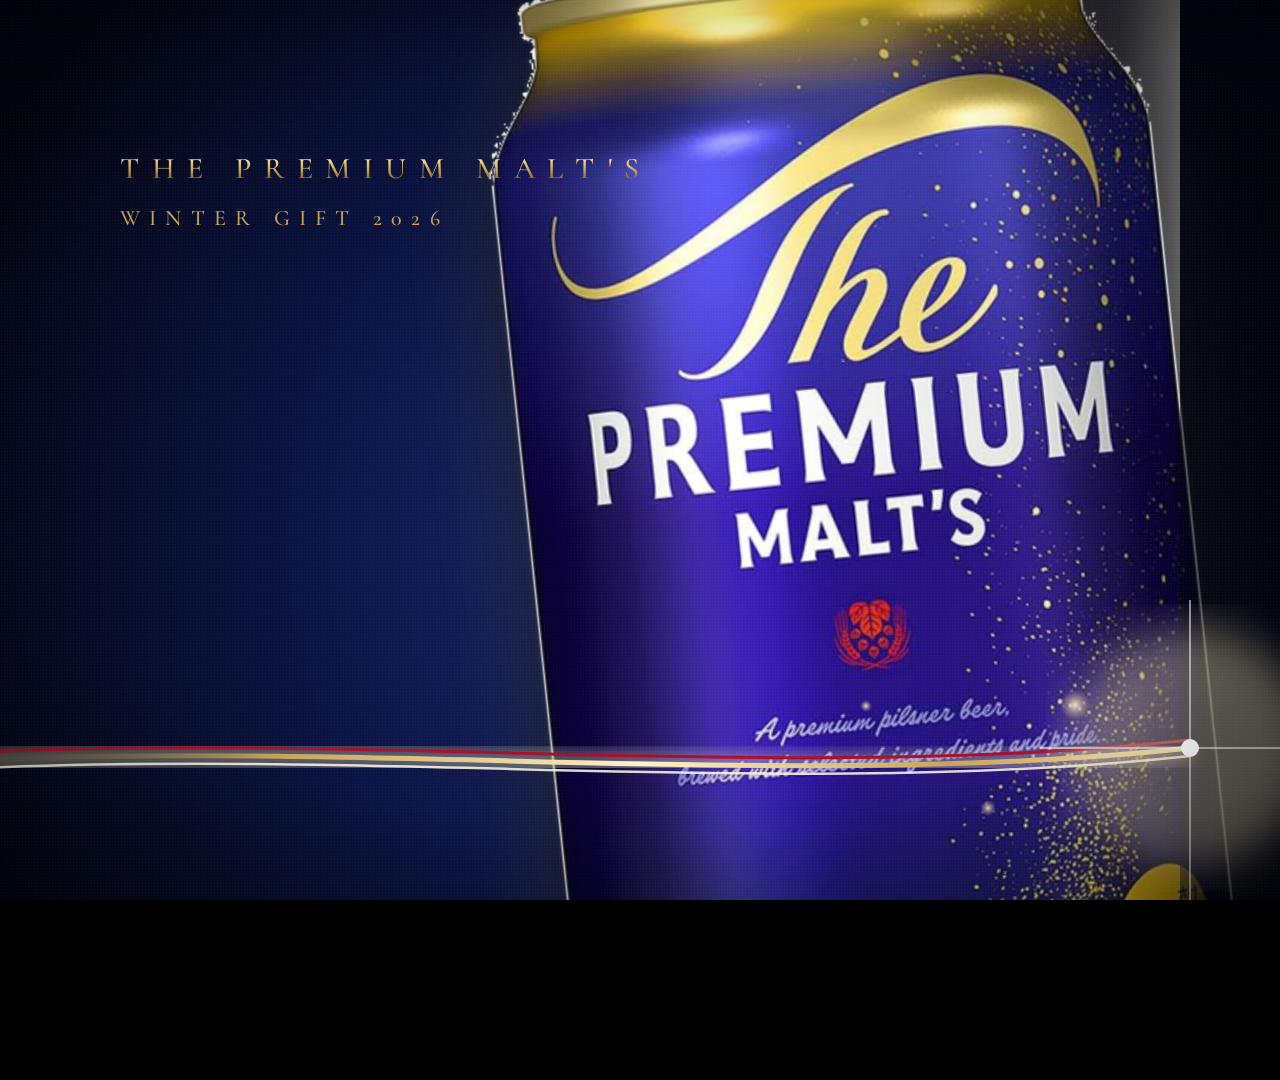
<file: oseibo2026-opening/storyboard/frames.html>
<!doctype html>
<html lang="ja">
<head>
<meta charset="utf-8">
<title>お歳暮オープニング 絵コンテ v2</title>
<link href="https://fonts.googleapis.com/css2?family=Shippori+Mincho+B1:wght@500;600;700&family=Cormorant+Garamond:ital,wght@0,400;0,500;0,600;1,500&display=swap" rel="stylesheet">
<style>
:root{--ink:#02040f;--navy:#0a1440;--navy2:#13226a;--gold:#c8a456;--gold2:#f3dfa6;--gold3:#7d6224;--red:#a8102a;--cream:#f7f0de}
*{margin:0;padding:0;box-sizing:border-box}
html,body{width:1920px;height:1080px;overflow:hidden;background:#000}
.f{position:absolute;inset:0;overflow:hidden;display:none;font-family:"Shippori Mincho B1",serif;color:var(--cream);
  background:radial-gradient(80% 90% at 50% 45%,#0f1c58 0%,#081035 45%,var(--ink) 100%)}
.f.on{display:block}
.abs{position:absolute}
.en{font-family:"Cormorant Garamond",serif;letter-spacing:.42em;font-weight:500}
.gt{background:linear-gradient(180deg,#fff6d2 0%,#f0d58d 30%,#c8a456 55%,#8e6f2a 75%,#e9cf8a 100%);-webkit-background-clip:text;background-clip:text;color:transparent}
.hero{filter:drop-shadow(0 40px 50px rgba(0,0,0,.7)) drop-shadow(0 0 2px rgba(243,223,166,.3))}
.refl{-webkit-box-reflect:below -2px linear-gradient(transparent 72%,rgba(255,255,255,.22))}
/* noshi card used only as atmosphere: tinted gold, blurred, masked */
.atmo{position:absolute;background:url(assets/noshi-pattern.png) 0 0/390px auto repeat;filter:grayscale(1) sepia(1) saturate(1.6) brightness(.55) contrast(1.25) blur(1.5px);
  mix-blend-mode:screen;opacity:.35}
.floor{position:absolute;left:0;right:0;height:300px;bottom:0;background:linear-gradient(180deg,rgba(200,164,86,.0),rgba(200,164,86,.08) 30%,rgba(0,0,0,.6));}
.floorline{position:absolute;left:0;right:0;height:1px;background:linear-gradient(90deg,transparent,rgba(243,223,166,.7),transparent)}
.spot{position:absolute;border-radius:50%;pointer-events:none}
.bk{position:absolute;border-radius:50%;background:radial-gradient(circle,rgba(255,240,200,.9) 0%,rgba(243,223,166,.4) 35%,rgba(200,164,86,0) 70%)}
.vign{position:absolute;inset:0;background:radial-gradient(100% 85% at 50% 50%,transparent 50%,rgba(0,0,0,.75) 100%);pointer-events:none}
.grain{position:absolute;inset:0;opacity:.06;background-image:radial-gradient(rgba(255,255,255,.8) 1px,transparent 1px);background-size:3px 3px}
.rule{display:inline-block;width:80px;height:1px;background:var(--gold);vertical-align:middle;margin:0 24px}
.anno{display:none}body.annotate .anno{display:block}
.badge{position:absolute;left:36px;top:30px;padding:10px 22px;background:rgba(0,0,0,.75);border:2px solid #fff;font:700 30px/1.2 "Shippori Mincho B1",serif;color:#fff;z-index:50}
.badge b{color:#ffd76a;margin-right:14px}
.note{position:absolute;z-index:50;background:rgba(255,255,255,.93);color:#111;font:600 24px/1.45 "Shippori Mincho B1",serif;padding:8px 16px;border-left:6px solid #c8102e}
.ar{position:absolute;left:0;top:0;z-index:49}
</style>
</head>
<body>
<svg width="0" height="0" style="position:absolute"><defs>
 <linearGradient id="g" x1="0" x2="1"><stop offset="0" stop-color="#7d6224" stop-opacity="0"/><stop offset=".25" stop-color="#c8a456"/><stop offset=".55" stop-color="#fff3c8"/><stop offset=".8" stop-color="#c8a456"/><stop offset="1" stop-color="#f3dfa6"/></linearGradient>
 <linearGradient id="gs" x1="0" x2="1"><stop offset="0" stop-color="#7d6224"/><stop offset=".5" stop-color="#f3dfa6"/><stop offset="1" stop-color="#c8a456"/></linearGradient>
 <filter id="bl"><feGaussianBlur stdDeviation="8"/></filter>
 <filter id="bl2"><feGaussianBlur stdDeviation="22"/></filter>
 <marker id="ah" viewBox="0 0 10 10" refX="6" refY="5" markerWidth="5" markerHeight="5" orient="auto"><path d="M0 0L10 5L0 10z" fill="#fff"/></marker>
</defs></svg>

<!-- CUT1 引く: dark → gold thread pulled right, light follows and reveals hero can -->
<section class="f" id="f1" style="background:var(--ink)">
  <!-- light revealed by the pull (left→edge at x=1180) -->
  <div class="abs" style="left:0;top:0;width:1180px;height:1080px;background:radial-gradient(70% 80% at 62% 50%,#1b2c7a 0%,#0b1545 50%,#02040f 100%)"></div>
  <div class="abs" style="left:880px;top:0;width:300px;height:1080px;background:linear-gradient(90deg,transparent,rgba(243,223,166,.18) 80%,rgba(255,246,210,.45))"></div>
  <!-- hero can, rim lit, partly in shadow on right -->
  <img class="abs hero" src="assets/can-pm.png" style="left:520px;top:-60px;height:1250px;transform:rotate(-6deg)">
  <div class="abs" style="left:1180px;top:0;width:740px;height:1080px;background:linear-gradient(90deg,rgba(2,4,15,.55),#02040f 30%)"></div>
  <!-- thread -->
  <svg class="abs" style="left:0;top:0" width="1920" height="1080">
    <path d="M-20 760 C 400 742, 800 790, 1190 748" stroke="#fff3c8" stroke-width="26" fill="none" opacity=".35" filter="url(#bl)"/>
    <path d="M-20 752 C 400 734, 800 782, 1190 740" stroke="#a8102a" stroke-width="3" fill="none"/>
    <path d="M-20 760 C 400 742, 800 790, 1190 748" stroke="url(#g)" stroke-width="5" fill="none"/>
    <path d="M-20 768 C 400 750, 800 798, 1190 756" stroke="#f7f0de" stroke-width="2.5" fill="none" opacity=".9"/>
    <circle cx="1190" cy="748" r="120" fill="#fff3c8" opacity=".35" filter="url(#bl2)"/>
    <circle cx="1190" cy="748" r="9" fill="#fff"/>
    <path d="M1190 600 L1190 900 M1040 748 L1340 748" stroke="#fff" stroke-width="1.5" opacity=".7"/>
  </svg>
  <div class="bk" style="left:1060px;top:690px;width:30px;height:30px"></div>
  <div class="bk" style="left:980px;top:800px;width:16px;height:16px"></div>
  <div class="bk" style="left:860px;top:700px;width:12px;height:12px"></div>
  <div class="abs" style="left:120px;top:150px">
    <div class="en gt" style="font-size:30px">THE PREMIUM MALT'S</div>
    <div class="en" style="font-size:22px;margin-top:18px;color:#c8a456">WINTER GIFT 2026</div>
  </div>
  <div class="grain"></div><div class="vign"></div>
  <div class="anno badge"><b>CUT 1</b>0.0–2.5s ｜ 引く</div>
  <svg class="anno ar" width="1920" height="1080"><path d="M1260 640 L1720 640" stroke="#fff" stroke-width="8" stroke-dasharray="22 14" marker-end="url(#ah)"/></svg>
  <div class="anno note" style="left:1250px;top:520px">金の水引が右へ引かれ、光が後を追う</div>
  <div class="anno note" style="left:1250px;top:850px">光が当たった所から缶がリムライトで浮かぶ<br>（缶は画面からはみ出す大きさ＝インパクト）</div>
</section>

<!-- CUT2 結ぶ: premium gift box hero, noshi used only as atmosphere -->
<section class="f" id="f2">
  <div class="atmo" style="inset:-40px;-webkit-mask:radial-gradient(60% 70% at 50% 40%,transparent 30%,#000 80%);mask:radial-gradient(60% 70% at 50% 40%,transparent 30%,#000 80%)"></div>
  <div class="abs" style="inset:0;background:radial-gradient(40% 45% at 50% 52%,rgba(243,223,166,.22),transparent 70%)"></div>
  <div class="floor"></div><div class="floorline" style="bottom:258px"></div>
  <img class="abs hero refl" src="assets/gift-pm.png" style="left:420px;top:240px;width:1080px">
  <svg class="abs" style="left:0;top:0" width="1920" height="1080">
    <path d="M-20 880 C 300 860, 500 900, 760 840 S 1300 770, 1520 640 S 1760 470, 1940 470" stroke="url(#g)" stroke-width="4" fill="none"/>
    <path d="M-20 888 C 300 868, 500 908, 760 848 S 1300 778, 1520 648 S 1760 478, 1940 478" stroke="#a8102a" stroke-width="2" fill="none"/>
  </svg>
  <div class="abs" style="left:0;width:1920px;top:110px;text-align:center">
    <div class="gt" style="font-size:70px;font-weight:600;letter-spacing:.3em">一年の、ありがとうを。</div>
  </div>
  <div class="bk" style="left:300px;top:300px;width:22px;height:22px"></div>
  <div class="bk" style="left:1600px;top:330px;width:30px;height:30px"></div>
  <div class="bk" style="left:1480px;top:220px;width:12px;height:12px"></div>
  <div class="grain"></div><div class="vign"></div>
  <div class="anno badge"><b>CUT 2</b>2.5–5.0s ｜ 結ぶ</div>
  <svg class="anno ar" width="1920" height="1080"><path d="M120 960 C 600 960, 1300 900, 1780 560" stroke="#fff" stroke-width="7" stroke-dasharray="20 12" fill="none" marker-end="url(#ah)"/></svg>
  <div class="anno note" style="left:60px;top:200px">背景の和柄＝お歳暮カードを金色に染めて<br>ぼかし、周囲に薄くにじませるだけ</div>
  <div class="anno note" style="left:1180px;top:930px">水引が箱の下をくぐり、ゆっくりドリーイン</div>
</section>

<!-- CUT3 迎春: big eto can hero, scale contrast -->
<section class="f" id="f3" style="background:radial-gradient(80% 90% at 60% 45%,#1a1450 0%,#0a0c33 45%,var(--ink) 100%)">
  <div class="atmo" style="left:-200px;top:-100px;width:1000px;height:700px;opacity:.28;transform:rotate(-8deg);-webkit-mask:radial-gradient(closest-side,#000,transparent);mask:radial-gradient(closest-side,#000,transparent)"></div>
  <div class="abs" style="left:1030px;top:520px;width:0;height:0"><div class="abs" style="left:-700px;top:-700px;width:1400px;height:1400px;border-radius:50%;background:radial-gradient(circle,rgba(243,223,166,.32),transparent 60%)"></div></div>
  <img class="abs" src="assets/can-etok.png" style="left:1440px;top:250px;height:600px;filter:blur(5px) brightness(.6);transform:rotate(6deg)">
  <div class="floorline" style="bottom:150px;opacity:.6"></div>
  <img class="abs hero refl" src="assets/can-eto.png" style="left:760px;top:60px;height:920px;transform:rotate(-3deg)">
  <div class="abs" style="left:140px;top:300px">
    <div class="en gt" style="font-size:28px">NEW YEAR 2027</div>
    <div style="font-size:170px;font-weight:600;line-height:1.1;margin-top:18px;letter-spacing:.08em" class="gt">迎春</div>
    <div style="font-size:40px;margin-top:30px;letter-spacing:.3em;color:#f7f0de">干支デザイン缶</div>
    <div class="en" style="font-size:20px;margin-top:22px;color:#c8a456">YEAR OF THE SHEEP</div>
  </div>
  <div class="bk" style="left:700px;top:160px;width:26px;height:26px"></div>
  <div class="bk" style="left:1340px;top:120px;width:18px;height:18px"></div>
  <div class="bk" style="left:1700px;top:820px;width:34px;height:34px;opacity:.6"></div>
  <div class="grain"></div><div class="vign"></div>
  <div class="anno badge"><b>CUT 3</b>5.0–7.5s ｜ 迎える</div>
  <svg class="anno ar" width="1920" height="1080"><path d="M1460 940 A 300 80 0 0 1 860 940" stroke="#fff" stroke-width="7" stroke-dasharray="20 12" fill="none" marker-end="url(#ah)"/></svg>
  <div class="anno note" style="left:1250px;top:960px">干支缶がゆっくり15°回転（ターンテーブル）</div>
  <div class="anno note" style="left:1420px;top:150px">奥の香るエール干支缶はボケで<br>大小・前後のメリハリ</div>
</section>

<!-- CUT4 注ぐ: glass hero, bubbles -->
<section class="f" id="f4" style="background:radial-gradient(60% 80% at 52% 45%,#2a2558 0%,#0b1440 45%,var(--ink) 100%)">
  <div class="abs" style="left:1000px;top:480px;width:0;height:0"><div class="abs" style="left:-1000px;top:-1000px;width:2000px;height:2000px;opacity:.12;background:repeating-conic-gradient(#f3dfa6 0 1.2deg,transparent 1.2deg 9deg);-webkit-mask:radial-gradient(circle,#000 5%,transparent 55%);mask:radial-gradient(circle,#000 5%,transparent 55%)"></div></div>
  <div class="abs" style="left:640px;top:180px;width:700px;height:800px;border-radius:50%;background:radial-gradient(closest-side,rgba(255,214,120,.45),transparent)"></div>
  <img class="abs" src="assets/can-pm.png" style="left:260px;top:330px;height:620px;filter:blur(4px) brightness(.55);transform:rotate(-5deg)">
  <div class="floorline" style="bottom:70px;opacity:.5"></div>
  <img class="abs hero" src="assets/glass.png" style="left:790px;top:-40px;height:1110px">
  <div class="bk" style="left:900px;top:460px;width:12px;height:12px"></div><div class="bk" style="left:980px;top:380px;width:9px;height:9px"></div>
  <div class="bk" style="left:1040px;top:560px;width:11px;height:11px"></div><div class="bk" style="left:940px;top:660px;width:8px;height:8px"></div>
  <div class="bk" style="left:1010px;top:300px;width:7px;height:7px"></div>
  <div class="bk" style="left:1300px;top:140px;width:30px;height:30px;opacity:.6"></div>
  <div class="abs" style="left:1440px;top:250px;writing-mode:vertical-rl;font-size:62px;font-weight:600;letter-spacing:.28em;line-height:1.7">
    <span class="gt">いつもより、</span><br><span>少しいいビールを。</span></div>
  <div class="grain"></div><div class="vign"></div>
  <div class="anno badge"><b>CUT 4</b>7.5–10.0s ｜ 注ぐ</div>
  <svg class="anno ar" width="1920" height="1080"><path d="M720 800 L720 360" stroke="#fff" stroke-width="7" stroke-dasharray="18 12" marker-end="url(#ah)"/></svg>
  <div class="anno note" style="left:360px;top:180px">金の粒が泡に変わり上昇<br>泡がスローで盛り上がる</div>
  <div class="anno note" style="left:60px;top:960px">手前のグラスにピント／奥の缶はボケ</div>
</section>

<!-- CUT5 選ぶ: gift lineup with scale contrast -->
<section class="f" id="f5">
  <div class="atmo" style="inset:0;opacity:.2;-webkit-mask:linear-gradient(180deg,#000,transparent 55%);mask:linear-gradient(180deg,#000,transparent 55%)"></div>
  <div class="abs" style="inset:0;background:radial-gradient(45% 50% at 50% 58%,rgba(243,223,166,.25),transparent 70%)"></div>
  <div class="floor"></div><div class="floorline" style="bottom:200px"></div>
  <img class="abs" src="assets/gift-pm.png" style="left:-60px;top:470px;width:640px;filter:blur(4px) brightness(.5)">
  <img class="abs" src="assets/gift-mix.png" style="left:1370px;top:470px;width:620px;filter:blur(4px) brightness(.5)">
  <img class="abs hero refl" src="assets/gift-5.png" style="left:480px;top:330px;width:960px">
  <div class="abs" style="left:0;width:1920px;top:110px;text-align:center">
    <div class="en gt" style="font-size:26px">SPECIAL GIFT SELECTION</div>
    <div style="font-size:64px;font-weight:600;letter-spacing:.3em;margin-top:22px">お歳暮に、<span class="gt">プレモル。</span></div>
  </div>
  <div class="bk" style="left:430px;top:330px;width:20px;height:20px"></div><div class="bk" style="left:1460px;top:300px;width:26px;height:26px"></div>
  <div class="grain"></div><div class="vign"></div>
  <div class="anno badge"><b>CUT 5</b>10.0–12.5s ｜ 選ぶ</div>
  <svg class="anno ar" width="1920" height="1080"><path d="M300 420 L540 420" stroke="#fff" stroke-width="7" stroke-dasharray="18 12" marker-end="url(#ah)"/><path d="M1620 420 L1380 420" stroke="#fff" stroke-width="7" stroke-dasharray="18 12" marker-end="url(#ah)"/></svg>
  <div class="anno note" style="left:60px;top:300px">中央の5種セットにピント送り</div>
  <div class="anno note" style="left:1350px;top:960px">左右のセットはボケのまま奥に</div>
</section>

<!-- CUT6 贈る: final -->
<section class="f" id="f6" style="background:radial-gradient(70% 80% at 50% 62%,#14226a 0%,#081035 45%,var(--ink) 100%)">
  <div class="atmo" style="inset:0;opacity:.18;-webkit-mask:radial-gradient(70% 70% at 50% 60%,transparent 35%,#000 85%);mask:radial-gradient(70% 70% at 50% 60%,transparent 35%,#000 85%)"></div>
  <div class="abs" style="left:560px;top:420px;width:800px;height:700px;border-radius:50%;background:radial-gradient(closest-side,rgba(243,223,166,.35),transparent)"></div>
  <div class="floor" style="height:200px"></div><div class="floorline" style="bottom:120px"></div>
  <img class="abs hero refl" src="assets/can-pm.png" style="left:770px;top:440px;height:520px;transform:rotate(-3deg)">
  <img class="abs hero refl" src="assets/glass.png" style="left:960px;top:400px;height:560px">
  <svg class="abs" style="left:0;top:0" width="1920" height="1080">
    <path d="M-20 968 C 500 958, 800 978, 960 968 S 1500 953, 1940 963" stroke="url(#g)" stroke-width="4" fill="none"/>
    <g transform="translate(960 968) scale(.6)" fill="none" stroke-width="3.5" stroke-linecap="round">
      <path d="M0 0 C -30 -45,-95 -45,-95 0 C -95 45,-30 45,0 0" stroke="url(#gs)"/>
      <path d="M0 0 C 30 -45, 95 -45, 95 0 C 95 45, 30 45, 0 0" stroke="url(#gs)"/>
      <path d="M0 0 C -20 -28,-60 -28,-60 0 C -60 28,-20 28,0 0" stroke="#a8102a"/>
      <path d="M0 0 C 20 -28, 60 -28, 60 0 C 60 28, 20 28, 0 0" stroke="#a8102a"/>
    </g>
  </svg>
  <div class="abs" style="left:0;width:1920px;top:100px;text-align:center">
    <div class="en gt" style="font-size:26px">THANK YOU, WITH PREMIUM MALT'S.</div>
    <div style="font-size:60px;font-weight:600;letter-spacing:.3em;margin-top:34px;line-height:1.5">一年のありがとうを、</div>
    <div class="gt" style="font-size:78px;font-weight:700;letter-spacing:.18em;line-height:1.45">とっておきのプレミアムビールで。</div>
  </div>
  <div class="abs" style="left:0;width:1920px;bottom:14px;text-align:center;font-size:22px;letter-spacing:.4em;color:#c8a456">2026 お歳暮<span class="rule"></span>酒のビッグボス 楽天市場店</div>
  <div class="bk" style="left:500px;top:500px;width:22px;height:22px"></div><div class="bk" style="left:1400px;top:560px;width:30px;height:30px"></div>
  <div class="grain"></div><div class="vign"></div>
  <div class="anno badge"><b>CUT 6</b>12.5–15.0s ｜ 贈る</div>
  <svg class="anno ar" width="1920" height="1080"><path d="M120 940 L820 940" stroke="#fff" stroke-width="7" stroke-dasharray="20 12" marker-end="url(#ah)"/></svg>
  <div class="anno note" style="left:60px;top:840px">水引が左→右へ走り、中央で結ばれて止まる</div>
  <div class="anno note" style="left:1340px;top:640px">コピーは1行ずつ<br>ふわっとフェードイン<br>→ 静止1.0s</div>
</section>

<script>
const q=new URLSearchParams(location.search);
document.getElementById('f'+(q.get('f')||'1')).classList.add('on');
if(q.get('anno')==='1')document.body.classList.add('annotate');
</script>
</body></html>
</file>
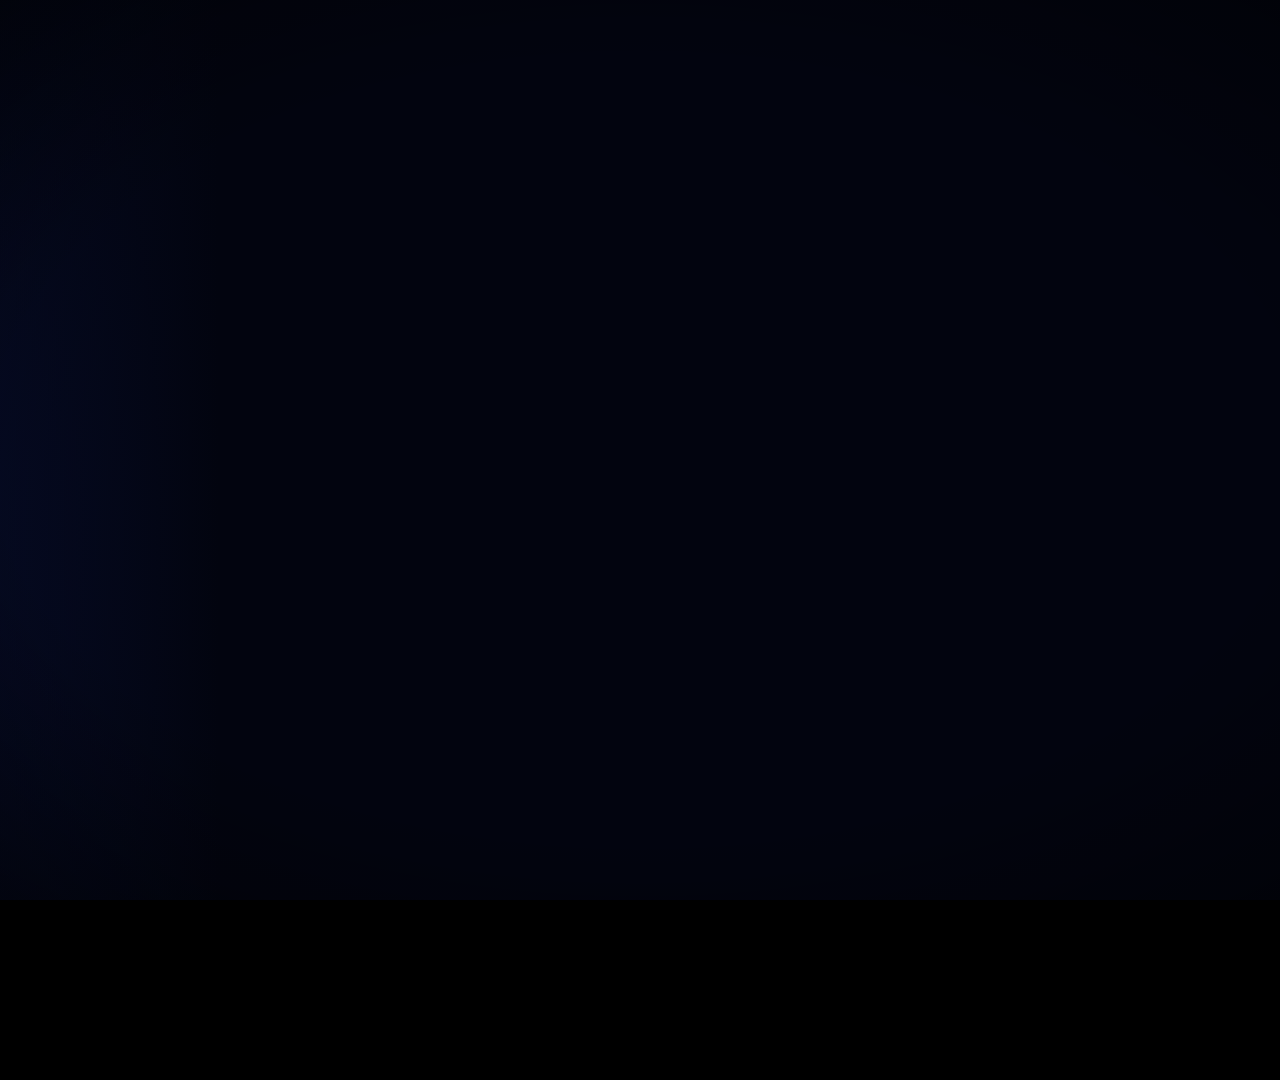
<file: oseibo2026-opening/video/video.html>
<!doctype html>
<html lang="ja"><head><meta charset="utf-8"><title>お歳暮オープニング 15s</title>
<link href="https://fonts.googleapis.com/css2?family=Shippori+Mincho+B1:wght@500;600;700&family=Cormorant+Garamond:wght@500;600&display=swap" rel="stylesheet">
<style>
:root{--ink:#02040f;--gold:#c8a456;--cream:#f7f0de}
*{margin:0;padding:0;box-sizing:border-box}
html,body{width:1920px;height:1080px;overflow:hidden;background:#000}
.sc{position:absolute;inset:0;overflow:hidden;opacity:0;font-family:"Shippori Mincho B1",serif;color:var(--cream);
  background:radial-gradient(80% 90% at 50% 45%,#0f1c58 0%,#081035 45%,var(--ink) 100%)}
.abs{position:absolute}
.en{font-family:"Cormorant Garamond",serif;letter-spacing:.42em;font-weight:500}
.gt{background:linear-gradient(180deg,#fff6d2 0%,#f0d58d 30%,#c8a456 55%,#8e6f2a 75%,#e9cf8a 100%);-webkit-background-clip:text;background-clip:text;color:transparent}
.hero{filter:drop-shadow(0 40px 50px rgba(0,0,0,.7))}
.refl{-webkit-box-reflect:below -2px linear-gradient(transparent 72%,rgba(255,255,255,.22))}
.atmo{position:absolute;background:url(../storyboard/assets/noshi-pattern.png) 0 0/390px auto repeat;
  filter:grayscale(1) sepia(1) saturate(1.6) brightness(.55) contrast(1.25) blur(1.5px);mix-blend-mode:screen;opacity:.35}
.floor{position:absolute;left:0;right:0;height:300px;bottom:0;background:linear-gradient(180deg,rgba(200,164,86,0),rgba(200,164,86,.08) 30%,rgba(0,0,0,.6))}
.floorline{position:absolute;left:0;right:0;height:1px;background:linear-gradient(90deg,transparent,rgba(243,223,166,.7),transparent)}
.bk{position:absolute;border-radius:50%;background:radial-gradient(circle,rgba(255,240,200,.95) 0%,rgba(243,223,166,.4) 35%,rgba(200,164,86,0) 70%)}
.vign{position:absolute;inset:0;background:radial-gradient(100% 85% at 50% 50%,transparent 50%,rgba(0,0,0,.75) 100%);pointer-events:none;z-index:40}
.shine{position:absolute;-webkit-mask-size:100% 100%;mask-size:100% 100%;mix-blend-mode:screen}
.rule{display:inline-block;width:80px;height:1px;background:var(--gold);vertical-align:middle;margin:0 24px}
#dust{position:absolute;inset:0;z-index:45;pointer-events:none}
</style></head>
<body>
<svg width="0" height="0" style="position:absolute"><defs>
 <linearGradient id="g" x1="0" x2="1"><stop offset="0" stop-color="#7d6224" stop-opacity="0"/><stop offset=".2" stop-color="#c8a456"/><stop offset=".55" stop-color="#fff3c8"/><stop offset=".8" stop-color="#c8a456"/><stop offset="1" stop-color="#f3dfa6"/></linearGradient>
 <linearGradient id="gs" x1="0" x2="1"><stop offset="0" stop-color="#7d6224"/><stop offset=".5" stop-color="#f3dfa6"/><stop offset="1" stop-color="#c8a456"/></linearGradient>
 <filter id="bl"><feGaussianBlur stdDeviation="8"/></filter><filter id="bl2"><feGaussianBlur stdDeviation="24"/></filter>
 <clipPath id="c1"><rect id="c1r" x="0" y="0" width="0" height="1080"/></clipPath>
 <clipPath id="c2"><rect id="c2r" x="0" y="0" width="0" height="1080"/></clipPath>
 <clipPath id="c6"><rect id="c6r" x="0" y="0" width="0" height="1080"/></clipPath>
</defs></svg>

<!-- S1 -->
<section class="sc" id="s1" style="background:var(--ink)">
  <div class="abs" id="s1lit" style="left:0;top:0;width:1920px;height:1080px;background:radial-gradient(70% 80% at 45% 50%,#1b2c7a 0%,#0b1545 50%,#02040f 100%)">
    <img class="abs hero" id="s1can" src="../storyboard/assets/can-pm.png" style="left:620px;top:-60px;height:1250px">
    <div class="shine" id="s1shine" style="left:620px;top:-60px;width:520px;height:1250px;-webkit-mask-image:url(../storyboard/assets/can-pm.png);mask-image:url(../storyboard/assets/can-pm.png)"></div>
  </div>
  <div class="abs" id="s1glow" style="top:0;width:340px;height:1080px;background:linear-gradient(90deg,transparent,rgba(243,223,166,.16) 80%,rgba(255,246,210,.42))"></div>
  <div class="abs" id="s1dark" style="top:0;width:2600px;height:1080px;background:linear-gradient(90deg,rgba(2,4,15,.5),#02040f 260px)"></div>
  <svg class="abs" style="left:0;top:0" width="1920" height="1080">
    <g clip-path="url(#c1)"><g id="s1thread"></g></g>
    <circle id="s1h1" r="120" fill="#fff3c8" opacity=".35" filter="url(#bl2)"/>
    <circle id="s1h2" r="9" fill="#fff"/>
    <path id="s1h3" stroke="#fff" stroke-width="1.5" opacity=".7"/>
  </svg>
  <div class="abs" id="s1txt" style="left:120px;top:150px;opacity:0">
    <div class="en gt" style="font-size:30px">THE PREMIUM MALT'S</div>
    <div class="en" style="font-size:22px;margin-top:18px;color:#c8a456">WINTER GIFT 2026</div>
  </div>
</section>

<!-- S2 -->
<section class="sc" id="s2">
  <div class="atmo" id="s2atmo" style="inset:-60px;-webkit-mask:radial-gradient(60% 70% at 50% 40%,transparent 30%,#000 80%);mask:radial-gradient(60% 70% at 50% 40%,transparent 30%,#000 80%)"></div>
  <div class="abs" style="inset:0;background:radial-gradient(40% 45% at 50% 52%,rgba(243,223,166,.22),transparent 70%)"></div>
  <div class="floor"></div><div class="floorline" style="bottom:258px"></div>
  <div class="abs" id="s2cam" style="inset:0;transform-origin:50% 60%">
    <img class="abs hero refl" src="../storyboard/assets/gift-pm.png" style="left:420px;top:240px;width:1080px">
    <svg class="abs" style="left:0;top:0" width="1920" height="1080"><g clip-path="url(#c2)">
      <path d="M-20 880 C 300 860, 500 900, 760 840 S 1300 770, 1520 640 S 1760 470, 1940 470" stroke="url(#g)" stroke-width="4" fill="none"/>
      <path d="M-20 888 C 300 868, 500 908, 760 848 S 1300 778, 1520 648 S 1760 478, 1940 478" stroke="#a8102a" stroke-width="2" fill="none"/>
    </g></svg>
  </div>
  <div class="abs" id="s2txt" style="left:0;width:1920px;top:110px;text-align:center;opacity:0">
    <div class="gt" id="s2copy" style="font-size:70px;font-weight:600;letter-spacing:.3em">一年の、ありがとうを。</div>
  </div>
</section>

<!-- S3 -->
<section class="sc" id="s3" style="background:radial-gradient(80% 90% at 60% 45%,#1a1450 0%,#0a0c33 45%,var(--ink) 100%)">
  <div class="atmo" style="left:-200px;top:-100px;width:1000px;height:700px;opacity:.28;transform:rotate(-8deg);-webkit-mask:radial-gradient(closest-side,#000,transparent);mask:radial-gradient(closest-side,#000,transparent)"></div>
  <div class="abs" style="left:330px;top:-180px;width:1400px;height:1400px;border-radius:50%;background:radial-gradient(circle,rgba(243,223,166,.32),transparent 60%)"></div>
  <img class="abs" id="s3back" src="../storyboard/assets/can-etok.png" style="left:1440px;top:250px;height:600px;filter:blur(5px) brightness(.6)">
  <div class="floorline" style="bottom:150px;opacity:.6"></div>
  <div class="abs" id="s3hero" style="left:760px;top:60px;width:533px;height:920px;transform-origin:50% 90%">
    <img class="abs hero refl" src="../storyboard/assets/can-eto.png" style="left:0;top:0;height:920px">
    <div class="shine" id="s3shine" style="left:0;top:0;width:533px;height:920px;-webkit-mask-image:url(../storyboard/assets/can-eto.png);mask-image:url(../storyboard/assets/can-eto.png)"></div>
  </div>
  <div class="abs" id="s3txt" style="left:140px;top:300px">
    <div class="en gt s3l" style="font-size:28px">NEW YEAR 2027</div>
    <div class="gt s3l" style="font-size:170px;font-weight:600;line-height:1.1;margin-top:18px;letter-spacing:.08em">迎春</div>
    <div class="s3l" style="font-size:40px;margin-top:30px;letter-spacing:.3em">干支デザイン缶</div>
    <div class="en s3l" style="font-size:20px;margin-top:22px;color:#c8a456">YEAR OF THE SHEEP</div>
  </div>
</section>

<!-- S4 -->
<section class="sc" id="s4" style="background:radial-gradient(60% 80% at 52% 45%,#2a2558 0%,#0b1440 45%,var(--ink) 100%)">
  <div class="abs" id="s4rays" style="left:0;top:-520px;width:2000px;height:2000px;opacity:.12;background:repeating-conic-gradient(#f3dfa6 0 1.2deg,transparent 1.2deg 9deg);-webkit-mask:radial-gradient(circle,#000 5%,transparent 55%);mask:radial-gradient(circle,#000 5%,transparent 55%)"></div>
  <div class="abs" style="left:640px;top:180px;width:700px;height:800px;border-radius:50%;background:radial-gradient(closest-side,rgba(255,214,120,.45),transparent)"></div>
  <img class="abs" id="s4back" src="../storyboard/assets/can-pm.png" style="left:260px;top:330px;height:620px;filter:blur(4px) brightness(.55)">
  <div class="floorline" style="bottom:70px;opacity:.5"></div>
  <div class="abs" id="s4cam" style="left:790px;top:-40px;width:450px;height:1110px;transform-origin:50% 40%">
    <img class="abs hero" src="../storyboard/assets/glass.png" style="left:0;top:0;height:1110px">
    <div class="abs" id="s4bub" style="inset:0"></div>
  </div>
  <div class="abs" style="left:1440px;top:250px;writing-mode:vertical-rl;font-size:62px;font-weight:600;letter-spacing:.28em;line-height:1.7">
    <span class="gt s4l">いつもより、</span><br><span class="s4l">少しいいビールを。</span></div>
</section>

<!-- S5 -->
<section class="sc" id="s5">
  <div class="atmo" style="inset:0;opacity:.2;-webkit-mask:linear-gradient(180deg,#000,transparent 55%);mask:linear-gradient(180deg,#000,transparent 55%)"></div>
  <div class="abs" style="inset:0;background:radial-gradient(45% 50% at 50% 58%,rgba(243,223,166,.25),transparent 70%)"></div>
  <div class="floor"></div><div class="floorline" style="bottom:200px"></div>
  <img class="abs" id="s5l" src="../storyboard/assets/gift-pm.png" style="left:-60px;top:470px;width:640px">
  <img class="abs" id="s5r" src="../storyboard/assets/gift-mix.png" style="left:1370px;top:470px;width:620px">
  <img class="abs hero refl" id="s5c" src="../storyboard/assets/gift-5.png" style="left:480px;top:330px;width:960px;transform-origin:50% 80%">
  <div class="abs" style="left:0;width:1920px;top:110px;text-align:center">
    <div class="en gt s5t" style="font-size:26px">SPECIAL GIFT SELECTION</div>
    <div class="s5t" style="font-size:64px;font-weight:600;letter-spacing:.3em;margin-top:22px">お歳暮に、<span class="gt">プレモル。</span></div>
  </div>
</section>

<!-- S6 -->
<section class="sc" id="s6" style="background:radial-gradient(70% 80% at 50% 62%,#14226a 0%,#081035 45%,var(--ink) 100%)">
  <div class="atmo" style="inset:0;opacity:.18;-webkit-mask:radial-gradient(70% 70% at 50% 60%,transparent 35%,#000 85%);mask:radial-gradient(70% 70% at 50% 60%,transparent 35%,#000 85%)"></div>
  <div class="abs" id="s6spot" style="left:560px;top:420px;width:800px;height:700px;border-radius:50%;background:radial-gradient(closest-side,rgba(243,223,166,.35),transparent)"></div>
  <div class="floor" style="height:200px"></div><div class="floorline" style="bottom:120px"></div>
  <div class="abs" id="s6prod" style="inset:0">
    <img class="abs hero refl" src="../storyboard/assets/can-pm.png" style="left:770px;top:440px;height:520px;transform:rotate(-3deg)">
    <img class="abs hero refl" src="../storyboard/assets/glass.png" style="left:960px;top:400px;height:560px">
  </div>
  <svg class="abs" style="left:0;top:0" width="1920" height="1080">
    <g clip-path="url(#c6)"><path d="M-20 968 C 500 958, 800 978, 960 968 S 1500 953, 1940 963" stroke="url(#g)" stroke-width="4" fill="none"/></g>
    <g id="s6bow" transform="translate(960 968) scale(.6)" fill="none" stroke-width="3.5" stroke-linecap="round" opacity="0">
      <path d="M0 0 C -30 -45,-95 -45,-95 0 C -95 45,-30 45,0 0" stroke="url(#gs)"/><path d="M0 0 C 30 -45, 95 -45, 95 0 C 95 45, 30 45, 0 0" stroke="url(#gs)"/>
      <path d="M0 0 C -20 -28,-60 -28,-60 0 C -60 28,-20 28,0 0" stroke="#a8102a"/><path d="M0 0 C 20 -28, 60 -28, 60 0 C 60 28, 20 28, 0 0" stroke="#a8102a"/>
    </g>
  </svg>
  <div class="abs" style="left:0;width:1920px;top:100px;text-align:center">
    <div class="en gt s6t" style="font-size:26px">THANK YOU, WITH PREMIUM MALT'S.</div>
    <div class="s6t" style="font-size:60px;font-weight:600;letter-spacing:.3em;margin-top:34px;line-height:1.5">一年のありがとうを、</div>
    <div class="gt s6t" style="font-size:78px;font-weight:700;letter-spacing:.18em;line-height:1.45">とっておきのプレミアムビールで。</div>
  </div>
  <div class="abs s6t" style="left:0;width:1920px;bottom:14px;text-align:center;font-size:22px;letter-spacing:.4em;color:#c8a456">2026 お歳暮<span class="rule"></span>酒のビッグボス 楽天市場店</div>
</section>

<div id="dust"></div>
<div class="vign"></div>

<script>
const $=id=>document.getElementById(id), C=(v,a=0,b=1)=>Math.min(b,Math.max(a,v));
const P=(t,a,b)=>C((t-a)/(b-a)); // progress
const eo=x=>1-Math.pow(1-x,3), eio=x=>x<.5?4*x*x*x:1-Math.pow(-2*x+2,3)/2, lerp=(a,b,x)=>a+(b-a)*x;
let seed=7;const rnd=()=>(seed=(seed*16807)%2147483647)/2147483647;
// thread in S1
const ty=x=>748+16*Math.sin(x/260)+6*Math.sin(x/97);
(function(){let d=[0,-8,8];let cols=['#a8102a','url(#g)','#f7f0de'],w=[3,5,2.5];let g=$('s1thread');
 let mk=o=>{let s='';for(let x=-20;x<=1940;x+=10)s+=(x<0?'M':'L')+x+' '+(ty(x)+o).toFixed(1)+' ';return s};
 g.innerHTML=`<path d="${mk(0)}" stroke="#fff3c8" stroke-width="26" fill="none" opacity=".35" filter="url(#bl)"/>`+
   d.map((o,i)=>`<path d="${mk(o)}" stroke="${cols[i]}" stroke-width="${w[i]}" fill="none"/>`).join('');})();
// global dust
const dust=[];for(let i=0;i<46;i++){const e=document.createElement('div');e.className='bk';const s=4+rnd()*rnd()*30;
 e.style.width=e.style.height=s+'px';$('dust').appendChild(e);dust.push({e,x:rnd()*1920,y:rnd()*1080,v:10+rnd()*35,ph:rnd()*6.28,a:.25+rnd()*.6});}
// bubbles in glass
const bub=[];for(let i=0;i<34;i++){const e=document.createElement('div');e.className='bk';const s=4+rnd()*9;e.style.width=e.style.height=s+'px';
 $('s4bub').appendChild(e);bub.push({e,x:110+rnd()*230,y0:480+rnd()*560,v:120+rnd()*200,ph:rnd()});}
const W=[[0,2.5],[2.5,5],[5,7.5],[7.5,10],[10,12.5],[12.5,15.1]],F=.3;
function sceneOp(k,t){const[a,b]=W[k];let o=1;if(k>0)o=Math.min(o,P(t,a-F,a+F));if(k<5)o=Math.min(o,1-P(t,b-F,b+F));return o}
function shine(el,u,w){ // moving specular band, u 0..1
 const x=lerp(-60,160,u);el.style.background=`linear-gradient(105deg,transparent ${x-25}%,rgba(255,250,230,.0) ${x-18}%,rgba(255,250,230,.55) ${x}%,rgba(255,250,230,0) ${x+18}%,transparent ${x+25}%)`;}
window.render=function(t){
 for(let k=0;k<6;k++){const s=$('s'+(k+1)),o=sceneOp(k,t);s.style.opacity=o;s.style.visibility=o>0?'visible':'hidden';}
 // S1
 { const u=t; const hx=lerp(-40,1960,eio(P(u,.1,2.0)));
   $('c1r').setAttribute('width',Math.max(0,hx));
   const hy=ty(hx);$('s1h1').setAttribute('cx',hx);$('s1h1').setAttribute('cy',hy);$('s1h2').setAttribute('cx',hx);$('s1h2').setAttribute('cy',hy);
   const fl=P(u,.1,.25)*(1-P(u,1.9,2.2));$('s1h1').setAttribute('opacity',.35*fl);$('s1h2').setAttribute('opacity',fl);
   const cr=150*fl;$('s1h3').setAttribute('d',`M${hx} ${hy-cr} L${hx} ${hy+cr} M${hx-cr} ${hy} L${hx+cr} ${hy}`);$('s1h3').setAttribute('opacity',.7*fl);
   $('s1glow').style.left=(hx-340)+'px';$("s1glow").style.opacity=.75*fl;$('s1dark').style.left=hx+'px';
   const sc=lerp(1.1,1.0,eo(P(u,0,2.8)));$('s1can').style.transform=`scale(${sc}) rotate(${lerp(-8,-5,P(u,0,2.8))}deg)`;
   $('s1shine').style.transform=$('s1can').style.transform;shine($('s1shine'),P(u,1.2,2.4));
   $('s1txt').style.opacity=eo(P(u,1.3,2.0));$('s1txt').style.transform=`translateY(${lerp(14,0,eo(P(u,1.3,2.0)))}px)`;}
 // S2
 { const u=t-2.5; $('s2cam').style.transform=`scale(${lerp(1.0,1.07,eio(P(u,-.3,2.8)))})`;
   $('c2r').setAttribute('width',lerp(0,1960,eio(P(u,-.2,1.6))));
   const a=eo(P(u,.5,1.5));$('s2txt').style.opacity=a;$('s2copy').style.letterSpacing=lerp(.45,.3,a)+'em';
   $('s2atmo').style.transform=`translate(${lerp(0,-40,P(u,-.3,2.8))}px,0)`;}
 // S3
 { const u=t-5; const p=eio(P(u,-.3,2.8));
   $('s3hero').style.transform=`rotate(${lerp(-7,-2,p)}deg) scale(${lerp(1.06,1.0,p)}) translateX(${lerp(-30,0,p)}px)`;
   shine($('s3shine'),P(u,.2,2.2));
   $('s3back').style.transform=`translateX(${lerp(40,-30,p)}px) rotate(6deg)`;
   document.querySelectorAll('.s3l').forEach((e,i)=>{const a=eo(P(u,.3+i*.18,1.0+i*.18));e.style.opacity=a;e.style.transform=`translateY(${lerp(18,0,a)}px)`;});}
 // S4
 { const u=t-7.5; $('s4cam').style.transform=`scale(${lerp(1.0,1.07,eio(P(u,-.3,2.8)))})`;
   $('s4rays').style.transform=`rotate(${u*3}deg)`;
   $('s4back').style.transform=`translateX(${lerp(20,-20,P(u,-.3,2.8))}px) rotate(-5deg)`;
   bub.forEach(b=>{let y=b.y0-((u+.3)*b.v+b.ph*500)%480;b.e.style.left=(b.x+6*Math.sin(u*3+b.ph*9))+'px';b.e.style.top=y+'px';b.e.style.opacity=C((y-330)/80)*.9;});
   document.querySelectorAll('.s4l').forEach((e,i)=>{const a=eo(P(u,.4+i*.5,1.3+i*.5));e.style.opacity=a;e.style.display='inline-block';e.style.transform=`translateY(${lerp(-20,0,a)}px)`;});}
 // S5
 { const u=t-10; const f=eio(P(u,-.1,.9));
   $('s5c').style.filter=`blur(${lerp(7,0,f)}px) drop-shadow(0 40px 50px rgba(0,0,0,.7))`;
   $('s5c').style.transform=`scale(${lerp(1.0,1.05,eio(P(u,-.3,2.8)))})`;
   const side=`blur(${lerp(1.5,5,f)}px) brightness(${lerp(.75,.5,f)})`;$('s5l').style.filter=side;$('s5r').style.filter=side;
   $('s5l').style.transform=`translateX(${lerp(0,-30,P(u,-.3,2.8))}px)`;$('s5r').style.transform=`translateX(${lerp(0,30,P(u,-.3,2.8))}px)`;
   document.querySelectorAll('.s5t').forEach((e,i)=>{const a=eo(P(u,.4+i*.3,1.2+i*.3));e.style.opacity=a;});}
 // S6
 { const u=t-12.5; const a=eo(P(u,-.3,.9));
   $('s6prod').style.transform=`translateY(${lerp(30,0,a)}px)`;$('s6spot').style.opacity=lerp(.3,1,eo(P(u,0,1.2)));
   $('c6r').setAttribute('width',lerp(0,1960,eio(P(u,.2,1.4))));
   const bw=eo(P(u,.8,1.4));$('s6bow').setAttribute('opacity',bw);$('s6bow').setAttribute('transform',`translate(960 968) scale(${.6*lerp(.4,1,bw)})`);
   document.querySelectorAll('.s6t').forEach((e,i)=>{const b=eo(P(u,.3+i*.35,1.1+i*.35));e.style.opacity=b;e.style.transform=`translateY(${lerp(12,0,b)}px)`;});}
 // dust
 const dOp=P(t,.6,1.6);
 dust.forEach(d=>{let y=((d.y-t*d.v)%1180+1180)%1180-50;d.e.style.left=(d.x+20*Math.sin(t*.6+d.ph))+'px';d.e.style.top=y+'px';
   d.e.style.opacity=d.a*dOp*(.6+.4*Math.sin(t*2+d.ph));});
};
window.render(+(new URLSearchParams(location.search).get('t')||0));
</script>
</body></html>
</file>
